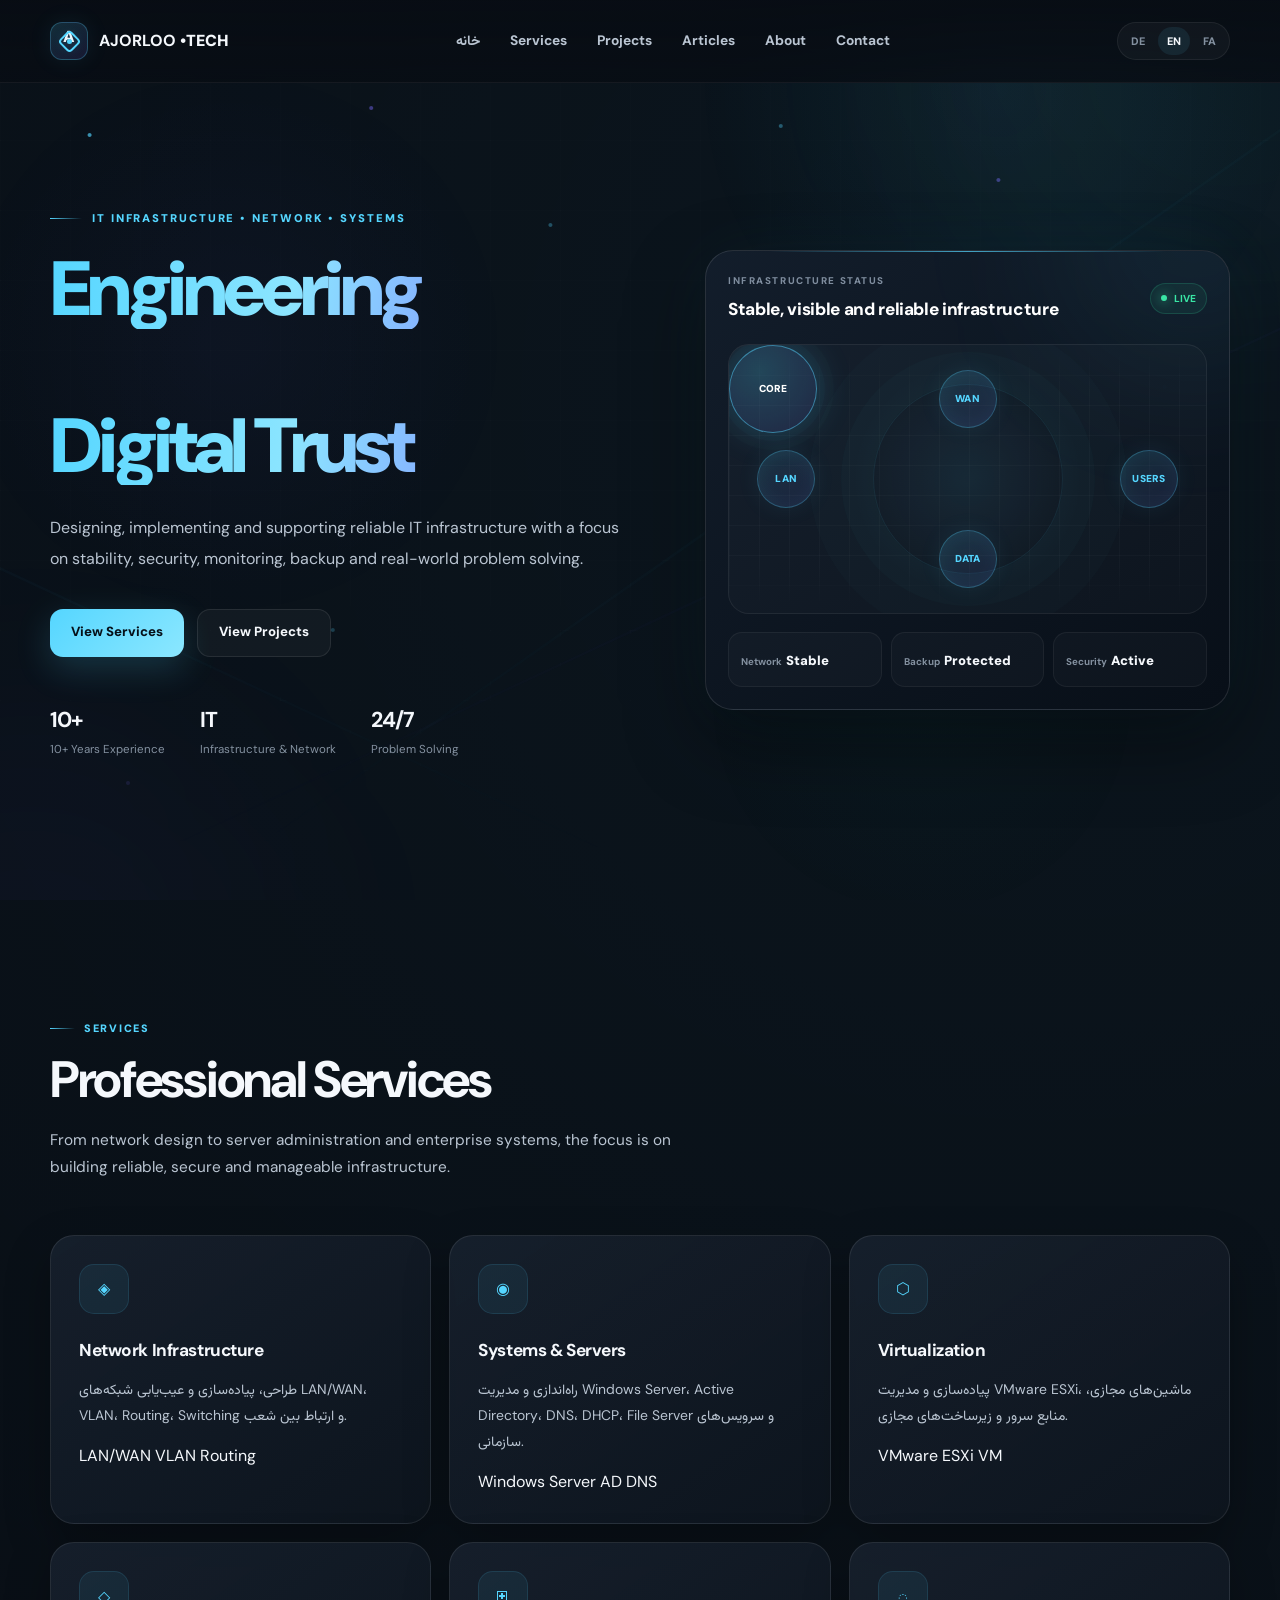
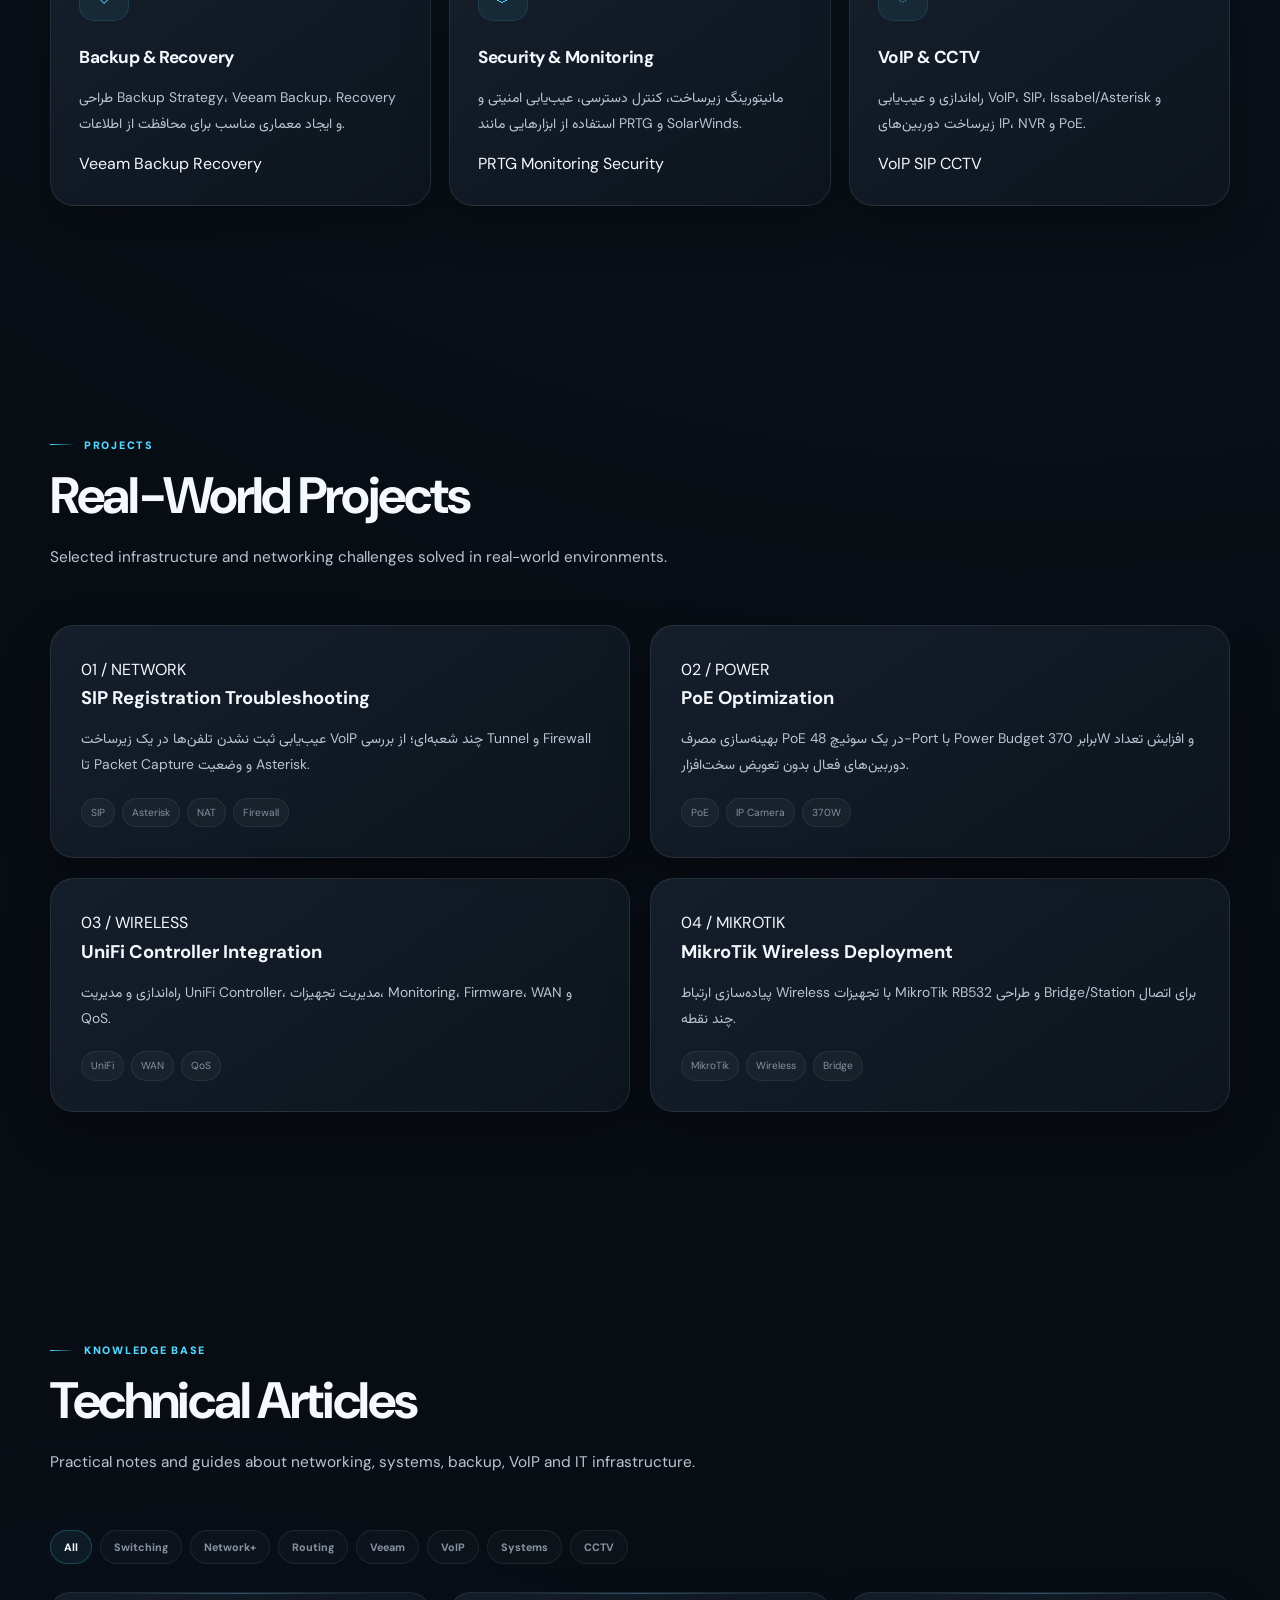
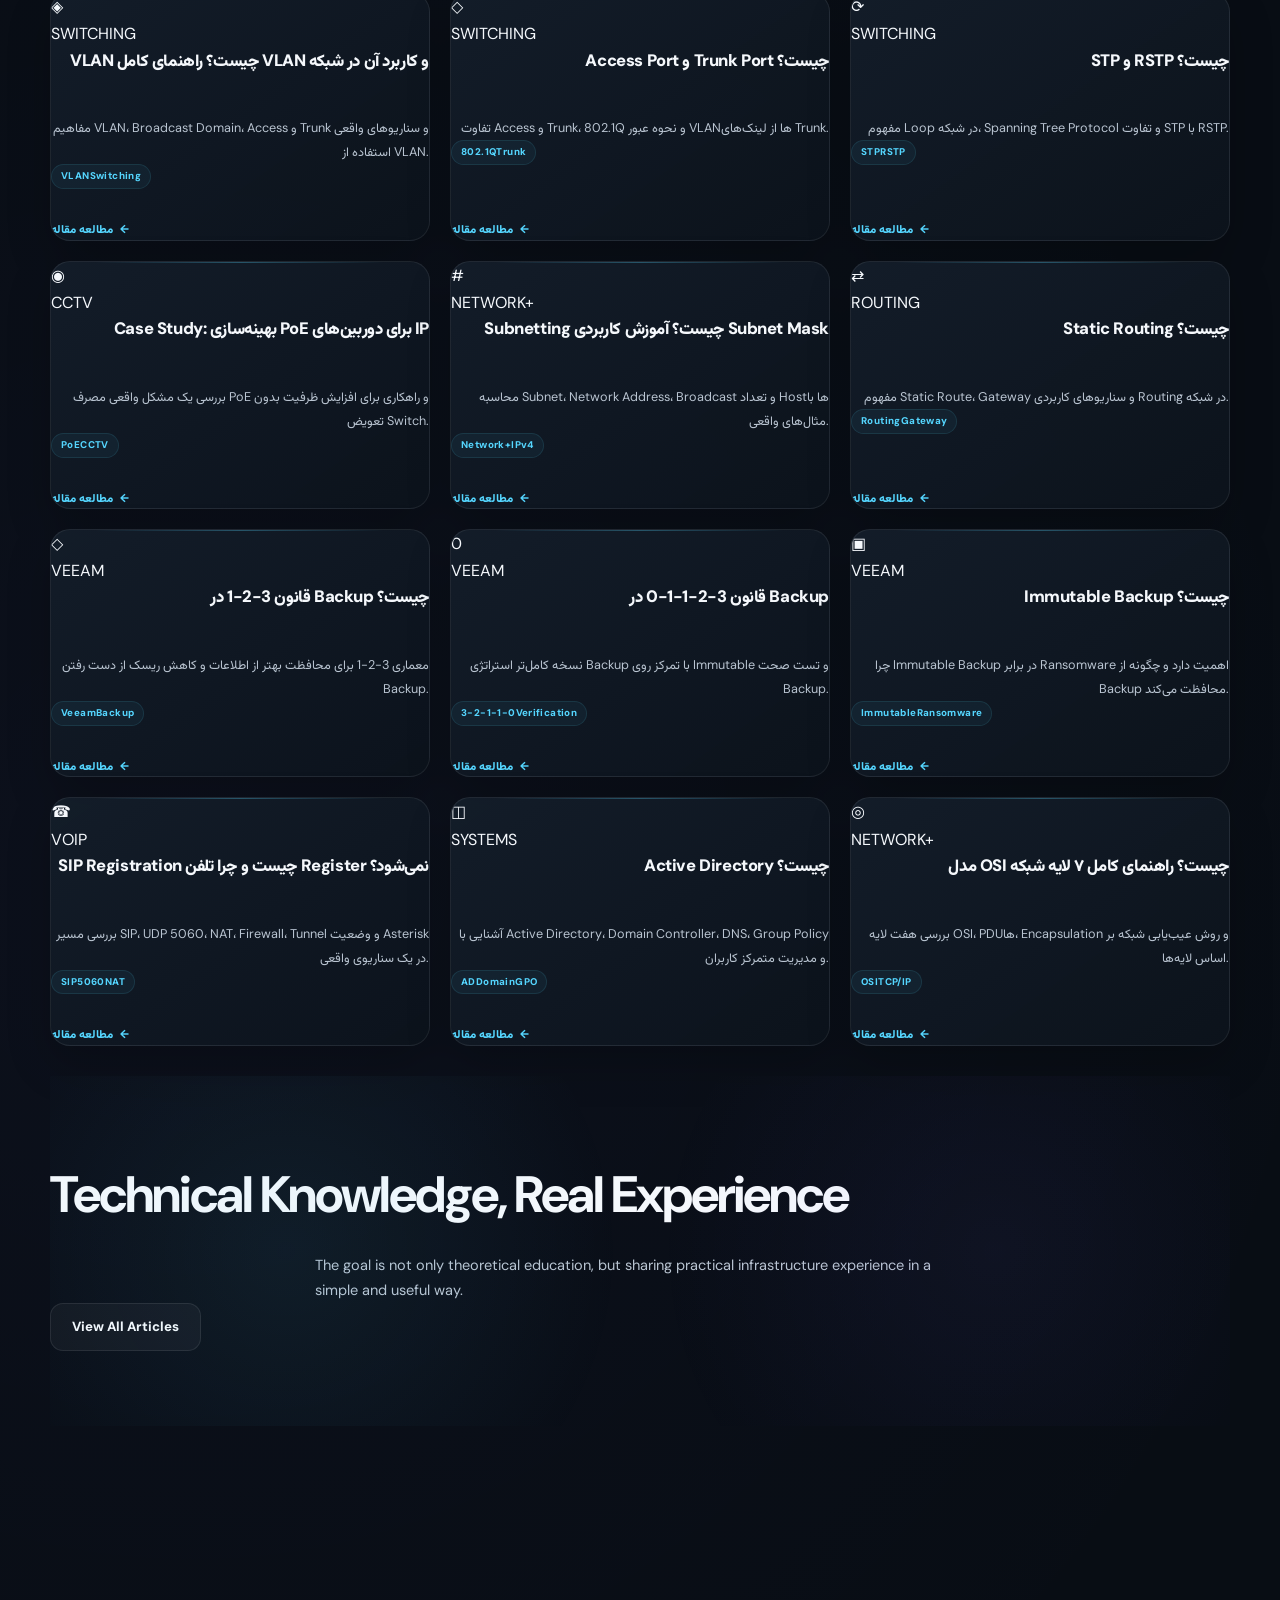
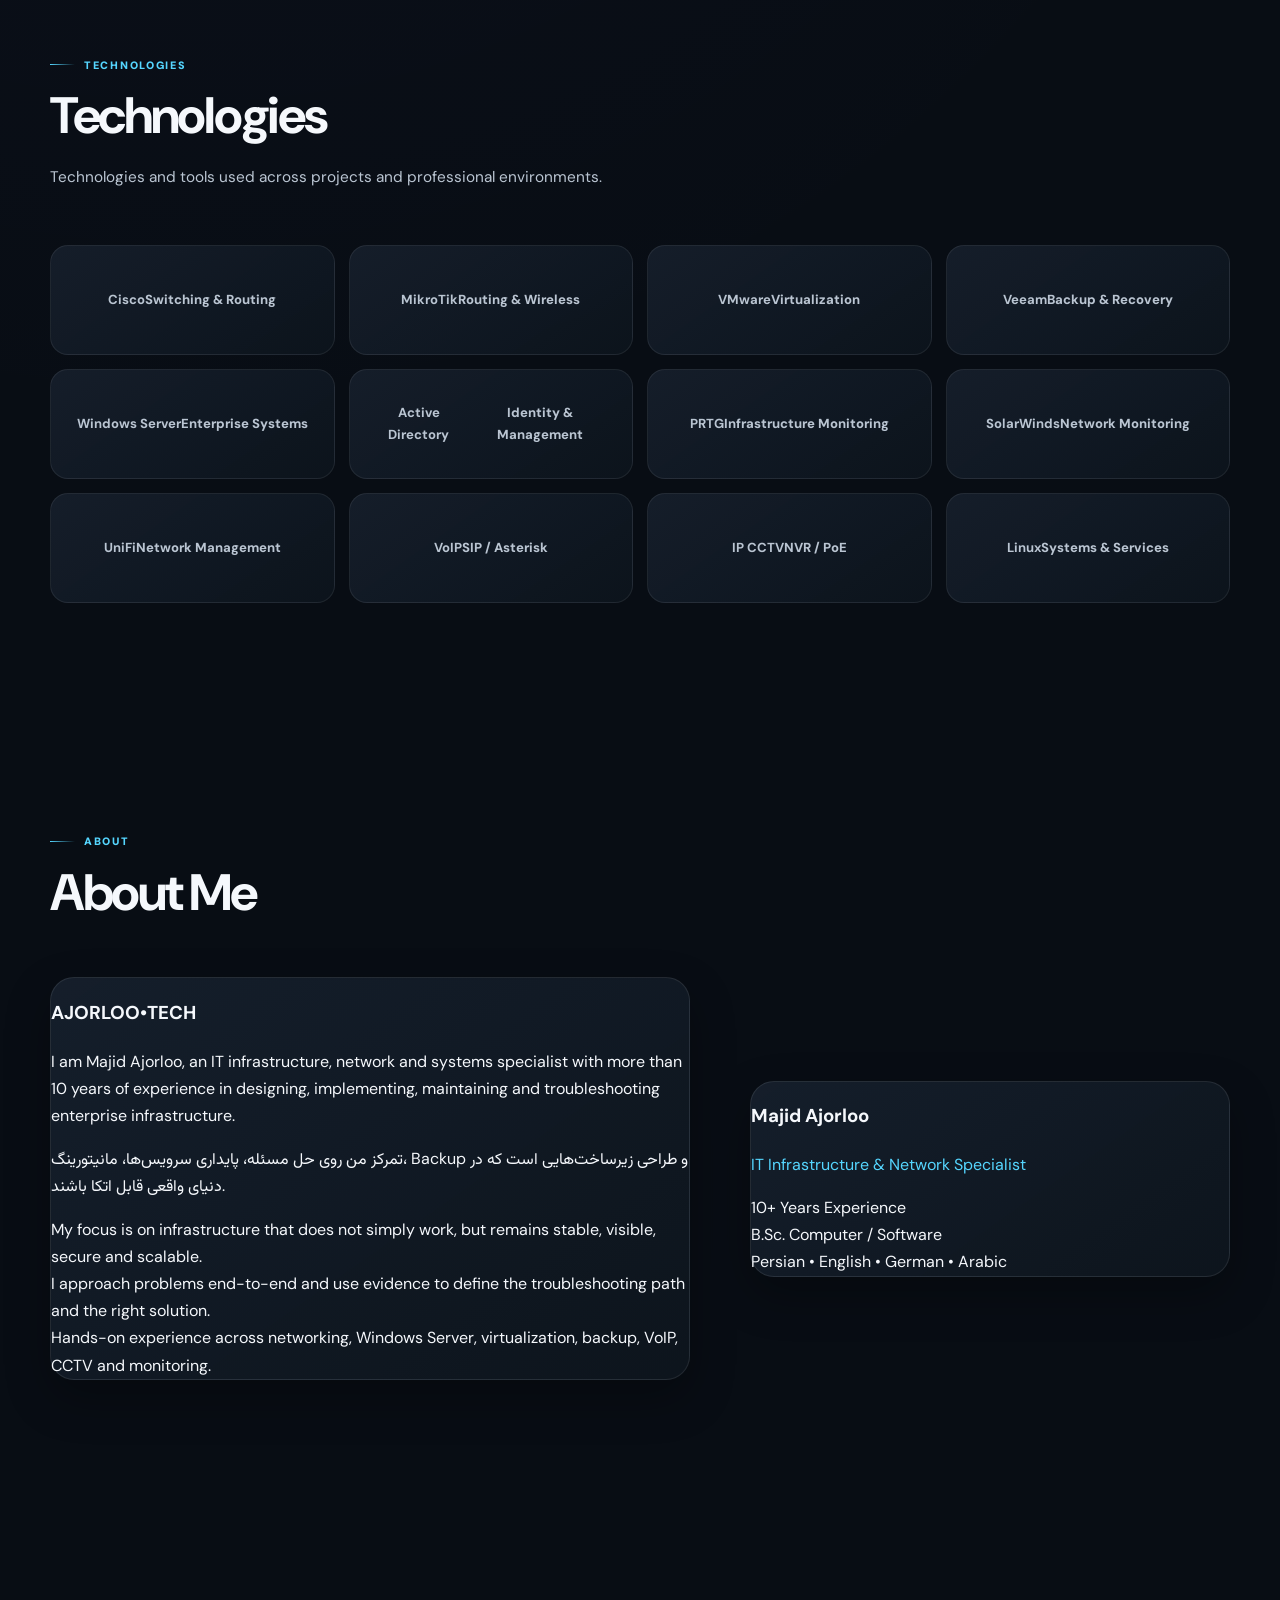
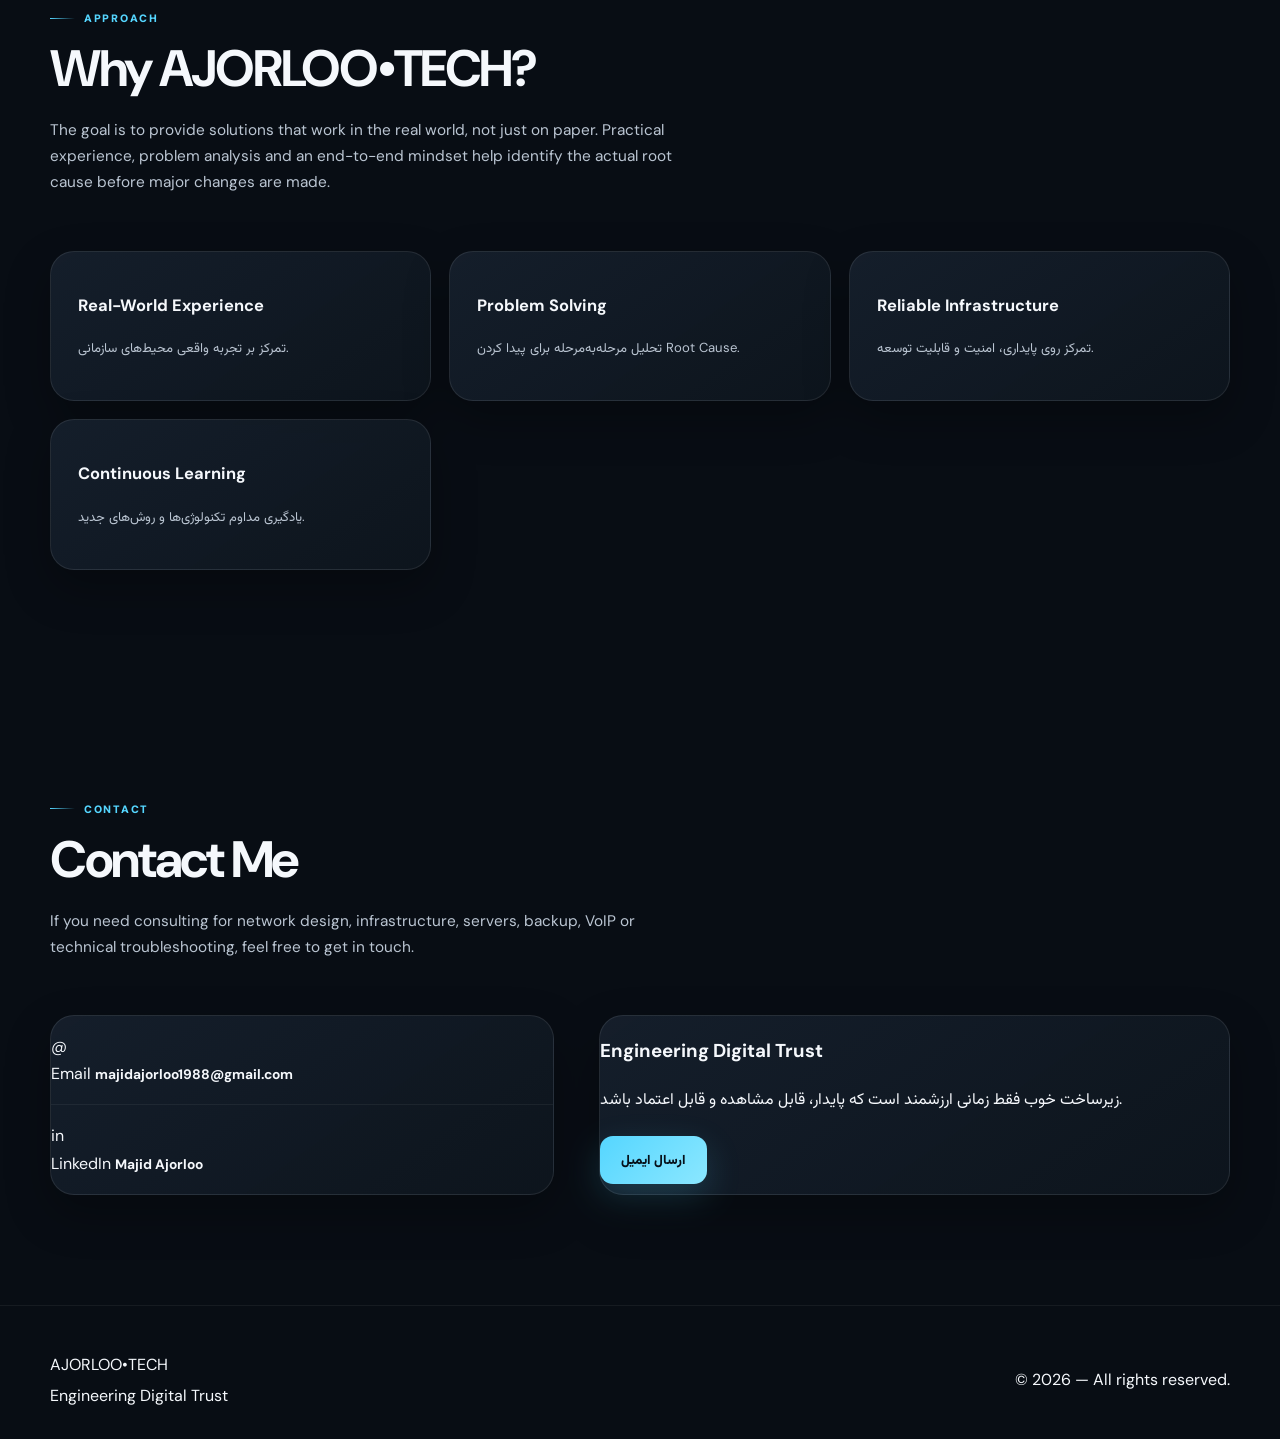
<file: index.html>
<!DOCTYPE html>
<html lang="fa" dir="rtl">

<head>
  <meta charset="UTF-8">

  <meta
    name="viewport"
    content="width=device-width, initial-scale=1.0"
  >

  <meta
    name="description"
    content="AJORLOO•TECH — IT Infrastructure, Network, Systems, Backup, VoIP, CCTV and Technical Knowledge Base."
  >

  <meta
    name="keywords"
    content="IT Infrastructure, Network, Cisco, MikroTik, VMware, Veeam, Windows Server, Active Directory, VoIP, CCTV, Backup, Network+"
  >

  <meta
    name="author"
    content="Majid Ajorloo"
  >

  <meta
    name="theme-color"
    content="#0a0f16"
  >

  <title>
    AJORLOO•TECH | Engineering Digital Trust
  </title>

  <!-- =========================
       FONTS
  ========================== -->

  <link
    rel="preconnect"
    href="https://fonts.googleapis.com"
  >

  <link
    rel="preconnect"
    href="https://fonts.gstatic.com"
    crossorigin
  >

  <link
    href="https://fonts.googleapis.com/css2?family=DM+Sans:wght@400;500;600;700;800&family=Vazirmatn:wght@400;500;600;700;800;900&display=swap"
    rel="stylesheet"
  >

  <!-- =========================
       STYLES
  ========================== -->

  <link
    rel="stylesheet"
    href="styles.css"
  >
</head>


<body>

  <!-- =========================================================
       HEADER
  ========================================================== -->

  <header class="site-header">

    <div class="container header-inner">

      <!-- BRAND -->

      <a
        href="#home"
        class="brand"
        aria-label="AJORLOO TECH"
      >

        <span class="brand-mark" aria-hidden="true">
          <span>A</span>
          <b>•</b>
          <span>T</span>
        </span>

        <span class="brand-text">
          <strong>AJORLOO</strong>
          <span>•TECH</span>
        </span>

      </a>


      <!-- NAVIGATION -->

      <nav
        class="main-nav"
        id="mainNav"
        aria-label="Main Navigation"
      >

        <a
          href="#home"
          class="nav-link active"
          data-i18n="navHome"
        >
          خانه
        </a>

        <a
          href="#services"
          class="nav-link"
          data-i18n="navServices"
        >
          خدمات
        </a>

        <a
          href="#projects"
          class="nav-link"
          data-i18n="navProjects"
        >
          پروژه‌ها
        </a>

        <a
          href="#articles"
          class="nav-link"
          data-i18n="navArticles"
        >
          مقالات
        </a>

        <a
          href="#about"
          class="nav-link"
          data-i18n="navAbout"
        >
          درباره من
        </a>

        <a
          href="#contact"
          class="nav-link"
          data-i18n="navContact"
        >
          تماس
        </a>

      </nav>


      <!-- LANGUAGE -->

      <div
        class="language-switcher"
        aria-label="Language selector"
      >

        <button
          type="button"
          class="lang-btn"
          data-lang="de"
          aria-pressed="false"
        >
          DE
        </button>

        <button
          type="button"
          class="lang-btn"
          data-lang="en"
          aria-pressed="false"
        >
          EN
        </button>

        <button
          type="button"
          class="lang-btn active"
          data-lang="fa"
          aria-pressed="true"
        >
          FA
        </button>

      </div>


      <!-- MOBILE MENU -->

      <button
        type="button"
        class="menu-toggle mobile-menu-toggle"
        id="menuToggle"
        aria-label="باز کردن منو"
        aria-expanded="false"
        aria-controls="mainNav"
      >

        <span></span>
        <span></span>
        <span></span>

      </button>

    </div>

  </header>


  <!-- =========================================================
       MAIN
  ========================================================== -->

  <main>


    <!-- =======================================================
         HERO
    ======================================================== -->

    <section
      class="hero"
      id="home"
    >

      <div class="container hero-grid">


        <!-- HERO CONTENT -->

        <div class="hero-content">

          <div
            class="hero-eyebrow"
            data-i18n="heroEyebrow"
          >
            IT INFRASTRUCTURE • NETWORK • SYSTEMS
          </div>


          <h1>

            <span data-i18n="heroTitle1">
              Engineering
            </span>

            <br>

            <span data-i18n="heroTitle2">
              Digital Trust
            </span>

          </h1>


          <p
            class="hero-description"
            data-i18n="heroDescription"
          >
            طراحی، پیاده‌سازی و پشتیبانی زیرساخت‌های شبکه و سیستم؛
            با تمرکز بر پایداری، امنیت، مانیتورینگ، Backup و حل مسئله
            در محیط‌های واقعی.
          </p>


          <div class="hero-actions">

            <a
              href="#services"
              class="btn btn-primary"
              data-i18n="heroPrimaryButton"
            >
              مشاهده خدمات
            </a>

            <a
              href="#projects"
              class="btn btn-secondary"
              data-i18n="heroSecondaryButton"
            >
              مشاهده پروژه‌ها
            </a>

          </div>


          <!-- HERO STATS -->

          <div class="hero-stats">

            <div class="hero-stat">

              <strong>
                10+
              </strong>

              <span data-i18n="statExperience">
                سال تجربه
              </span>

            </div>


            <div class="hero-stat">

              <strong>
                IT
              </strong>

              <span data-i18n="statInfrastructure">
                زیرساخت و شبکه
              </span>

            </div>


            <div class="hero-stat">

              <strong>
                24/7
              </strong>

              <span data-i18n="statMindset">
                Problem Solving
              </span>

            </div>

          </div>

        </div>


        <!-- ===================================================
             HERO DASHBOARD
        ==================================================== -->

        <div class="hero-dashboard">


          <!-- DASHBOARD HEADER -->

          <div class="dashboard-header">

            <div>

              <div
                class="dashboard-label"
                data-i18n="dashboardLabel"
              >
                INFRASTRUCTURE STATUS
              </div>

              <div
                class="dashboard-title"
                data-i18n="dashboardTitle"
              >
                زیرساخت پایدار، قابل مشاهده و قابل اعتماد
              </div>

            </div>


            <div
              class="dashboard-status"
              data-i18n="dashboardLive"
            >
              LIVE
            </div>

          </div>


          <!-- =================================================
               NETWORK VISUAL
          ================================================== -->

          <div class="network-visual">

            <div class="network-lines">

              <span class="line line-top"></span>
              <span class="line line-bottom"></span>
              <span class="line line-left"></span>
              <span class="line line-right"></span>

            </div>


            <div class="network-pulse"></div>


            <div class="network-node top">
              <span>WAN</span>
            </div>

            <div class="network-node left">
              <span>LAN</span>
            </div>

            <div class="network-node center">
              <span>CORE</span>
            </div>

            <div class="network-node right">
              <span>USERS</span>
            </div>

            <div class="network-node bottom">
              <span>DATA</span>
            </div>

          </div>


          <!-- =================================================
               METRICS
          ================================================== -->

          <div class="dashboard-metrics">


            <div class="metric">

              <span
                class="metric-label"
                data-i18n="metricNetwork"
              >
                Network
              </span>

              <strong
                class="metric-value"
                data-i18n="metricNetworkValue"
              >
                Stable
              </strong>

            </div>


            <div class="metric">

              <span
                class="metric-label"
                data-i18n="metricBackup"
              >
                Backup
              </span>

              <strong
                class="metric-value"
                data-i18n="metricBackupValue"
              >
                Protected
              </strong>

            </div>


            <div class="metric">

              <span
                class="metric-label"
                data-i18n="metricSecurity"
              >
                Security
              </span>

              <strong
                class="metric-value"
                data-i18n="metricSecurityValue"
              >
                Active
              </strong>

            </div>

          </div>

        </div>

      </div>

    </section>


    <!-- =======================================================
         SERVICES
    ======================================================== -->

    <section
      class="section"
      id="services"
    >

      <div class="container">

        <div class="section-heading">

          <div class="section-eyebrow">
            SERVICES
          </div>

          <h2 data-i18n="servicesTitle">
            خدمات تخصصی
          </h2>

          <p data-i18n="servicesDescription">
            از طراحی شبکه تا نگهداری سرورها و سیستم‌های سازمانی؛
            تمرکز من روی ساخت زیرساختی پایدار، امن و قابل مدیریت است.
          </p>

        </div>


        <div class="services-grid">


          <!-- SERVICE 1 -->

          <article class="card service-card">

            <div class="service-icon">
              ◈
            </div>

            <h3 data-i18n="service1Title">
              Network Infrastructure
            </h3>

            <p data-i18n="service1Text">
              طراحی، پیاده‌سازی و عیب‌یابی شبکه‌های LAN/WAN،
              VLAN، Routing، Switching و ارتباط بین شعب.
            </p>

            <div class="service-tags">

              <span>LAN/WAN</span>
              <span>VLAN</span>
              <span>Routing</span>

            </div>

          </article>


          <!-- SERVICE 2 -->

          <article class="card service-card">

            <div class="service-icon">
              ◉
            </div>

            <h3 data-i18n="service2Title">
              Systems & Servers
            </h3>

            <p data-i18n="service2Text">
              راه‌اندازی و مدیریت Windows Server،
              Active Directory، DNS، DHCP، File Server
              و سرویس‌های سازمانی.
            </p>

            <div class="service-tags">

              <span>Windows Server</span>
              <span>AD</span>
              <span>DNS</span>

            </div>

          </article>


          <!-- SERVICE 3 -->

          <article class="card service-card">

            <div class="service-icon">
              ⬡
            </div>

            <h3 data-i18n="service3Title">
              Virtualization
            </h3>

            <p data-i18n="service3Text">
              پیاده‌سازی و مدیریت VMware ESXi،
              ماشین‌های مجازی، منابع سرور و زیرساخت‌های مجازی.
            </p>

            <div class="service-tags">

              <span>VMware</span>
              <span>ESXi</span>
              <span>VM</span>

            </div>

          </article>


          <!-- SERVICE 4 -->

          <article class="card service-card">

            <div class="service-icon">
              ◇
            </div>

            <h3 data-i18n="service4Title">
              Backup & Recovery
            </h3>

            <p data-i18n="service4Text">
              طراحی Backup Strategy، Veeam Backup،
              Recovery و ایجاد معماری مناسب برای محافظت از اطلاعات.
            </p>

            <div class="service-tags">

              <span>Veeam</span>
              <span>Backup</span>
              <span>Recovery</span>

            </div>

          </article>


          <!-- SERVICE 5 -->

          <article class="card service-card">

            <div class="service-icon">
              ⛨
            </div>

            <h3 data-i18n="service5Title">
              Security & Monitoring
            </h3>

            <p data-i18n="service5Text">
              مانیتورینگ زیرساخت، کنترل دسترسی،
              عیب‌یابی امنیتی و استفاده از ابزارهایی مانند
              PRTG و SolarWinds.
            </p>

            <div class="service-tags">

              <span>PRTG</span>
              <span>Monitoring</span>
              <span>Security</span>

            </div>

          </article>


          <!-- SERVICE 6 -->

          <article class="card service-card">

            <div class="service-icon">
              ◌
            </div>

            <h3 data-i18n="service6Title">
              VoIP & CCTV
            </h3>

            <p data-i18n="service6Text">
              راه‌اندازی و عیب‌یابی VoIP، SIP،
              Issabel/Asterisk و زیرساخت دوربین‌های IP،
              NVR و PoE.
            </p>

            <div class="service-tags">

              <span>VoIP</span>
              <span>SIP</span>
              <span>CCTV</span>

            </div>

          </article>

        </div>

      </div>

    </section>


    <!-- =======================================================
         PROJECTS
    ======================================================== -->

    <section
      class="section"
      id="projects"
    >

      <div class="container">

        <div class="section-heading">

          <div class="section-eyebrow">
            PROJECTS
          </div>

          <h2 data-i18n="projectsTitle">
            پروژه‌های واقعی
          </h2>

          <p data-i18n="projectsDescription">
            نمونه‌هایی از چالش‌ها و راهکارهایی که در محیط‌های واقعی
            زیرساخت و شبکه با آن‌ها درگیر بوده‌ام.
          </p>

        </div>


        <div class="projects-grid">


          <!-- PROJECT 1 -->

          <article class="card project-card featured">

            <div class="project-number">
              01 / NETWORK
            </div>

            <h3 data-i18n="project1Title">
              SIP Registration Troubleshooting
            </h3>

            <p data-i18n="project1Text">
              عیب‌یابی ثبت نشدن تلفن‌ها در یک زیرساخت VoIP
              چند شعبه‌ای؛ از بررسی Tunnel و Firewall تا
              Packet Capture و وضعیت Asterisk.
            </p>

            <div class="project-tags">

              <span>SIP</span>
              <span>Asterisk</span>
              <span>NAT</span>
              <span>Firewall</span>

            </div>

          </article>


          <!-- PROJECT 2 -->

          <article class="card project-card">

            <div class="project-number">
              02 / POWER
            </div>

            <h3 data-i18n="project2Title">
              PoE Optimization
            </h3>

            <p data-i18n="project2Text">
              بهینه‌سازی مصرف PoE در یک سوئیچ 48-Port
              با Power Budget برابر 370W و افزایش تعداد
              دوربین‌های فعال بدون تعویض سخت‌افزار.
            </p>

            <div class="project-tags">

              <span>PoE</span>
              <span>IP Camera</span>
              <span>370W</span>

            </div>

          </article>


          <!-- PROJECT 3 -->

          <article class="card project-card">

            <div class="project-number">
              03 / WIRELESS
            </div>

            <h3 data-i18n="project3Title">
              UniFi Controller Integration
            </h3>

            <p data-i18n="project3Text">
              راه‌اندازی و مدیریت UniFi Controller،
              مدیریت تجهیزات، Monitoring، Firmware،
              WAN و QoS.
            </p>

            <div class="project-tags">

              <span>UniFi</span>
              <span>WAN</span>
              <span>QoS</span>

            </div>

          </article>


          <!-- PROJECT 4 -->

          <article class="card project-card">

            <div class="project-number">
              04 / MIKROTIK
            </div>

            <h3 data-i18n="project4Title">
              MikroTik Wireless Deployment
            </h3>

            <p data-i18n="project4Text">
              پیاده‌سازی ارتباط Wireless با تجهیزات MikroTik
              RB532 و طراحی Bridge/Station برای اتصال چند نقطه.
            </p>

            <div class="project-tags">

              <span>MikroTik</span>
              <span>Wireless</span>
              <span>Bridge</span>

            </div>

          </article>

        </div>

      </div>

    </section>


    <!-- =======================================================
         ARTICLES
    ======================================================== -->

    <section
      class="section"
      id="articles"
    >

      <div class="container">

        <div class="section-heading">

          <div class="section-eyebrow">
            KNOWLEDGE BASE
          </div>

          <h2 data-i18n="articlesTitle">
            مقالات فنی
          </h2>

          <p data-i18n="articlesDescription">
            یادداشت‌ها و آموزش‌های کاربردی درباره شبکه،
            سیستم، Backup، VoIP و زیرساخت IT.
          </p>

        </div>


        <!-- ARTICLE FILTERS -->

        <div class="article-filters">

          <button
            type="button"
            class="article-filter active"
            data-category="all"
            data-i18n="articleFilterAll"
          >
            همه
          </button>

          <button
            type="button"
            class="article-filter"
            data-category="switching"
            data-i18n="articleFilterSwitching"
          >
            Switching
          </button>

          <button
            type="button"
            class="article-filter"
            data-category="networkplus"
            data-i18n="articleFilterNetworkPlus"
          >
            Network+
          </button>

          <button
            type="button"
            class="article-filter"
            data-category="routing"
            data-i18n="articleFilterRouting"
          >
            Routing
          </button>

          <button
            type="button"
            class="article-filter"
            data-category="veeam"
            data-i18n="articleFilterVeeam"
          >
            Veeam
          </button>

          <button
            type="button"
            class="article-filter"
            data-category="voip"
            data-i18n="articleFilterVoip"
          >
            VoIP
          </button>

          <button
            type="button"
            class="article-filter"
            data-category="systems"
            data-i18n="articleFilterSystems"
          >
            Systems
          </button>

          <button
            type="button"
            class="article-filter"
            data-category="cctv"
            data-i18n="articleFilterCctv"
          >
            CCTV
          </button>

        </div>


        <!-- ARTICLES GRID -->

        <div class="articles-grid">


          <!-- ARTICLE 1 -->

          <article
            class="card article-card featured"
            data-category="switching"
          >

            <div class="article-icon">
              ◈
            </div>

            <div class="article-category">
              SWITCHING
            </div>

            <h3 data-i18n="article1Title">
              VLAN چیست؟ راهنمای کامل VLAN و کاربرد آن در شبکه
            </h3>

            <p data-i18n="article1Text">
              مفاهیم VLAN، Broadcast Domain، Access و Trunk
              و سناریوهای واقعی استفاده از VLAN.
            </p>

            <div class="article-meta">
              <span>VLAN</span>
              <span>Switching</span>
            </div>

            <a
              href="articles/vlan.html"
              class="article-link"
            >
              <span data-i18n="readArticle">
                مطالعه مقاله
              </span>
              <span>←</span>
            </a>

          </article>


          <!-- ARTICLE 2 -->

          <article
            class="card article-card"
            data-category="switching"
          >

            <div class="article-icon">
              ◇
            </div>

            <div class="article-category">
              SWITCHING
            </div>

            <h3 data-i18n="article2Title">
              Access Port و Trunk Port چیست؟
            </h3>

            <p data-i18n="article2Text">
              تفاوت Access و Trunk، 802.1Q و نحوه عبور VLANها
              از لینک‌های Trunk.
            </p>

            <div class="article-meta">
              <span>802.1Q</span>
              <span>Trunk</span>
            </div>

            <a
              href="articles/access-vs-trunk.html"
              class="article-link"
            >
              <span data-i18n="readArticle">
                مطالعه مقاله
              </span>
              <span>←</span>
            </a>

          </article>


          <!-- ARTICLE 3 -->

          <article
            class="card article-card"
            data-category="switching"
          >

            <div class="article-icon">
              ⟳
            </div>

            <div class="article-category">
              SWITCHING
            </div>

            <h3 data-i18n="article3Title">
              STP و RSTP چیست؟
            </h3>

            <p data-i18n="article3Text">
              مفهوم Loop در شبکه، Spanning Tree Protocol
              و تفاوت STP با RSTP.
            </p>

            <div class="article-meta">
              <span>STP</span>
              <span>RSTP</span>
            </div>

            <a
              href="articles/stp-rstp.html"
              class="article-link"
            >
              <span data-i18n="readArticle">
                مطالعه مقاله
              </span>
              <span>←</span>
            </a>

          </article>


          <!-- ARTICLE 4 -->

          <article
            class="card article-card"
            data-category="cctv"
          >

            <div class="article-icon">
              ◉
            </div>

            <div class="article-category">
              CCTV
            </div>

            <h3 data-i18n="article4Title">
              Case Study: بهینه‌سازی PoE برای دوربین‌های IP
            </h3>

            <p data-i18n="article4Text">
              بررسی یک مشکل واقعی مصرف PoE و راهکاری
              برای افزایش ظرفیت بدون تعویض Switch.
            </p>

            <div class="article-meta">
              <span>PoE</span>
              <span>CCTV</span>
            </div>

            <a
              href="articles/poe-cctv-case-study.html"
              class="article-link"
            >
              <span data-i18n="readArticle">
                مطالعه مقاله
              </span>
              <span>←</span>
            </a>

          </article>


          <!-- ARTICLE 5 -->

          <article
            class="card article-card"
            data-category="networkplus"
          >

            <div class="article-icon">
              #
            </div>

            <div class="article-category">
              NETWORK+
            </div>

            <h3 data-i18n="article5Title">
              Subnetting چیست؟ آموزش کاربردی Subnet Mask
            </h3>

            <p data-i18n="article5Text">
              محاسبه Subnet، Network Address، Broadcast
              و تعداد Hostها با مثال‌های واقعی.
            </p>

            <div class="article-meta">
              <span>Network+</span>
              <span>IPv4</span>
            </div>

            <a
              href="articles/subnetting.html"
              class="article-link"
            >
              <span data-i18n="readArticle">
                مطالعه مقاله
              </span>
              <span>←</span>
            </a>

          </article>


          <!-- ARTICLE 6 -->

          <article
            class="card article-card"
            data-category="routing"
          >

            <div class="article-icon">
              ⇄
            </div>

            <div class="article-category">
              ROUTING
            </div>

            <h3 data-i18n="article6Title">
              Static Routing چیست؟
            </h3>

            <p data-i18n="article6Text">
              مفهوم Static Route، Gateway و سناریوهای
              کاربردی Routing در شبکه.
            </p>

            <div class="article-meta">
              <span>Routing</span>
              <span>Gateway</span>
            </div>

            <a
              href="articles/static-routing.html"
              class="article-link"
            >
              <span data-i18n="readArticle">
                مطالعه مقاله
              </span>
              <span>←</span>
            </a>

          </article>


          <!-- ARTICLE 7 -->

          <article
            class="card article-card featured"
            data-category="veeam"
          >

            <div class="article-icon">
              ◇
            </div>

            <div class="article-category">
              VEEAM
            </div>

            <h3 data-i18n="article7Title">
              قانون 3-2-1 در Backup چیست؟
            </h3>

            <p data-i18n="article7Text">
              معماری 3-2-1 برای محافظت بهتر از اطلاعات
              و کاهش ریسک از دست رفتن Backup.
            </p>

            <div class="article-meta">
              <span>Veeam</span>
              <span>Backup</span>
            </div>

            <a
              href="articles/veeam-321.html"
              class="article-link"
            >
              <span data-i18n="readArticle">
                مطالعه مقاله
              </span>
              <span>←</span>
            </a>

          </article>


          <!-- ARTICLE 8 -->

          <article
            class="card article-card"
            data-category="veeam"
          >

            <div class="article-icon">
              0
            </div>

            <div class="article-category">
              VEEAM
            </div>

            <h3 data-i18n="article8Title">
              قانون 3-2-1-1-0 در Backup
            </h3>

            <p data-i18n="article8Text">
              نسخه کامل‌تر استراتژی Backup با تمرکز روی
              Immutable و تست صحت Backup.
            </p>

            <div class="article-meta">
              <span>3-2-1-1-0</span>
              <span>Verification</span>
            </div>

            <a
              href="articles/veeam-32110.html"
              class="article-link"
            >
              <span data-i18n="readArticle">
                مطالعه مقاله
              </span>
              <span>←</span>
            </a>

          </article>


          <!-- ARTICLE 9 -->

          <article
            class="card article-card"
            data-category="veeam"
          >

            <div class="article-icon">
              ▣
            </div>

            <div class="article-category">
              VEEAM
            </div>

            <h3 data-i18n="article9Title">
              Immutable Backup چیست؟
            </h3>

            <p data-i18n="article9Text">
              چرا Immutable Backup در برابر Ransomware
              اهمیت دارد و چگونه از Backup محافظت می‌کند.
            </p>

            <div class="article-meta">
              <span>Immutable</span>
              <span>Ransomware</span>
            </div>

            <a
              href="articles/immutable-backup.html"
              class="article-link"
            >
              <span data-i18n="readArticle">
                مطالعه مقاله
              </span>
              <span>←</span>
            </a>

          </article>


          <!-- ARTICLE 10 -->

          <article
            class="card article-card"
            data-category="voip"
          >

            <div class="article-icon">
              ☎
            </div>

            <div class="article-category">
              VOIP
            </div>

            <h3 data-i18n="article10Title">
              SIP Registration چیست و چرا تلفن Register نمی‌شود؟
            </h3>

            <p data-i18n="article10Text">
              بررسی مسیر SIP، UDP 5060، NAT، Firewall،
              Tunnel و وضعیت Asterisk در یک سناریوی واقعی.
            </p>

            <div class="article-meta">
              <span>SIP</span>
              <span>5060</span>
              <span>NAT</span>
            </div>

            <a
              href="articles/sip-register.html"
              class="article-link"
            >
              <span data-i18n="readArticle">
                مطالعه مقاله
              </span>
              <span>←</span>
            </a>

          </article>


          <!-- ARTICLE 11 -->

          <article
            class="card article-card"
            data-category="systems"
          >

            <div class="article-icon">
              ◫
            </div>

            <div class="article-category">
              SYSTEMS
            </div>

            <h3 data-i18n="article11Title">
              Active Directory چیست؟
            </h3>

            <p data-i18n="article11Text">
              آشنایی با Active Directory، Domain Controller،
              DNS، Group Policy و مدیریت متمرکز کاربران.
            </p>

            <div class="article-meta">
              <span>AD</span>
              <span>Domain</span>
              <span>GPO</span>
            </div>

            <a
              href="articles/active-directory.html"
              class="article-link"
            >
              <span data-i18n="readArticle">
                مطالعه مقاله
              </span>
              <span>←</span>
            </a>

          </article>


          <!-- ARTICLE 12 -->

          <article
            class="card article-card"
            data-category="networkplus"
          >

            <div class="article-icon">
              ◎
            </div>

            <div class="article-category">
              NETWORK+
            </div>

            <h3 data-i18n="article12Title">
              مدل OSI چیست؟ راهنمای کامل ۷ لایه شبکه
            </h3>

            <p data-i18n="article12Text">
              بررسی هفت لایه OSI، PDUها، Encapsulation
              و روش عیب‌یابی شبکه بر اساس لایه‌ها.
            </p>

            <div class="article-meta">
              <span>OSI</span>
              <span>TCP/IP</span>
            </div>

            <a
              href="articles/osi-model.html"
              class="article-link"
            >
              <span data-i18n="readArticle">
                مطالعه مقاله
              </span>
              <span>←</span>
            </a>

          </article>

        </div>


        <!-- ARTICLES CTA -->

        <div class="cta" style="margin-top: 30px;">

          <h2 data-i18n="articlesCtaTitle">
            دانش فنی، تجربه واقعی
          </h2>

          <p data-i18n="articlesCtaText">
            هدف این بخش فقط آموزش تئوری نیست؛
            تجربه‌های واقعی زیرساخت را به زبان ساده و کاربردی منتقل می‌کنم.
          </p>

          <a
            href="#articles"
            class="btn btn-secondary"
            data-i18n="articlesCtaButton"
          >
            مشاهده همه مقالات
          </a>

        </div>

      </div>

    </section>


    <!-- =======================================================
         TECHNOLOGIES
    ======================================================== -->

    <section
      class="section"
      id="technologies"
    >

      <div class="container">

        <div class="section-heading">

          <div class="section-eyebrow">
            TECHNOLOGIES
          </div>

          <h2 data-i18n="technologiesTitle">
            فناوری‌ها
          </h2>

          <p data-i18n="technologiesDescription">
            برخی از تکنولوژی‌ها و ابزارهایی که در پروژه‌ها
            و محیط‌های کاری با آن‌ها کار کرده‌ام.
          </p>

        </div>


        <div class="technologies-grid">


          <div class="technology-card">
            <strong>Cisco</strong>
            <span>Switching & Routing</span>
          </div>

          <div class="technology-card">
            <strong>MikroTik</strong>
            <span>Routing & Wireless</span>
          </div>

          <div class="technology-card">
            <strong>VMware</strong>
            <span>Virtualization</span>
          </div>

          <div class="technology-card">
            <strong>Veeam</strong>
            <span>Backup & Recovery</span>
          </div>

          <div class="technology-card">
            <strong>Windows Server</strong>
            <span>Enterprise Systems</span>
          </div>

          <div class="technology-card">
            <strong>Active Directory</strong>
            <span>Identity & Management</span>
          </div>

          <div class="technology-card">
            <strong>PRTG</strong>
            <span>Infrastructure Monitoring</span>
          </div>

          <div class="technology-card">
            <strong>SolarWinds</strong>
            <span>Network Monitoring</span>
          </div>

          <div class="technology-card">
            <strong>UniFi</strong>
            <span>Network Management</span>
          </div>

          <div class="technology-card">
            <strong>VoIP</strong>
            <span>SIP / Asterisk</span>
          </div>

          <div class="technology-card">
            <strong>IP CCTV</strong>
            <span>NVR / PoE</span>
          </div>

          <div class="technology-card">
            <strong>Linux</strong>
            <span>Systems & Services</span>
          </div>

        </div>

      </div>

    </section>


    <!-- =======================================================
         ABOUT
    ======================================================== -->

    <section
      class="section"
      id="about"
    >

      <div class="container">

        <div class="section-heading">

          <div class="section-eyebrow">
            ABOUT
          </div>

          <h2 data-i18n="aboutTitle">
            درباره من
          </h2>

        </div>


        <div class="about-grid">


          <!-- ABOUT TEXT -->

          <article class="card about-card">

            <h3>
              AJORLOO•TECH
            </h3>

            <p data-i18n="aboutText1">
              من مجید آجورلو هستم؛ متخصص زیرساخت IT،
              شبکه و سیستم با بیش از ۱۰ سال تجربه در طراحی،
              پیاده‌سازی، نگهداری و عیب‌یابی زیرساخت‌های سازمانی.
            </p>

            <p
              data-i18n="aboutText2"
              style="margin-top: 15px;"
            >
              تمرکز من روی حل مسئله، پایداری سرویس‌ها،
              مانیتورینگ، Backup و طراحی زیرساخت‌هایی است
              که در دنیای واقعی قابل اتکا باشند.
            </p>

            <ul class="about-list">

              <li data-i18n="aboutHighlight1">
                تمرکز من روی ساخت زیرساخت‌هایی است که فقط کار نکنند؛
                بلکه پایدار، قابل مشاهده، امن و قابل توسعه باشند.
              </li>

              <li data-i18n="aboutHighlight2">
                در پروژه‌ها ابتدا مسئله را از دید End-to-End بررسی می‌کنم
                و سپس بر اساس شواهد، مسیر عیب‌یابی و راهکار را مشخص می‌کنم.
              </li>

              <li data-i18n="aboutHighlight3">
                تجربه عملی در Network، Windows Server، Virtualization،
                Backup، VoIP، CCTV و Monitoring دارم.
              </li>

            </ul>

          </article>


          <!-- PROFILE -->

          <article class="card about-card">

            <h3 data-i18n="profileName">
              Majid Ajorloo
            </h3>

            <p
              data-i18n="profileRole"
              style="color: var(--accent);"
            >
              IT Infrastructure & Network Specialist
            </p>


            <ul class="about-list">

              <li data-i18n="profileExperience">
                10+ Years Experience
              </li>

              <li data-i18n="profileEducation">
                B.Sc. Computer / Software
              </li>

              <li data-i18n="profileLanguages">
                Persian • English • German • Arabic
              </li>

            </ul>

          </article>

        </div>

      </div>

    </section>


    <!-- =======================================================
         WHY
    ======================================================== -->

    <section class="section">

      <div class="container">

        <div class="section-heading">

          <div class="section-eyebrow">
            APPROACH
          </div>

          <h2 data-i18n="whyTitle">
            چرا AJORLOO•TECH؟
          </h2>

          <p data-i18n="whyDescription">
            هدف من ارائه راهکارهایی است که در دنیای واقعی
            قابل اجرا باشند؛ نه فقط روی کاغذ.
          </p>

        </div>


        <div class="why-grid">


          <article class="card why-card">

            <h3 data-i18n="why1Title">
              Real-World Experience
            </h3>

            <p data-i18n="why1Text">
              تمرکز بر تجربه واقعی محیط‌های سازمانی.
            </p>

          </article>


          <article class="card why-card">

            <h3 data-i18n="why2Title">
              Problem Solving
            </h3>

            <p data-i18n="why2Text">
              تحلیل مرحله‌به‌مرحله برای پیدا کردن Root Cause.
            </p>

          </article>


          <article class="card why-card">

            <h3 data-i18n="why3Title">
              Reliable Infrastructure
            </h3>

            <p data-i18n="why3Text">
              تمرکز روی پایداری، امنیت و قابلیت توسعه.
            </p>

          </article>


          <article class="card why-card">

            <h3 data-i18n="why4Title">
              Continuous Learning
            </h3>

            <p data-i18n="why4Text">
              یادگیری مداوم تکنولوژی‌ها و روش‌های جدید.
            </p>

          </article>

        </div>

      </div>

    </section>


    <!-- =======================================================
         CONTACT
    ======================================================== -->

    <section
      class="section"
      id="contact"
    >

      <div class="container">

        <div class="section-heading">

          <div class="section-eyebrow">
            CONTACT
          </div>

          <h2 data-i18n="contactTitle">
            ارتباط با من
          </h2>

          <p data-i18n="contactDescription">
            اگر برای طراحی شبکه، زیرساخت، سرور، Backup،
            VoIP یا عیب‌یابی یک مشکل فنی نیاز به مشاوره دارید،
            خوشحال می‌شوم در ارتباط باشیم.
          </p>

        </div>


        <div class="contact-grid">


          <!-- EMAIL -->

          <article class="card contact-card">

            <div class="contact-item">

              <div class="contact-item-icon">
                @
              </div>

              <div>

                <span data-i18n="contactEmail">
                  Email
                </span>

                <strong>
                  <a href="mailto:majidajorloo1988@gmail.com">
                    majidajorloo1988@gmail.com
                  </a>
                </strong>

              </div>

            </div>


            <!-- LINKEDIN -->

            <div class="contact-item">

              <div class="contact-item-icon">
                in
              </div>

              <div>

                <span data-i18n="contactLinkedin">
                  LinkedIn
                </span>

                <strong>
                  <a
                    href="https://ir.linkedin.com/in/majidajorloo"
                    target="_blank"
                    rel="noopener noreferrer"
                  >
                    Majid Ajorloo
                  </a>
                </strong>

              </div>

            </div>

          </article>


          <!-- CONTACT CTA -->

          <article class="card contact-card">

            <h3>
              Engineering Digital Trust
            </h3>

            <p
              style="margin-top: 12px;"
              data-i18n="contactCtaText"
            >
              زیرساخت خوب فقط زمانی ارزشمند است که
              پایدار، قابل مشاهده و قابل اعتماد باشد.
            </p>

            <div
              class="hero-actions"
              style="margin-top: 24px; margin-bottom: 0;"
            >

              <a
                href="mailto:majidajorloo1988@gmail.com"
                class="btn btn-primary"
                data-i18n="contactCtaButton"
              >
                ارسال ایمیل
              </a>

            </div>

          </article>

        </div>

      </div>

    </section>

  </main>


  <!-- =========================================================
       FOOTER
  ========================================================== -->

  <footer class="site-footer">

    <div class="container footer-inner">

      <div>

        <div class="footer-brand">
          AJORLOO•TECH
        </div>

        <div
          data-i18n="footerTagline"
          style="margin-top: 4px;"
        >
          Engineering Digital Trust
        </div>

      </div>


      <div>

        ©
        <span id="currentYear">
          2026
        </span>

        —

        <span data-i18n="footerRights">
          All rights reserved.
        </span>

      </div>

    </div>

  </footer>


  <!-- =========================================================
       BACK TO TOP
  ========================================================== -->

  <button
    type="button"
    class="back-to-top"
    id="backToTop"
    aria-label="بازگشت به بالا"
  >
    ↑
  </button>


  <!-- =========================================================
       JAVASCRIPT
  ========================================================== -->

  <script src="app.js"></script>

</body>

</html>
</file>
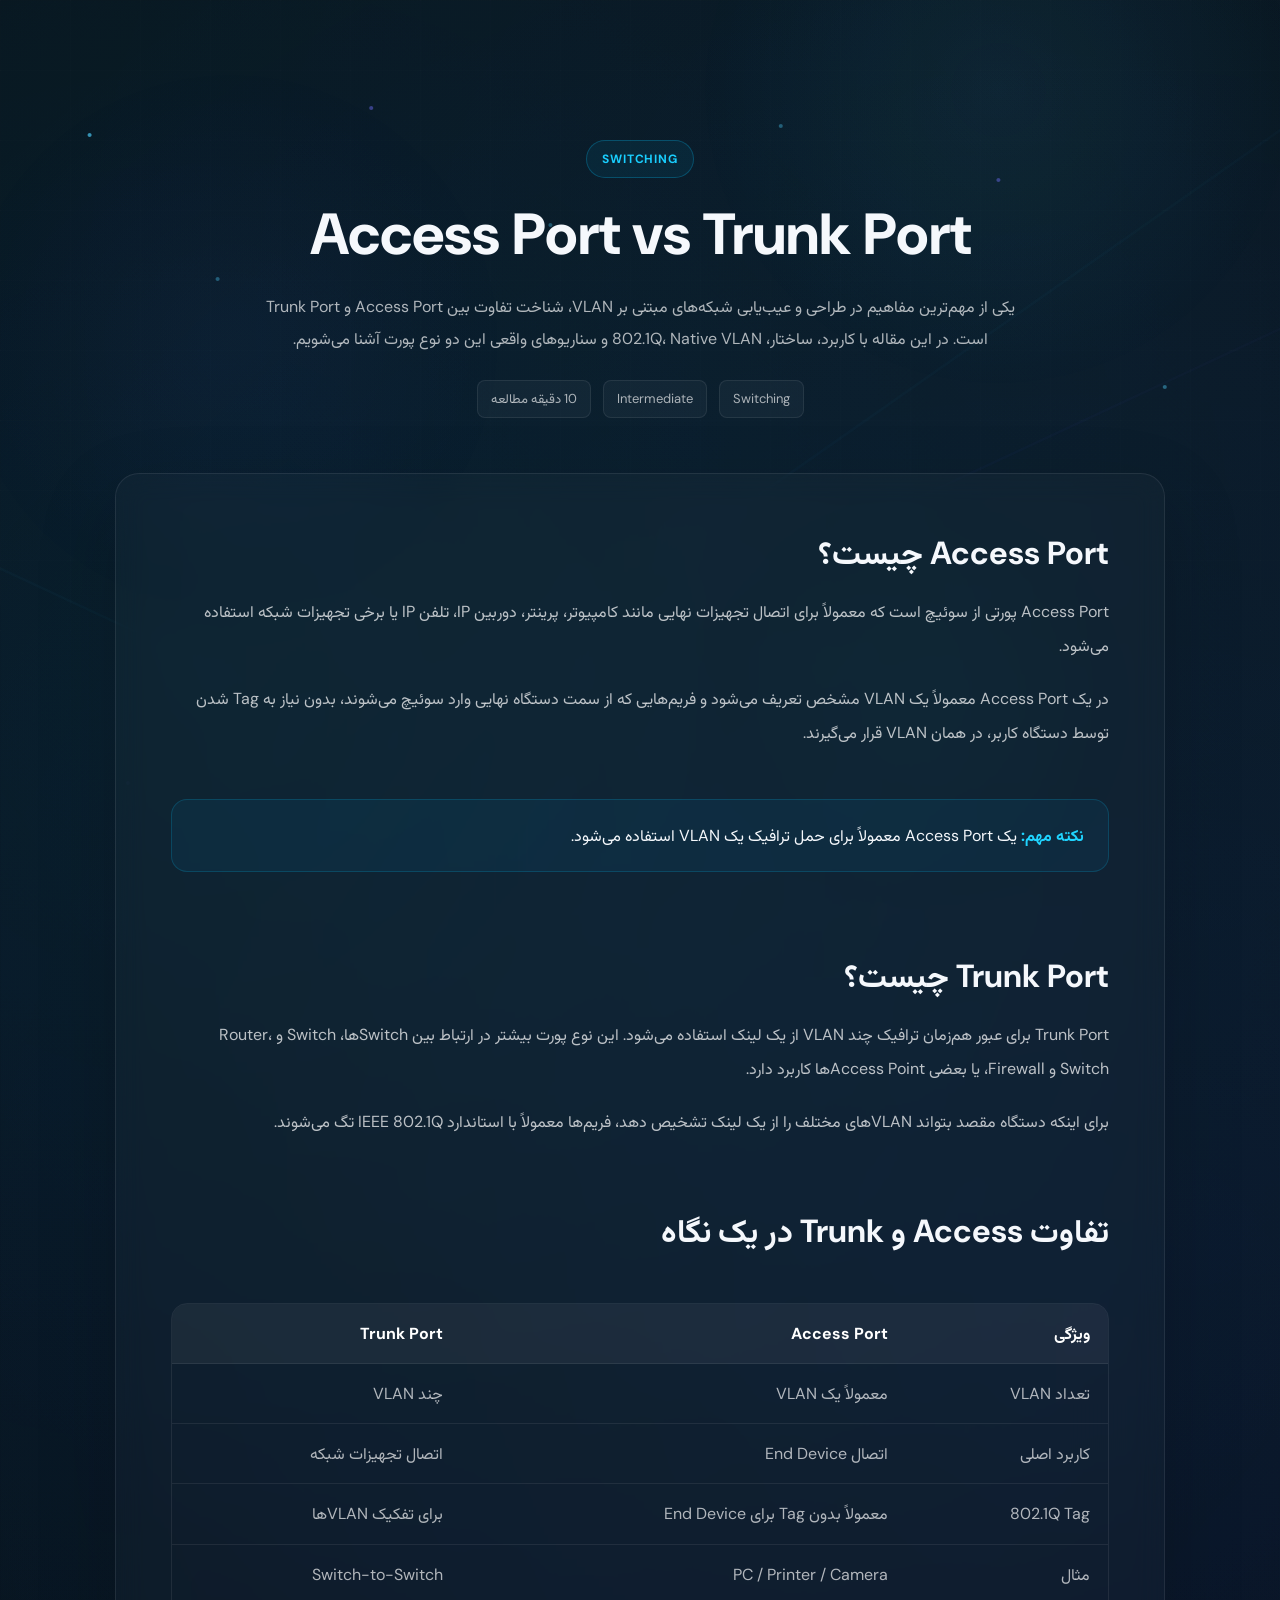
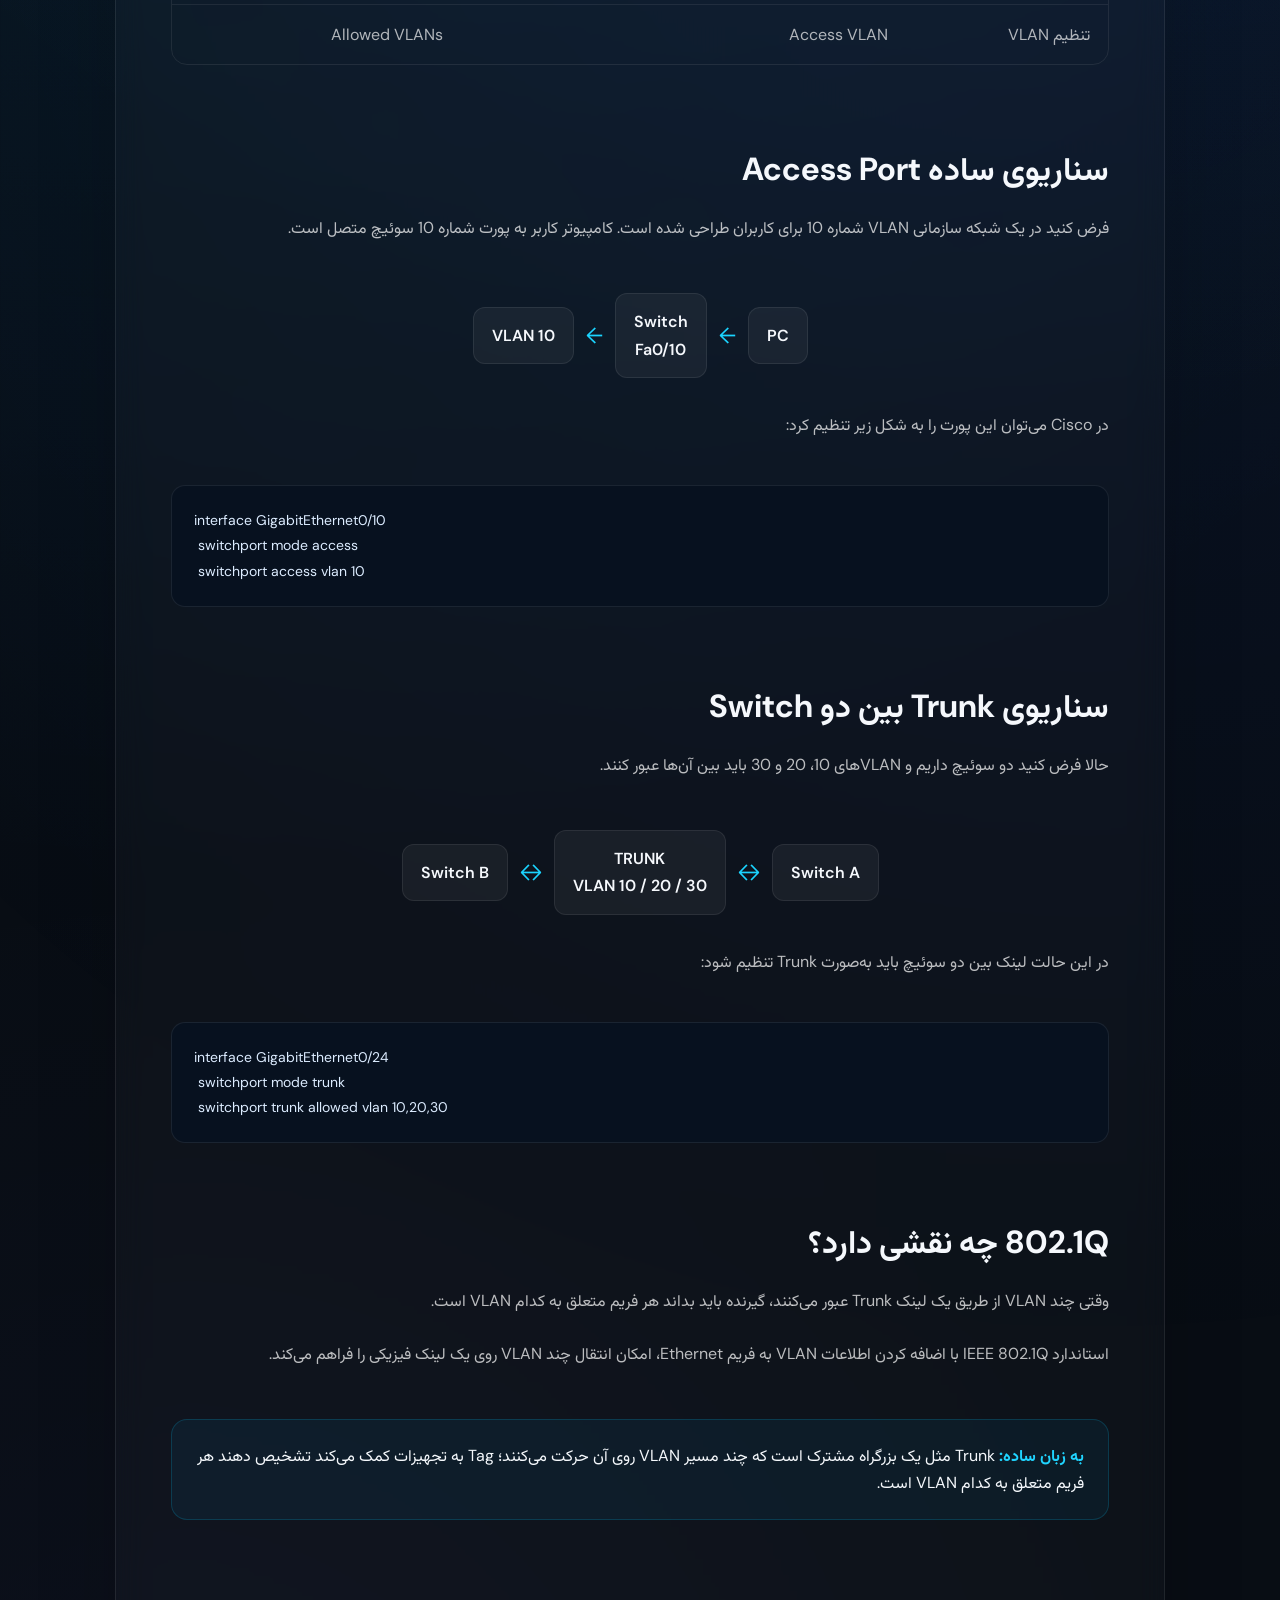
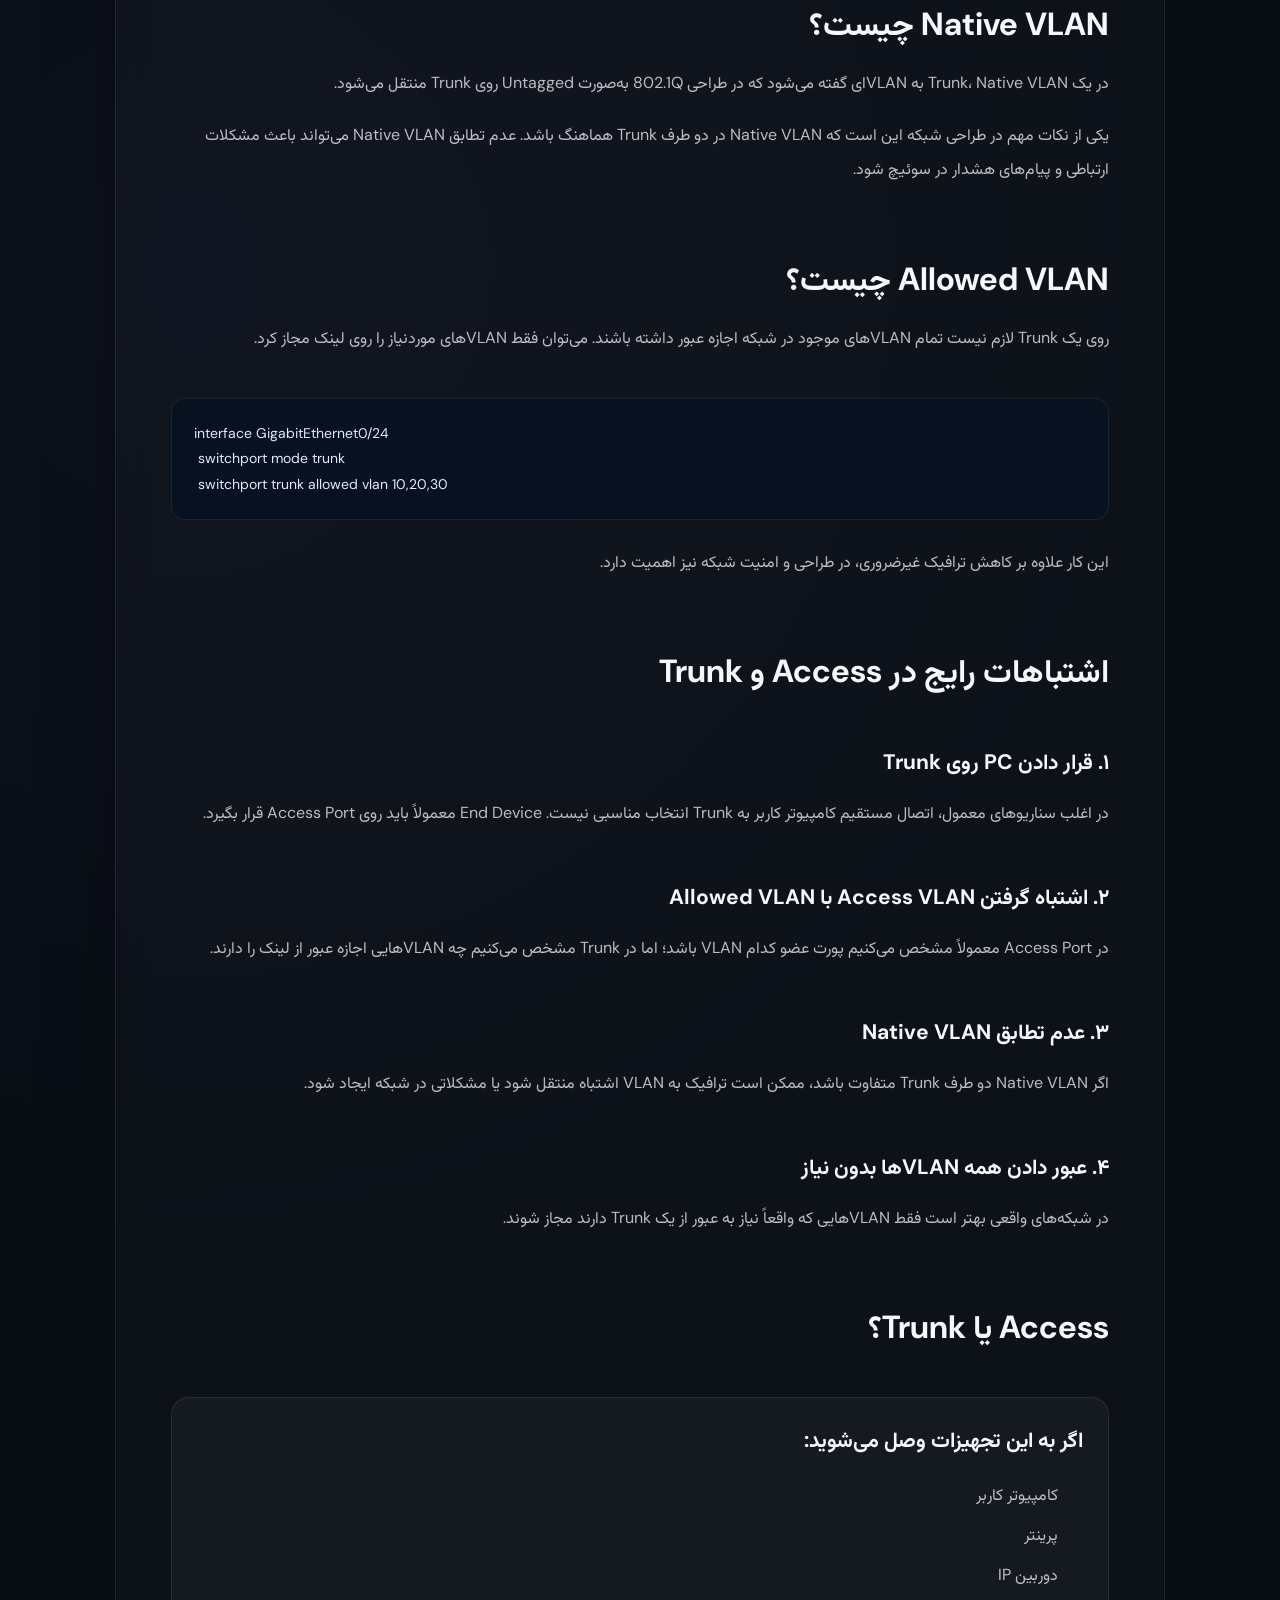
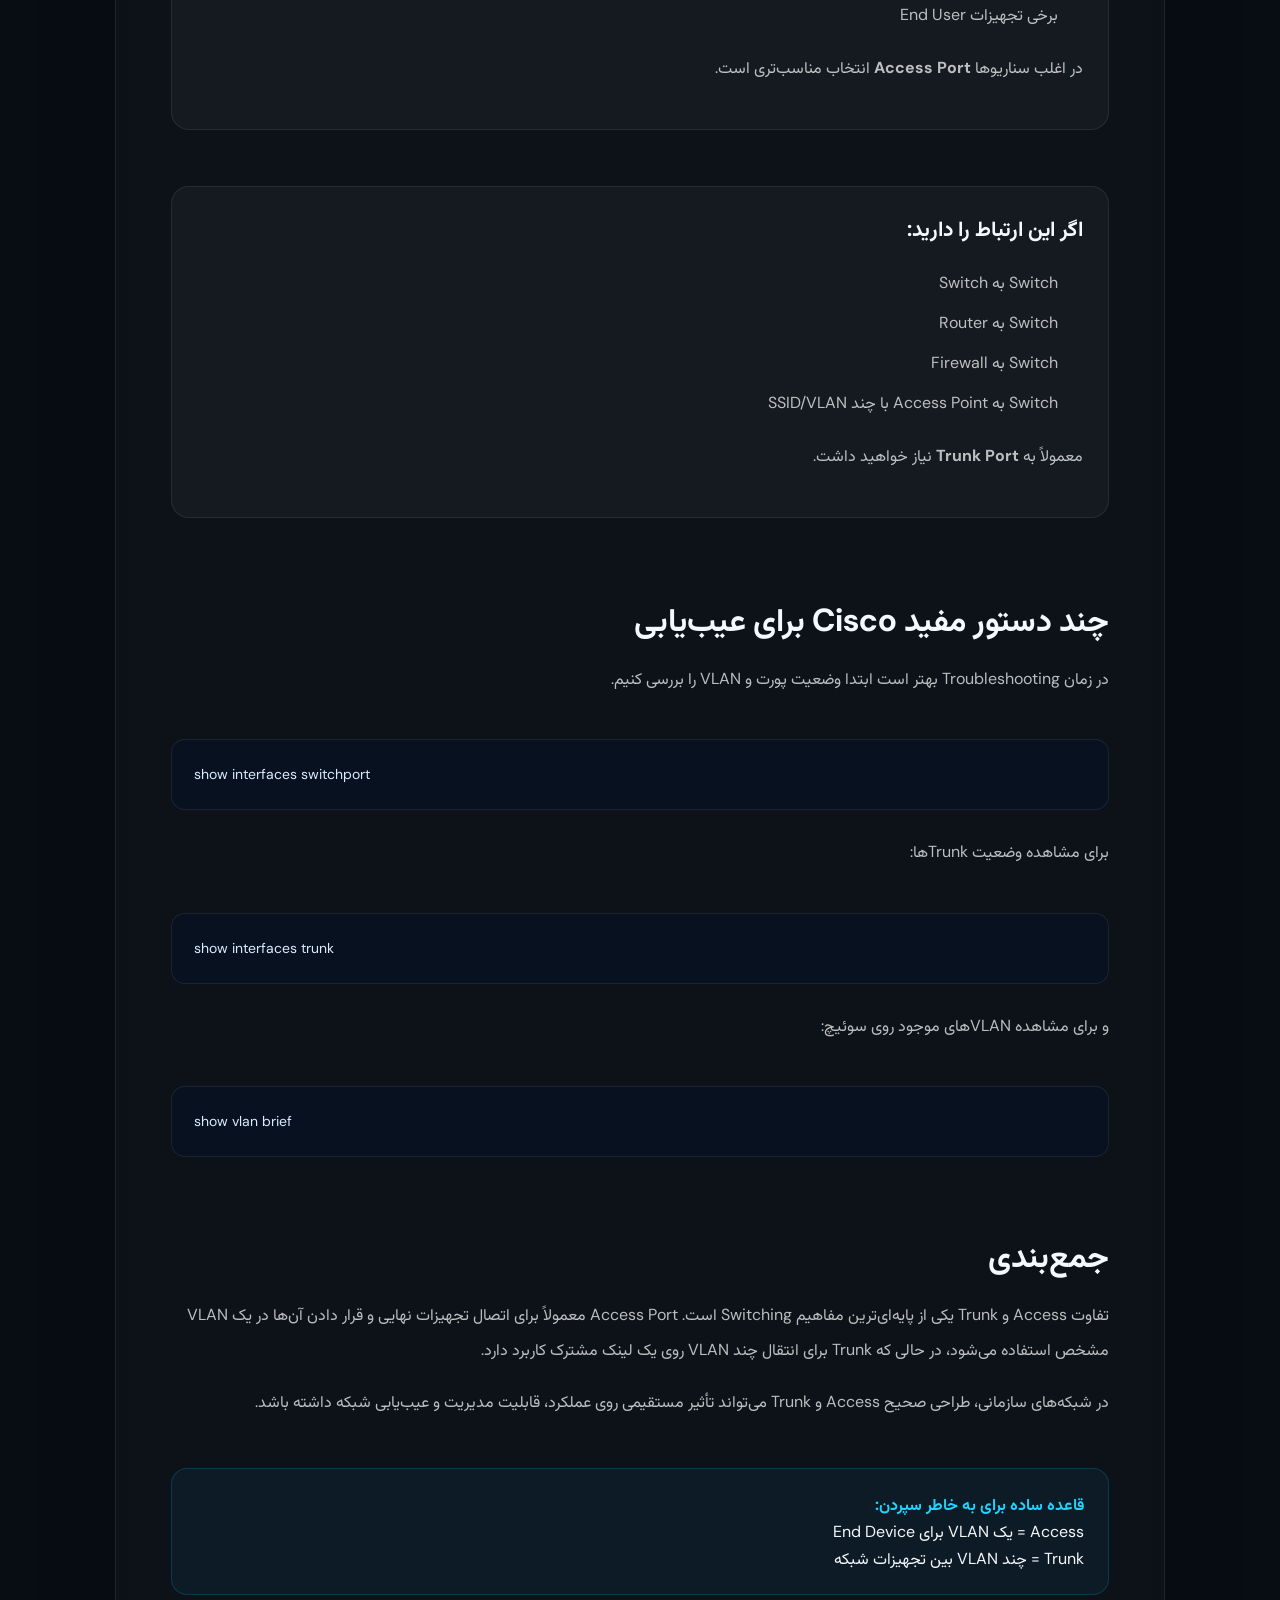
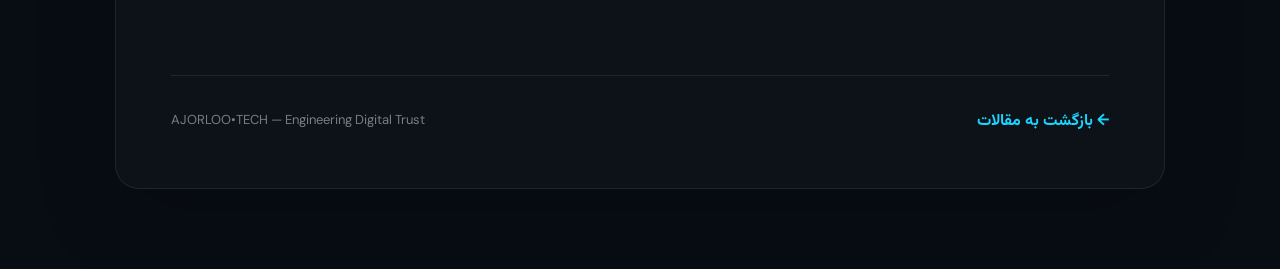
<file: access-vs-trunk.html>
<!DOCTYPE html>
<html lang="fa" dir="rtl">
<head>
  <meta charset="UTF-8" />
  <meta name="viewport" content="width=device-width, initial-scale=1.0" />

  <title>Access Port vs Trunk Port | AJORLOO•TECH</title>

  <meta
    name="description"
    content="راهنمای کامل تفاوت Access Port و Trunk Port در شبکه‌های Cisco، VLAN، 802.1Q، Native VLAN و سناریوهای واقعی شبکه."
  />

  <link rel="preconnect" href="https://fonts.googleapis.com">
  <link rel="preconnect" href="https://fonts.gstatic.com" crossorigin>

  <link
    href="https://fonts.googleapis.com/css2?family=DM+Sans:wght@400;500;600;700&family=Vazirmatn:wght@400;500;600;700;800&display=swap"
    rel="stylesheet"
  />

  <link rel="stylesheet" href="../styles.css" />

  <style>
    .article-page {
      min-height: 100vh;
      padding: 140px 20px 80px;
      background:
        radial-gradient(circle at 15% 10%, rgba(0, 190, 255, 0.08), transparent 30%),
        radial-gradient(circle at 85% 20%, rgba(30, 90, 255, 0.08), transparent 30%);
    }

    .article-container {
      width: min(1050px, 100%);
      margin: 0 auto;
    }

    .article-header {
      text-align: center;
      margin-bottom: 55px;
    }

    .article-category-badge {
      display: inline-flex;
      align-items: center;
      gap: 8px;
      padding: 8px 15px;
      border: 1px solid rgba(0, 200, 255, 0.25);
      border-radius: 999px;
      background: rgba(0, 180, 255, 0.07);
      color: #19cfff;
      font-size: 12px;
      font-weight: 700;
      letter-spacing: 0.08em;
      margin-bottom: 20px;
    }

    .article-header h1 {
      margin: 0 auto 20px;
      max-width: 850px;
      font-size: clamp(32px, 5vw, 58px);
      line-height: 1.25;
      font-weight: 800;
    }

    .article-header p {
      max-width: 760px;
      margin: 0 auto;
      color: rgba(255,255,255,0.68);
      line-height: 2;
      font-size: 16px;
    }

    .article-meta-bar {
      display: flex;
      justify-content: center;
      align-items: center;
      flex-wrap: wrap;
      gap: 12px;
      margin-top: 25px;
    }

    .article-meta-item {
      padding: 7px 13px;
      border-radius: 8px;
      background: rgba(255,255,255,0.04);
      border: 1px solid rgba(255,255,255,0.08);
      color: rgba(255,255,255,0.65);
      font-size: 13px;
    }

    .article-content {
      background: rgba(255,255,255,0.025);
      border: 1px solid rgba(255,255,255,0.08);
      border-radius: 24px;
      padding: clamp(25px, 5vw, 55px);
      backdrop-filter: blur(14px);
      box-shadow: 0 30px 80px rgba(0,0,0,0.18);
    }

    .article-content h2 {
      margin: 50px 0 18px;
      font-size: clamp(23px, 3vw, 32px);
      line-height: 1.5;
    }

    .article-content h2:first-child {
      margin-top: 0;
    }

    .article-content h3 {
      margin: 32px 0 15px;
      font-size: 21px;
    }

    .article-content p {
      color: rgba(255,255,255,0.72);
      line-height: 2.15;
      font-size: 16px;
      margin: 0 0 18px;
    }

    .article-content ul,
    .article-content ol {
      padding-right: 25px;
      margin: 20px 0;
    }

    .article-content li {
      color: rgba(255,255,255,0.72);
      line-height: 2;
      margin-bottom: 8px;
    }

    .highlight-box {
      margin: 30px 0;
      padding: 22px 24px;
      border-radius: 16px;
      background: rgba(0, 180, 255, 0.06);
      border: 1px solid rgba(0, 200, 255, 0.18);
    }

    .highlight-box strong {
      color: #20d4ff;
    }

    .comparison-table-wrapper {
      overflow-x: auto;
      margin: 30px 0;
      border-radius: 16px;
      border: 1px solid rgba(255,255,255,0.08);
    }

    .comparison-table {
      width: 100%;
      min-width: 650px;
      border-collapse: collapse;
    }

    .comparison-table th,
    .comparison-table td {
      padding: 16px 18px;
      text-align: right;
      border-bottom: 1px solid rgba(255,255,255,0.07);
    }

    .comparison-table th {
      background: rgba(255,255,255,0.05);
      color: #fff;
      font-weight: 700;
    }

    .comparison-table td {
      color: rgba(255,255,255,0.68);
    }

    .comparison-table tr:last-child td {
      border-bottom: none;
    }

    .code-block {
      direction: ltr;
      text-align: left;
      margin: 25px 0;
      padding: 22px;
      border-radius: 14px;
      background: #07111f;
      border: 1px solid rgba(255,255,255,0.08);
      overflow-x: auto;
      font-family: "DM Sans", monospace;
      font-size: 14px;
      line-height: 1.8;
      color: #dcecff;
      white-space: pre;
    }

    .scenario-card {
      margin: 28px 0;
      padding: 25px;
      border-radius: 18px;
      background: rgba(255,255,255,0.035);
      border: 1px solid rgba(255,255,255,0.08);
    }

    .scenario-card h3 {
      margin-top: 0;
    }

    .flow {
      display: flex;
      justify-content: center;
      align-items: center;
      flex-wrap: wrap;
      gap: 12px;
      margin: 30px 0;
    }

    .flow-item {
      padding: 14px 18px;
      border-radius: 12px;
      background: rgba(255,255,255,0.05);
      border: 1px solid rgba(255,255,255,0.08);
      font-weight: 600;
      text-align: center;
    }

    .flow-arrow {
      color: #1bd4ff;
      font-size: 22px;
    }

    .article-footer {
      margin-top: 50px;
      padding-top: 30px;
      border-top: 1px solid rgba(255,255,255,0.08);
      display: flex;
      justify-content: space-between;
      gap: 20px;
      flex-wrap: wrap;
      align-items: center;
    }

    .back-link {
      display: inline-flex;
      align-items: center;
      gap: 8px;
      color: #1bd4ff;
      text-decoration: none;
      font-weight: 700;
    }

    .article-brand {
      color: rgba(255,255,255,0.45);
      font-size: 13px;
    }

    @media (max-width: 700px) {
      .article-page {
        padding-top: 110px;
      }

      .article-content {
        border-radius: 18px;
      }

      .article-content p,
      .article-content li {
        font-size: 15px;
      }

      .article-footer {
        flex-direction: column;
        align-items: flex-start;
      }
    }
  </style>
</head>

<body>

  <main class="article-page">
    <div class="article-container">

      <!-- Article Header -->
      <header class="article-header">

        <div class="article-category-badge">
          SWITCHING
        </div>

        <h1>
          Access Port vs Trunk Port
        </h1>

        <p>
          یکی از مهم‌ترین مفاهیم در طراحی و عیب‌یابی شبکه‌های مبتنی بر VLAN،
          شناخت تفاوت بین Access Port و Trunk Port است. در این مقاله با
          کاربرد، ساختار، 802.1Q، Native VLAN و سناریوهای واقعی این دو نوع
          پورت آشنا می‌شویم.
        </p>

        <div class="article-meta-bar">
          <span class="article-meta-item">Switching</span>
          <span class="article-meta-item">Intermediate</span>
          <span class="article-meta-item">10 دقیقه مطالعه</span>
        </div>

      </header>


      <!-- Article Content -->
      <article class="article-content">

        <h2>Access Port چیست؟</h2>

        <p>
          Access Port پورتی از سوئیچ است که معمولاً برای اتصال تجهیزات نهایی
          مانند کامپیوتر، پرینتر، دوربین IP، تلفن IP یا برخی تجهیزات شبکه
          استفاده می‌شود.
        </p>

        <p>
          در یک Access Port معمولاً یک VLAN مشخص تعریف می‌شود و فریم‌هایی که
          از سمت دستگاه نهایی وارد سوئیچ می‌شوند، بدون نیاز به Tag شدن توسط
          دستگاه کاربر، در همان VLAN قرار می‌گیرند.
        </p>

        <div class="highlight-box">
          <strong>نکته مهم:</strong>
          یک Access Port معمولاً برای حمل ترافیک یک VLAN استفاده می‌شود.
        </div>


        <h2>Trunk Port چیست؟</h2>

        <p>
          Trunk Port برای عبور هم‌زمان ترافیک چند VLAN از یک لینک استفاده
          می‌شود. این نوع پورت بیشتر در ارتباط بین Switchها، Switch و
          Router، Switch و Firewall، یا بعضی Access Pointها کاربرد دارد.
        </p>

        <p>
          برای اینکه دستگاه مقصد بتواند VLANهای مختلف را از یک لینک تشخیص
          دهد، فریم‌ها معمولاً با استاندارد IEEE 802.1Q تگ می‌شوند.
        </p>


        <h2>تفاوت Access و Trunk در یک نگاه</h2>

        <div class="comparison-table-wrapper">

          <table class="comparison-table">

            <thead>
              <tr>
                <th>ویژگی</th>
                <th>Access Port</th>
                <th>Trunk Port</th>
              </tr>
            </thead>

            <tbody>

              <tr>
                <td>تعداد VLAN</td>
                <td>معمولاً یک VLAN</td>
                <td>چند VLAN</td>
              </tr>

              <tr>
                <td>کاربرد اصلی</td>
                <td>اتصال End Device</td>
                <td>اتصال تجهیزات شبکه</td>
              </tr>

              <tr>
                <td>802.1Q Tag</td>
                <td>معمولاً بدون Tag برای End Device</td>
                <td>برای تفکیک VLANها</td>
              </tr>

              <tr>
                <td>مثال</td>
                <td>PC / Printer / Camera</td>
                <td>Switch-to-Switch</td>
              </tr>

              <tr>
                <td>تنظیم VLAN</td>
                <td>Access VLAN</td>
                <td>Allowed VLANs</td>
              </tr>

            </tbody>

          </table>

        </div>


        <h2>سناریوی ساده Access Port</h2>

        <p>
          فرض کنید در یک شبکه سازمانی VLAN شماره 10 برای کاربران طراحی شده
          است. کامپیوتر کاربر به پورت شماره 10 سوئیچ متصل است.
        </p>

        <div class="flow">

          <div class="flow-item">
            PC
          </div>

          <div class="flow-arrow">
            ←
          </div>

          <div class="flow-item">
            Switch<br>
            Fa0/10
          </div>

          <div class="flow-arrow">
            ←
          </div>

          <div class="flow-item">
            VLAN 10
          </div>

        </div>

        <p>
          در Cisco می‌توان این پورت را به شکل زیر تنظیم کرد:
        </p>

        <div class="code-block">interface GigabitEthernet0/10
 switchport mode access
 switchport access vlan 10</div>


        <h2>سناریوی Trunk بین دو Switch</h2>

        <p>
          حالا فرض کنید دو سوئیچ داریم و VLANهای 10، 20 و 30 باید بین آن‌ها
          عبور کنند.
        </p>

        <div class="flow">

          <div class="flow-item">
            Switch A
          </div>

          <div class="flow-arrow">
            ↔
          </div>

          <div class="flow-item">
            TRUNK<br>
            VLAN 10 / 20 / 30
          </div>

          <div class="flow-arrow">
            ↔
          </div>

          <div class="flow-item">
            Switch B
          </div>

        </div>

        <p>
          در این حالت لینک بین دو سوئیچ باید به‌صورت Trunk تنظیم شود:
        </p>

        <div class="code-block">interface GigabitEthernet0/24
 switchport mode trunk
 switchport trunk allowed vlan 10,20,30</div>


        <h2>802.1Q چه نقشی دارد؟</h2>

        <p>
          وقتی چند VLAN از طریق یک لینک Trunk عبور می‌کنند، گیرنده باید
          بداند هر فریم متعلق به کدام VLAN است.
        </p>

        <p>
          استاندارد IEEE 802.1Q با اضافه کردن اطلاعات VLAN به فریم Ethernet،
          امکان انتقال چند VLAN روی یک لینک فیزیکی را فراهم می‌کند.
        </p>

        <div class="highlight-box">
          <strong>به زبان ساده:</strong>
          Trunk مثل یک بزرگراه مشترک است که چند مسیر VLAN روی آن حرکت می‌کنند؛
          Tag به تجهیزات کمک می‌کند تشخیص دهند هر فریم متعلق به کدام VLAN است.
        </div>


        <h2>Native VLAN چیست؟</h2>

        <p>
          در یک Trunk، Native VLAN به VLANای گفته می‌شود که در طراحی
          802.1Q به‌صورت Untagged روی Trunk منتقل می‌شود.
        </p>

        <p>
          یکی از نکات مهم در طراحی شبکه این است که Native VLAN در دو طرف
          Trunk هماهنگ باشد. عدم تطابق Native VLAN می‌تواند باعث مشکلات
          ارتباطی و پیام‌های هشدار در سوئیچ شود.
        </p>


        <h2>Allowed VLAN چیست؟</h2>

        <p>
          روی یک Trunk لازم نیست تمام VLANهای موجود در شبکه اجازه عبور داشته
          باشند. می‌توان فقط VLANهای موردنیاز را روی لینک مجاز کرد.
        </p>

        <div class="code-block">interface GigabitEthernet0/24
 switchport mode trunk
 switchport trunk allowed vlan 10,20,30</div>

        <p>
          این کار علاوه بر کاهش ترافیک غیرضروری، در طراحی و امنیت شبکه نیز
          اهمیت دارد.
        </p>


        <h2>اشتباهات رایج در Access و Trunk</h2>

        <h3>۱. قرار دادن PC روی Trunk</h3>

        <p>
          در اغلب سناریوهای معمول، اتصال مستقیم کامپیوتر کاربر به Trunk
          انتخاب مناسبی نیست. End Device معمولاً باید روی Access Port قرار
          بگیرد.
        </p>


        <h3>۲. اشتباه گرفتن Access VLAN با Allowed VLAN</h3>

        <p>
          در Access Port معمولاً مشخص می‌کنیم پورت عضو کدام VLAN باشد؛ اما در
          Trunk مشخص می‌کنیم چه VLANهایی اجازه عبور از لینک را دارند.
        </p>


        <h3>۳. عدم تطابق Native VLAN</h3>

        <p>
          اگر Native VLAN دو طرف Trunk متفاوت باشد، ممکن است ترافیک به VLAN
          اشتباه منتقل شود یا مشکلاتی در شبکه ایجاد شود.
        </p>


        <h3>۴. عبور دادن همه VLANها بدون نیاز</h3>

        <p>
          در شبکه‌های واقعی بهتر است فقط VLANهایی که واقعاً نیاز به عبور از
          یک Trunk دارند مجاز شوند.
        </p>


        <h2>Access یا Trunk؟</h2>

        <div class="scenario-card">

          <h3>اگر به این تجهیزات وصل می‌شوید:</h3>

          <ul>
            <li>کامپیوتر کاربر</li>
            <li>پرینتر</li>
            <li>دوربین IP</li>
            <li>برخی تجهیزات End User</li>
          </ul>

          <p>
            در اغلب سناریوها <strong>Access Port</strong> انتخاب مناسب‌تری است.
          </p>

        </div>


        <div class="scenario-card">

          <h3>اگر این ارتباط را دارید:</h3>

          <ul>
            <li>Switch به Switch</li>
            <li>Switch به Router</li>
            <li>Switch به Firewall</li>
            <li>Switch به Access Point با چند SSID/VLAN</li>
          </ul>

          <p>
            معمولاً به <strong>Trunk Port</strong> نیاز خواهید داشت.
          </p>

        </div>


        <h2>چند دستور مفید Cisco برای عیب‌یابی</h2>

        <p>
          در زمان Troubleshooting بهتر است ابتدا وضعیت پورت و VLAN را بررسی
          کنیم.
        </p>

        <div class="code-block">show interfaces switchport</div>

        <p>
          برای مشاهده وضعیت Trunkها:
        </p>

        <div class="code-block">show interfaces trunk</div>

        <p>
          و برای مشاهده VLANهای موجود روی سوئیچ:
        </p>

        <div class="code-block">show vlan brief</div>


        <h2>جمع‌بندی</h2>

        <p>
          تفاوت Access و Trunk یکی از پایه‌ای‌ترین مفاهیم Switching است.
          Access Port معمولاً برای اتصال تجهیزات نهایی و قرار دادن آن‌ها در
          یک VLAN مشخص استفاده می‌شود، در حالی که Trunk برای انتقال چند VLAN
          روی یک لینک مشترک کاربرد دارد.
        </p>

        <p>
          در شبکه‌های سازمانی، طراحی صحیح Access و Trunk می‌تواند تأثیر
          مستقیمی روی عملکرد، قابلیت مدیریت و عیب‌یابی شبکه داشته باشد.
        </p>

        <div class="highlight-box">
          <strong>قاعده ساده برای به خاطر سپردن:</strong>
          <br>
          Access = یک VLAN برای End Device
          <br>
          Trunk = چند VLAN بین تجهیزات شبکه
        </div>


        <!-- Article Footer -->
        <div class="article-footer">

          <a
            href="../index.html#articles"
            class="back-link"
          >
            ← بازگشت به مقالات
          </a>

          <span class="article-brand">
            AJORLOO•TECH — Engineering Digital Trust
          </span>

        </div>

      </article>

    </div>
  </main>

</body>
</html>
</file>
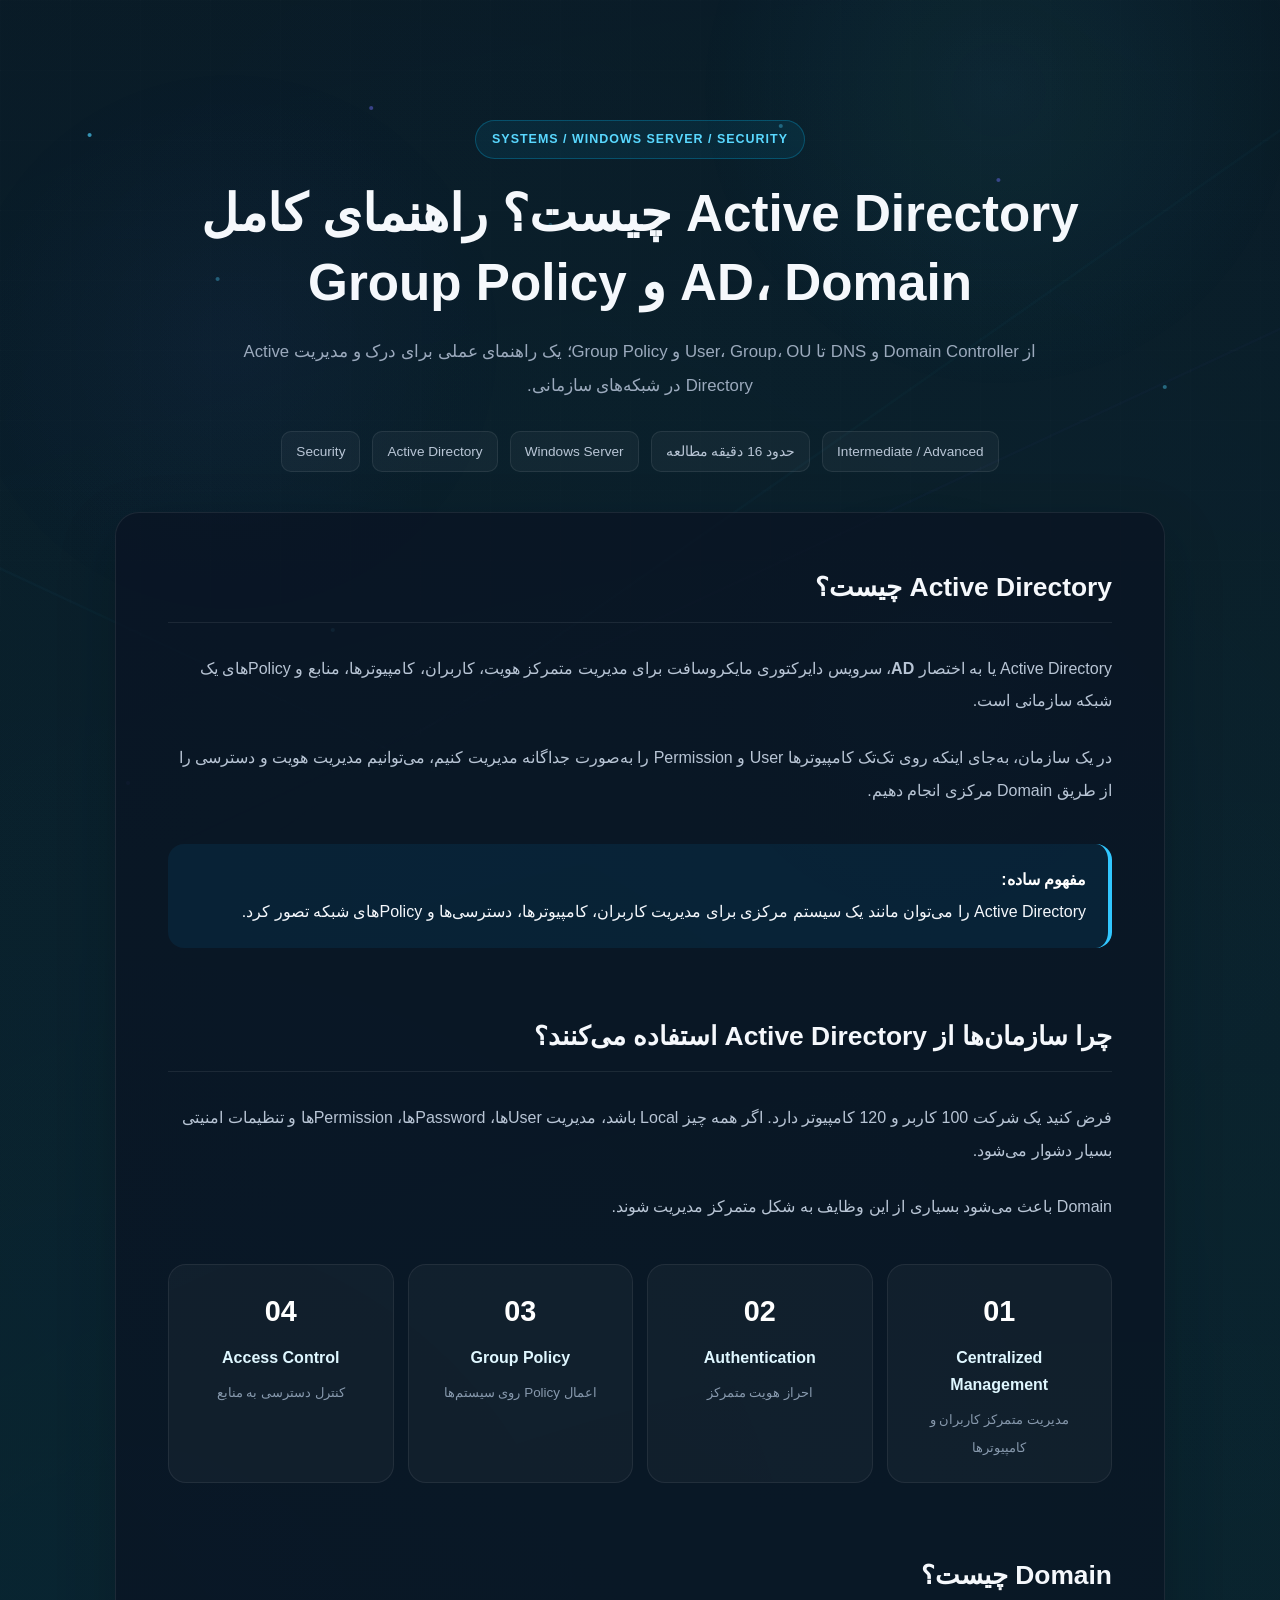
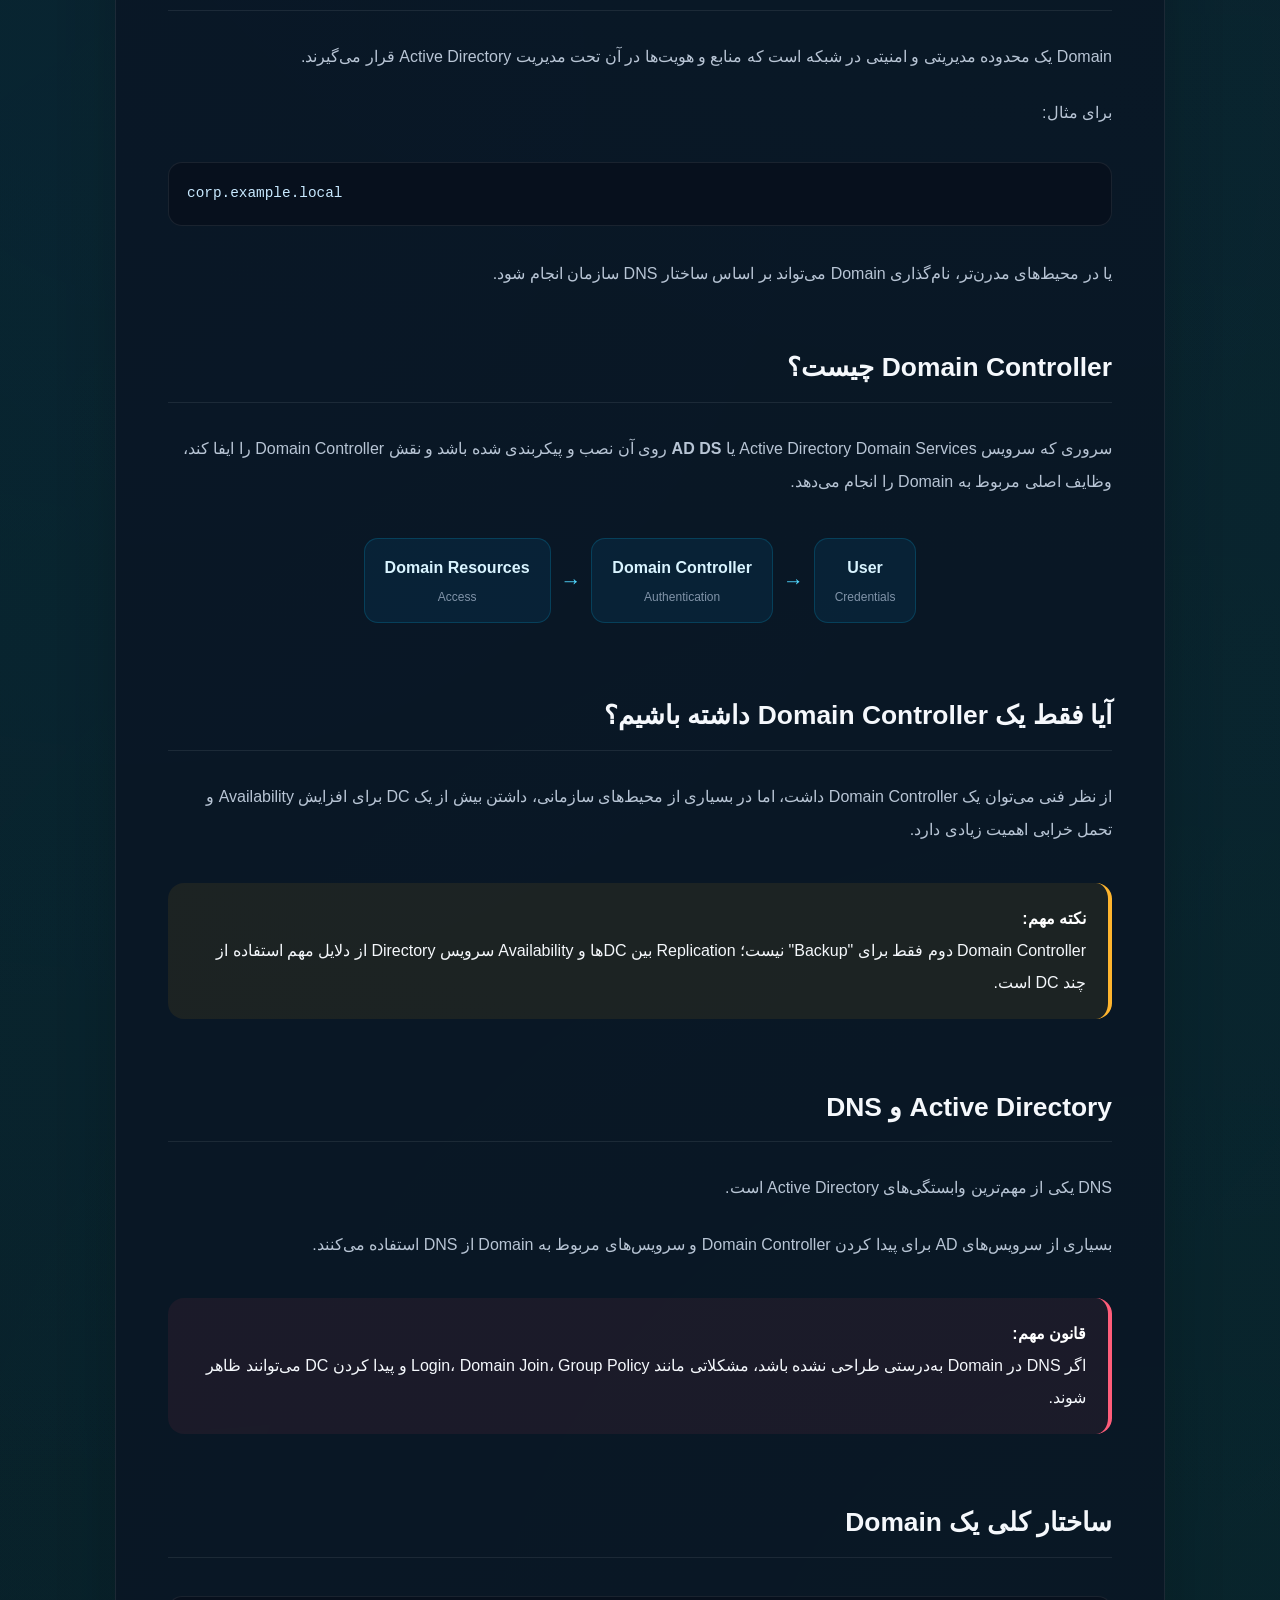
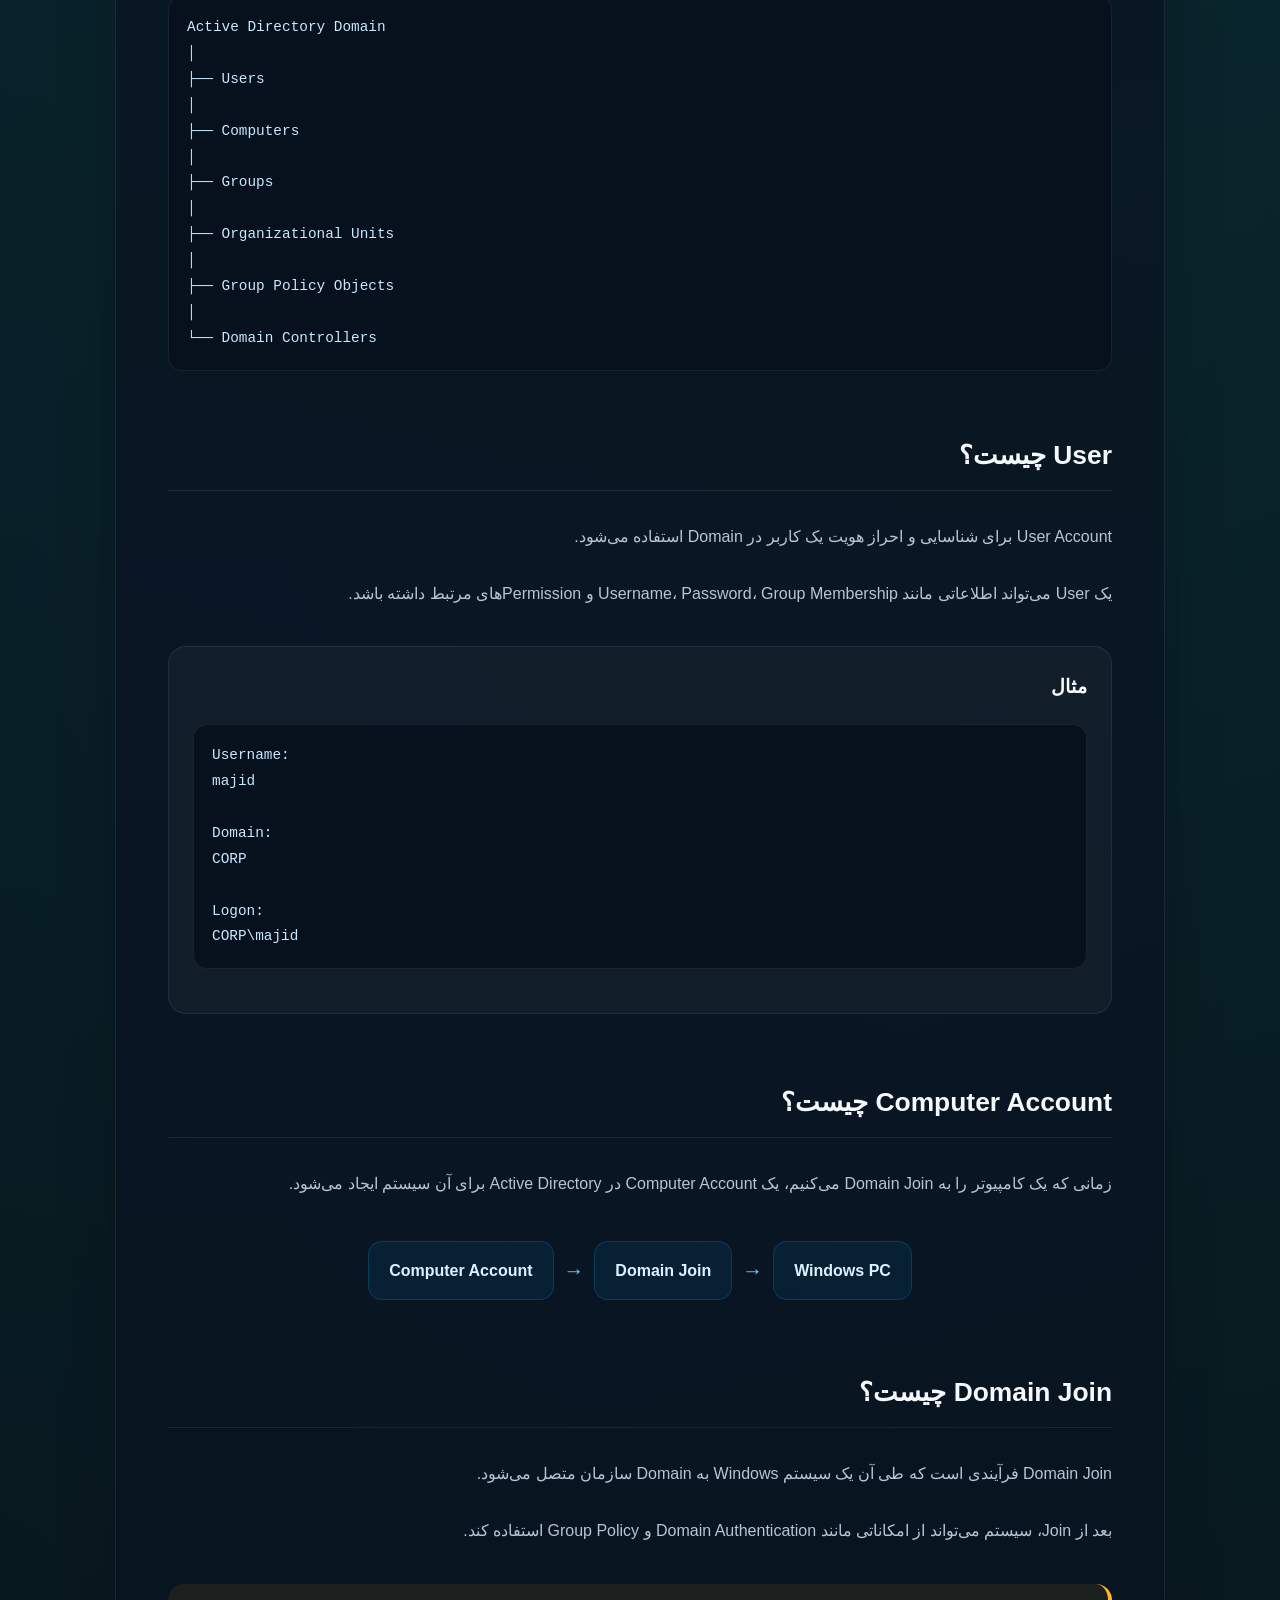
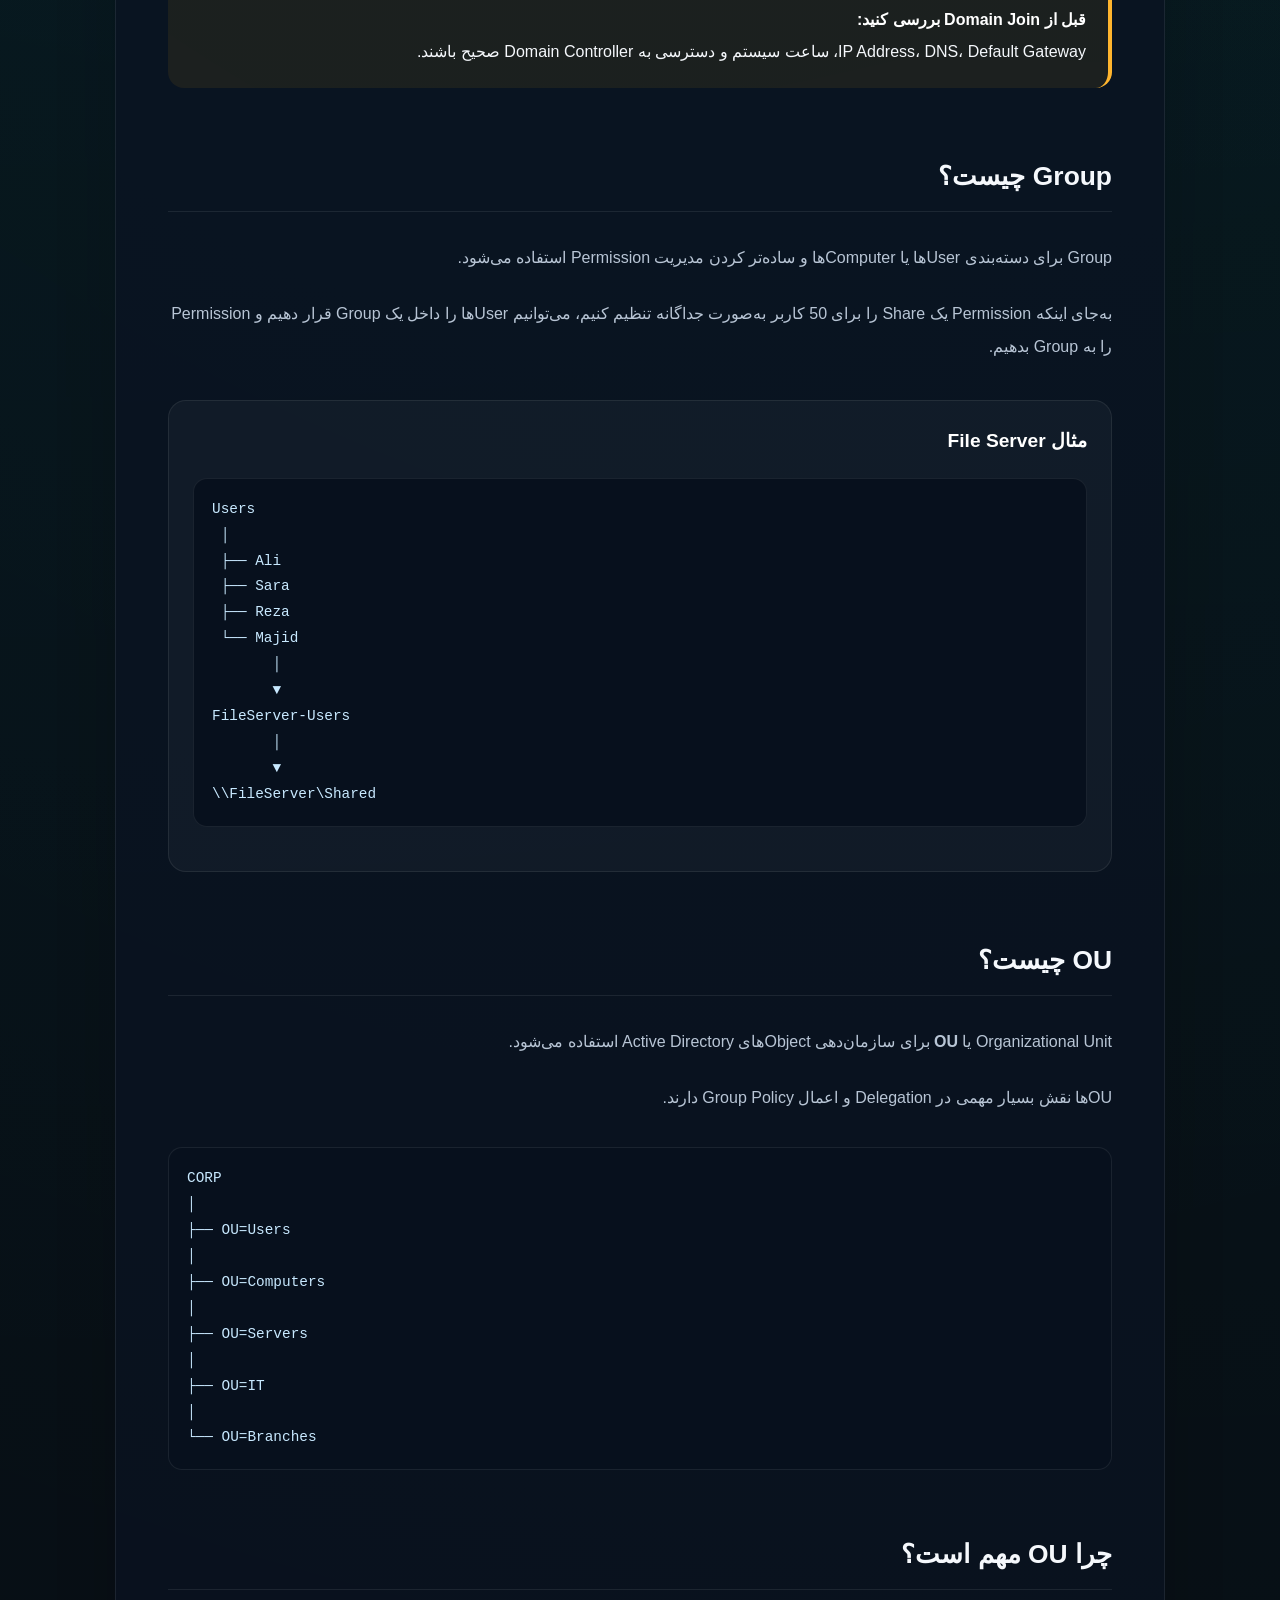
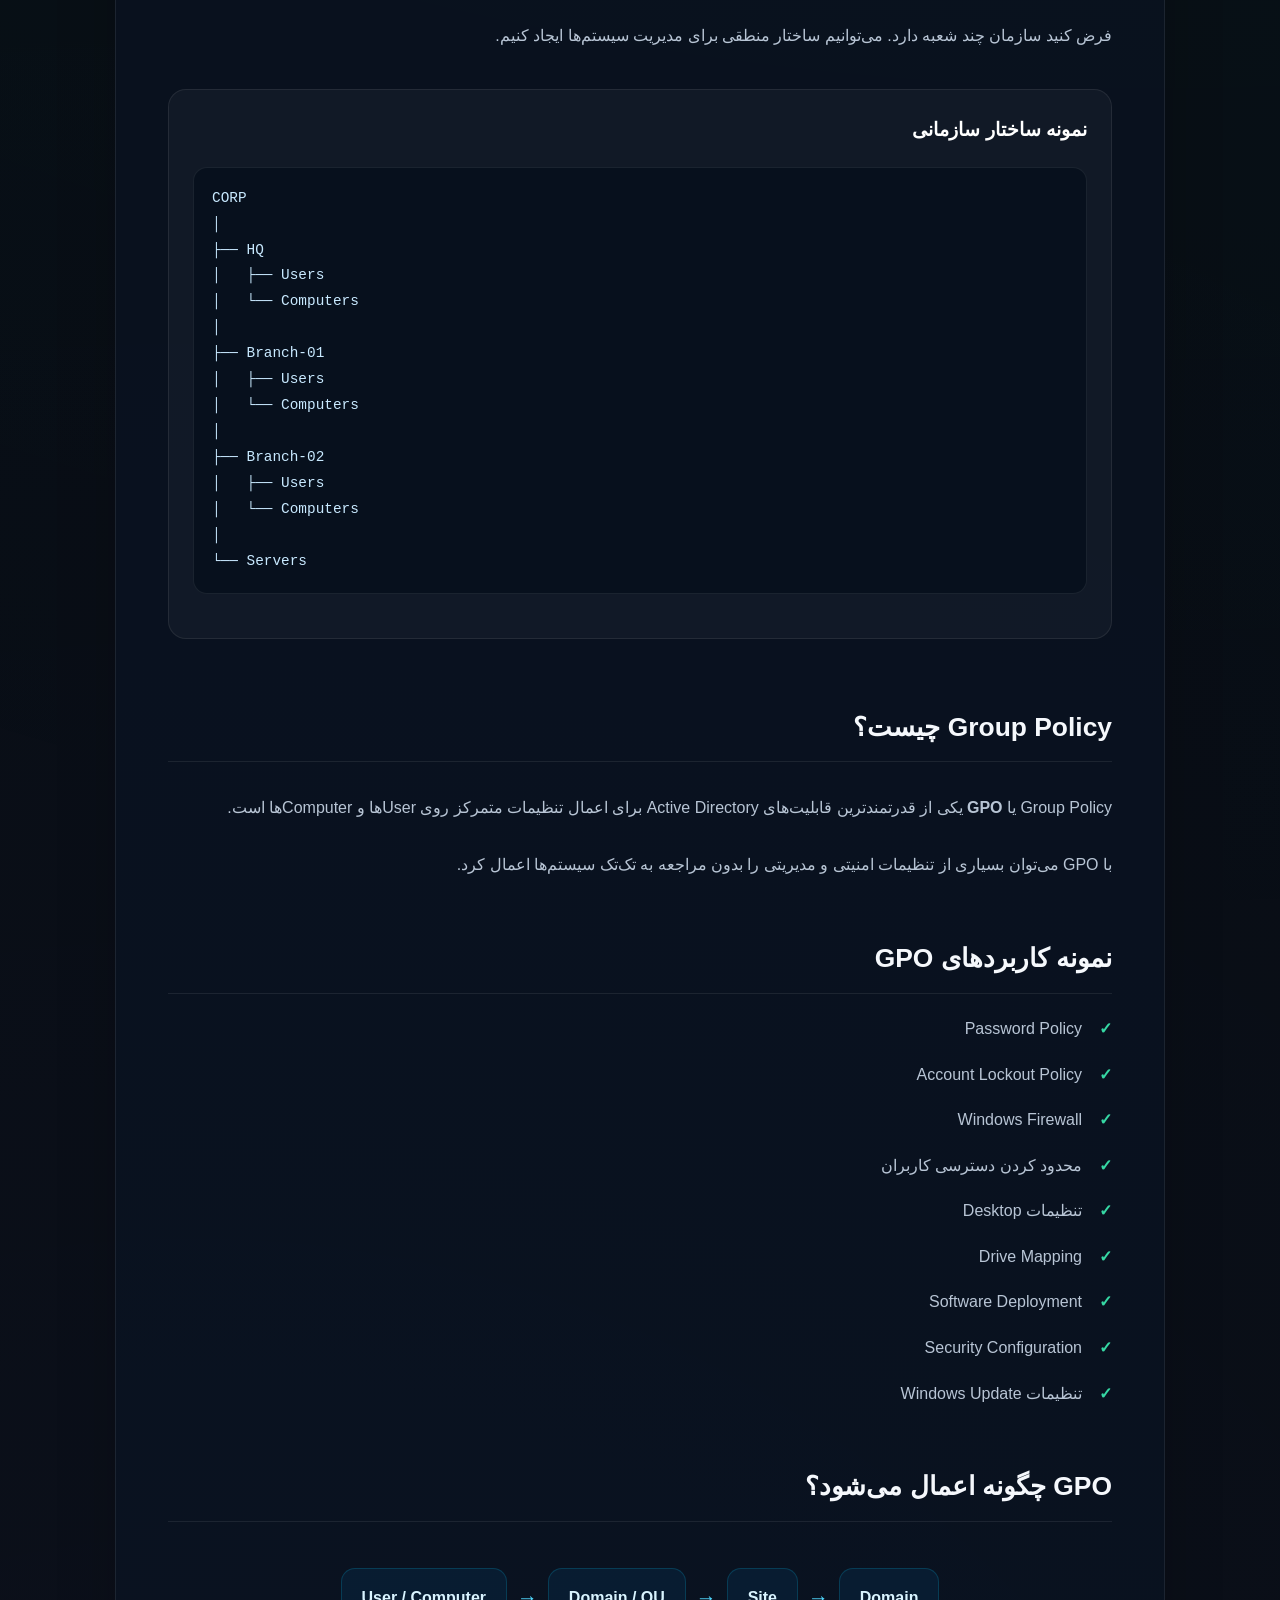
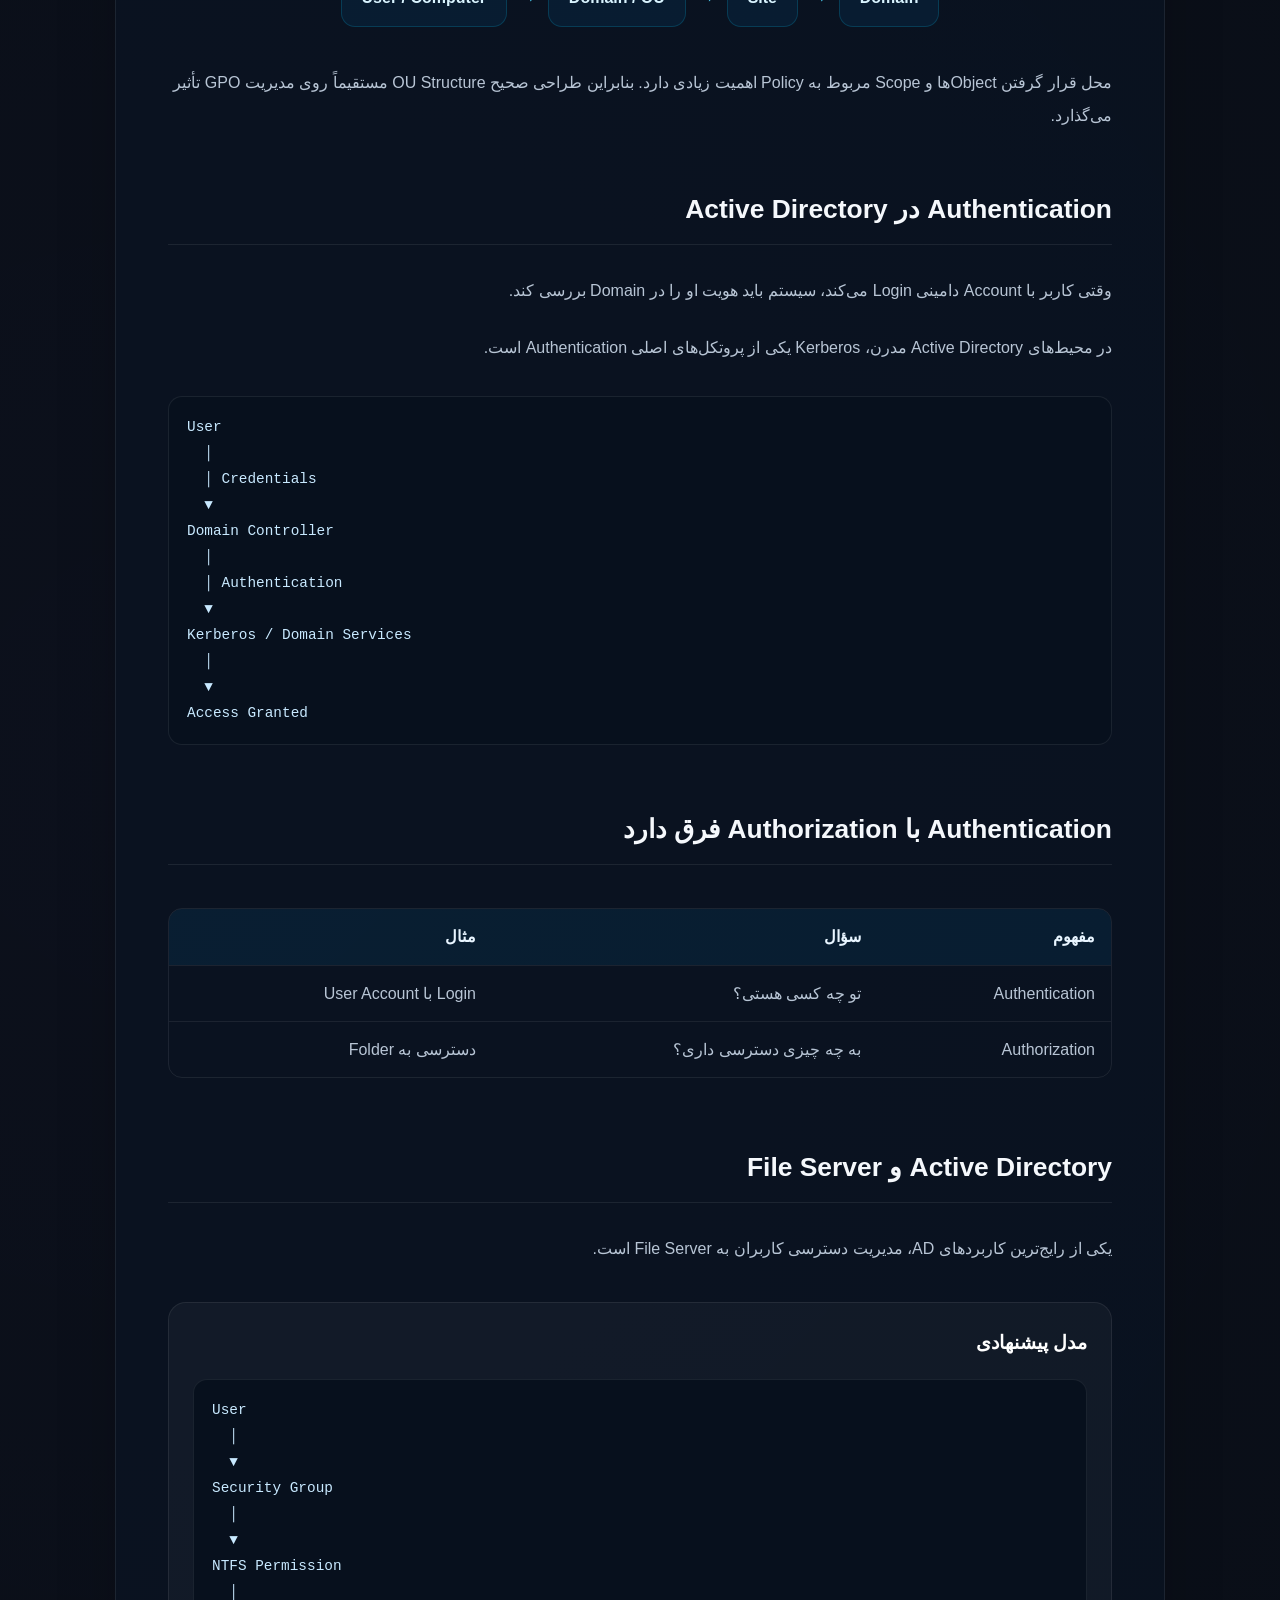
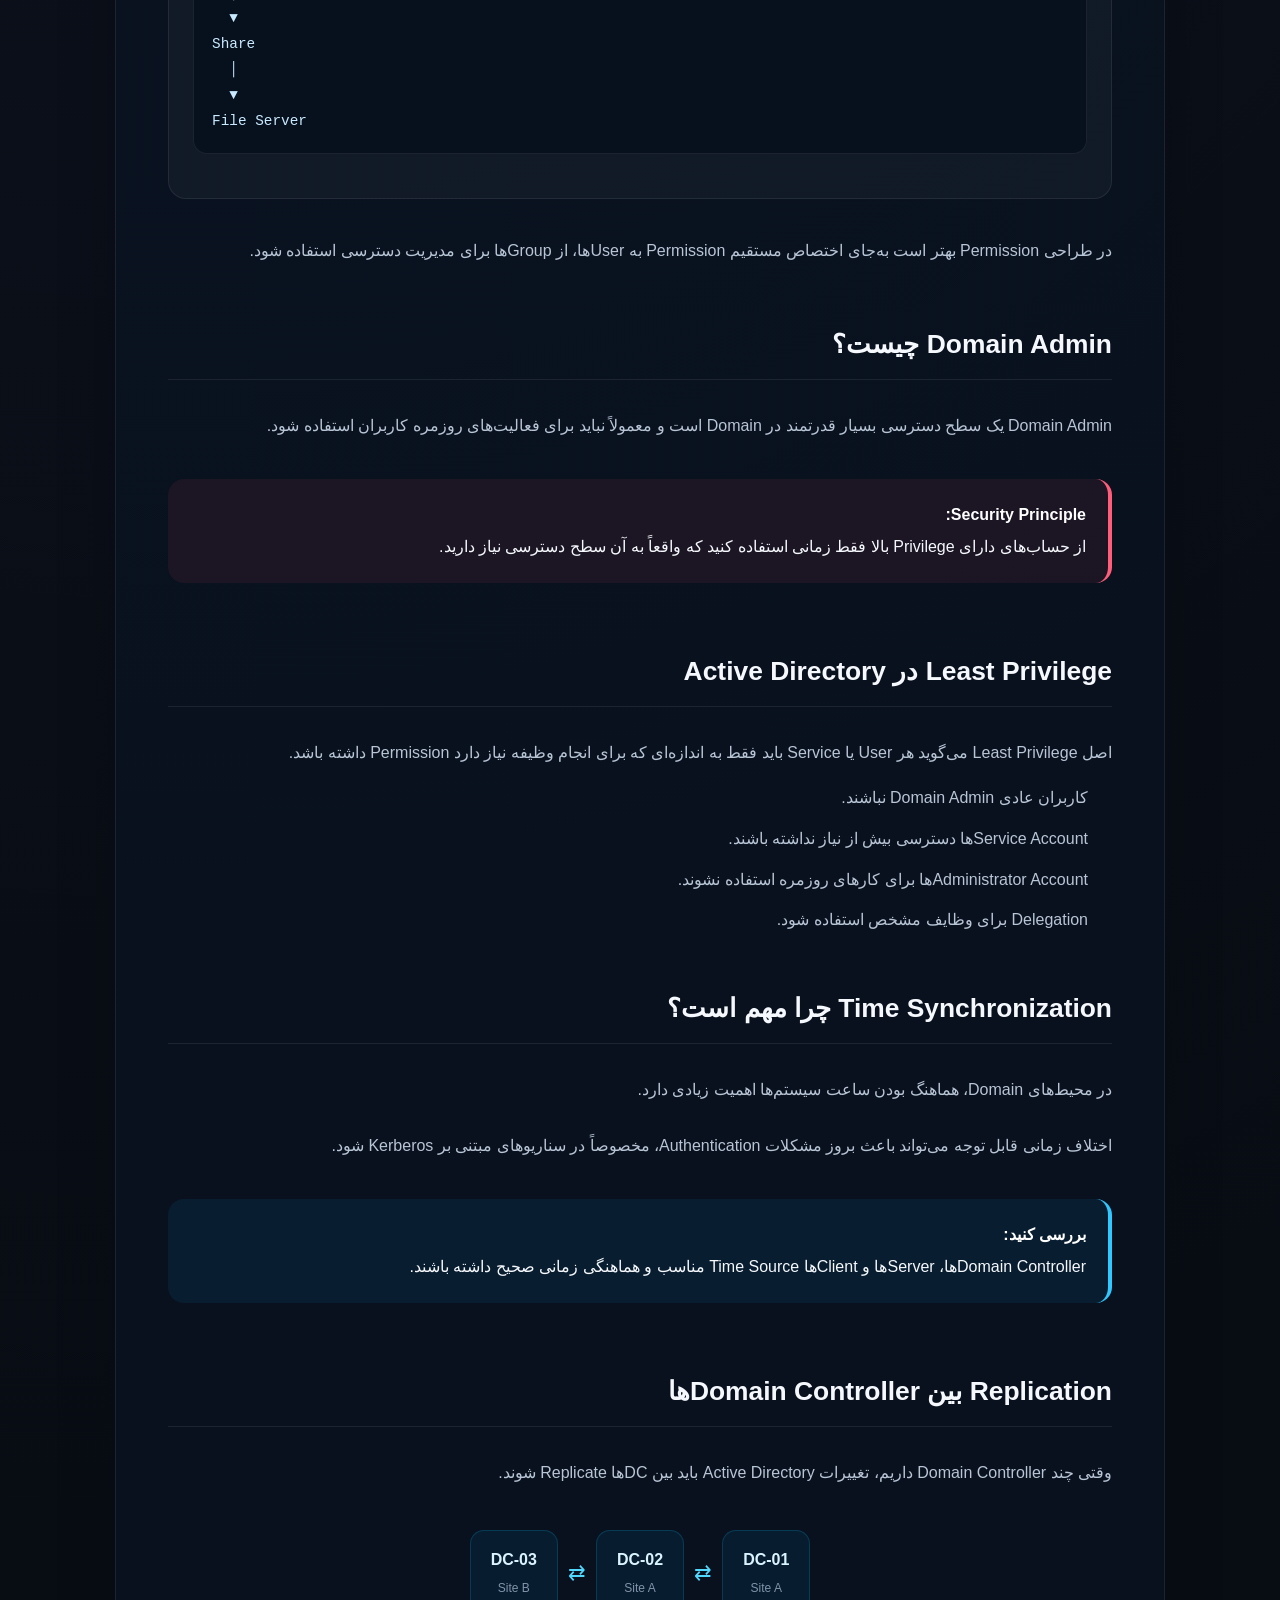
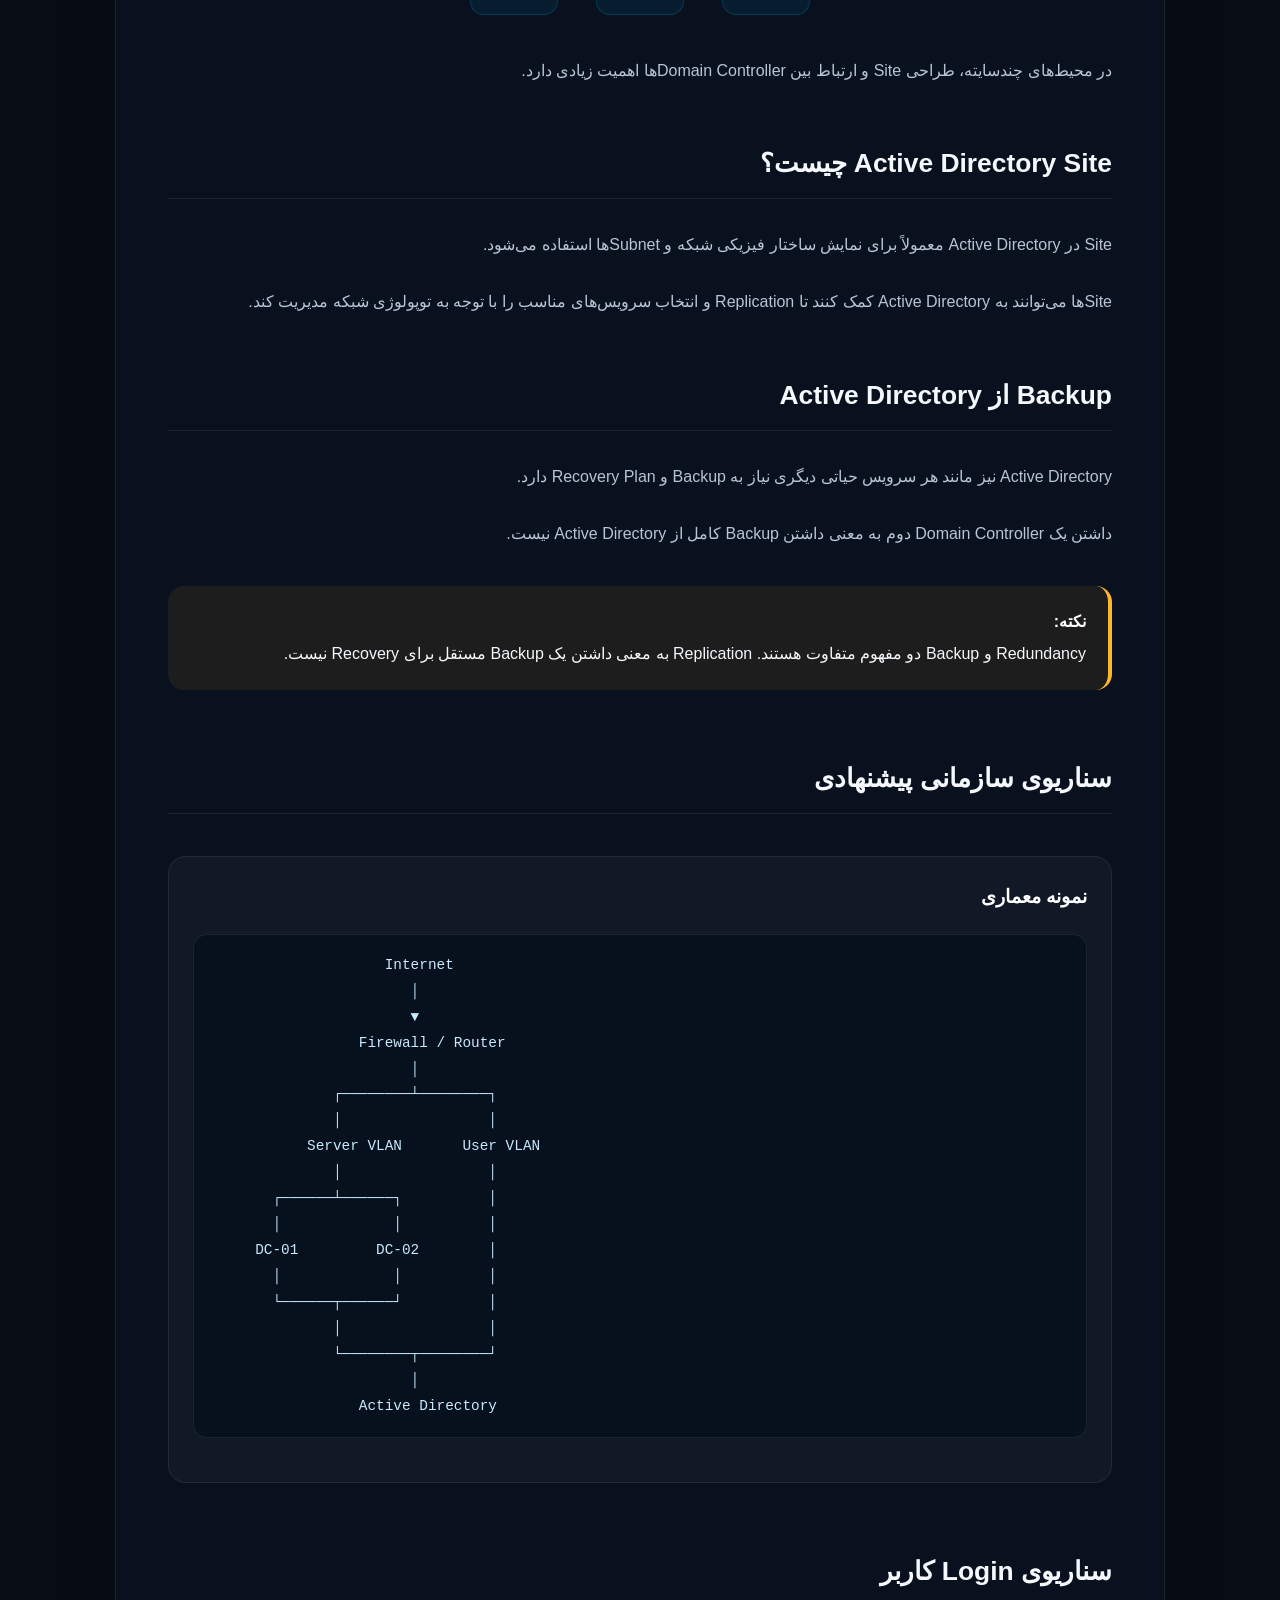
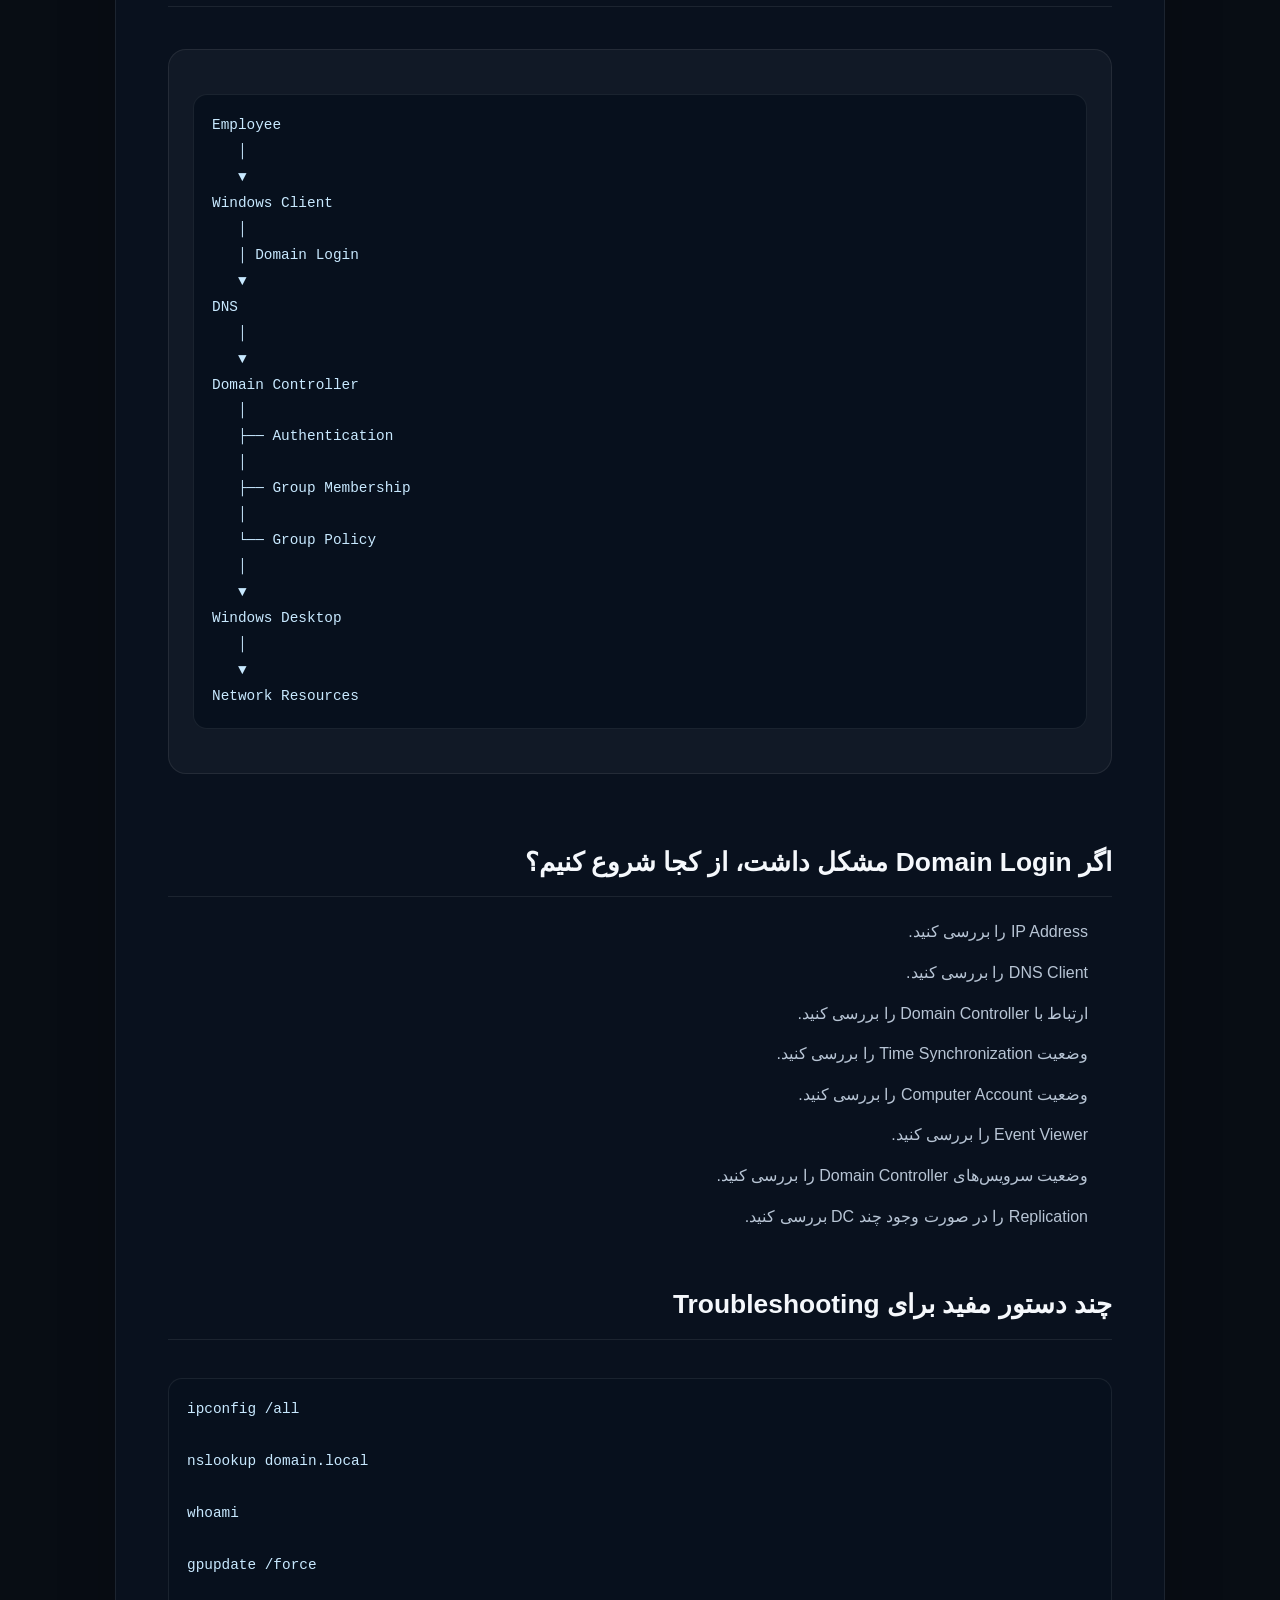
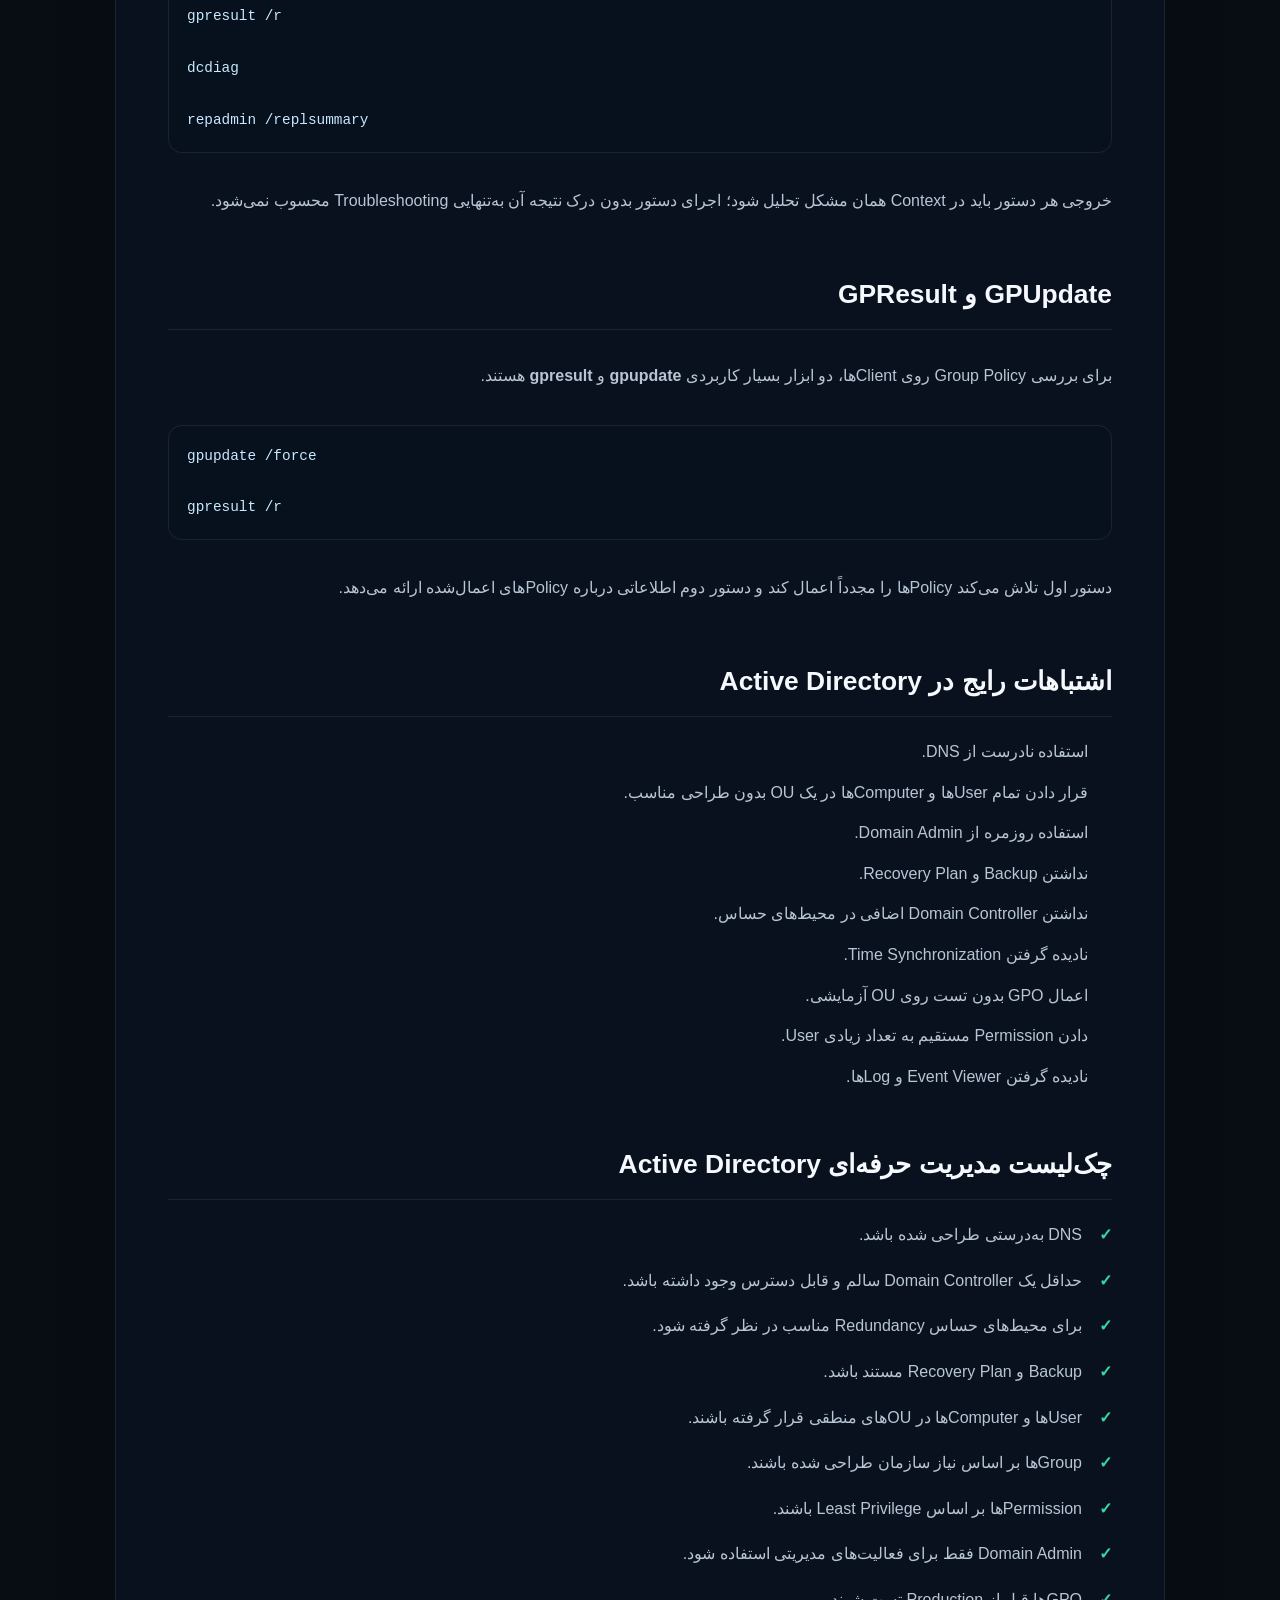
<file: active-directory.html>
<!DOCTYPE html>
<html lang="fa" dir="rtl">

<head>
  <meta charset="UTF-8" />
  <meta name="viewport" content="width=device-width, initial-scale=1.0" />

  <title>Active Directory چیست؟ راهنمای کامل AD و Group Policy | AJORLOO•TECH</title>

  <meta
    name="description"
    content="راهنمای کامل Active Directory، Domain Controller، DNS، User، Group، OU، Group Policy، Domain Join و مدیریت زیرساخت Windows Server."
  />

  <link rel="stylesheet" href="../styles.css" />

  <style>
    .article-page {
      min-height: 100vh;
      padding: 120px 20px 60px;
      background:
        radial-gradient(circle at 10% 10%, rgba(0, 170, 255, 0.08), transparent 30%),
        radial-gradient(circle at 90% 20%, rgba(0, 255, 200, 0.06), transparent 30%);
    }

    .article-container {
      width: min(1050px, 100%);
      margin: 0 auto;
    }

    .article-header {
      text-align: center;
      margin-bottom: 40px;
    }

    .article-category-badge {
      display: inline-flex;
      align-items: center;
      padding: 8px 16px;
      border: 1px solid rgba(0, 200, 255, 0.25);
      border-radius: 999px;
      background: rgba(0, 180, 255, 0.08);
      color: #59d8ff;
      font-size: 0.78rem;
      font-weight: 700;
      letter-spacing: 1px;
      margin-bottom: 20px;
    }

    .article-header h1 {
      font-size: clamp(2rem, 4vw, 3.4rem);
      line-height: 1.35;
      margin: 0 auto 18px;
      max-width: 900px;
    }

    .article-header p {
      max-width: 820px;
      margin: 0 auto;
      color: #9baabd;
      font-size: 1.05rem;
      line-height: 2;
    }

    .article-meta-bar {
      display: flex;
      justify-content: center;
      flex-wrap: wrap;
      gap: 12px;
      margin-top: 28px;
    }

    .article-meta-item {
      padding: 8px 14px;
      border-radius: 10px;
      background: rgba(255,255,255,0.04);
      border: 1px solid rgba(255,255,255,0.08);
      color: #b9c6d6;
      font-size: 0.85rem;
    }

    .article-content {
      background: rgba(10, 20, 35, 0.72);
      border: 1px solid rgba(255,255,255,0.08);
      border-radius: 24px;
      padding: clamp(22px, 5vw, 52px);
      box-shadow: 0 20px 60px rgba(0,0,0,0.18);
    }

    .article-content h2 {
      font-size: 1.65rem;
      margin: 42px 0 18px;
      padding-bottom: 12px;
      border-bottom: 1px solid rgba(255,255,255,0.08);
    }

    .article-content h2:first-child {
      margin-top: 0;
    }

    .article-content h3 {
      font-size: 1.2rem;
      margin: 30px 0 12px;
    }

    .article-content p {
      color: #b8c5d5;
      line-height: 2.05;
      margin: 12px 0;
    }

    .article-content ul,
    .article-content ol {
      padding-right: 24px;
      color: #b8c5d5;
      line-height: 2.1;
    }

    .article-content li {
      margin-bottom: 7px;
    }

    .highlight-box,
    .warning-box,
    .success-box,
    .danger-box {
      margin: 24px 0;
      padding: 20px 22px;
      border-radius: 16px;
      line-height: 2;
    }

    .highlight-box {
      background: rgba(0, 170, 255, 0.08);
      border-right: 4px solid #31c7ff;
    }

    .warning-box {
      background: rgba(255, 170, 0, 0.08);
      border-right: 4px solid #ffb52e;
    }

    .success-box {
      background: rgba(0, 220, 160, 0.08);
      border-right: 4px solid #27d9a2;
    }

    .danger-box {
      background: rgba(255, 70, 100, 0.07);
      border-right: 4px solid #ff5d7a;
    }

    .highlight-box strong,
    .warning-box strong,
    .success-box strong,
    .danger-box strong {
      color: #ffffff;
    }

    .number-grid {
      display: grid;
      grid-template-columns: repeat(auto-fit, minmax(190px, 1fr));
      gap: 14px;
      margin: 28px 0;
    }

    .number-card {
      padding: 22px;
      border-radius: 18px;
      background: rgba(255,255,255,0.035);
      border: 1px solid rgba(255,255,255,0.07);
      text-align: center;
    }

    .number-card .big-number {
      font-size: 1.8rem;
      font-weight: 800;
      color: #ffffff;
      margin-bottom: 8px;
    }

    .number-card strong {
      display: block;
      color: #dff7ff;
      margin-bottom: 7px;
    }

    .number-card span {
      color: #8799ad;
      font-size: 0.84rem;
      line-height: 1.8;
    }

    .comparison-table-wrapper {
      width: 100%;
      overflow-x: auto;
      margin: 25px 0;
      border-radius: 14px;
      border: 1px solid rgba(255,255,255,0.08);
    }

    .comparison-table {
      width: 100%;
      border-collapse: collapse;
      min-width: 680px;
    }

    .comparison-table th,
    .comparison-table td {
      padding: 14px 16px;
      text-align: right;
      border-bottom: 1px solid rgba(255,255,255,0.07);
    }

    .comparison-table th {
      background: rgba(0,170,255,0.08);
      color: #e8f5ff;
      font-weight: 700;
    }

    .comparison-table td {
      color: #b8c5d5;
    }

    .comparison-table tr:last-child td {
      border-bottom: none;
    }

    .code-block {
      direction: ltr;
      text-align: left;
      overflow-x: auto;
      background: #07101d;
      border: 1px solid rgba(255,255,255,0.08);
      border-radius: 14px;
      padding: 18px;
      margin: 20px 0;
      color: #c8e9ff;
      font-family: Consolas, Monaco, monospace;
      font-size: 0.9rem;
      line-height: 1.8;
      white-space: pre;
    }

    .scenario-card {
      margin: 24px 0;
      padding: 24px;
      border-radius: 18px;
      background: rgba(255,255,255,0.035);
      border: 1px solid rgba(255,255,255,0.08);
    }

    .scenario-card h3 {
      margin-top: 0;
      color: #ffffff;
    }

    .flow {
      display: flex;
      align-items: center;
      justify-content: center;
      flex-wrap: wrap;
      gap: 10px;
      margin: 28px 0;
    }

    .flow-item {
      padding: 15px 20px;
      border-radius: 14px;
      background: rgba(0,170,255,0.08);
      border: 1px solid rgba(0,200,255,0.18);
      color: #d9f4ff;
      font-weight: 600;
      text-align: center;
    }

    .flow-item small {
      display: block;
      color: #8194a9;
      font-size: 0.75rem;
      margin-top: 5px;
      font-weight: 400;
    }

    .flow-arrow {
      color: #51d8ff;
      font-size: 1.3rem;
    }

    .check-list {
      list-style: none;
      padding-right: 0 !important;
    }

    .check-list li {
      position: relative;
      padding-right: 30px;
      margin-bottom: 12px;
    }

    .check-list li::before {
      content: "✓";
      position: absolute;
      right: 0;
      top: 0;
      color: #36d8a4;
      font-weight: 800;
    }

    .article-footer {
      display: flex;
      justify-content: space-between;
      align-items: center;
      gap: 20px;
      flex-wrap: wrap;
      margin-top: 30px;
      padding-top: 25px;
      border-top: 1px solid rgba(255,255,255,0.08);
    }

    .back-link {
      display: inline-flex;
      align-items: center;
      gap: 8px;
      color: #54d8ff;
      text-decoration: none;
      font-weight: 700;
    }

    .back-link:hover {
      opacity: 0.8;
    }

    .article-brand {
      color: #738399;
      font-size: 0.85rem;
    }

    @media (max-width: 700px) {

      .article-page {
        padding: 95px 14px 40px;
      }

      .article-content {
        padding: 22px 17px;
        border-radius: 18px;
      }

      .article-header h1 {
        font-size: 1.9rem;
      }

      .article-content h2 {
        font-size: 1.4rem;
      }

      .flow {
        flex-direction: column;
      }

      .flow-arrow {
        transform: rotate(90deg);
      }
    }
  </style>
</head>


<body>

  <main class="article-page">

    <div class="article-container">

      <header class="article-header">

        <div class="article-category-badge">
          SYSTEMS / WINDOWS SERVER / SECURITY
        </div>

        <h1>
          Active Directory چیست؟
          راهنمای کامل AD، Domain و Group Policy
        </h1>

        <p>
          از Domain Controller و DNS تا User، Group، OU و Group Policy؛
          یک راهنمای عملی برای درک و مدیریت Active Directory
          در شبکه‌های سازمانی.
        </p>

        <div class="article-meta-bar">

          <span class="article-meta-item">
            Intermediate / Advanced
          </span>

          <span class="article-meta-item">
            حدود 16 دقیقه مطالعه
          </span>

          <span class="article-meta-item">
            Windows Server
          </span>

          <span class="article-meta-item">
            Active Directory
          </span>

          <span class="article-meta-item">
            Security
          </span>

        </div>

      </header>


      <article class="article-content">


        <h2>
          Active Directory چیست؟
        </h2>

        <p>
          Active Directory یا به اختصار <strong>AD</strong>،
          سرویس دایرکتوری مایکروسافت برای مدیریت متمرکز هویت،
          کاربران، کامپیوترها، منابع و Policyهای یک شبکه سازمانی است.
        </p>

        <p>
          در یک سازمان، به‌جای اینکه روی تک‌تک کامپیوترها User و
          Permission را به‌صورت جداگانه مدیریت کنیم، می‌توانیم
          مدیریت هویت و دسترسی را از طریق Domain مرکزی انجام دهیم.
        </p>

        <div class="highlight-box">

          <strong>
            مفهوم ساده:
          </strong>

          <br />

          Active Directory را می‌توان مانند یک سیستم مرکزی برای
          مدیریت کاربران، کامپیوترها، دسترسی‌ها و Policyهای شبکه
          تصور کرد.

        </div>


        <h2>
          چرا سازمان‌ها از Active Directory استفاده می‌کنند؟
        </h2>

        <p>
          فرض کنید یک شرکت 100 کاربر و 120 کامپیوتر دارد.
          اگر همه چیز Local باشد، مدیریت Userها، Passwordها،
          Permissionها و تنظیمات امنیتی بسیار دشوار می‌شود.
        </p>

        <p>
          Domain باعث می‌شود بسیاری از این وظایف به شکل متمرکز
          مدیریت شوند.
        </p>

        <div class="number-grid">

          <div class="number-card">
            <div class="big-number">01</div>
            <strong>Centralized Management</strong>
            <span>
              مدیریت متمرکز کاربران و کامپیوترها
            </span>
          </div>

          <div class="number-card">
            <div class="big-number">02</div>
            <strong>Authentication</strong>
            <span>
              احراز هویت متمرکز
            </span>
          </div>

          <div class="number-card">
            <div class="big-number">03</div>
            <strong>Group Policy</strong>
            <span>
              اعمال Policy روی سیستم‌ها
            </span>
          </div>

          <div class="number-card">
            <div class="big-number">04</div>
            <strong>Access Control</strong>
            <span>
              کنترل دسترسی به منابع
            </span>
          </div>

        </div>


        <h2>
          Domain چیست؟
        </h2>

        <p>
          Domain یک محدوده مدیریتی و امنیتی در شبکه است که
          منابع و هویت‌ها در آن تحت مدیریت Active Directory قرار می‌گیرند.
        </p>

        <p>
          برای مثال:
        </p>

        <div class="code-block">corp.example.local</div>

        <p>
          یا در محیط‌های مدرن‌تر، نام‌گذاری Domain می‌تواند
          بر اساس ساختار DNS سازمان انجام شود.
        </p>


        <h2>
          Domain Controller چیست؟
        </h2>

        <p>
          سروری که سرویس Active Directory Domain Services یا
          <strong>AD DS</strong> روی آن نصب و پیکربندی شده باشد
          و نقش Domain Controller را ایفا کند، وظایف اصلی
          مربوط به Domain را انجام می‌دهد.
        </p>

        <div class="flow">

          <div class="flow-item">
            User
            <small>Credentials</small>
          </div>

          <div class="flow-arrow">
            →
          </div>

          <div class="flow-item">
            Domain Controller
            <small>Authentication</small>
          </div>

          <div class="flow-arrow">
            →
          </div>

          <div class="flow-item">
            Domain Resources
            <small>Access</small>
          </div>

        </div>


        <h2>
          آیا فقط یک Domain Controller داشته باشیم؟
        </h2>

        <p>
          از نظر فنی می‌توان یک Domain Controller داشت،
          اما در بسیاری از محیط‌های سازمانی، داشتن بیش از یک DC
          برای افزایش Availability و تحمل خرابی اهمیت زیادی دارد.
        </p>

        <div class="warning-box">

          <strong>
            نکته مهم:
          </strong>

          <br />

          Domain Controller دوم فقط برای "Backup" نیست؛
          Replication بین DCها و Availability سرویس Directory
          از دلایل مهم استفاده از چند DC است.

        </div>


        <h2>
          Active Directory و DNS
        </h2>

        <p>
          DNS یکی از مهم‌ترین وابستگی‌های Active Directory است.
        </p>

        <p>
          بسیاری از سرویس‌های AD برای پیدا کردن Domain Controller
          و سرویس‌های مربوط به Domain از DNS استفاده می‌کنند.
        </p>

        <div class="danger-box">

          <strong>
            قانون مهم:
          </strong>

          <br />

          اگر DNS در Domain به‌درستی طراحی نشده باشد،
          مشکلاتی مانند Login، Domain Join، Group Policy
          و پیدا کردن DC می‌توانند ظاهر شوند.

        </div>


        <h2>
          ساختار کلی یک Domain
        </h2>

        <div class="code-block">Active Directory Domain
│
├── Users
│
├── Computers
│
├── Groups
│
├── Organizational Units
│
├── Group Policy Objects
│
└── Domain Controllers</div>


        <h2>
          User چیست؟
        </h2>

        <p>
          User Account برای شناسایی و احراز هویت یک کاربر در Domain استفاده می‌شود.
        </p>

        <p>
          یک User می‌تواند اطلاعاتی مانند Username، Password،
          Group Membership و Permissionهای مرتبط داشته باشد.
        </p>

        <div class="scenario-card">

          <h3>
            مثال
          </h3>

          <div class="code-block">Username:
majid

Domain:
CORP

Logon:
CORP\majid</div>

        </div>


        <h2>
          Computer Account چیست؟
        </h2>

        <p>
          زمانی که یک کامپیوتر را به Domain Join می‌کنیم،
          یک Computer Account در Active Directory برای آن سیستم ایجاد می‌شود.
        </p>

        <div class="flow">

          <div class="flow-item">
            Windows PC
          </div>

          <div class="flow-arrow">
            →
          </div>

          <div class="flow-item">
            Domain Join
          </div>

          <div class="flow-arrow">
            →
          </div>

          <div class="flow-item">
            Computer Account
          </div>

        </div>


        <h2>
          Domain Join چیست؟
        </h2>

        <p>
          Domain Join فرآیندی است که طی آن یک سیستم Windows
          به Domain سازمان متصل می‌شود.
        </p>

        <p>
          بعد از Join، سیستم می‌تواند از امکاناتی مانند
          Domain Authentication و Group Policy استفاده کند.
        </p>

        <div class="warning-box">

          <strong>
            قبل از Domain Join بررسی کنید:
          </strong>

          <br />

          IP Address، DNS، Default Gateway، ساعت سیستم
          و دسترسی به Domain Controller صحیح باشند.

        </div>


        <h2>
          Group چیست؟
        </h2>

        <p>
          Group برای دسته‌بندی Userها یا Computerها و ساده‌تر کردن
          مدیریت Permission استفاده می‌شود.
        </p>

        <p>
          به‌جای اینکه Permission یک Share را برای 50 کاربر
          به‌صورت جداگانه تنظیم کنیم، می‌توانیم Userها را داخل
          یک Group قرار دهیم و Permission را به Group بدهیم.
        </p>

        <div class="scenario-card">

          <h3>
            مثال File Server
          </h3>

          <div class="code-block">Users
 │
 ├── Ali
 ├── Sara
 ├── Reza
 └── Majid
       │
       ▼
FileServer-Users
       │
       ▼
\\FileServer\Shared</div>

        </div>


        <h2>
          OU چیست؟
        </h2>

        <p>
          Organizational Unit یا <strong>OU</strong>
          برای سازمان‌دهی Objectهای Active Directory استفاده می‌شود.
        </p>

        <p>
          OUها نقش بسیار مهمی در Delegation و اعمال Group Policy دارند.
        </p>

        <div class="code-block">CORP
│
├── OU=Users
│
├── OU=Computers
│
├── OU=Servers
│
├── OU=IT
│
└── OU=Branches</div>


        <h2>
          چرا OU مهم است؟
        </h2>

        <p>
          فرض کنید سازمان چند شعبه دارد.
          می‌توانیم ساختار منطقی برای مدیریت سیستم‌ها ایجاد کنیم.
        </p>

        <div class="scenario-card">

          <h3>
            نمونه ساختار سازمانی
          </h3>

          <div class="code-block">CORP
│
├── HQ
│   ├── Users
│   └── Computers
│
├── Branch-01
│   ├── Users
│   └── Computers
│
├── Branch-02
│   ├── Users
│   └── Computers
│
└── Servers</div>

        </div>


        <h2>
          Group Policy چیست؟
        </h2>

        <p>
          Group Policy یا <strong>GPO</strong> یکی از قدرتمندترین
          قابلیت‌های Active Directory برای اعمال تنظیمات متمرکز
          روی Userها و Computerها است.
        </p>

        <p>
          با GPO می‌توان بسیاری از تنظیمات امنیتی و مدیریتی
          را بدون مراجعه به تک‌تک سیستم‌ها اعمال کرد.
        </p>


        <h2>
          نمونه کاربردهای GPO
        </h2>

        <ul class="check-list">

          <li>
            Password Policy
          </li>

          <li>
            Account Lockout Policy
          </li>

          <li>
            Windows Firewall
          </li>

          <li>
            محدود کردن دسترسی کاربران
          </li>

          <li>
            تنظیمات Desktop
          </li>

          <li>
            Drive Mapping
          </li>

          <li>
            Software Deployment
          </li>

          <li>
            Security Configuration
          </li>

          <li>
            تنظیمات Windows Update
          </li>

        </ul>


        <h2>
          GPO چگونه اعمال می‌شود؟
        </h2>

        <div class="flow">

          <div class="flow-item">
            Domain
          </div>

          <div class="flow-arrow">
            →
          </div>

          <div class="flow-item">
            Site
          </div>

          <div class="flow-arrow">
            →
          </div>

          <div class="flow-item">
            Domain / OU
          </div>

          <div class="flow-arrow">
            →
          </div>

          <div class="flow-item">
            User / Computer
          </div>

        </div>

        <p>
          محل قرار گرفتن Objectها و Scope مربوط به Policy اهمیت زیادی دارد.
          بنابراین طراحی صحیح OU Structure مستقیماً روی مدیریت GPO تأثیر می‌گذارد.
        </p>


        <h2>
          Authentication در Active Directory
        </h2>

        <p>
          وقتی کاربر با Account دامینی Login می‌کند،
          سیستم باید هویت او را در Domain بررسی کند.
        </p>

        <p>
          در محیط‌های Active Directory مدرن، Kerberos یکی از
          پروتکل‌های اصلی Authentication است.
        </p>

        <div class="code-block">User
  │
  │ Credentials
  ▼
Domain Controller
  │
  │ Authentication
  ▼
Kerberos / Domain Services
  │
  ▼
Access Granted</div>


        <h2>
          Authentication با Authorization فرق دارد
        </h2>

        <div class="comparison-table-wrapper">

          <table class="comparison-table">

            <thead>

              <tr>
                <th>
                  مفهوم
                </th>

                <th>
                  سؤال
                </th>

                <th>
                  مثال
                </th>
              </tr>

            </thead>

            <tbody>

              <tr>

                <td>
                  Authentication
                </td>

                <td>
                  تو چه کسی هستی؟
                </td>

                <td>
                  Login با User Account
                </td>

              </tr>

              <tr>

                <td>
                  Authorization
                </td>

                <td>
                  به چه چیزی دسترسی داری؟
                </td>

                <td>
                  دسترسی به Folder
                </td>

              </tr>

            </tbody>

          </table>

        </div>


        <h2>
          Active Directory و File Server
        </h2>

        <p>
          یکی از رایج‌ترین کاربردهای AD، مدیریت دسترسی کاربران
          به File Server است.
        </p>

        <div class="scenario-card">

          <h3>
            مدل پیشنهادی
          </h3>

          <div class="code-block">User
  │
  ▼
Security Group
  │
  ▼
NTFS Permission
  │
  ▼
Share
  │
  ▼
File Server</div>

        </div>

        <p>
          در طراحی Permission بهتر است به‌جای اختصاص مستقیم
          Permission به Userها، از Groupها برای مدیریت دسترسی استفاده شود.
        </p>


        <h2>
          Domain Admin چیست؟
        </h2>

        <p>
          Domain Admin یک سطح دسترسی بسیار قدرتمند در Domain است
          و معمولاً نباید برای فعالیت‌های روزمره کاربران استفاده شود.
        </p>

        <div class="danger-box">

          <strong>
            Security Principle:
          </strong>

          <br />

          از حساب‌های دارای Privilege بالا فقط زمانی استفاده کنید
          که واقعاً به آن سطح دسترسی نیاز دارید.

        </div>


        <h2>
          Least Privilege در Active Directory
        </h2>

        <p>
          اصل Least Privilege می‌گوید هر User یا Service باید
          فقط به اندازه‌ای که برای انجام وظیفه نیاز دارد
          Permission داشته باشد.
        </p>

        <ul>

          <li>
            کاربران عادی Domain Admin نباشند.
          </li>

          <li>
            Service Accountها دسترسی بیش از نیاز نداشته باشند.
          </li>

          <li>
            Administrator Accountها برای کارهای روزمره استفاده نشوند.
          </li>

          <li>
            Delegation برای وظایف مشخص استفاده شود.
          </li>

        </ul>


        <h2>
          Time Synchronization چرا مهم است؟
        </h2>

        <p>
          در محیط‌های Domain، هماهنگ بودن ساعت سیستم‌ها اهمیت زیادی دارد.
        </p>

        <p>
          اختلاف زمانی قابل توجه می‌تواند باعث بروز مشکلات
          Authentication، مخصوصاً در سناریوهای مبتنی بر Kerberos شود.
        </p>

        <div class="highlight-box">

          <strong>
            بررسی کنید:
          </strong>

          <br />

          Domain Controllerها، Serverها و Clientها
          Time Source مناسب و هماهنگی زمانی صحیح داشته باشند.

        </div>


        <h2>
          Replication بین Domain Controllerها
        </h2>

        <p>
          وقتی چند Domain Controller داریم، تغییرات Active Directory
          باید بین DCها Replicate شوند.
        </p>

        <div class="flow">

          <div class="flow-item">
            DC-01
            <small>Site A</small>
          </div>

          <div class="flow-arrow">
            ⇄
          </div>

          <div class="flow-item">
            DC-02
            <small>Site A</small>
          </div>

          <div class="flow-arrow">
            ⇄
          </div>

          <div class="flow-item">
            DC-03
            <small>Site B</small>
          </div>

        </div>

        <p>
          در محیط‌های چندسایته، طراحی Site و ارتباط بین Domain Controllerها
          اهمیت زیادی دارد.
        </p>


        <h2>
          Active Directory Site چیست؟
        </h2>

        <p>
          Site در Active Directory معمولاً برای نمایش ساختار فیزیکی
          شبکه و Subnetها استفاده می‌شود.
        </p>

        <p>
          Siteها می‌توانند به Active Directory کمک کنند تا
          Replication و انتخاب سرویس‌های مناسب را با توجه به
          توپولوژی شبکه مدیریت کند.
        </p>


        <h2>
          Backup از Active Directory
        </h2>

        <p>
          Active Directory نیز مانند هر سرویس حیاتی دیگری
          نیاز به Backup و Recovery Plan دارد.
        </p>

        <p>
          داشتن یک Domain Controller دوم به معنی داشتن Backup کامل
          از Active Directory نیست.
        </p>

        <div class="warning-box">

          <strong>
            نکته:
          </strong>

          <br />

          Redundancy و Backup دو مفهوم متفاوت هستند.
          Replication به معنی داشتن یک Backup مستقل برای Recovery نیست.

        </div>


        <h2>
          سناریوی سازمانی پیشنهادی
        </h2>

        <div class="scenario-card">

          <h3>
            نمونه معماری
          </h3>

          <div class="code-block">                    Internet
                       │
                       ▼
                 Firewall / Router
                       │
              ┌────────┴────────┐
              │                 │
           Server VLAN       User VLAN
              │                 │
       ┌──────┴──────┐          │
       │             │          │
     DC-01         DC-02        │
       │             │          │
       └──────┬──────┘          │
              │                 │
              └────────┬────────┘
                       │
                 Active Directory</div>

        </div>


        <h2>
          سناریوی Login کاربر
        </h2>

        <div class="scenario-card">

          <div class="code-block">Employee
   │
   ▼
Windows Client
   │
   │ Domain Login
   ▼
DNS
   │
   ▼
Domain Controller
   │
   ├── Authentication
   │
   ├── Group Membership
   │
   └── Group Policy
   │
   ▼
Windows Desktop
   │
   ▼
Network Resources</div>

        </div>


        <h2>
          اگر Domain Login مشکل داشت، از کجا شروع کنیم؟
        </h2>

        <ol>

          <li>
            IP Address را بررسی کنید.
          </li>

          <li>
            DNS Client را بررسی کنید.
          </li>

          <li>
            ارتباط با Domain Controller را بررسی کنید.
          </li>

          <li>
            وضعیت Time Synchronization را بررسی کنید.
          </li>

          <li>
            وضعیت Computer Account را بررسی کنید.
          </li>

          <li>
            Event Viewer را بررسی کنید.
          </li>

          <li>
            وضعیت سرویس‌های Domain Controller را بررسی کنید.
          </li>

          <li>
            Replication را در صورت وجود چند DC بررسی کنید.
          </li>

        </ol>


        <h2>
          چند دستور مفید برای Troubleshooting
        </h2>

        <div class="code-block">ipconfig /all

nslookup domain.local

whoami

gpupdate /force

gpresult /r

dcdiag

repadmin /replsummary</div>

        <p>
          خروجی هر دستور باید در Context همان مشکل تحلیل شود؛
          اجرای دستور بدون درک نتیجه آن به‌تنهایی Troubleshooting محسوب نمی‌شود.
        </p>


        <h2>
          GPUpdate و GPResult
        </h2>

        <p>
          برای بررسی Group Policy روی Clientها،
          دو ابزار بسیار کاربردی <strong>gpupdate</strong>
          و <strong>gpresult</strong> هستند.
        </p>

        <div class="code-block">gpupdate /force

gpresult /r</div>

        <p>
          دستور اول تلاش می‌کند Policyها را مجدداً اعمال کند
          و دستور دوم اطلاعاتی درباره Policyهای اعمال‌شده ارائه می‌دهد.
        </p>


        <h2>
          اشتباهات رایج در Active Directory
        </h2>

        <ul>

          <li>
            استفاده نادرست از DNS.
          </li>

          <li>
            قرار دادن تمام Userها و Computerها در یک OU بدون طراحی مناسب.
          </li>

          <li>
            استفاده روزمره از Domain Admin.
          </li>

          <li>
            نداشتن Backup و Recovery Plan.
          </li>

          <li>
            نداشتن Domain Controller اضافی در محیط‌های حساس.
          </li>

          <li>
            نادیده گرفتن Time Synchronization.
          </li>

          <li>
            اعمال GPO بدون تست روی OU آزمایشی.
          </li>

          <li>
            دادن Permission مستقیم به تعداد زیادی User.
          </li>

          <li>
            نادیده گرفتن Event Viewer و Logها.
          </li>

        </ul>


        <h2>
          چک‌لیست مدیریت حرفه‌ای Active Directory
        </h2>

        <ul class="check-list">

          <li>
            DNS به‌درستی طراحی شده باشد.
          </li>

          <li>
            حداقل یک Domain Controller سالم و قابل دسترس وجود داشته باشد.
          </li>

          <li>
            برای محیط‌های حساس Redundancy مناسب در نظر گرفته شود.
          </li>

          <li>
            Backup و Recovery Plan مستند باشد.
          </li>

          <li>
            Userها و Computerها در OUهای منطقی قرار گرفته باشند.
          </li>

          <li>
            Groupها بر اساس نیاز سازمان طراحی شده باشند.
          </li>

          <li>
            Permissionها بر اساس Least Privilege باشند.
          </li>

          <li>
            Domain Admin فقط برای فعالیت‌های مدیریتی استفاده شود.
          </li>

          <li>
            GPOها قبل از Production تست شوند.
          </li>

          <li>
            Time Synchronization بررسی شود.
          </li>

          <li>
            Replication بین DCها Monitoring شود.
          </li>

          <li>
            Event Logها و Alertها بررسی شوند.
          </li>

        </ul>


        <h2>
          جمع‌بندی
        </h2>

        <p>
          Active Directory یکی از پایه‌های اصلی بسیاری از
          زیرساخت‌های Windows-based سازمانی است.
        </p>

        <p>
          طراحی صحیح AD فقط نصب Domain Controller نیست؛
          بلکه ترکیبی از DNS، Authentication، OU Structure،
          Group Policy، Security، Replication، Backup و Monitoring است.
        </p>

        <p>
          هرچه سازمان بزرگ‌تر شود، اهمیت طراحی منطقی و امن
          Active Directory نیز بیشتر می‌شود.
        </p>

        <div class="success-box">

          <strong>
            Engineering Digital Trust
          </strong>

          <br />

          یک Active Directory خوب فقط کاربران را Login نمی‌کند؛
          بلکه پایه‌ای برای مدیریت هویت، دسترسی و امنیت
          کل زیرساخت سازمان ایجاد می‌کند.

        </div>


        <footer class="article-footer">

          <a
            href="../index.html#articles"
            class="back-link"
          >
            ← بازگشت به مقالات
          </a>

          <span class="article-brand">
            AJORLOO•TECH — Engineering Digital Trust
          </span>

        </footer>

      </article>

    </div>

  </main>

</body>

</html>
</file>
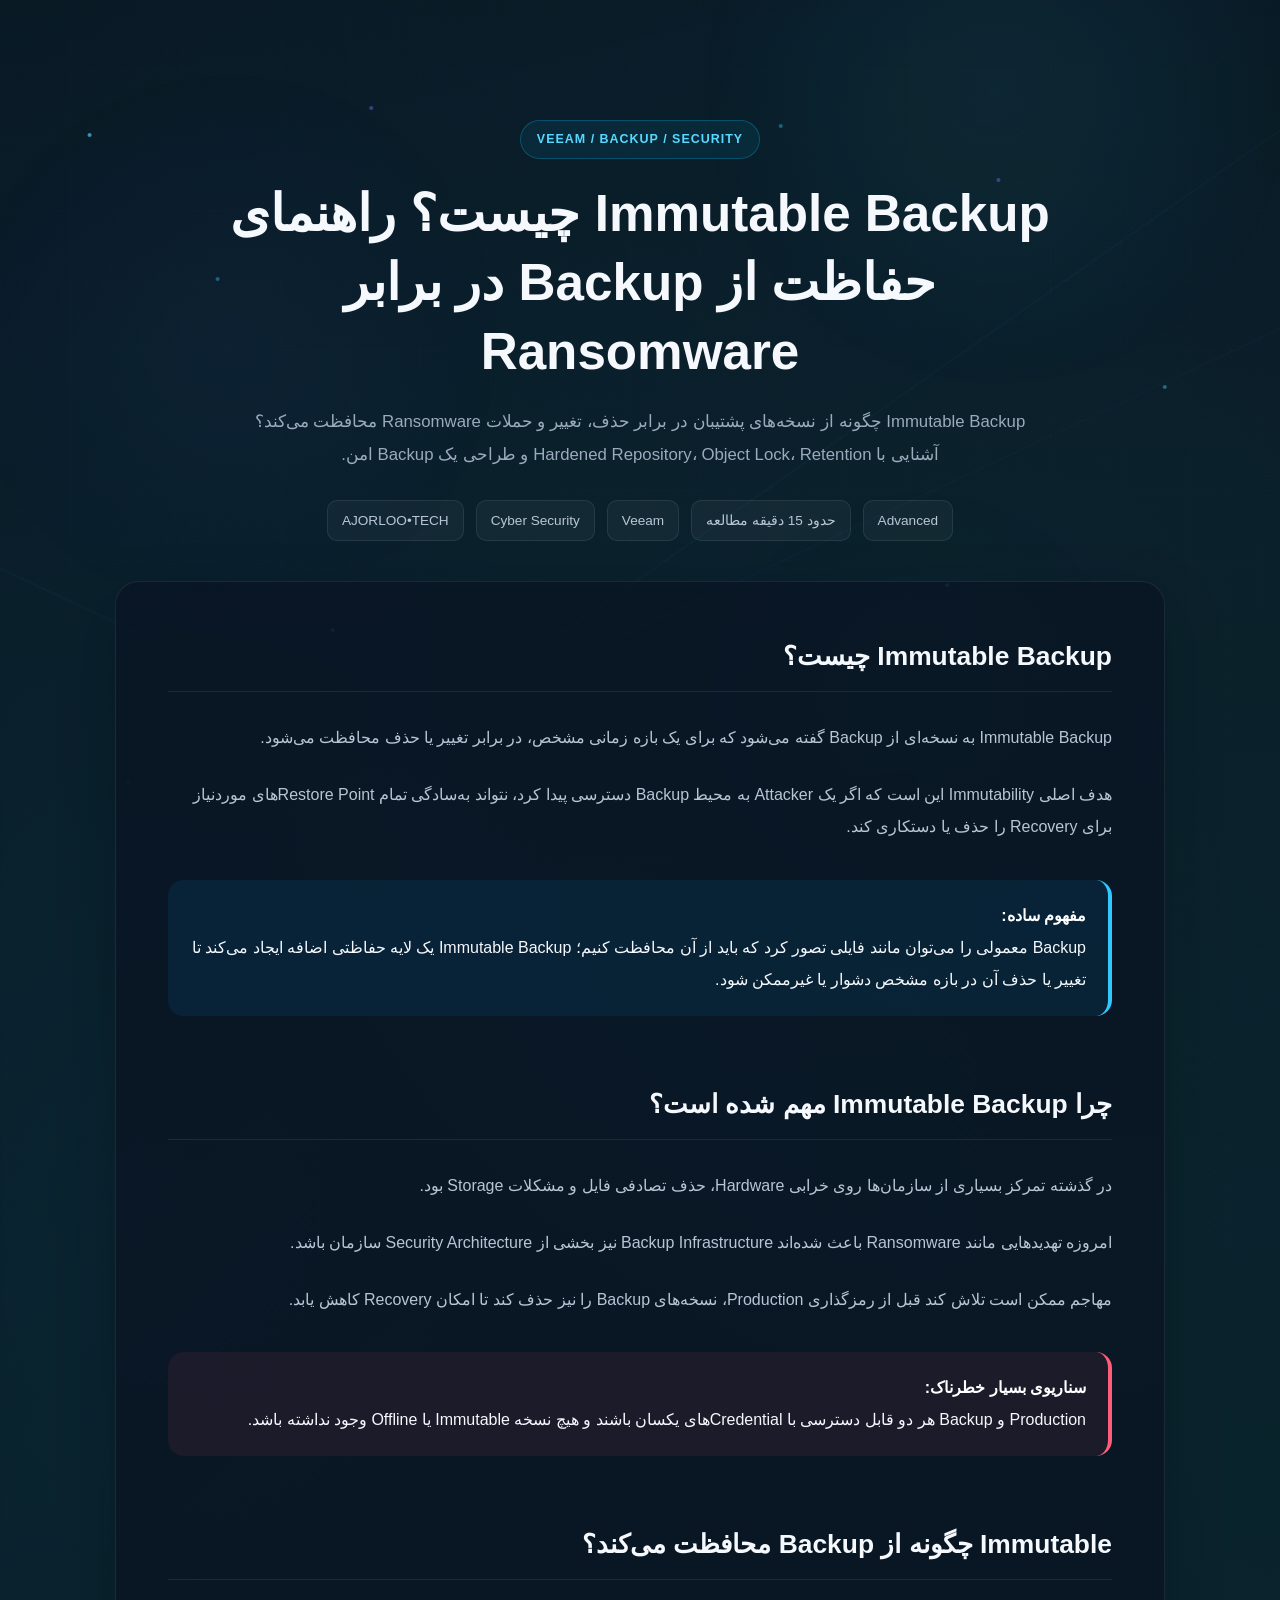
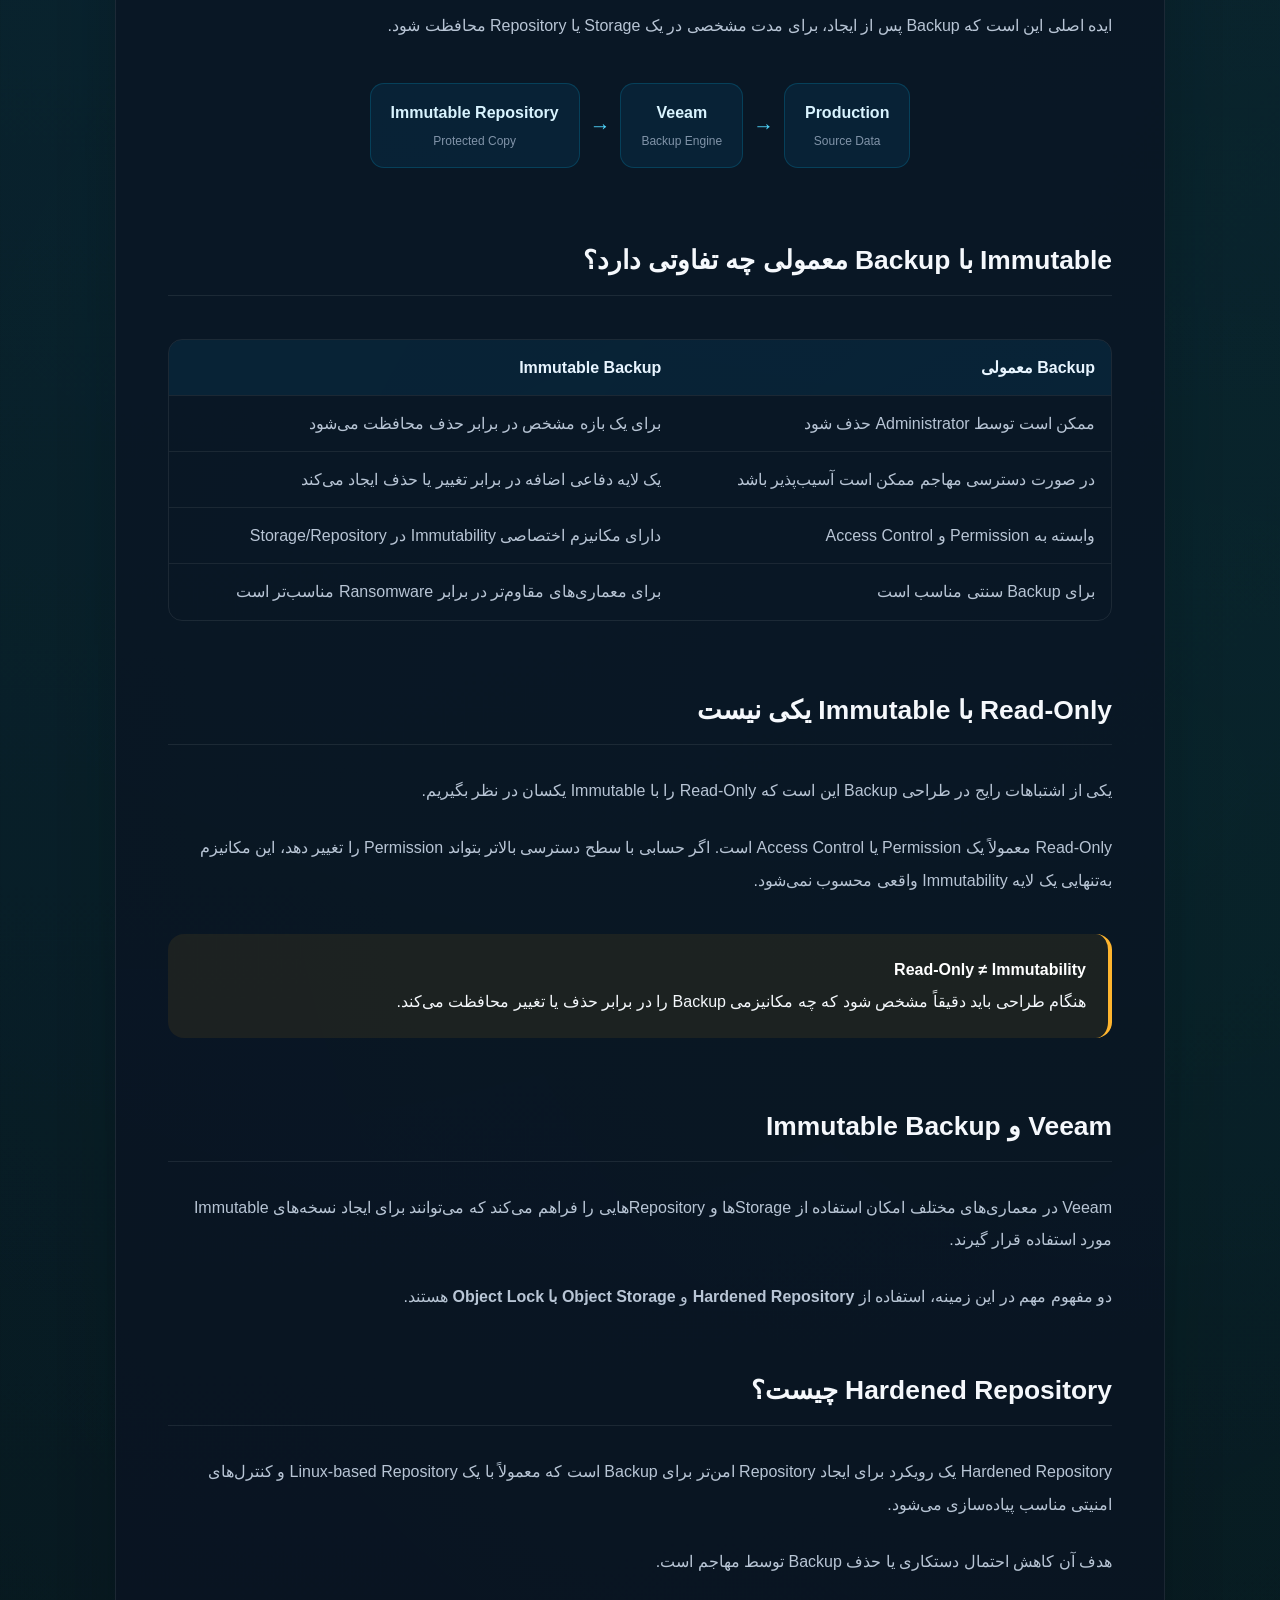
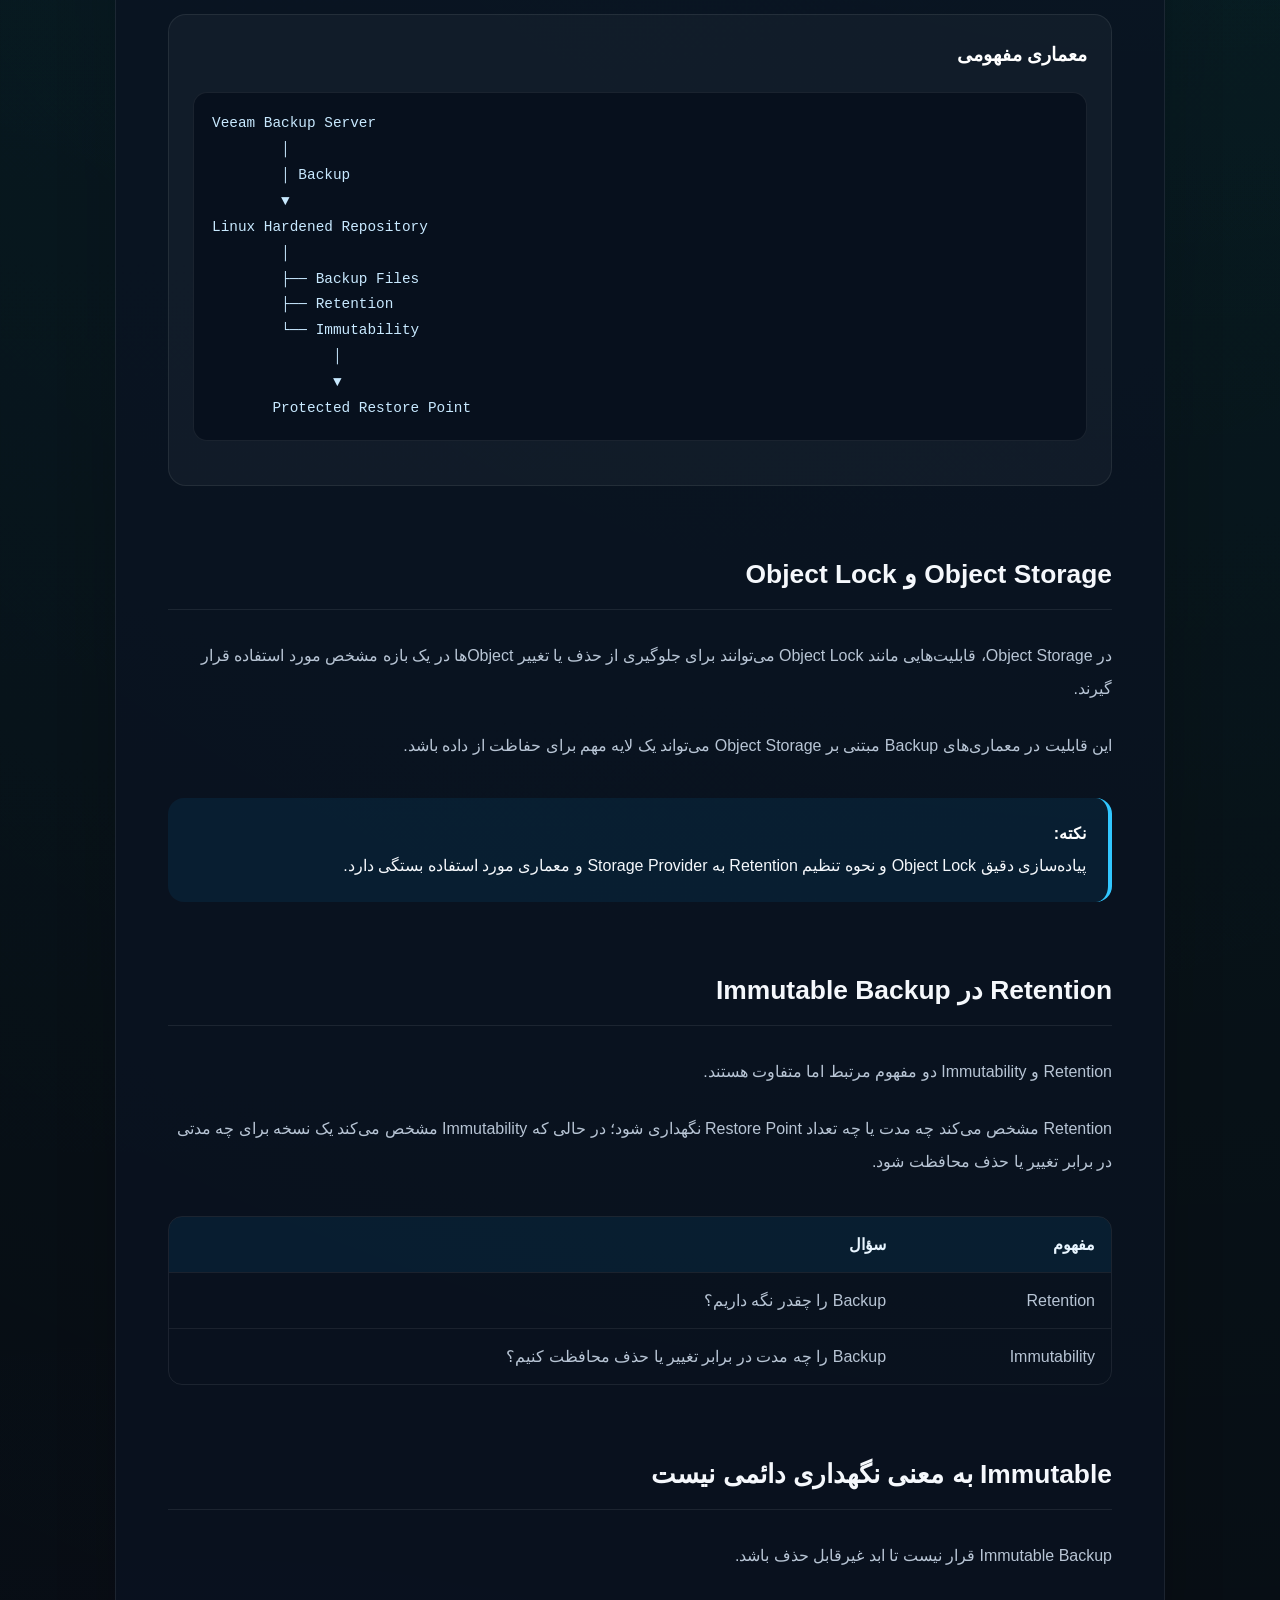
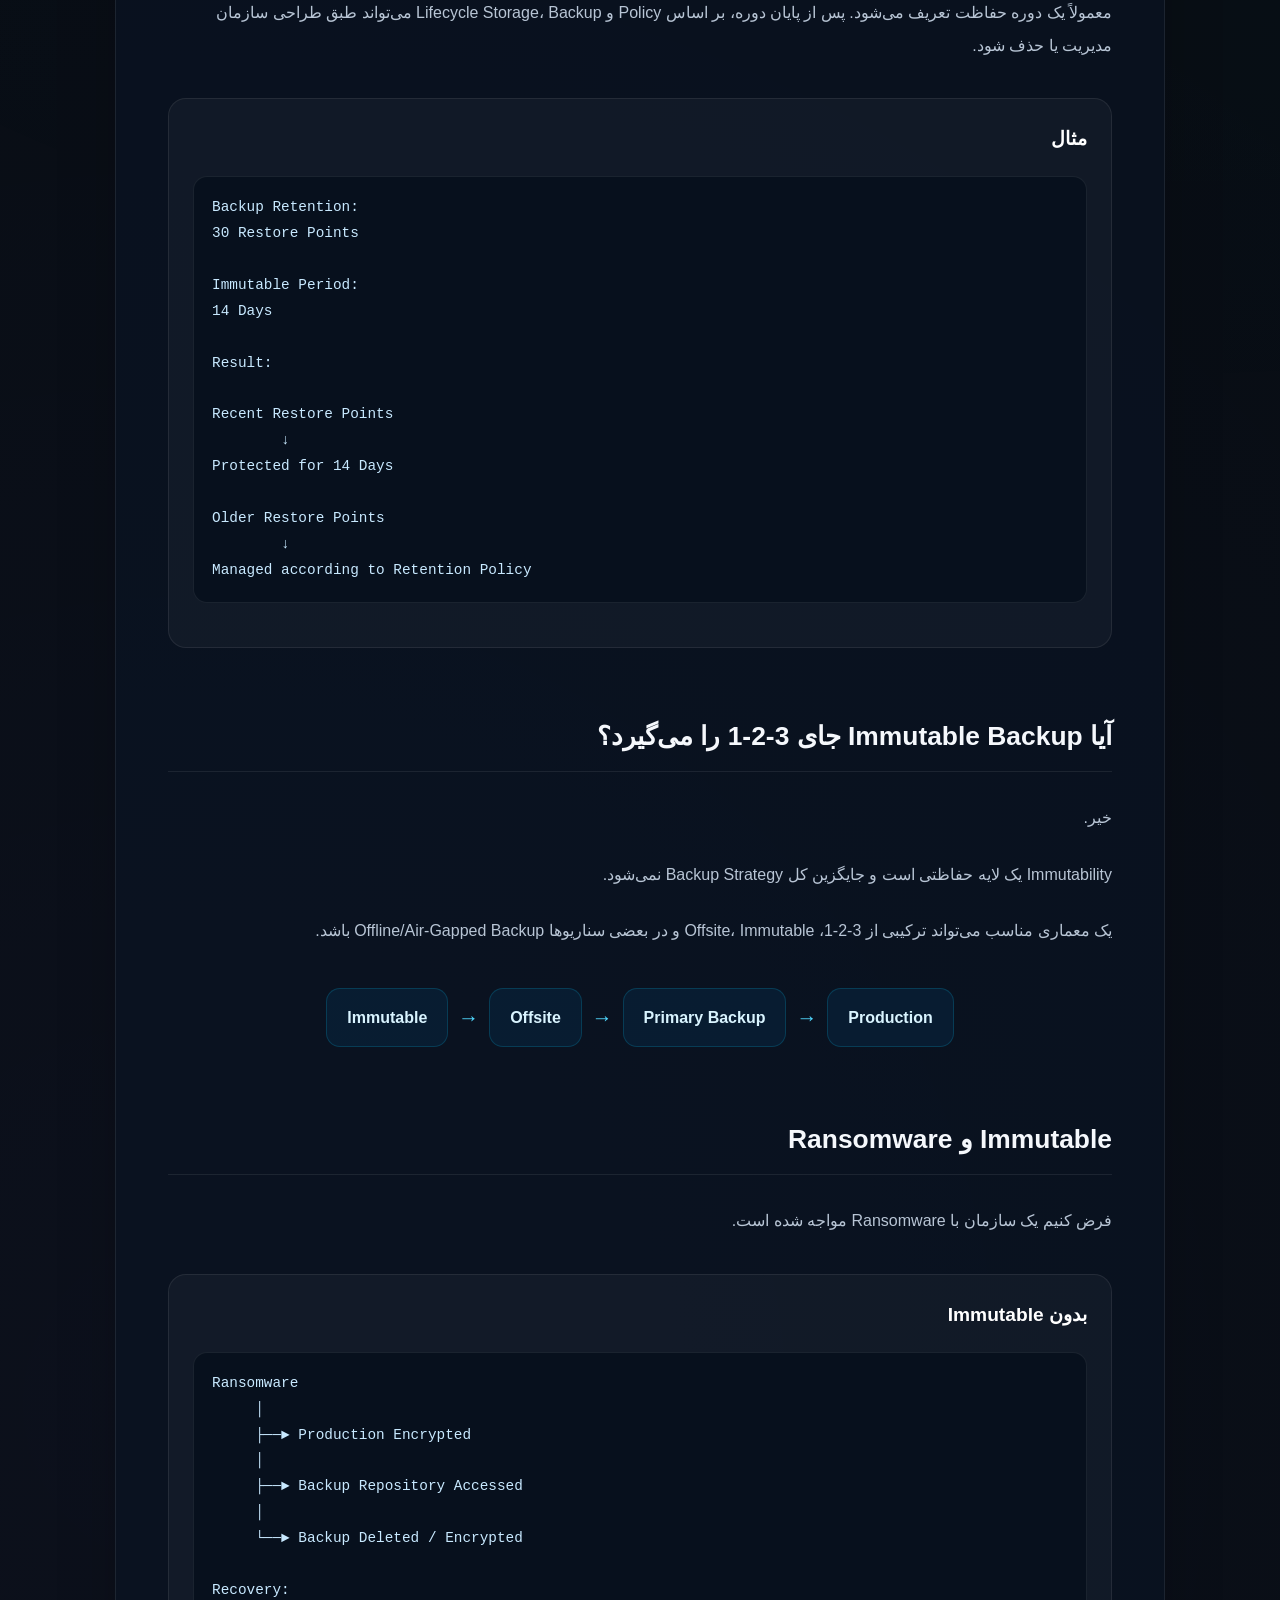
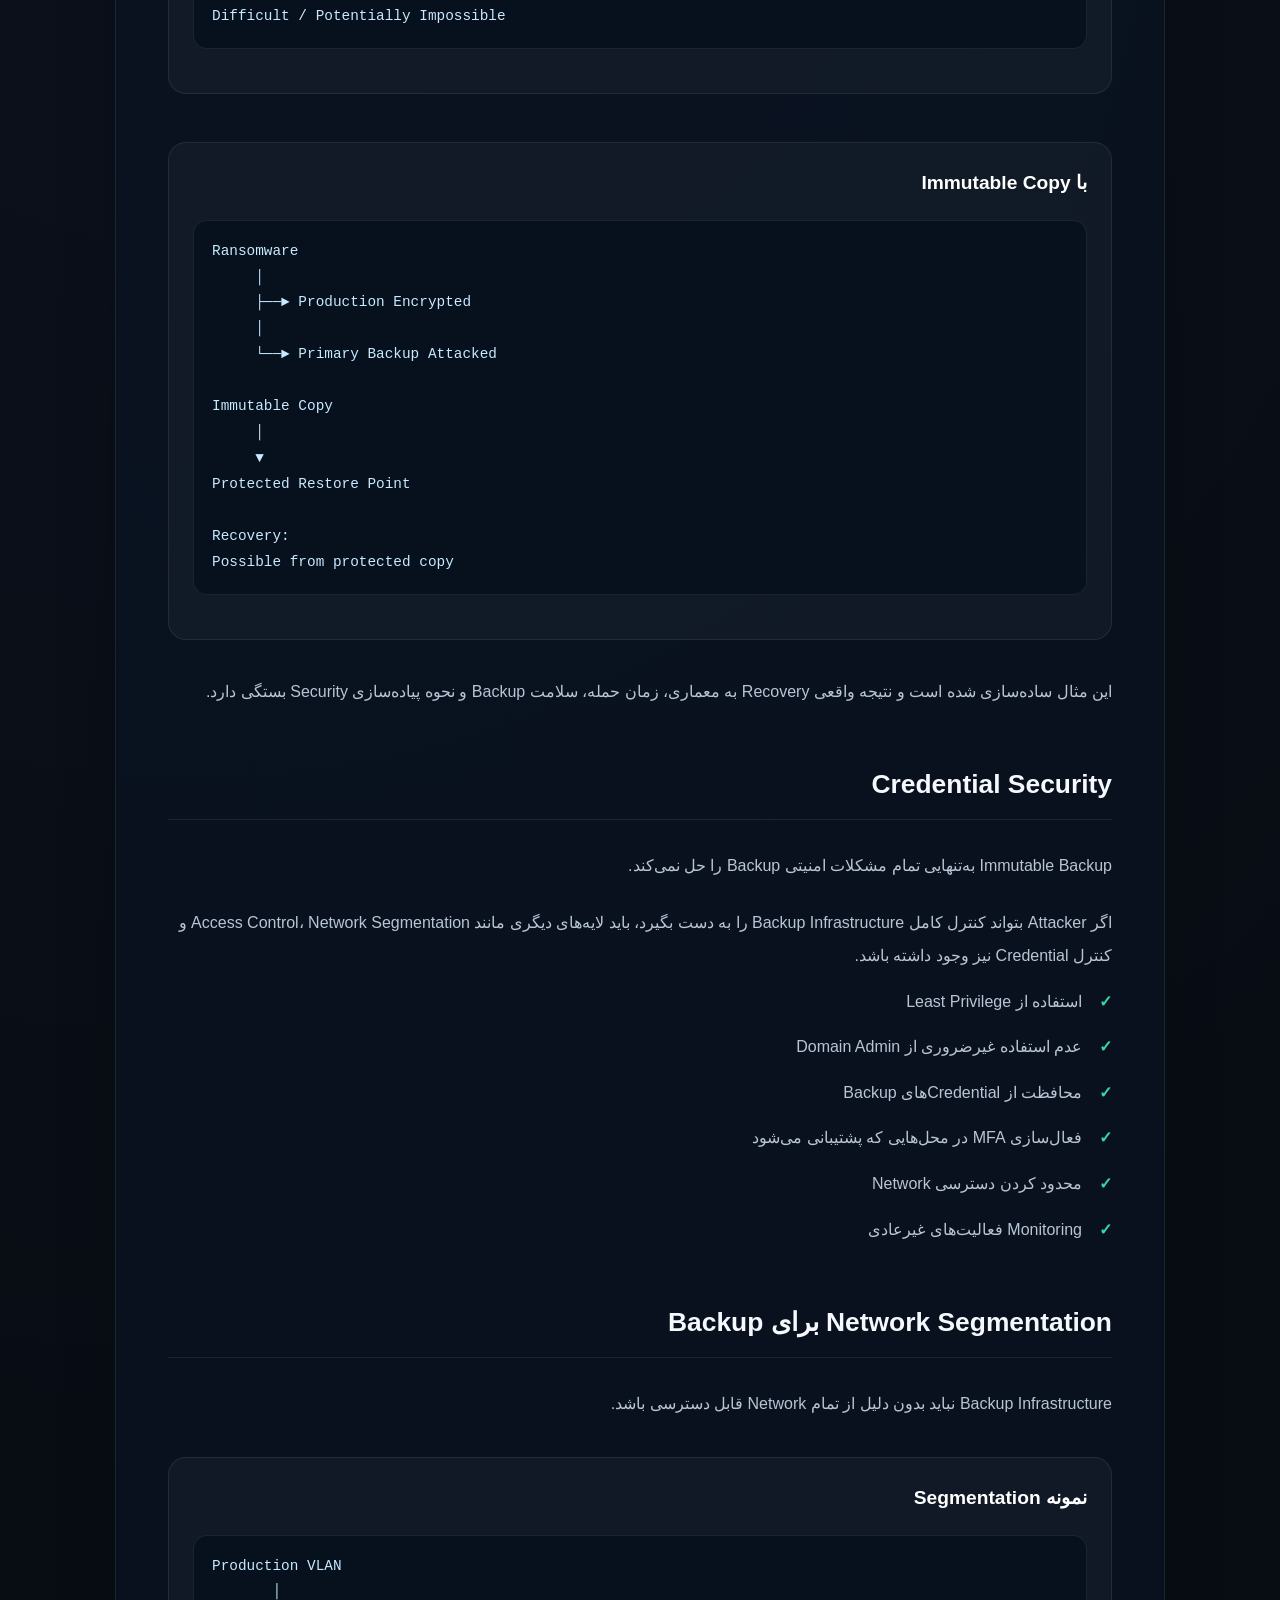
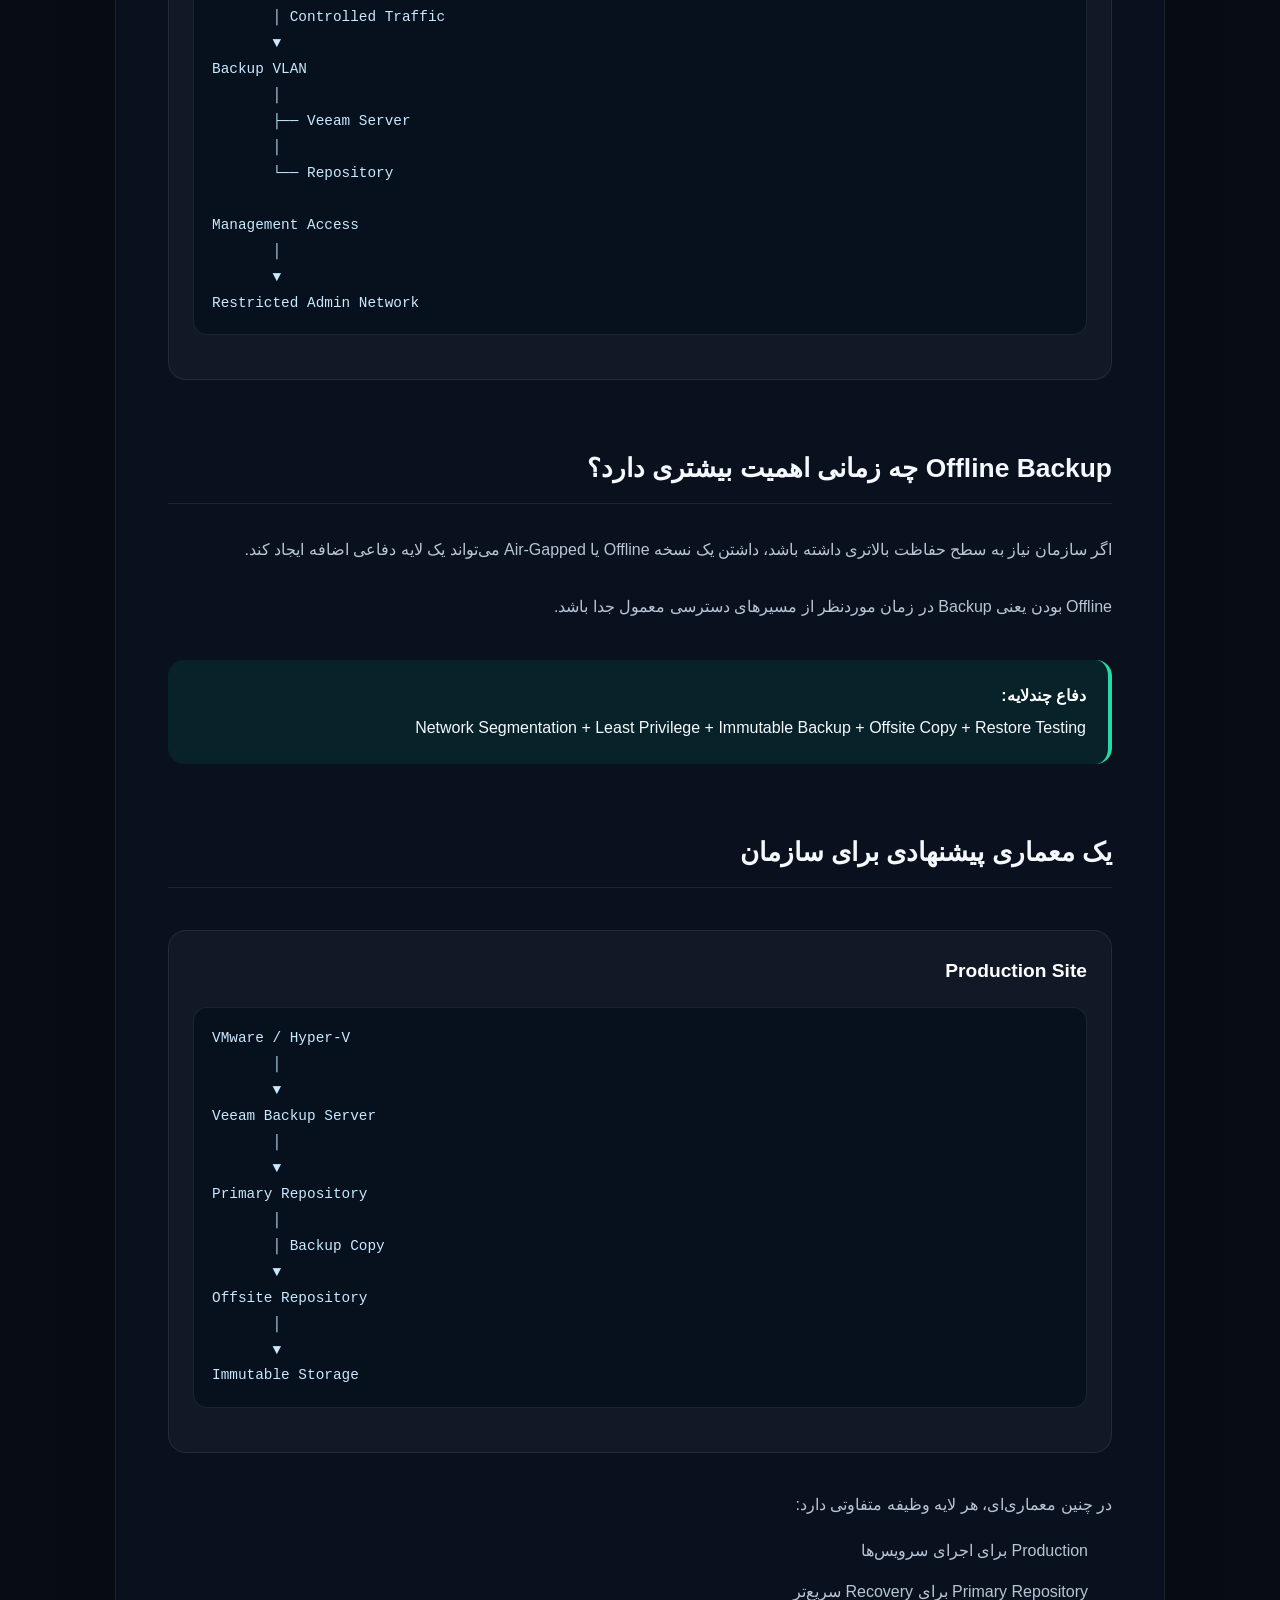
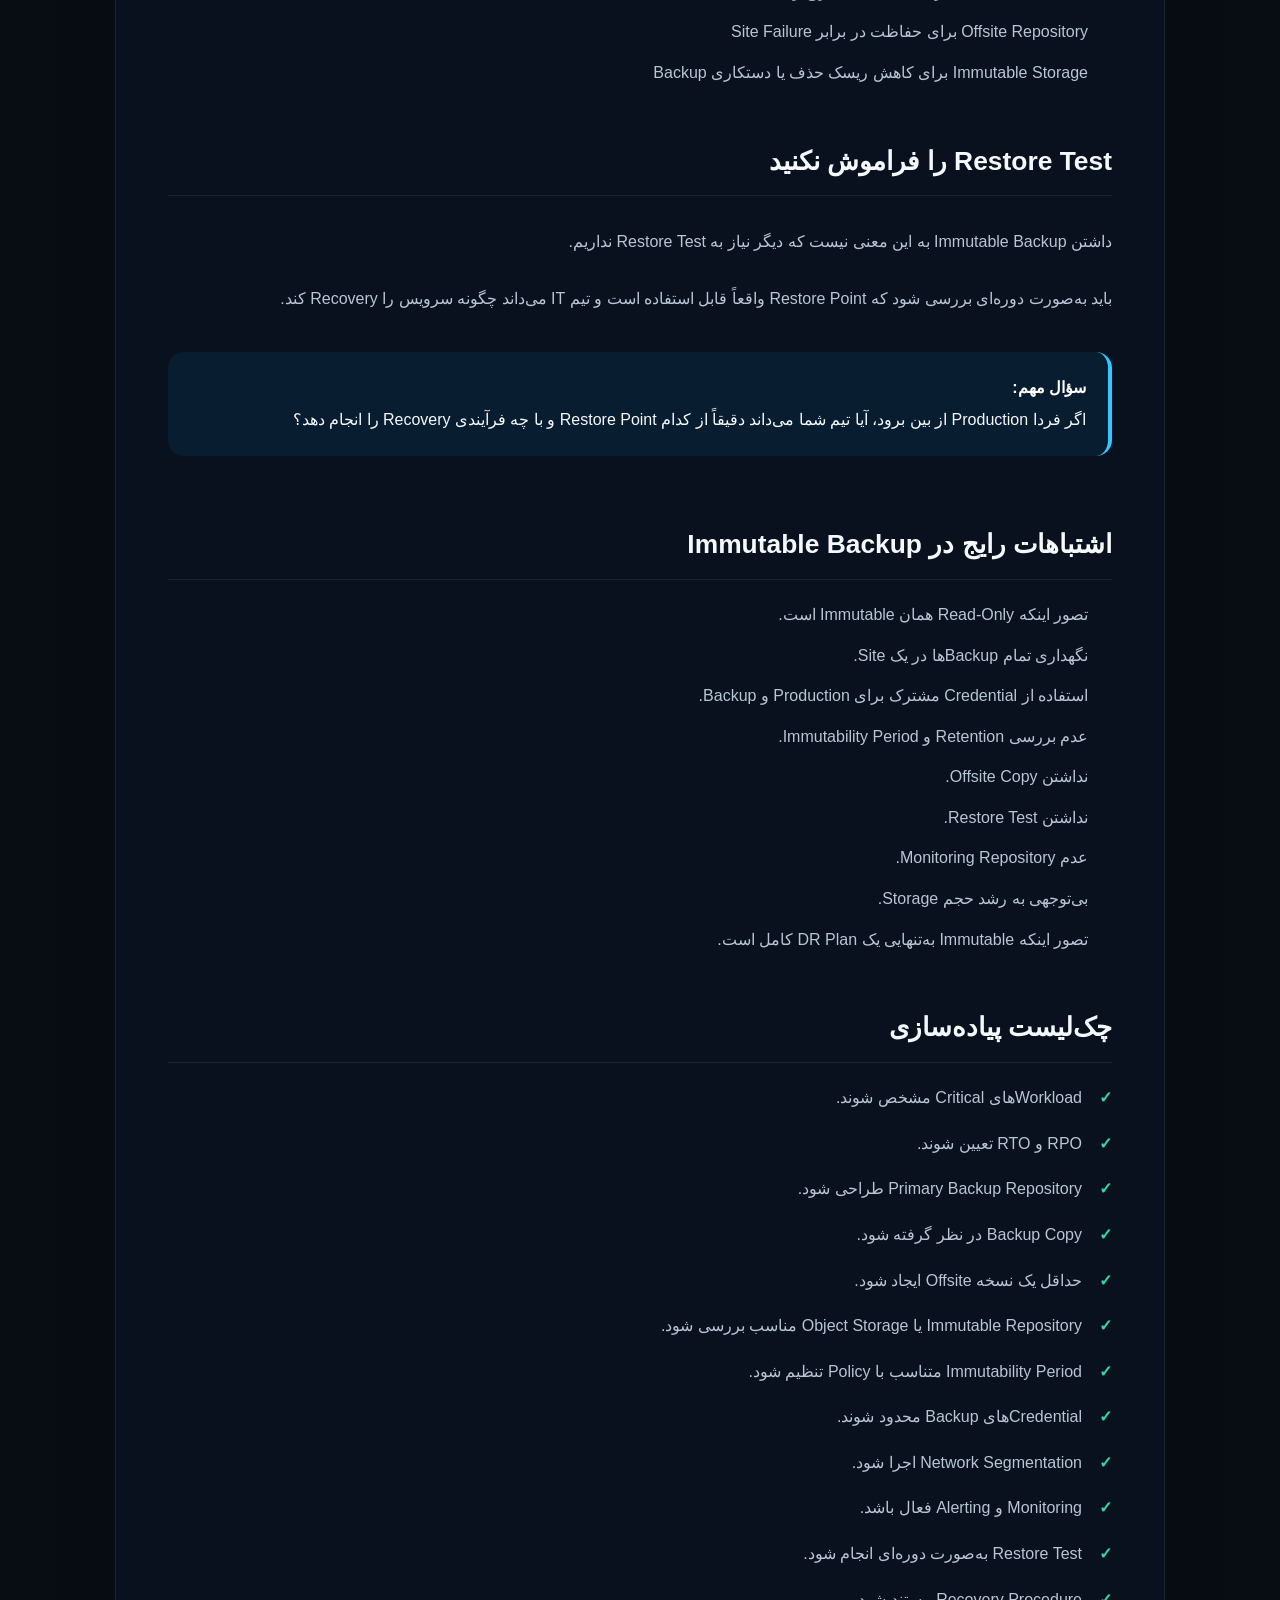
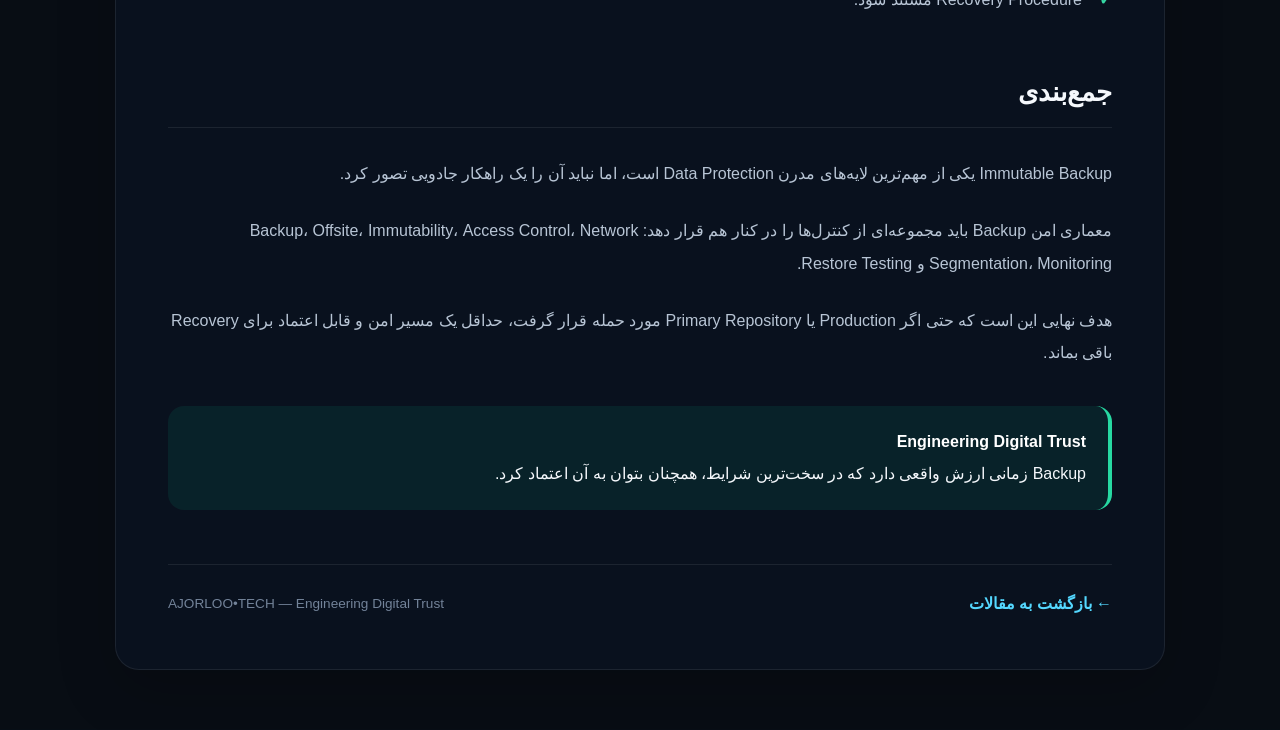
<file: immutable-backup.html>
<!DOCTYPE html>
<html lang="fa" dir="rtl">

<head>
  <meta charset="UTF-8" />
  <meta name="viewport" content="width=device-width, initial-scale=1.0" />

  <title>Immutable Backup چیست؟ راهنمای حفاظت از Backup در برابر Ransomware | AJORLOO•TECH</title>

  <meta
    name="description"
    content="راهنمای کامل Immutable Backup، Hardened Repository، Object Lock، Ransomware Protection، Retention و طراحی Backup امن با Veeam."
  />

  <link rel="stylesheet" href="../styles.css" />

  <style>
    .article-page {
      min-height: 100vh;
      padding: 120px 20px 60px;
      background:
        radial-gradient(circle at 10% 10%, rgba(0, 170, 255, 0.08), transparent 30%),
        radial-gradient(circle at 90% 20%, rgba(0, 255, 200, 0.06), transparent 30%);
    }

    .article-container {
      width: min(1050px, 100%);
      margin: 0 auto;
    }

    .article-header {
      text-align: center;
      margin-bottom: 40px;
    }

    .article-category-badge {
      display: inline-flex;
      align-items: center;
      padding: 8px 16px;
      border: 1px solid rgba(0, 200, 255, 0.25);
      border-radius: 999px;
      background: rgba(0, 180, 255, 0.08);
      color: #59d8ff;
      font-size: 0.78rem;
      font-weight: 700;
      letter-spacing: 1px;
      margin-bottom: 20px;
    }

    .article-header h1 {
      font-size: clamp(2rem, 4vw, 3.4rem);
      line-height: 1.35;
      margin: 0 auto 18px;
      max-width: 900px;
    }

    .article-header p {
      max-width: 820px;
      margin: 0 auto;
      color: #9baabd;
      font-size: 1.05rem;
      line-height: 2;
    }

    .article-meta-bar {
      display: flex;
      justify-content: center;
      flex-wrap: wrap;
      gap: 12px;
      margin-top: 28px;
    }

    .article-meta-item {
      padding: 8px 14px;
      border-radius: 10px;
      background: rgba(255,255,255,0.04);
      border: 1px solid rgba(255,255,255,0.08);
      color: #b9c6d6;
      font-size: 0.85rem;
    }

    .article-content {
      background: rgba(10, 20, 35, 0.72);
      border: 1px solid rgba(255,255,255,0.08);
      border-radius: 24px;
      padding: clamp(22px, 5vw, 52px);
      box-shadow: 0 20px 60px rgba(0,0,0,0.18);
    }

    .article-content h2 {
      font-size: 1.65rem;
      margin: 42px 0 18px;
      padding-bottom: 12px;
      border-bottom: 1px solid rgba(255,255,255,0.08);
    }

    .article-content h2:first-child {
      margin-top: 0;
    }

    .article-content h3 {
      font-size: 1.2rem;
      margin: 30px 0 12px;
    }

    .article-content p {
      color: #b8c5d5;
      line-height: 2.05;
      margin: 12px 0;
    }

    .article-content ul,
    .article-content ol {
      padding-right: 24px;
      color: #b8c5d5;
      line-height: 2.1;
    }

    .article-content li {
      margin-bottom: 7px;
    }

    .highlight-box,
    .warning-box,
    .success-box,
    .danger-box {
      margin: 24px 0;
      padding: 20px 22px;
      border-radius: 16px;
      line-height: 2;
    }

    .highlight-box {
      background: rgba(0, 170, 255, 0.08);
      border-right: 4px solid #31c7ff;
    }

    .warning-box {
      background: rgba(255, 170, 0, 0.08);
      border-right: 4px solid #ffb52e;
    }

    .success-box {
      background: rgba(0, 220, 160, 0.08);
      border-right: 4px solid #27d9a2;
    }

    .danger-box {
      background: rgba(255, 70, 100, 0.07);
      border-right: 4px solid #ff5d7a;
    }

    .highlight-box strong,
    .warning-box strong,
    .success-box strong,
    .danger-box strong {
      color: #ffffff;
    }

    .number-grid {
      display: grid;
      grid-template-columns: repeat(auto-fit, minmax(200px, 1fr));
      gap: 14px;
      margin: 28px 0;
    }

    .number-card {
      padding: 22px;
      border-radius: 18px;
      background: rgba(255,255,255,0.035);
      border: 1px solid rgba(255,255,255,0.07);
      text-align: center;
    }

    .number-card .big-number {
      font-size: 2rem;
      font-weight: 800;
      color: #ffffff;
      margin-bottom: 8px;
    }

    .number-card strong {
      display: block;
      color: #dff7ff;
      margin-bottom: 7px;
    }

    .number-card span {
      color: #8799ad;
      font-size: 0.84rem;
      line-height: 1.8;
    }

    .comparison-table-wrapper {
      width: 100%;
      overflow-x: auto;
      margin: 25px 0;
      border-radius: 14px;
      border: 1px solid rgba(255,255,255,0.08);
    }

    .comparison-table {
      width: 100%;
      border-collapse: collapse;
      min-width: 680px;
    }

    .comparison-table th,
    .comparison-table td {
      padding: 14px 16px;
      text-align: right;
      border-bottom: 1px solid rgba(255,255,255,0.07);
    }

    .comparison-table th {
      background: rgba(0,170,255,0.08);
      color: #e8f5ff;
      font-weight: 700;
    }

    .comparison-table td {
      color: #b8c5d5;
    }

    .comparison-table tr:last-child td {
      border-bottom: none;
    }

    .code-block {
      direction: ltr;
      text-align: left;
      overflow-x: auto;
      background: #07101d;
      border: 1px solid rgba(255,255,255,0.08);
      border-radius: 14px;
      padding: 18px;
      margin: 20px 0;
      color: #c8e9ff;
      font-family: Consolas, Monaco, monospace;
      font-size: 0.9rem;
      line-height: 1.8;
      white-space: pre;
    }

    .scenario-card {
      margin: 24px 0;
      padding: 24px;
      border-radius: 18px;
      background: rgba(255,255,255,0.035);
      border: 1px solid rgba(255,255,255,0.08);
    }

    .scenario-card h3 {
      margin-top: 0;
      color: #ffffff;
    }

    .flow {
      display: flex;
      align-items: center;
      justify-content: center;
      flex-wrap: wrap;
      gap: 10px;
      margin: 28px 0;
    }

    .flow-item {
      padding: 15px 20px;
      border-radius: 14px;
      background: rgba(0,170,255,0.08);
      border: 1px solid rgba(0,200,255,0.18);
      color: #d9f4ff;
      font-weight: 600;
      text-align: center;
    }

    .flow-item small {
      display: block;
      color: #8194a9;
      font-size: 0.75rem;
      margin-top: 5px;
      font-weight: 400;
    }

    .flow-arrow {
      color: #51d8ff;
      font-size: 1.3rem;
    }

    .check-list {
      list-style: none;
      padding-right: 0 !important;
    }

    .check-list li {
      position: relative;
      padding-right: 30px;
      margin-bottom: 12px;
    }

    .check-list li::before {
      content: "✓";
      position: absolute;
      right: 0;
      top: 0;
      color: #36d8a4;
      font-weight: 800;
    }

    .article-footer {
      display: flex;
      justify-content: space-between;
      align-items: center;
      gap: 20px;
      flex-wrap: wrap;
      margin-top: 30px;
      padding-top: 25px;
      border-top: 1px solid rgba(255,255,255,0.08);
    }

    .back-link {
      display: inline-flex;
      align-items: center;
      gap: 8px;
      color: #54d8ff;
      text-decoration: none;
      font-weight: 700;
    }

    .back-link:hover {
      opacity: 0.8;
    }

    .article-brand {
      color: #738399;
      font-size: 0.85rem;
    }

    @media (max-width: 700px) {

      .article-page {
        padding: 95px 14px 40px;
      }

      .article-content {
        padding: 22px 17px;
        border-radius: 18px;
      }

      .article-header h1 {
        font-size: 1.9rem;
      }

      .article-content h2 {
        font-size: 1.4rem;
      }

      .flow {
        flex-direction: column;
      }

      .flow-arrow {
        transform: rotate(90deg);
      }
    }
  </style>
</head>


<body>

  <main class="article-page">

    <div class="article-container">

      <header class="article-header">

        <div class="article-category-badge">
          VEEAM / BACKUP / SECURITY
        </div>

        <h1>
          Immutable Backup چیست؟
          راهنمای حفاظت از Backup در برابر Ransomware
        </h1>

        <p>
          Immutable Backup چگونه از نسخه‌های پشتیبان در برابر حذف،
          تغییر و حملات Ransomware محافظت می‌کند؟
          آشنایی با Hardened Repository، Object Lock، Retention
          و طراحی یک Backup امن.
        </p>

        <div class="article-meta-bar">

          <span class="article-meta-item">
            Advanced
          </span>

          <span class="article-meta-item">
            حدود 15 دقیقه مطالعه
          </span>

          <span class="article-meta-item">
            Veeam
          </span>

          <span class="article-meta-item">
            Cyber Security
          </span>

          <span class="article-meta-item">
            AJORLOO•TECH
          </span>

        </div>

      </header>


      <article class="article-content">


        <h2>
          Immutable Backup چیست؟
        </h2>

        <p>
          Immutable Backup به نسخه‌ای از Backup گفته می‌شود که برای یک
          بازه زمانی مشخص، در برابر تغییر یا حذف محافظت می‌شود.
        </p>

        <p>
          هدف اصلی Immutability این است که اگر یک Attacker به محیط
          Backup دسترسی پیدا کرد، نتواند به‌سادگی تمام Restore Pointهای
          موردنیاز برای Recovery را حذف یا دستکاری کند.
        </p>

        <div class="highlight-box">

          <strong>
            مفهوم ساده:
          </strong>

          <br />

          Backup معمولی را می‌توان مانند فایلی تصور کرد که باید
          از آن محافظت کنیم؛ Immutable Backup یک لایه حفاظتی
          اضافه ایجاد می‌کند تا تغییر یا حذف آن در بازه مشخص
          دشوار یا غیرممکن شود.

        </div>


        <h2>
          چرا Immutable Backup مهم شده است؟
        </h2>

        <p>
          در گذشته تمرکز بسیاری از سازمان‌ها روی خرابی Hardware،
          حذف تصادفی فایل و مشکلات Storage بود.
        </p>

        <p>
          امروزه تهدیدهایی مانند Ransomware باعث شده‌اند Backup
          Infrastructure نیز بخشی از Security Architecture سازمان باشد.
        </p>

        <p>
          مهاجم ممکن است تلاش کند قبل از رمزگذاری Production،
          نسخه‌های Backup را نیز حذف کند تا امکان Recovery کاهش یابد.
        </p>

        <div class="danger-box">

          <strong>
            سناریوی بسیار خطرناک:
          </strong>

          <br />

          Production و Backup هر دو قابل دسترسی با Credentialهای
          یکسان باشند و هیچ نسخه Immutable یا Offline وجود نداشته باشد.

        </div>


        <h2>
          Immutable چگونه از Backup محافظت می‌کند؟
        </h2>

        <p>
          ایده اصلی این است که Backup پس از ایجاد، برای مدت مشخصی
          در یک Storage یا Repository محافظت شود.
        </p>

        <div class="flow">

          <div class="flow-item">
            Production
            <small>Source Data</small>
          </div>

          <div class="flow-arrow">
            →
          </div>

          <div class="flow-item">
            Veeam
            <small>Backup Engine</small>
          </div>

          <div class="flow-arrow">
            →
          </div>

          <div class="flow-item">
            Immutable Repository
            <small>Protected Copy</small>
          </div>

        </div>


        <h2>
          Immutable با Backup معمولی چه تفاوتی دارد؟
        </h2>

        <div class="comparison-table-wrapper">

          <table class="comparison-table">

            <thead>

              <tr>
                <th>
                  Backup معمولی
                </th>

                <th>
                  Immutable Backup
                </th>
              </tr>

            </thead>

            <tbody>

              <tr>
                <td>
                  ممکن است توسط Administrator حذف شود
                </td>

                <td>
                  برای یک بازه مشخص در برابر حذف محافظت می‌شود
                </td>
              </tr>

              <tr>
                <td>
                  در صورت دسترسی مهاجم ممکن است آسیب‌پذیر باشد
                </td>

                <td>
                  یک لایه دفاعی اضافه در برابر تغییر یا حذف ایجاد می‌کند
                </td>
              </tr>

              <tr>
                <td>
                  وابسته به Permission و Access Control
                </td>

                <td>
                  دارای مکانیزم اختصاصی Immutability در Storage/Repository
                </td>
              </tr>

              <tr>
                <td>
                  برای Backup سنتی مناسب است
                </td>

                <td>
                  برای معماری‌های مقاوم‌تر در برابر Ransomware مناسب‌تر است
                </td>
              </tr>

            </tbody>

          </table>

        </div>


        <h2>
          Read-Only با Immutable یکی نیست
        </h2>

        <p>
          یکی از اشتباهات رایج در طراحی Backup این است که Read-Only
          را با Immutable یکسان در نظر بگیریم.
        </p>

        <p>
          Read-Only معمولاً یک Permission یا Access Control است.
          اگر حسابی با سطح دسترسی بالاتر بتواند Permission را تغییر دهد،
          این مکانیزم به‌تنهایی یک لایه Immutability واقعی محسوب نمی‌شود.
        </p>

        <div class="warning-box">

          <strong>
            Read-Only ≠ Immutability
          </strong>

          <br />

          هنگام طراحی باید دقیقاً مشخص شود که چه مکانیزمی Backup
          را در برابر حذف یا تغییر محافظت می‌کند.

        </div>


        <h2>
          Veeam و Immutable Backup
        </h2>

        <p>
          Veeam در معماری‌های مختلف امکان استفاده از Storageها و
          Repositoryهایی را فراهم می‌کند که می‌توانند برای ایجاد
          نسخه‌های Immutable مورد استفاده قرار گیرند.
        </p>

        <p>
          دو مفهوم مهم در این زمینه، استفاده از
          <strong>Hardened Repository</strong>
          و
          <strong>Object Storage با Object Lock</strong>
          هستند.
        </p>


        <h2>
          Hardened Repository چیست؟
        </h2>

        <p>
          Hardened Repository یک رویکرد برای ایجاد Repository امن‌تر
          برای Backup است که معمولاً با یک Linux-based Repository
          و کنترل‌های امنیتی مناسب پیاده‌سازی می‌شود.
        </p>

        <p>
          هدف آن کاهش احتمال دستکاری یا حذف Backup توسط مهاجم است.
        </p>

        <div class="scenario-card">

          <h3>
            معماری مفهومی
          </h3>

          <div class="code-block">Veeam Backup Server
        │
        │ Backup
        ▼
Linux Hardened Repository
        │
        ├── Backup Files
        ├── Retention
        └── Immutability
              │
              ▼
       Protected Restore Point</div>

        </div>


        <h2>
          Object Storage و Object Lock
        </h2>

        <p>
          در Object Storage، قابلیت‌هایی مانند Object Lock می‌توانند
          برای جلوگیری از حذف یا تغییر Objectها در یک بازه مشخص
          مورد استفاده قرار گیرند.
        </p>

        <p>
          این قابلیت در معماری‌های Backup مبتنی بر Object Storage
          می‌تواند یک لایه مهم برای حفاظت از داده باشد.
        </p>

        <div class="highlight-box">

          <strong>
            نکته:
          </strong>

          <br />

          پیاده‌سازی دقیق Object Lock و نحوه تنظیم Retention
          به Storage Provider و معماری مورد استفاده بستگی دارد.

        </div>


        <h2>
          Retention در Immutable Backup
        </h2>

        <p>
          Retention و Immutability دو مفهوم مرتبط اما متفاوت هستند.
        </p>

        <p>
          Retention مشخص می‌کند چه مدت یا چه تعداد Restore Point
          نگهداری شود؛ در حالی که Immutability مشخص می‌کند یک نسخه
          برای چه مدتی در برابر تغییر یا حذف محافظت شود.
        </p>

        <div class="comparison-table-wrapper">

          <table class="comparison-table">

            <thead>

              <tr>
                <th>
                  مفهوم
                </th>

                <th>
                  سؤال
                </th>

              </tr>

            </thead>

            <tbody>

              <tr>

                <td>
                  Retention
                </td>

                <td>
                  Backup را چقدر نگه داریم؟
                </td>

              </tr>

              <tr>

                <td>
                  Immutability
                </td>

                <td>
                  Backup را چه مدت در برابر تغییر یا حذف محافظت کنیم؟
                </td>

              </tr>

            </tbody>

          </table>

        </div>


        <h2>
          Immutable به معنی نگهداری دائمی نیست
        </h2>

        <p>
          Immutable Backup قرار نیست تا ابد غیرقابل حذف باشد.
        </p>

        <p>
          معمولاً یک دوره حفاظت تعریف می‌شود. پس از پایان دوره،
          بر اساس Policy و Lifecycle Storage، Backup می‌تواند
          طبق طراحی سازمان مدیریت یا حذف شود.
        </p>

        <div class="scenario-card">

          <h3>
            مثال
          </h3>

          <div class="code-block">Backup Retention:
30 Restore Points

Immutable Period:
14 Days

Result:

Recent Restore Points
        ↓
Protected for 14 Days

Older Restore Points
        ↓
Managed according to Retention Policy</div>

        </div>


        <h2>
          آیا Immutable Backup جای 3-2-1 را می‌گیرد؟
        </h2>

        <p>
          خیر.
        </p>

        <p>
          Immutability یک لایه حفاظتی است و جایگزین کل Backup Strategy
          نمی‌شود.
        </p>

        <p>
          یک معماری مناسب می‌تواند ترکیبی از 3-2-1،
          Offsite، Immutable و در بعضی سناریوها Offline/Air-Gapped
          Backup باشد.
        </p>

        <div class="flow">

          <div class="flow-item">
            Production
          </div>

          <div class="flow-arrow">
            →
          </div>

          <div class="flow-item">
            Primary Backup
          </div>

          <div class="flow-arrow">
            →
          </div>

          <div class="flow-item">
            Offsite
          </div>

          <div class="flow-arrow">
            →
          </div>

          <div class="flow-item">
            Immutable
          </div>

        </div>


        <h2>
          Immutable و Ransomware
        </h2>

        <p>
          فرض کنیم یک سازمان با Ransomware مواجه شده است.
        </p>

        <div class="scenario-card">

          <h3>
            بدون Immutable
          </h3>

          <div class="code-block">Ransomware
     │
     ├──► Production Encrypted
     │
     ├──► Backup Repository Accessed
     │
     └──► Backup Deleted / Encrypted

Recovery:
Difficult / Potentially Impossible</div>

        </div>


        <div class="scenario-card">

          <h3>
            با Immutable Copy
          </h3>

          <div class="code-block">Ransomware
     │
     ├──► Production Encrypted
     │
     └──► Primary Backup Attacked

Immutable Copy
     │
     ▼
Protected Restore Point

Recovery:
Possible from protected copy</div>

        </div>

        <p>
          این مثال ساده‌سازی شده است و نتیجه واقعی Recovery به معماری،
          زمان حمله، سلامت Backup و نحوه پیاده‌سازی Security بستگی دارد.
        </p>


        <h2>
          Credential Security
        </h2>

        <p>
          Immutable Backup به‌تنهایی تمام مشکلات امنیتی Backup را حل نمی‌کند.
        </p>

        <p>
          اگر Attacker بتواند کنترل کامل Backup Infrastructure را
          به دست بگیرد، باید لایه‌های دیگری مانند Access Control،
          Network Segmentation و کنترل Credential نیز وجود داشته باشد.
        </p>

        <ul class="check-list">

          <li>
            استفاده از Least Privilege
          </li>

          <li>
            عدم استفاده غیرضروری از Domain Admin
          </li>

          <li>
            محافظت از Credentialهای Backup
          </li>

          <li>
            فعال‌سازی MFA در محل‌هایی که پشتیبانی می‌شود
          </li>

          <li>
            محدود کردن دسترسی Network
          </li>

          <li>
            Monitoring فعالیت‌های غیرعادی
          </li>

        </ul>


        <h2>
          Network Segmentation برای Backup
        </h2>

        <p>
          Backup Infrastructure نباید بدون دلیل از تمام Network قابل دسترسی باشد.
        </p>

        <div class="scenario-card">

          <h3>
            نمونه Segmentation
          </h3>

          <div class="code-block">Production VLAN
       │
       │ Controlled Traffic
       ▼
Backup VLAN
       │
       ├── Veeam Server
       │
       └── Repository

Management Access
       │
       ▼
Restricted Admin Network</div>

        </div>


        <h2>
          Offline Backup چه زمانی اهمیت بیشتری دارد؟
        </h2>

        <p>
          اگر سازمان نیاز به سطح حفاظت بالاتری داشته باشد،
          داشتن یک نسخه Offline یا Air-Gapped می‌تواند یک لایه
          دفاعی اضافه ایجاد کند.
        </p>

        <p>
          Offline بودن یعنی Backup در زمان موردنظر از مسیرهای
          دسترسی معمول جدا باشد.
        </p>

        <div class="success-box">

          <strong>
            دفاع چندلایه:
          </strong>

          <br />

          Network Segmentation
          +
          Least Privilege
          +
          Immutable Backup
          +
          Offsite Copy
          +
          Restore Testing

        </div>


        <h2>
          یک معماری پیشنهادی برای سازمان
        </h2>

        <div class="scenario-card">

          <h3>
            Production Site
          </h3>

          <div class="code-block">VMware / Hyper-V
       │
       ▼
Veeam Backup Server
       │
       ▼
Primary Repository
       │
       │ Backup Copy
       ▼
Offsite Repository
       │
       ▼
Immutable Storage</div>

        </div>

        <p>
          در چنین معماری‌ای، هر لایه وظیفه متفاوتی دارد:
        </p>

        <ul>

          <li>
            Production برای اجرای سرویس‌ها
          </li>

          <li>
            Primary Repository برای Recovery سریع‌تر
          </li>

          <li>
            Offsite Repository برای حفاظت در برابر Site Failure
          </li>

          <li>
            Immutable Storage برای کاهش ریسک حذف یا دستکاری Backup
          </li>

        </ul>


        <h2>
          Restore Test را فراموش نکنید
        </h2>

        <p>
          داشتن Immutable Backup به این معنی نیست که دیگر نیاز به
          Restore Test نداریم.
        </p>

        <p>
          باید به‌صورت دوره‌ای بررسی شود که Restore Point واقعاً
          قابل استفاده است و تیم IT می‌داند چگونه سرویس را Recovery کند.
        </p>

        <div class="highlight-box">

          <strong>
            سؤال مهم:
          </strong>

          <br />

          اگر فردا Production از بین برود،
          آیا تیم شما می‌داند دقیقاً از کدام Restore Point
          و با چه فرآیندی Recovery را انجام دهد؟

        </div>


        <h2>
          اشتباهات رایج در Immutable Backup
        </h2>

        <ul>

          <li>
            تصور اینکه Read-Only همان Immutable است.
          </li>

          <li>
            نگهداری تمام Backupها در یک Site.
          </li>

          <li>
            استفاده از Credential مشترک برای Production و Backup.
          </li>

          <li>
            عدم بررسی Retention و Immutability Period.
          </li>

          <li>
            نداشتن Offsite Copy.
          </li>

          <li>
            نداشتن Restore Test.
          </li>

          <li>
            عدم Monitoring Repository.
          </li>

          <li>
            بی‌توجهی به رشد حجم Storage.
          </li>

          <li>
            تصور اینکه Immutable به‌تنهایی یک DR Plan کامل است.
          </li>

        </ul>


        <h2>
          چک‌لیست پیاده‌سازی
        </h2>

        <ul class="check-list">

          <li>
            Workloadهای Critical مشخص شوند.
          </li>

          <li>
            RPO و RTO تعیین شوند.
          </li>

          <li>
            Primary Backup Repository طراحی شود.
          </li>

          <li>
            Backup Copy در نظر گرفته شود.
          </li>

          <li>
            حداقل یک نسخه Offsite ایجاد شود.
          </li>

          <li>
            Immutable Repository یا Object Storage مناسب بررسی شود.
          </li>

          <li>
            Immutability Period متناسب با Policy تنظیم شود.
          </li>

          <li>
            Credentialهای Backup محدود شوند.
          </li>

          <li>
            Network Segmentation اجرا شود.
          </li>

          <li>
            Monitoring و Alerting فعال باشد.
          </li>

          <li>
            Restore Test به‌صورت دوره‌ای انجام شود.
          </li>

          <li>
            Recovery Procedure مستند شود.
          </li>

        </ul>


        <h2>
          جمع‌بندی
        </h2>

        <p>
          Immutable Backup یکی از مهم‌ترین لایه‌های مدرن Data Protection
          است، اما نباید آن را یک راهکار جادویی تصور کرد.
        </p>

        <p>
          معماری امن Backup باید مجموعه‌ای از کنترل‌ها را در کنار هم
          قرار دهد: Backup، Offsite، Immutability، Access Control،
          Network Segmentation، Monitoring و Restore Testing.
        </p>

        <p>
          هدف نهایی این است که حتی اگر Production یا Primary Repository
          مورد حمله قرار گرفت، حداقل یک مسیر امن و قابل اعتماد برای
          Recovery باقی بماند.
        </p>

        <div class="success-box">

          <strong>
            Engineering Digital Trust
          </strong>

          <br />

          Backup زمانی ارزش واقعی دارد که در سخت‌ترین شرایط،
          همچنان بتوان به آن اعتماد کرد.

        </div>


        <footer class="article-footer">

          <a
            href="../index.html#articles"
            class="back-link"
          >
            ← بازگشت به مقالات
          </a>

          <span class="article-brand">
            AJORLOO•TECH — Engineering Digital Trust
          </span>

        </footer>

      </article>

    </div>

  </main>

</body>

</html>
</file>
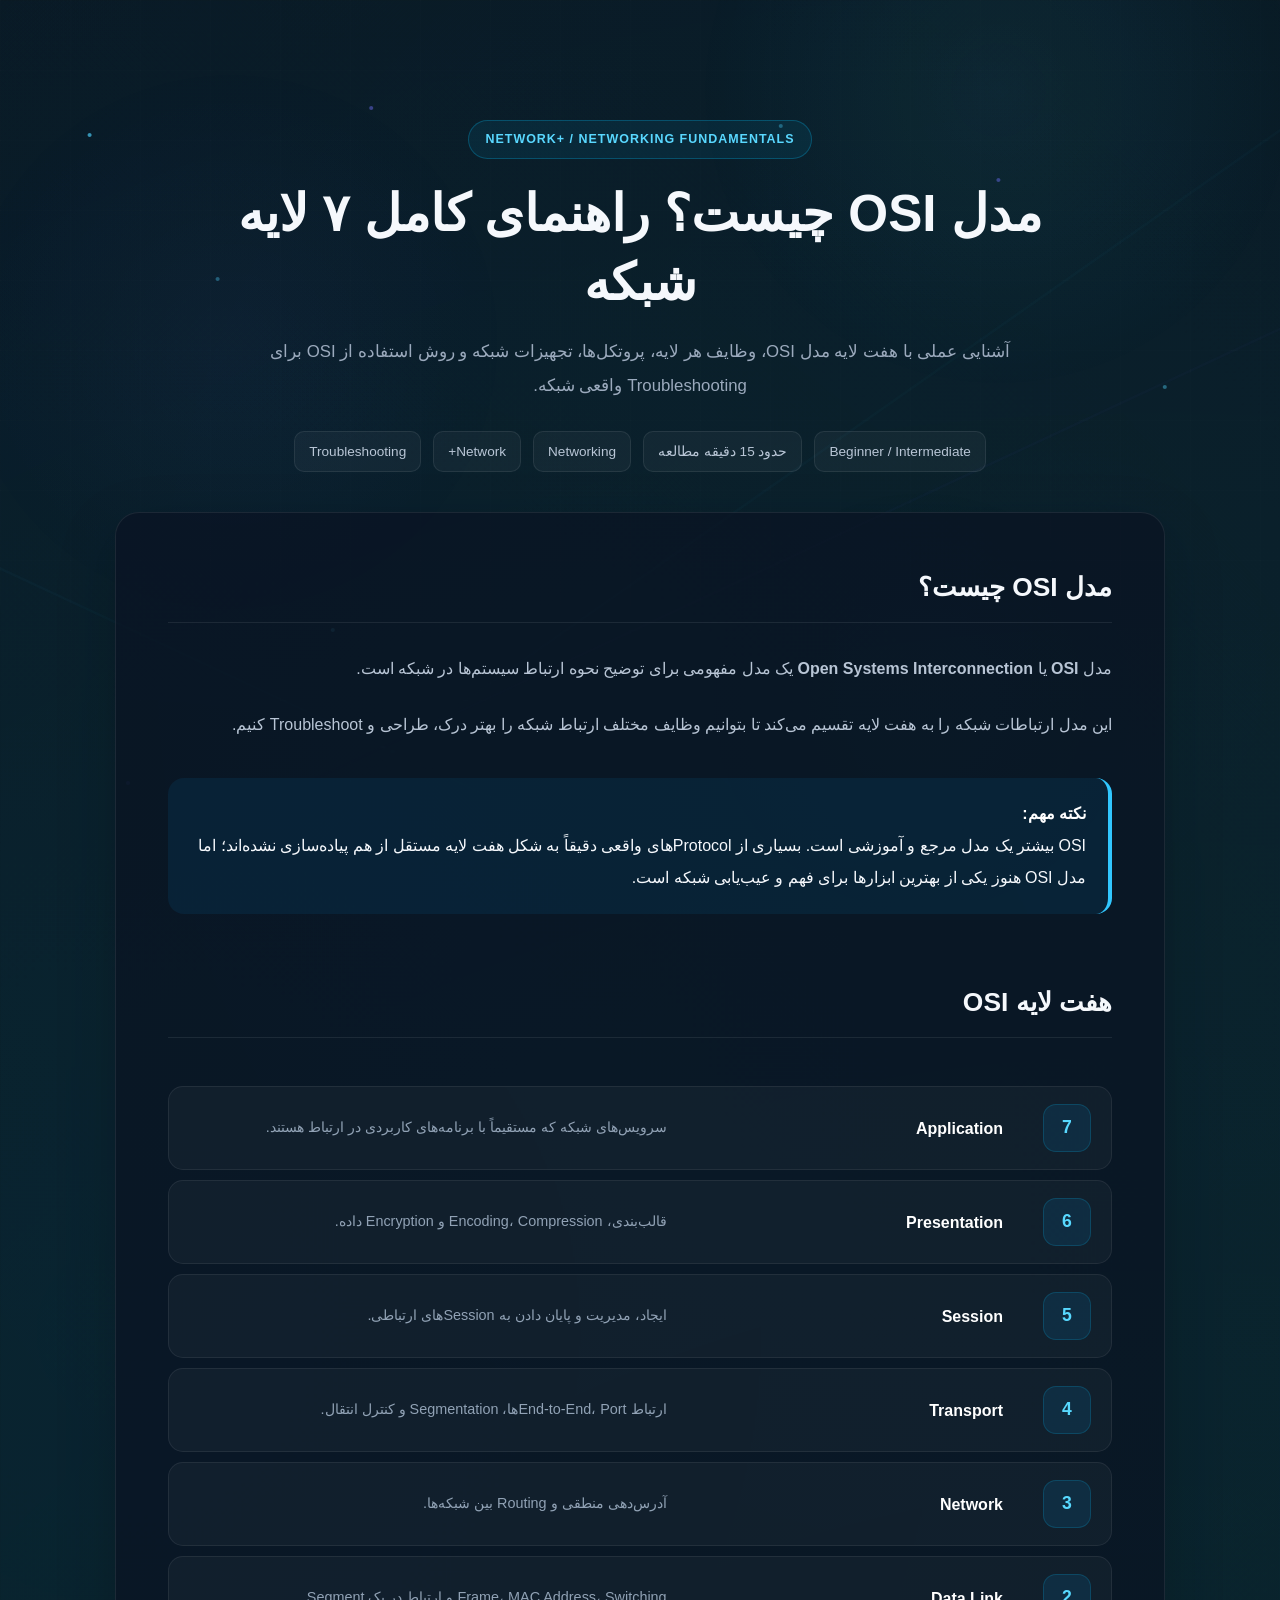
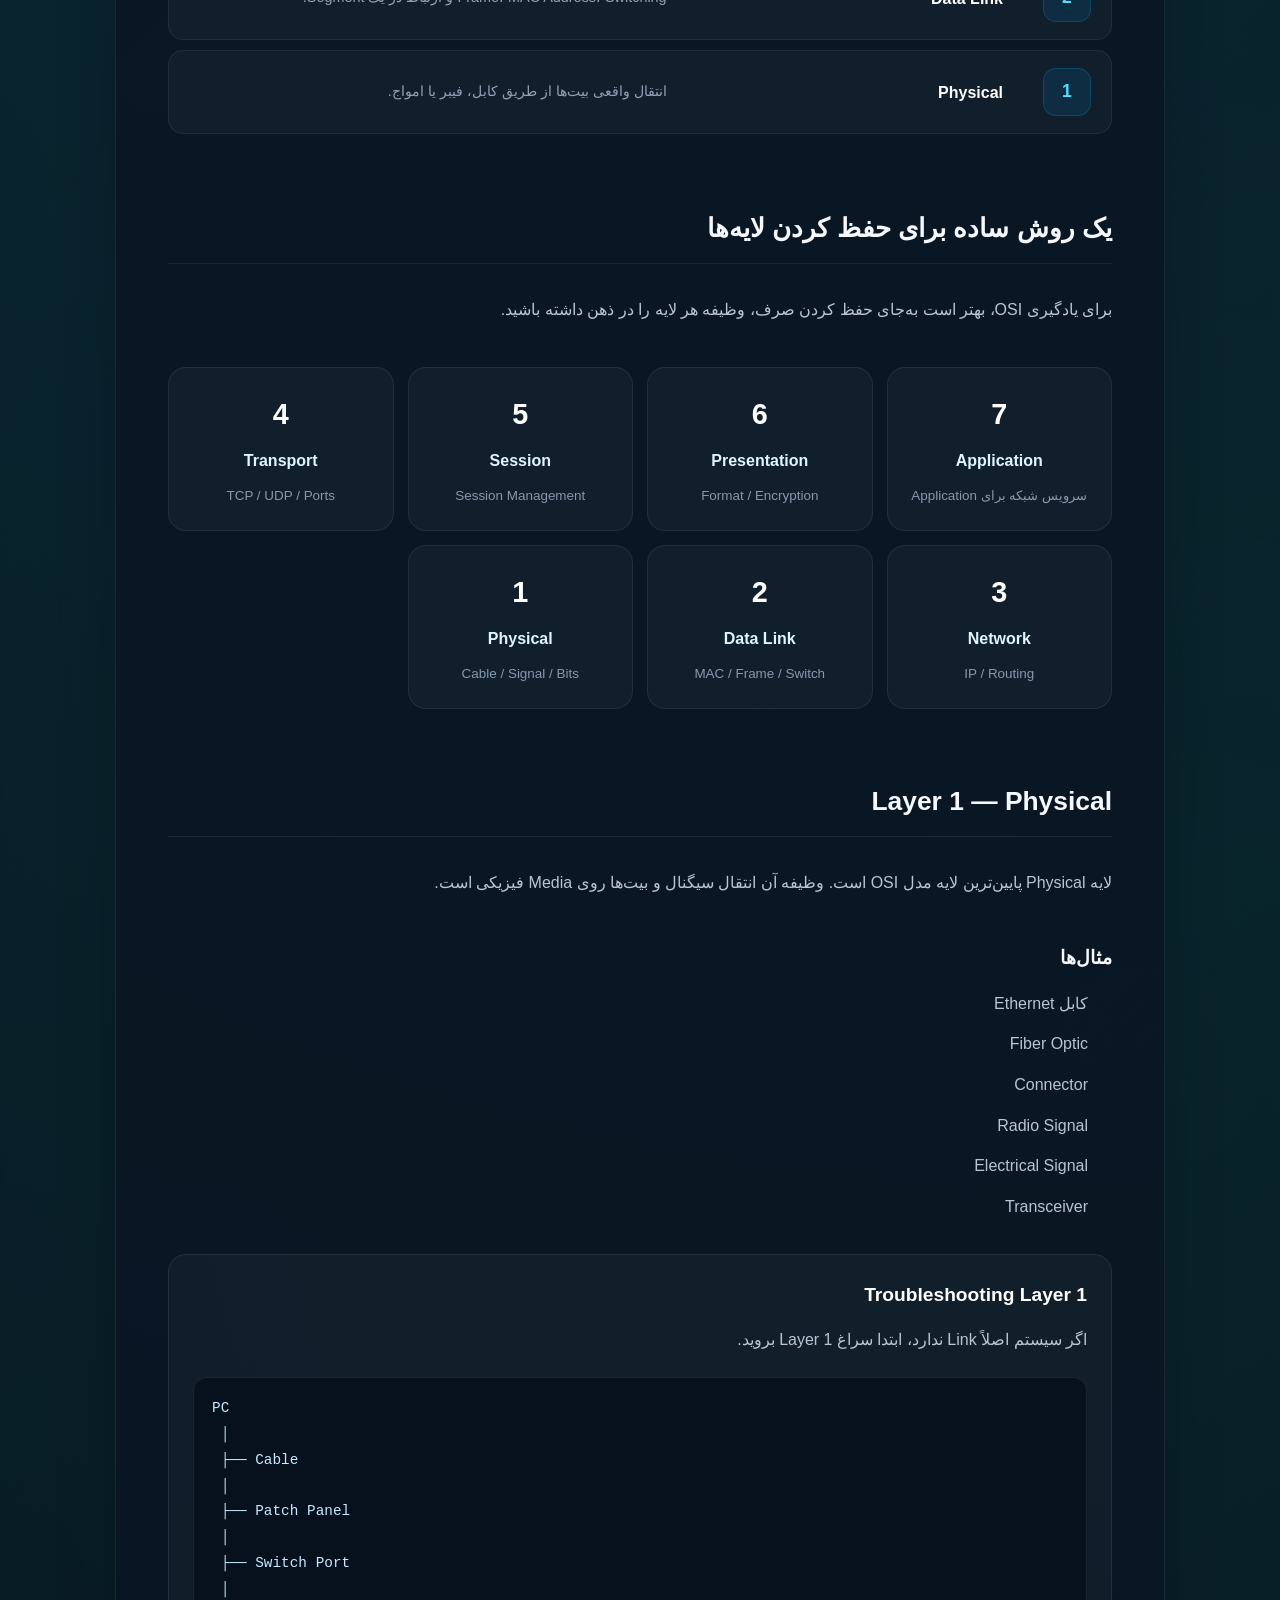
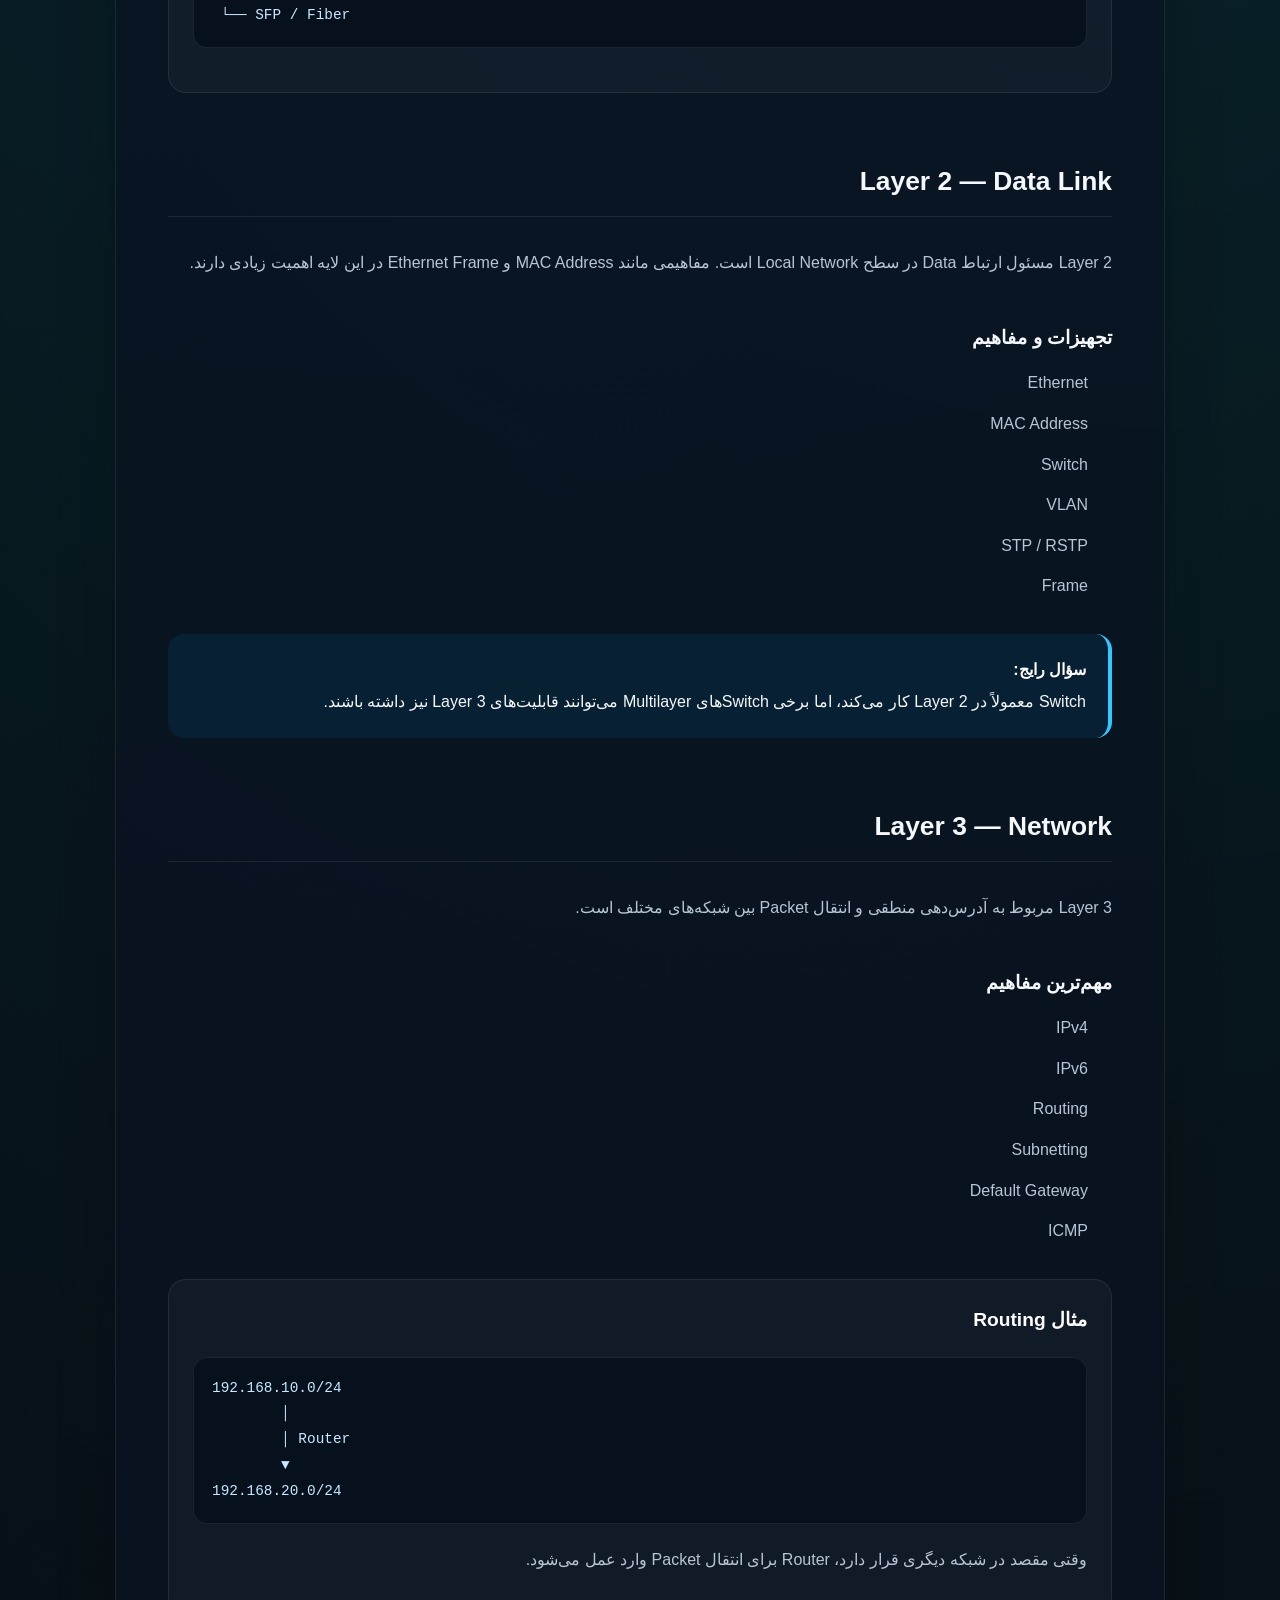
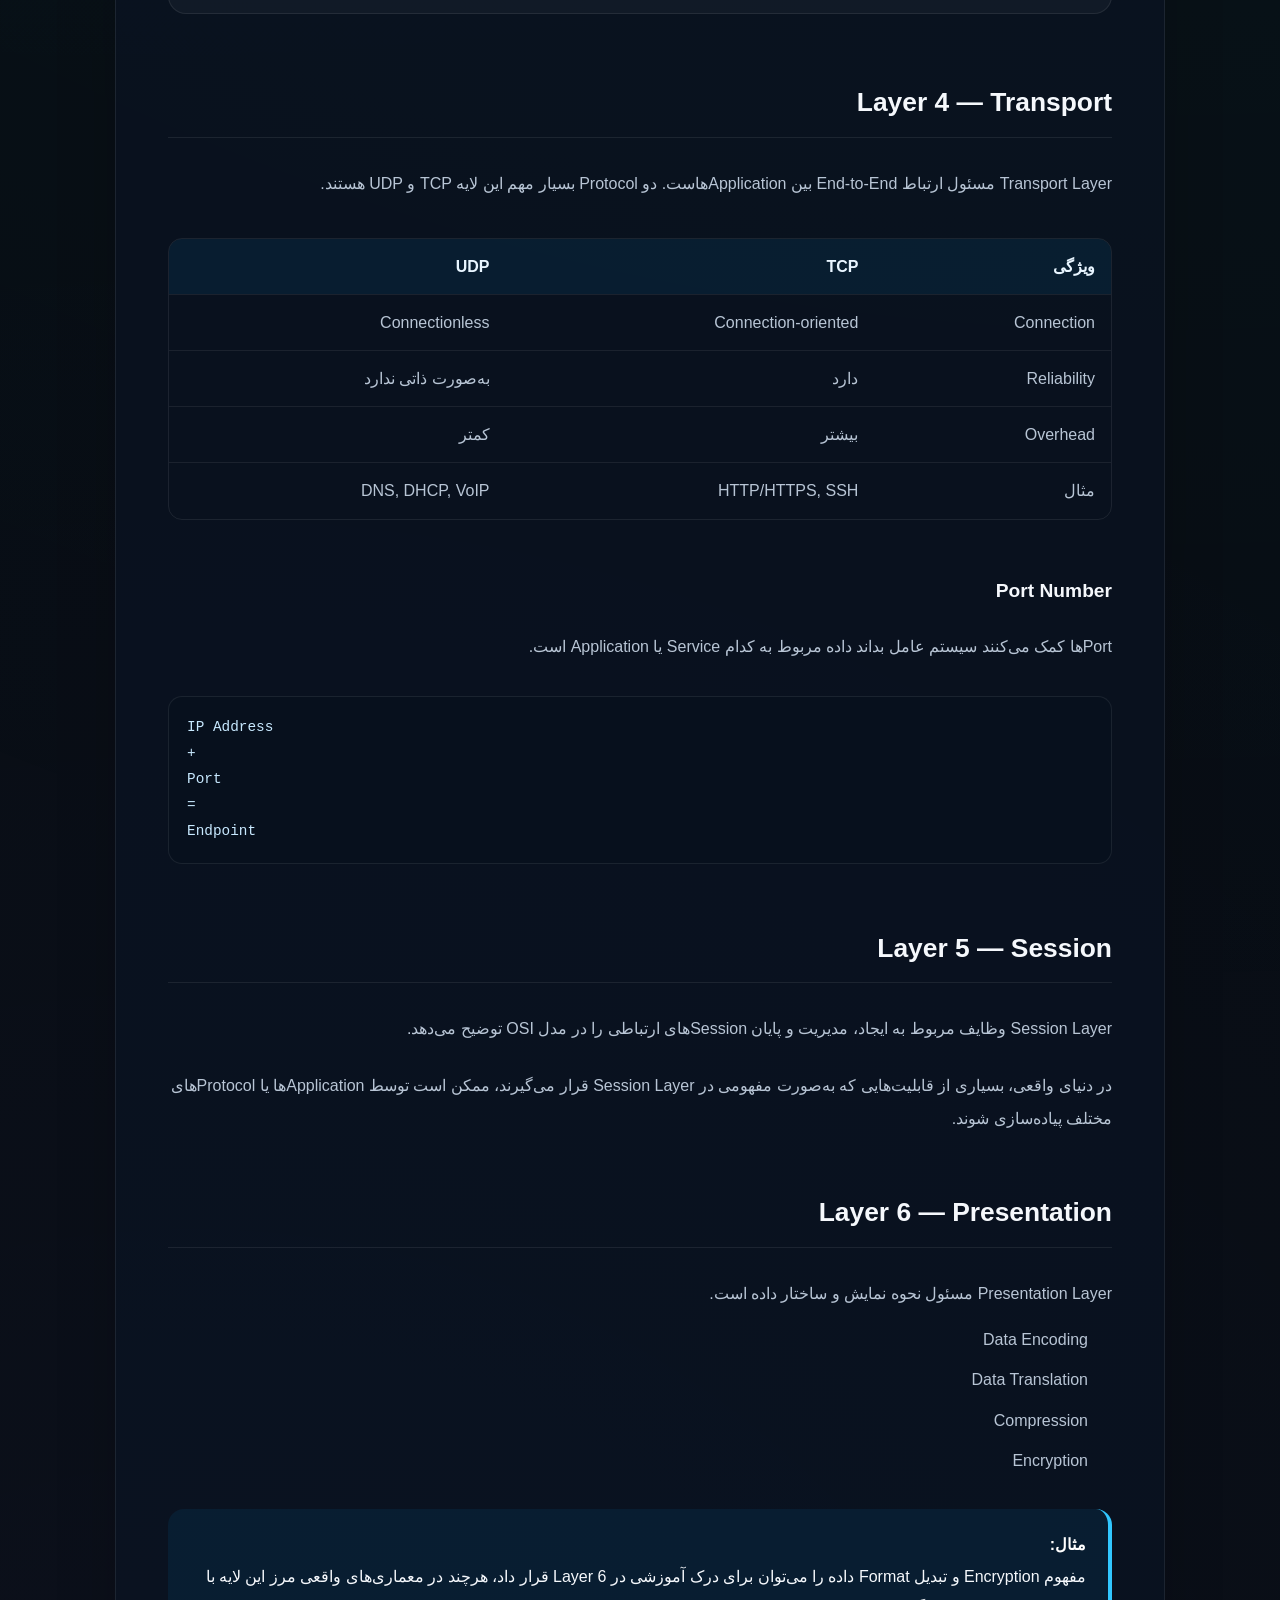
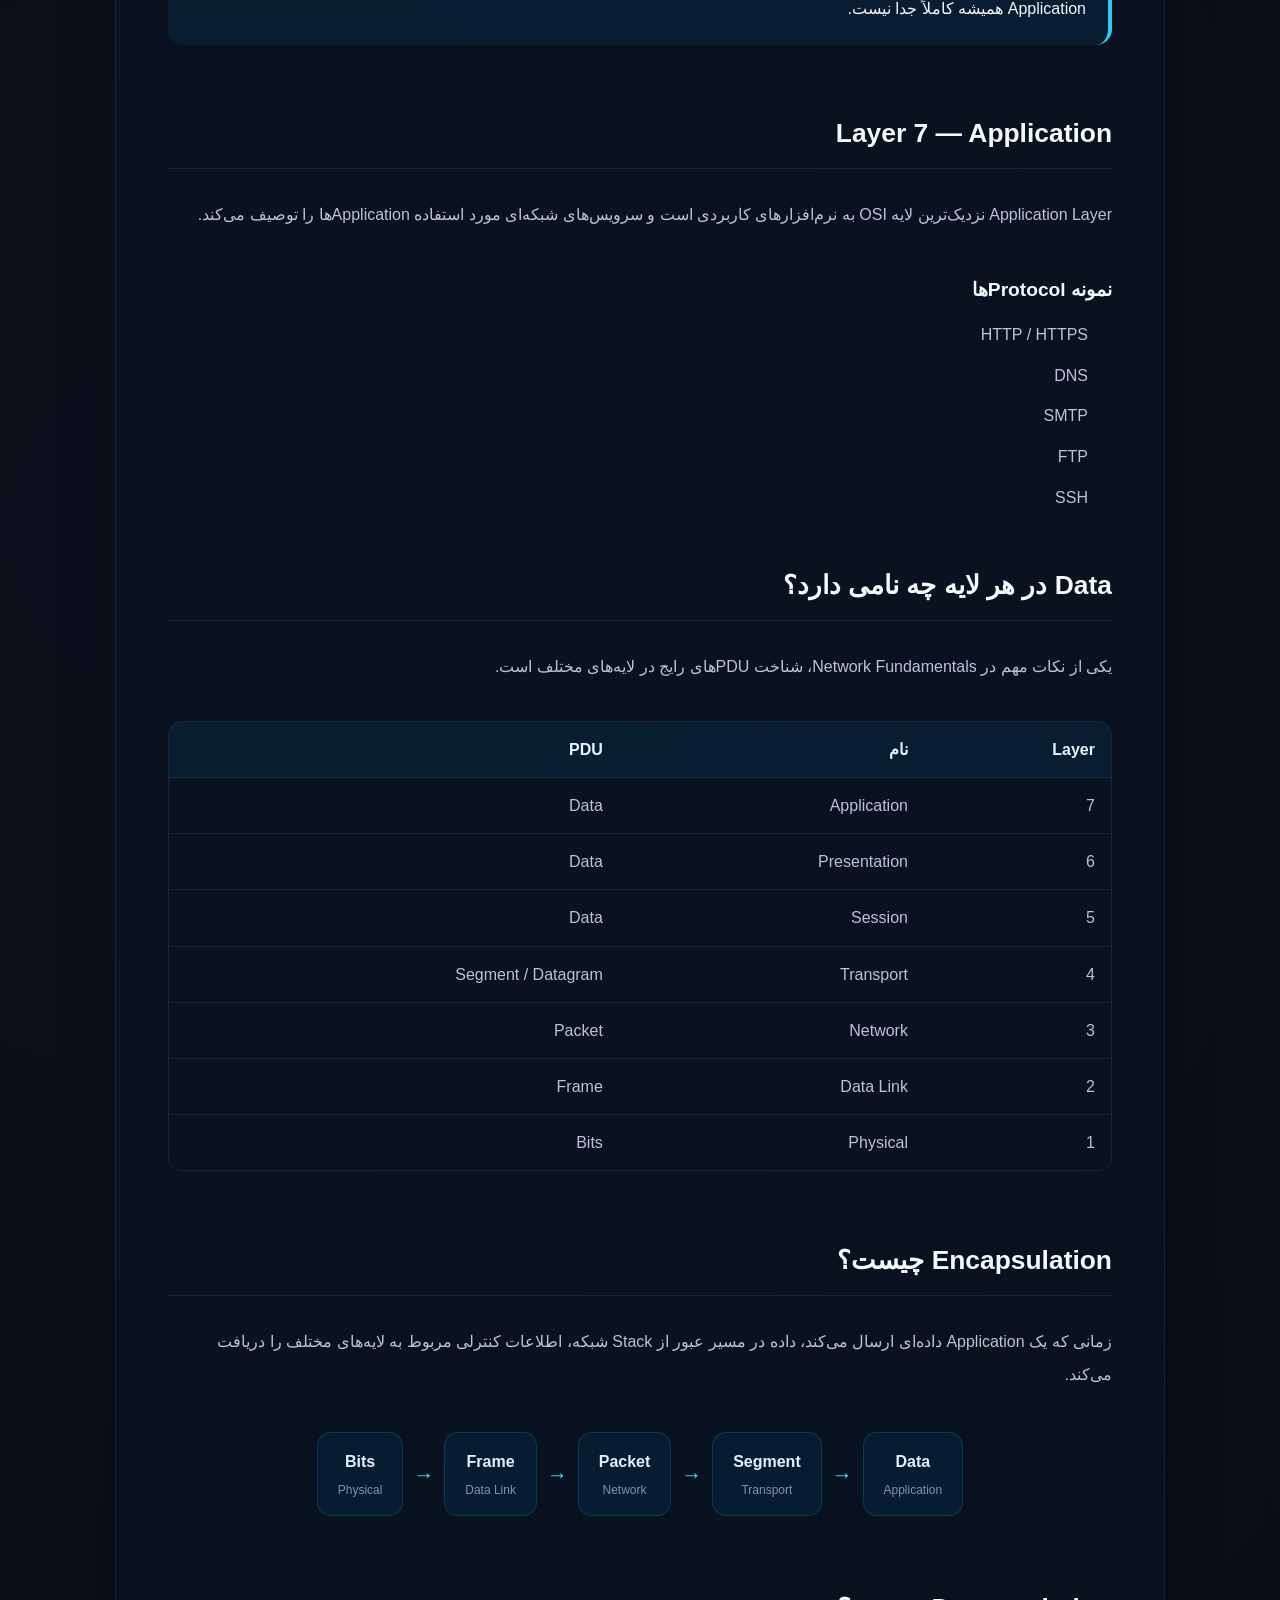
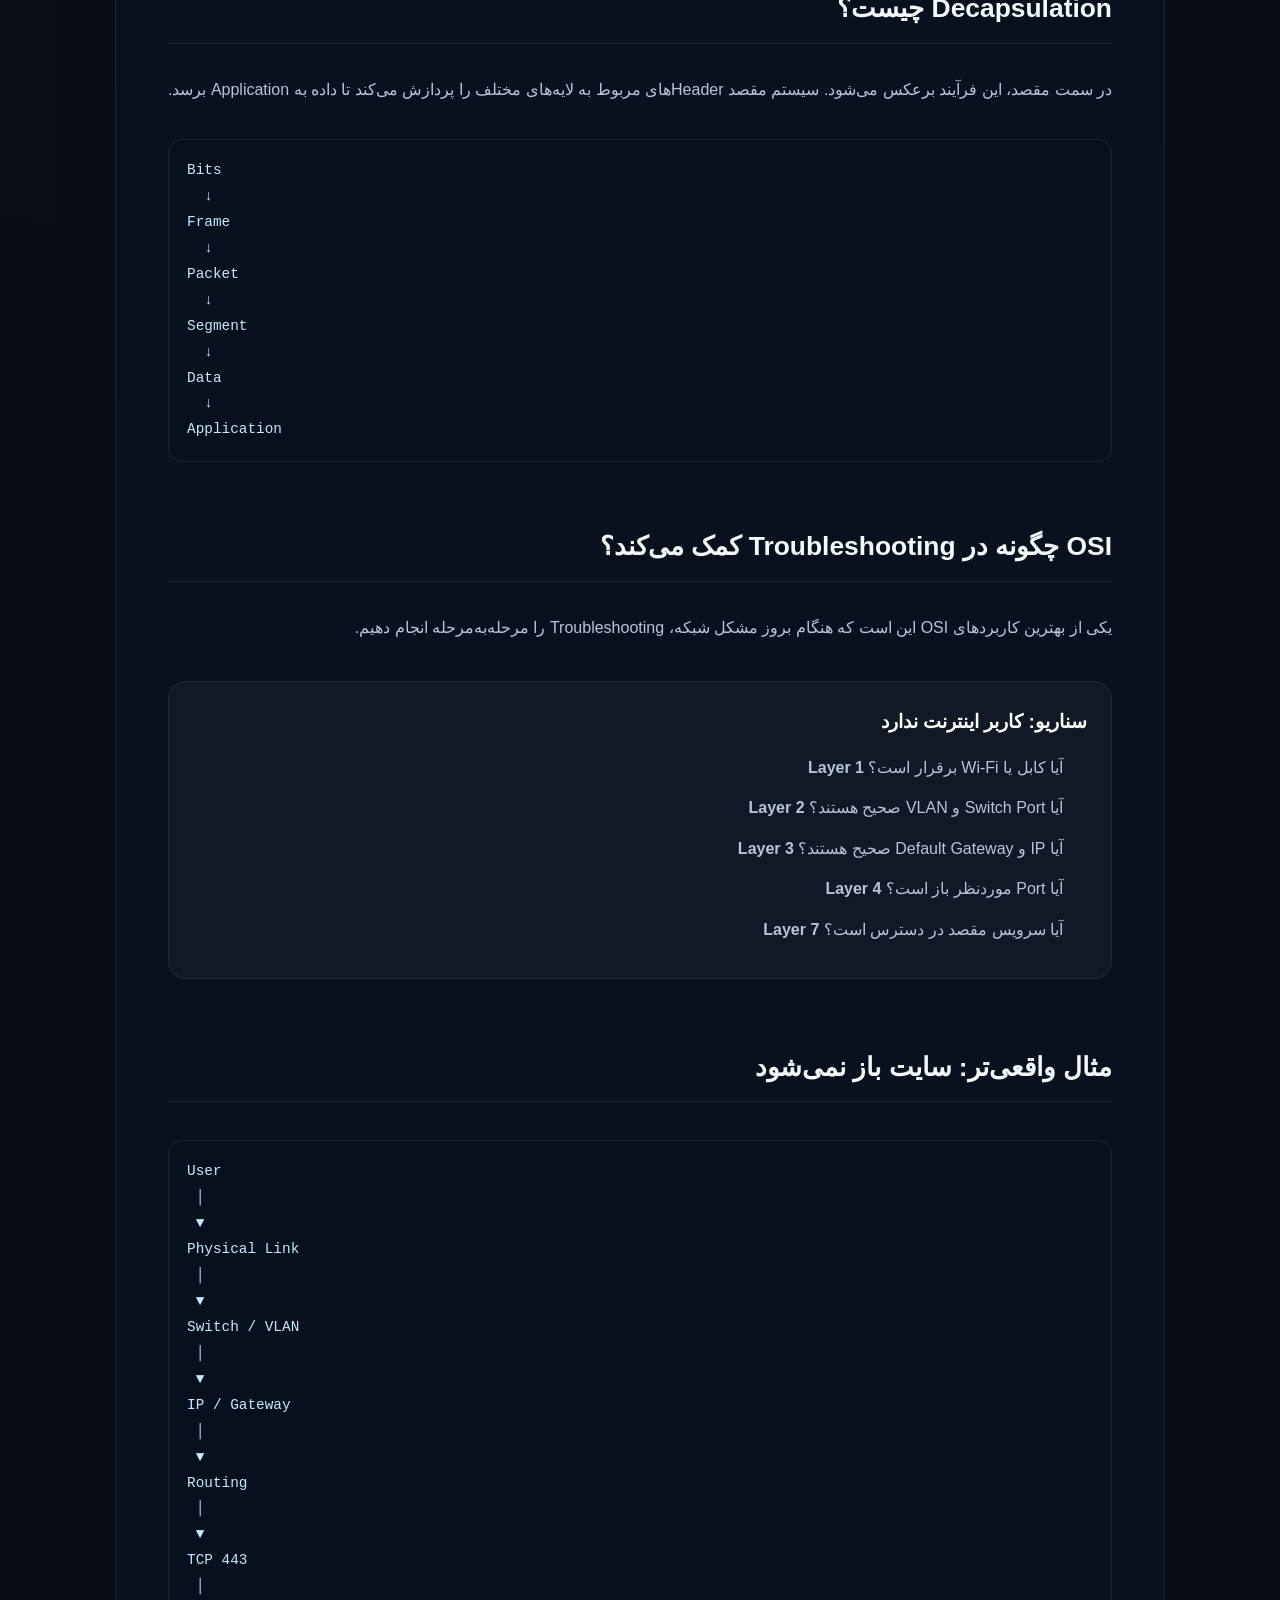
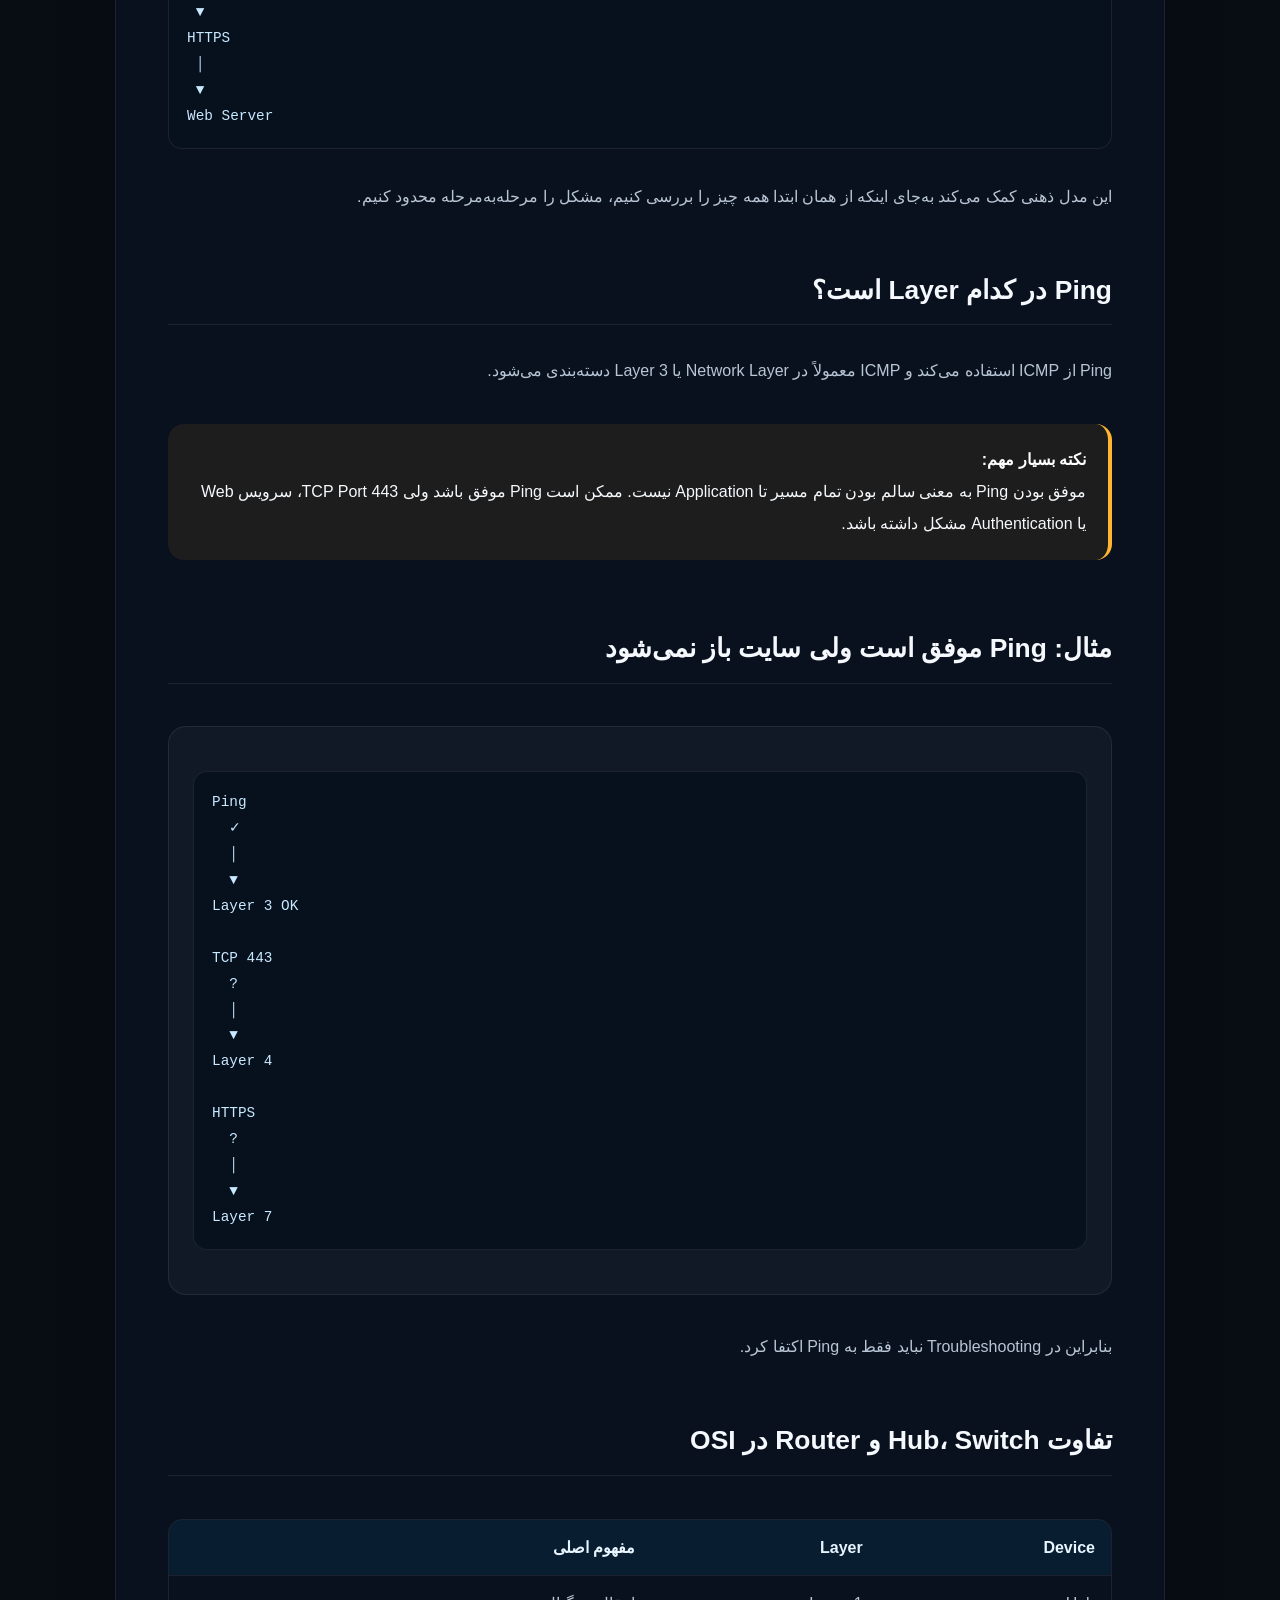
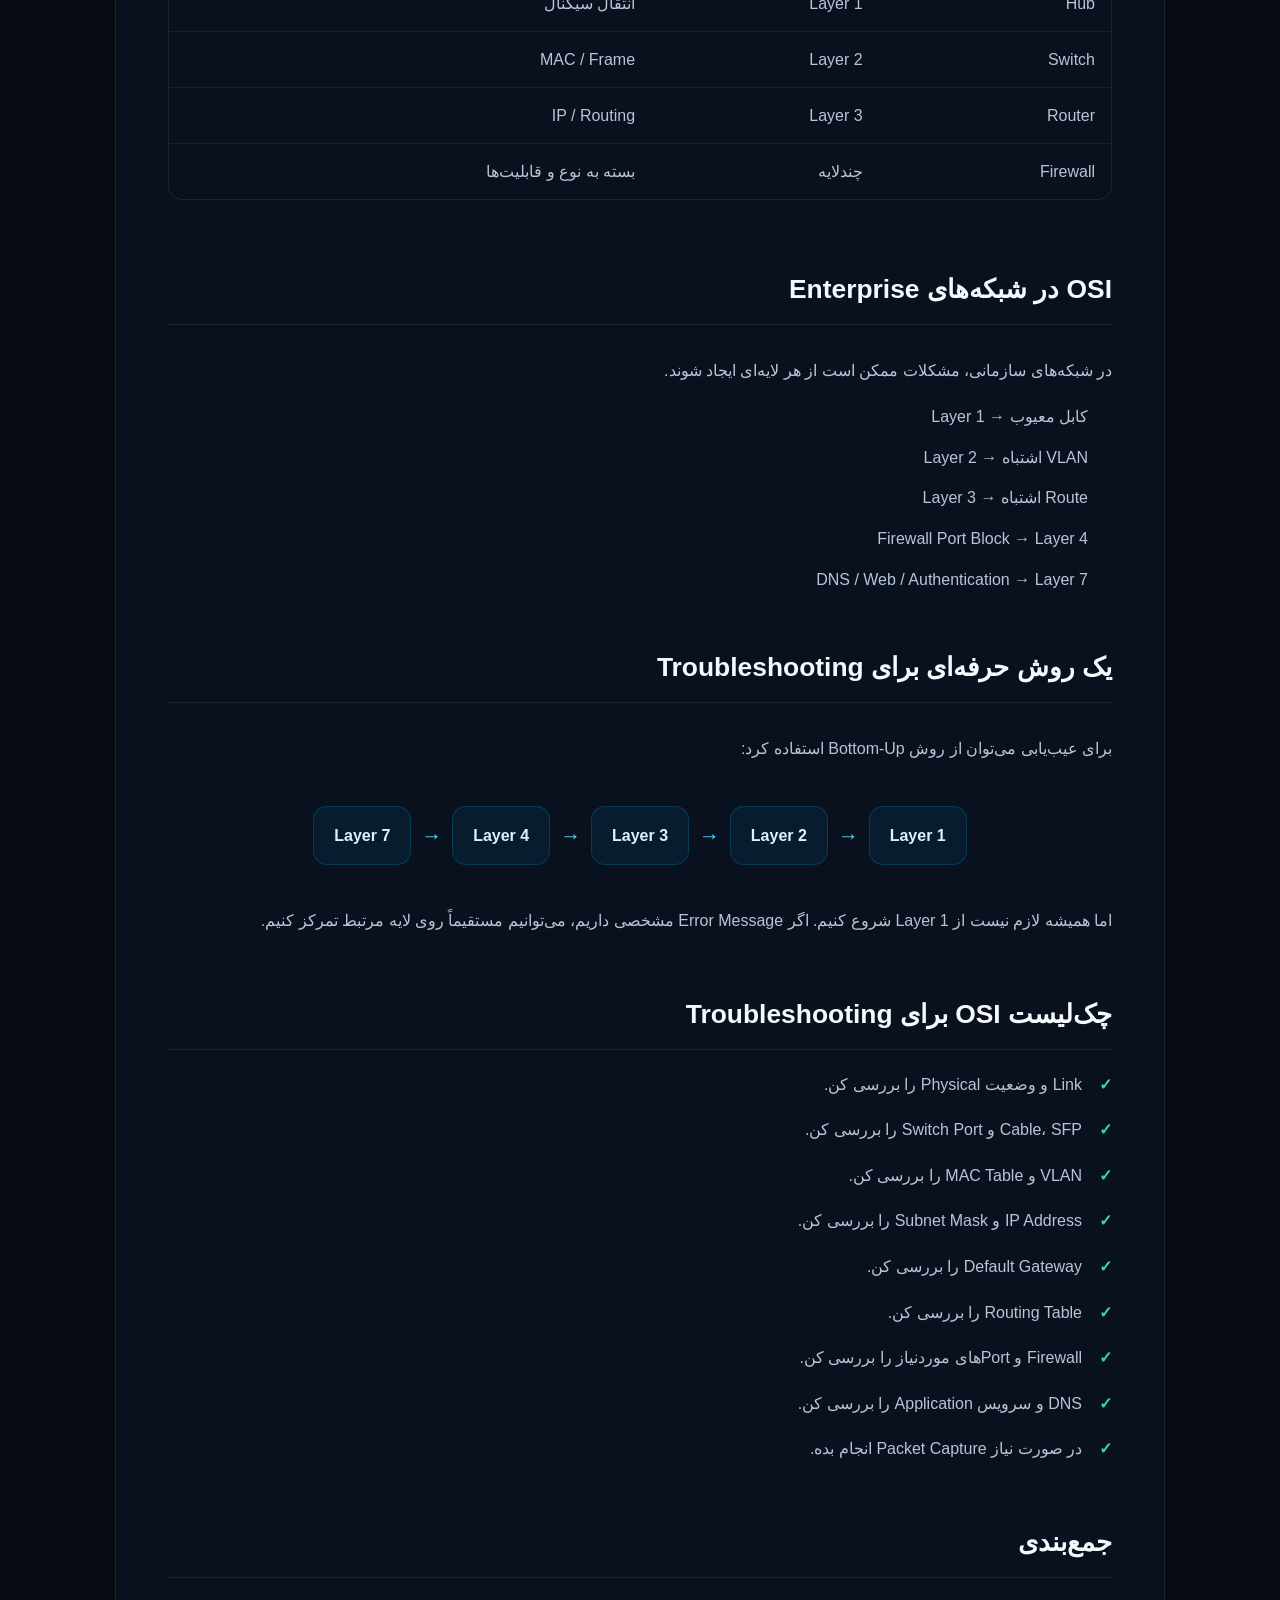
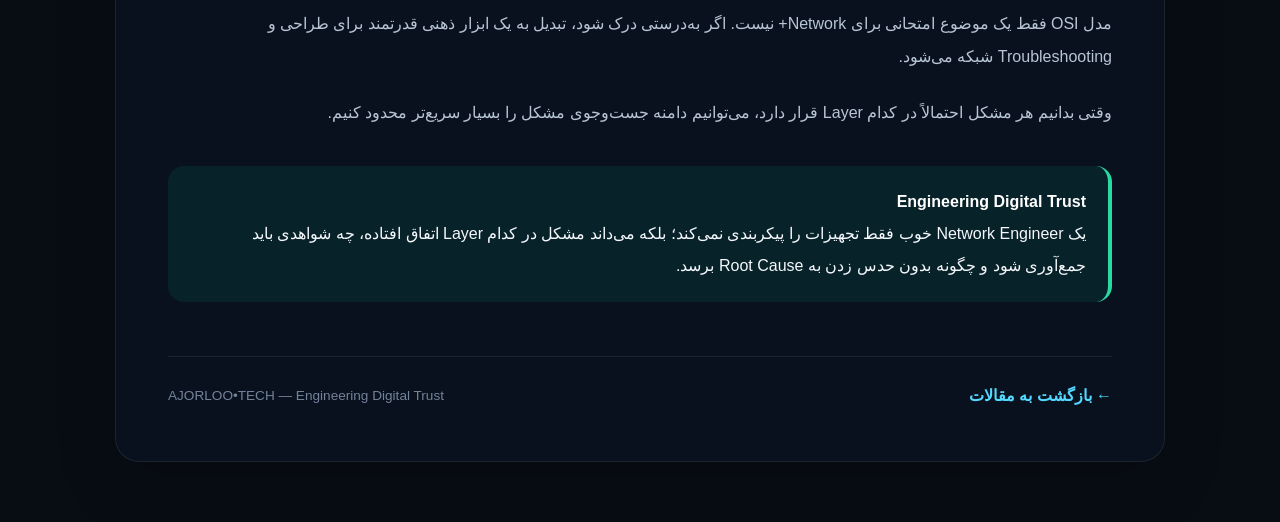
<file: osi-model.html>
<!DOCTYPE html>
<html lang="fa" dir="rtl">

<head>
  <meta charset="UTF-8" />
  <meta name="viewport" content="width=device-width, initial-scale=1.0" />

  <title>مدل OSI چیست؟ راهنمای کامل 7 لایه شبکه | AJORLOO•TECH</title>

  <meta
    name="description"
    content="راهنمای کامل مدل OSI و هفت لایه شبکه؛ Physical، Data Link، Network، Transport، Session، Presentation و Application همراه با مثال‌های عملی."
  />

  <link rel="stylesheet" href="../styles.css" />

  <style>
    .article-page {
      min-height: 100vh;
      padding: 120px 20px 60px;
      background:
        radial-gradient(circle at 10% 10%, rgba(0, 170, 255, 0.08), transparent 30%),
        radial-gradient(circle at 90% 20%, rgba(0, 255, 200, 0.06), transparent 30%);
    }

    .article-container {
      width: min(1050px, 100%);
      margin: 0 auto;
    }

    .article-header {
      text-align: center;
      margin-bottom: 40px;
    }

    .article-category-badge {
      display: inline-flex;
      align-items: center;
      padding: 8px 16px;
      border: 1px solid rgba(0, 200, 255, 0.25);
      border-radius: 999px;
      background: rgba(0, 180, 255, 0.08);
      color: #59d8ff;
      font-size: 0.78rem;
      font-weight: 700;
      letter-spacing: 1px;
      margin-bottom: 20px;
    }

    .article-header h1 {
      font-size: clamp(2rem, 4vw, 3.4rem);
      line-height: 1.35;
      margin: 0 auto 18px;
      max-width: 900px;
    }

    .article-header p {
      max-width: 820px;
      margin: 0 auto;
      color: #9baabd;
      font-size: 1.05rem;
      line-height: 2;
    }

    .article-meta-bar {
      display: flex;
      justify-content: center;
      flex-wrap: wrap;
      gap: 12px;
      margin-top: 28px;
    }

    .article-meta-item {
      padding: 8px 14px;
      border-radius: 10px;
      background: rgba(255,255,255,0.04);
      border: 1px solid rgba(255,255,255,0.08);
      color: #b9c6d6;
      font-size: 0.85rem;
    }

    .article-content {
      background: rgba(10, 20, 35, 0.72);
      border: 1px solid rgba(255,255,255,0.08);
      border-radius: 24px;
      padding: clamp(22px, 5vw, 52px);
      box-shadow: 0 20px 60px rgba(0,0,0,0.18);
    }

    .article-content h2 {
      font-size: 1.65rem;
      margin: 42px 0 18px;
      padding-bottom: 12px;
      border-bottom: 1px solid rgba(255,255,255,0.08);
    }

    .article-content h2:first-child {
      margin-top: 0;
    }

    .article-content h3 {
      font-size: 1.2rem;
      margin: 30px 0 12px;
    }

    .article-content p {
      color: #b8c5d5;
      line-height: 2.05;
      margin: 12px 0;
    }

    .article-content ul,
    .article-content ol {
      padding-right: 24px;
      color: #b8c5d5;
      line-height: 2.1;
    }

    .article-content li {
      margin-bottom: 7px;
    }

    .highlight-box,
    .warning-box,
    .success-box,
    .danger-box {
      margin: 24px 0;
      padding: 20px 22px;
      border-radius: 16px;
      line-height: 2;
    }

    .highlight-box {
      background: rgba(0, 170, 255, 0.08);
      border-right: 4px solid #31c7ff;
    }

    .warning-box {
      background: rgba(255, 170, 0, 0.08);
      border-right: 4px solid #ffb52e;
    }

    .success-box {
      background: rgba(0, 220, 160, 0.08);
      border-right: 4px solid #27d9a2;
    }

    .danger-box {
      background: rgba(255, 70, 100, 0.07);
      border-right: 4px solid #ff5d7a;
    }

    .highlight-box strong,
    .warning-box strong,
    .success-box strong,
    .danger-box strong {
      color: #ffffff;
    }

    .osi-stack {
      display: flex;
      flex-direction: column;
      gap: 10px;
      margin: 30px 0;
    }

    .osi-layer {
      display: grid;
      grid-template-columns: 70px 1fr 1.5fr;
      align-items: center;
      gap: 18px;
      padding: 17px 20px;
      border-radius: 15px;
      background: rgba(255,255,255,0.035);
      border: 1px solid rgba(255,255,255,0.07);
    }

    .osi-number {
      width: 48px;
      height: 48px;
      display: flex;
      align-items: center;
      justify-content: center;
      border-radius: 13px;
      background: rgba(0,170,255,0.1);
      border: 1px solid rgba(0,200,255,0.18);
      color: #58d9ff;
      font-weight: 800;
      font-size: 1.1rem;
    }

    .osi-name {
      color: #ffffff;
      font-weight: 800;
    }

    .osi-desc {
      color: #91a2b5;
      font-size: 0.9rem;
      line-height: 1.8;
    }

    .number-grid {
      display: grid;
      grid-template-columns: repeat(auto-fit, minmax(190px, 1fr));
      gap: 14px;
      margin: 28px 0;
    }

    .number-card {
      padding: 22px;
      border-radius: 18px;
      background: rgba(255,255,255,0.035);
      border: 1px solid rgba(255,255,255,0.07);
      text-align: center;
    }

    .number-card .big-number {
      font-size: 1.8rem;
      font-weight: 800;
      color: #ffffff;
      margin-bottom: 8px;
    }

    .number-card strong {
      display: block;
      color: #dff7ff;
      margin-bottom: 7px;
    }

    .number-card span {
      color: #8799ad;
      font-size: 0.84rem;
      line-height: 1.8;
    }

    .comparison-table-wrapper {
      width: 100%;
      overflow-x: auto;
      margin: 25px 0;
      border-radius: 14px;
      border: 1px solid rgba(255,255,255,0.08);
    }

    .comparison-table {
      width: 100%;
      border-collapse: collapse;
      min-width: 720px;
    }

    .comparison-table th,
    .comparison-table td {
      padding: 14px 16px;
      text-align: right;
      border-bottom: 1px solid rgba(255,255,255,0.07);
    }

    .comparison-table th {
      background: rgba(0,170,255,0.08);
      color: #e8f5ff;
      font-weight: 700;
    }

    .comparison-table td {
      color: #b8c5d5;
    }

    .comparison-table tr:last-child td {
      border-bottom: none;
    }

    .code-block {
      direction: ltr;
      text-align: left;
      overflow-x: auto;
      background: #07101d;
      border: 1px solid rgba(255,255,255,0.08);
      border-radius: 14px;
      padding: 18px;
      margin: 20px 0;
      color: #c8e9ff;
      font-family: Consolas, Monaco, monospace;
      font-size: 0.9rem;
      line-height: 1.8;
      white-space: pre;
    }

    .scenario-card {
      margin: 24px 0;
      padding: 24px;
      border-radius: 18px;
      background: rgba(255,255,255,0.035);
      border: 1px solid rgba(255,255,255,0.08);
    }

    .scenario-card h3 {
      margin-top: 0;
      color: #ffffff;
    }

    .flow {
      display: flex;
      align-items: center;
      justify-content: center;
      flex-wrap: wrap;
      gap: 10px;
      margin: 28px 0;
    }

    .flow-item {
      padding: 15px 20px;
      border-radius: 14px;
      background: rgba(0,170,255,0.08);
      border: 1px solid rgba(0,200,255,0.18);
      color: #d9f4ff;
      font-weight: 600;
      text-align: center;
    }

    .flow-item small {
      display: block;
      color: #8194a9;
      font-size: 0.75rem;
      margin-top: 5px;
      font-weight: 400;
    }

    .flow-arrow {
      color: #51d8ff;
      font-size: 1.3rem;
    }

    .check-list {
      list-style: none;
      padding-right: 0 !important;
    }

    .check-list li {
      position: relative;
      padding-right: 30px;
      margin-bottom: 12px;
    }

    .check-list li::before {
      content: "✓";
      position: absolute;
      right: 0;
      top: 0;
      color: #36d8a4;
      font-weight: 800;
    }

    .article-footer {
      display: flex;
      justify-content: space-between;
      align-items: center;
      gap: 20px;
      flex-wrap: wrap;
      margin-top: 30px;
      padding-top: 25px;
      border-top: 1px solid rgba(255,255,255,0.08);
    }

    .back-link {
      display: inline-flex;
      align-items: center;
      gap: 8px;
      color: #54d8ff;
      text-decoration: none;
      font-weight: 700;
    }

    .back-link:hover {
      opacity: 0.8;
    }

    .article-brand {
      color: #738399;
      font-size: 0.85rem;
    }

    @media (max-width: 700px) {

      .article-page {
        padding: 95px 14px 40px;
      }

      .article-content {
        padding: 22px 17px;
        border-radius: 18px;
      }

      .article-header h1 {
        font-size: 1.9rem;
      }

      .article-content h2 {
        font-size: 1.4rem;
      }

      .osi-layer {
        grid-template-columns: 55px 1fr;
      }

      .osi-desc {
        grid-column: 2;
      }

      .flow {
        flex-direction: column;
      }

      .flow-arrow {
        transform: rotate(90deg);
      }
    }
  </style>
</head>


<body>

  <main class="article-page">

    <div class="article-container">

      <header class="article-header">

        <div class="article-category-badge">
          NETWORK+ / NETWORKING FUNDAMENTALS
        </div>

        <h1>
          مدل OSI چیست؟
          راهنمای کامل ۷ لایه شبکه
        </h1>

        <p>
          آشنایی عملی با هفت لایه مدل OSI، وظایف هر لایه،
          پروتکل‌ها، تجهیزات شبکه و روش استفاده از OSI
          برای Troubleshooting واقعی شبکه.
        </p>

        <div class="article-meta-bar">

          <span class="article-meta-item">
            Beginner / Intermediate
          </span>

          <span class="article-meta-item">
            حدود 15 دقیقه مطالعه
          </span>

          <span class="article-meta-item">
            Networking
          </span>

          <span class="article-meta-item">
            Network+
          </span>

          <span class="article-meta-item">
            Troubleshooting
          </span>

        </div>

      </header>


      <article class="article-content">


        <h2>
          مدل OSI چیست؟
        </h2>

        <p>
          مدل <strong>OSI</strong> یا
          <strong>Open Systems Interconnection</strong>
          یک مدل مفهومی برای توضیح نحوه ارتباط سیستم‌ها
          در شبکه است.
        </p>

        <p>
          این مدل ارتباطات شبکه را به هفت لایه تقسیم می‌کند
          تا بتوانیم وظایف مختلف ارتباط شبکه را بهتر درک،
          طراحی و Troubleshoot کنیم.
        </p>

        <div class="highlight-box">

          <strong>
            نکته مهم:
          </strong>

          <br />

          OSI بیشتر یک مدل مرجع و آموزشی است.
          بسیاری از Protocolهای واقعی دقیقاً به شکل هفت لایه
          مستقل از هم پیاده‌سازی نشده‌اند؛ اما مدل OSI هنوز
          یکی از بهترین ابزارها برای فهم و عیب‌یابی شبکه است.

        </div>


        <h2>
          هفت لایه OSI
        </h2>

        <div class="osi-stack">

          <div class="osi-layer">

            <div class="osi-number">
              7
            </div>

            <div class="osi-name">
              Application
            </div>

            <div class="osi-desc">
              سرویس‌های شبکه که مستقیماً با برنامه‌های کاربردی
              در ارتباط هستند.
            </div>

          </div>


          <div class="osi-layer">

            <div class="osi-number">
              6
            </div>

            <div class="osi-name">
              Presentation
            </div>

            <div class="osi-desc">
              قالب‌بندی، Encoding، Compression و Encryption داده.
            </div>

          </div>


          <div class="osi-layer">

            <div class="osi-number">
              5
            </div>

            <div class="osi-name">
              Session
            </div>

            <div class="osi-desc">
              ایجاد، مدیریت و پایان دادن به Sessionهای ارتباطی.
            </div>

          </div>


          <div class="osi-layer">

            <div class="osi-number">
              4
            </div>

            <div class="osi-name">
              Transport
            </div>

            <div class="osi-desc">
              ارتباط End-to-End، Portها، Segmentation و کنترل انتقال.
            </div>

          </div>


          <div class="osi-layer">

            <div class="osi-number">
              3
            </div>

            <div class="osi-name">
              Network
            </div>

            <div class="osi-desc">
              آدرس‌دهی منطقی و Routing بین شبکه‌ها.
            </div>

          </div>


          <div class="osi-layer">

            <div class="osi-number">
              2
            </div>

            <div class="osi-name">
              Data Link
            </div>

            <div class="osi-desc">
              Frame، MAC Address، Switching و ارتباط در یک Segment.
            </div>

          </div>


          <div class="osi-layer">

            <div class="osi-number">
              1
            </div>

            <div class="osi-name">
              Physical
            </div>

            <div class="osi-desc">
              انتقال واقعی بیت‌ها از طریق کابل، فیبر یا امواج.
            </div>

          </div>

        </div>


        <h2>
          یک روش ساده برای حفظ کردن لایه‌ها
        </h2>

        <p>
          برای یادگیری OSI، بهتر است به‌جای حفظ کردن صرف،
          وظیفه هر لایه را در ذهن داشته باشید.
        </p>

        <div class="number-grid">

          <div class="number-card">
            <div class="big-number">7</div>
            <strong>Application</strong>
            <span>
              سرویس شبکه برای Application
            </span>
          </div>

          <div class="number-card">
            <div class="big-number">6</div>
            <strong>Presentation</strong>
            <span>
              Format / Encryption
            </span>
          </div>

          <div class="number-card">
            <div class="big-number">5</div>
            <strong>Session</strong>
            <span>
              Session Management
            </span>
          </div>

          <div class="number-card">
            <div class="big-number">4</div>
            <strong>Transport</strong>
            <span>
              TCP / UDP / Ports
            </span>
          </div>

          <div class="number-card">
            <div class="big-number">3</div>
            <strong>Network</strong>
            <span>
              IP / Routing
            </span>
          </div>

          <div class="number-card">
            <div class="big-number">2</div>
            <strong>Data Link</strong>
            <span>
              MAC / Frame / Switch
            </span>
          </div>

          <div class="number-card">
            <div class="big-number">1</div>
            <strong>Physical</strong>
            <span>
              Cable / Signal / Bits
            </span>
          </div>

        </div>


        <h2>
          Layer 1 — Physical
        </h2>

        <p>
          لایه Physical پایین‌ترین لایه مدل OSI است.
          وظیفه آن انتقال سیگنال و بیت‌ها روی Media فیزیکی است.
        </p>

        <h3>
          مثال‌ها
        </h3>

        <ul>

          <li>
            کابل Ethernet
          </li>

          <li>
            Fiber Optic
          </li>

          <li>
            Connector
          </li>

          <li>
            Radio Signal
          </li>

          <li>
            Electrical Signal
          </li>

          <li>
            Transceiver
          </li>

        </ul>

        <div class="scenario-card">

          <h3>
            Troubleshooting Layer 1
          </h3>

          <p>
            اگر سیستم اصلاً Link ندارد، ابتدا سراغ Layer 1 بروید.
          </p>

          <div class="code-block">PC
 │
 ├── Cable
 │
 ├── Patch Panel
 │
 ├── Switch Port
 │
 └── SFP / Fiber</div>

        </div>


        <h2>
          Layer 2 — Data Link
        </h2>

        <p>
          Layer 2 مسئول ارتباط Data در سطح Local Network است.
          مفاهیمی مانند MAC Address و Ethernet Frame در این لایه
          اهمیت زیادی دارند.
        </p>

        <h3>
          تجهیزات و مفاهیم
        </h3>

        <ul>

          <li>
            Ethernet
          </li>

          <li>
            MAC Address
          </li>

          <li>
            Switch
          </li>

          <li>
            VLAN
          </li>

          <li>
            STP / RSTP
          </li>

          <li>
            Frame
          </li>

        </ul>

        <div class="highlight-box">

          <strong>
            سؤال رایج:
          </strong>

          <br />

          Switch معمولاً در Layer 2 کار می‌کند،
          اما برخی Switchهای Multilayer می‌توانند
          قابلیت‌های Layer 3 نیز داشته باشند.

        </div>


        <h2>
          Layer 3 — Network
        </h2>

        <p>
          Layer 3 مربوط به آدرس‌دهی منطقی و انتقال Packet
          بین شبکه‌های مختلف است.
        </p>

        <h3>
          مهم‌ترین مفاهیم
        </h3>

        <ul>

          <li>
            IPv4
          </li>

          <li>
            IPv6
          </li>

          <li>
            Routing
          </li>

          <li>
            Subnetting
          </li>

          <li>
            Default Gateway
          </li>

          <li>
            ICMP
          </li>

        </ul>

        <div class="scenario-card">

          <h3>
            مثال Routing
          </h3>

          <div class="code-block">192.168.10.0/24
        │
        │ Router
        ▼
192.168.20.0/24</div>

          <p>
            وقتی مقصد در شبکه دیگری قرار دارد،
            Router برای انتقال Packet وارد عمل می‌شود.
          </p>

        </div>


        <h2>
          Layer 4 — Transport
        </h2>

        <p>
          Transport Layer مسئول ارتباط End-to-End بین Applicationهاست.
          دو Protocol بسیار مهم این لایه TCP و UDP هستند.
        </p>

        <div class="comparison-table-wrapper">

          <table class="comparison-table">

            <thead>

              <tr>

                <th>
                  ویژگی
                </th>

                <th>
                  TCP
                </th>

                <th>
                  UDP
                </th>

              </tr>

            </thead>

            <tbody>

              <tr>

                <td>
                  Connection
                </td>

                <td>
                  Connection-oriented
                </td>

                <td>
                  Connectionless
                </td>

              </tr>

              <tr>

                <td>
                  Reliability
                </td>

                <td>
                  دارد
                </td>

                <td>
                  به‌صورت ذاتی ندارد
                </td>

              </tr>

              <tr>

                <td>
                  Overhead
                </td>

                <td>
                  بیشتر
                </td>

                <td>
                  کمتر
                </td>

              </tr>

              <tr>

                <td>
                  مثال
                </td>

                <td>
                  HTTP/HTTPS, SSH
                </td>

                <td>
                  DNS, DHCP, VoIP
                </td>

              </tr>

            </tbody>

          </table>

        </div>


        <h3>
          Port Number
        </h3>

        <p>
          Portها کمک می‌کنند سیستم عامل بداند
          داده مربوط به کدام Service یا Application است.
        </p>

        <div class="code-block">IP Address
+
Port
=
Endpoint</div>


        <h2>
          Layer 5 — Session
        </h2>

        <p>
          Session Layer وظایف مربوط به ایجاد، مدیریت و پایان
          Sessionهای ارتباطی را در مدل OSI توضیح می‌دهد.
        </p>

        <p>
          در دنیای واقعی، بسیاری از قابلیت‌هایی که به‌صورت
          مفهومی در Session Layer قرار می‌گیرند، ممکن است
          توسط Applicationها یا Protocolهای مختلف پیاده‌سازی شوند.
        </p>


        <h2>
          Layer 6 — Presentation
        </h2>

        <p>
          Presentation Layer مسئول نحوه نمایش و ساختار داده است.
        </p>

        <ul>

          <li>
            Data Encoding
          </li>

          <li>
            Data Translation
          </li>

          <li>
            Compression
          </li>

          <li>
            Encryption
          </li>

        </ul>

        <div class="highlight-box">

          <strong>
            مثال:
          </strong>

          <br />

          مفهوم Encryption و تبدیل Format داده را می‌توان
          برای درک آموزشی در Layer 6 قرار داد، هرچند در
          معماری‌های واقعی مرز این لایه با Application همیشه
          کاملاً جدا نیست.

        </div>


        <h2>
          Layer 7 — Application
        </h2>

        <p>
          Application Layer نزدیک‌ترین لایه OSI به نرم‌افزارهای
          کاربردی است و سرویس‌های شبکه‌ای مورد استفاده
          Applicationها را توصیف می‌کند.
        </p>

        <h3>
          نمونه Protocolها
        </h3>

        <ul>

          <li>
            HTTP / HTTPS
          </li>

          <li>
            DNS
          </li>

          <li>
            SMTP
          </li>

          <li>
            FTP
          </li>

          <li>
            SSH
          </li>

        </ul>


        <h2>
          Data در هر لایه چه نامی دارد؟
        </h2>

        <p>
          یکی از نکات مهم در Network Fundamentals،
          شناخت PDUهای رایج در لایه‌های مختلف است.
        </p>

        <div class="comparison-table-wrapper">

          <table class="comparison-table">

            <thead>

              <tr>

                <th>
                  Layer
                </th>

                <th>
                  نام
                </th>

                <th>
                  PDU
                </th>

              </tr>

            </thead>

            <tbody>

              <tr>
                <td>7</td>
                <td>Application</td>
                <td>Data</td>
              </tr>

              <tr>
                <td>6</td>
                <td>Presentation</td>
                <td>Data</td>
              </tr>

              <tr>
                <td>5</td>
                <td>Session</td>
                <td>Data</td>
              </tr>

              <tr>
                <td>4</td>
                <td>Transport</td>
                <td>Segment / Datagram</td>
              </tr>

              <tr>
                <td>3</td>
                <td>Network</td>
                <td>Packet</td>
              </tr>

              <tr>
                <td>2</td>
                <td>Data Link</td>
                <td>Frame</td>
              </tr>

              <tr>
                <td>1</td>
                <td>Physical</td>
                <td>Bits</td>
              </tr>

            </tbody>

          </table>

        </div>


        <h2>
          Encapsulation چیست؟
        </h2>

        <p>
          زمانی که یک Application داده‌ای ارسال می‌کند،
          داده در مسیر عبور از Stack شبکه، اطلاعات کنترلی
          مربوط به لایه‌های مختلف را دریافت می‌کند.
        </p>

        <div class="flow">

          <div class="flow-item">
            Data
            <small>Application</small>
          </div>

          <div class="flow-arrow">
            →
          </div>

          <div class="flow-item">
            Segment
            <small>Transport</small>
          </div>

          <div class="flow-arrow">
            →
          </div>

          <div class="flow-item">
            Packet
            <small>Network</small>
          </div>

          <div class="flow-arrow">
            →
          </div>

          <div class="flow-item">
            Frame
            <small>Data Link</small>
          </div>

          <div class="flow-arrow">
            →
          </div>

          <div class="flow-item">
            Bits
            <small>Physical</small>
          </div>

        </div>


        <h2>
          Decapsulation چیست؟
        </h2>

        <p>
          در سمت مقصد، این فرآیند برعکس می‌شود.
          سیستم مقصد Headerهای مربوط به لایه‌های مختلف را
          پردازش می‌کند تا داده به Application برسد.
        </p>

        <div class="code-block">Bits
  ↓
Frame
  ↓
Packet
  ↓
Segment
  ↓
Data
  ↓
Application</div>


        <h2>
          OSI چگونه در Troubleshooting کمک می‌کند؟
        </h2>

        <p>
          یکی از بهترین کاربردهای OSI این است که هنگام بروز
          مشکل شبکه، Troubleshooting را مرحله‌به‌مرحله انجام دهیم.
        </p>

        <div class="scenario-card">

          <h3>
            سناریو: کاربر اینترنت ندارد
          </h3>

          <ol>

            <li>
              آیا کابل یا Wi-Fi برقرار است؟
              <strong>Layer 1</strong>
            </li>

            <li>
              آیا Switch Port و VLAN صحیح هستند؟
              <strong>Layer 2</strong>
            </li>

            <li>
              آیا IP و Default Gateway صحیح هستند؟
              <strong>Layer 3</strong>
            </li>

            <li>
              آیا Port موردنظر باز است؟
              <strong>Layer 4</strong>
            </li>

            <li>
              آیا سرویس مقصد در دسترس است؟
              <strong>Layer 7</strong>
            </li>

          </ol>

        </div>


        <h2>
          مثال واقعی‌تر: سایت باز نمی‌شود
        </h2>

        <div class="code-block">User
 │
 ▼
Physical Link
 │
 ▼
Switch / VLAN
 │
 ▼
IP / Gateway
 │
 ▼
Routing
 │
 ▼
TCP 443
 │
 ▼
HTTPS
 │
 ▼
Web Server</div>

        <p>
          این مدل ذهنی کمک می‌کند به‌جای اینکه از همان ابتدا
          همه چیز را بررسی کنیم، مشکل را مرحله‌به‌مرحله محدود کنیم.
        </p>


        <h2>
          Ping در کدام Layer است؟
        </h2>

        <p>
          Ping از ICMP استفاده می‌کند و ICMP معمولاً در
          Network Layer یا Layer 3 دسته‌بندی می‌شود.
        </p>

        <div class="warning-box">

          <strong>
            نکته بسیار مهم:
          </strong>

          <br />

          موفق بودن Ping به معنی سالم بودن تمام مسیر
          تا Application نیست.
          ممکن است Ping موفق باشد ولی TCP Port 443،
          سرویس Web یا Authentication مشکل داشته باشد.

        </div>


        <h2>
          مثال: Ping موفق است ولی سایت باز نمی‌شود
        </h2>

        <div class="scenario-card">

          <div class="code-block">Ping
  ✓
  │
  ▼
Layer 3 OK

TCP 443
  ?
  │
  ▼
Layer 4

HTTPS
  ?
  │
  ▼
Layer 7</div>

        </div>

        <p>
          بنابراین در Troubleshooting نباید فقط به Ping اکتفا کرد.
        </p>


        <h2>
          تفاوت Hub، Switch و Router در OSI
        </h2>

        <div class="comparison-table-wrapper">

          <table class="comparison-table">

            <thead>

              <tr>

                <th>
                  Device
                </th>

                <th>
                  Layer
                </th>

                <th>
                  مفهوم اصلی
                </th>

              </tr>

            </thead>

            <tbody>

              <tr>

                <td>
                  Hub
                </td>

                <td>
                  Layer 1
                </td>

                <td>
                  انتقال سیگنال
                </td>

              </tr>

              <tr>

                <td>
                  Switch
                </td>

                <td>
                  Layer 2
                </td>

                <td>
                  MAC / Frame
                </td>

              </tr>

              <tr>

                <td>
                  Router
                </td>

                <td>
                  Layer 3
                </td>

                <td>
                  IP / Routing
                </td>

              </tr>

              <tr>

                <td>
                  Firewall
                </td>

                <td>
                  چندلایه
                </td>

                <td>
                  بسته به نوع و قابلیت‌ها
                </td>

              </tr>

            </tbody>

          </table>

        </div>


        <h2>
          OSI در شبکه‌های Enterprise
        </h2>

        <p>
          در شبکه‌های سازمانی، مشکلات ممکن است از هر لایه‌ای
          ایجاد شوند.
        </p>

        <ul>

          <li>
            کابل معیوب → Layer 1
          </li>

          <li>
            VLAN اشتباه → Layer 2
          </li>

          <li>
            Route اشتباه → Layer 3
          </li>

          <li>
            Firewall Port Block → Layer 4
          </li>

          <li>
            DNS / Web / Authentication → Layer 7
          </li>

        </ul>


        <h2>
          یک روش حرفه‌ای برای Troubleshooting
        </h2>

        <p>
          برای عیب‌یابی می‌توان از روش Bottom-Up استفاده کرد:
        </p>

        <div class="flow">

          <div class="flow-item">
            Layer 1
          </div>

          <div class="flow-arrow">
            →
          </div>

          <div class="flow-item">
            Layer 2
          </div>

          <div class="flow-arrow">
            →
          </div>

          <div class="flow-item">
            Layer 3
          </div>

          <div class="flow-arrow">
            →
          </div>

          <div class="flow-item">
            Layer 4
          </div>

          <div class="flow-arrow">
            →
          </div>

          <div class="flow-item">
            Layer 7
          </div>

        </div>

        <p>
          اما همیشه لازم نیست از Layer 1 شروع کنیم.
          اگر Error Message مشخصی داریم، می‌توانیم
          مستقیماً روی لایه مرتبط تمرکز کنیم.
        </p>


        <h2>
          چک‌لیست OSI برای Troubleshooting
        </h2>

        <ul class="check-list">

          <li>
            Link و وضعیت Physical را بررسی کن.
          </li>

          <li>
            Cable، SFP و Switch Port را بررسی کن.
          </li>

          <li>
            VLAN و MAC Table را بررسی کن.
          </li>

          <li>
            IP Address و Subnet Mask را بررسی کن.
          </li>

          <li>
            Default Gateway را بررسی کن.
          </li>

          <li>
            Routing Table را بررسی کن.
          </li>

          <li>
            Firewall و Portهای موردنیاز را بررسی کن.
          </li>

          <li>
            DNS و سرویس Application را بررسی کن.
          </li>

          <li>
            در صورت نیاز Packet Capture انجام بده.
          </li>

        </ul>


        <h2>
          جمع‌بندی
        </h2>

        <p>
          مدل OSI فقط یک موضوع امتحانی برای Network+ نیست.
          اگر به‌درستی درک شود، تبدیل به یک ابزار ذهنی قدرتمند
          برای طراحی و Troubleshooting شبکه می‌شود.
        </p>

        <p>
          وقتی بدانیم هر مشکل احتمالاً در کدام Layer قرار دارد،
          می‌توانیم دامنه جست‌وجوی مشکل را بسیار سریع‌تر محدود کنیم.
        </p>

        <div class="success-box">

          <strong>
            Engineering Digital Trust
          </strong>

          <br />

          یک Network Engineer خوب فقط تجهیزات را پیکربندی نمی‌کند؛
          بلکه می‌داند مشکل در کدام Layer اتفاق افتاده،
          چه شواهدی باید جمع‌آوری شود و چگونه بدون حدس زدن
          به Root Cause برسد.

        </div>


        <footer class="article-footer">

          <a
            href="../index.html#articles"
            class="back-link"
          >
            ← بازگشت به مقالات
          </a>

          <span class="article-brand">
            AJORLOO•TECH — Engineering Digital Trust
          </span>

        </footer>

      </article>

    </div>

  </main>

</body>

</html>
</file>
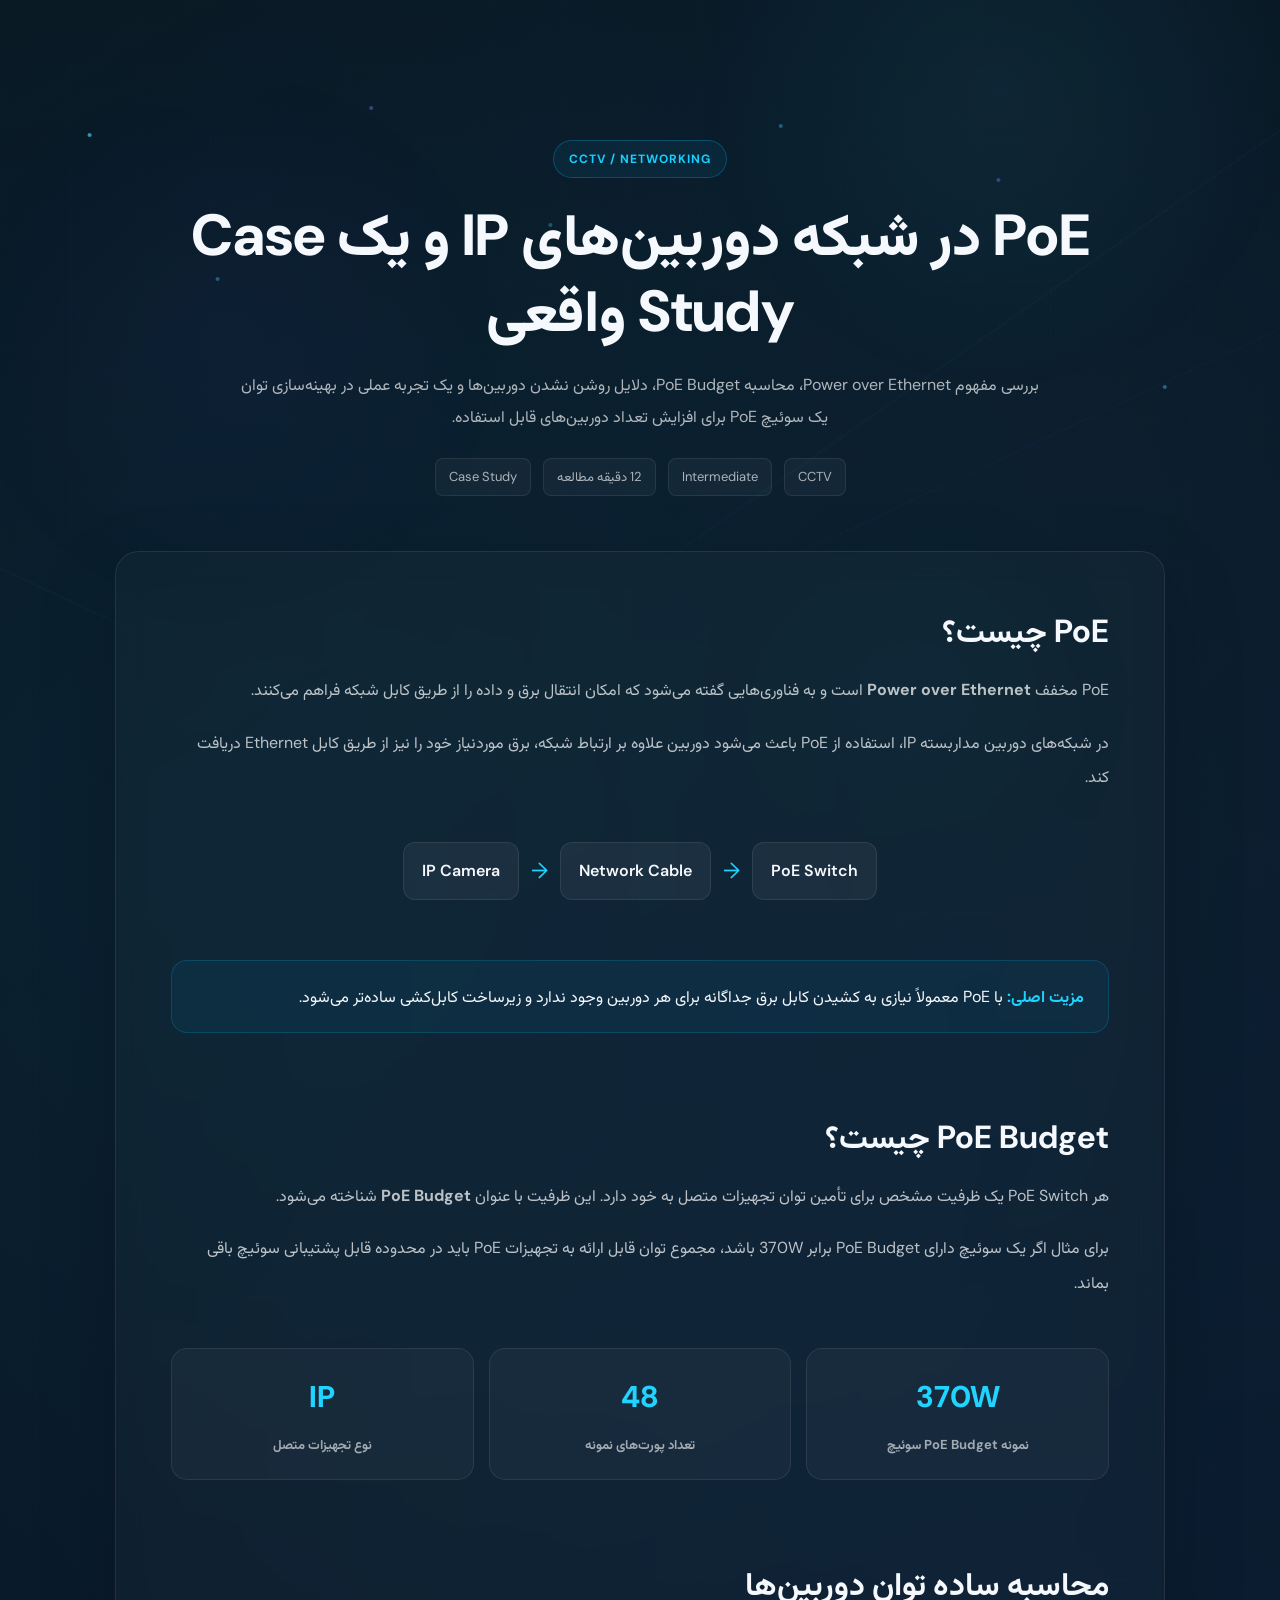
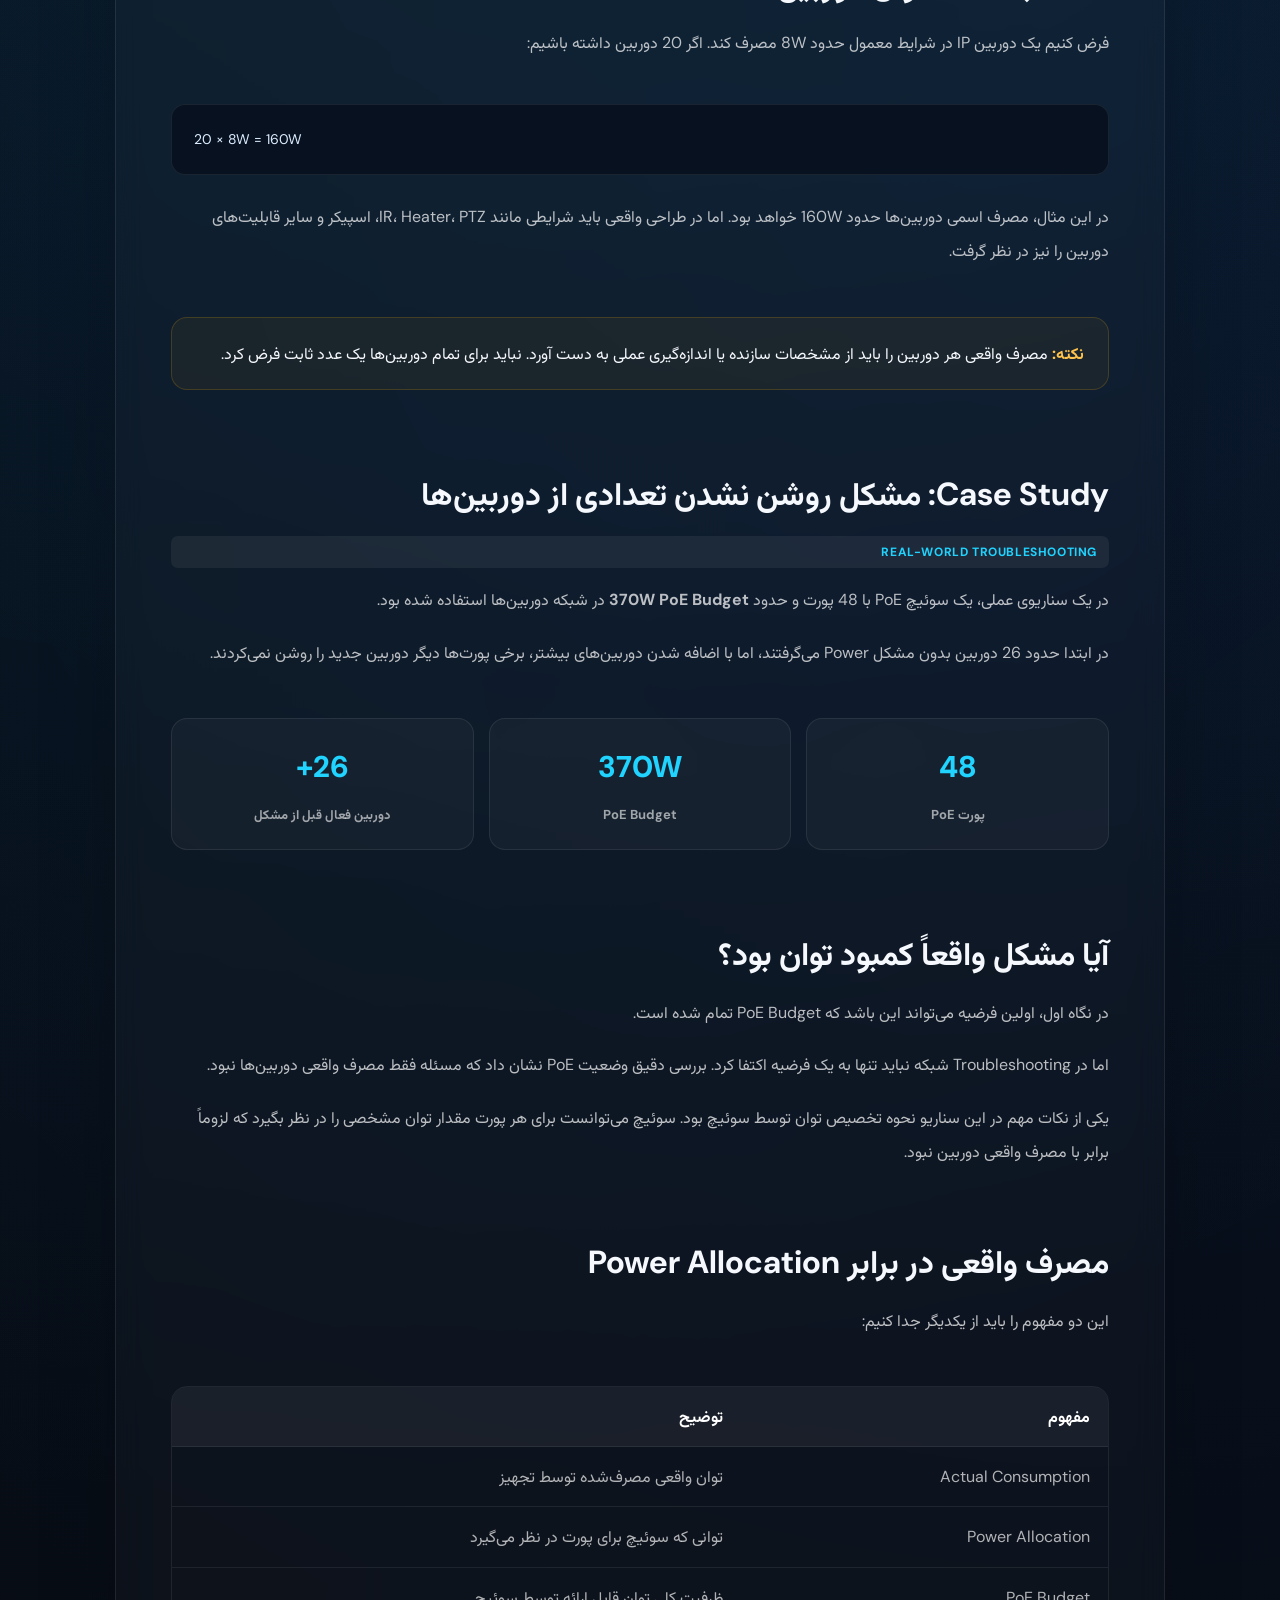
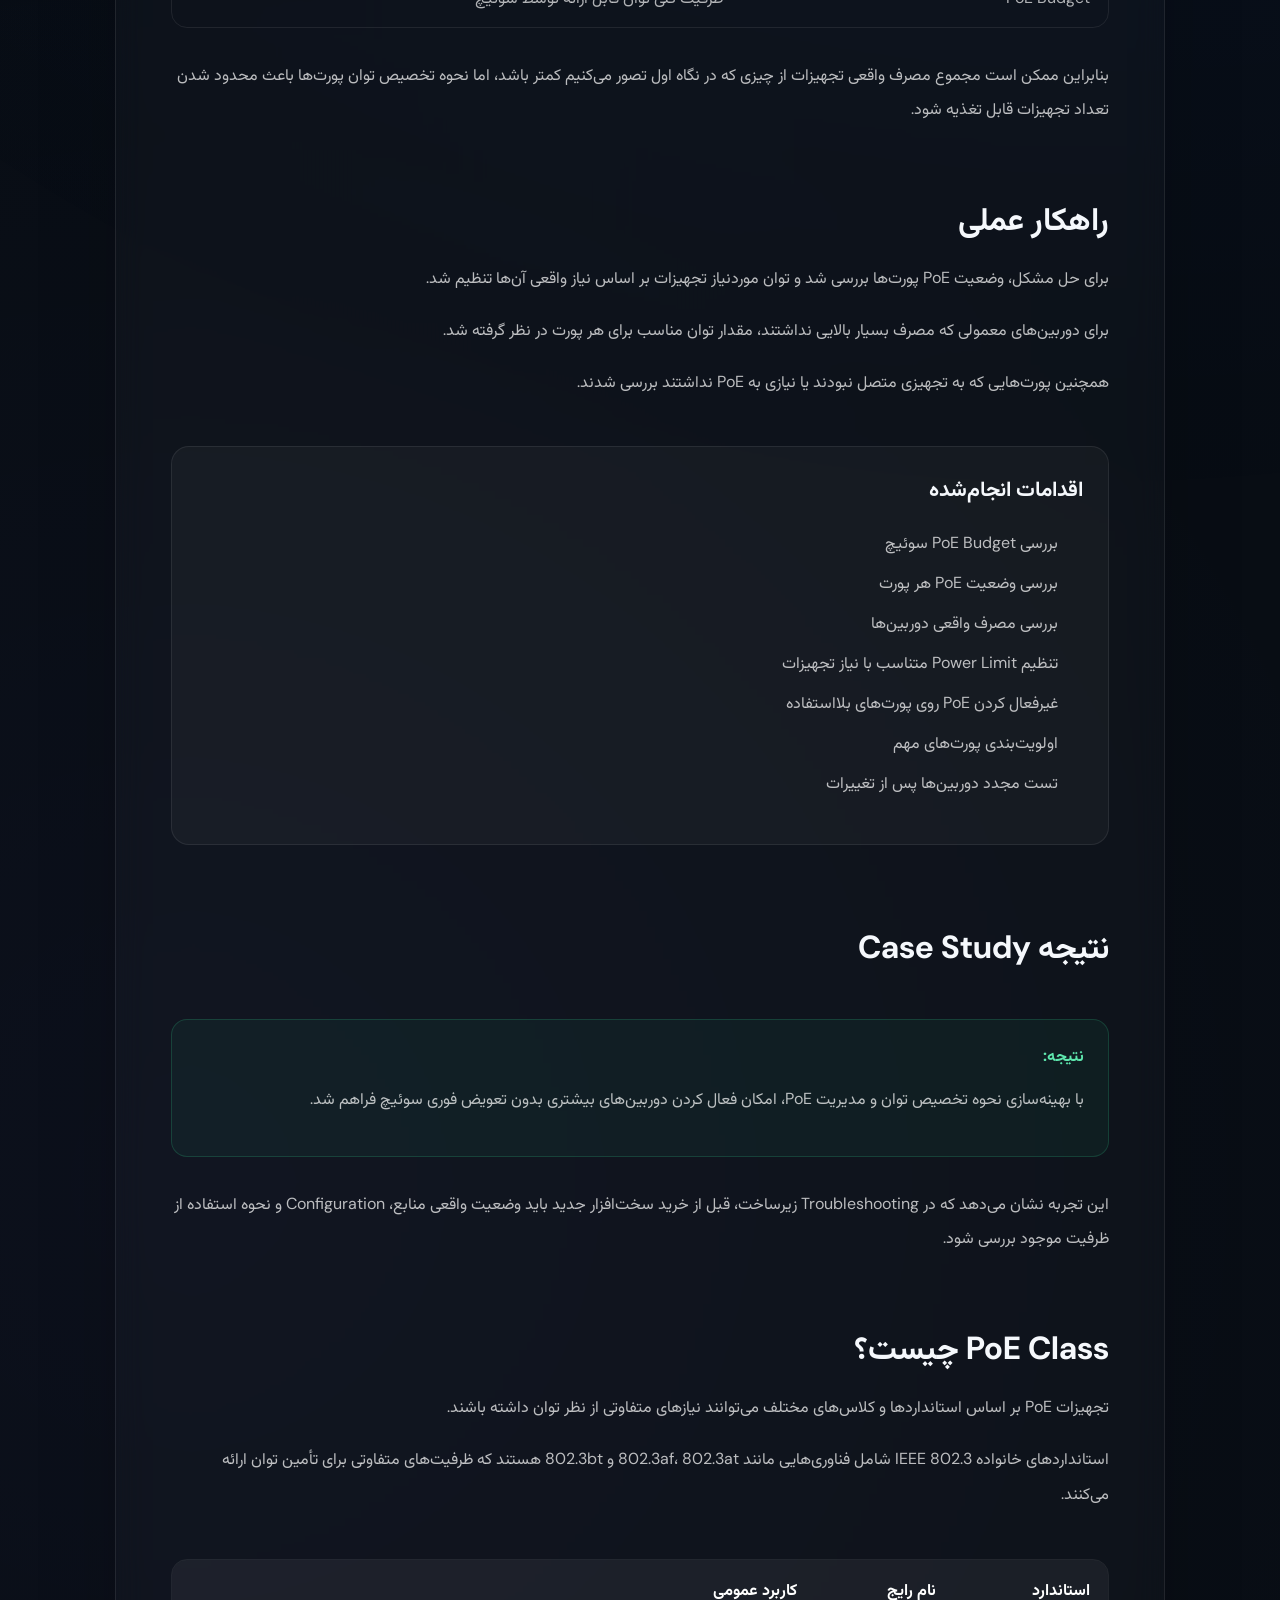
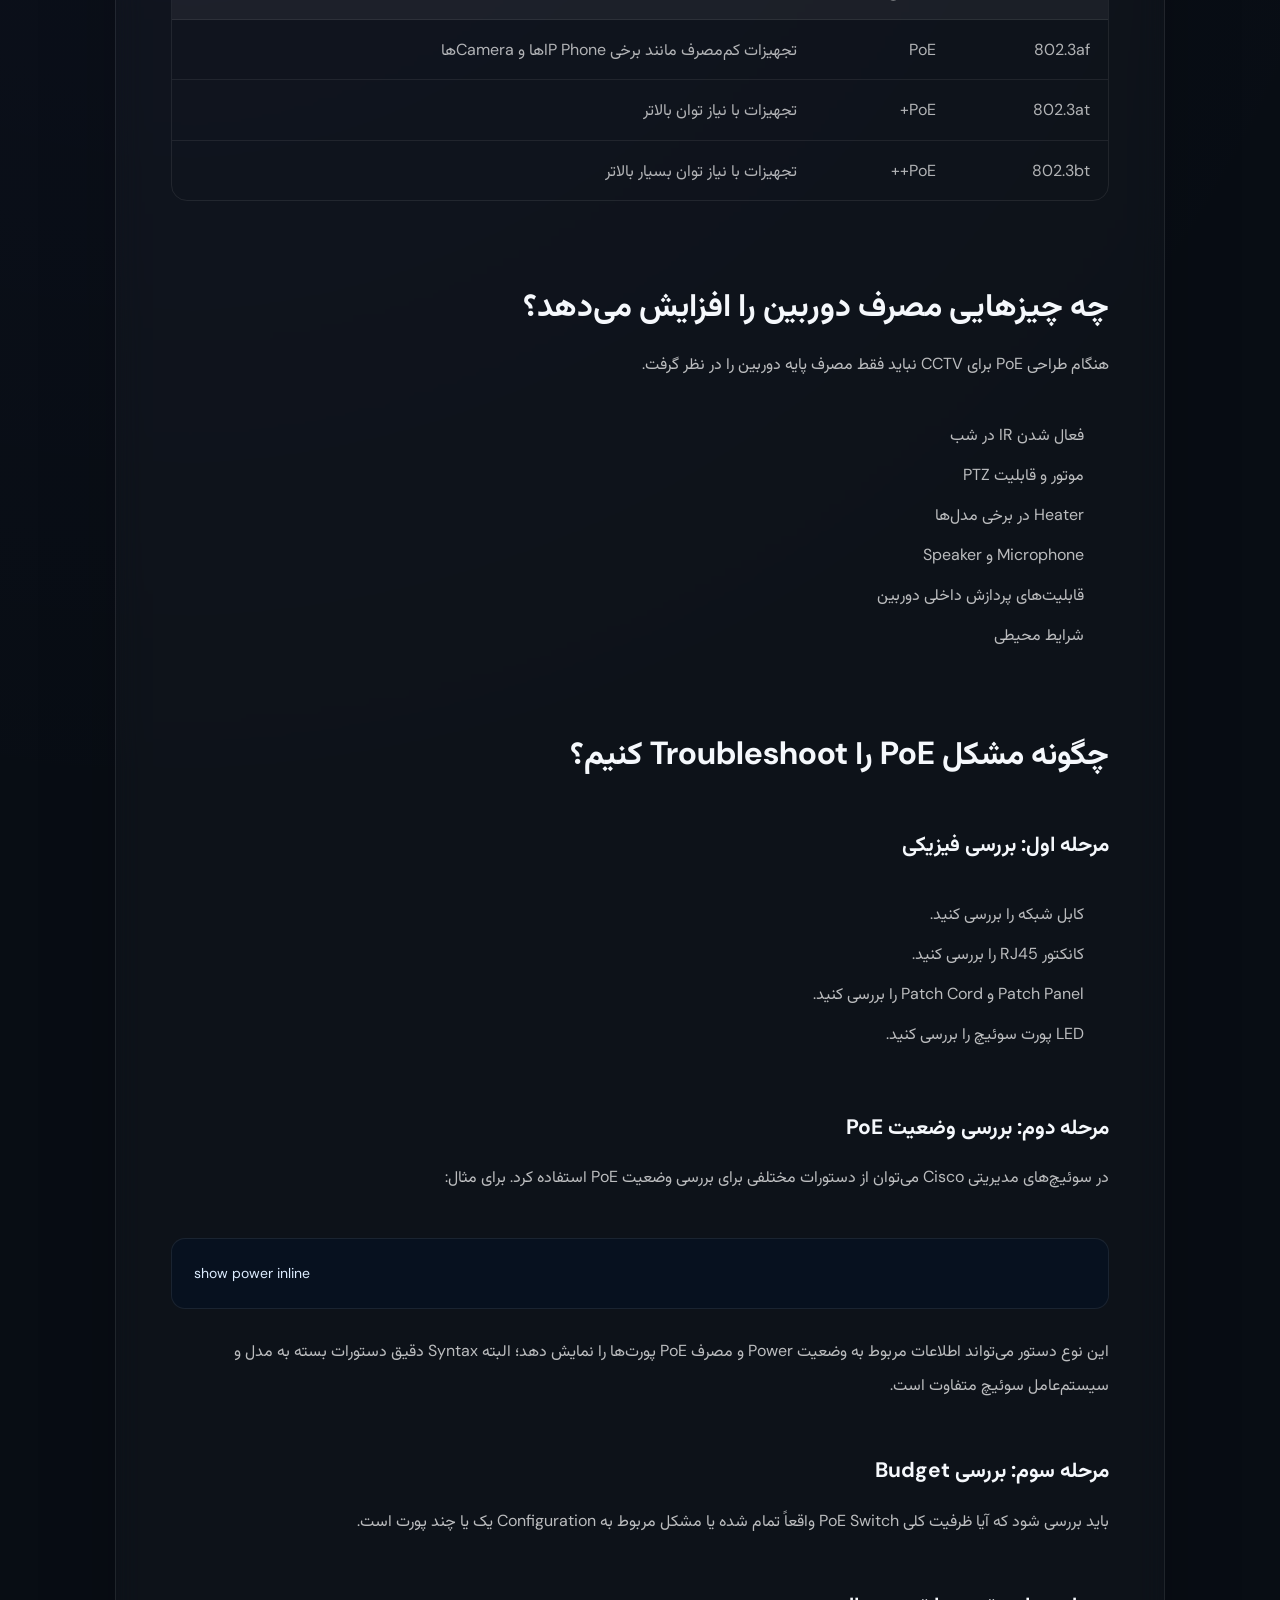
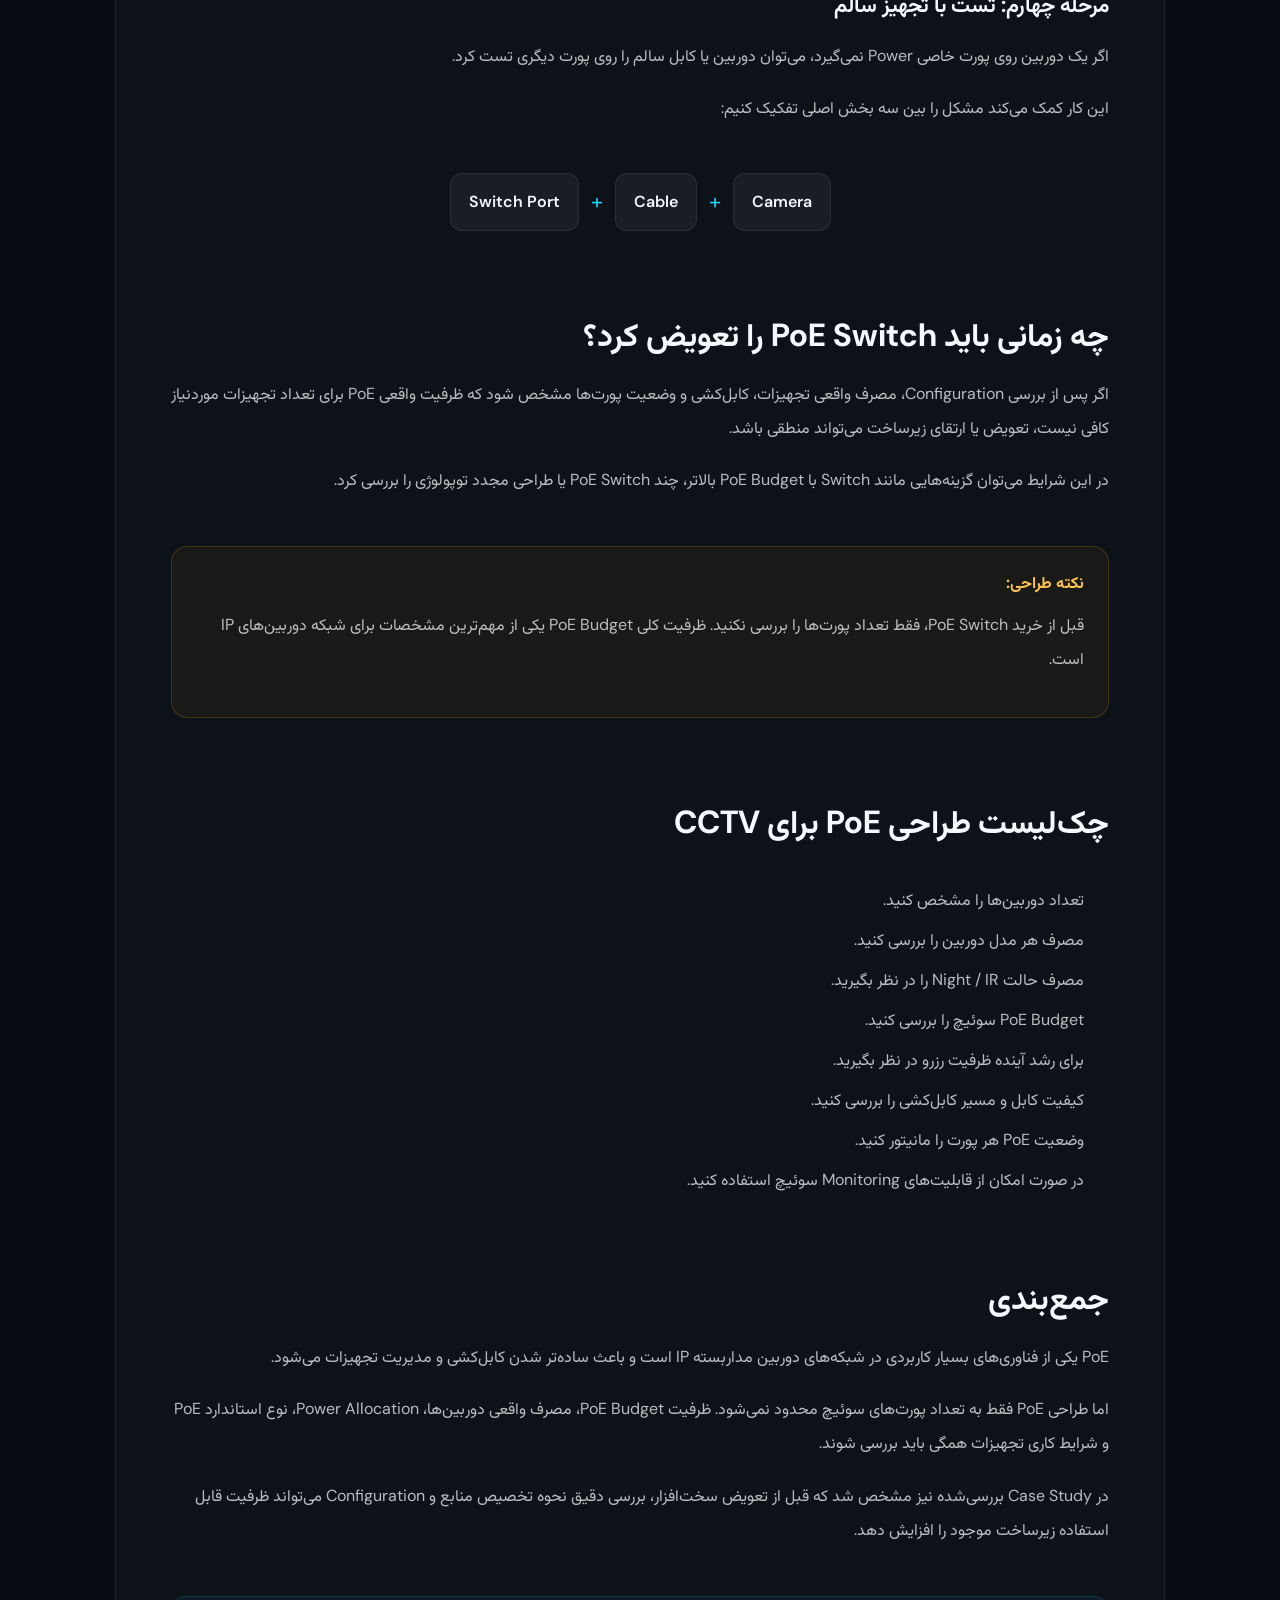
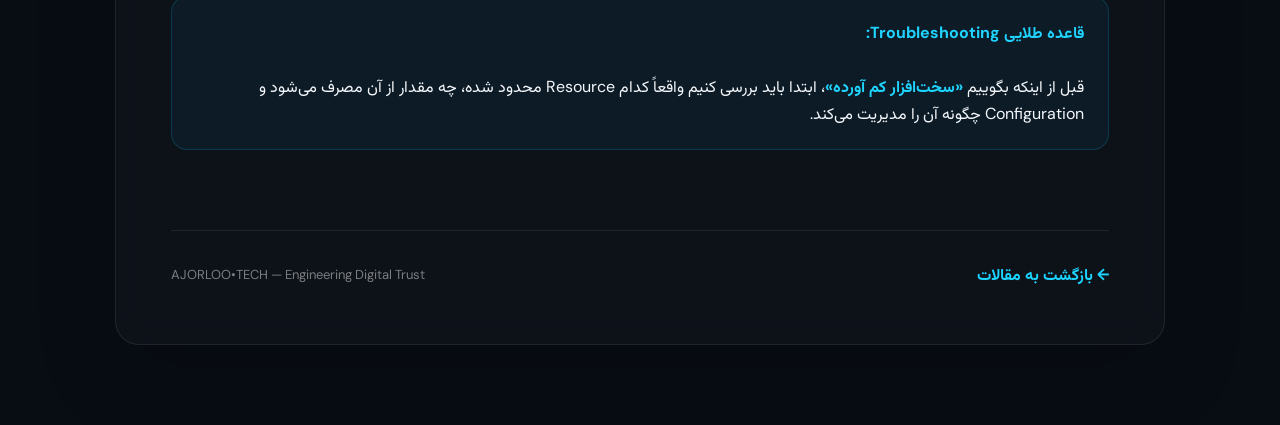
<file: poe-cctv-case-study.html>
<!DOCTYPE html>
<html lang="fa" dir="rtl">
<head>
  <meta charset="UTF-8" />
  <meta name="viewport" content="width=device-width, initial-scale=1.0" />

  <title>PoE در شبکه دوربین‌های IP | AJORLOO•TECH</title>

  <meta
    name="description"
    content="بررسی PoE در شبکه دوربین‌های IP، محاسبه توان، PoE Budget، مشکلات رایج و یک Case Study واقعی از افزایش تعداد دوربین‌های قابل تغذیه."
  />

  <link rel="preconnect" href="https://fonts.googleapis.com">
  <link rel="preconnect" href="https://fonts.gstatic.com" crossorigin>

  <link
    href="https://fonts.googleapis.com/css2?family=DM+Sans:wght@400;500;600;700&family=Vazirmatn:wght@400;500;600;700;800&display=swap"
    rel="stylesheet"
  />

  <link rel="stylesheet" href="../styles.css" />

  <style>
    .article-page {
      min-height: 100vh;
      padding: 140px 20px 80px;
      background:
        radial-gradient(circle at 15% 10%, rgba(0, 190, 255, 0.08), transparent 30%),
        radial-gradient(circle at 85% 20%, rgba(30, 90, 255, 0.08), transparent 30%);
    }

    .article-container {
      width: min(1050px, 100%);
      margin: 0 auto;
    }

    .article-header {
      text-align: center;
      margin-bottom: 55px;
    }

    .article-category-badge {
      display: inline-flex;
      align-items: center;
      gap: 8px;
      padding: 8px 15px;
      border: 1px solid rgba(0, 200, 255, 0.25);
      border-radius: 999px;
      background: rgba(0, 180, 255, 0.07);
      color: #19cfff;
      font-size: 12px;
      font-weight: 700;
      letter-spacing: 0.08em;
      margin-bottom: 20px;
    }

    .article-header h1 {
      margin: 0 auto 20px;
      max-width: 900px;
      font-size: clamp(32px, 5vw, 58px);
      line-height: 1.3;
      font-weight: 800;
    }

    .article-header p {
      max-width: 800px;
      margin: 0 auto;
      color: rgba(255,255,255,0.68);
      line-height: 2;
      font-size: 16px;
    }

    .article-meta-bar {
      display: flex;
      justify-content: center;
      align-items: center;
      flex-wrap: wrap;
      gap: 12px;
      margin-top: 25px;
    }

    .article-meta-item {
      padding: 7px 13px;
      border-radius: 8px;
      background: rgba(255,255,255,0.04);
      border: 1px solid rgba(255,255,255,0.08);
      color: rgba(255,255,255,0.65);
      font-size: 13px;
    }

    .article-content {
      background: rgba(255,255,255,0.025);
      border: 1px solid rgba(255,255,255,0.08);
      border-radius: 24px;
      padding: clamp(25px, 5vw, 55px);
      backdrop-filter: blur(14px);
      box-shadow: 0 30px 80px rgba(0,0,0,0.18);
    }

    .article-content h2 {
      margin: 50px 0 18px;
      font-size: clamp(23px, 3vw, 32px);
      line-height: 1.5;
    }

    .article-content h2:first-child {
      margin-top: 0;
    }

    .article-content h3 {
      margin: 32px 0 15px;
      font-size: 21px;
    }

    .article-content p {
      color: rgba(255,255,255,0.72);
      line-height: 2.15;
      font-size: 16px;
      margin: 0 0 18px;
    }

    .article-content ul,
    .article-content ol {
      padding-right: 25px;
      margin: 20px 0;
    }

    .article-content li {
      color: rgba(255,255,255,0.72);
      line-height: 2;
      margin-bottom: 8px;
    }

    .highlight-box {
      margin: 30px 0;
      padding: 22px 24px;
      border-radius: 16px;
      background: rgba(0, 180, 255, 0.06);
      border: 1px solid rgba(0, 200, 255, 0.18);
    }

    .highlight-box strong {
      color: #20d4ff;
    }

    .warning-box {
      margin: 30px 0;
      padding: 22px 24px;
      border-radius: 16px;
      background: rgba(255, 170, 0, 0.05);
      border: 1px solid rgba(255, 180, 0, 0.18);
    }

    .warning-box strong {
      color: #ffc44d;
    }

    .success-box {
      margin: 30px 0;
      padding: 22px 24px;
      border-radius: 16px;
      background: rgba(50, 220, 150, 0.05);
      border: 1px solid rgba(50, 220, 150, 0.18);
    }

    .success-box strong {
      color: #5ee7ad;
    }

    .case-study-label {
      display: inline-block;
      margin-bottom: 15px;
      padding: 6px 12px;
      border-radius: 7px;
      background: rgba(255,255,255,0.06);
      color: #20d4ff;
      font-size: 12px;
      font-weight: 700;
      letter-spacing: 0.05em;
    }

    .comparison-table-wrapper {
      overflow-x: auto;
      margin: 30px 0;
      border-radius: 16px;
      border: 1px solid rgba(255,255,255,0.08);
    }

    .comparison-table {
      width: 100%;
      min-width: 650px;
      border-collapse: collapse;
    }

    .comparison-table th,
    .comparison-table td {
      padding: 16px 18px;
      text-align: right;
      border-bottom: 1px solid rgba(255,255,255,0.07);
    }

    .comparison-table th {
      background: rgba(255,255,255,0.05);
      color: #fff;
      font-weight: 700;
    }

    .comparison-table td {
      color: rgba(255,255,255,0.68);
    }

    .comparison-table tr:last-child td {
      border-bottom: none;
    }

    .code-block {
      direction: ltr;
      text-align: left;
      margin: 25px 0;
      padding: 22px;
      border-radius: 14px;
      background: #07111f;
      border: 1px solid rgba(255,255,255,0.08);
      overflow-x: auto;
      font-family: "DM Sans", monospace;
      font-size: 14px;
      line-height: 1.8;
      color: #dcecff;
      white-space: pre;
    }

    .scenario-card {
      margin: 28px 0;
      padding: 25px;
      border-radius: 18px;
      background: rgba(255,255,255,0.035);
      border: 1px solid rgba(255,255,255,0.08);
    }

    .scenario-card h3 {
      margin-top: 0;
    }

    .metric-grid {
      display: grid;
      grid-template-columns: repeat(3, 1fr);
      gap: 15px;
      margin: 30px 0;
    }

    .metric-card {
      padding: 22px 18px;
      text-align: center;
      border-radius: 16px;
      background: rgba(255,255,255,0.035);
      border: 1px solid rgba(255,255,255,0.08);
    }

    .metric-number {
      display: block;
      font-size: 30px;
      font-weight: 800;
      color: #20d4ff;
      margin-bottom: 8px;
    }

    .metric-label {
      color: rgba(255,255,255,0.6);
      font-size: 13px;
      line-height: 1.7;
    }

    .flow {
      display: flex;
      justify-content: center;
      align-items: center;
      flex-wrap: wrap;
      gap: 12px;
      margin: 30px 0;
    }

    .flow-item {
      padding: 14px 18px;
      border-radius: 12px;
      background: rgba(255,255,255,0.05);
      border: 1px solid rgba(255,255,255,0.08);
      font-weight: 600;
      text-align: center;
    }

    .flow-arrow {
      color: #1bd4ff;
      font-size: 22px;
    }

    .article-footer {
      margin-top: 50px;
      padding-top: 30px;
      border-top: 1px solid rgba(255,255,255,0.08);
      display: flex;
      justify-content: space-between;
      gap: 20px;
      flex-wrap: wrap;
      align-items: center;
    }

    .back-link {
      display: inline-flex;
      align-items: center;
      gap: 8px;
      color: #1bd4ff;
      text-decoration: none;
      font-weight: 700;
    }

    .article-brand {
      color: rgba(255,255,255,0.45);
      font-size: 13px;
    }

    @media (max-width: 800px) {
      .metric-grid {
        grid-template-columns: 1fr;
      }
    }

    @media (max-width: 700px) {
      .article-page {
        padding-top: 110px;
      }

      .article-content {
        border-radius: 18px;
      }

      .article-content p,
      .article-content li {
        font-size: 15px;
      }

      .article-footer {
        flex-direction: column;
        align-items: flex-start;
      }
    }
  </style>
</head>

<body>

  <main class="article-page">

    <div class="article-container">

      <!-- Article Header -->
      <header class="article-header">

        <div class="article-category-badge">
          CCTV / NETWORKING
        </div>

        <h1>
          PoE در شبکه دوربین‌های IP
          و یک Case Study واقعی
        </h1>

        <p>
          بررسی مفهوم Power over Ethernet، محاسبه PoE Budget،
          دلایل روشن نشدن دوربین‌ها و یک تجربه عملی در بهینه‌سازی
          توان یک سوئیچ PoE برای افزایش تعداد دوربین‌های قابل استفاده.
        </p>

        <div class="article-meta-bar">
          <span class="article-meta-item">CCTV</span>
          <span class="article-meta-item">Intermediate</span>
          <span class="article-meta-item">12 دقیقه مطالعه</span>
          <span class="article-meta-item">Case Study</span>
        </div>

      </header>


      <!-- Article Content -->
      <article class="article-content">

        <h2>PoE چیست؟</h2>

        <p>
          PoE مخفف
          <strong>Power over Ethernet</strong>
          است و به فناوری‌هایی گفته می‌شود که امکان انتقال برق و
          داده را از طریق کابل شبکه فراهم می‌کنند.
        </p>

        <p>
          در شبکه‌های دوربین مداربسته IP، استفاده از PoE باعث می‌شود
          دوربین علاوه بر ارتباط شبکه، برق موردنیاز خود را نیز از طریق
          کابل Ethernet دریافت کند.
        </p>

        <div class="flow">

          <div class="flow-item">
            PoE Switch
          </div>

          <div class="flow-arrow">
            →
          </div>

          <div class="flow-item">
            Network Cable
          </div>

          <div class="flow-arrow">
            →
          </div>

          <div class="flow-item">
            IP Camera
          </div>

        </div>

        <div class="highlight-box">
          <strong>مزیت اصلی:</strong>
          با PoE معمولاً نیازی به کشیدن کابل برق جداگانه برای هر دوربین
          وجود ندارد و زیرساخت کابل‌کشی ساده‌تر می‌شود.
        </div>


        <h2>PoE Budget چیست؟</h2>

        <p>
          هر PoE Switch یک ظرفیت مشخص برای تأمین توان تجهیزات متصل به
          خود دارد. این ظرفیت با عنوان
          <strong>PoE Budget</strong>
          شناخته می‌شود.
        </p>

        <p>
          برای مثال اگر یک سوئیچ دارای PoE Budget برابر 370W باشد،
          مجموع توان قابل ارائه به تجهیزات PoE باید در محدوده قابل
          پشتیبانی سوئیچ باقی بماند.
        </p>

        <div class="metric-grid">

          <div class="metric-card">
            <span class="metric-number">370W</span>
            <span class="metric-label">
              نمونه PoE Budget سوئیچ
            </span>
          </div>

          <div class="metric-card">
            <span class="metric-number">48</span>
            <span class="metric-label">
              تعداد پورت‌های نمونه
            </span>
          </div>

          <div class="metric-card">
            <span class="metric-number">IP</span>
            <span class="metric-label">
              نوع تجهیزات متصل
            </span>
          </div>

        </div>


        <h2>محاسبه ساده توان دوربین‌ها</h2>

        <p>
          فرض کنیم یک دوربین IP در شرایط معمول حدود 8W مصرف کند.
          اگر 20 دوربین داشته باشیم:
        </p>

        <div class="code-block">20 × 8W = 160W</div>

        <p>
          در این مثال، مصرف اسمی دوربین‌ها حدود 160W خواهد بود.
          اما در طراحی واقعی باید شرایطی مانند IR، Heater، PTZ،
          اسپیکر و سایر قابلیت‌های دوربین را نیز در نظر گرفت.
        </p>

        <div class="warning-box">
          <strong>نکته:</strong>
          مصرف واقعی هر دوربین را باید از مشخصات سازنده یا اندازه‌گیری
          عملی به دست آورد. نباید برای تمام دوربین‌ها یک عدد ثابت فرض کرد.
        </div>


        <h2>Case Study: مشکل روشن نشدن تعدادی از دوربین‌ها</h2>

        <span class="case-study-label">
          REAL-WORLD TROUBLESHOOTING
        </span>

        <p>
          در یک سناریوی عملی، یک سوئیچ PoE با 48 پورت و حدود
          <strong>370W PoE Budget</strong>
          در شبکه دوربین‌ها استفاده شده بود.
        </p>

        <p>
          در ابتدا حدود 26 دوربین بدون مشکل Power می‌گرفتند، اما با
          اضافه شدن دوربین‌های بیشتر، برخی پورت‌ها دیگر دوربین جدید
          را روشن نمی‌کردند.
        </p>

        <div class="metric-grid">

          <div class="metric-card">
            <span class="metric-number">48</span>
            <span class="metric-label">
              پورت PoE
            </span>
          </div>

          <div class="metric-card">
            <span class="metric-number">370W</span>
            <span class="metric-label">
              PoE Budget
            </span>
          </div>

          <div class="metric-card">
            <span class="metric-number">26+</span>
            <span class="metric-label">
              دوربین فعال قبل از مشکل
            </span>
          </div>

        </div>


        <h2>آیا مشکل واقعاً کمبود توان بود؟</h2>

        <p>
          در نگاه اول، اولین فرضیه می‌تواند این باشد که PoE Budget
          تمام شده است.
        </p>

        <p>
          اما در Troubleshooting شبکه نباید تنها به یک فرضیه اکتفا کرد.
          بررسی دقیق وضعیت PoE نشان داد که مسئله فقط مصرف واقعی
          دوربین‌ها نبود.
        </p>

        <p>
          یکی از نکات مهم در این سناریو نحوه تخصیص توان توسط سوئیچ بود.
          سوئیچ می‌توانست برای هر پورت مقدار توان مشخصی را در نظر بگیرد
          که لزوماً برابر با مصرف واقعی دوربین نبود.
        </p>


        <h2>مصرف واقعی در برابر Power Allocation</h2>

        <p>
          این دو مفهوم را باید از یکدیگر جدا کنیم:
        </p>

        <div class="comparison-table-wrapper">

          <table class="comparison-table">

            <thead>
              <tr>
                <th>مفهوم</th>
                <th>توضیح</th>
              </tr>
            </thead>

            <tbody>

              <tr>
                <td>Actual Consumption</td>
                <td>
                  توان واقعی مصرف‌شده توسط تجهیز
                </td>
              </tr>

              <tr>
                <td>Power Allocation</td>
                <td>
                  توانی که سوئیچ برای پورت در نظر می‌گیرد
                </td>
              </tr>

              <tr>
                <td>PoE Budget</td>
                <td>
                  ظرفیت کلی توان قابل ارائه توسط سوئیچ
                </td>
              </tr>

            </tbody>

          </table>

        </div>

        <p>
          بنابراین ممکن است مجموع مصرف واقعی تجهیزات از چیزی که
          در نگاه اول تصور می‌کنیم کمتر باشد، اما نحوه تخصیص توان
          پورت‌ها باعث محدود شدن تعداد تجهیزات قابل تغذیه شود.
        </p>


        <h2>راهکار عملی</h2>

        <p>
          برای حل مشکل، وضعیت PoE پورت‌ها بررسی شد و توان موردنیاز
          تجهیزات بر اساس نیاز واقعی آن‌ها تنظیم شد.
        </p>

        <p>
          برای دوربین‌های معمولی که مصرف بسیار بالایی نداشتند،
          مقدار توان مناسب برای هر پورت در نظر گرفته شد.
        </p>

        <p>
          همچنین پورت‌هایی که به تجهیزی متصل نبودند یا نیازی به PoE
          نداشتند بررسی شدند.
        </p>

        <div class="scenario-card">

          <h3>اقدامات انجام‌شده</h3>

          <ul>

            <li>
              بررسی PoE Budget سوئیچ
            </li>

            <li>
              بررسی وضعیت PoE هر پورت
            </li>

            <li>
              بررسی مصرف واقعی دوربین‌ها
            </li>

            <li>
              تنظیم Power Limit متناسب با نیاز تجهیزات
            </li>

            <li>
              غیرفعال کردن PoE روی پورت‌های بلااستفاده
            </li>

            <li>
              اولویت‌بندی پورت‌های مهم
            </li>

            <li>
              تست مجدد دوربین‌ها پس از تغییرات
            </li>

          </ul>

        </div>


        <h2>نتیجه Case Study</h2>

        <div class="success-box">

          <strong>نتیجه:</strong>

          <p style="margin-top: 12px;">
            با بهینه‌سازی نحوه تخصیص توان و مدیریت PoE،
            امکان فعال کردن دوربین‌های بیشتری بدون تعویض فوری
            سوئیچ فراهم شد.
          </p>

        </div>

        <p>
          این تجربه نشان می‌دهد که در Troubleshooting زیرساخت،
          قبل از خرید سخت‌افزار جدید باید وضعیت واقعی منابع،
          Configuration و نحوه استفاده از ظرفیت موجود بررسی شود.
        </p>


        <h2>PoE Class چیست؟</h2>

        <p>
          تجهیزات PoE بر اساس استانداردها و کلاس‌های مختلف می‌توانند
          نیازهای متفاوتی از نظر توان داشته باشند.
        </p>

        <p>
          استانداردهای خانواده IEEE 802.3 شامل فناوری‌هایی مانند
          802.3af، 802.3at و 802.3bt هستند که ظرفیت‌های متفاوتی برای
          تأمین توان ارائه می‌کنند.
        </p>

        <div class="comparison-table-wrapper">

          <table class="comparison-table">

            <thead>

              <tr>
                <th>استاندارد</th>
                <th>نام رایج</th>
                <th>کاربرد عمومی</th>
              </tr>

            </thead>

            <tbody>

              <tr>
                <td>802.3af</td>
                <td>PoE</td>
                <td>
                  تجهیزات کم‌مصرف مانند برخی IP Phoneها و Cameraها
                </td>
              </tr>

              <tr>
                <td>802.3at</td>
                <td>PoE+</td>
                <td>
                  تجهیزات با نیاز توان بالاتر
                </td>
              </tr>

              <tr>
                <td>802.3bt</td>
                <td>PoE++</td>
                <td>
                  تجهیزات با نیاز توان بسیار بالاتر
                </td>
              </tr>

            </tbody>

          </table>

        </div>


        <h2>چه چیزهایی مصرف دوربین را افزایش می‌دهد؟</h2>

        <p>
          هنگام طراحی PoE برای CCTV نباید فقط مصرف پایه دوربین را
          در نظر گرفت.
        </p>

        <ul>

          <li>
            فعال شدن IR در شب
          </li>

          <li>
            موتور و قابلیت PTZ
          </li>

          <li>
            Heater در برخی مدل‌ها
          </li>

          <li>
            Microphone و Speaker
          </li>

          <li>
            قابلیت‌های پردازش داخلی دوربین
          </li>

          <li>
            شرایط محیطی
          </li>

        </ul>


        <h2>چگونه مشکل PoE را Troubleshoot کنیم؟</h2>

        <h3>مرحله اول: بررسی فیزیکی</h3>

        <ul>

          <li>
            کابل شبکه را بررسی کنید.
          </li>

          <li>
            کانکتور RJ45 را بررسی کنید.
          </li>

          <li>
            Patch Panel و Patch Cord را بررسی کنید.
          </li>

          <li>
            LED پورت سوئیچ را بررسی کنید.
          </li>

        </ul>


        <h3>مرحله دوم: بررسی وضعیت PoE</h3>

        <p>
          در سوئیچ‌های مدیریتی Cisco می‌توان از دستورات مختلفی برای
          بررسی وضعیت PoE استفاده کرد. برای مثال:
        </p>

        <div class="code-block">show power inline</div>

        <p>
          این نوع دستور می‌تواند اطلاعات مربوط به وضعیت Power و
          مصرف PoE پورت‌ها را نمایش دهد؛ البته Syntax دقیق دستورات
          بسته به مدل و سیستم‌عامل سوئیچ متفاوت است.
        </p>


        <h3>مرحله سوم: بررسی Budget</h3>

        <p>
          باید بررسی شود که آیا ظرفیت کلی PoE Switch واقعاً تمام شده
          یا مشکل مربوط به Configuration یک یا چند پورت است.
        </p>


        <h3>مرحله چهارم: تست با تجهیز سالم</h3>

        <p>
          اگر یک دوربین روی پورت خاصی Power نمی‌گیرد، می‌توان دوربین
          یا کابل سالم را روی پورت دیگری تست کرد.
        </p>

        <p>
          این کار کمک می‌کند مشکل را بین سه بخش اصلی تفکیک کنیم:
        </p>

        <div class="flow">

          <div class="flow-item">
            Camera
          </div>

          <div class="flow-arrow">
            +
          </div>

          <div class="flow-item">
            Cable
          </div>

          <div class="flow-arrow">
            +
          </div>

          <div class="flow-item">
            Switch Port
          </div>

        </div>


        <h2>چه زمانی باید PoE Switch را تعویض کرد؟</h2>

        <p>
          اگر پس از بررسی Configuration، مصرف واقعی تجهیزات،
          کابل‌کشی و وضعیت پورت‌ها مشخص شود که ظرفیت واقعی PoE
          برای تعداد تجهیزات موردنیاز کافی نیست، تعویض یا ارتقای
          زیرساخت می‌تواند منطقی باشد.
        </p>

        <p>
          در این شرایط می‌توان گزینه‌هایی مانند Switch با PoE Budget
          بالاتر، چند PoE Switch یا طراحی مجدد توپولوژی را بررسی کرد.
        </p>

        <div class="warning-box">

          <strong>نکته طراحی:</strong>

          <p style="margin-top: 12px;">
            قبل از خرید PoE Switch، فقط تعداد پورت‌ها را بررسی نکنید.
            ظرفیت کلی PoE Budget یکی از مهم‌ترین مشخصات برای شبکه
            دوربین‌های IP است.
          </p>

        </div>


        <h2>چک‌لیست طراحی PoE برای CCTV</h2>

        <ol>

          <li>
            تعداد دوربین‌ها را مشخص کنید.
          </li>

          <li>
            مصرف هر مدل دوربین را بررسی کنید.
          </li>

          <li>
            مصرف حالت Night / IR را در نظر بگیرید.
          </li>

          <li>
            PoE Budget سوئیچ را بررسی کنید.
          </li>

          <li>
            برای رشد آینده ظرفیت رزرو در نظر بگیرید.
          </li>

          <li>
            کیفیت کابل و مسیر کابل‌کشی را بررسی کنید.
          </li>

          <li>
            وضعیت PoE هر پورت را مانیتور کنید.
          </li>

          <li>
            در صورت امکان از قابلیت‌های Monitoring سوئیچ استفاده کنید.
          </li>

        </ol>


        <h2>جمع‌بندی</h2>

        <p>
          PoE یکی از فناوری‌های بسیار کاربردی در شبکه‌های دوربین
          مداربسته IP است و باعث ساده‌تر شدن کابل‌کشی و مدیریت
          تجهیزات می‌شود.
        </p>

        <p>
          اما طراحی PoE فقط به تعداد پورت‌های سوئیچ محدود نمی‌شود.
          ظرفیت PoE Budget، مصرف واقعی دوربین‌ها، Power Allocation،
          نوع استاندارد PoE و شرایط کاری تجهیزات همگی باید بررسی شوند.
        </p>

        <p>
          در Case Study بررسی‌شده نیز مشخص شد که قبل از تعویض سخت‌افزار،
          بررسی دقیق نحوه تخصیص منابع و Configuration می‌تواند
          ظرفیت قابل استفاده زیرساخت موجود را افزایش دهد.
        </p>

        <div class="highlight-box">

          <strong>قاعده طلایی Troubleshooting:</strong>

          <br><br>

          قبل از اینکه بگوییم
          <strong>«سخت‌افزار کم آورده»</strong>،
          ابتدا باید بررسی کنیم واقعاً کدام Resource محدود شده،
          چه مقدار از آن مصرف می‌شود و Configuration چگونه آن را
          مدیریت می‌کند.

        </div>


        <!-- Article Footer -->
        <div class="article-footer">

          <a
            href="../index.html#articles"
            class="back-link"
          >
            ← بازگشت به مقالات
          </a>

          <span class="article-brand">
            AJORLOO•TECH — Engineering Digital Trust
          </span>

        </div>

      </article>

    </div>

  </main>

</body>
</html>
</file>
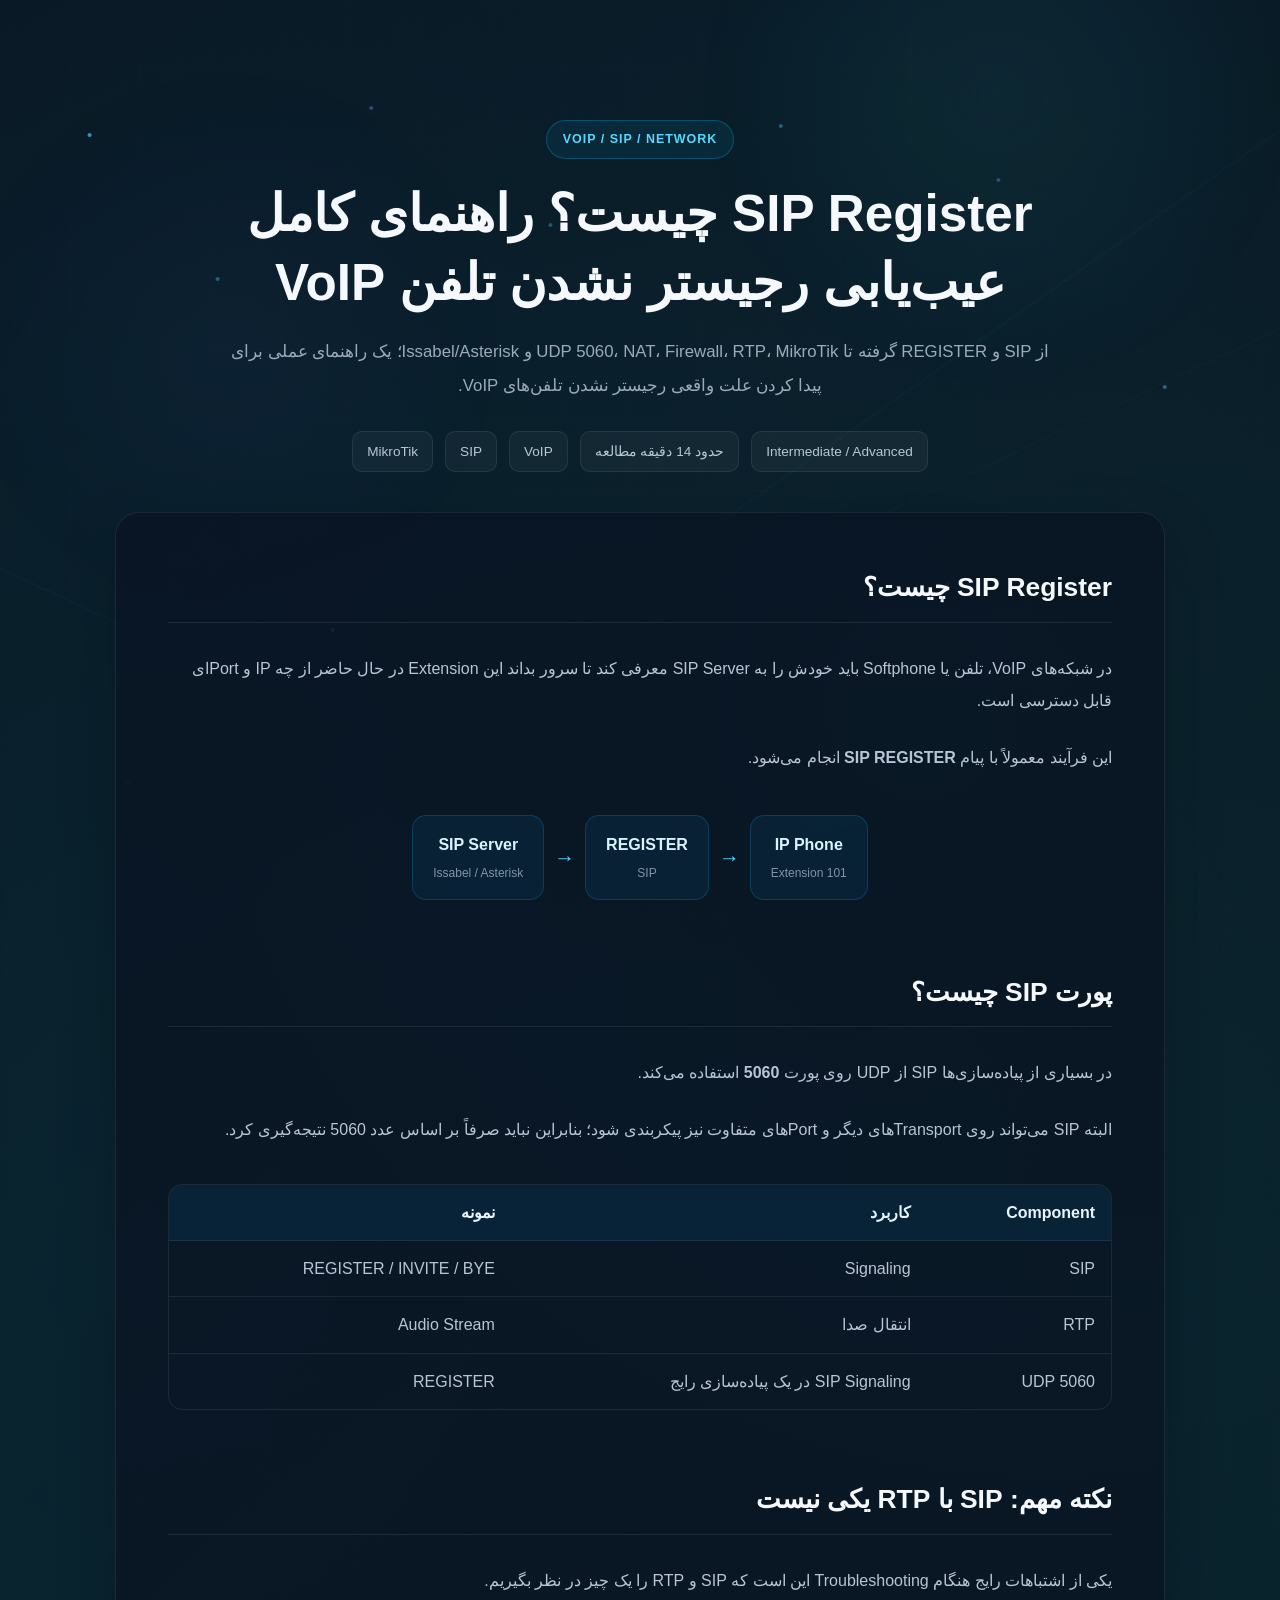
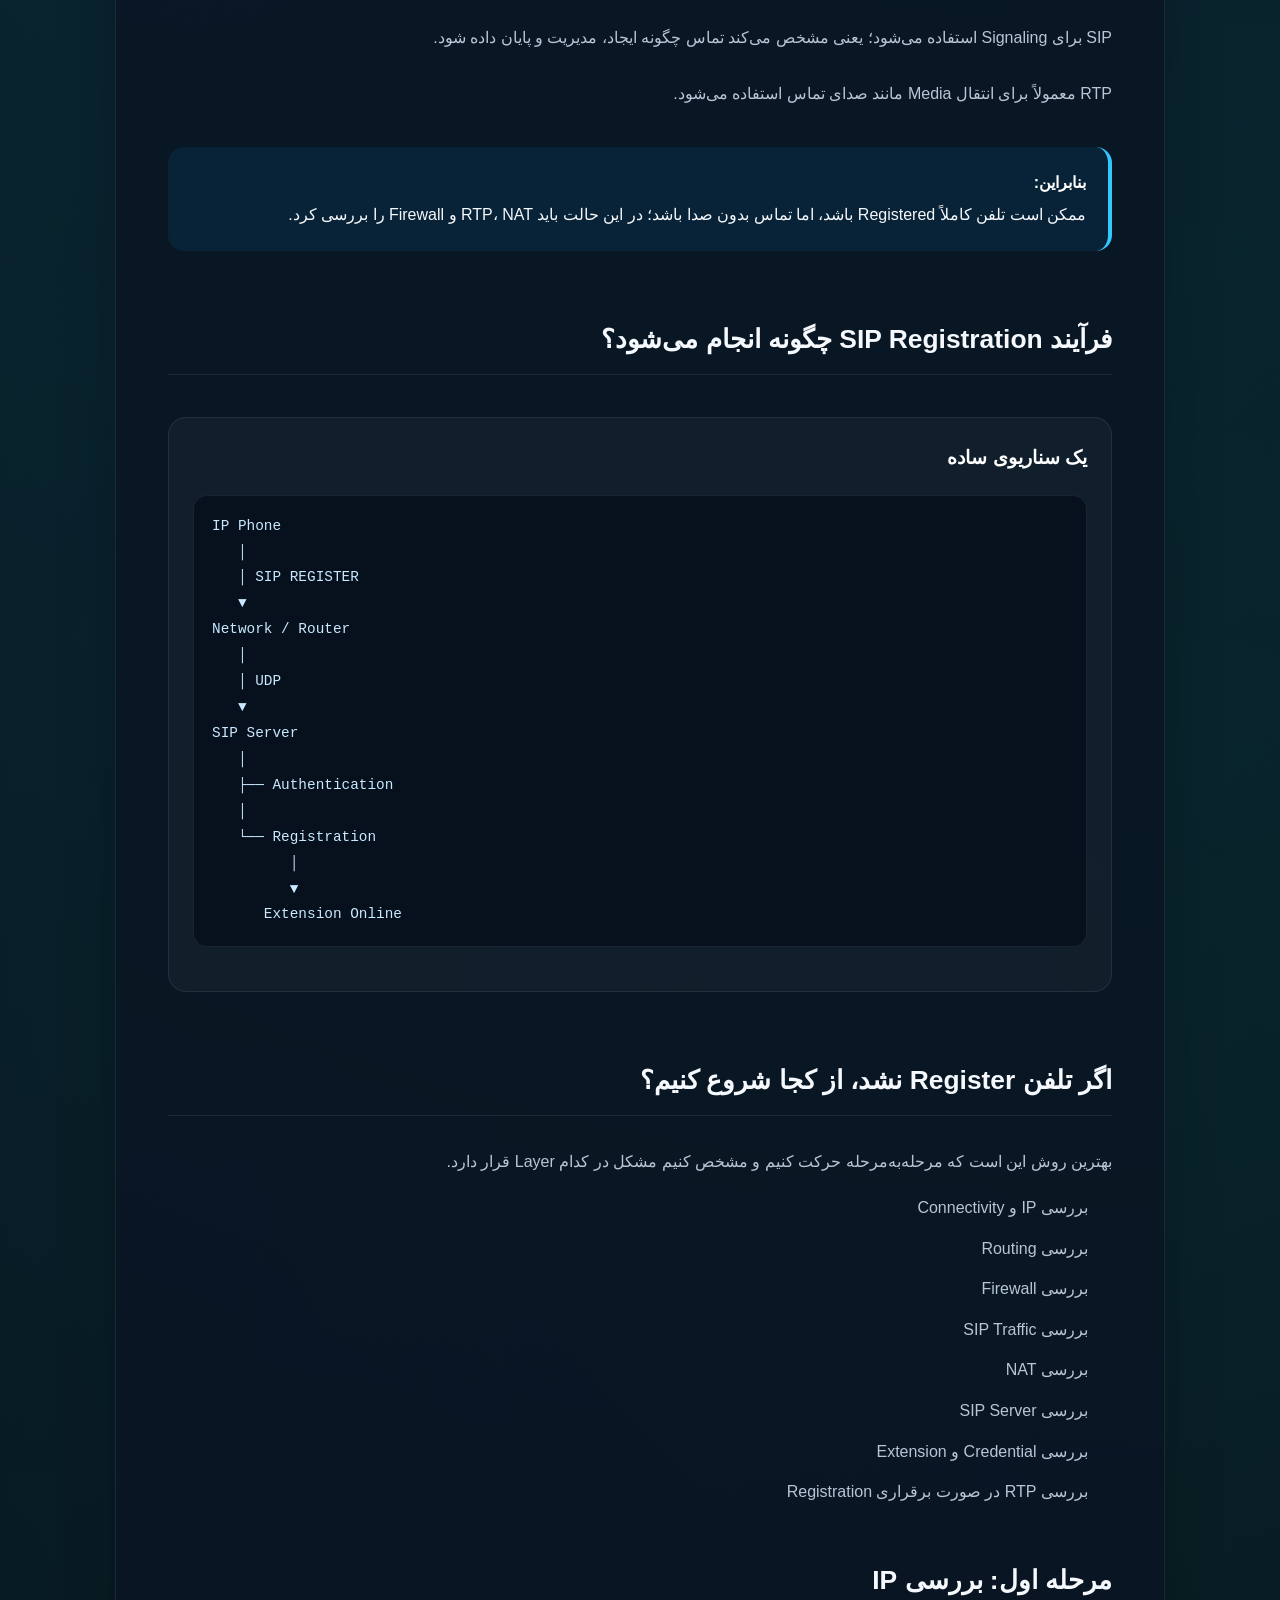
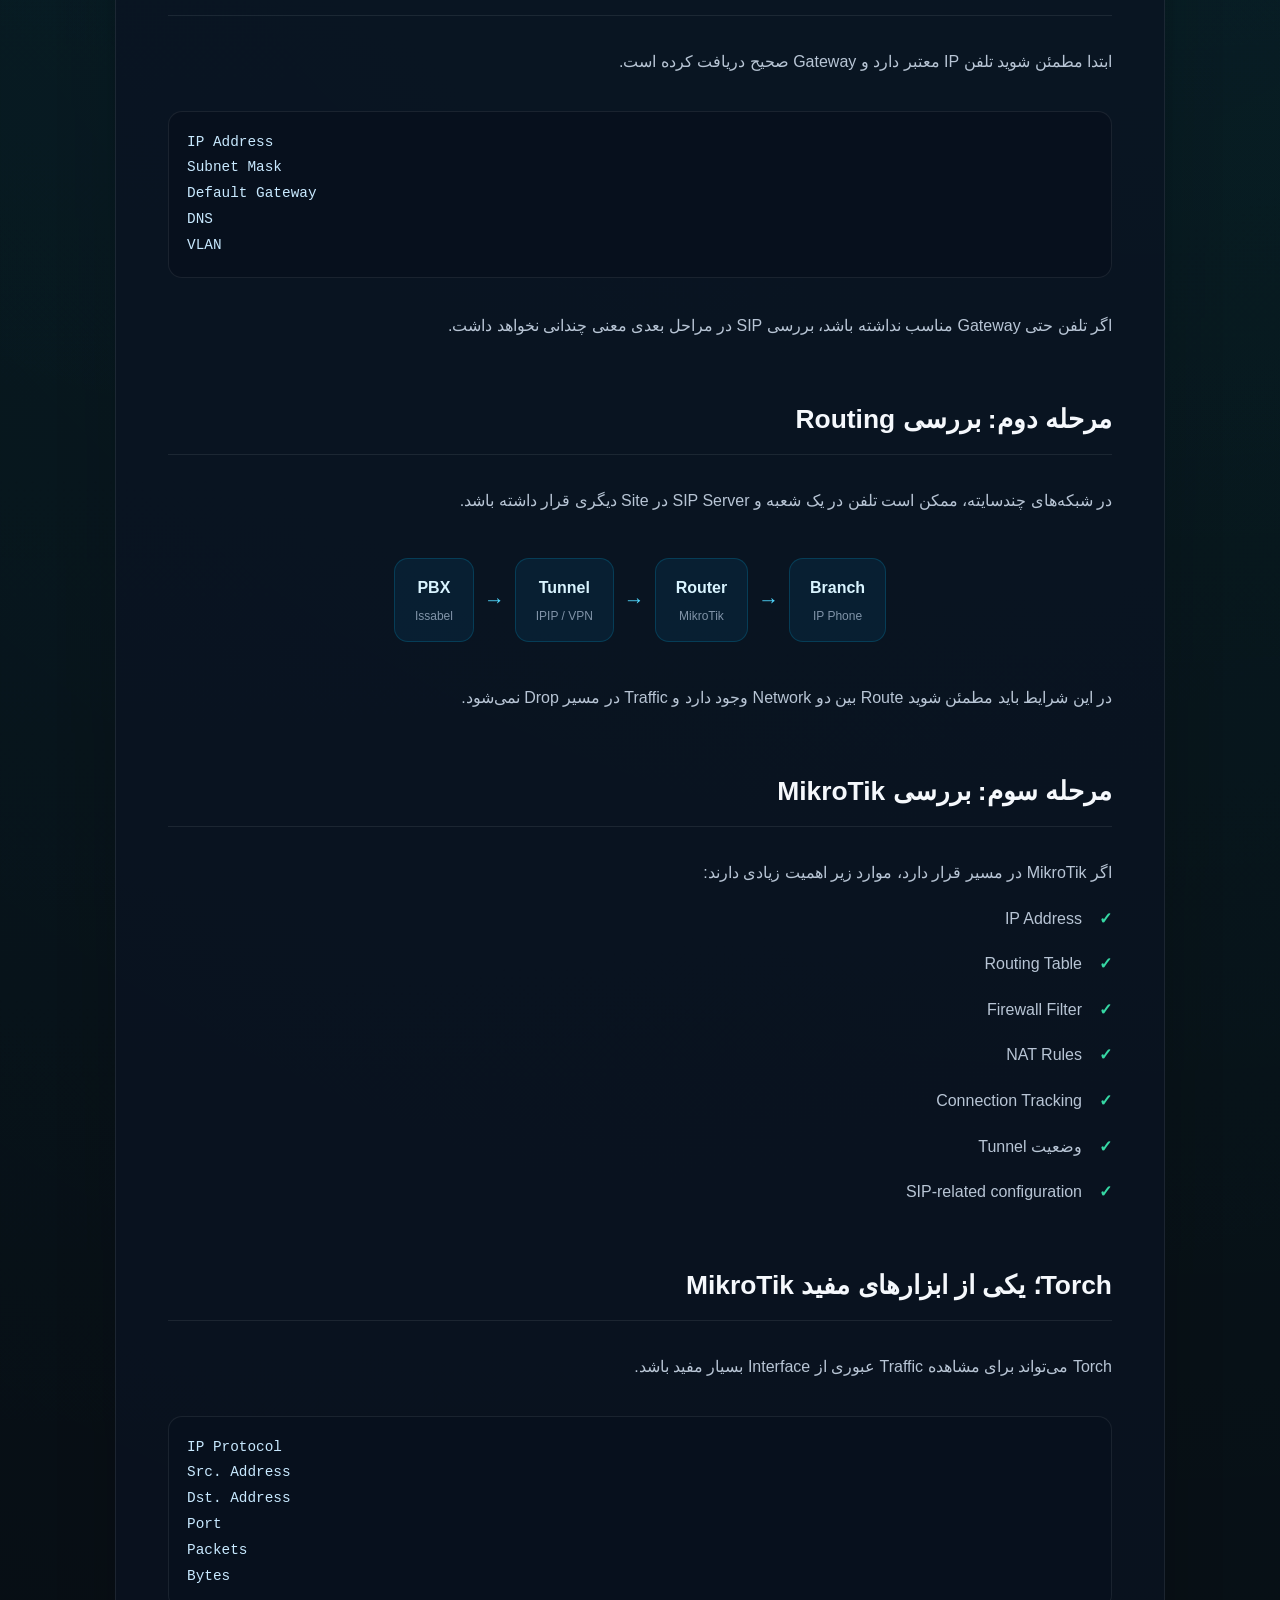
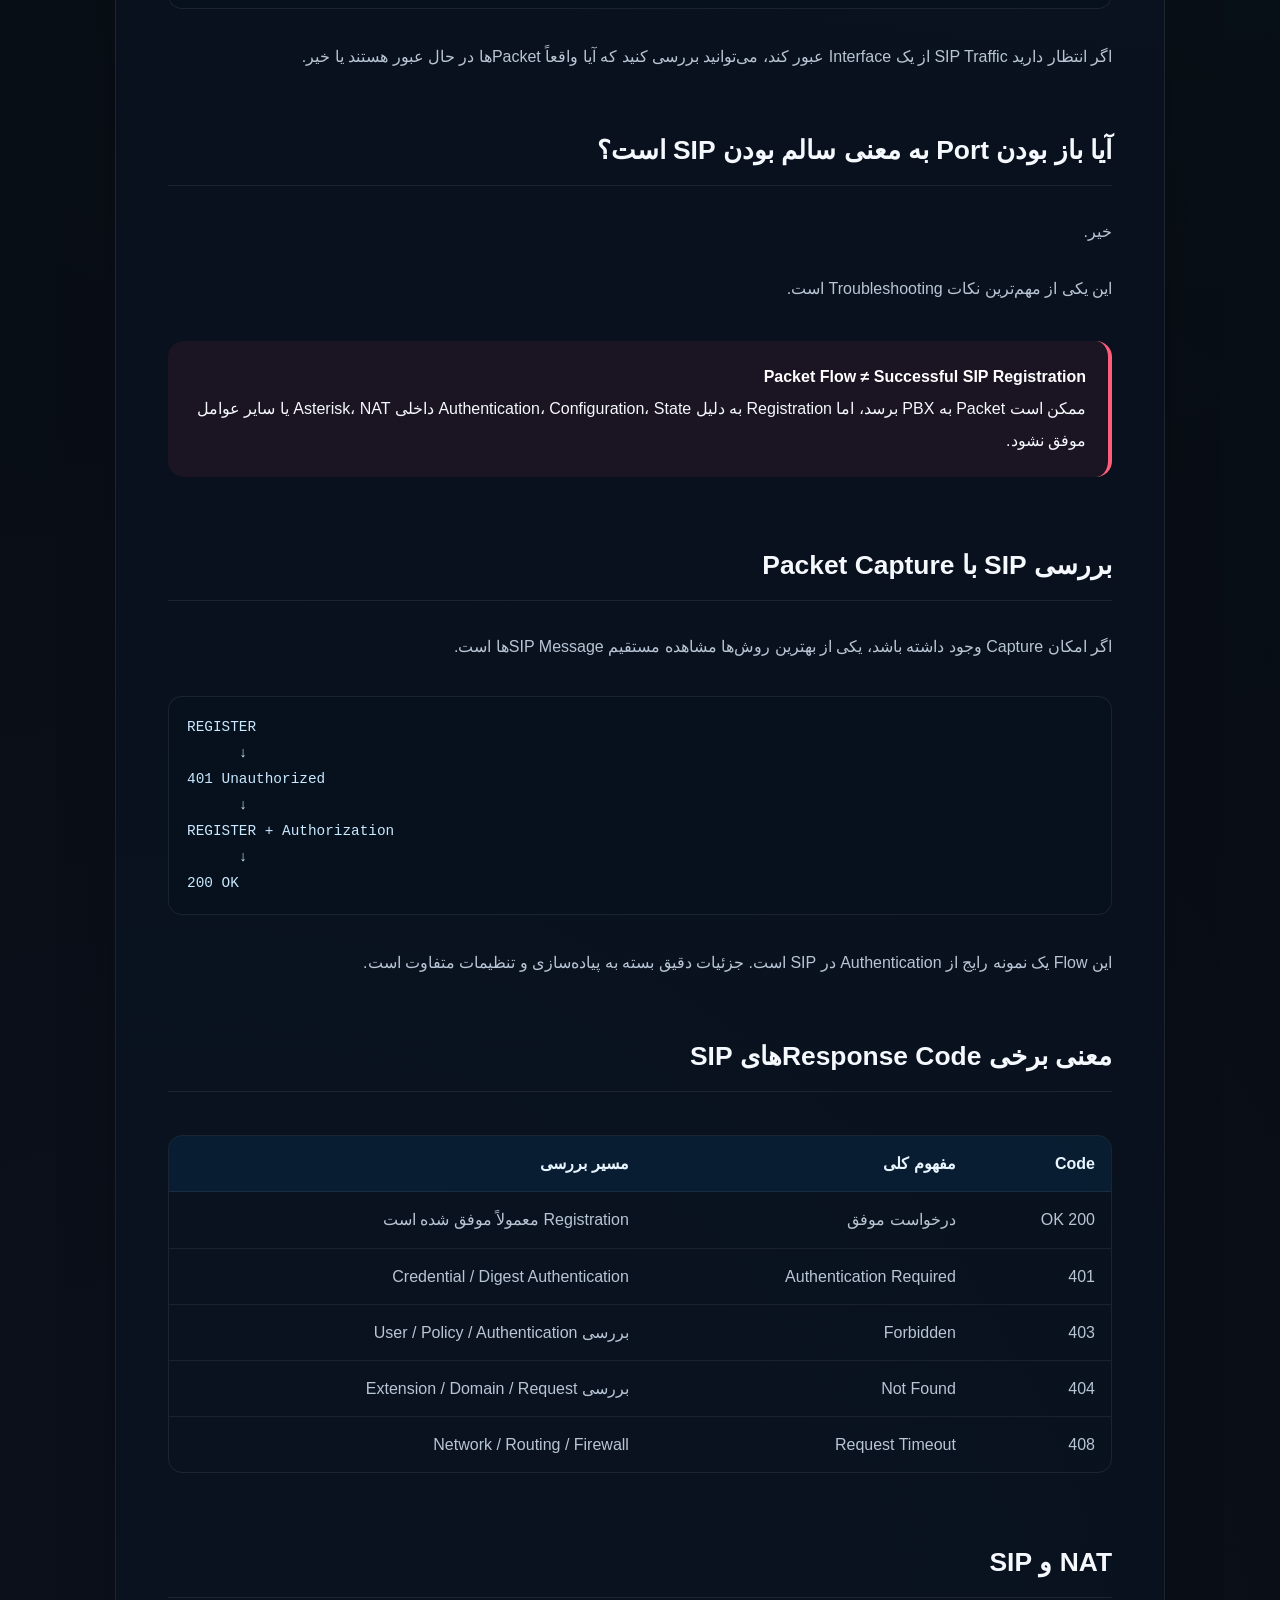
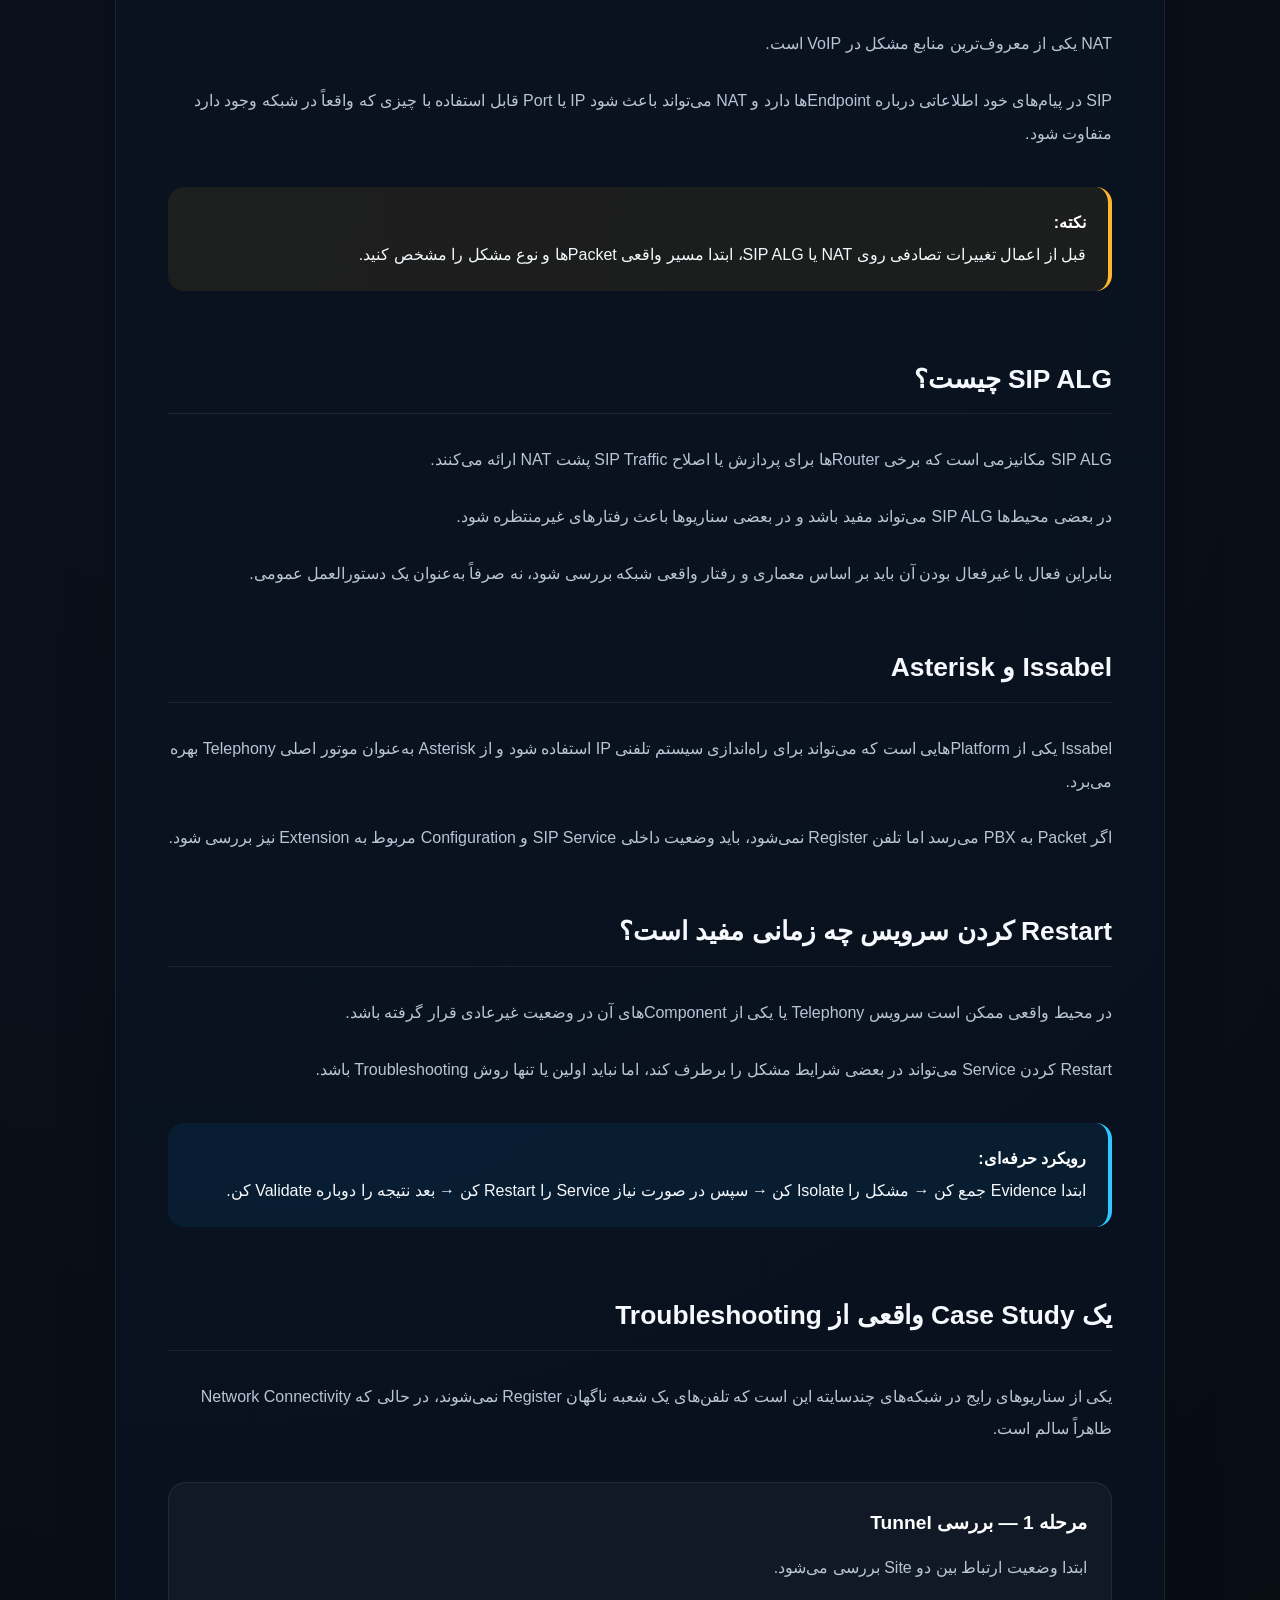
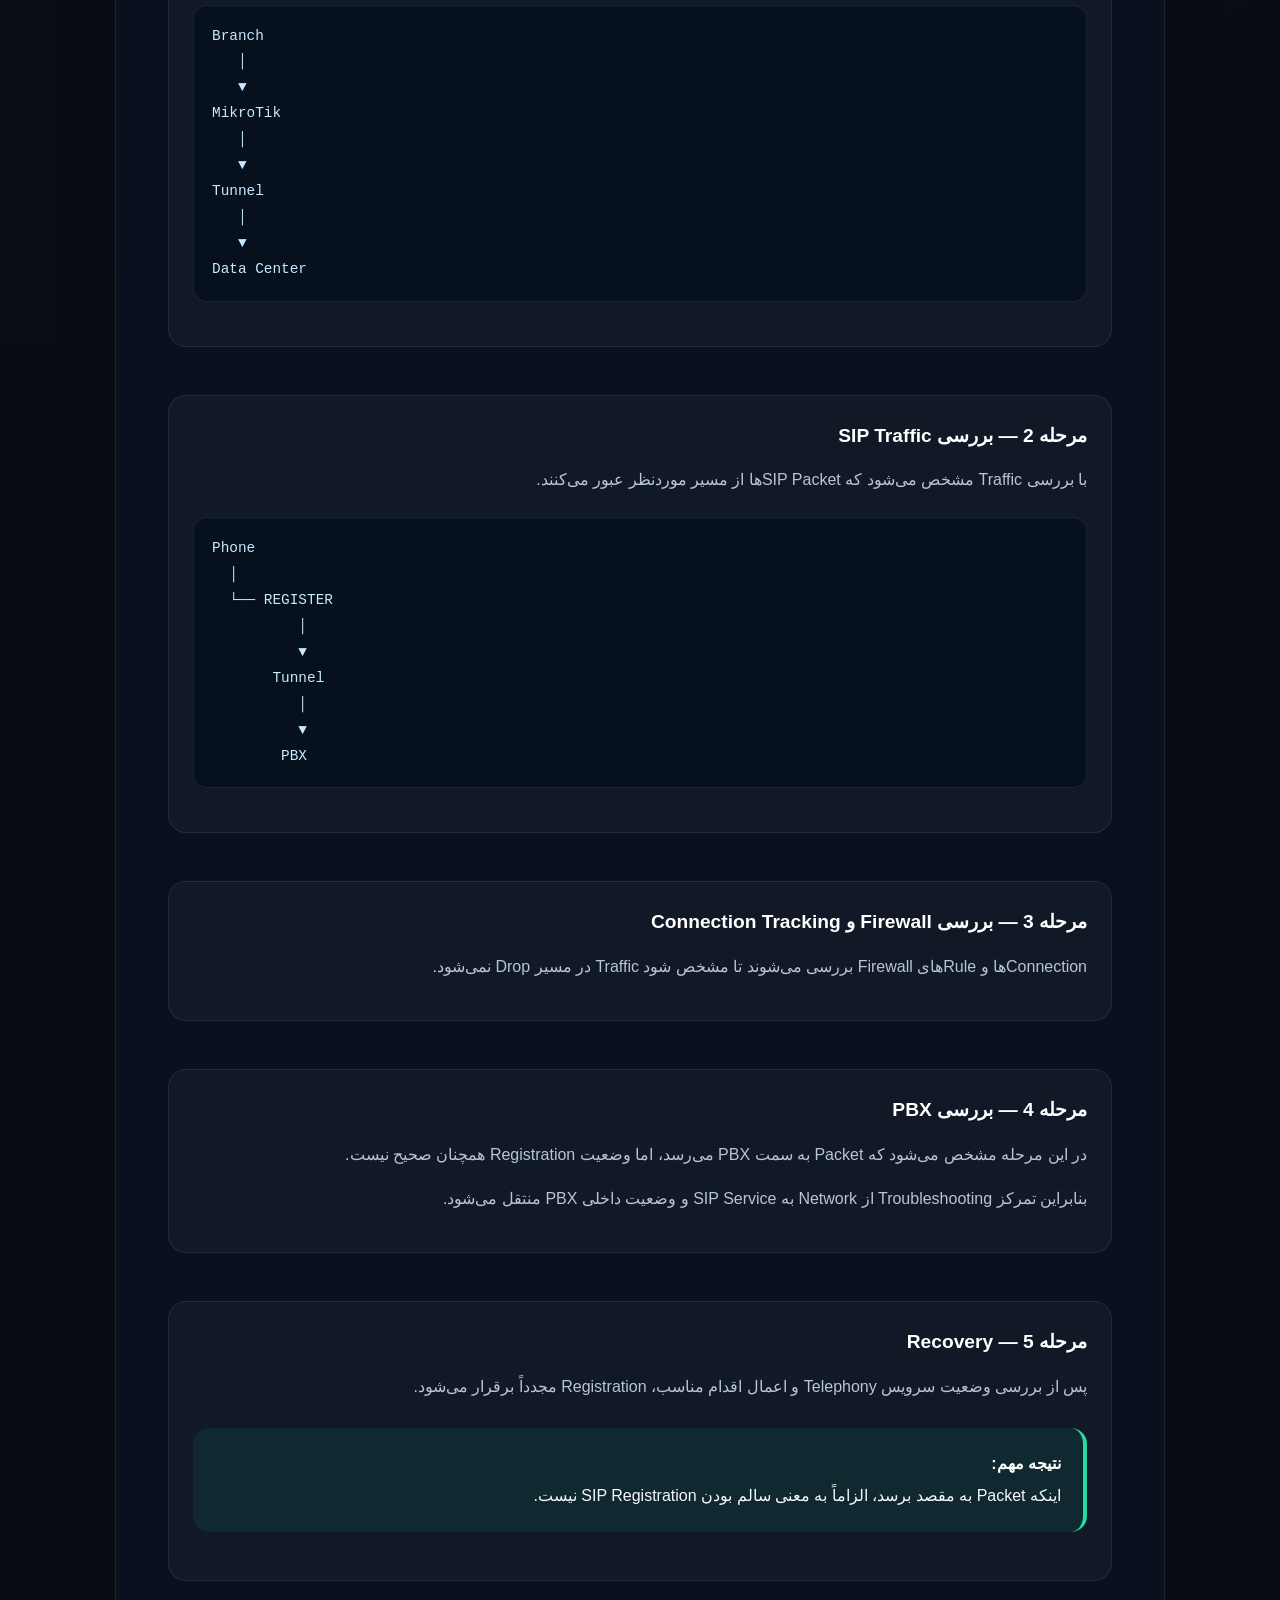
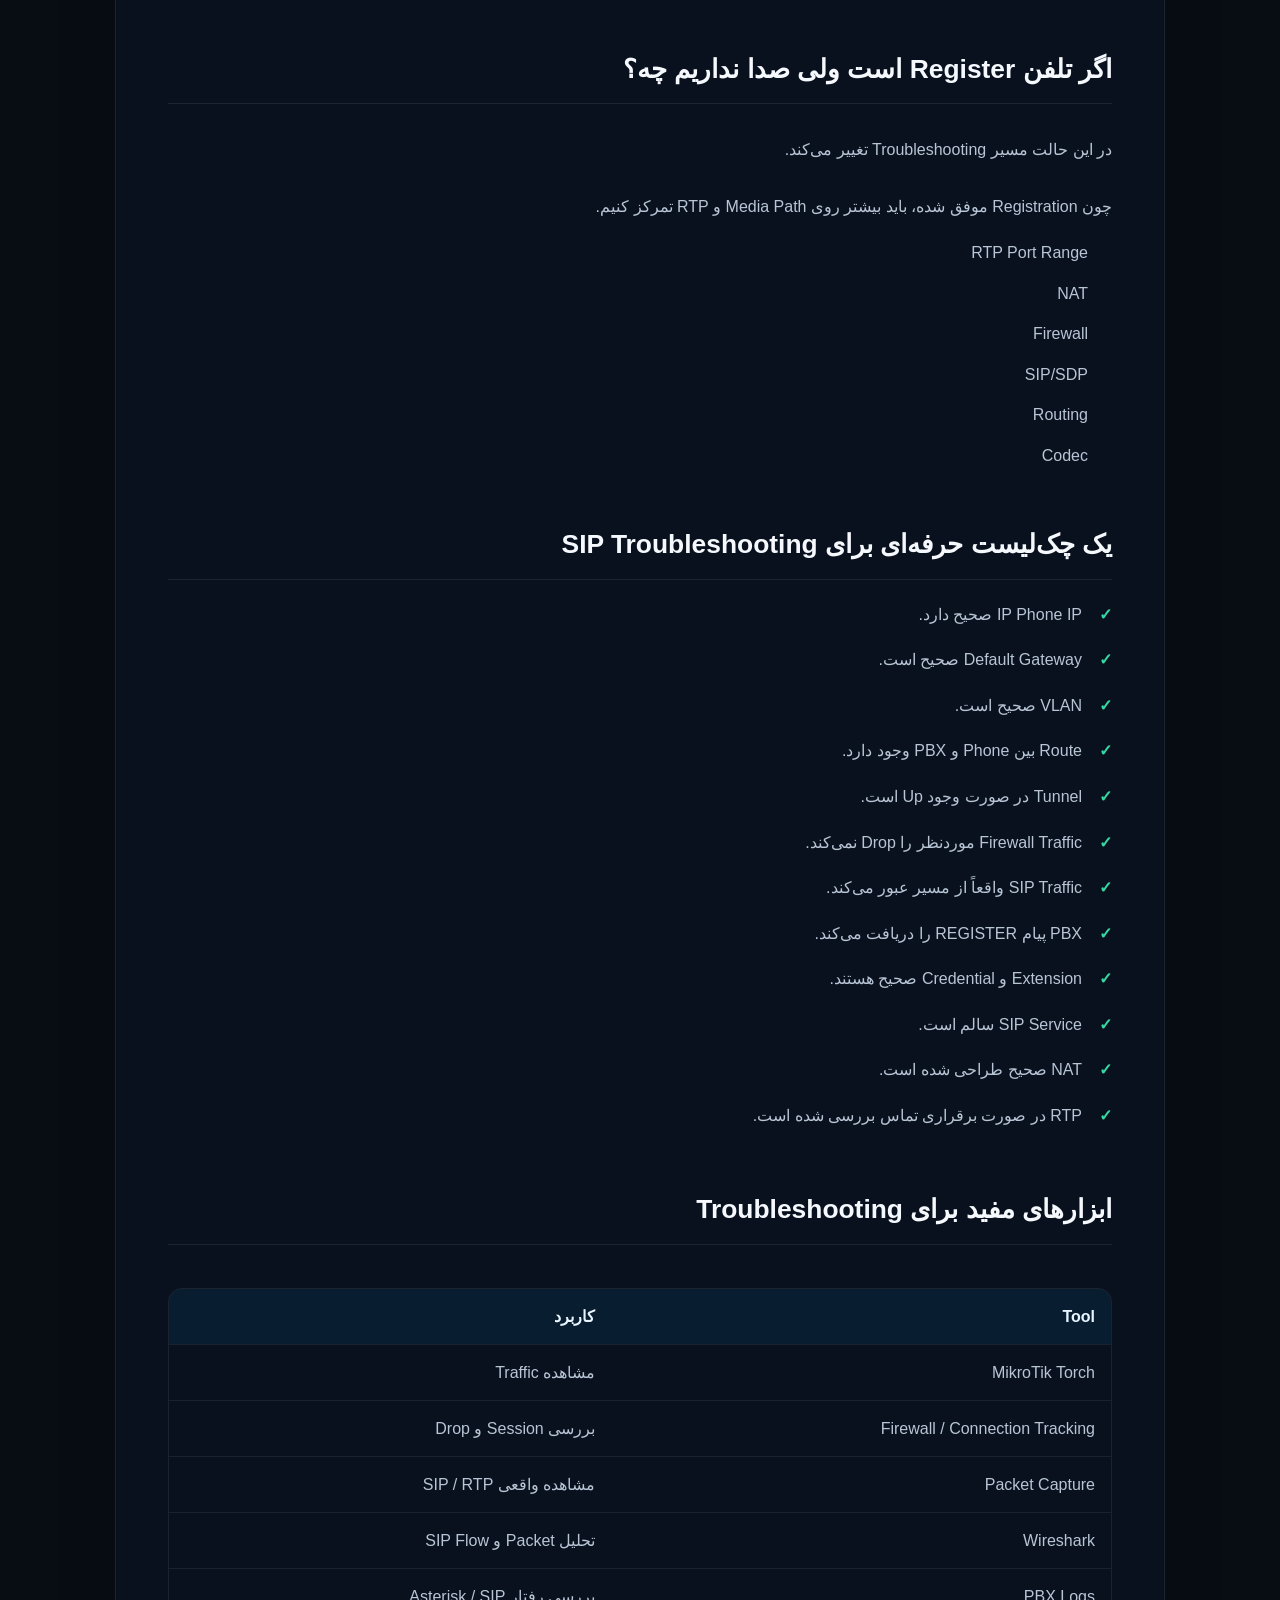
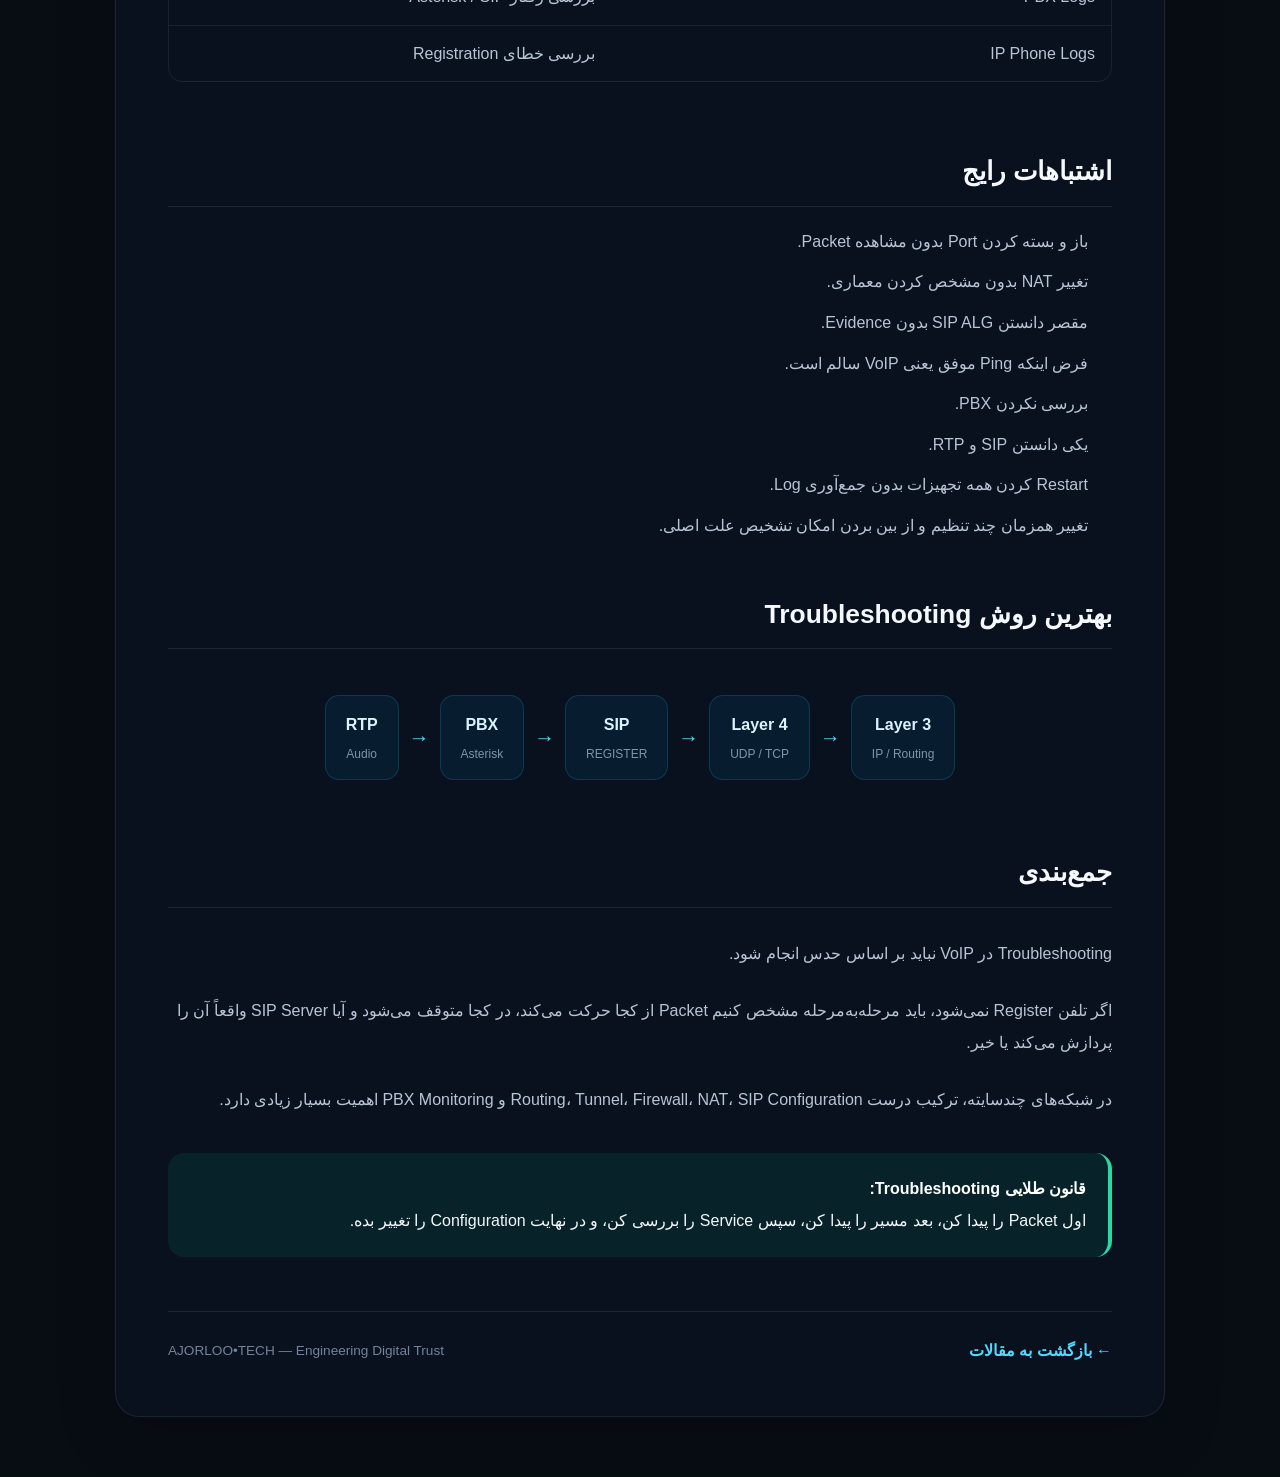
<file: sip-register.html>
<!DOCTYPE html>
<html lang="fa" dir="rtl">

<head>
  <meta charset="UTF-8" />
  <meta name="viewport" content="width=device-width, initial-scale=1.0" />

  <title>SIP Register چیست؟ راهنمای عیب‌یابی رجیستر نشدن تلفن VoIP | AJORLOO•TECH</title>

  <meta
    name="description"
    content="راهنمای کامل SIP Registration، SIP 5060، RTP، NAT، Firewall، MikroTik و Issabel/Asterisk برای عیب‌یابی رجیستر نشدن تلفن‌های VoIP."
  />

  <link rel="stylesheet" href="../styles.css" />

  <style>
    .article-page {
      min-height: 100vh;
      padding: 120px 20px 60px;
      background:
        radial-gradient(circle at 10% 10%, rgba(0, 170, 255, 0.08), transparent 30%),
        radial-gradient(circle at 90% 20%, rgba(0, 255, 200, 0.06), transparent 30%);
    }

    .article-container {
      width: min(1050px, 100%);
      margin: 0 auto;
    }

    .article-header {
      text-align: center;
      margin-bottom: 40px;
    }

    .article-category-badge {
      display: inline-flex;
      align-items: center;
      padding: 8px 16px;
      border: 1px solid rgba(0, 200, 255, 0.25);
      border-radius: 999px;
      background: rgba(0, 180, 255, 0.08);
      color: #59d8ff;
      font-size: 0.78rem;
      font-weight: 700;
      letter-spacing: 1px;
      margin-bottom: 20px;
    }

    .article-header h1 {
      font-size: clamp(2rem, 4vw, 3.4rem);
      line-height: 1.35;
      margin: 0 auto 18px;
      max-width: 900px;
    }

    .article-header p {
      max-width: 820px;
      margin: 0 auto;
      color: #9baabd;
      font-size: 1.05rem;
      line-height: 2;
    }

    .article-meta-bar {
      display: flex;
      justify-content: center;
      flex-wrap: wrap;
      gap: 12px;
      margin-top: 28px;
    }

    .article-meta-item {
      padding: 8px 14px;
      border-radius: 10px;
      background: rgba(255,255,255,0.04);
      border: 1px solid rgba(255,255,255,0.08);
      color: #b9c6d6;
      font-size: 0.85rem;
    }

    .article-content {
      background: rgba(10, 20, 35, 0.72);
      border: 1px solid rgba(255,255,255,0.08);
      border-radius: 24px;
      padding: clamp(22px, 5vw, 52px);
      box-shadow: 0 20px 60px rgba(0,0,0,0.18);
    }

    .article-content h2 {
      font-size: 1.65rem;
      margin: 42px 0 18px;
      padding-bottom: 12px;
      border-bottom: 1px solid rgba(255,255,255,0.08);
    }

    .article-content h2:first-child {
      margin-top: 0;
    }

    .article-content h3 {
      font-size: 1.2rem;
      margin: 30px 0 12px;
    }

    .article-content p {
      color: #b8c5d5;
      line-height: 2.05;
      margin: 12px 0;
    }

    .article-content ul,
    .article-content ol {
      padding-right: 24px;
      color: #b8c5d5;
      line-height: 2.1;
    }

    .article-content li {
      margin-bottom: 7px;
    }

    .highlight-box,
    .warning-box,
    .success-box,
    .danger-box {
      margin: 24px 0;
      padding: 20px 22px;
      border-radius: 16px;
      line-height: 2;
    }

    .highlight-box {
      background: rgba(0, 170, 255, 0.08);
      border-right: 4px solid #31c7ff;
    }

    .warning-box {
      background: rgba(255, 170, 0, 0.08);
      border-right: 4px solid #ffb52e;
    }

    .success-box {
      background: rgba(0, 220, 160, 0.08);
      border-right: 4px solid #27d9a2;
    }

    .danger-box {
      background: rgba(255, 70, 100, 0.07);
      border-right: 4px solid #ff5d7a;
    }

    .highlight-box strong,
    .warning-box strong,
    .success-box strong,
    .danger-box strong {
      color: #ffffff;
    }

    .comparison-table-wrapper {
      width: 100%;
      overflow-x: auto;
      margin: 25px 0;
      border-radius: 14px;
      border: 1px solid rgba(255,255,255,0.08);
    }

    .comparison-table {
      width: 100%;
      border-collapse: collapse;
      min-width: 680px;
    }

    .comparison-table th,
    .comparison-table td {
      padding: 14px 16px;
      text-align: right;
      border-bottom: 1px solid rgba(255,255,255,0.07);
    }

    .comparison-table th {
      background: rgba(0,170,255,0.08);
      color: #e8f5ff;
      font-weight: 700;
    }

    .comparison-table td {
      color: #b8c5d5;
    }

    .comparison-table tr:last-child td {
      border-bottom: none;
    }

    .code-block {
      direction: ltr;
      text-align: left;
      overflow-x: auto;
      background: #07101d;
      border: 1px solid rgba(255,255,255,0.08);
      border-radius: 14px;
      padding: 18px;
      margin: 20px 0;
      color: #c8e9ff;
      font-family: Consolas, Monaco, monospace;
      font-size: 0.9rem;
      line-height: 1.8;
      white-space: pre;
    }

    .scenario-card {
      margin: 24px 0;
      padding: 24px;
      border-radius: 18px;
      background: rgba(255,255,255,0.035);
      border: 1px solid rgba(255,255,255,0.08);
    }

    .scenario-card h3 {
      margin-top: 0;
      color: #ffffff;
    }

    .flow {
      display: flex;
      align-items: center;
      justify-content: center;
      flex-wrap: wrap;
      gap: 10px;
      margin: 28px 0;
    }

    .flow-item {
      padding: 15px 20px;
      border-radius: 14px;
      background: rgba(0,170,255,0.08);
      border: 1px solid rgba(0,200,255,0.18);
      color: #d9f4ff;
      font-weight: 600;
      text-align: center;
    }

    .flow-item small {
      display: block;
      color: #8194a9;
      font-size: 0.75rem;
      margin-top: 5px;
      font-weight: 400;
    }

    .flow-arrow {
      color: #51d8ff;
      font-size: 1.3rem;
    }

    .check-list {
      list-style: none;
      padding-right: 0 !important;
    }

    .check-list li {
      position: relative;
      padding-right: 30px;
      margin-bottom: 12px;
    }

    .check-list li::before {
      content: "✓";
      position: absolute;
      right: 0;
      top: 0;
      color: #36d8a4;
      font-weight: 800;
    }

    .article-footer {
      display: flex;
      justify-content: space-between;
      align-items: center;
      gap: 20px;
      flex-wrap: wrap;
      margin-top: 30px;
      padding-top: 25px;
      border-top: 1px solid rgba(255,255,255,0.08);
    }

    .back-link {
      display: inline-flex;
      align-items: center;
      gap: 8px;
      color: #54d8ff;
      text-decoration: none;
      font-weight: 700;
    }

    .back-link:hover {
      opacity: 0.8;
    }

    .article-brand {
      color: #738399;
      font-size: 0.85rem;
    }

    @media (max-width: 700px) {

      .article-page {
        padding: 95px 14px 40px;
      }

      .article-content {
        padding: 22px 17px;
        border-radius: 18px;
      }

      .article-header h1 {
        font-size: 1.9rem;
      }

      .article-content h2 {
        font-size: 1.4rem;
      }

      .flow {
        flex-direction: column;
      }

      .flow-arrow {
        transform: rotate(90deg);
      }
    }
  </style>
</head>


<body>

  <main class="article-page">

    <div class="article-container">

      <header class="article-header">

        <div class="article-category-badge">
          VOIP / SIP / NETWORK
        </div>

        <h1>
          SIP Register چیست؟
          راهنمای کامل عیب‌یابی رجیستر نشدن تلفن VoIP
        </h1>

        <p>
          از SIP و REGISTER گرفته تا UDP 5060، NAT، Firewall،
          RTP، MikroTik و Issabel/Asterisk؛
          یک راهنمای عملی برای پیدا کردن علت واقعی
          رجیستر نشدن تلفن‌های VoIP.
        </p>

        <div class="article-meta-bar">

          <span class="article-meta-item">
            Intermediate / Advanced
          </span>

          <span class="article-meta-item">
            حدود 14 دقیقه مطالعه
          </span>

          <span class="article-meta-item">
            VoIP
          </span>

          <span class="article-meta-item">
            SIP
          </span>

          <span class="article-meta-item">
            MikroTik
          </span>

        </div>

      </header>


      <article class="article-content">


        <h2>
          SIP Register چیست؟
        </h2>

        <p>
          در شبکه‌های VoIP، تلفن یا Softphone باید خودش را به SIP Server
          معرفی کند تا سرور بداند این Extension در حال حاضر از چه
          IP و Portای قابل دسترسی است.
        </p>

        <p>
          این فرآیند معمولاً با پیام
          <strong>SIP REGISTER</strong>
          انجام می‌شود.
        </p>

        <div class="flow">

          <div class="flow-item">
            IP Phone
            <small>Extension 101</small>
          </div>

          <div class="flow-arrow">
            →
          </div>

          <div class="flow-item">
            REGISTER
            <small>SIP</small>
          </div>

          <div class="flow-arrow">
            →
          </div>

          <div class="flow-item">
            SIP Server
            <small>Issabel / Asterisk</small>
          </div>

        </div>


        <h2>
          پورت SIP چیست؟
        </h2>

        <p>
          در بسیاری از پیاده‌سازی‌ها SIP از UDP روی پورت
          <strong>5060</strong>
          استفاده می‌کند.
        </p>

        <p>
          البته SIP می‌تواند روی Transportهای دیگر و Portهای متفاوت نیز
          پیکربندی شود؛ بنابراین نباید صرفاً بر اساس عدد 5060 نتیجه‌گیری کرد.
        </p>

        <div class="comparison-table-wrapper">

          <table class="comparison-table">

            <thead>

              <tr>
                <th>
                  Component
                </th>

                <th>
                  کاربرد
                </th>

                <th>
                  نمونه
                </th>
              </tr>

            </thead>

            <tbody>

              <tr>
                <td>
                  SIP
                </td>

                <td>
                  Signaling
                </td>

                <td>
                  REGISTER / INVITE / BYE
                </td>
              </tr>

              <tr>
                <td>
                  RTP
                </td>

                <td>
                  انتقال صدا
                </td>

                <td>
                  Audio Stream
                </td>
              </tr>

              <tr>
                <td>
                  UDP 5060
                </td>

                <td>
                  SIP Signaling در یک پیاده‌سازی رایج
                </td>

                <td>
                  REGISTER
                </td>
              </tr>

            </tbody>

          </table>

        </div>


        <h2>
          نکته مهم: SIP با RTP یکی نیست
        </h2>

        <p>
          یکی از اشتباهات رایج هنگام Troubleshooting این است که
          SIP و RTP را یک چیز در نظر بگیریم.
        </p>

        <p>
          SIP برای Signaling استفاده می‌شود؛ یعنی مشخص می‌کند
          تماس چگونه ایجاد، مدیریت و پایان داده شود.
        </p>

        <p>
          RTP معمولاً برای انتقال Media مانند صدای تماس استفاده می‌شود.
        </p>

        <div class="highlight-box">

          <strong>
            بنابراین:
          </strong>

          <br />

          ممکن است تلفن کاملاً Registered باشد،
          اما تماس بدون صدا باشد؛ در این حالت باید RTP،
          NAT و Firewall را بررسی کرد.

        </div>


        <h2>
          فرآیند SIP Registration چگونه انجام می‌شود؟
        </h2>

        <div class="scenario-card">

          <h3>
            یک سناریوی ساده
          </h3>

          <div class="code-block">IP Phone
   │
   │ SIP REGISTER
   ▼
Network / Router
   │
   │ UDP
   ▼
SIP Server
   │
   ├── Authentication
   │
   └── Registration
         │
         ▼
      Extension Online</div>

        </div>


        <h2>
          اگر تلفن Register نشد، از کجا شروع کنیم؟
        </h2>

        <p>
          بهترین روش این است که مرحله‌به‌مرحله حرکت کنیم و مشخص کنیم
          مشکل در کدام Layer قرار دارد.
        </p>

        <ol>

          <li>
            بررسی IP و Connectivity
          </li>

          <li>
            بررسی Routing
          </li>

          <li>
            بررسی Firewall
          </li>

          <li>
            بررسی SIP Traffic
          </li>

          <li>
            بررسی NAT
          </li>

          <li>
            بررسی SIP Server
          </li>

          <li>
            بررسی Credential و Extension
          </li>

          <li>
            بررسی RTP در صورت برقراری Registration
          </li>

        </ol>


        <h2>
          مرحله اول: بررسی IP
        </h2>

        <p>
          ابتدا مطمئن شوید تلفن IP معتبر دارد و Gateway صحیح دریافت کرده است.
        </p>

        <div class="code-block">IP Address
Subnet Mask
Default Gateway
DNS
VLAN</div>

        <p>
          اگر تلفن حتی Gateway مناسب نداشته باشد،
          بررسی SIP در مراحل بعدی معنی چندانی نخواهد داشت.
        </p>


        <h2>
          مرحله دوم: بررسی Routing
        </h2>

        <p>
          در شبکه‌های چندسایته، ممکن است تلفن در یک شعبه و
          SIP Server در Site دیگری قرار داشته باشد.
        </p>

        <div class="flow">

          <div class="flow-item">
            Branch
            <small>IP Phone</small>
          </div>

          <div class="flow-arrow">
            →
          </div>

          <div class="flow-item">
            Router
            <small>MikroTik</small>
          </div>

          <div class="flow-arrow">
            →
          </div>

          <div class="flow-item">
            Tunnel
            <small>IPIP / VPN</small>
          </div>

          <div class="flow-arrow">
            →
          </div>

          <div class="flow-item">
            PBX
            <small>Issabel</small>
          </div>

        </div>

        <p>
          در این شرایط باید مطمئن شوید Route بین دو Network وجود دارد
          و Traffic در مسیر Drop نمی‌شود.
        </p>


        <h2>
          مرحله سوم: بررسی MikroTik
        </h2>

        <p>
          اگر MikroTik در مسیر قرار دارد، موارد زیر اهمیت زیادی دارند:
        </p>

        <ul class="check-list">

          <li>
            IP Address
          </li>

          <li>
            Routing Table
          </li>

          <li>
            Firewall Filter
          </li>

          <li>
            NAT Rules
          </li>

          <li>
            Connection Tracking
          </li>

          <li>
            وضعیت Tunnel
          </li>

          <li>
            SIP-related configuration
          </li>

        </ul>


        <h2>
          Torch؛ یکی از ابزارهای مفید MikroTik
        </h2>

        <p>
          Torch می‌تواند برای مشاهده Traffic عبوری از Interface
          بسیار مفید باشد.
        </p>

        <div class="code-block">IP Protocol
Src. Address
Dst. Address
Port
Packets
Bytes</div>

        <p>
          اگر انتظار دارید SIP Traffic از یک Interface عبور کند،
          می‌توانید بررسی کنید که آیا واقعاً Packetها در حال عبور هستند یا خیر.
        </p>


        <h2>
          آیا باز بودن Port به معنی سالم بودن SIP است؟
        </h2>

        <p>
          خیر.
        </p>

        <p>
          این یکی از مهم‌ترین نکات Troubleshooting است.
        </p>

        <div class="danger-box">

          <strong>
            Packet Flow ≠ Successful SIP Registration
          </strong>

          <br />

          ممکن است Packet به PBX برسد، اما Registration به دلیل
          Authentication، Configuration، State داخلی Asterisk،
          NAT یا سایر عوامل موفق نشود.

        </div>


        <h2>
          بررسی SIP با Packet Capture
        </h2>

        <p>
          اگر امکان Capture وجود داشته باشد، یکی از بهترین روش‌ها
          مشاهده مستقیم SIP Messageها است.
        </p>

        <div class="code-block">REGISTER
      ↓
401 Unauthorized
      ↓
REGISTER + Authorization
      ↓
200 OK</div>

        <p>
          این Flow یک نمونه رایج از Authentication در SIP است.
          جزئیات دقیق بسته به پیاده‌سازی و تنظیمات متفاوت است.
        </p>


        <h2>
          معنی برخی Response Codeهای SIP
        </h2>

        <div class="comparison-table-wrapper">

          <table class="comparison-table">

            <thead>

              <tr>
                <th>
                  Code
                </th>

                <th>
                  مفهوم کلی
                </th>

                <th>
                  مسیر بررسی
                </th>
              </tr>

            </thead>

            <tbody>

              <tr>
                <td>
                  200 OK
                </td>

                <td>
                  درخواست موفق
                </td>

                <td>
                  Registration معمولاً موفق شده است
                </td>
              </tr>

              <tr>
                <td>
                  401
                </td>

                <td>
                  Authentication Required
                </td>

                <td>
                  Credential / Digest Authentication
                </td>
              </tr>

              <tr>
                <td>
                  403
                </td>

                <td>
                  Forbidden
                </td>

                <td>
                  بررسی User / Policy / Authentication
                </td>
              </tr>

              <tr>
                <td>
                  404
                </td>

                <td>
                  Not Found
                </td>

                <td>
                  بررسی Extension / Domain / Request
                </td>
              </tr>

              <tr>
                <td>
                  408
                </td>

                <td>
                  Request Timeout
                </td>

                <td>
                  Network / Routing / Firewall
                </td>
              </tr>

            </tbody>

          </table>

        </div>


        <h2>
          NAT و SIP
        </h2>

        <p>
          NAT یکی از معروف‌ترین منابع مشکل در VoIP است.
        </p>

        <p>
          SIP در پیام‌های خود اطلاعاتی درباره Endpointها دارد
          و NAT می‌تواند باعث شود IP یا Port قابل استفاده
          با چیزی که واقعاً در شبکه وجود دارد متفاوت شود.
        </p>

        <div class="warning-box">

          <strong>
            نکته:
          </strong>

          <br />

          قبل از اعمال تغییرات تصادفی روی NAT یا SIP ALG،
          ابتدا مسیر واقعی Packetها و نوع مشکل را مشخص کنید.

        </div>


        <h2>
          SIP ALG چیست؟
        </h2>

        <p>
          SIP ALG مکانیزمی است که برخی Routerها برای پردازش یا
          اصلاح SIP Traffic پشت NAT ارائه می‌کنند.
        </p>

        <p>
          در بعضی محیط‌ها SIP ALG می‌تواند مفید باشد و در بعضی
          سناریوها باعث رفتارهای غیرمنتظره شود.
        </p>

        <p>
          بنابراین فعال یا غیرفعال بودن آن باید بر اساس معماری
          و رفتار واقعی شبکه بررسی شود، نه صرفاً به‌عنوان یک
          دستورالعمل عمومی.
        </p>


        <h2>
          Issabel و Asterisk
        </h2>

        <p>
          Issabel یکی از Platformهایی است که می‌تواند برای راه‌اندازی
          سیستم تلفنی IP استفاده شود و از Asterisk به‌عنوان موتور
          اصلی Telephony بهره می‌برد.
        </p>

        <p>
          اگر Packet به PBX می‌رسد اما تلفن Register نمی‌شود،
          باید وضعیت داخلی SIP Service و Configuration مربوط به
          Extension نیز بررسی شود.
        </p>


        <h2>
          Restart کردن سرویس چه زمانی مفید است؟
        </h2>

        <p>
          در محیط واقعی ممکن است سرویس Telephony یا یکی از Componentهای
          آن در وضعیت غیرعادی قرار گرفته باشد.
        </p>

        <p>
          Restart کردن Service می‌تواند در بعضی شرایط مشکل را برطرف کند،
          اما نباید اولین یا تنها روش Troubleshooting باشد.
        </p>

        <div class="highlight-box">

          <strong>
            رویکرد حرفه‌ای:
          </strong>

          <br />

          ابتدا Evidence جمع کن → مشکل را Isolate کن →
          سپس در صورت نیاز Service را Restart کن →
          بعد نتیجه را دوباره Validate کن.

        </div>


        <h2>
          یک Case Study واقعی از Troubleshooting
        </h2>

        <p>
          یکی از سناریوهای رایج در شبکه‌های چندسایته این است که
          تلفن‌های یک شعبه ناگهان Register نمی‌شوند، در حالی که
          Network Connectivity ظاهراً سالم است.
        </p>

        <div class="scenario-card">

          <h3>
            مرحله 1 — بررسی Tunnel
          </h3>

          <p>
            ابتدا وضعیت ارتباط بین دو Site بررسی می‌شود.
          </p>

          <div class="code-block">Branch
   │
   ▼
MikroTik
   │
   ▼
Tunnel
   │
   ▼
Data Center</div>

        </div>


        <div class="scenario-card">

          <h3>
            مرحله 2 — بررسی SIP Traffic
          </h3>

          <p>
            با بررسی Traffic مشخص می‌شود که SIP Packetها
            از مسیر موردنظر عبور می‌کنند.
          </p>

          <div class="code-block">Phone
  │
  └── REGISTER
          │
          ▼
       Tunnel
          │
          ▼
        PBX</div>

        </div>


        <div class="scenario-card">

          <h3>
            مرحله 3 — بررسی Firewall و Connection Tracking
          </h3>

          <p>
            Connectionها و Ruleهای Firewall بررسی می‌شوند تا مشخص شود
            Traffic در مسیر Drop نمی‌شود.
          </p>

        </div>


        <div class="scenario-card">

          <h3>
            مرحله 4 — بررسی PBX
          </h3>

          <p>
            در این مرحله مشخص می‌شود که Packet به سمت PBX می‌رسد،
            اما وضعیت Registration همچنان صحیح نیست.
          </p>

          <p>
            بنابراین تمرکز Troubleshooting از Network به
            SIP Service و وضعیت داخلی PBX منتقل می‌شود.
          </p>

        </div>


        <div class="scenario-card">

          <h3>
            مرحله 5 — Recovery
          </h3>

          <p>
            پس از بررسی وضعیت سرویس Telephony و اعمال اقدام مناسب،
            Registration مجدداً برقرار می‌شود.
          </p>

          <div class="success-box">

            <strong>
              نتیجه مهم:
            </strong>

            <br />

            اینکه Packet به مقصد برسد، الزاماً به معنی سالم بودن
            SIP Registration نیست.

          </div>

        </div>


        <h2>
          اگر تلفن Register است ولی صدا نداریم چه؟
        </h2>

        <p>
          در این حالت مسیر Troubleshooting تغییر می‌کند.
        </p>

        <p>
          چون Registration موفق شده، باید بیشتر روی Media Path
          و RTP تمرکز کنیم.
        </p>

        <ul>

          <li>
            RTP Port Range
          </li>

          <li>
            NAT
          </li>

          <li>
            Firewall
          </li>

          <li>
            SIP/SDP
          </li>

          <li>
            Routing
          </li>

          <li>
            Codec
          </li>

        </ul>


        <h2>
          یک چک‌لیست حرفه‌ای برای SIP Troubleshooting
        </h2>

        <ul class="check-list">

          <li>
            IP Phone IP صحیح دارد.
          </li>

          <li>
            Default Gateway صحیح است.
          </li>

          <li>
            VLAN صحیح است.
          </li>

          <li>
            Route بین Phone و PBX وجود دارد.
          </li>

          <li>
            Tunnel در صورت وجود Up است.
          </li>

          <li>
            Firewall Traffic موردنظر را Drop نمی‌کند.
          </li>

          <li>
            SIP Traffic واقعاً از مسیر عبور می‌کند.
          </li>

          <li>
            PBX پیام REGISTER را دریافت می‌کند.
          </li>

          <li>
            Extension و Credential صحیح هستند.
          </li>

          <li>
            SIP Service سالم است.
          </li>

          <li>
            NAT صحیح طراحی شده است.
          </li>

          <li>
            RTP در صورت برقراری تماس بررسی شده است.
          </li>

        </ul>


        <h2>
          ابزارهای مفید برای Troubleshooting
        </h2>

        <div class="comparison-table-wrapper">

          <table class="comparison-table">

            <thead>

              <tr>
                <th>
                  Tool
                </th>

                <th>
                  کاربرد
                </th>
              </tr>

            </thead>

            <tbody>

              <tr>
                <td>
                  MikroTik Torch
                </td>

                <td>
                  مشاهده Traffic
                </td>
              </tr>

              <tr>
                <td>
                  Firewall / Connection Tracking
                </td>

                <td>
                  بررسی Session و Drop
                </td>
              </tr>

              <tr>
                <td>
                  Packet Capture
                </td>

                <td>
                  مشاهده واقعی SIP / RTP
                </td>
              </tr>

              <tr>
                <td>
                  Wireshark
                </td>

                <td>
                  تحلیل Packet و SIP Flow
                </td>
              </tr>

              <tr>
                <td>
                  PBX Logs
                </td>

                <td>
                  بررسی رفتار Asterisk / SIP
                </td>
              </tr>

              <tr>
                <td>
                  IP Phone Logs
                </td>

                <td>
                  بررسی خطای Registration
                </td>
              </tr>

            </tbody>

          </table>

        </div>


        <h2>
          اشتباهات رایج
        </h2>

        <ul>

          <li>
            باز و بسته کردن Port بدون مشاهده Packet.
          </li>

          <li>
            تغییر NAT بدون مشخص کردن معماری.
          </li>

          <li>
            مقصر دانستن SIP ALG بدون Evidence.
          </li>

          <li>
            فرض اینکه Ping موفق یعنی VoIP سالم است.
          </li>

          <li>
            بررسی نکردن PBX.
          </li>

          <li>
            یکی دانستن SIP و RTP.
          </li>

          <li>
            Restart کردن همه تجهیزات بدون جمع‌آوری Log.
          </li>

          <li>
            تغییر همزمان چند تنظیم و از بین بردن امکان تشخیص علت اصلی.
          </li>

        </ul>


        <h2>
          بهترین روش Troubleshooting
        </h2>

        <div class="flow">

          <div class="flow-item">
            Layer 3
            <small>IP / Routing</small>
          </div>

          <div class="flow-arrow">
            →
          </div>

          <div class="flow-item">
            Layer 4
            <small>UDP / TCP</small>
          </div>

          <div class="flow-arrow">
            →
          </div>

          <div class="flow-item">
            SIP
            <small>REGISTER</small>
          </div>

          <div class="flow-arrow">
            →
          </div>

          <div class="flow-item">
            PBX
            <small>Asterisk</small>
          </div>

          <div class="flow-arrow">
            →
          </div>

          <div class="flow-item">
            RTP
            <small>Audio</small>
          </div>

        </div>


        <h2>
          جمع‌بندی
        </h2>

        <p>
          Troubleshooting در VoIP نباید بر اساس حدس انجام شود.
        </p>

        <p>
          اگر تلفن Register نمی‌شود، باید مرحله‌به‌مرحله مشخص کنیم
          Packet از کجا حرکت می‌کند، در کجا متوقف می‌شود و آیا
          SIP Server واقعاً آن را پردازش می‌کند یا خیر.
        </p>

        <p>
          در شبکه‌های چندسایته، ترکیب درست Routing، Tunnel،
          Firewall، NAT، SIP Configuration و PBX Monitoring
          اهمیت بسیار زیادی دارد.
        </p>

        <div class="success-box">

          <strong>
            قانون طلایی Troubleshooting:
          </strong>

          <br />

          اول Packet را پیدا کن،
          بعد مسیر را پیدا کن،
          سپس Service را بررسی کن،
          و در نهایت Configuration را تغییر بده.

        </div>


        <footer class="article-footer">

          <a
            href="../index.html#articles"
            class="back-link"
          >
            ← بازگشت به مقالات
          </a>

          <span class="article-brand">
            AJORLOO•TECH — Engineering Digital Trust
          </span>

        </footer>

      </article>

    </div>

  </main>

</body>

</html>
</file>
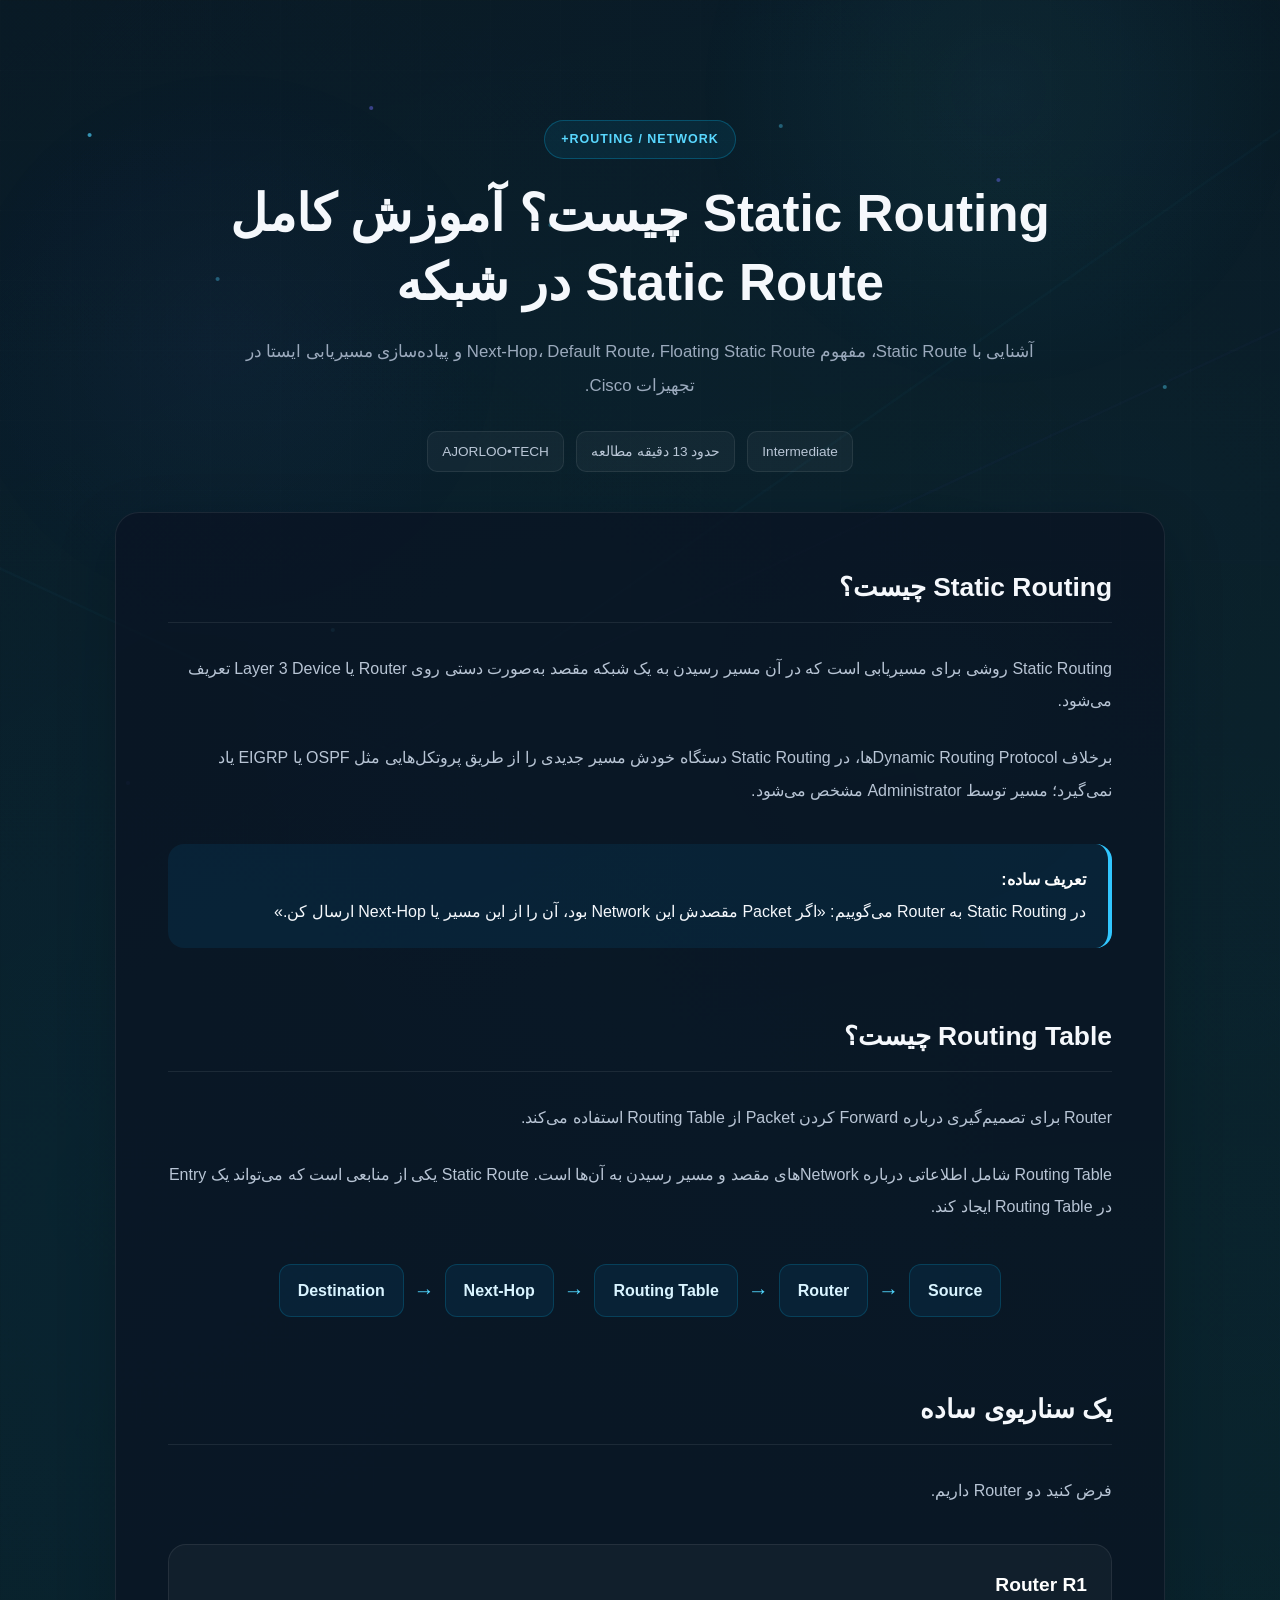
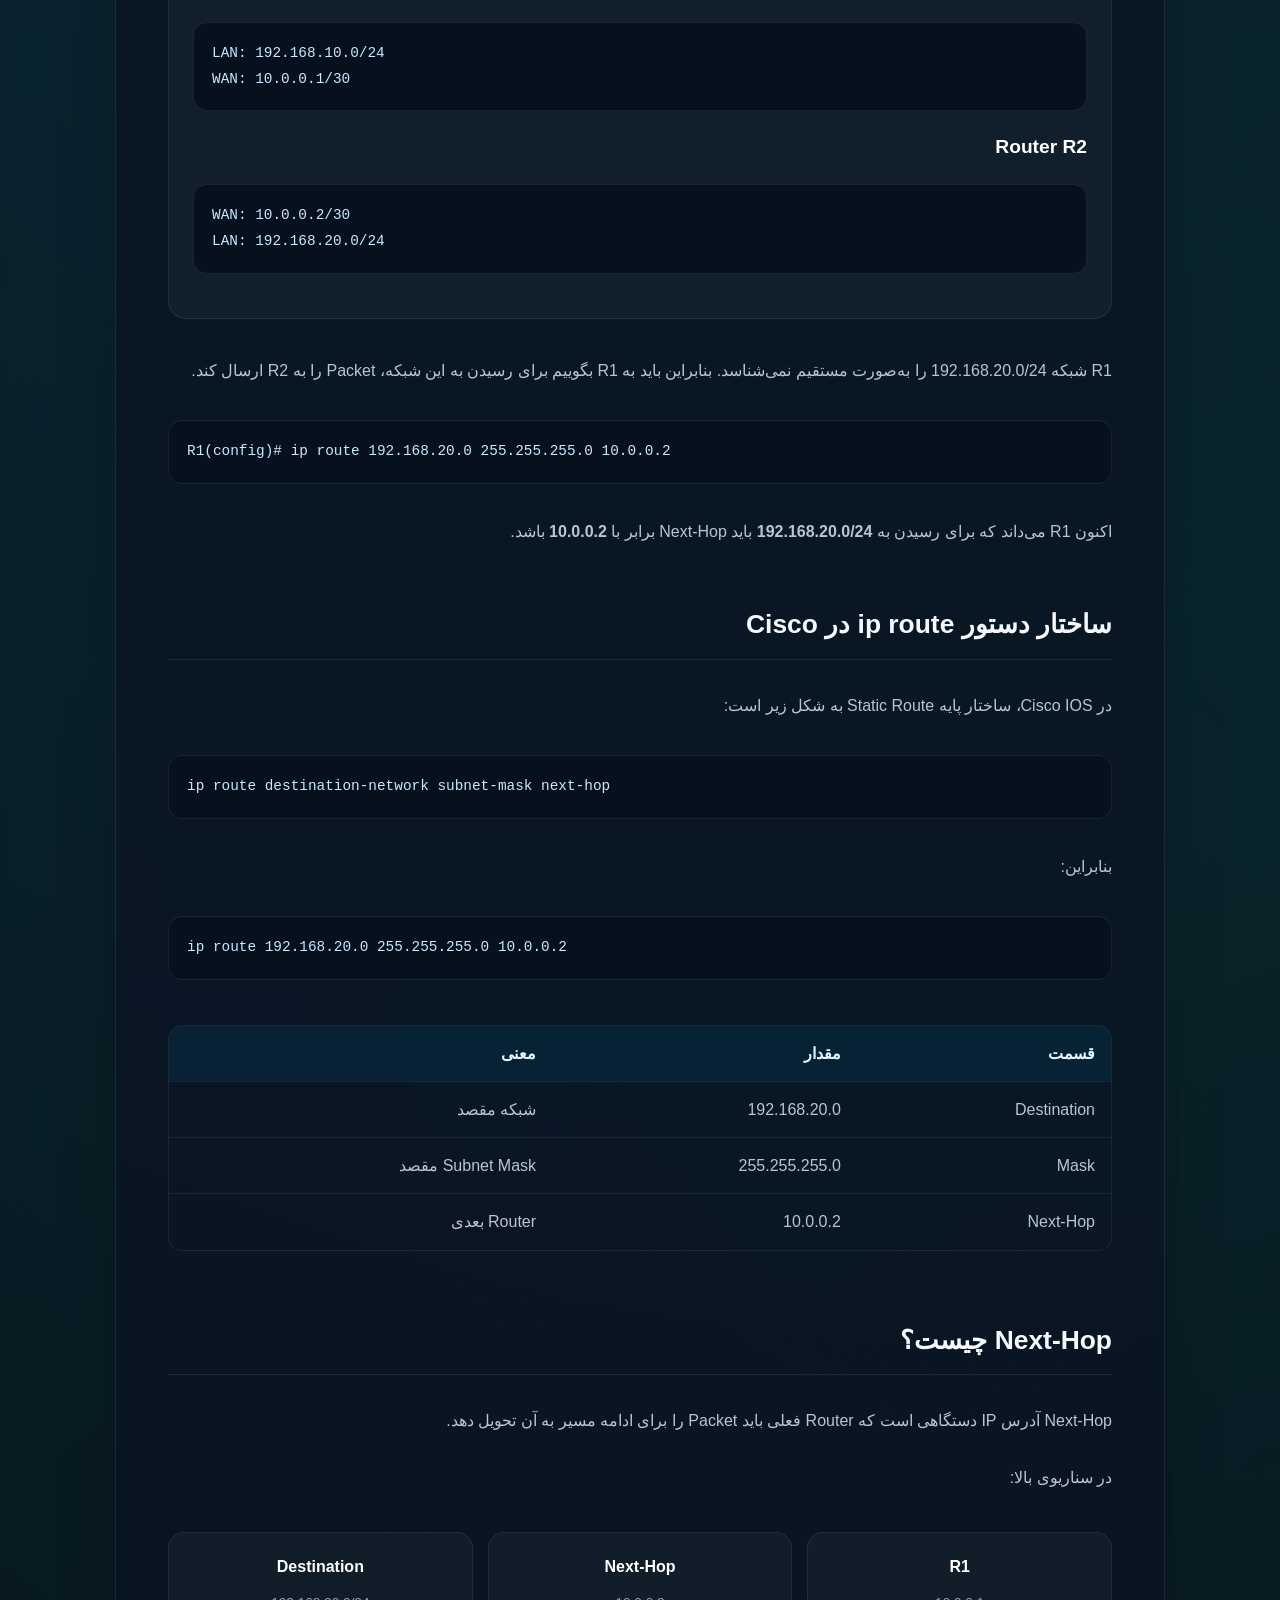
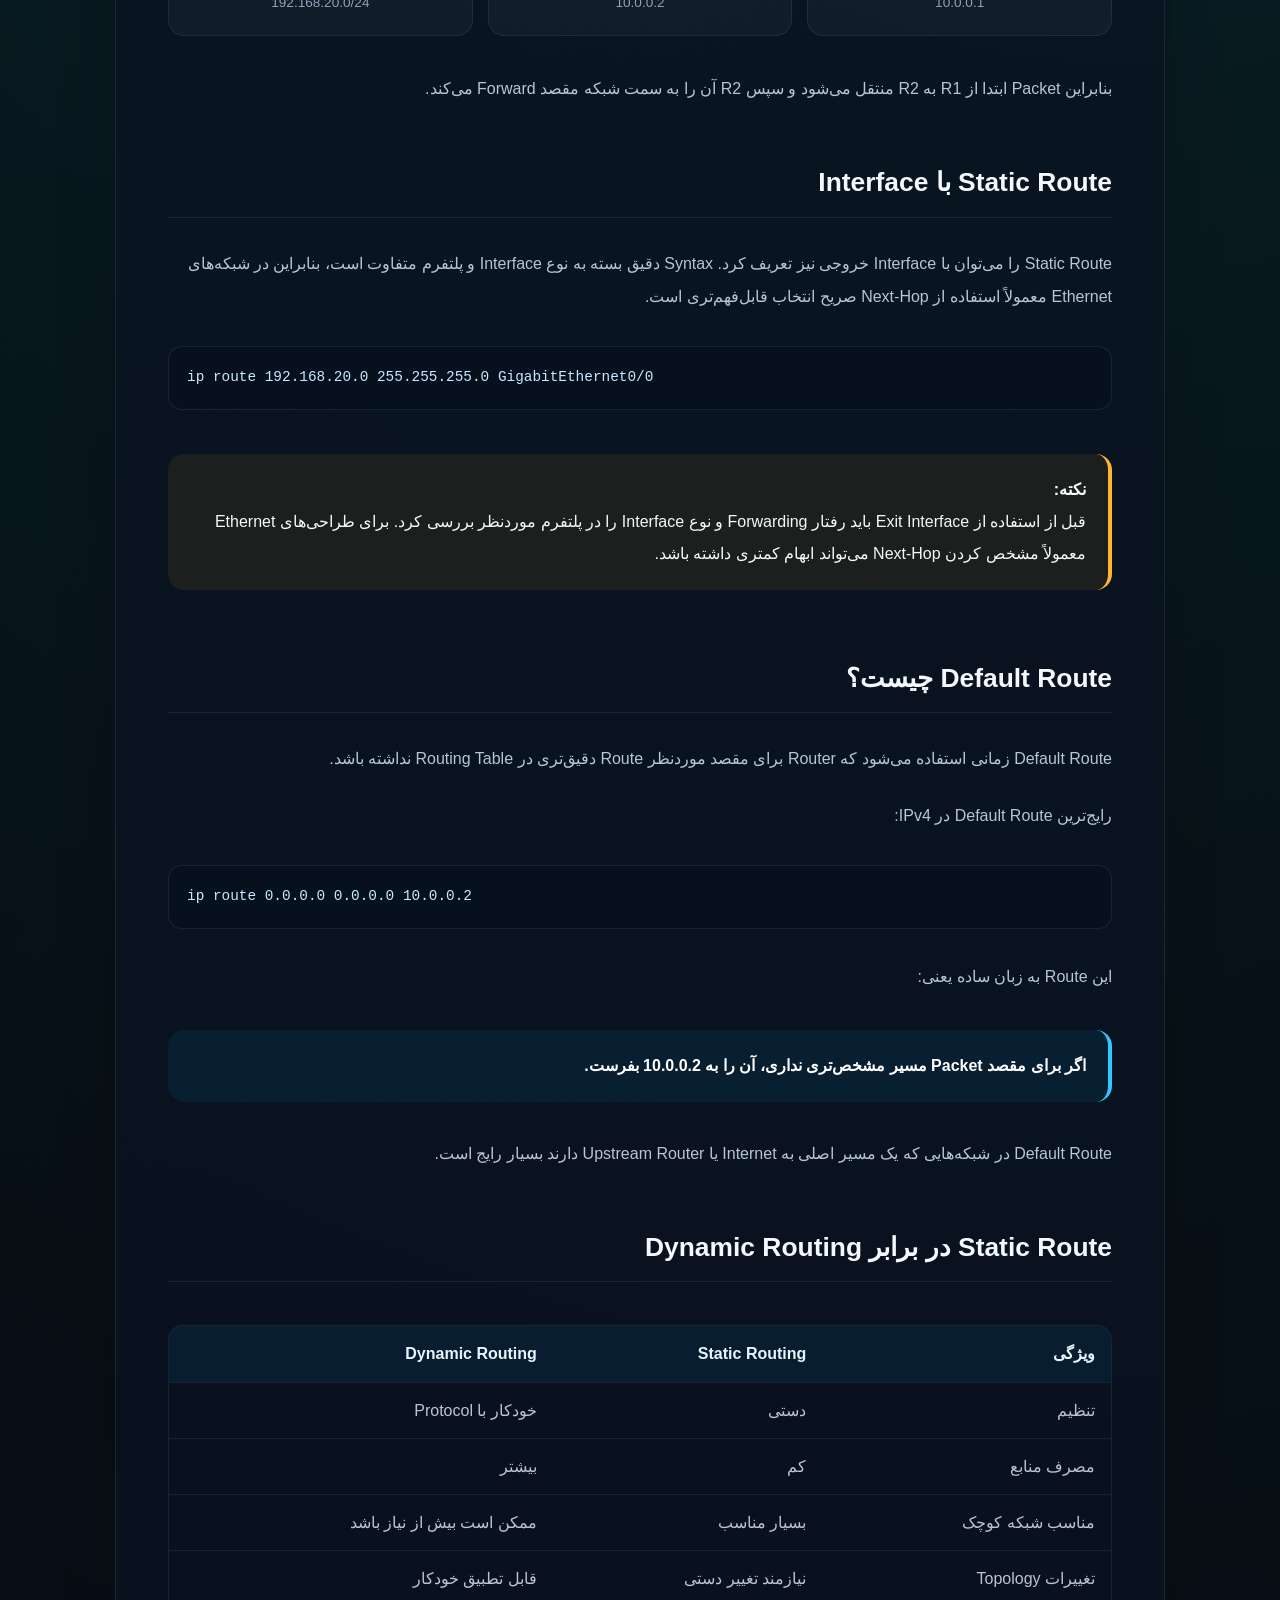
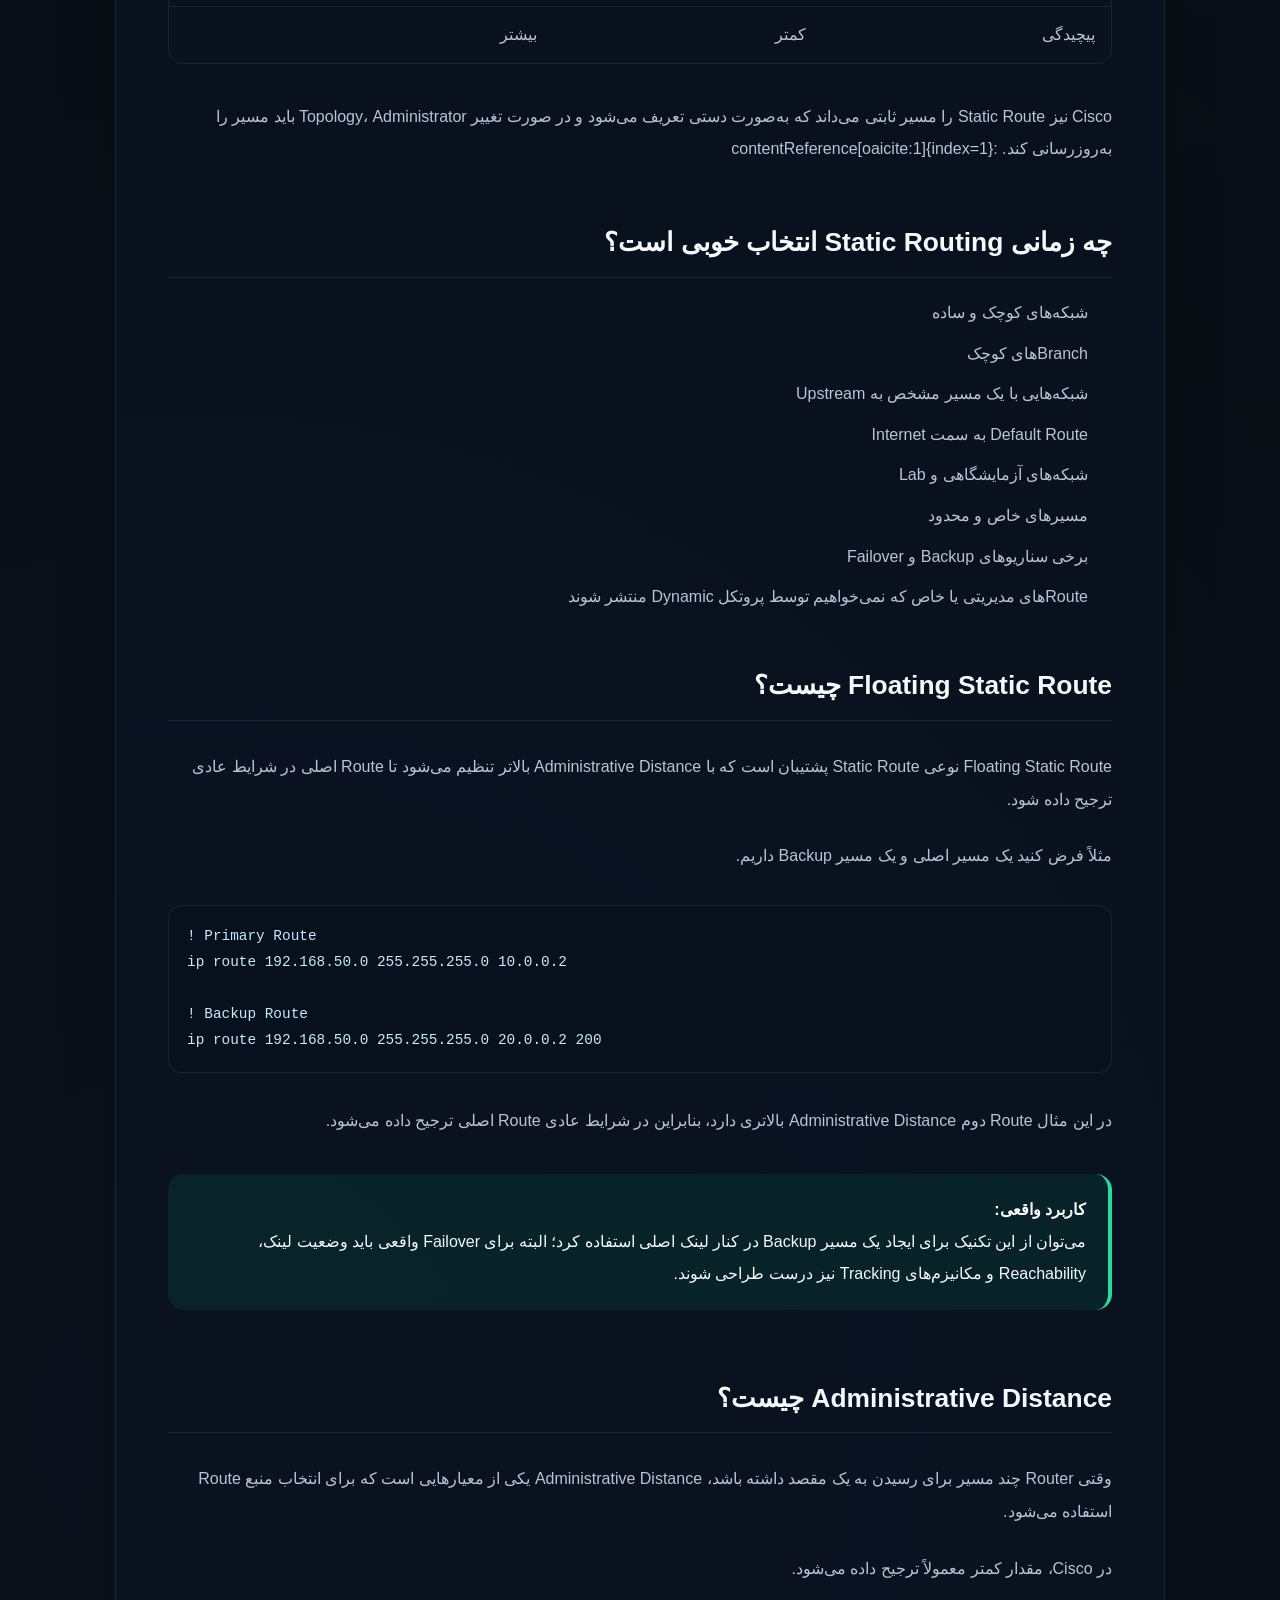
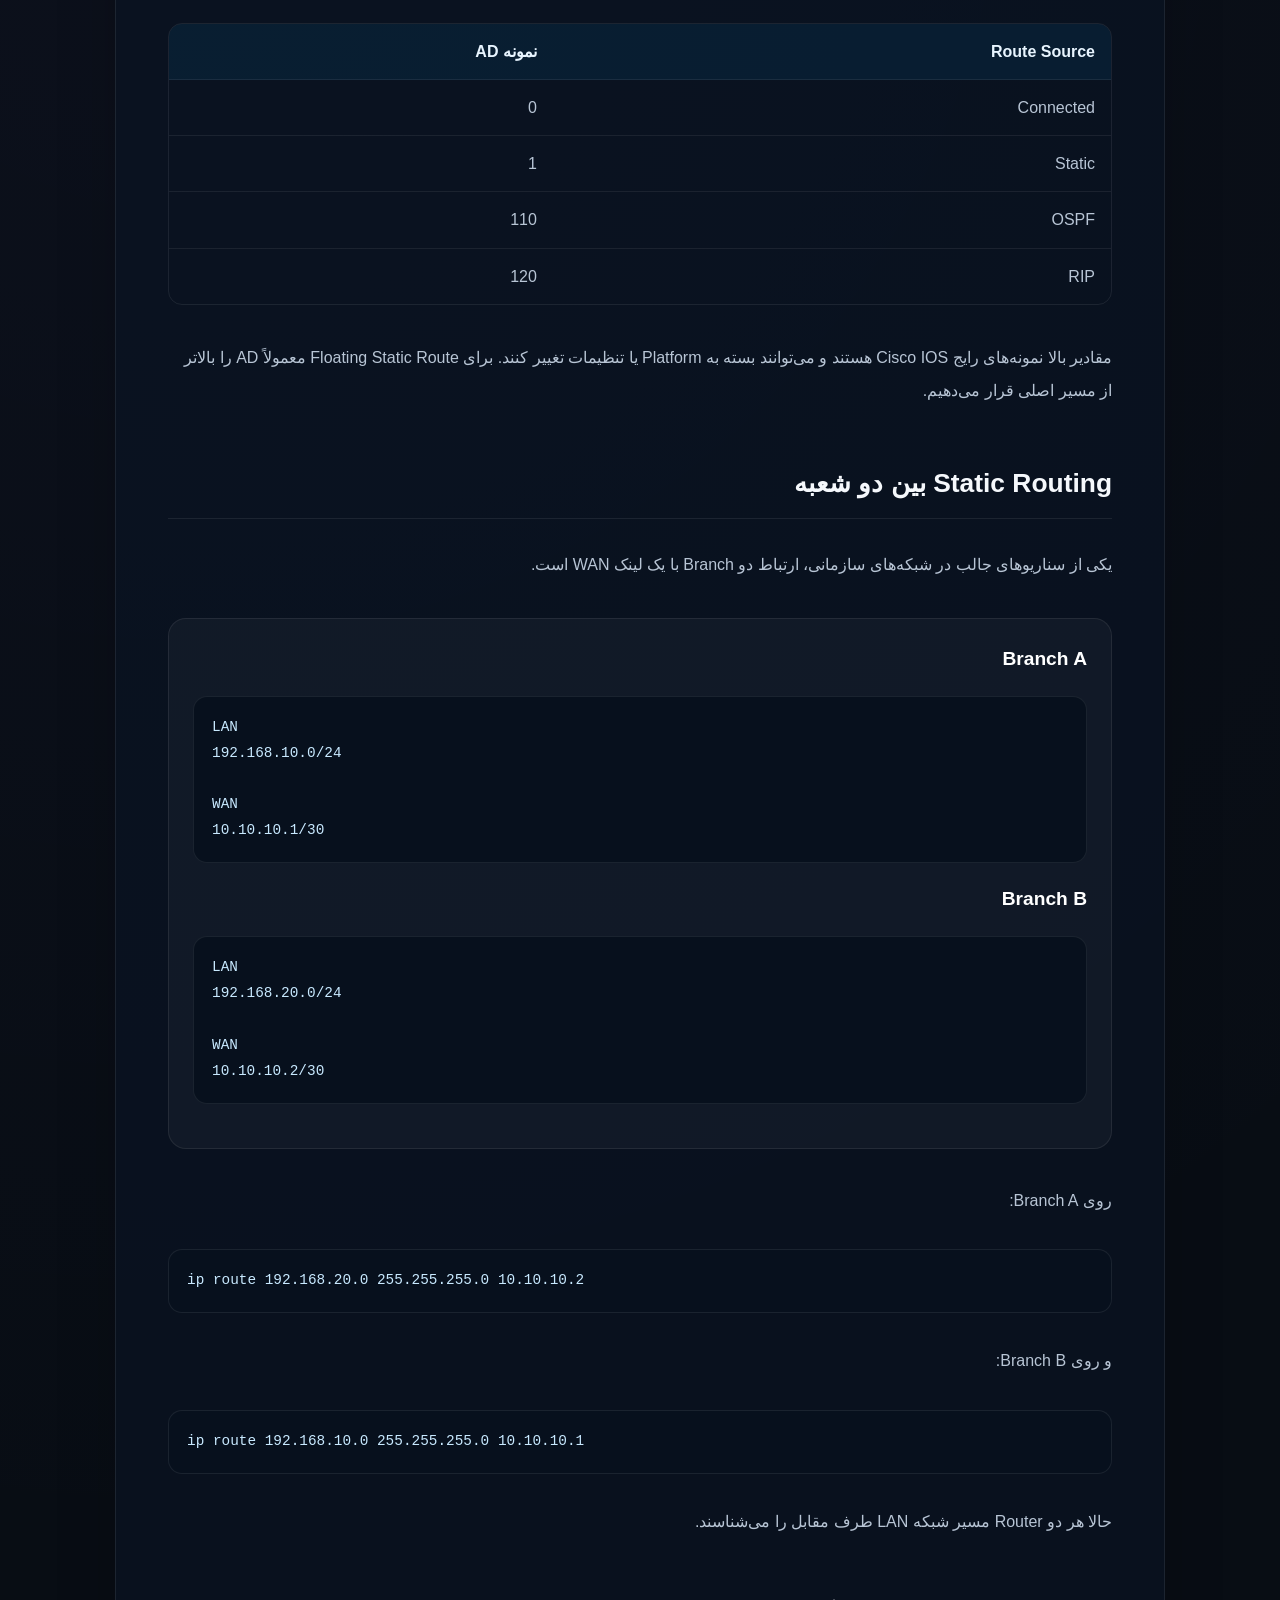
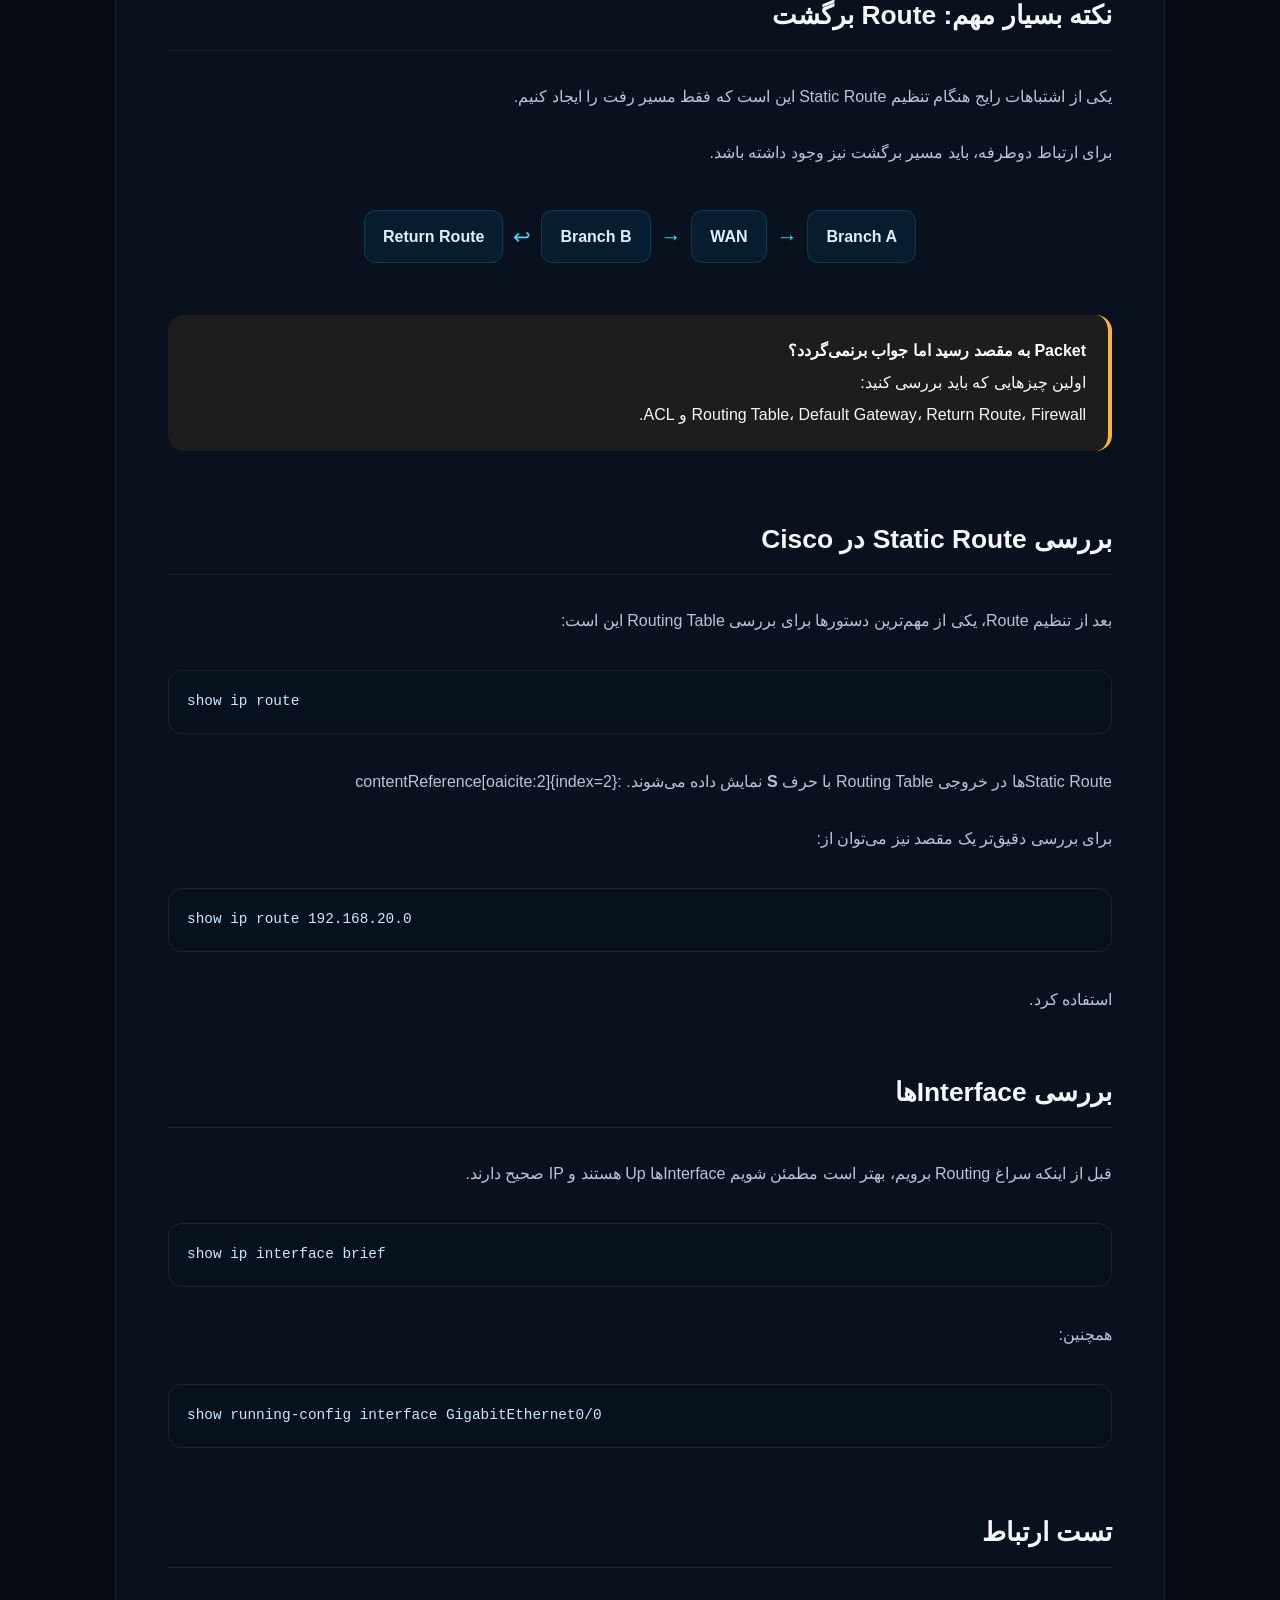
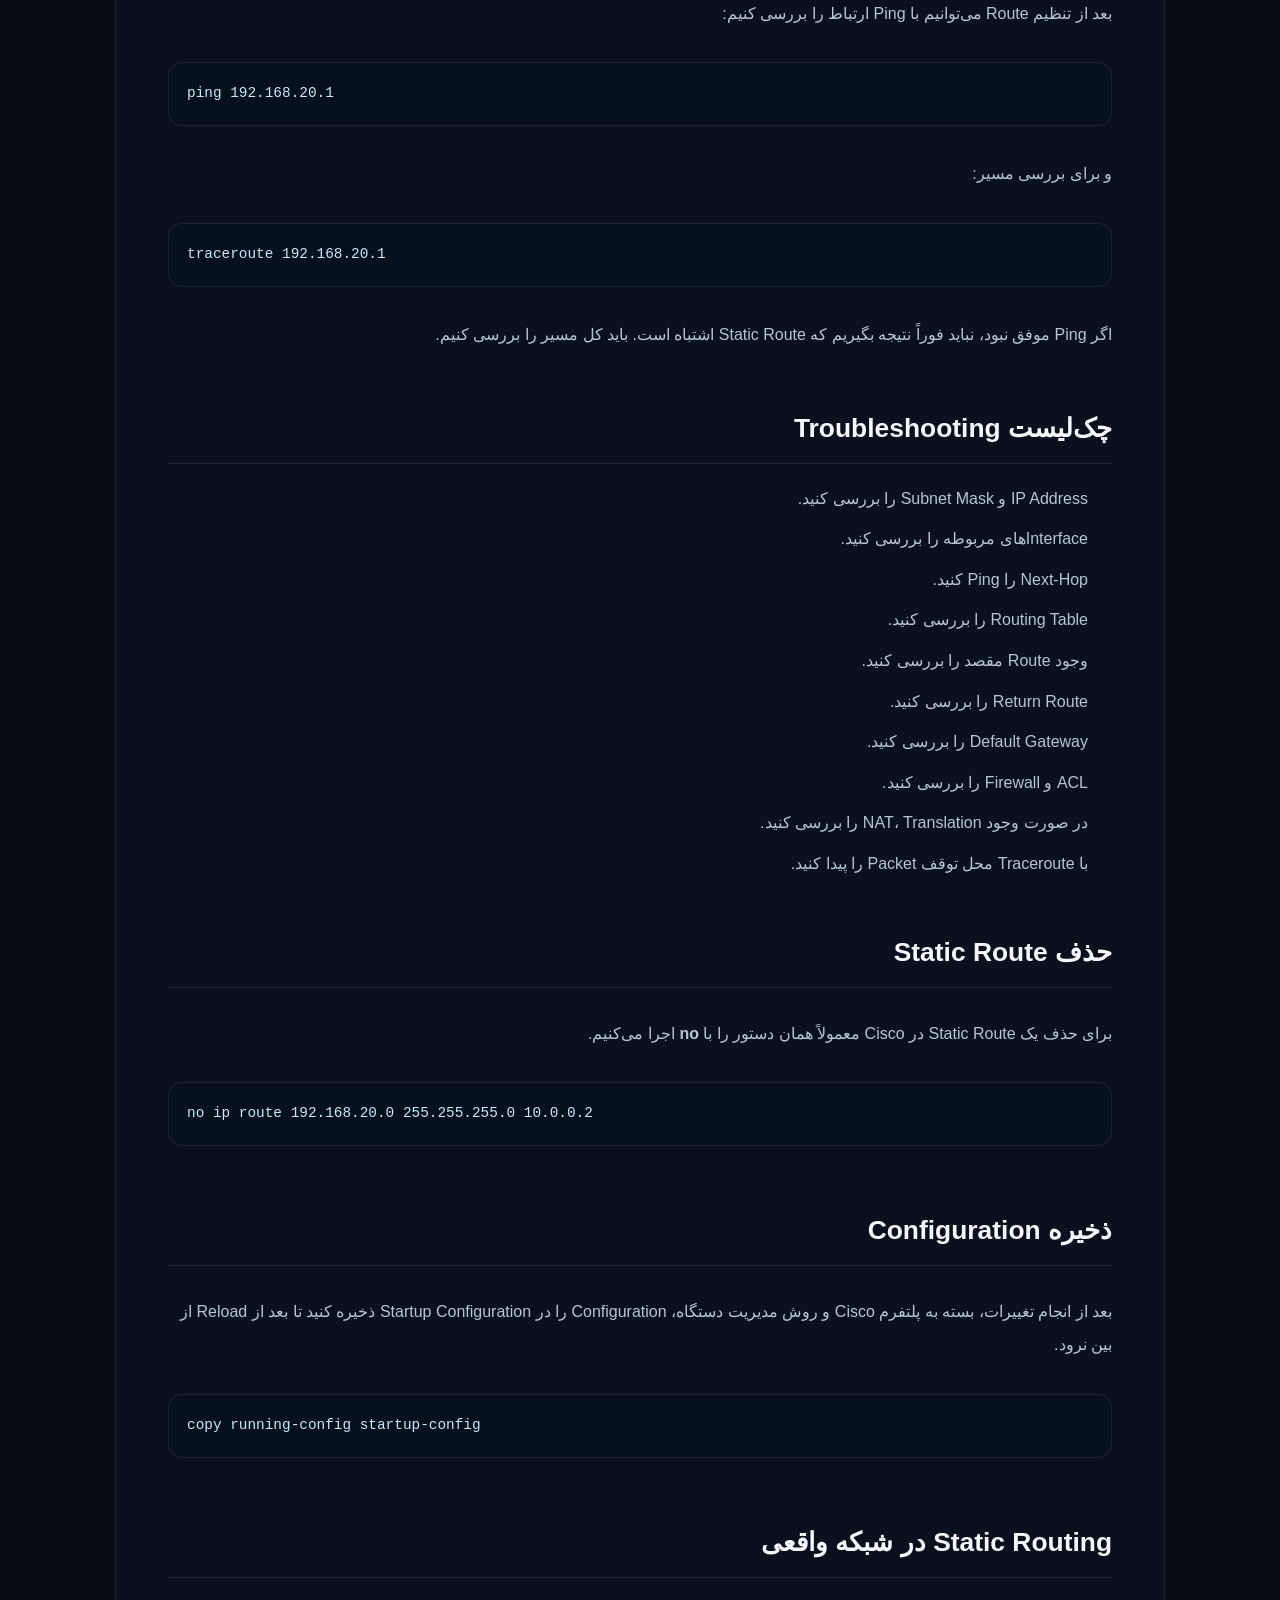
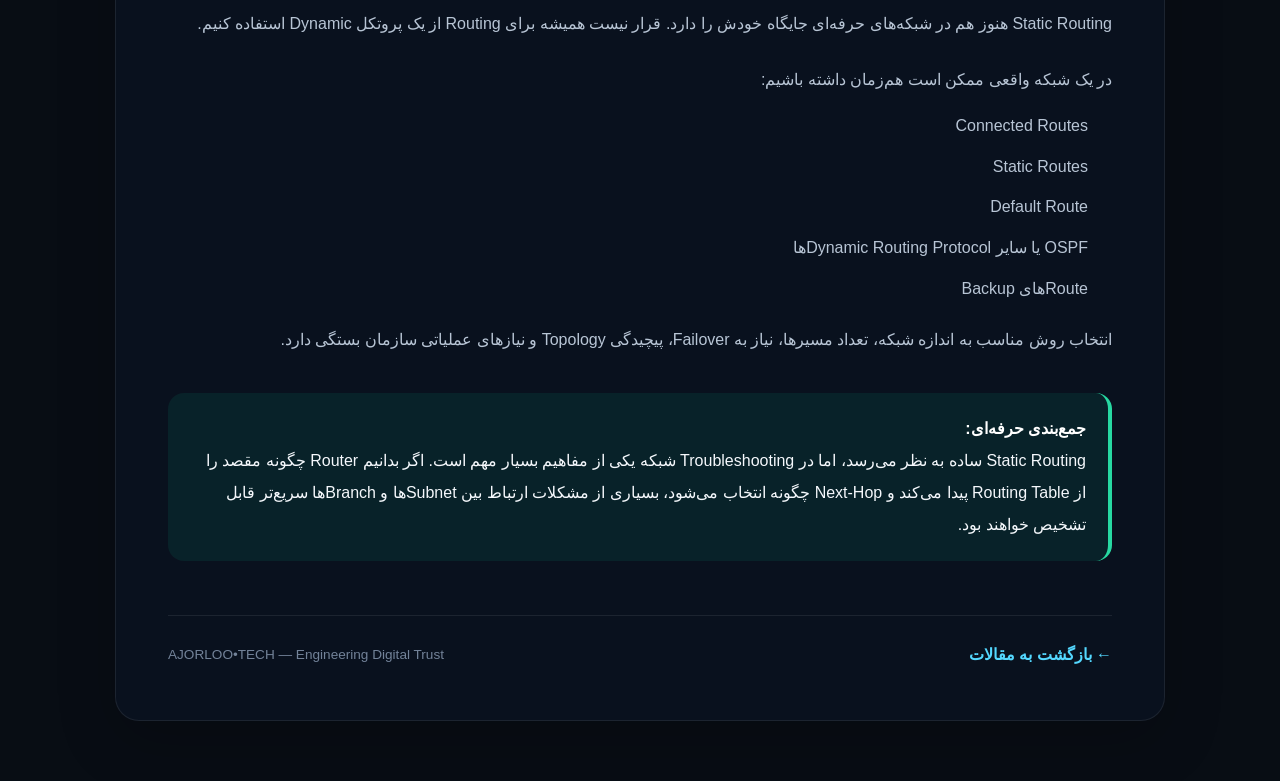
<file: static-routing.html>
<!DOCTYPE html>
<html lang="fa" dir="rtl">
<head>
  <meta charset="UTF-8" />
  <meta name="viewport" content="width=device-width, initial-scale=1.0" />

  <title>Static Routing چیست؟ آموزش Static Route در شبکه | AJORLOO•TECH</title>

  <meta
    name="description"
    content="آموزش کامل Static Routing و Static Route، مفهوم Next Hop، Default Route، Floating Static Route و تنظیم Static Routing در Cisco."
  />

  <link rel="stylesheet" href="../styles.css" />

  <style>
    .article-page {
      min-height: 100vh;
      padding: 120px 20px 60px;
      background:
        radial-gradient(circle at 10% 10%, rgba(0, 170, 255, 0.08), transparent 30%),
        radial-gradient(circle at 90% 20%, rgba(0, 255, 200, 0.06), transparent 30%);
    }

    .article-container {
      width: min(1050px, 100%);
      margin: 0 auto;
    }

    .article-header {
      text-align: center;
      margin-bottom: 40px;
    }

    .article-category-badge {
      display: inline-flex;
      align-items: center;
      padding: 8px 16px;
      border: 1px solid rgba(0, 200, 255, 0.25);
      border-radius: 999px;
      background: rgba(0, 180, 255, 0.08);
      color: #59d8ff;
      font-size: 0.78rem;
      font-weight: 700;
      letter-spacing: 1px;
      margin-bottom: 20px;
    }

    .article-header h1 {
      font-size: clamp(2rem, 4vw, 3.4rem);
      line-height: 1.35;
      margin: 0 auto 18px;
      max-width: 900px;
    }

    .article-header p {
      max-width: 800px;
      margin: 0 auto;
      color: #9baabd;
      font-size: 1.05rem;
      line-height: 2;
    }

    .article-meta-bar {
      display: flex;
      justify-content: center;
      flex-wrap: wrap;
      gap: 12px;
      margin-top: 28px;
    }

    .article-meta-item {
      padding: 8px 14px;
      border-radius: 10px;
      background: rgba(255,255,255,0.04);
      border: 1px solid rgba(255,255,255,0.08);
      color: #b9c6d6;
      font-size: 0.85rem;
    }

    .article-content {
      background: rgba(10, 20, 35, 0.72);
      border: 1px solid rgba(255,255,255,0.08);
      border-radius: 24px;
      padding: clamp(22px, 5vw, 52px);
      box-shadow: 0 20px 60px rgba(0,0,0,0.18);
    }

    .article-content h2 {
      font-size: 1.65rem;
      margin: 42px 0 18px;
      padding-bottom: 12px;
      border-bottom: 1px solid rgba(255,255,255,0.08);
    }

    .article-content h2:first-child {
      margin-top: 0;
    }

    .article-content h3 {
      font-size: 1.2rem;
      margin: 30px 0 12px;
    }

    .article-content p {
      color: #b8c5d5;
      line-height: 2.05;
      margin: 12px 0;
    }

    .article-content ul,
    .article-content ol {
      padding-right: 24px;
      color: #b8c5d5;
      line-height: 2.1;
    }

    .article-content li {
      margin-bottom: 7px;
    }

    .highlight-box,
    .warning-box,
    .success-box {
      margin: 24px 0;
      padding: 20px 22px;
      border-radius: 16px;
      line-height: 2;
    }

    .highlight-box {
      background: rgba(0, 170, 255, 0.08);
      border-right: 4px solid #31c7ff;
    }

    .warning-box {
      background: rgba(255, 170, 0, 0.08);
      border-right: 4px solid #ffb52e;
    }

    .success-box {
      background: rgba(0, 220, 160, 0.08);
      border-right: 4px solid #27d9a2;
    }

    .highlight-box strong,
    .warning-box strong,
    .success-box strong {
      color: #ffffff;
    }

    .comparison-table-wrapper {
      width: 100%;
      overflow-x: auto;
      margin: 25px 0;
      border-radius: 14px;
      border: 1px solid rgba(255,255,255,0.08);
    }

    .comparison-table {
      width: 100%;
      border-collapse: collapse;
      min-width: 650px;
    }

    .comparison-table th,
    .comparison-table td {
      padding: 14px 16px;
      text-align: right;
      border-bottom: 1px solid rgba(255,255,255,0.07);
    }

    .comparison-table th {
      background: rgba(0, 170, 255, 0.08);
      color: #e8f5ff;
      font-weight: 700;
    }

    .comparison-table td {
      color: #b8c5d5;
    }

    .comparison-table tr:last-child td {
      border-bottom: none;
    }

    .code-block {
      direction: ltr;
      text-align: left;
      overflow-x: auto;
      background: #07101d;
      border: 1px solid rgba(255,255,255,0.08);
      border-radius: 14px;
      padding: 18px;
      margin: 20px 0;
      color: #c8e9ff;
      font-family: Consolas, Monaco, monospace;
      font-size: 0.9rem;
      line-height: 1.8;
      white-space: pre;
    }

    .scenario-card {
      margin: 24px 0;
      padding: 24px;
      border-radius: 18px;
      background: rgba(255,255,255,0.035);
      border: 1px solid rgba(255,255,255,0.08);
    }

    .scenario-card h3 {
      margin-top: 0;
      color: #ffffff;
    }

    .flow {
      display: flex;
      align-items: center;
      justify-content: center;
      flex-wrap: wrap;
      gap: 10px;
      margin: 28px 0;
    }

    .flow-item {
      padding: 12px 18px;
      border-radius: 12px;
      background: rgba(0, 170, 255, 0.08);
      border: 1px solid rgba(0, 200, 255, 0.18);
      color: #d9f4ff;
      font-weight: 600;
    }

    .flow-arrow {
      color: #51d8ff;
      font-size: 1.3rem;
    }

    .article-footer {
      display: flex;
      justify-content: space-between;
      align-items: center;
      gap: 20px;
      flex-wrap: wrap;
      margin-top: 30px;
      padding-top: 25px;
      border-top: 1px solid rgba(255,255,255,0.08);
    }

    .back-link {
      display: inline-flex;
      align-items: center;
      gap: 8px;
      color: #54d8ff;
      text-decoration: none;
      font-weight: 700;
    }

    .back-link:hover {
      opacity: 0.8;
    }

    .article-brand {
      color: #738399;
      font-size: 0.85rem;
    }

    .route-box {
      display: grid;
      grid-template-columns: repeat(3, 1fr);
      gap: 15px;
      margin: 25px 0;
    }

    .route-item {
      padding: 20px;
      border-radius: 16px;
      background: rgba(255,255,255,0.035);
      border: 1px solid rgba(255,255,255,0.07);
      text-align: center;
    }

    .route-item strong {
      display: block;
      color: #ffffff;
      margin-bottom: 8px;
    }

    .route-item span {
      color: #91a3b8;
      font-size: 0.85rem;
    }

    @media (max-width: 700px) {
      .article-page {
        padding: 95px 14px 40px;
      }

      .article-content {
        padding: 22px 17px;
        border-radius: 18px;
      }

      .article-header h1 {
        font-size: 1.9rem;
      }

      .article-content h2 {
        font-size: 1.4rem;
      }

      .flow {
        flex-direction: column;
      }

      .flow-arrow {
        transform: rotate(90deg);
      }

      .route-box {
        grid-template-columns: 1fr;
      }
    }
  </style>
</head>

<body>

  <main class="article-page">

    <div class="article-container">

      <header class="article-header">

        <div class="article-category-badge">
          ROUTING / NETWORK+
        </div>

        <h1>
          Static Routing چیست؟ آموزش کامل Static Route در شبکه
        </h1>

        <p>
          آشنایی با Static Route، مفهوم Next-Hop، Default Route،
          Floating Static Route و پیاده‌سازی مسیریابی ایستا در تجهیزات Cisco.
        </p>

        <div class="article-meta-bar">
          <span class="article-meta-item">Intermediate</span>
          <span class="article-meta-item">حدود 13 دقیقه مطالعه</span>
          <span class="article-meta-item">AJORLOO•TECH</span>
        </div>

      </header>


      <article class="article-content">

        <h2>Static Routing چیست؟</h2>

        <p>
          Static Routing روشی برای مسیریابی است که در آن مسیر رسیدن به
          یک شبکه مقصد به‌صورت دستی روی Router یا Layer 3 Device تعریف می‌شود.
        </p>

        <p>
          برخلاف Dynamic Routing Protocolها، در Static Routing دستگاه
          خودش مسیر جدیدی را از طریق پروتکل‌هایی مثل OSPF یا EIGRP یاد
          نمی‌گیرد؛ مسیر توسط Administrator مشخص می‌شود.
        </p>

        <div class="highlight-box">
          <strong>تعریف ساده:</strong>
          <br />
          در Static Routing به Router می‌گوییم:
          «اگر Packet مقصدش این Network بود، آن را از این مسیر یا
          Next-Hop ارسال کن.»
        </div>


        <h2>Routing Table چیست؟</h2>

        <p>
          Router برای تصمیم‌گیری درباره Forward کردن Packet از Routing Table
          استفاده می‌کند.
        </p>

        <p>
          Routing Table شامل اطلاعاتی درباره Networkهای مقصد و مسیر رسیدن
          به آن‌ها است. Static Route یکی از منابعی است که می‌تواند یک
          Entry در Routing Table ایجاد کند.
        </p>

        <div class="flow">

          <div class="flow-item">
            Source
          </div>

          <div class="flow-arrow">
            →
          </div>

          <div class="flow-item">
            Router
          </div>

          <div class="flow-arrow">
            →
          </div>

          <div class="flow-item">
            Routing Table
          </div>

          <div class="flow-arrow">
            →
          </div>

          <div class="flow-item">
            Next-Hop
          </div>

          <div class="flow-arrow">
            →
          </div>

          <div class="flow-item">
            Destination
          </div>

        </div>


        <h2>یک سناریوی ساده</h2>

        <p>
          فرض کنید دو Router داریم.
        </p>

        <div class="scenario-card">

          <h3>Router R1</h3>

          <div class="code-block">LAN: 192.168.10.0/24
WAN: 10.0.0.1/30</div>

          <h3>Router R2</h3>

          <div class="code-block">WAN: 10.0.0.2/30
LAN: 192.168.20.0/24</div>

        </div>

        <p>
          R1 شبکه 192.168.20.0/24 را به‌صورت مستقیم نمی‌شناسد.
          بنابراین باید به R1 بگوییم برای رسیدن به این شبکه،
          Packet را به R2 ارسال کند.
        </p>

        <div class="code-block">R1(config)# ip route 192.168.20.0 255.255.255.0 10.0.0.2</div>

        <p>
          اکنون R1 می‌داند که برای رسیدن به
          <strong>192.168.20.0/24</strong>
          باید Next-Hop برابر با
          <strong>10.0.0.2</strong>
          باشد.
        </p>


        <h2>ساختار دستور ip route در Cisco</h2>

        <p>
          در Cisco IOS، ساختار پایه Static Route به شکل زیر است:
        </p>

        <div class="code-block">ip route destination-network subnet-mask next-hop</div>

        <p>
          بنابراین:
        </p>

        <div class="code-block">ip route 192.168.20.0 255.255.255.0 10.0.0.2</div>

        <div class="comparison-table-wrapper">

          <table class="comparison-table">

            <thead>
              <tr>
                <th>قسمت</th>
                <th>مقدار</th>
                <th>معنی</th>
              </tr>
            </thead>

            <tbody>

              <tr>
                <td>Destination</td>
                <td>192.168.20.0</td>
                <td>شبکه مقصد</td>
              </tr>

              <tr>
                <td>Mask</td>
                <td>255.255.255.0</td>
                <td>Subnet Mask مقصد</td>
              </tr>

              <tr>
                <td>Next-Hop</td>
                <td>10.0.0.2</td>
                <td>Router بعدی</td>
              </tr>

            </tbody>

          </table>

        </div>


        <h2>Next-Hop چیست؟</h2>

        <p>
          Next-Hop آدرس IP دستگاهی است که Router فعلی باید Packet را
          برای ادامه مسیر به آن تحویل دهد.
        </p>

        <p>
          در سناریوی بالا:
        </p>

        <div class="route-box">

          <div class="route-item">
            <strong>R1</strong>
            <span>10.0.0.1</span>
          </div>

          <div class="route-item">
            <strong>Next-Hop</strong>
            <span>10.0.0.2</span>
          </div>

          <div class="route-item">
            <strong>Destination</strong>
            <span>192.168.20.0/24</span>
          </div>

        </div>

        <p>
          بنابراین Packet ابتدا از R1 به R2 منتقل می‌شود و سپس R2 آن را
          به سمت شبکه مقصد Forward می‌کند.
        </p>


        <h2>Static Route با Interface</h2>

        <p>
          Static Route را می‌توان با Interface خروجی نیز تعریف کرد.
          Syntax دقیق بسته به نوع Interface و پلتفرم متفاوت است، بنابراین
          در شبکه‌های Ethernet معمولاً استفاده از Next-Hop صریح انتخاب
          قابل‌فهم‌تری است.
        </p>

        <div class="code-block">ip route 192.168.20.0 255.255.255.0 GigabitEthernet0/0</div>

        <div class="warning-box">
          <strong>نکته:</strong>
          <br />
          قبل از استفاده از Exit Interface باید رفتار Forwarding و نوع
          Interface را در پلتفرم موردنظر بررسی کرد. برای طراحی‌های Ethernet
          معمولاً مشخص کردن Next-Hop می‌تواند ابهام کمتری داشته باشد.
        </div>


        <h2>Default Route چیست؟</h2>

        <p>
          Default Route زمانی استفاده می‌شود که Router برای مقصد موردنظر
          Route دقیق‌تری در Routing Table نداشته باشد.
        </p>

        <p>
          رایج‌ترین Default Route در IPv4:
        </p>

        <div class="code-block">ip route 0.0.0.0 0.0.0.0 10.0.0.2</div>

        <p>
          این Route به زبان ساده یعنی:
        </p>

        <div class="highlight-box">
          <strong>
            اگر برای مقصد Packet مسیر مشخص‌تری نداری، آن را به 10.0.0.2 بفرست.
          </strong>
        </div>

        <p>
          Default Route در شبکه‌هایی که یک مسیر اصلی به Internet یا
          Upstream Router دارند بسیار رایج است.
        </p>


        <h2>Static Route در برابر Dynamic Routing</h2>

        <div class="comparison-table-wrapper">

          <table class="comparison-table">

            <thead>
              <tr>
                <th>ویژگی</th>
                <th>Static Routing</th>
                <th>Dynamic Routing</th>
              </tr>
            </thead>

            <tbody>

              <tr>
                <td>تنظیم</td>
                <td>دستی</td>
                <td>خودکار با Protocol</td>
              </tr>

              <tr>
                <td>مصرف منابع</td>
                <td>کم</td>
                <td>بیشتر</td>
              </tr>

              <tr>
                <td>مناسب شبکه کوچک</td>
                <td>بسیار مناسب</td>
                <td>ممکن است بیش از نیاز باشد</td>
              </tr>

              <tr>
                <td>تغییرات Topology</td>
                <td>نیازمند تغییر دستی</td>
                <td>قابل تطبیق خودکار</td>
              </tr>

              <tr>
                <td>پیچیدگی</td>
                <td>کمتر</td>
                <td>بیشتر</td>
              </tr>

            </tbody>

          </table>

        </div>

        <p>
          Cisco نیز Static Route را مسیر ثابتی می‌داند که به‌صورت دستی
          تعریف می‌شود و در صورت تغییر Topology، Administrator باید
          مسیر را به‌روزرسانی کند. :contentReference[oaicite:1]{index=1}
        </p>


        <h2>چه زمانی Static Routing انتخاب خوبی است؟</h2>

        <ul>

          <li>شبکه‌های کوچک و ساده</li>

          <li>Branchهای کوچک</li>

          <li>شبکه‌هایی با یک مسیر مشخص به Upstream</li>

          <li>Default Route به سمت Internet</li>

          <li>شبکه‌های آزمایشگاهی و Lab</li>

          <li>مسیرهای خاص و محدود</li>

          <li>برخی سناریوهای Backup و Failover</li>

          <li>Routeهای مدیریتی یا خاص که نمی‌خواهیم توسط پروتکل Dynamic منتشر شوند</li>

        </ul>


        <h2>Floating Static Route چیست؟</h2>

        <p>
          Floating Static Route نوعی Static Route پشتیبان است که با
          Administrative Distance بالاتر تنظیم می‌شود تا Route اصلی
          در شرایط عادی ترجیح داده شود.
        </p>

        <p>
          مثلاً فرض کنید یک مسیر اصلی و یک مسیر Backup داریم.
        </p>

        <div class="code-block">! Primary Route
ip route 192.168.50.0 255.255.255.0 10.0.0.2

! Backup Route
ip route 192.168.50.0 255.255.255.0 20.0.0.2 200</div>

        <p>
          در این مثال Route دوم Administrative Distance بالاتری دارد،
          بنابراین در شرایط عادی Route اصلی ترجیح داده می‌شود.
        </p>

        <div class="success-box">
          <strong>کاربرد واقعی:</strong>
          <br />
          می‌توان از این تکنیک برای ایجاد یک مسیر Backup در کنار لینک
          اصلی استفاده کرد؛ البته برای Failover واقعی باید وضعیت لینک،
          Reachability و مکانیزم‌های Tracking نیز درست طراحی شوند.
        </div>


        <h2>Administrative Distance چیست؟</h2>

        <p>
          وقتی Router چند مسیر برای رسیدن به یک مقصد داشته باشد،
          Administrative Distance یکی از معیارهایی است که برای انتخاب
          منبع Route استفاده می‌شود.
        </p>

        <p>
          در Cisco، مقدار کمتر معمولاً ترجیح داده می‌شود.
        </p>

        <div class="comparison-table-wrapper">

          <table class="comparison-table">

            <thead>
              <tr>
                <th>Route Source</th>
                <th>نمونه AD</th>
              </tr>
            </thead>

            <tbody>

              <tr>
                <td>Connected</td>
                <td>0</td>
              </tr>

              <tr>
                <td>Static</td>
                <td>1</td>
              </tr>

              <tr>
                <td>OSPF</td>
                <td>110</td>
              </tr>

              <tr>
                <td>RIP</td>
                <td>120</td>
              </tr>

            </tbody>

          </table>

        </div>

        <p>
          مقادیر بالا نمونه‌های رایج Cisco IOS هستند و می‌توانند بسته
          به Platform یا تنظیمات تغییر کنند. برای Floating Static Route
          معمولاً AD را بالاتر از مسیر اصلی قرار می‌دهیم.
        </p>


        <h2>Static Routing بین دو شعبه</h2>

        <p>
          یکی از سناریوهای جالب در شبکه‌های سازمانی، ارتباط دو Branch
          با یک لینک WAN است.
        </p>

        <div class="scenario-card">

          <h3>Branch A</h3>

          <div class="code-block">LAN
192.168.10.0/24

WAN
10.10.10.1/30</div>

          <h3>Branch B</h3>

          <div class="code-block">LAN
192.168.20.0/24

WAN
10.10.10.2/30</div>

        </div>

        <p>
          روی Branch A:
        </p>

        <div class="code-block">ip route 192.168.20.0 255.255.255.0 10.10.10.2</div>

        <p>
          و روی Branch B:
        </p>

        <div class="code-block">ip route 192.168.10.0 255.255.255.0 10.10.10.1</div>

        <p>
          حالا هر دو Router مسیر شبکه LAN طرف مقابل را می‌شناسند.
        </p>


        <h2>نکته بسیار مهم: Route برگشت</h2>

        <p>
          یکی از اشتباهات رایج هنگام تنظیم Static Route این است که فقط
          مسیر رفت را ایجاد کنیم.
        </p>

        <p>
          برای ارتباط دوطرفه، باید مسیر برگشت نیز وجود داشته باشد.
        </p>

        <div class="flow">

          <div class="flow-item">
            Branch A
          </div>

          <div class="flow-arrow">
            →
          </div>

          <div class="flow-item">
            WAN
          </div>

          <div class="flow-arrow">
            →
          </div>

          <div class="flow-item">
            Branch B
          </div>

          <div class="flow-arrow">
            ↩
          </div>

          <div class="flow-item">
            Return Route
          </div>

        </div>

        <div class="warning-box">

          <strong>
            Packet به مقصد رسید اما جواب برنمی‌گردد؟
          </strong>

          <br />

          اولین چیزهایی که باید بررسی کنید:
          <br />

          Routing Table،
          Default Gateway،
          Return Route،
          Firewall و ACL.

        </div>


        <h2>بررسی Static Route در Cisco</h2>

        <p>
          بعد از تنظیم Route، یکی از مهم‌ترین دستورها برای بررسی Routing
          Table این است:
        </p>

        <div class="code-block">show ip route</div>

        <p>
          Static Routeها در خروجی Routing Table با حرف
          <strong>S</strong>
          نمایش داده می‌شوند. :contentReference[oaicite:2]{index=2}
        </p>

        <p>
          برای بررسی دقیق‌تر یک مقصد نیز می‌توان از:
        </p>

        <div class="code-block">show ip route 192.168.20.0</div>

        <p>
          استفاده کرد.
        </p>


        <h2>بررسی Interfaceها</h2>

        <p>
          قبل از اینکه سراغ Routing برویم، بهتر است مطمئن شویم Interfaceها
          Up هستند و IP صحیح دارند.
        </p>

        <div class="code-block">show ip interface brief</div>

        <p>
          همچنین:
        </p>

        <div class="code-block">show running-config interface GigabitEthernet0/0</div>


        <h2>تست ارتباط</h2>

        <p>
          بعد از تنظیم Route می‌توانیم با Ping ارتباط را بررسی کنیم:
        </p>

        <div class="code-block">ping 192.168.20.1</div>

        <p>
          و برای بررسی مسیر:
        </p>

        <div class="code-block">traceroute 192.168.20.1</div>

        <p>
          اگر Ping موفق نبود، نباید فوراً نتیجه بگیریم که Static Route
          اشتباه است. باید کل مسیر را بررسی کنیم.
        </p>


        <h2>چک‌لیست Troubleshooting</h2>

        <ol>

          <li>
            IP Address و Subnet Mask را بررسی کنید.
          </li>

          <li>
            Interfaceهای مربوطه را بررسی کنید.
          </li>

          <li>
            Next-Hop را Ping کنید.
          </li>

          <li>
            Routing Table را بررسی کنید.
          </li>

          <li>
            وجود Route مقصد را بررسی کنید.
          </li>

          <li>
            Return Route را بررسی کنید.
          </li>

          <li>
            Default Gateway را بررسی کنید.
          </li>

          <li>
            ACL و Firewall را بررسی کنید.
          </li>

          <li>
            در صورت وجود NAT، Translation را بررسی کنید.
          </li>

          <li>
            با Traceroute محل توقف Packet را پیدا کنید.
          </li>

        </ol>


        <h2>حذف Static Route</h2>

        <p>
          برای حذف یک Static Route در Cisco معمولاً همان دستور را با
          <strong>no</strong>
          اجرا می‌کنیم.
        </p>

        <div class="code-block">no ip route 192.168.20.0 255.255.255.0 10.0.0.2</div>


        <h2>ذخیره Configuration</h2>

        <p>
          بعد از انجام تغییرات، بسته به پلتفرم Cisco و روش مدیریت دستگاه،
          Configuration را در Startup Configuration ذخیره کنید تا بعد از
          Reload از بین نرود.
        </p>

        <div class="code-block">copy running-config startup-config</div>


        <h2>Static Routing در شبکه واقعی</h2>

        <p>
          Static Routing هنوز هم در شبکه‌های حرفه‌ای جایگاه خودش را دارد.
          قرار نیست همیشه برای Routing از یک پروتکل Dynamic استفاده کنیم.
        </p>

        <p>
          در یک شبکه واقعی ممکن است هم‌زمان داشته باشیم:
        </p>

        <ul>

          <li>Connected Routes</li>

          <li>Static Routes</li>

          <li>Default Route</li>

          <li>OSPF یا سایر Dynamic Routing Protocolها</li>

          <li>Routeهای Backup</li>

        </ul>

        <p>
          انتخاب روش مناسب به اندازه شبکه، تعداد مسیرها، نیاز به Failover،
          پیچیدگی Topology و نیازهای عملیاتی سازمان بستگی دارد.
        </p>


        <div class="success-box">

          <strong>جمع‌بندی حرفه‌ای:</strong>

          <br />

          Static Routing ساده به نظر می‌رسد، اما در Troubleshooting شبکه
          یکی از مفاهیم بسیار مهم است. اگر بدانیم Router چگونه مقصد را
          از Routing Table پیدا می‌کند و Next-Hop چگونه انتخاب می‌شود،
          بسیاری از مشکلات ارتباط بین Subnetها و Branchها سریع‌تر قابل
          تشخیص خواهند بود.

        </div>


        <footer class="article-footer">

          <a
            href="../index.html#articles"
            class="back-link"
          >
            ← بازگشت به مقالات
          </a>

          <span class="article-brand">
            AJORLOO•TECH — Engineering Digital Trust
          </span>

        </footer>

      </article>

    </div>

  </main>

</body>
</html>
</file>
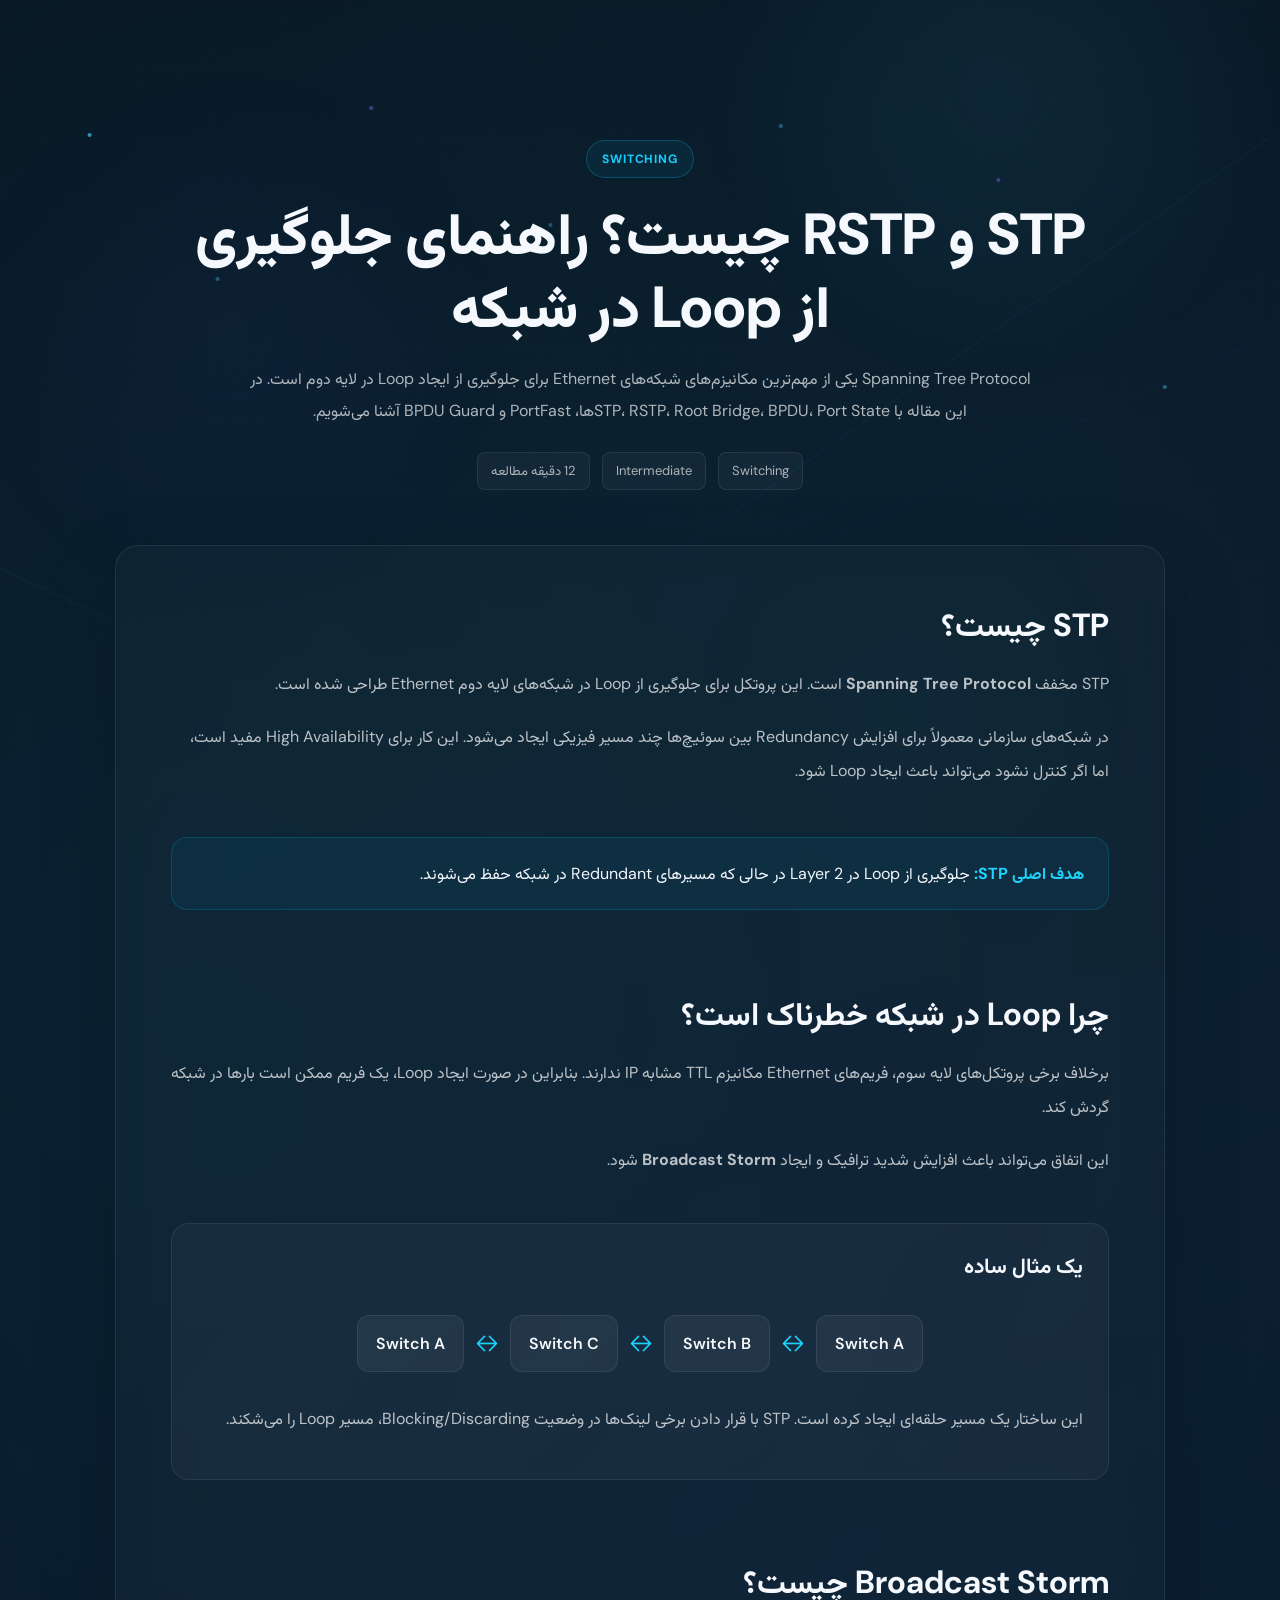
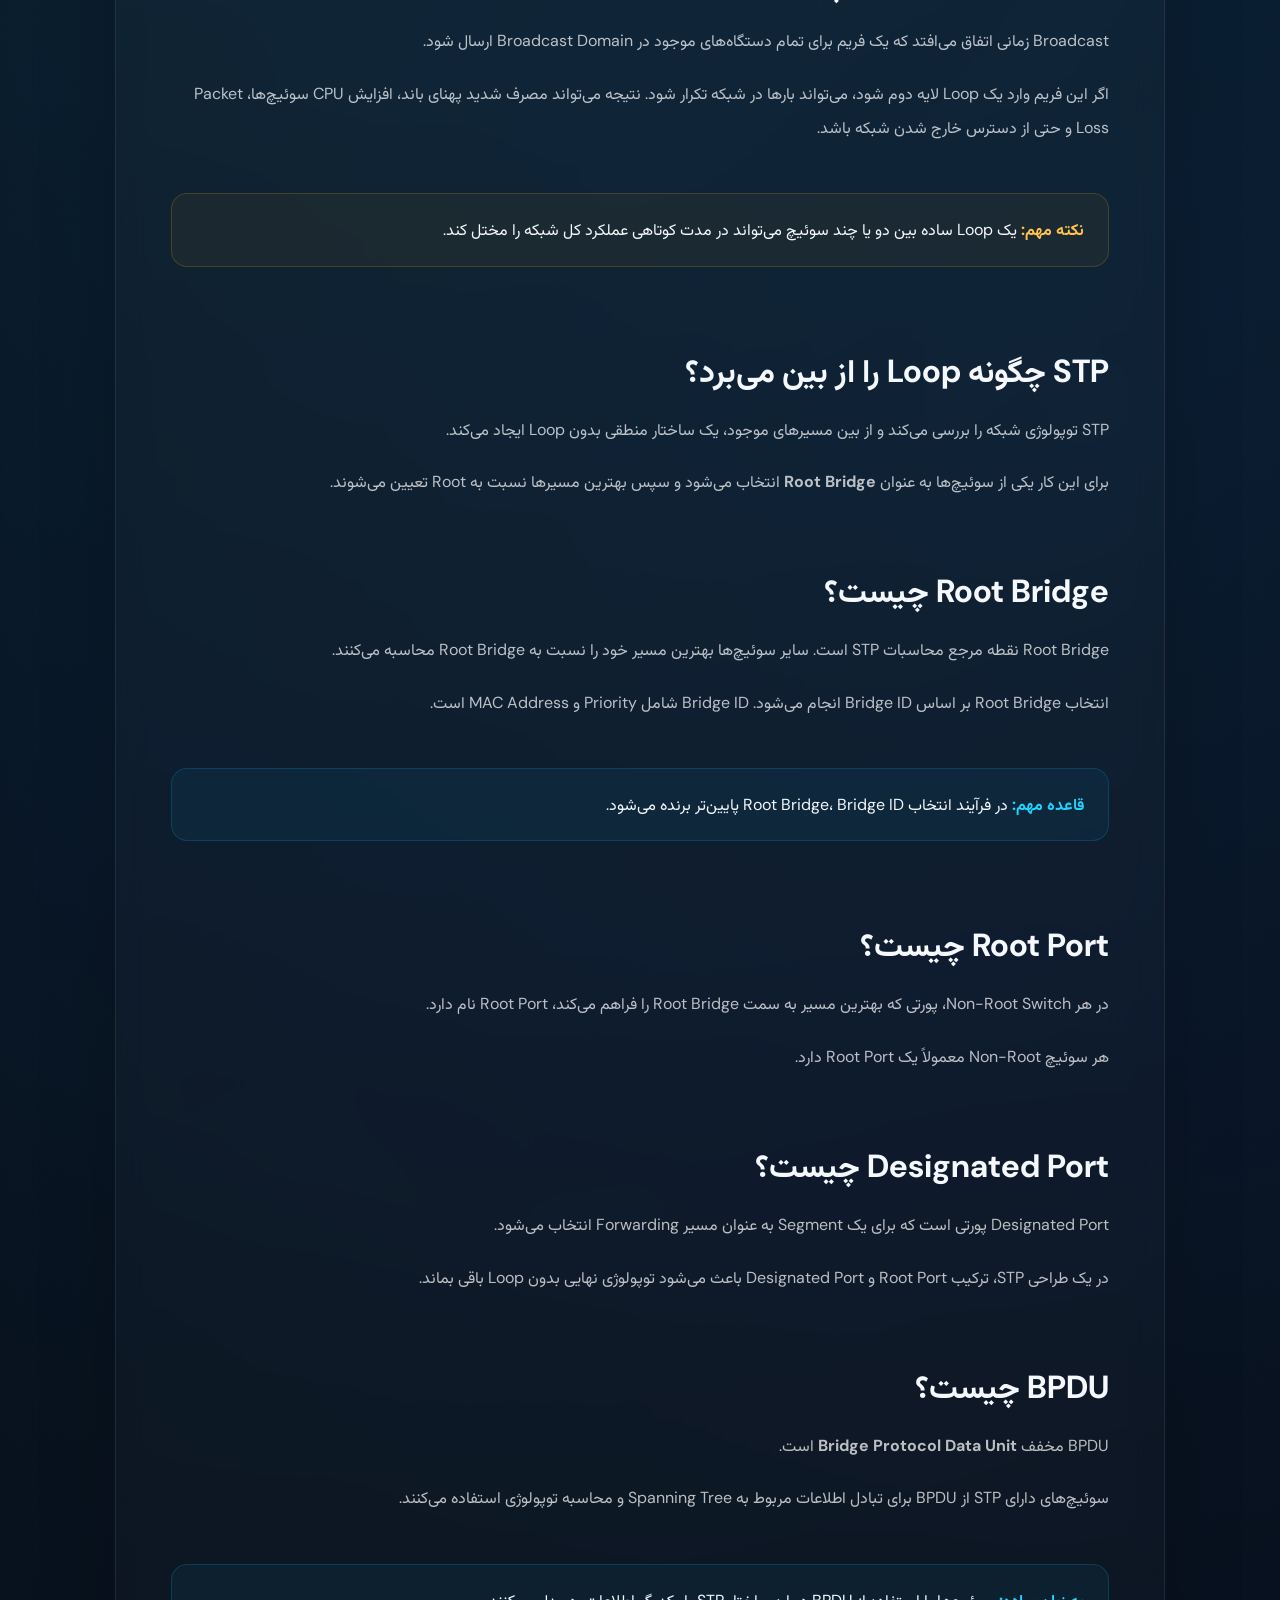
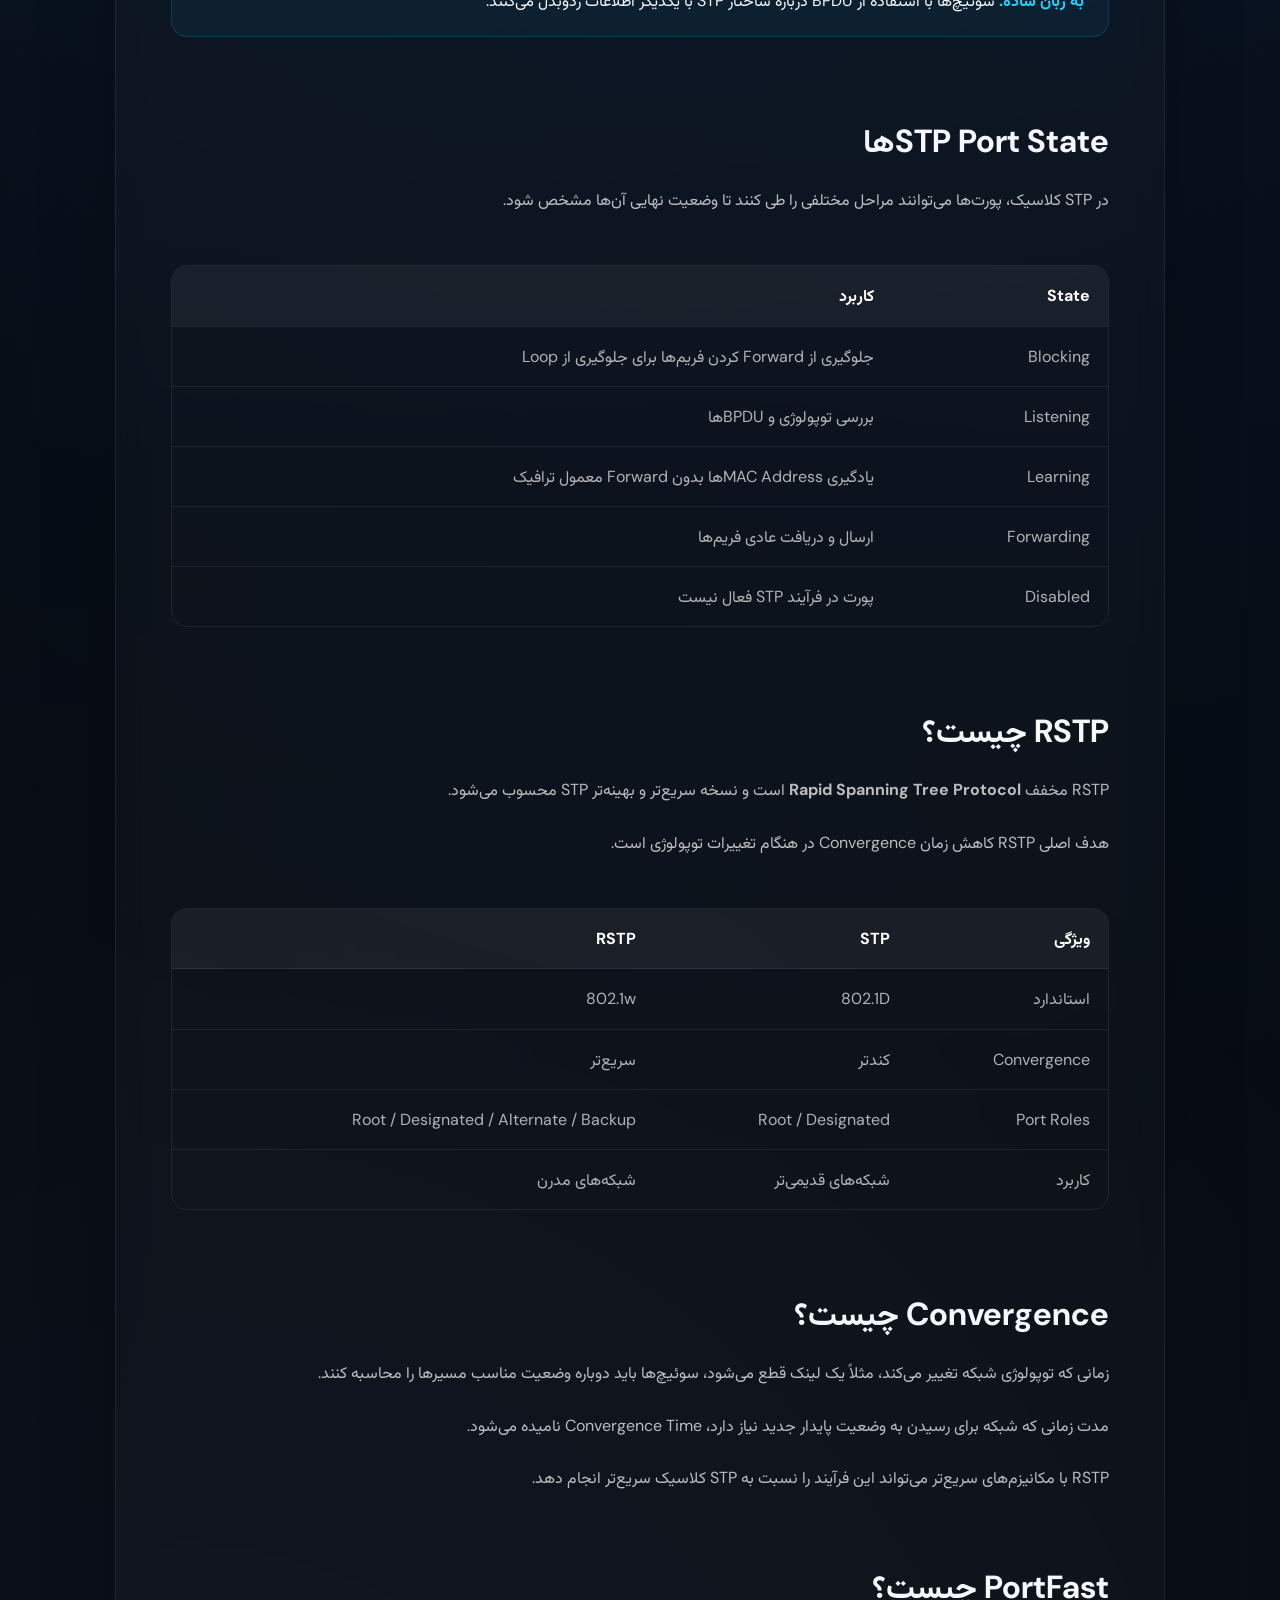
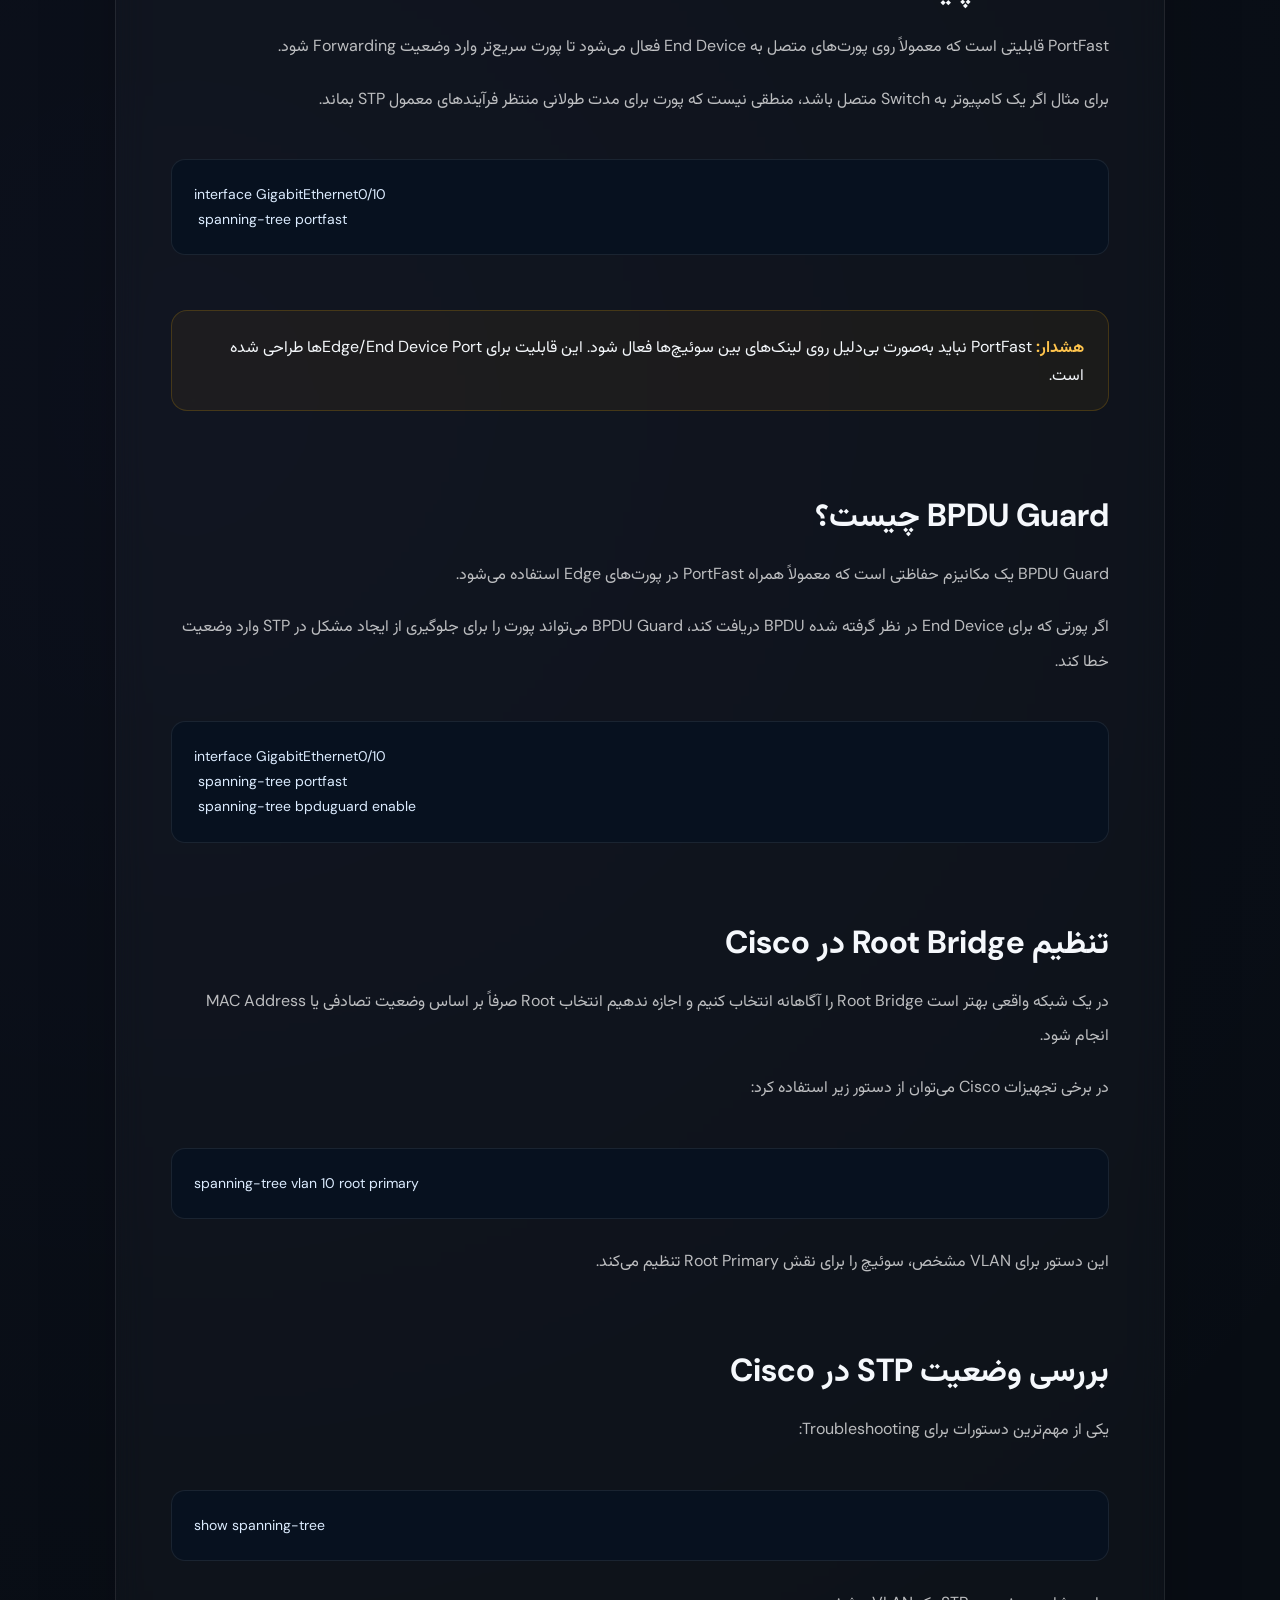
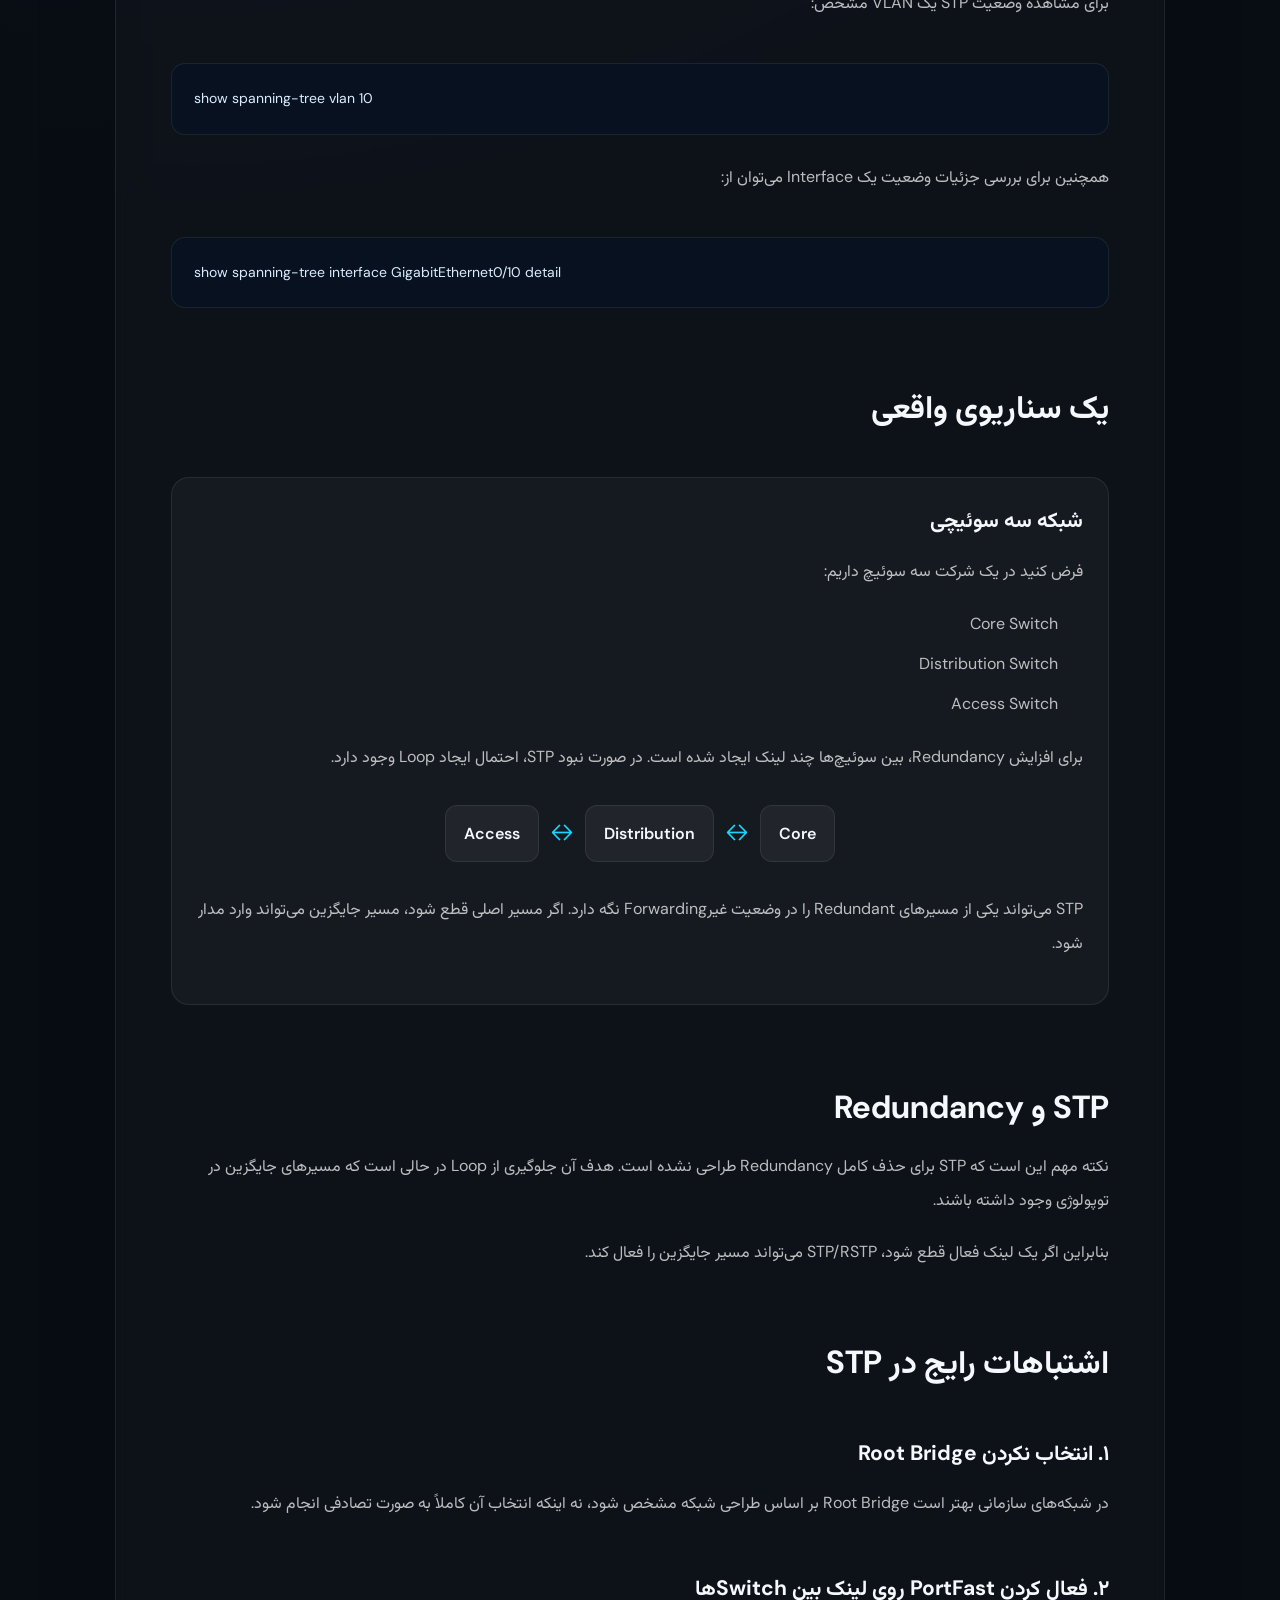
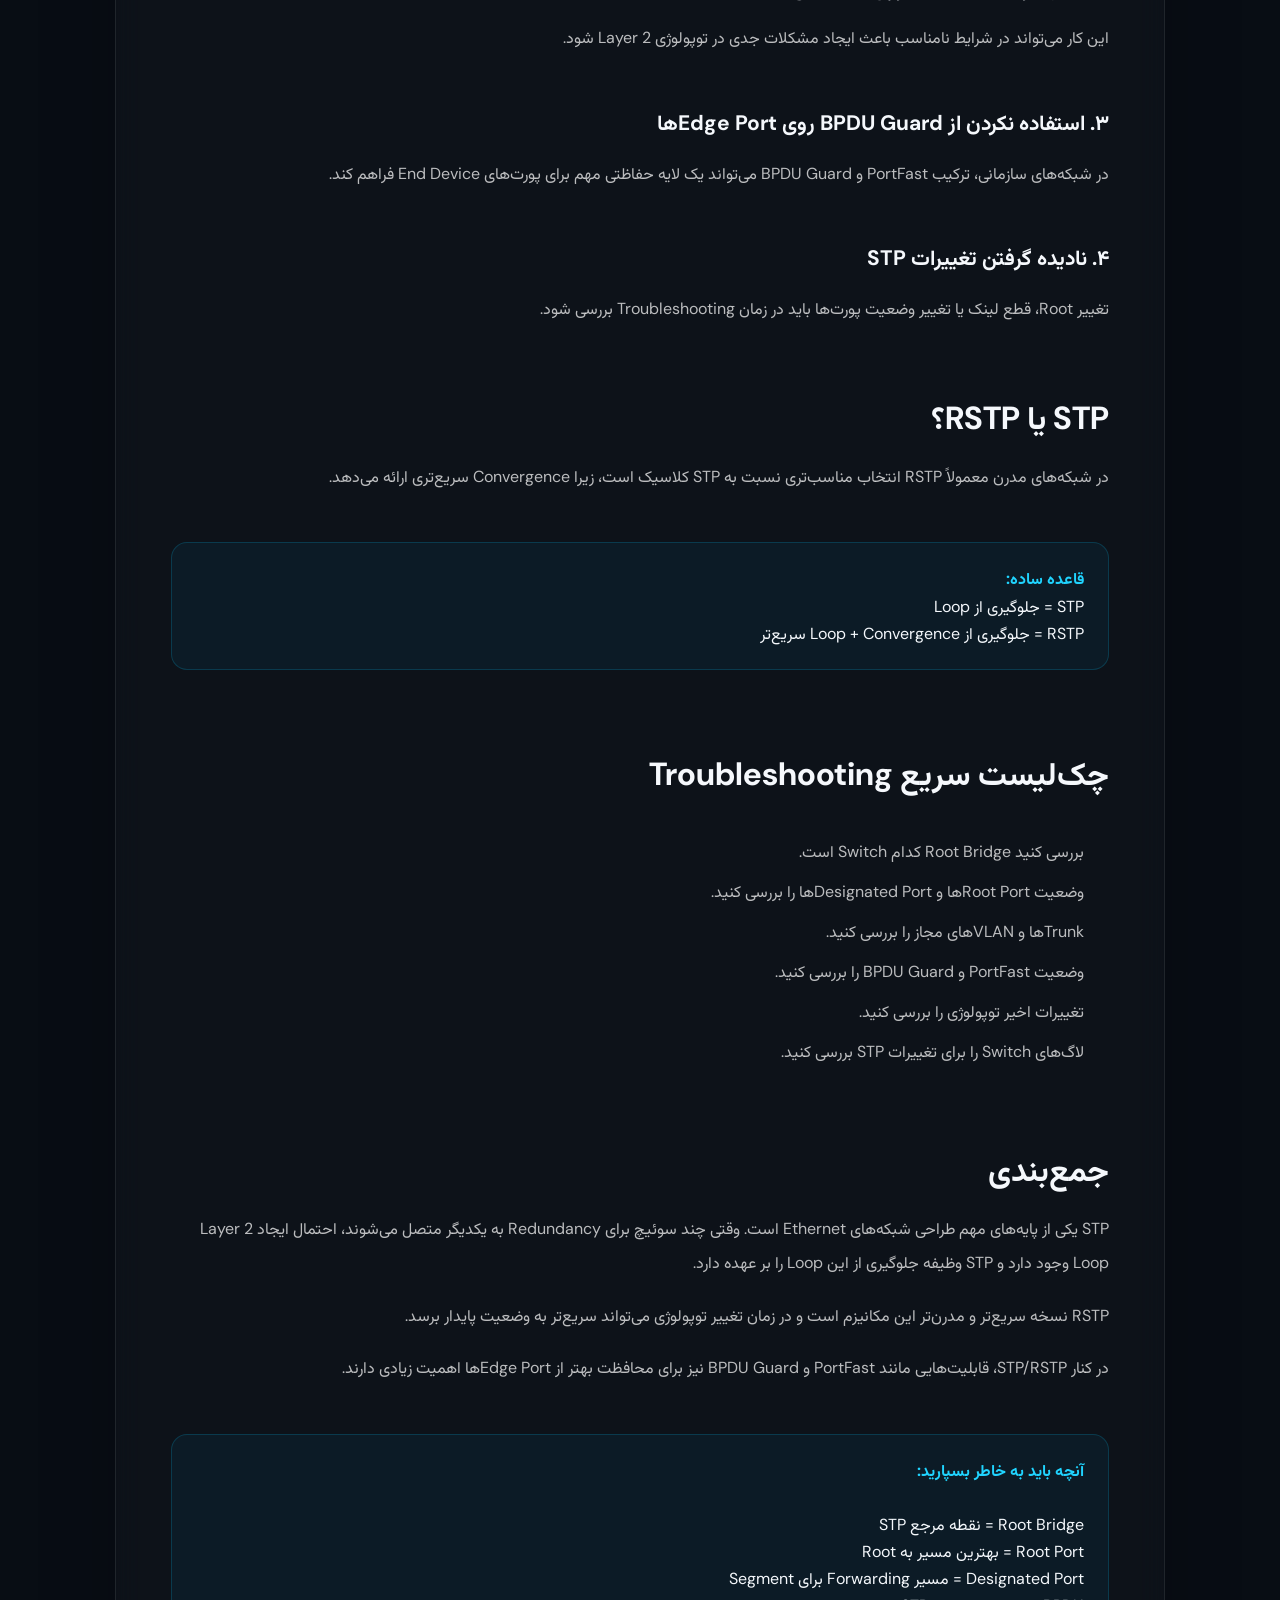
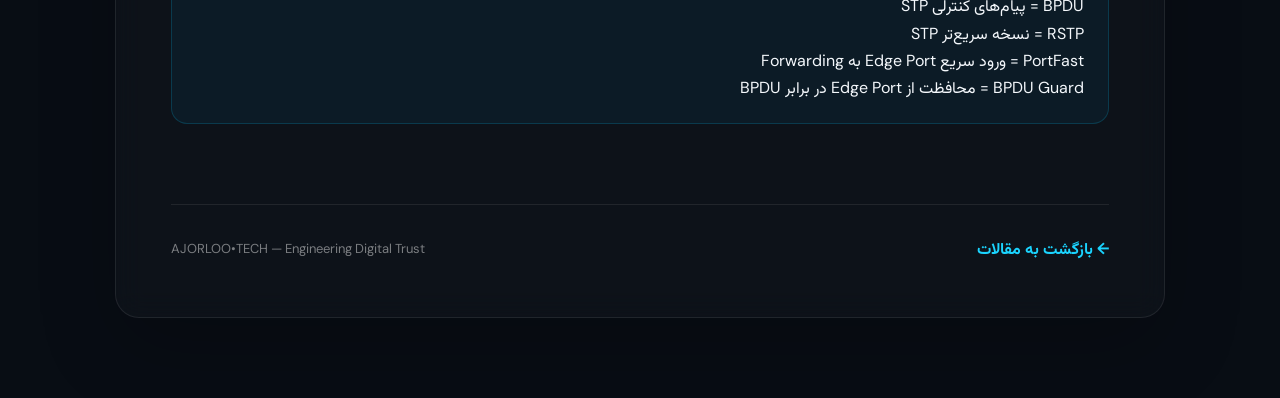
<file: stp-rstp.html>
<!DOCTYPE html>
<html lang="fa" dir="rtl">
<head>
  <meta charset="UTF-8" />
  <meta name="viewport" content="width=device-width, initial-scale=1.0" />

  <title>STP و RSTP چیست؟ | AJORLOO•TECH</title>

  <meta
    name="description"
    content="راهنمای کامل STP و RSTP در شبکه، جلوگیری از Loop، Root Bridge، BPDU، PortFast، BPDU Guard و دستورات کاربردی Cisco."
  />

  <link rel="preconnect" href="https://fonts.googleapis.com">
  <link rel="preconnect" href="https://fonts.gstatic.com" crossorigin>

  <link
    href="https://fonts.googleapis.com/css2?family=DM+Sans:wght@400;500;600;700&family=Vazirmatn:wght@400;500;600;700;800&display=swap"
    rel="stylesheet"
  />

  <link rel="stylesheet" href="../styles.css" />

  <style>
    .article-page {
      min-height: 100vh;
      padding: 140px 20px 80px;
      background:
        radial-gradient(circle at 15% 10%, rgba(0, 190, 255, 0.08), transparent 30%),
        radial-gradient(circle at 85% 20%, rgba(30, 90, 255, 0.08), transparent 30%);
    }

    .article-container {
      width: min(1050px, 100%);
      margin: 0 auto;
    }

    .article-header {
      text-align: center;
      margin-bottom: 55px;
    }

    .article-category-badge {
      display: inline-flex;
      align-items: center;
      gap: 8px;
      padding: 8px 15px;
      border: 1px solid rgba(0, 200, 255, 0.25);
      border-radius: 999px;
      background: rgba(0, 180, 255, 0.07);
      color: #19cfff;
      font-size: 12px;
      font-weight: 700;
      letter-spacing: 0.08em;
      margin-bottom: 20px;
    }

    .article-header h1 {
      margin: 0 auto 20px;
      max-width: 900px;
      font-size: clamp(32px, 5vw, 58px);
      line-height: 1.25;
      font-weight: 800;
    }

    .article-header p {
      max-width: 800px;
      margin: 0 auto;
      color: rgba(255,255,255,0.68);
      line-height: 2;
      font-size: 16px;
    }

    .article-meta-bar {
      display: flex;
      justify-content: center;
      align-items: center;
      flex-wrap: wrap;
      gap: 12px;
      margin-top: 25px;
    }

    .article-meta-item {
      padding: 7px 13px;
      border-radius: 8px;
      background: rgba(255,255,255,0.04);
      border: 1px solid rgba(255,255,255,0.08);
      color: rgba(255,255,255,0.65);
      font-size: 13px;
    }

    .article-content {
      background: rgba(255,255,255,0.025);
      border: 1px solid rgba(255,255,255,0.08);
      border-radius: 24px;
      padding: clamp(25px, 5vw, 55px);
      backdrop-filter: blur(14px);
      box-shadow: 0 30px 80px rgba(0,0,0,0.18);
    }

    .article-content h2 {
      margin: 50px 0 18px;
      font-size: clamp(23px, 3vw, 32px);
      line-height: 1.5;
    }

    .article-content h2:first-child {
      margin-top: 0;
    }

    .article-content h3 {
      margin: 32px 0 15px;
      font-size: 21px;
    }

    .article-content p {
      color: rgba(255,255,255,0.72);
      line-height: 2.15;
      font-size: 16px;
      margin: 0 0 18px;
    }

    .article-content ul,
    .article-content ol {
      padding-right: 25px;
      margin: 20px 0;
    }

    .article-content li {
      color: rgba(255,255,255,0.72);
      line-height: 2;
      margin-bottom: 8px;
    }

    .highlight-box {
      margin: 30px 0;
      padding: 22px 24px;
      border-radius: 16px;
      background: rgba(0, 180, 255, 0.06);
      border: 1px solid rgba(0, 200, 255, 0.18);
    }

    .highlight-box strong {
      color: #20d4ff;
    }

    .warning-box {
      margin: 30px 0;
      padding: 22px 24px;
      border-radius: 16px;
      background: rgba(255, 170, 0, 0.05);
      border: 1px solid rgba(255, 180, 0, 0.18);
    }

    .warning-box strong {
      color: #ffc44d;
    }

    .comparison-table-wrapper {
      overflow-x: auto;
      margin: 30px 0;
      border-radius: 16px;
      border: 1px solid rgba(255,255,255,0.08);
    }

    .comparison-table {
      width: 100%;
      min-width: 650px;
      border-collapse: collapse;
    }

    .comparison-table th,
    .comparison-table td {
      padding: 16px 18px;
      text-align: right;
      border-bottom: 1px solid rgba(255,255,255,0.07);
    }

    .comparison-table th {
      background: rgba(255,255,255,0.05);
      color: #fff;
      font-weight: 700;
    }

    .comparison-table td {
      color: rgba(255,255,255,0.68);
    }

    .comparison-table tr:last-child td {
      border-bottom: none;
    }

    .code-block {
      direction: ltr;
      text-align: left;
      margin: 25px 0;
      padding: 22px;
      border-radius: 14px;
      background: #07111f;
      border: 1px solid rgba(255,255,255,0.08);
      overflow-x: auto;
      font-family: "DM Sans", monospace;
      font-size: 14px;
      line-height: 1.8;
      color: #dcecff;
      white-space: pre;
    }

    .scenario-card {
      margin: 28px 0;
      padding: 25px;
      border-radius: 18px;
      background: rgba(255,255,255,0.035);
      border: 1px solid rgba(255,255,255,0.08);
    }

    .scenario-card h3 {
      margin-top: 0;
    }

    .flow {
      display: flex;
      justify-content: center;
      align-items: center;
      flex-wrap: wrap;
      gap: 12px;
      margin: 30px 0;
    }

    .flow-item {
      padding: 14px 18px;
      border-radius: 12px;
      background: rgba(255,255,255,0.05);
      border: 1px solid rgba(255,255,255,0.08);
      font-weight: 600;
      text-align: center;
    }

    .flow-arrow {
      color: #1bd4ff;
      font-size: 22px;
    }

    .article-footer {
      margin-top: 50px;
      padding-top: 30px;
      border-top: 1px solid rgba(255,255,255,0.08);
      display: flex;
      justify-content: space-between;
      gap: 20px;
      flex-wrap: wrap;
      align-items: center;
    }

    .back-link {
      display: inline-flex;
      align-items: center;
      gap: 8px;
      color: #1bd4ff;
      text-decoration: none;
      font-weight: 700;
    }

    .article-brand {
      color: rgba(255,255,255,0.45);
      font-size: 13px;
    }

    @media (max-width: 700px) {
      .article-page {
        padding-top: 110px;
      }

      .article-content {
        border-radius: 18px;
      }

      .article-content p,
      .article-content li {
        font-size: 15px;
      }

      .article-footer {
        flex-direction: column;
        align-items: flex-start;
      }
    }
  </style>
</head>

<body>

  <main class="article-page">
    <div class="article-container">

      <!-- Article Header -->
      <header class="article-header">

        <div class="article-category-badge">
          SWITCHING
        </div>

        <h1>
          STP و RSTP چیست؟
          راهنمای جلوگیری از Loop در شبکه
        </h1>

        <p>
          Spanning Tree Protocol یکی از مهم‌ترین مکانیزم‌های شبکه‌های
          Ethernet برای جلوگیری از ایجاد Loop در لایه دوم است. در این مقاله
          با STP، RSTP، Root Bridge، BPDU، Port Stateها، PortFast و
          BPDU Guard آشنا می‌شویم.
        </p>

        <div class="article-meta-bar">
          <span class="article-meta-item">Switching</span>
          <span class="article-meta-item">Intermediate</span>
          <span class="article-meta-item">12 دقیقه مطالعه</span>
        </div>

      </header>


      <!-- Article Content -->
      <article class="article-content">

        <h2>STP چیست؟</h2>

        <p>
          STP مخفف
          <strong>Spanning Tree Protocol</strong>
          است. این پروتکل برای جلوگیری از Loop در شبکه‌های لایه دوم
          Ethernet طراحی شده است.
        </p>

        <p>
          در شبکه‌های سازمانی معمولاً برای افزایش Redundancy بین سوئیچ‌ها
          چند مسیر فیزیکی ایجاد می‌شود. این کار برای High Availability
          مفید است، اما اگر کنترل نشود می‌تواند باعث ایجاد Loop شود.
        </p>

        <div class="highlight-box">
          <strong>هدف اصلی STP:</strong>
          جلوگیری از Loop در Layer 2 در حالی که مسیرهای Redundant در شبکه
          حفظ می‌شوند.
        </div>


        <h2>چرا Loop در شبکه خطرناک است؟</h2>

        <p>
          برخلاف برخی پروتکل‌های لایه سوم، فریم‌های Ethernet مکانیزم
          TTL مشابه IP ندارند. بنابراین در صورت ایجاد Loop، یک فریم ممکن
          است بارها در شبکه گردش کند.
        </p>

        <p>
          این اتفاق می‌تواند باعث افزایش شدید ترافیک و ایجاد
          <strong>Broadcast Storm</strong>
          شود.
        </p>

        <div class="scenario-card">

          <h3>یک مثال ساده</h3>

          <div class="flow">

            <div class="flow-item">
              Switch A
            </div>

            <div class="flow-arrow">
              ↔
            </div>

            <div class="flow-item">
              Switch B
            </div>

            <div class="flow-arrow">
              ↔
            </div>

            <div class="flow-item">
              Switch C
            </div>

            <div class="flow-arrow">
              ↔
            </div>

            <div class="flow-item">
              Switch A
            </div>

          </div>

          <p>
            این ساختار یک مسیر حلقه‌ای ایجاد کرده است. STP با قرار دادن
            برخی لینک‌ها در وضعیت Blocking/Discarding، مسیر Loop را
            می‌شکند.
          </p>

        </div>


        <h2>Broadcast Storm چیست؟</h2>

        <p>
          Broadcast زمانی اتفاق می‌افتد که یک فریم برای تمام دستگاه‌های
          موجود در Broadcast Domain ارسال شود.
        </p>

        <p>
          اگر این فریم وارد یک Loop لایه دوم شود، می‌تواند بارها در شبکه
          تکرار شود. نتیجه می‌تواند مصرف شدید پهنای باند، افزایش CPU
          سوئیچ‌ها، Packet Loss و حتی از دسترس خارج شدن شبکه باشد.
        </p>

        <div class="warning-box">
          <strong>نکته مهم:</strong>
          یک Loop ساده بین دو یا چند سوئیچ می‌تواند در مدت کوتاهی عملکرد
          کل شبکه را مختل کند.
        </div>


        <h2>STP چگونه Loop را از بین می‌برد؟</h2>

        <p>
          STP توپولوژی شبکه را بررسی می‌کند و از بین مسیرهای موجود،
          یک ساختار منطقی بدون Loop ایجاد می‌کند.
        </p>

        <p>
          برای این کار یکی از سوئیچ‌ها به عنوان
          <strong>Root Bridge</strong>
          انتخاب می‌شود و سپس بهترین مسیرها نسبت به Root تعیین می‌شوند.
        </p>


        <h2>Root Bridge چیست؟</h2>

        <p>
          Root Bridge نقطه مرجع محاسبات STP است. سایر سوئیچ‌ها بهترین مسیر
          خود را نسبت به Root Bridge محاسبه می‌کنند.
        </p>

        <p>
          انتخاب Root Bridge بر اساس Bridge ID انجام می‌شود. Bridge ID
          شامل Priority و MAC Address است.
        </p>

        <div class="highlight-box">
          <strong>قاعده مهم:</strong>
          در فرآیند انتخاب Root Bridge، Bridge ID پایین‌تر برنده می‌شود.
        </div>


        <h2>Root Port چیست؟</h2>

        <p>
          در هر Non-Root Switch، پورتی که بهترین مسیر به سمت Root Bridge
          را فراهم می‌کند، Root Port نام دارد.
        </p>

        <p>
          هر سوئیچ Non-Root معمولاً یک Root Port دارد.
        </p>


        <h2>Designated Port چیست؟</h2>

        <p>
          Designated Port پورتی است که برای یک Segment به عنوان مسیر
          Forwarding انتخاب می‌شود.
        </p>

        <p>
          در یک طراحی STP، ترکیب Root Port و Designated Port باعث می‌شود
          توپولوژی نهایی بدون Loop باقی بماند.
        </p>


        <h2>BPDU چیست؟</h2>

        <p>
          BPDU مخفف
          <strong>Bridge Protocol Data Unit</strong>
          است.
        </p>

        <p>
          سوئیچ‌های دارای STP از BPDU برای تبادل اطلاعات مربوط به
          Spanning Tree و محاسبه توپولوژی استفاده می‌کنند.
        </p>

        <div class="highlight-box">
          <strong>به زبان ساده:</strong>
          سوئیچ‌ها با استفاده از BPDU درباره ساختار STP با یکدیگر
          اطلاعات ردوبدل می‌کنند.
        </div>


        <h2>STP Port Stateها</h2>

        <p>
          در STP کلاسیک، پورت‌ها می‌توانند مراحل مختلفی را طی کنند تا
          وضعیت نهایی آن‌ها مشخص شود.
        </p>

        <div class="comparison-table-wrapper">

          <table class="comparison-table">

            <thead>
              <tr>
                <th>State</th>
                <th>کاربرد</th>
              </tr>
            </thead>

            <tbody>

              <tr>
                <td>Blocking</td>
                <td>جلوگیری از Forward کردن فریم‌ها برای جلوگیری از Loop</td>
              </tr>

              <tr>
                <td>Listening</td>
                <td>بررسی توپولوژی و BPDUها</td>
              </tr>

              <tr>
                <td>Learning</td>
                <td>یادگیری MAC Addressها بدون Forward معمول ترافیک</td>
              </tr>

              <tr>
                <td>Forwarding</td>
                <td>ارسال و دریافت عادی فریم‌ها</td>
              </tr>

              <tr>
                <td>Disabled</td>
                <td>پورت در فرآیند STP فعال نیست</td>
              </tr>

            </tbody>

          </table>

        </div>


        <h2>RSTP چیست؟</h2>

        <p>
          RSTP مخفف
          <strong>Rapid Spanning Tree Protocol</strong>
          است و نسخه سریع‌تر و بهینه‌تر STP محسوب می‌شود.
        </p>

        <p>
          هدف اصلی RSTP کاهش زمان Convergence در هنگام تغییرات توپولوژی
          است.
        </p>

        <div class="comparison-table-wrapper">

          <table class="comparison-table">

            <thead>
              <tr>
                <th>ویژگی</th>
                <th>STP</th>
                <th>RSTP</th>
              </tr>
            </thead>

            <tbody>

              <tr>
                <td>استاندارد</td>
                <td>802.1D</td>
                <td>802.1w</td>
              </tr>

              <tr>
                <td>Convergence</td>
                <td>کندتر</td>
                <td>سریع‌تر</td>
              </tr>

              <tr>
                <td>Port Roles</td>
                <td>Root / Designated</td>
                <td>Root / Designated / Alternate / Backup</td>
              </tr>

              <tr>
                <td>کاربرد</td>
                <td>شبکه‌های قدیمی‌تر</td>
                <td>شبکه‌های مدرن</td>
              </tr>

            </tbody>

          </table>

        </div>


        <h2>Convergence چیست؟</h2>

        <p>
          زمانی که توپولوژی شبکه تغییر می‌کند، مثلاً یک لینک قطع می‌شود،
          سوئیچ‌ها باید دوباره وضعیت مناسب مسیرها را محاسبه کنند.
        </p>

        <p>
          مدت زمانی که شبکه برای رسیدن به وضعیت پایدار جدید نیاز دارد،
          Convergence Time نامیده می‌شود.
        </p>

        <p>
          RSTP با مکانیزم‌های سریع‌تر می‌تواند این فرآیند را نسبت به STP
          کلاسیک سریع‌تر انجام دهد.
        </p>


        <h2>PortFast چیست؟</h2>

        <p>
          PortFast قابلیتی است که معمولاً روی پورت‌های متصل به End Device
          فعال می‌شود تا پورت سریع‌تر وارد وضعیت Forwarding شود.
        </p>

        <p>
          برای مثال اگر یک کامپیوتر به Switch متصل باشد، منطقی نیست که
          پورت برای مدت طولانی منتظر فرآیندهای معمول STP بماند.
        </p>

        <div class="code-block">interface GigabitEthernet0/10
 spanning-tree portfast</div>

        <div class="warning-box">
          <strong>هشدار:</strong>
          PortFast نباید به‌صورت بی‌دلیل روی لینک‌های بین سوئیچ‌ها فعال شود.
          این قابلیت برای Edge/End Device Portها طراحی شده است.
        </div>


        <h2>BPDU Guard چیست؟</h2>

        <p>
          BPDU Guard یک مکانیزم حفاظتی است که معمولاً همراه PortFast در
          پورت‌های Edge استفاده می‌شود.
        </p>

        <p>
          اگر پورتی که برای End Device در نظر گرفته شده BPDU دریافت کند،
          BPDU Guard می‌تواند پورت را برای جلوگیری از ایجاد مشکل در STP
          وارد وضعیت خطا کند.
        </p>

        <div class="code-block">interface GigabitEthernet0/10
 spanning-tree portfast
 spanning-tree bpduguard enable</div>


        <h2>تنظیم Root Bridge در Cisco</h2>

        <p>
          در یک شبکه واقعی بهتر است Root Bridge را آگاهانه انتخاب کنیم و
          اجازه ندهیم انتخاب Root صرفاً بر اساس وضعیت تصادفی یا MAC Address
          انجام شود.
        </p>

        <p>
          در برخی تجهیزات Cisco می‌توان از دستور زیر استفاده کرد:
        </p>

        <div class="code-block">spanning-tree vlan 10 root primary</div>

        <p>
          این دستور برای VLAN مشخص، سوئیچ را برای نقش Root Primary
          تنظیم می‌کند.
        </p>


        <h2>بررسی وضعیت STP در Cisco</h2>

        <p>
          یکی از مهم‌ترین دستورات برای Troubleshooting:
        </p>

        <div class="code-block">show spanning-tree</div>

        <p>
          برای مشاهده وضعیت STP یک VLAN مشخص:
        </p>

        <div class="code-block">show spanning-tree vlan 10</div>

        <p>
          همچنین برای بررسی جزئیات وضعیت یک Interface می‌توان از:
        </p>

        <div class="code-block">show spanning-tree interface GigabitEthernet0/10 detail</div>


        <h2>یک سناریوی واقعی</h2>

        <div class="scenario-card">

          <h3>شبکه سه سوئیچی</h3>

          <p>
            فرض کنید در یک شرکت سه سوئیچ داریم:
          </p>

          <ul>
            <li>Core Switch</li>
            <li>Distribution Switch</li>
            <li>Access Switch</li>
          </ul>

          <p>
            برای افزایش Redundancy، بین سوئیچ‌ها چند لینک ایجاد شده است.
            در صورت نبود STP، احتمال ایجاد Loop وجود دارد.
          </p>

          <div class="flow">

            <div class="flow-item">
              Core
            </div>

            <div class="flow-arrow">
              ↔
            </div>

            <div class="flow-item">
              Distribution
            </div>

            <div class="flow-arrow">
              ↔
            </div>

            <div class="flow-item">
              Access
            </div>

          </div>

          <p>
            STP می‌تواند یکی از مسیرهای Redundant را در وضعیت غیرForwarding
            نگه دارد. اگر مسیر اصلی قطع شود، مسیر جایگزین می‌تواند وارد
            مدار شود.
          </p>

        </div>


        <h2>STP و Redundancy</h2>

        <p>
          نکته مهم این است که STP برای حذف کامل Redundancy طراحی نشده است.
          هدف آن جلوگیری از Loop در حالی است که مسیرهای جایگزین در
          توپولوژی وجود داشته باشند.
        </p>

        <p>
          بنابراین اگر یک لینک فعال قطع شود، STP/RSTP می‌تواند مسیر
          جایگزین را فعال کند.
        </p>


        <h2>اشتباهات رایج در STP</h2>

        <h3>۱. انتخاب نکردن Root Bridge</h3>

        <p>
          در شبکه‌های سازمانی بهتر است Root Bridge بر اساس طراحی شبکه
          مشخص شود، نه اینکه انتخاب آن کاملاً به صورت تصادفی انجام شود.
        </p>


        <h3>۲. فعال کردن PortFast روی لینک بین Switchها</h3>

        <p>
          این کار می‌تواند در شرایط نامناسب باعث ایجاد مشکلات جدی در
          توپولوژی Layer 2 شود.
        </p>


        <h3>۳. استفاده نکردن از BPDU Guard روی Edge Portها</h3>

        <p>
          در شبکه‌های سازمانی، ترکیب PortFast و BPDU Guard می‌تواند
          یک لایه حفاظتی مهم برای پورت‌های End Device فراهم کند.
        </p>


        <h3>۴. نادیده گرفتن تغییرات STP</h3>

        <p>
          تغییر Root، قطع لینک یا تغییر وضعیت پورت‌ها باید در زمان
          Troubleshooting بررسی شود.
        </p>


        <h2>STP یا RSTP؟</h2>

        <p>
          در شبکه‌های مدرن معمولاً RSTP انتخاب مناسب‌تری نسبت به STP
          کلاسیک است، زیرا Convergence سریع‌تری ارائه می‌دهد.
        </p>

        <div class="highlight-box">
          <strong>قاعده ساده:</strong>
          <br>
          STP = جلوگیری از Loop
          <br>
          RSTP = جلوگیری از Loop + Convergence سریع‌تر
        </div>


        <h2>چک‌لیست سریع Troubleshooting</h2>

        <ol>

          <li>
            بررسی کنید Root Bridge کدام Switch است.
          </li>

          <li>
            وضعیت Root Portها و Designated Portها را بررسی کنید.
          </li>

          <li>
            Trunkها و VLANهای مجاز را بررسی کنید.
          </li>

          <li>
            وضعیت PortFast و BPDU Guard را بررسی کنید.
          </li>

          <li>
            تغییرات اخیر توپولوژی را بررسی کنید.
          </li>

          <li>
            لاگ‌های Switch را برای تغییرات STP بررسی کنید.
          </li>

        </ol>


        <h2>جمع‌بندی</h2>

        <p>
          STP یکی از پایه‌های مهم طراحی شبکه‌های Ethernet است. وقتی چند
          سوئیچ برای Redundancy به یکدیگر متصل می‌شوند، احتمال ایجاد
          Layer 2 Loop وجود دارد و STP وظیفه جلوگیری از این Loop را بر
          عهده دارد.
        </p>

        <p>
          RSTP نسخه سریع‌تر و مدرن‌تر این مکانیزم است و در زمان تغییر
          توپولوژی می‌تواند سریع‌تر به وضعیت پایدار برسد.
        </p>

        <p>
          در کنار STP/RSTP، قابلیت‌هایی مانند PortFast و BPDU Guard نیز
          برای محافظت بهتر از Edge Portها اهمیت زیادی دارند.
        </p>

        <div class="highlight-box">
          <strong>آنچه باید به خاطر بسپارید:</strong>
          <br><br>
          Root Bridge = نقطه مرجع STP
          <br>
          Root Port = بهترین مسیر به Root
          <br>
          Designated Port = مسیر Forwarding برای Segment
          <br>
          BPDU = پیام‌های کنترلی STP
          <br>
          RSTP = نسخه سریع‌تر STP
          <br>
          PortFast = ورود سریع Edge Port به Forwarding
          <br>
          BPDU Guard = محافظت از Edge Port در برابر BPDU
        </div>


        <!-- Article Footer -->
        <div class="article-footer">

          <a
            href="../index.html#articles"
            class="back-link"
          >
            ← بازگشت به مقالات
          </a>

          <span class="article-brand">
            AJORLOO•TECH — Engineering Digital Trust
          </span>

        </div>

      </article>

    </div>
  </main>

</body>
</html>
</file>
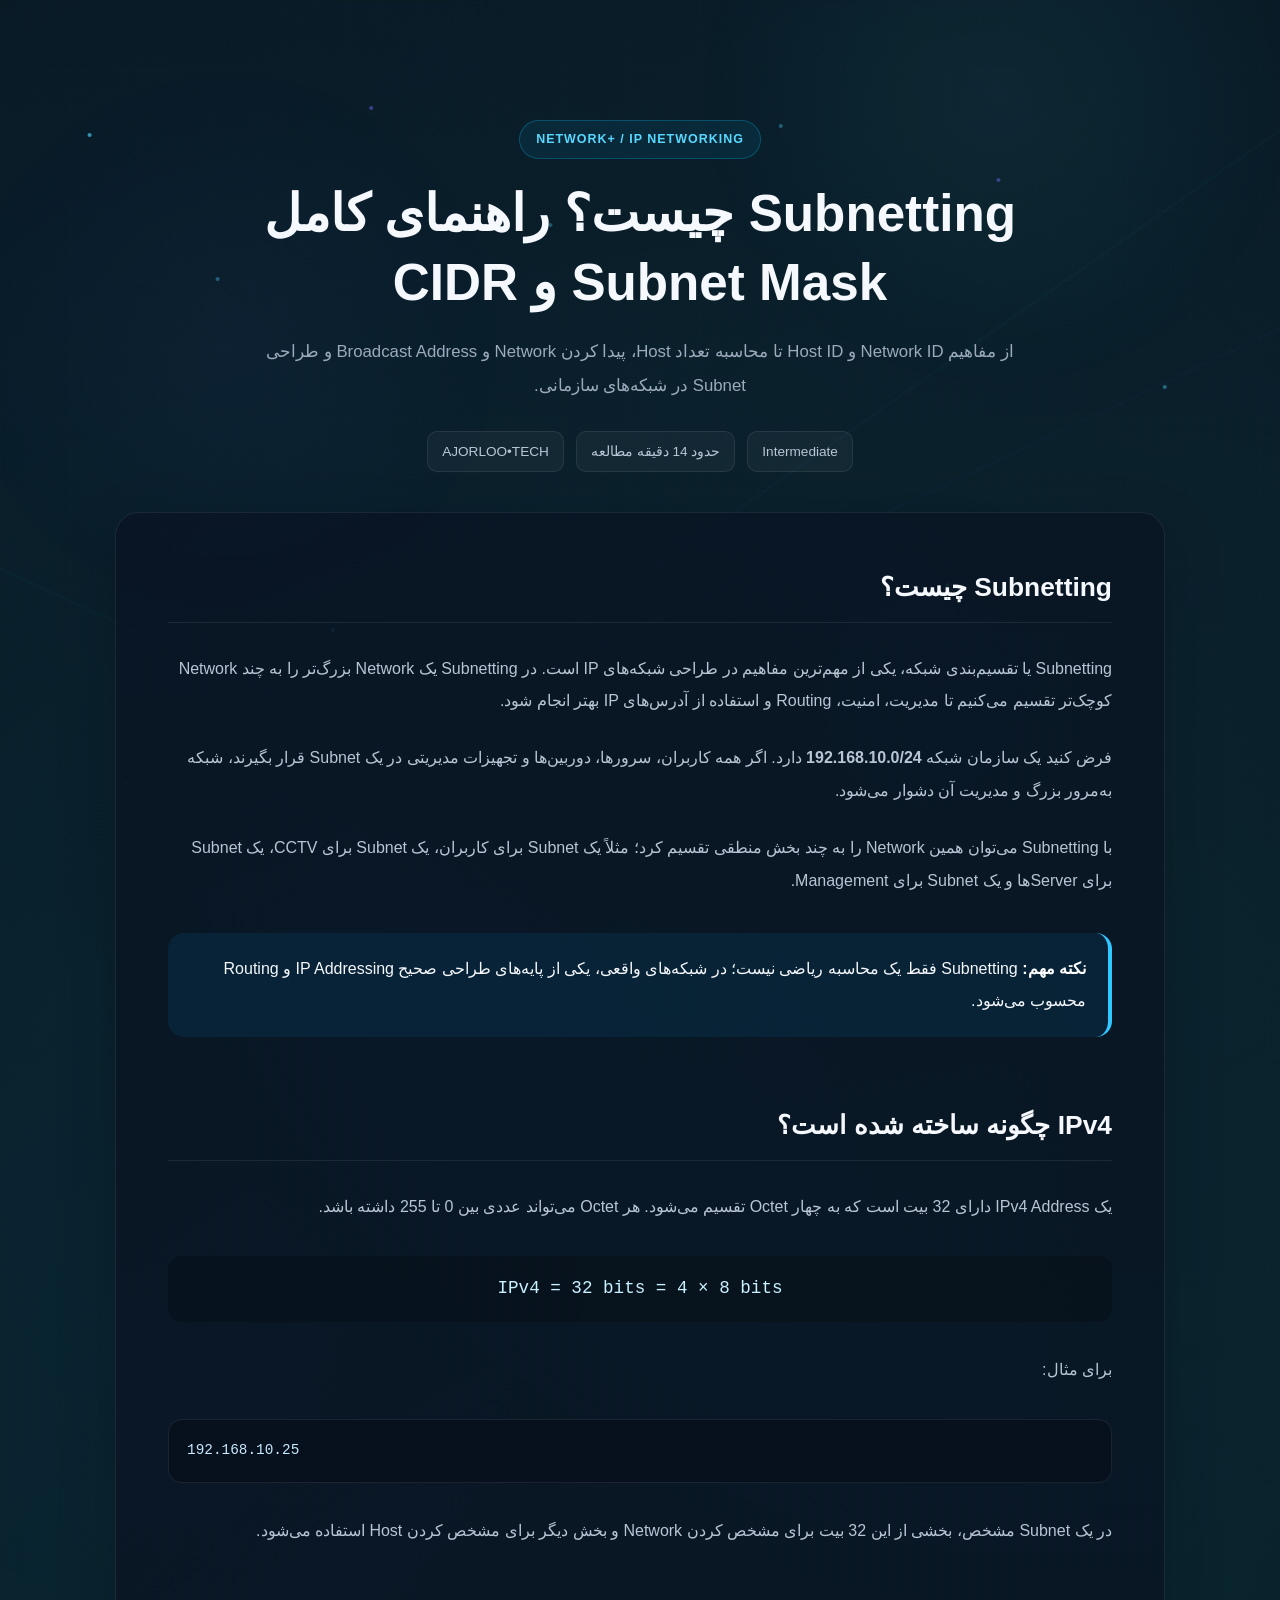
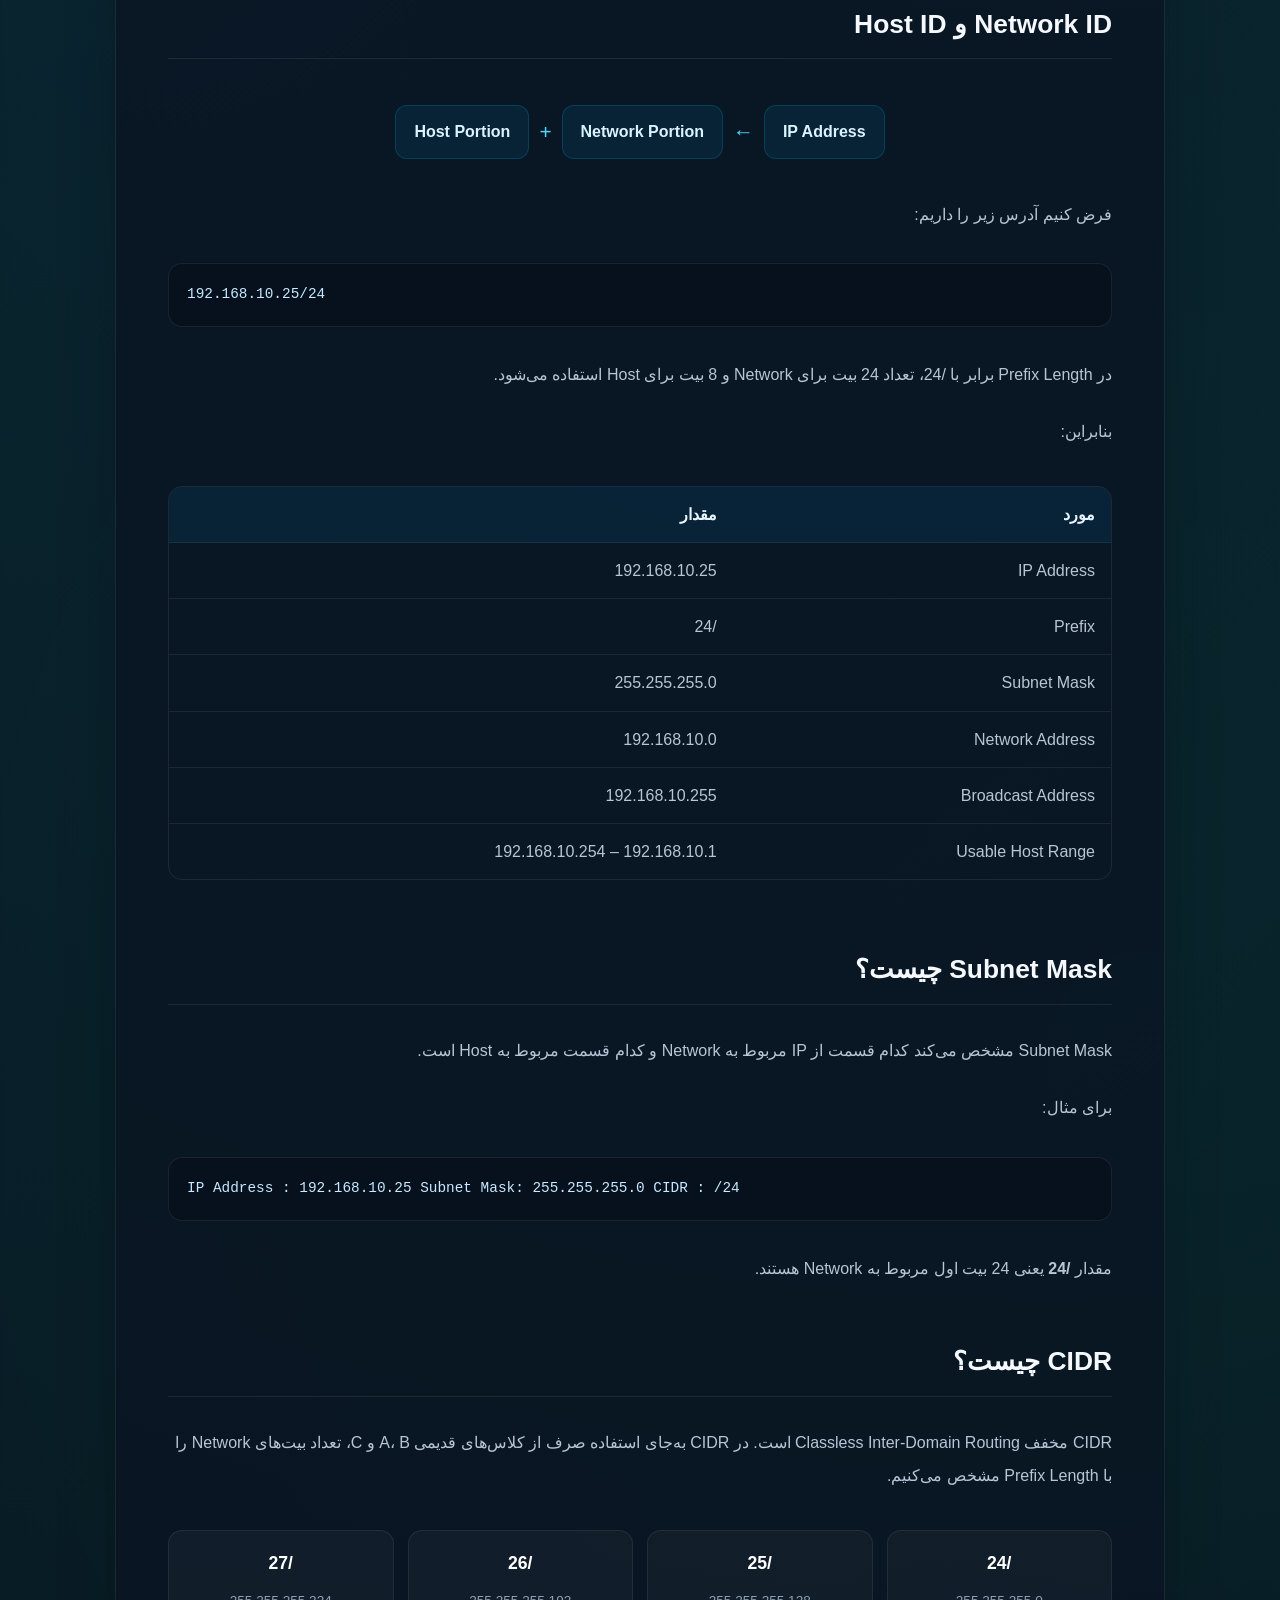
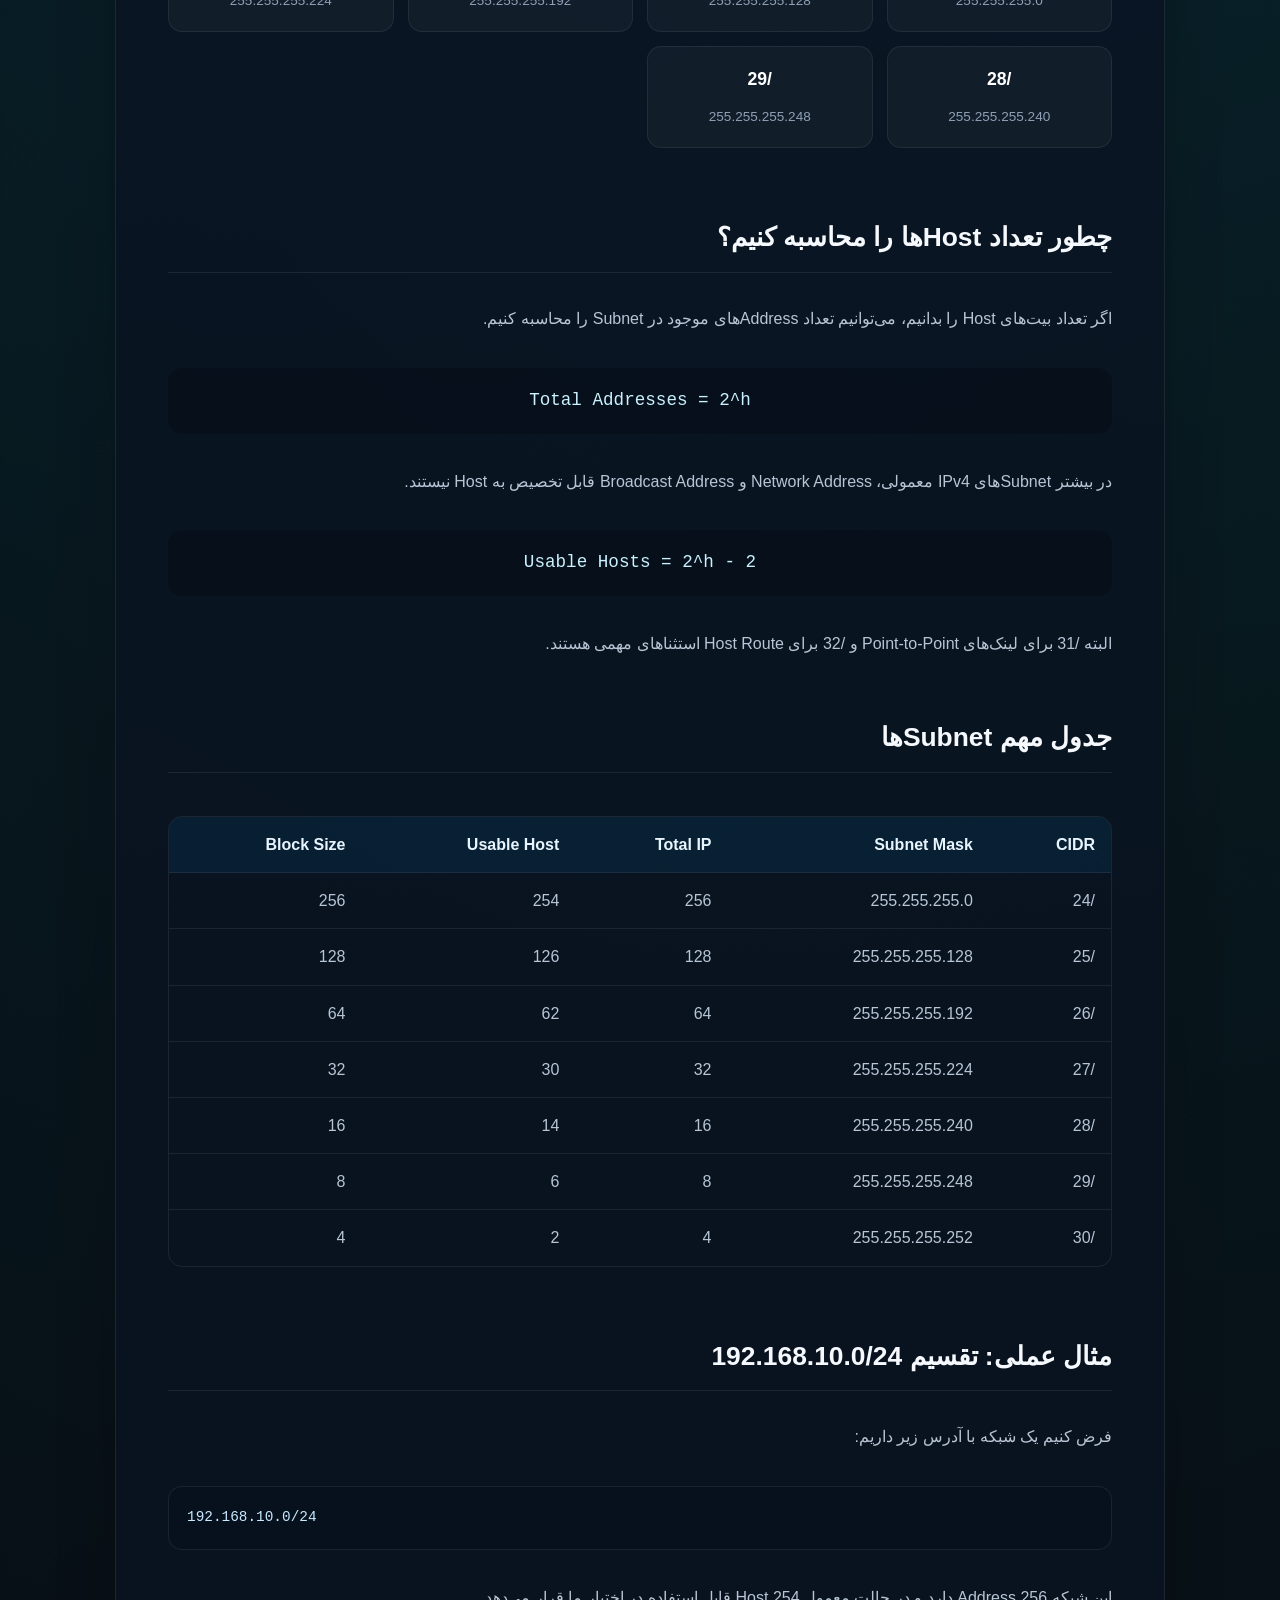
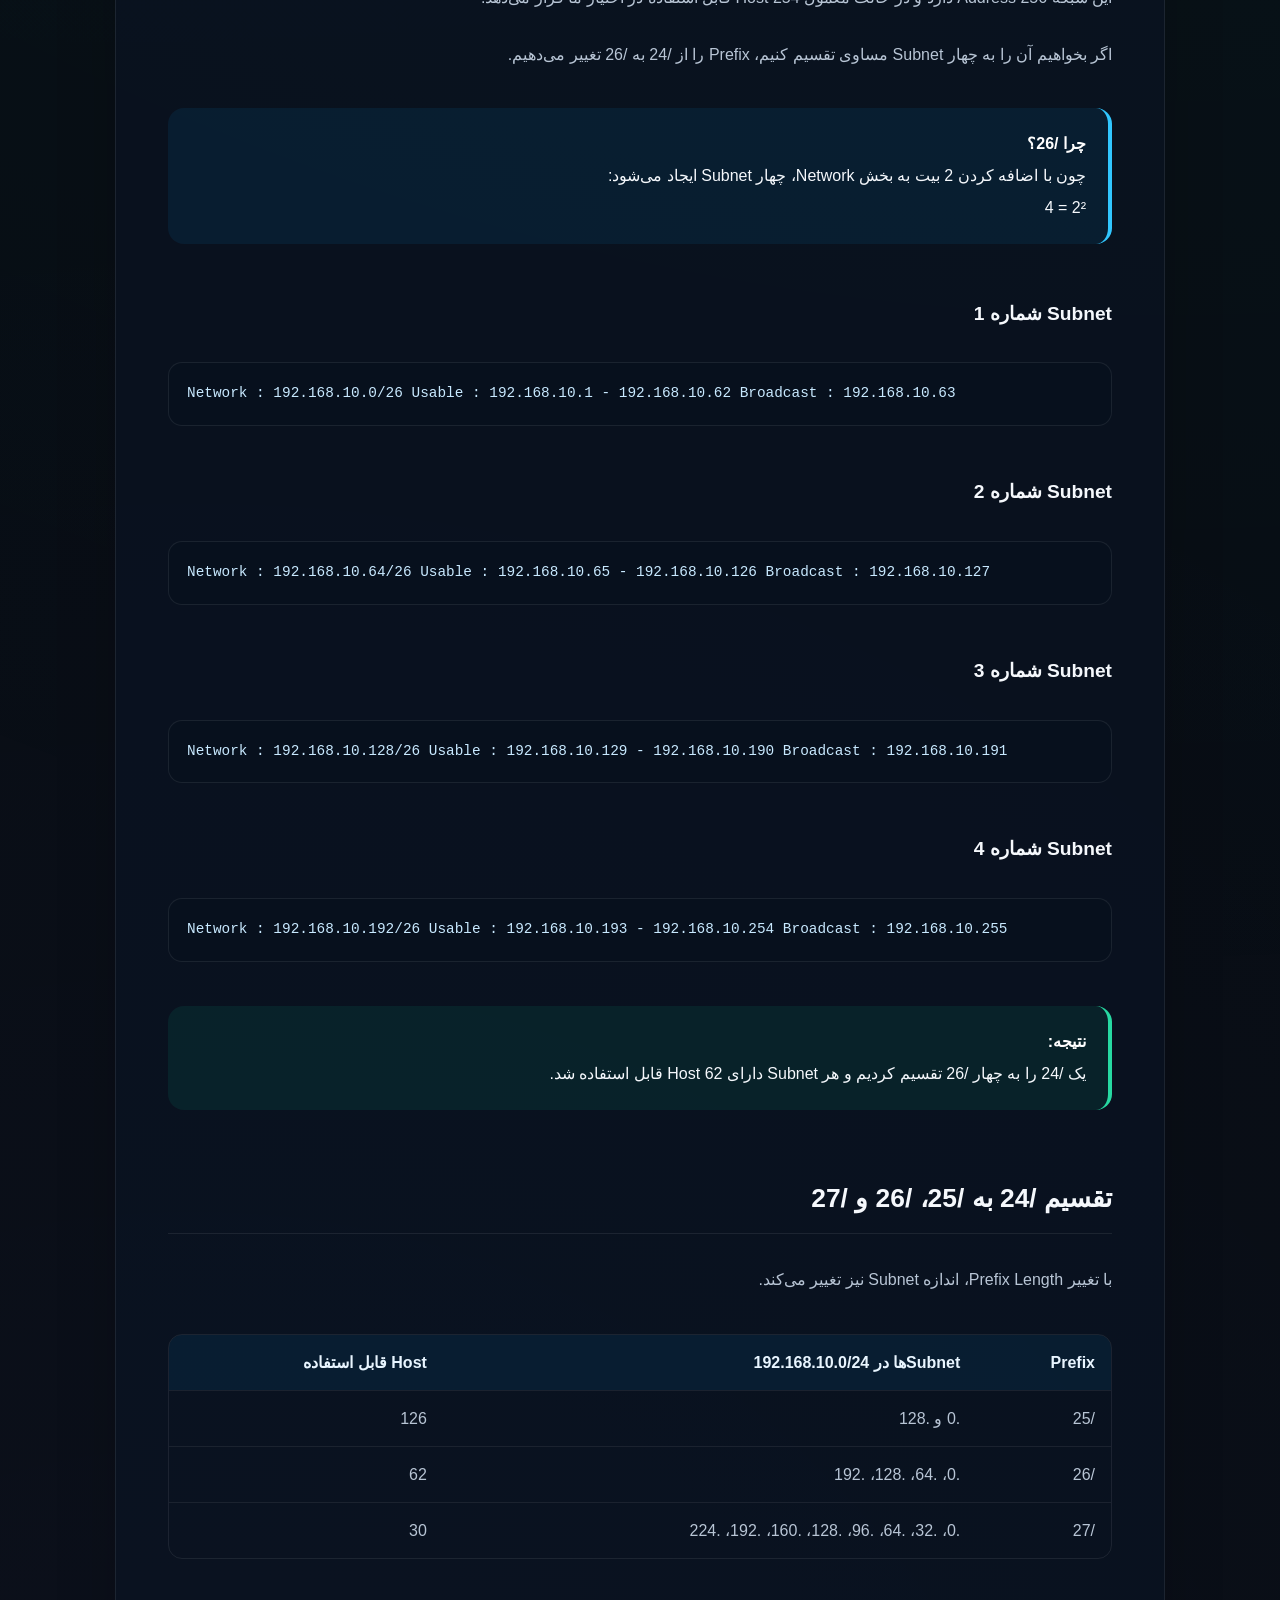
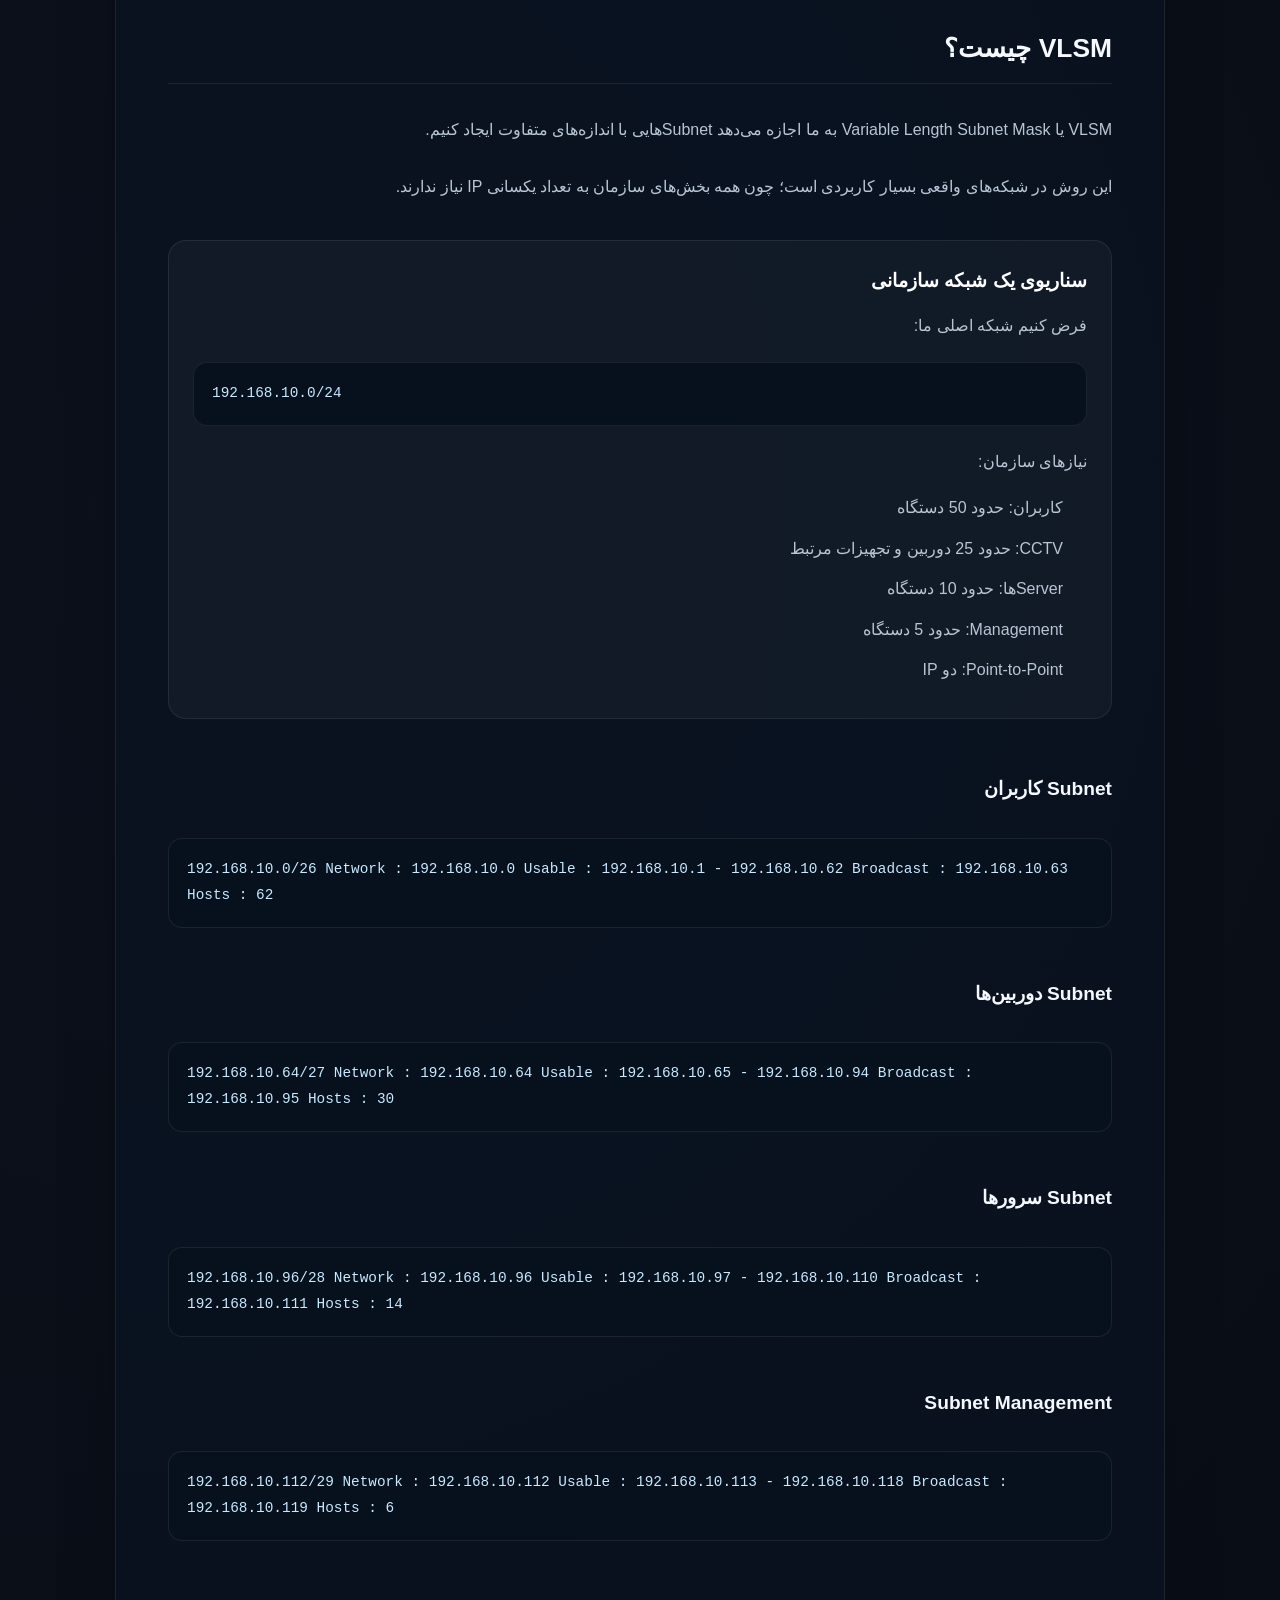
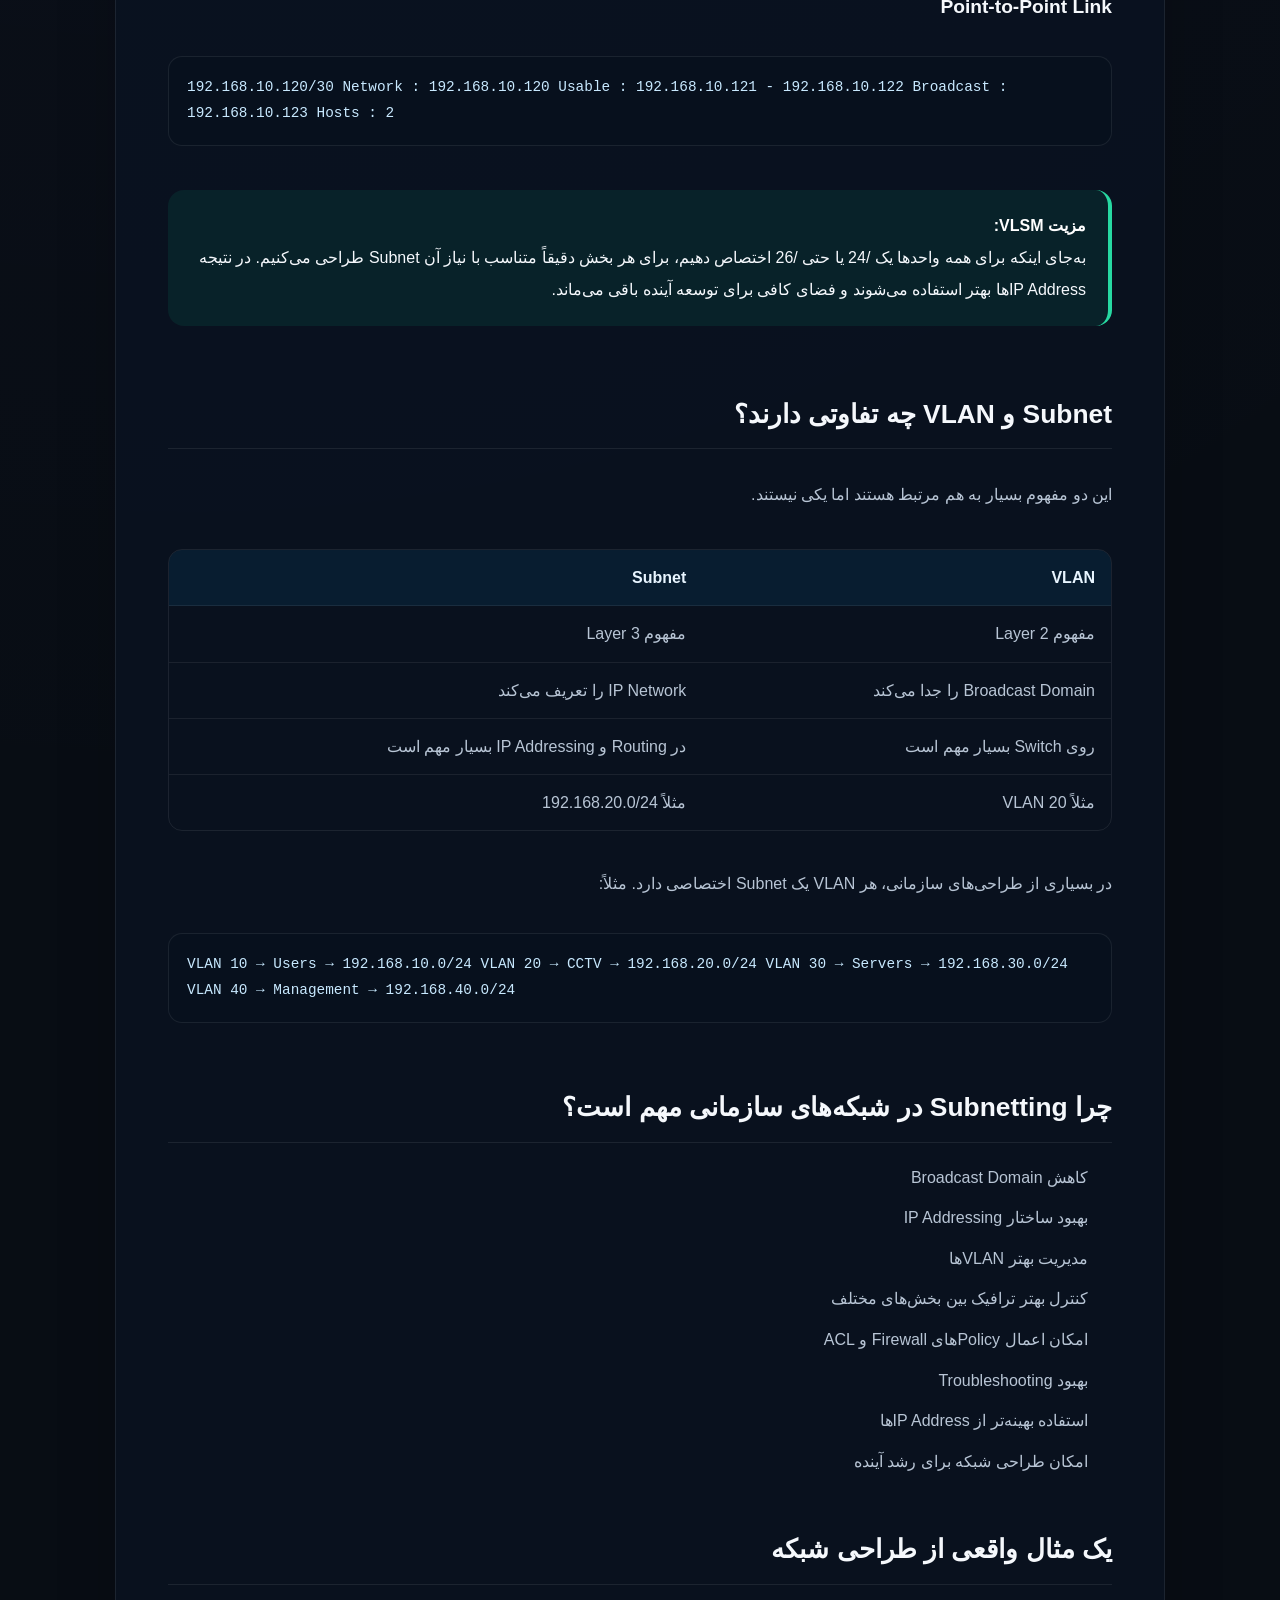
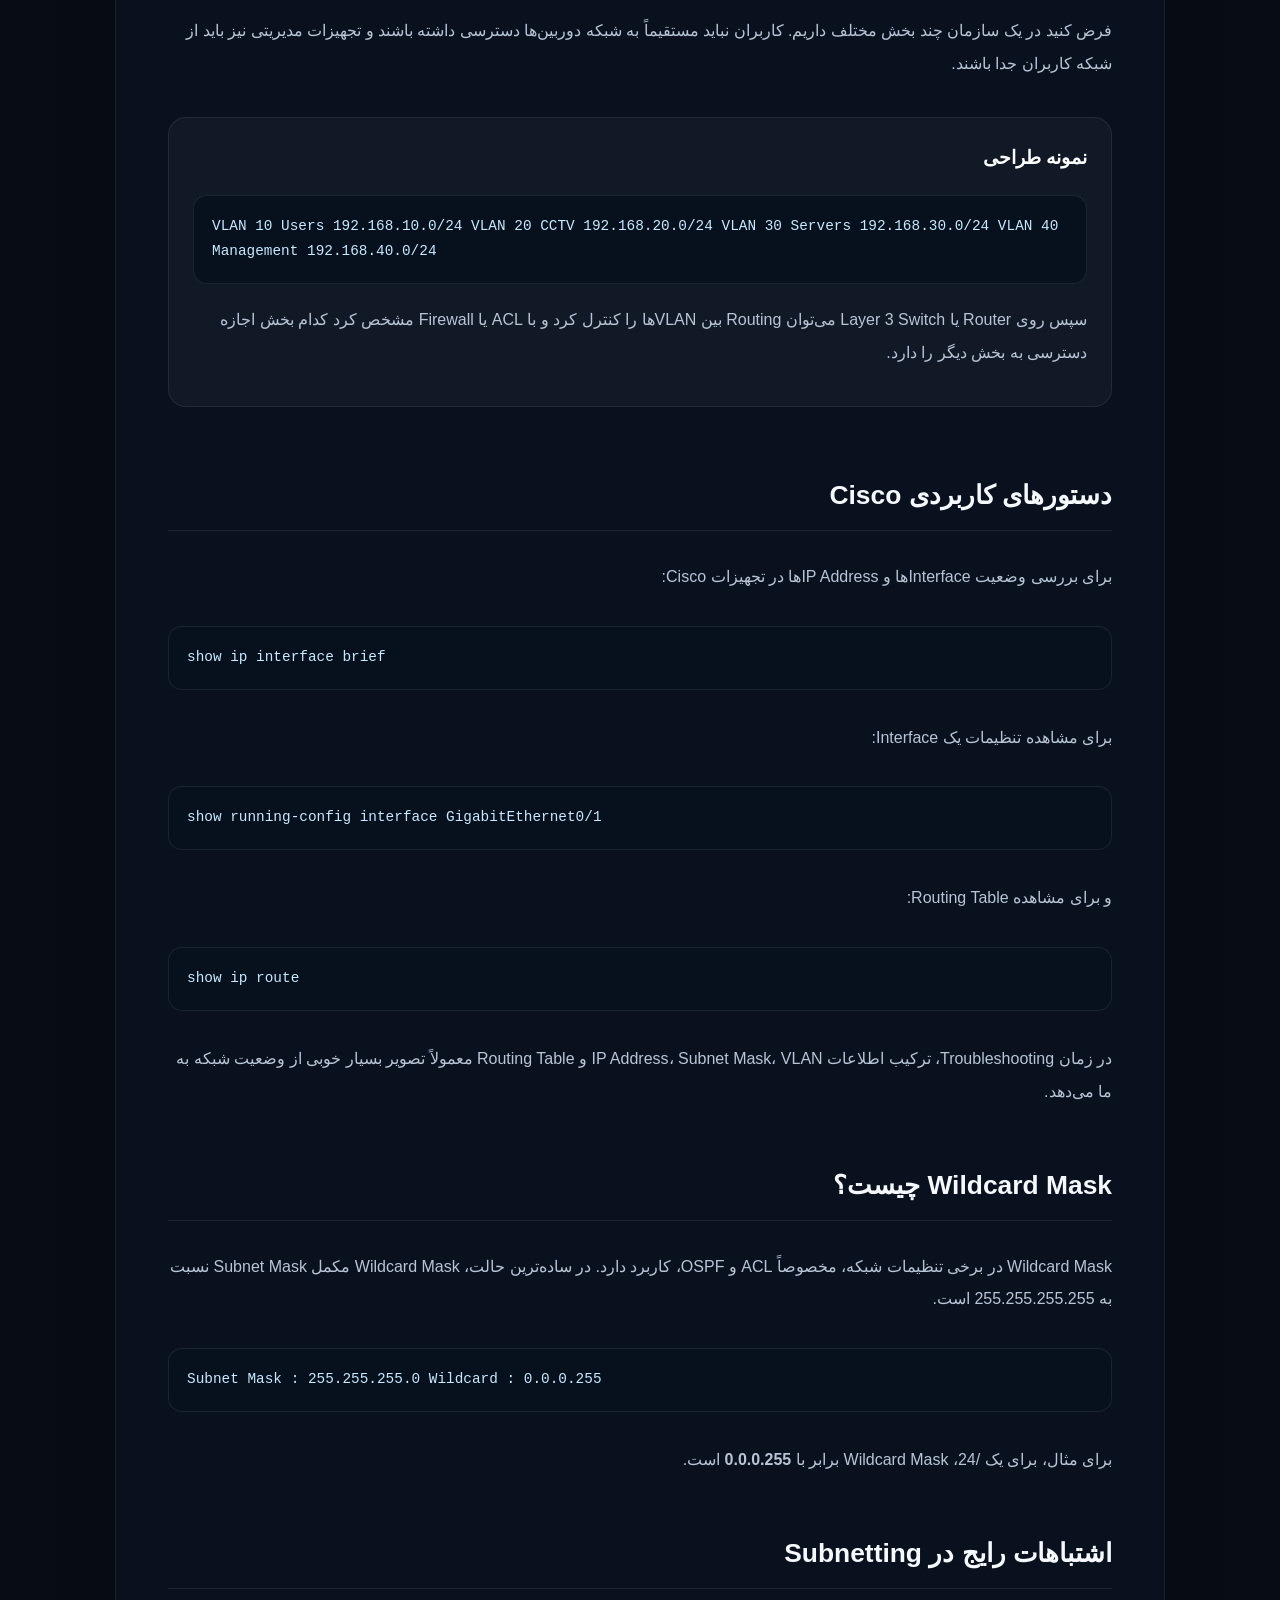
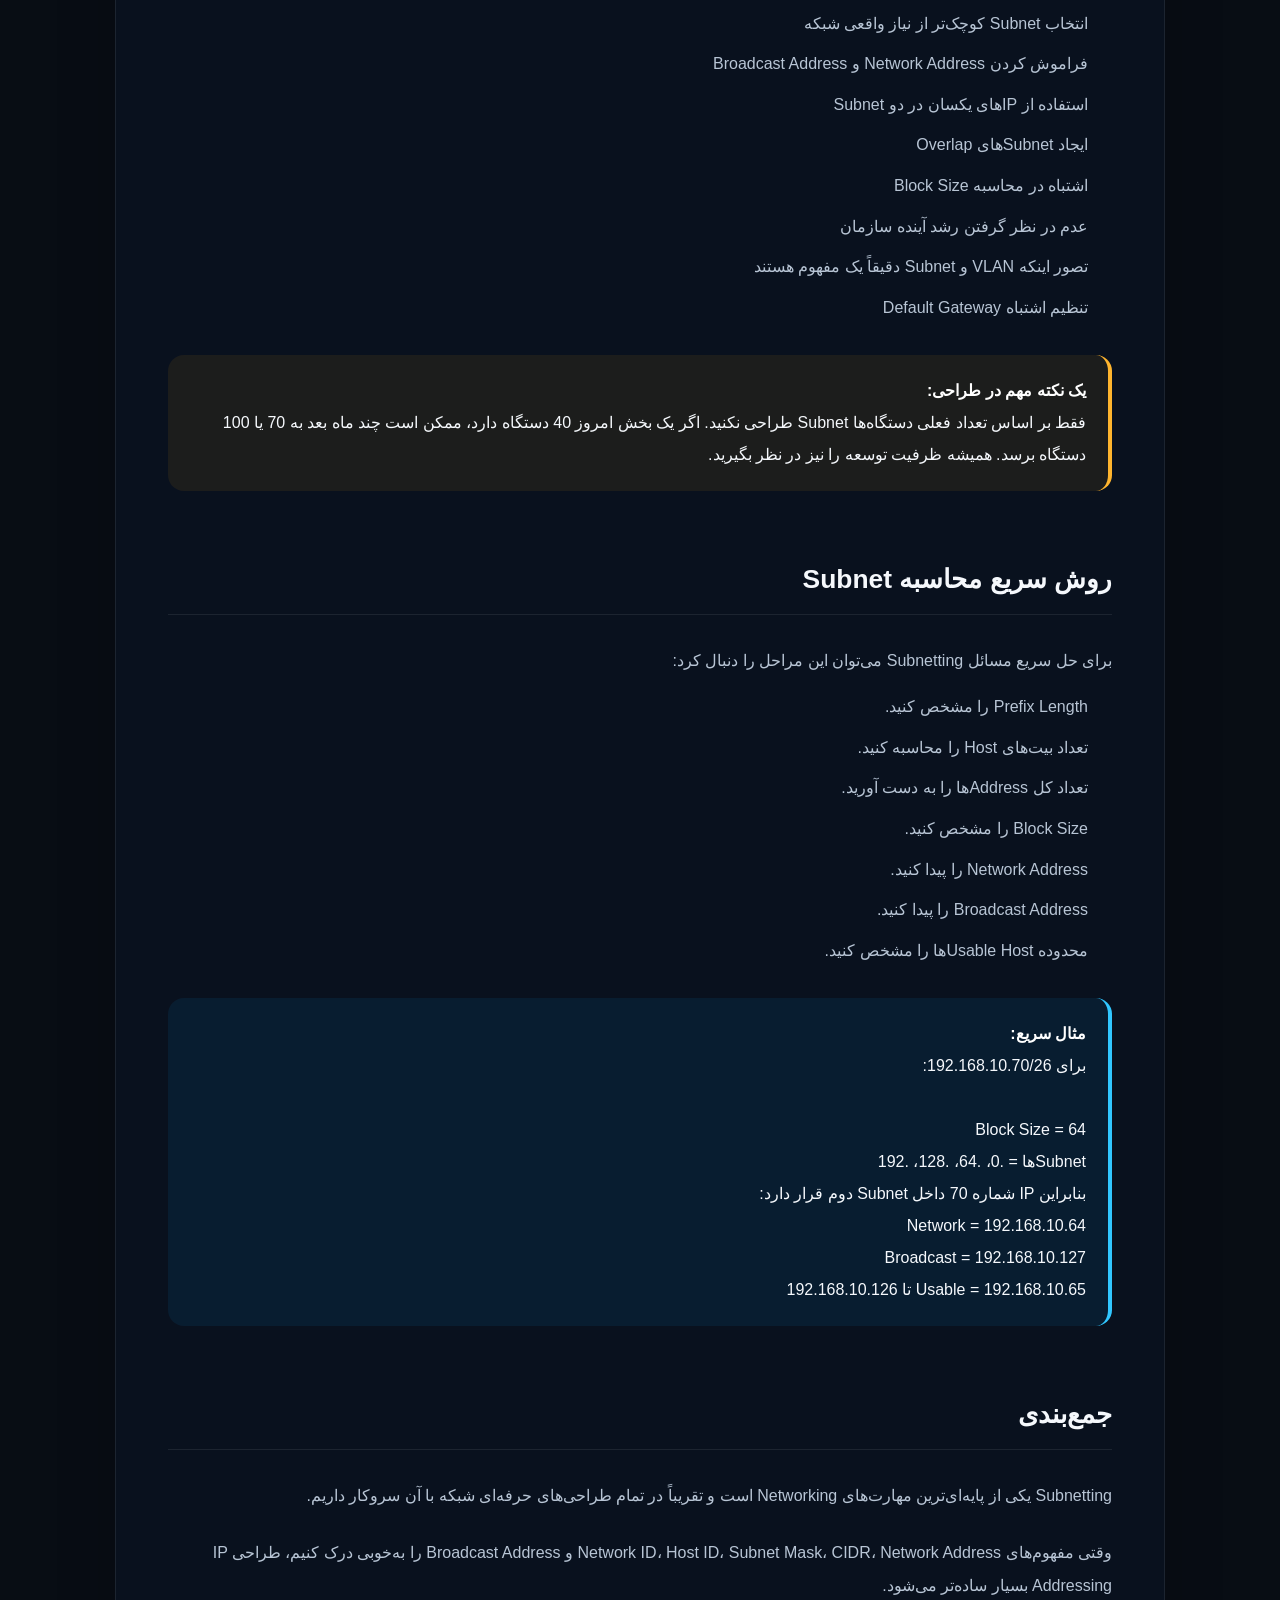
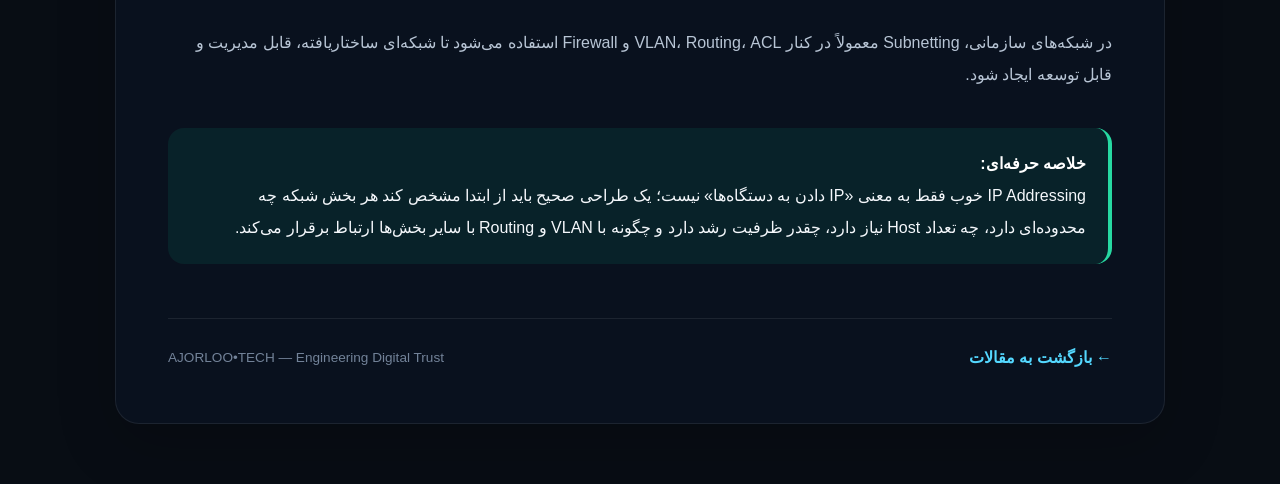
<file: subnetting.html>
<!DOCTYPE html>
<html lang="fa" dir="rtl">
<head>
  <meta charset="UTF-8" />
  <meta name="viewport" content="width=device-width, initial-scale=1.0" />

  <title>Subnetting چیست؟ راهنمای کامل Subnet Mask و CIDR | AJORLOO•TECH</title>

  <meta
    name="description"
    content="آموزش کامل Subnetting، Subnet Mask، CIDR، Network ID، Broadcast، محاسبه تعداد Host و طراحی Subnet در شبکه‌های سازمانی."
  />

  <link rel="stylesheet" href="../styles.css" />

  <style>
    .article-page {
      min-height: 100vh;
      padding: 120px 20px 60px;
      background:
        radial-gradient(circle at 10% 10%, rgba(0, 170, 255, 0.08), transparent 30%),
        radial-gradient(circle at 90% 20%, rgba(0, 255, 200, 0.06), transparent 30%);
    }

    .article-container {
      width: min(1050px, 100%);
      margin: 0 auto;
    }

    .article-header {
      text-align: center;
      margin-bottom: 40px;
    }

    .article-category-badge {
      display: inline-flex;
      align-items: center;
      padding: 8px 16px;
      border: 1px solid rgba(0, 200, 255, 0.25);
      border-radius: 999px;
      background: rgba(0, 180, 255, 0.08);
      color: #59d8ff;
      font-size: 0.78rem;
      font-weight: 700;
      letter-spacing: 1px;
      margin-bottom: 20px;
    }

    .article-header h1 {
      font-size: clamp(2rem, 4vw, 3.4rem);
      line-height: 1.35;
      margin: 0 auto 18px;
      max-width: 900px;
    }

    .article-header p {
      max-width: 800px;
      margin: 0 auto;
      color: #9baabd;
      font-size: 1.05rem;
      line-height: 2;
    }

    .article-meta-bar {
      display: flex;
      justify-content: center;
      flex-wrap: wrap;
      gap: 12px;
      margin-top: 28px;
    }

    .article-meta-item {
      padding: 8px 14px;
      border-radius: 10px;
      background: rgba(255,255,255,0.04);
      border: 1px solid rgba(255,255,255,0.08);
      color: #b9c6d6;
      font-size: 0.85rem;
    }

    .article-content {
      background: rgba(10, 20, 35, 0.72);
      border: 1px solid rgba(255,255,255,0.08);
      border-radius: 24px;
      padding: clamp(22px, 5vw, 52px);
      box-shadow: 0 20px 60px rgba(0,0,0,0.18);
    }

    .article-content h2 {
      font-size: 1.65rem;
      margin: 42px 0 18px;
      padding-bottom: 12px;
      border-bottom: 1px solid rgba(255,255,255,0.08);
    }

    .article-content h2:first-child {
      margin-top: 0;
    }

    .article-content h3 {
      font-size: 1.2rem;
      margin: 30px 0 12px;
    }

    .article-content p {
      color: #b8c5d5;
      line-height: 2.05;
      margin: 12px 0;
    }

    .article-content ul,
    .article-content ol {
      padding-right: 24px;
      color: #b8c5d5;
      line-height: 2.1;
    }

    .article-content li {
      margin-bottom: 7px;
    }

    .highlight-box,
    .warning-box,
    .success-box {
      margin: 24px 0;
      padding: 20px 22px;
      border-radius: 16px;
      line-height: 2;
    }

    .highlight-box {
      background: rgba(0, 170, 255, 0.08);
      border-right: 4px solid #31c7ff;
    }

    .warning-box {
      background: rgba(255, 170, 0, 0.08);
      border-right: 4px solid #ffb52e;
    }

    .success-box {
      background: rgba(0, 220, 160, 0.08);
      border-right: 4px solid #27d9a2;
    }

    .highlight-box strong,
    .warning-box strong,
    .success-box strong {
      color: #ffffff;
    }

    .comparison-table-wrapper {
      width: 100%;
      overflow-x: auto;
      margin: 25px 0;
      border-radius: 14px;
      border: 1px solid rgba(255,255,255,0.08);
    }

    .comparison-table {
      width: 100%;
      border-collapse: collapse;
      min-width: 650px;
    }

    .comparison-table th,
    .comparison-table td {
      padding: 14px 16px;
      text-align: right;
      border-bottom: 1px solid rgba(255,255,255,0.07);
    }

    .comparison-table th {
      background: rgba(0, 170, 255, 0.08);
      color: #e8f5ff;
      font-weight: 700;
    }

    .comparison-table td {
      color: #b8c5d5;
    }

    .comparison-table tr:last-child td {
      border-bottom: none;
    }

    .code-block {
      direction: ltr;
      text-align: left;
      overflow-x: auto;
      background: #07101d;
      border: 1px solid rgba(255,255,255,0.08);
      border-radius: 14px;
      padding: 18px;
      margin: 20px 0;
      color: #c8e9ff;
      font-family: Consolas, Monaco, monospace;
      font-size: 0.9rem;
      line-height: 1.8;
    }

    .scenario-card {
      margin: 24px 0;
      padding: 24px;
      border-radius: 18px;
      background: rgba(255,255,255,0.035);
      border: 1px solid rgba(255,255,255,0.08);
    }

    .scenario-card h3 {
      margin-top: 0;
      color: #ffffff;
    }

    .flow {
      display: flex;
      align-items: center;
      justify-content: center;
      flex-wrap: wrap;
      gap: 10px;
      margin: 28px 0;
    }

    .flow-item {
      padding: 12px 18px;
      border-radius: 12px;
      background: rgba(0, 170, 255, 0.08);
      border: 1px solid rgba(0, 200, 255, 0.18);
      color: #d9f4ff;
      font-weight: 600;
    }

    .flow-arrow {
      color: #51d8ff;
      font-size: 1.3rem;
    }

    .article-footer {
      display: flex;
      justify-content: space-between;
      align-items: center;
      gap: 20px;
      flex-wrap: wrap;
      margin-top: 30px;
      padding-top: 25px;
      border-top: 1px solid rgba(255,255,255,0.08);
    }

    .back-link {
      display: inline-flex;
      align-items: center;
      gap: 8px;
      color: #54d8ff;
      text-decoration: none;
      font-weight: 700;
    }

    .back-link:hover {
      opacity: 0.8;
    }

    .article-brand {
      color: #738399;
      font-size: 0.85rem;
    }

    .formula {
      direction: ltr;
      text-align: center;
      font-family: Consolas, Monaco, monospace;
      font-size: 1.1rem;
      padding: 18px;
      margin: 20px 0;
      border-radius: 14px;
      background: rgba(0,0,0,0.22);
      color: #c9f1ff;
    }

    .number-grid {
      display: grid;
      grid-template-columns: repeat(auto-fit, minmax(180px, 1fr));
      gap: 14px;
      margin: 25px 0;
    }

    .number-card {
      padding: 18px;
      border-radius: 14px;
      background: rgba(255,255,255,0.035);
      border: 1px solid rgba(255,255,255,0.07);
      text-align: center;
    }

    .number-card strong {
      display: block;
      color: #ffffff;
      font-size: 1.1rem;
      margin-bottom: 7px;
    }

    .number-card span {
      color: #8fa0b5;
      font-size: 0.85rem;
    }

    @media (max-width: 700px) {
      .article-page {
        padding: 95px 14px 40px;
      }

      .article-content {
        padding: 22px 17px;
        border-radius: 18px;
      }

      .article-header h1 {
        font-size: 1.9rem;
      }

      .article-content h2 {
        font-size: 1.4rem;
      }

      .flow {
        flex-direction: column;
      }

      .flow-arrow {
        transform: rotate(90deg);
      }
    }
  </style>
</head>

<body>

  <main class="article-page">
    <div class="article-container">

      <header class="article-header">

        <div class="article-category-badge">
          NETWORK+ / IP NETWORKING
        </div>

        <h1>
          Subnetting چیست؟ راهنمای کامل Subnet Mask و CIDR
        </h1>

        <p>
          از مفاهیم Network ID و Host ID تا محاسبه تعداد Host،
          پیدا کردن Network و Broadcast Address و طراحی Subnet در شبکه‌های سازمانی.
        </p>

        <div class="article-meta-bar">
          <span class="article-meta-item">Intermediate</span>
          <span class="article-meta-item">حدود 14 دقیقه مطالعه</span>
          <span class="article-meta-item">AJORLOO•TECH</span>
        </div>

      </header>


      <article class="article-content">

        <h2>Subnetting چیست؟</h2>

        <p>
          Subnetting یا تقسیم‌بندی شبکه، یکی از مهم‌ترین مفاهیم در طراحی
          شبکه‌های IP است. در Subnetting یک Network بزرگ‌تر را به چند
          Network کوچک‌تر تقسیم می‌کنیم تا مدیریت، امنیت، Routing و استفاده
          از آدرس‌های IP بهتر انجام شود.
        </p>

        <p>
          فرض کنید یک سازمان شبکه
          <strong>192.168.10.0/24</strong>
          دارد. اگر همه کاربران، سرورها، دوربین‌ها و تجهیزات مدیریتی در
          یک Subnet قرار بگیرند، شبکه به‌مرور بزرگ و مدیریت آن دشوار می‌شود.
        </p>

        <p>
          با Subnetting می‌توان همین Network را به چند بخش منطقی تقسیم کرد؛
          مثلاً یک Subnet برای کاربران، یک Subnet برای CCTV، یک Subnet برای
          Serverها و یک Subnet برای Management.
        </p>

        <div class="highlight-box">
          <strong>نکته مهم:</strong>
          Subnetting فقط یک محاسبه ریاضی نیست؛ در شبکه‌های واقعی، یکی از
          پایه‌های طراحی صحیح IP Addressing و Routing محسوب می‌شود.
        </div>


        <h2>IPv4 چگونه ساخته شده است؟</h2>

        <p>
          یک IPv4 Address دارای 32 بیت است که به چهار Octet تقسیم می‌شود.
          هر Octet می‌تواند عددی بین 0 تا 255 داشته باشد.
        </p>

        <div class="formula">
          IPv4 = 32 bits = 4 × 8 bits
        </div>

        <p>
          برای مثال:
        </p>

        <div class="code-block">
192.168.10.25
        </div>

        <p>
          در یک Subnet مشخص، بخشی از این 32 بیت برای مشخص کردن Network
          و بخش دیگر برای مشخص کردن Host استفاده می‌شود.
        </p>


        <h2>Network ID و Host ID</h2>

        <div class="flow">
          <div class="flow-item">IP Address</div>
          <div class="flow-arrow">←</div>
          <div class="flow-item">Network Portion</div>
          <div class="flow-arrow">+</div>
          <div class="flow-item">Host Portion</div>
        </div>

        <p>
          فرض کنیم آدرس زیر را داریم:
        </p>

        <div class="code-block">
192.168.10.25/24
        </div>

        <p>
          در Prefix Length برابر با /24، تعداد 24 بیت برای Network و
          8 بیت برای Host استفاده می‌شود.
        </p>

        <p>
          بنابراین:
        </p>

        <div class="comparison-table-wrapper">
          <table class="comparison-table">
            <thead>
              <tr>
                <th>مورد</th>
                <th>مقدار</th>
              </tr>
            </thead>

            <tbody>
              <tr>
                <td>IP Address</td>
                <td>192.168.10.25</td>
              </tr>

              <tr>
                <td>Prefix</td>
                <td>/24</td>
              </tr>

              <tr>
                <td>Subnet Mask</td>
                <td>255.255.255.0</td>
              </tr>

              <tr>
                <td>Network Address</td>
                <td>192.168.10.0</td>
              </tr>

              <tr>
                <td>Broadcast Address</td>
                <td>192.168.10.255</td>
              </tr>

              <tr>
                <td>Usable Host Range</td>
                <td>192.168.10.1 – 192.168.10.254</td>
              </tr>
            </tbody>
          </table>
        </div>


        <h2>Subnet Mask چیست؟</h2>

        <p>
          Subnet Mask مشخص می‌کند کدام قسمت از IP مربوط به Network و
          کدام قسمت مربوط به Host است.
        </p>

        <p>
          برای مثال:
        </p>

        <div class="code-block">
IP Address : 192.168.10.25
Subnet Mask: 255.255.255.0
CIDR       : /24
        </div>

        <p>
          مقدار <strong>/24</strong> یعنی 24 بیت اول مربوط به Network
          هستند.
        </p>


        <h2>CIDR چیست؟</h2>

        <p>
          CIDR مخفف Classless Inter-Domain Routing است.
          در CIDR به‌جای استفاده صرف از کلاس‌های قدیمی A، B و C،
          تعداد بیت‌های Network را با Prefix Length مشخص می‌کنیم.
        </p>

        <div class="number-grid">

          <div class="number-card">
            <strong>/24</strong>
            <span>255.255.255.0</span>
          </div>

          <div class="number-card">
            <strong>/25</strong>
            <span>255.255.255.128</span>
          </div>

          <div class="number-card">
            <strong>/26</strong>
            <span>255.255.255.192</span>
          </div>

          <div class="number-card">
            <strong>/27</strong>
            <span>255.255.255.224</span>
          </div>

          <div class="number-card">
            <strong>/28</strong>
            <span>255.255.255.240</span>
          </div>

          <div class="number-card">
            <strong>/29</strong>
            <span>255.255.255.248</span>
          </div>

        </div>


        <h2>چطور تعداد Hostها را محاسبه کنیم؟</h2>

        <p>
          اگر تعداد بیت‌های Host را بدانیم، می‌توانیم تعداد Addressهای
          موجود در Subnet را محاسبه کنیم.
        </p>

        <div class="formula">
          Total Addresses = 2^h
        </div>

        <p>
          در بیشتر Subnetهای IPv4 معمولی، Network Address و Broadcast Address
          قابل تخصیص به Host نیستند.
        </p>

        <div class="formula">
          Usable Hosts = 2^h - 2
        </div>

        <p>
          البته /31 برای لینک‌های Point-to-Point و /32 برای Host Route
          استثناهای مهمی هستند.
        </p>


        <h2>جدول مهم Subnetها</h2>

        <div class="comparison-table-wrapper">
          <table class="comparison-table">
            <thead>
              <tr>
                <th>CIDR</th>
                <th>Subnet Mask</th>
                <th>Total IP</th>
                <th>Usable Host</th>
                <th>Block Size</th>
              </tr>
            </thead>

            <tbody>

              <tr>
                <td>/24</td>
                <td>255.255.255.0</td>
                <td>256</td>
                <td>254</td>
                <td>256</td>
              </tr>

              <tr>
                <td>/25</td>
                <td>255.255.255.128</td>
                <td>128</td>
                <td>126</td>
                <td>128</td>
              </tr>

              <tr>
                <td>/26</td>
                <td>255.255.255.192</td>
                <td>64</td>
                <td>62</td>
                <td>64</td>
              </tr>

              <tr>
                <td>/27</td>
                <td>255.255.255.224</td>
                <td>32</td>
                <td>30</td>
                <td>32</td>
              </tr>

              <tr>
                <td>/28</td>
                <td>255.255.255.240</td>
                <td>16</td>
                <td>14</td>
                <td>16</td>
              </tr>

              <tr>
                <td>/29</td>
                <td>255.255.255.248</td>
                <td>8</td>
                <td>6</td>
                <td>8</td>
              </tr>

              <tr>
                <td>/30</td>
                <td>255.255.255.252</td>
                <td>4</td>
                <td>2</td>
                <td>4</td>
              </tr>

            </tbody>
          </table>
        </div>


        <h2>مثال عملی: تقسیم 192.168.10.0/24</h2>

        <p>
          فرض کنیم یک شبکه با آدرس زیر داریم:
        </p>

        <div class="code-block">
192.168.10.0/24
        </div>

        <p>
          این شبکه 256 Address دارد و در حالت معمول 254 Host قابل استفاده
          در اختیار ما قرار می‌دهد.
        </p>

        <p>
          اگر بخواهیم آن را به چهار Subnet مساوی تقسیم کنیم، Prefix را
          از /24 به /26 تغییر می‌دهیم.
        </p>

        <div class="highlight-box">
          <strong>چرا /26؟</strong>
          <br />
          چون با اضافه کردن 2 بیت به بخش Network، چهار Subnet ایجاد می‌شود:
          <br />
          2² = 4
        </div>


        <h3>Subnet شماره 1</h3>

        <div class="code-block">
Network   : 192.168.10.0/26
Usable    : 192.168.10.1 - 192.168.10.62
Broadcast : 192.168.10.63
        </div>


        <h3>Subnet شماره 2</h3>

        <div class="code-block">
Network   : 192.168.10.64/26
Usable    : 192.168.10.65 - 192.168.10.126
Broadcast : 192.168.10.127
        </div>


        <h3>Subnet شماره 3</h3>

        <div class="code-block">
Network   : 192.168.10.128/26
Usable    : 192.168.10.129 - 192.168.10.190
Broadcast : 192.168.10.191
        </div>


        <h3>Subnet شماره 4</h3>

        <div class="code-block">
Network   : 192.168.10.192/26
Usable    : 192.168.10.193 - 192.168.10.254
Broadcast : 192.168.10.255
        </div>


        <div class="success-box">
          <strong>نتیجه:</strong>
          <br />
          یک /24 را به چهار /26 تقسیم کردیم و هر Subnet دارای 62 Host
          قابل استفاده شد.
        </div>


        <h2>تقسیم /24 به /25، /26 و /27</h2>

        <p>
          با تغییر Prefix Length، اندازه Subnet نیز تغییر می‌کند.
        </p>

        <div class="comparison-table-wrapper">
          <table class="comparison-table">
            <thead>
              <tr>
                <th>Prefix</th>
                <th>Subnetها در 192.168.10.0/24</th>
                <th>Host قابل استفاده</th>
              </tr>
            </thead>

            <tbody>

              <tr>
                <td>/25</td>
                <td>.0 و .128</td>
                <td>126</td>
              </tr>

              <tr>
                <td>/26</td>
                <td>.0، .64، .128، .192</td>
                <td>62</td>
              </tr>

              <tr>
                <td>/27</td>
                <td>.0، .32، .64، .96، .128، .160، .192، .224</td>
                <td>30</td>
              </tr>

            </tbody>
          </table>
        </div>


        <h2>VLSM چیست؟</h2>

        <p>
          VLSM یا Variable Length Subnet Mask به ما اجازه می‌دهد
          Subnetهایی با اندازه‌های متفاوت ایجاد کنیم.
        </p>

        <p>
          این روش در شبکه‌های واقعی بسیار کاربردی است؛ چون همه بخش‌های
          سازمان به تعداد یکسانی IP نیاز ندارند.
        </p>

        <div class="scenario-card">

          <h3>سناریوی یک شبکه سازمانی</h3>

          <p>
            فرض کنیم شبکه اصلی ما:
          </p>

          <div class="code-block">
192.168.10.0/24
          </div>

          <p>
            نیازهای سازمان:
          </p>

          <ul>
            <li>کاربران: حدود 50 دستگاه</li>
            <li>CCTV: حدود 25 دوربین و تجهیزات مرتبط</li>
            <li>Serverها: حدود 10 دستگاه</li>
            <li>Management: حدود 5 دستگاه</li>
            <li>Point-to-Point: دو IP</li>
          </ul>

        </div>


        <h3>Subnet کاربران</h3>

        <div class="code-block">
192.168.10.0/26

Network   : 192.168.10.0
Usable    : 192.168.10.1 - 192.168.10.62
Broadcast : 192.168.10.63
Hosts     : 62
        </div>


        <h3>Subnet دوربین‌ها</h3>

        <div class="code-block">
192.168.10.64/27

Network   : 192.168.10.64
Usable    : 192.168.10.65 - 192.168.10.94
Broadcast : 192.168.10.95
Hosts     : 30
        </div>


        <h3>Subnet سرورها</h3>

        <div class="code-block">
192.168.10.96/28

Network   : 192.168.10.96
Usable    : 192.168.10.97 - 192.168.10.110
Broadcast : 192.168.10.111
Hosts     : 14
        </div>


        <h3>Subnet Management</h3>

        <div class="code-block">
192.168.10.112/29

Network   : 192.168.10.112
Usable    : 192.168.10.113 - 192.168.10.118
Broadcast : 192.168.10.119
Hosts     : 6
        </div>


        <h3>Point-to-Point Link</h3>

        <div class="code-block">
192.168.10.120/30

Network   : 192.168.10.120
Usable    : 192.168.10.121 - 192.168.10.122
Broadcast : 192.168.10.123
Hosts     : 2
        </div>


        <div class="success-box">
          <strong>مزیت VLSM:</strong>
          <br />
          به‌جای اینکه برای همه واحدها یک /24 یا حتی /26 اختصاص دهیم،
          برای هر بخش دقیقاً متناسب با نیاز آن Subnet طراحی می‌کنیم.
          در نتیجه IP Addressها بهتر استفاده می‌شوند و فضای کافی برای
          توسعه آینده باقی می‌ماند.
        </div>


        <h2>Subnet و VLAN چه تفاوتی دارند؟</h2>

        <p>
          این دو مفهوم بسیار به هم مرتبط هستند اما یکی نیستند.
        </p>

        <div class="comparison-table-wrapper">
          <table class="comparison-table">

            <thead>
              <tr>
                <th>VLAN</th>
                <th>Subnet</th>
              </tr>
            </thead>

            <tbody>

              <tr>
                <td>مفهوم Layer 2</td>
                <td>مفهوم Layer 3</td>
              </tr>

              <tr>
                <td>Broadcast Domain را جدا می‌کند</td>
                <td>IP Network را تعریف می‌کند</td>
              </tr>

              <tr>
                <td>روی Switch بسیار مهم است</td>
                <td>در Routing و IP Addressing بسیار مهم است</td>
              </tr>

              <tr>
                <td>مثلاً VLAN 20</td>
                <td>مثلاً 192.168.20.0/24</td>
              </tr>

            </tbody>

          </table>
        </div>

        <p>
          در بسیاری از طراحی‌های سازمانی، هر VLAN یک Subnet اختصاصی دارد.
          مثلاً:
        </p>

        <div class="code-block">
VLAN 10  → Users      → 192.168.10.0/24
VLAN 20  → CCTV       → 192.168.20.0/24
VLAN 30  → Servers    → 192.168.30.0/24
VLAN 40  → Management → 192.168.40.0/24
        </div>


        <h2>چرا Subnetting در شبکه‌های سازمانی مهم است؟</h2>

        <ul>
          <li>کاهش Broadcast Domain</li>
          <li>بهبود ساختار IP Addressing</li>
          <li>مدیریت بهتر VLANها</li>
          <li>کنترل بهتر ترافیک بین بخش‌های مختلف</li>
          <li>امکان اعمال Policyهای Firewall و ACL</li>
          <li>بهبود Troubleshooting</li>
          <li>استفاده بهینه‌تر از IP Addressها</li>
          <li>امکان طراحی شبکه برای رشد آینده</li>
        </ul>


        <h2>یک مثال واقعی از طراحی شبکه</h2>

        <p>
          فرض کنید در یک سازمان چند بخش مختلف داریم. کاربران نباید مستقیماً
          به شبکه دوربین‌ها دسترسی داشته باشند و تجهیزات مدیریتی نیز باید
          از شبکه کاربران جدا باشند.
        </p>

        <div class="scenario-card">

          <h3>نمونه طراحی</h3>

          <div class="code-block">
VLAN 10
Users
192.168.10.0/24

VLAN 20
CCTV
192.168.20.0/24

VLAN 30
Servers
192.168.30.0/24

VLAN 40
Management
192.168.40.0/24
          </div>

          <p>
            سپس روی Router یا Layer 3 Switch می‌توان Routing بین VLANها
            را کنترل کرد و با ACL یا Firewall مشخص کرد کدام بخش اجازه
            دسترسی به بخش دیگر را دارد.
          </p>

        </div>


        <h2>دستورهای کاربردی Cisco</h2>

        <p>
          برای بررسی وضعیت Interfaceها و IP Addressها در تجهیزات Cisco:
        </p>

        <div class="code-block">
show ip interface brief
        </div>

        <p>
          برای مشاهده تنظیمات یک Interface:
        </p>

        <div class="code-block">
show running-config interface GigabitEthernet0/1
        </div>

        <p>
          و برای مشاهده Routing Table:
        </p>

        <div class="code-block">
show ip route
        </div>

        <p>
          در زمان Troubleshooting، ترکیب اطلاعات IP Address، Subnet Mask،
          VLAN و Routing Table معمولاً تصویر بسیار خوبی از وضعیت شبکه
          به ما می‌دهد.
        </p>


        <h2>Wildcard Mask چیست؟</h2>

        <p>
          Wildcard Mask در برخی تنظیمات شبکه، مخصوصاً ACL و OSPF،
          کاربرد دارد. در ساده‌ترین حالت، Wildcard Mask مکمل Subnet Mask
          نسبت به 255.255.255.255 است.
        </p>

        <div class="code-block">
Subnet Mask : 255.255.255.0
Wildcard    : 0.0.0.255
        </div>

        <p>
          برای مثال، برای یک /24، Wildcard Mask برابر با
          <strong>0.0.0.255</strong> است.
        </p>


        <h2>اشتباهات رایج در Subnetting</h2>

        <ul>

          <li>
            انتخاب Subnet کوچک‌تر از نیاز واقعی شبکه
          </li>

          <li>
            فراموش کردن Network Address و Broadcast Address
          </li>

          <li>
            استفاده از IPهای یکسان در دو Subnet
          </li>

          <li>
            ایجاد Subnetهای Overlap
          </li>

          <li>
            اشتباه در محاسبه Block Size
          </li>

          <li>
            عدم در نظر گرفتن رشد آینده سازمان
          </li>

          <li>
            تصور اینکه VLAN و Subnet دقیقاً یک مفهوم هستند
          </li>

          <li>
            تنظیم اشتباه Default Gateway
          </li>

        </ul>


        <div class="warning-box">

          <strong>یک نکته مهم در طراحی:</strong>

          <br />

          فقط بر اساس تعداد فعلی دستگاه‌ها Subnet طراحی نکنید.
          اگر یک بخش امروز 40 دستگاه دارد، ممکن است چند ماه بعد
          به 70 یا 100 دستگاه برسد. همیشه ظرفیت توسعه را نیز در نظر بگیرید.

        </div>


        <h2>روش سریع محاسبه Subnet</h2>

        <p>
          برای حل سریع مسائل Subnetting می‌توان این مراحل را دنبال کرد:
        </p>

        <ol>

          <li>
            Prefix Length را مشخص کنید.
          </li>

          <li>
            تعداد بیت‌های Host را محاسبه کنید.
          </li>

          <li>
            تعداد کل Addressها را به دست آورید.
          </li>

          <li>
            Block Size را مشخص کنید.
          </li>

          <li>
            Network Address را پیدا کنید.
          </li>

          <li>
            Broadcast Address را پیدا کنید.
          </li>

          <li>
            محدوده Usable Hostها را مشخص کنید.
          </li>

        </ol>


        <div class="highlight-box">

          <strong>مثال سریع:</strong>

          <br />

          برای 192.168.10.70/26:

          <br /><br />

          Block Size = 64

          <br />

          Subnetها = .0، .64، .128، .192

          <br />

          بنابراین IP شماره 70 داخل Subnet دوم قرار دارد:

          <br />

          Network = 192.168.10.64

          <br />

          Broadcast = 192.168.10.127

          <br />

          Usable = 192.168.10.65 تا 192.168.10.126

        </div>


        <h2>جمع‌بندی</h2>

        <p>
          Subnetting یکی از پایه‌ای‌ترین مهارت‌های Networking است و تقریباً
          در تمام طراحی‌های حرفه‌ای شبکه با آن سروکار داریم.
        </p>

        <p>
          وقتی مفهوم‌های Network ID، Host ID، Subnet Mask، CIDR،
          Network Address و Broadcast Address را به‌خوبی درک کنیم،
          طراحی IP Addressing بسیار ساده‌تر می‌شود.
        </p>

        <p>
          در شبکه‌های سازمانی، Subnetting معمولاً در کنار VLAN،
          Routing، ACL و Firewall استفاده می‌شود تا شبکه‌ای ساختاریافته،
          قابل مدیریت و قابل توسعه ایجاد شود.
        </p>

        <div class="success-box">

          <strong>خلاصه حرفه‌ای:</strong>

          <br />

          IP Addressing خوب فقط به معنی «IP دادن به دستگاه‌ها» نیست؛
          یک طراحی صحیح باید از ابتدا مشخص کند هر بخش شبکه چه محدوده‌ای
          دارد، چه تعداد Host نیاز دارد، چقدر ظرفیت رشد دارد و چگونه
          با VLAN و Routing با سایر بخش‌ها ارتباط برقرار می‌کند.

        </div>


        <footer class="article-footer">

          <a
            href="../index.html#articles"
            class="back-link"
          >
            ← بازگشت به مقالات
          </a>

          <span class="article-brand">
            AJORLOO•TECH — Engineering Digital Trust
          </span>

        </footer>

      </article>

    </div>
  </main>

</body>
</html>
</file>
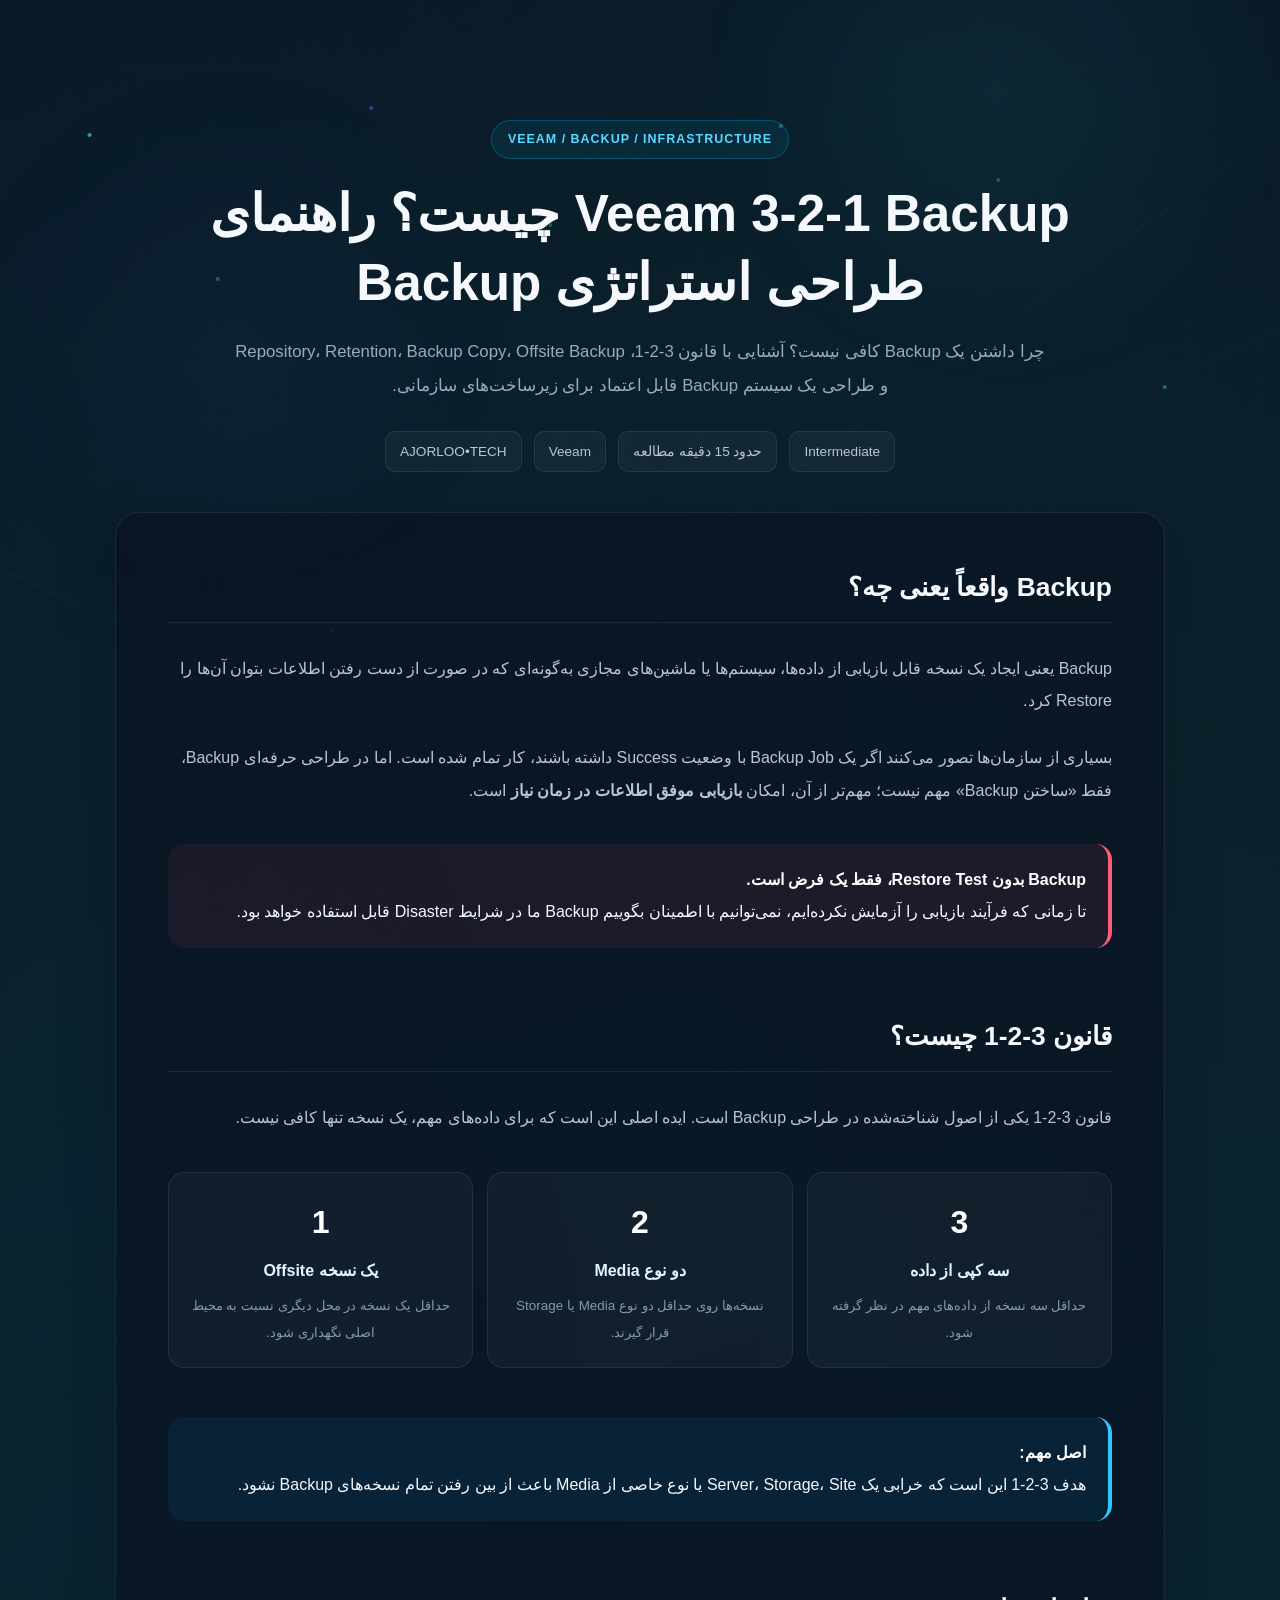
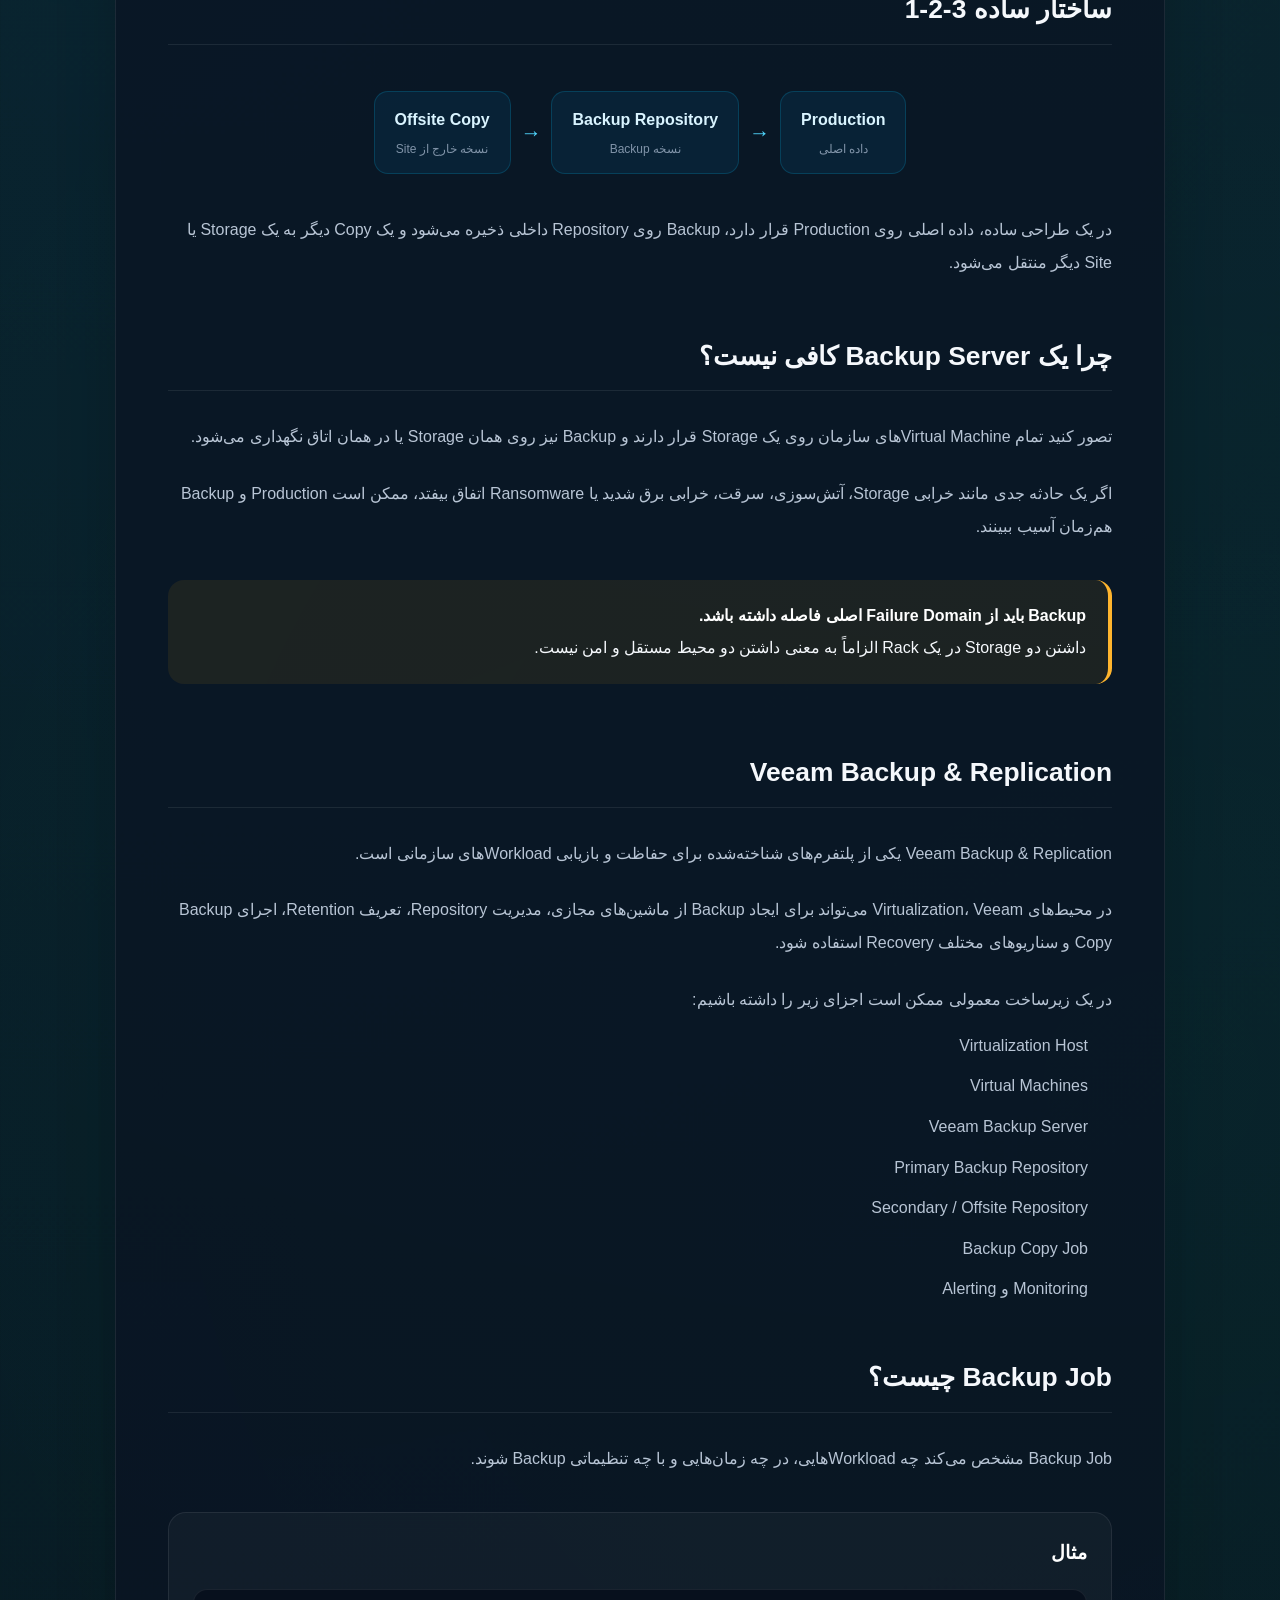
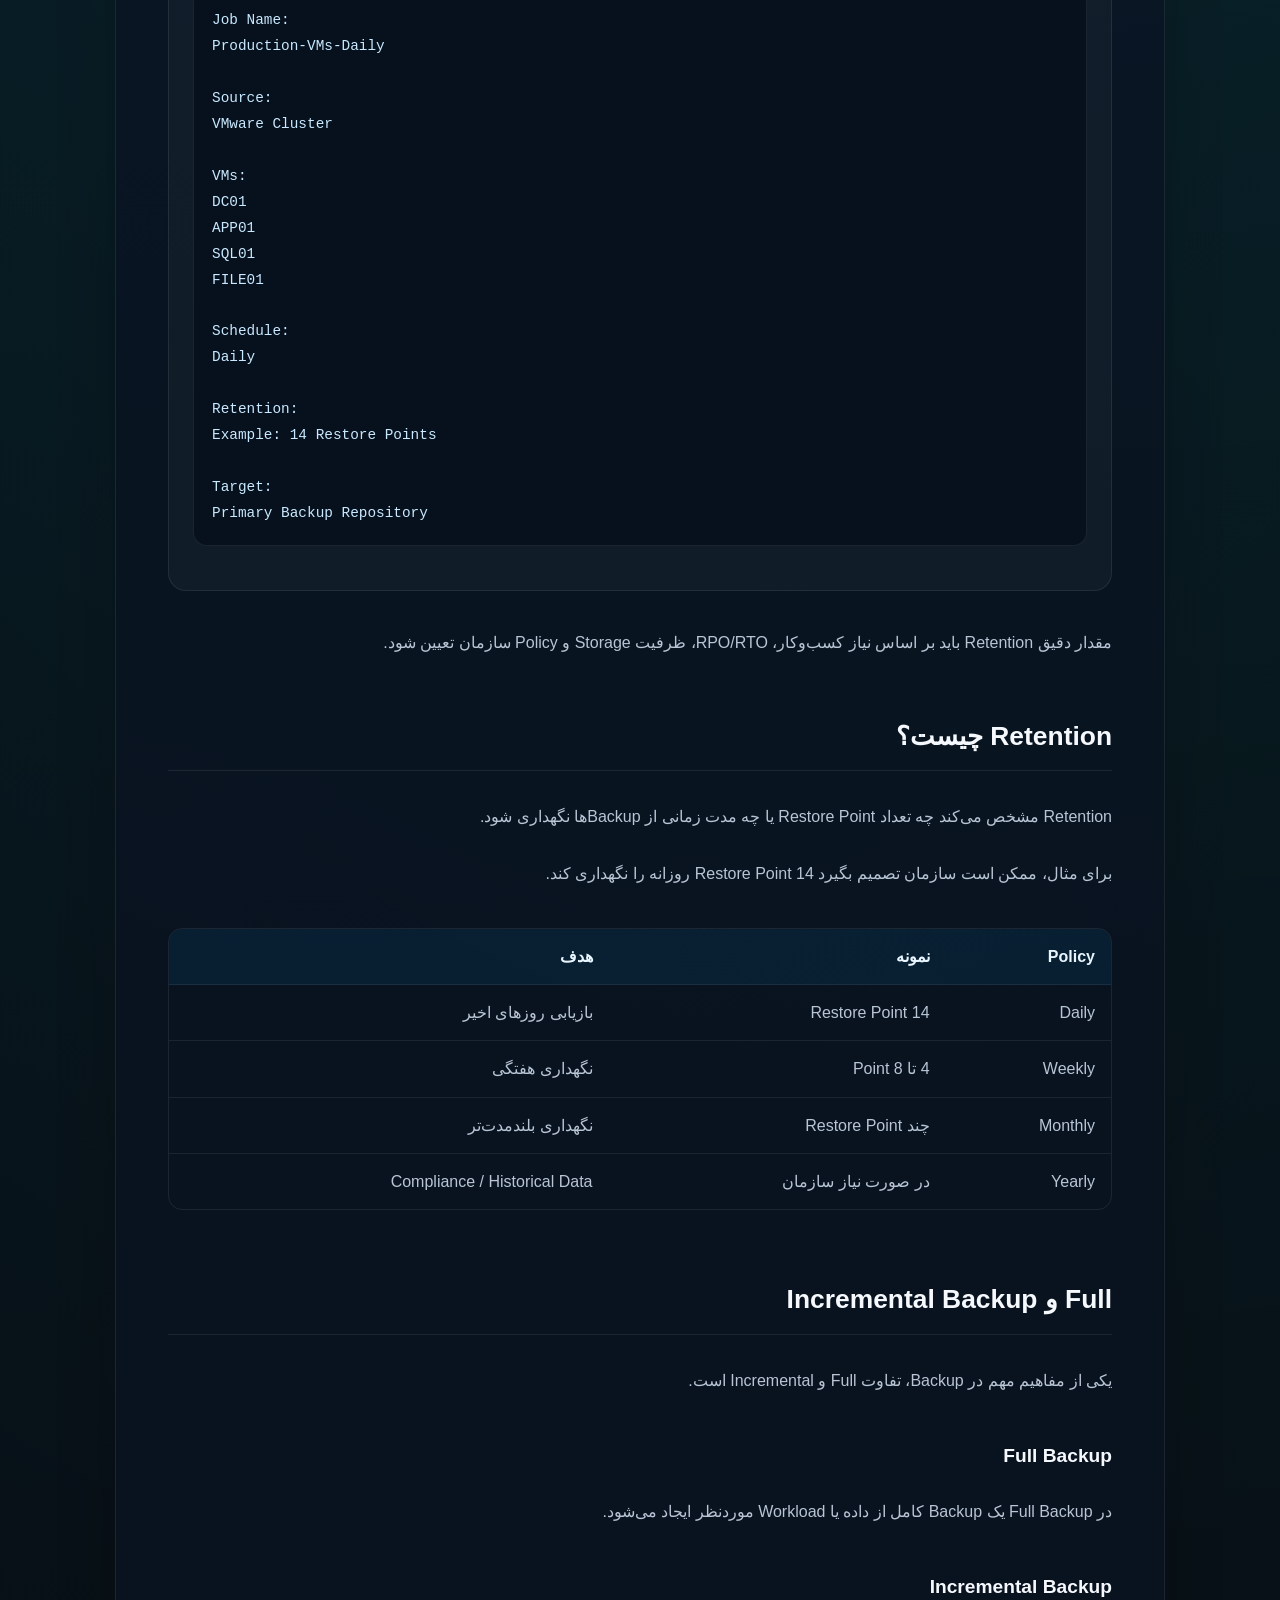
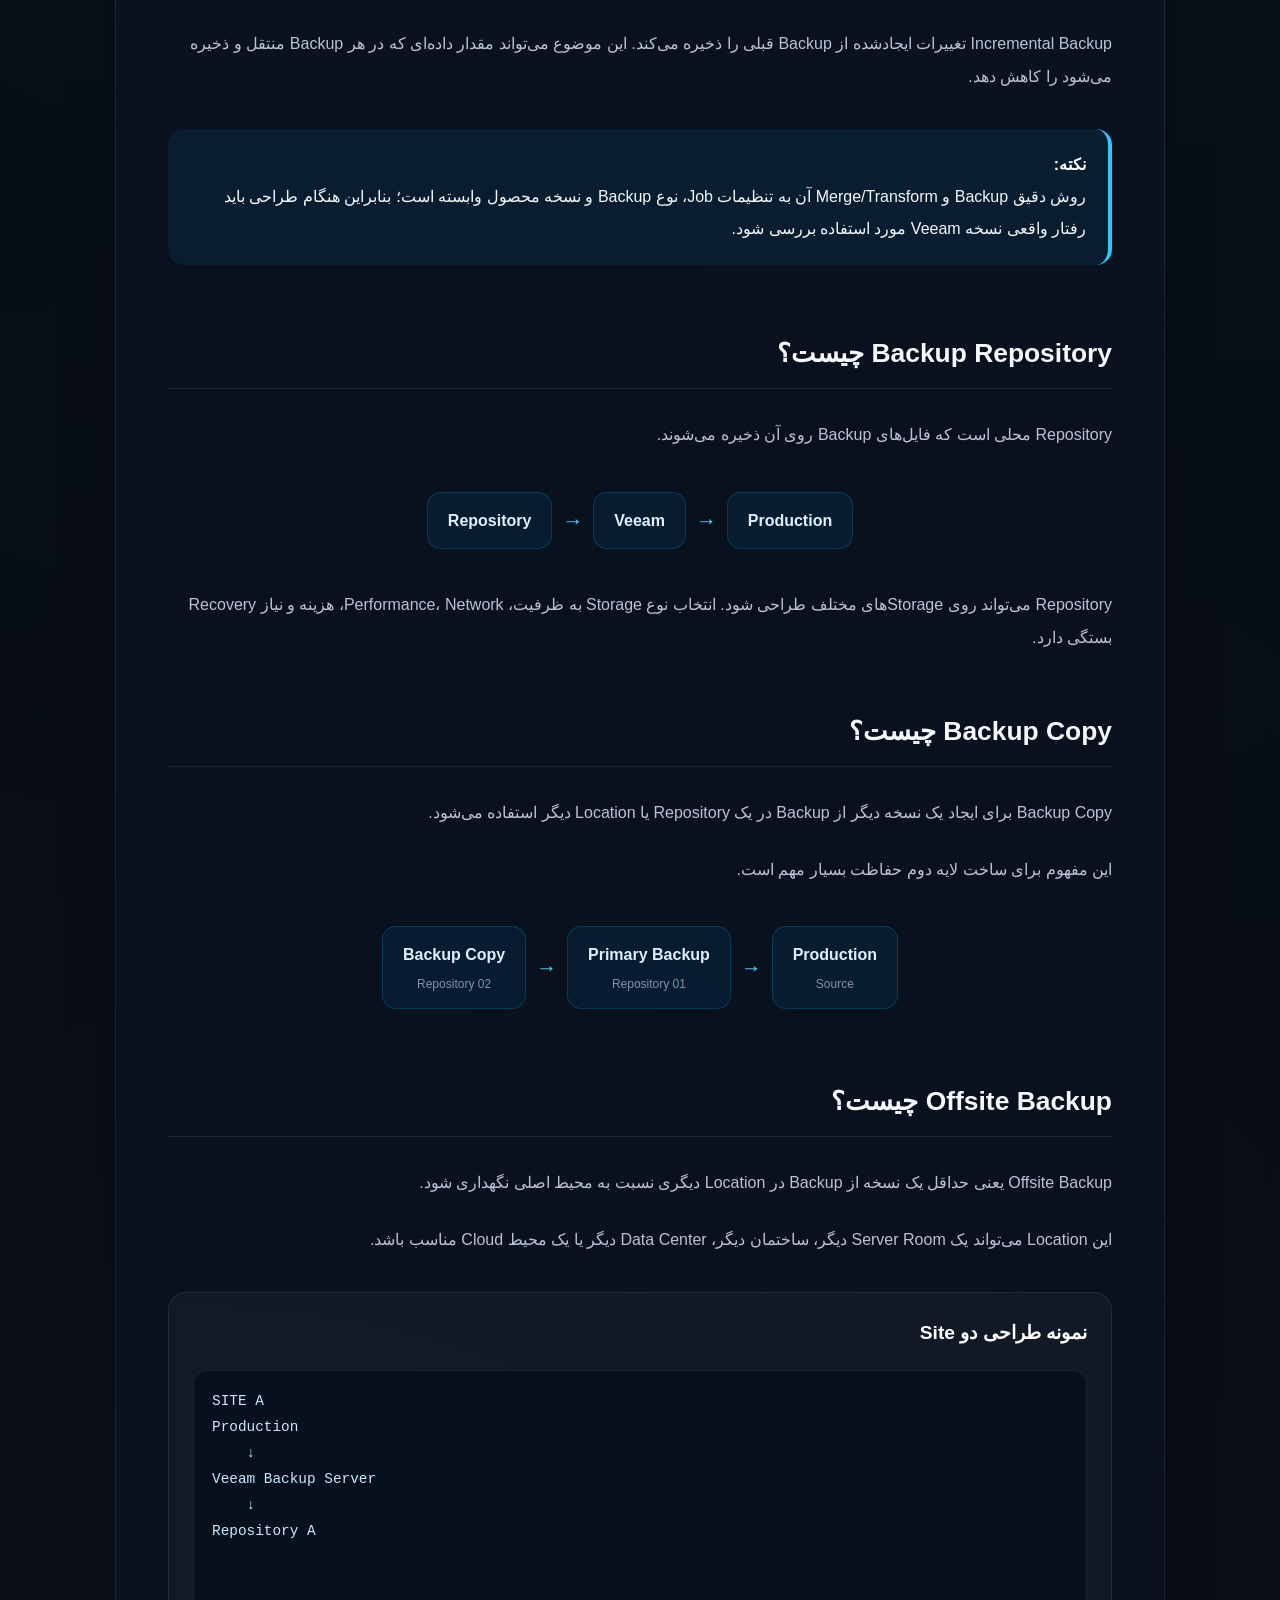
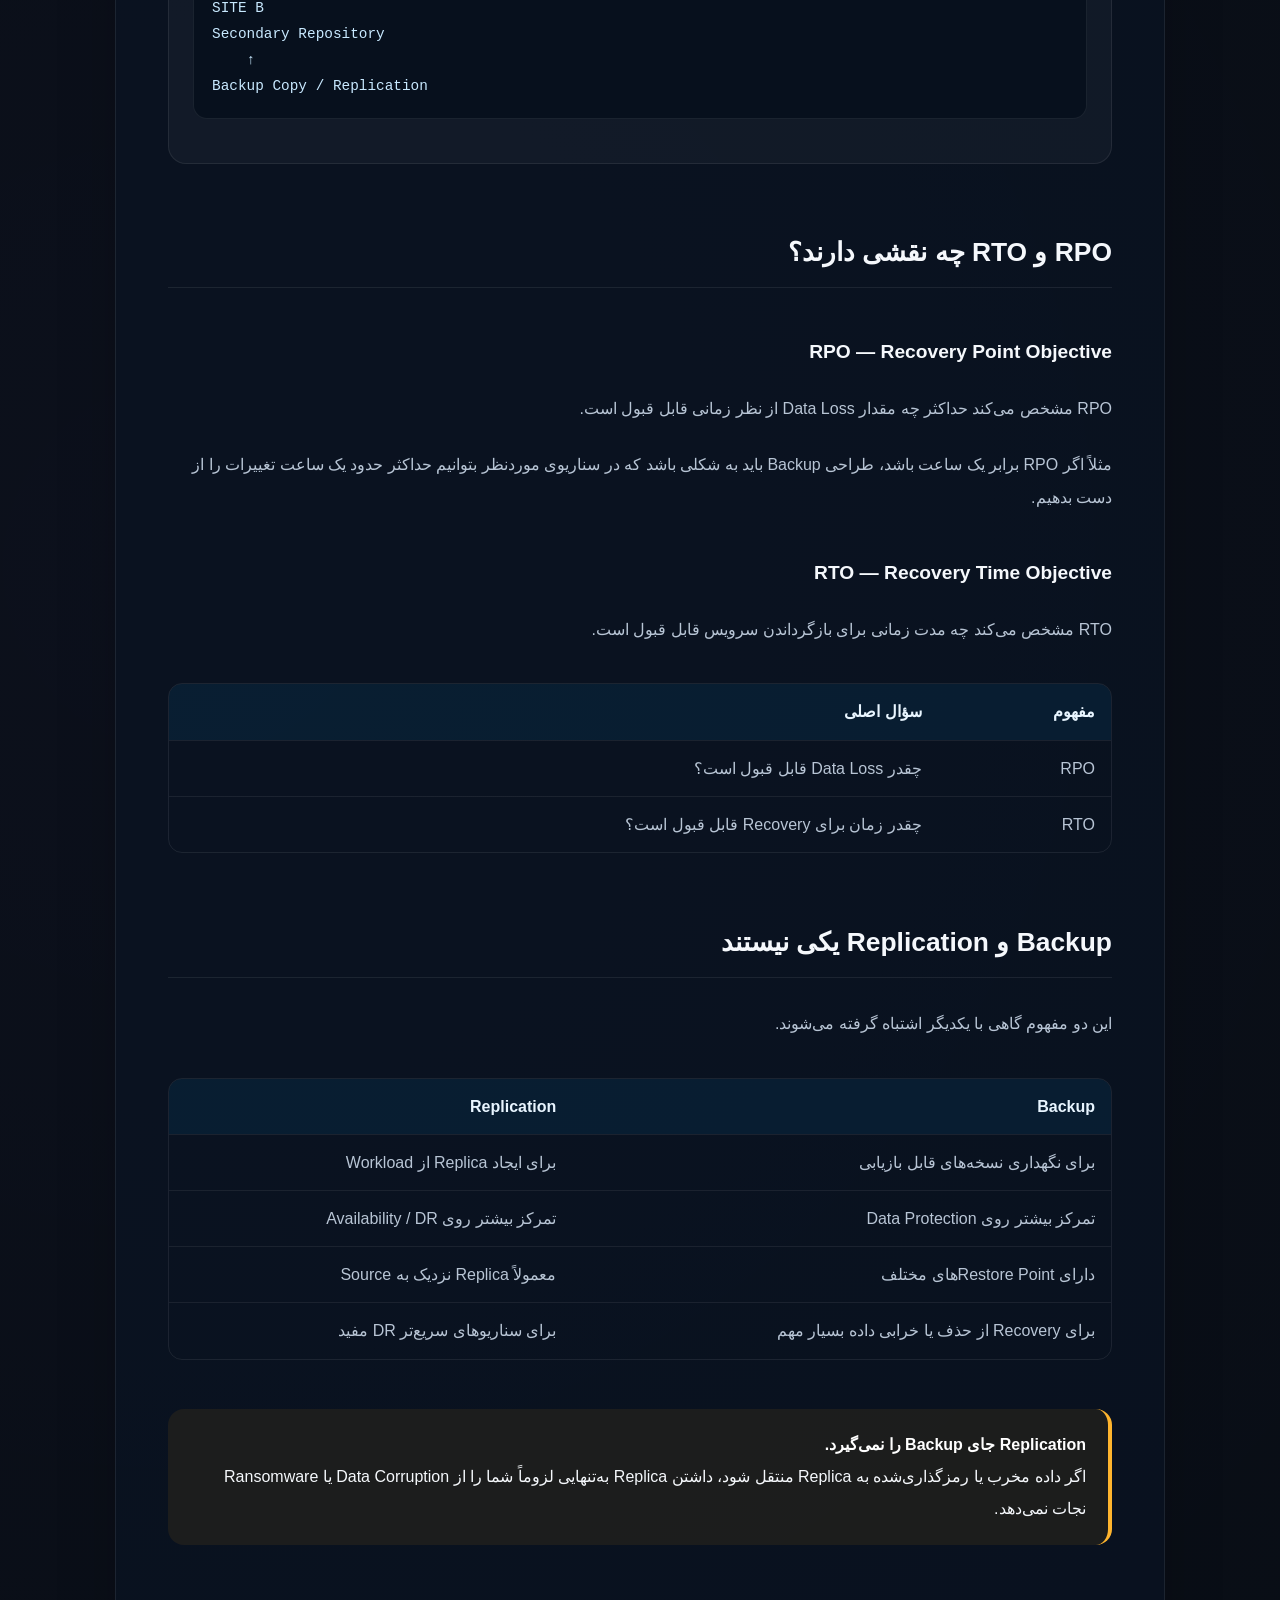
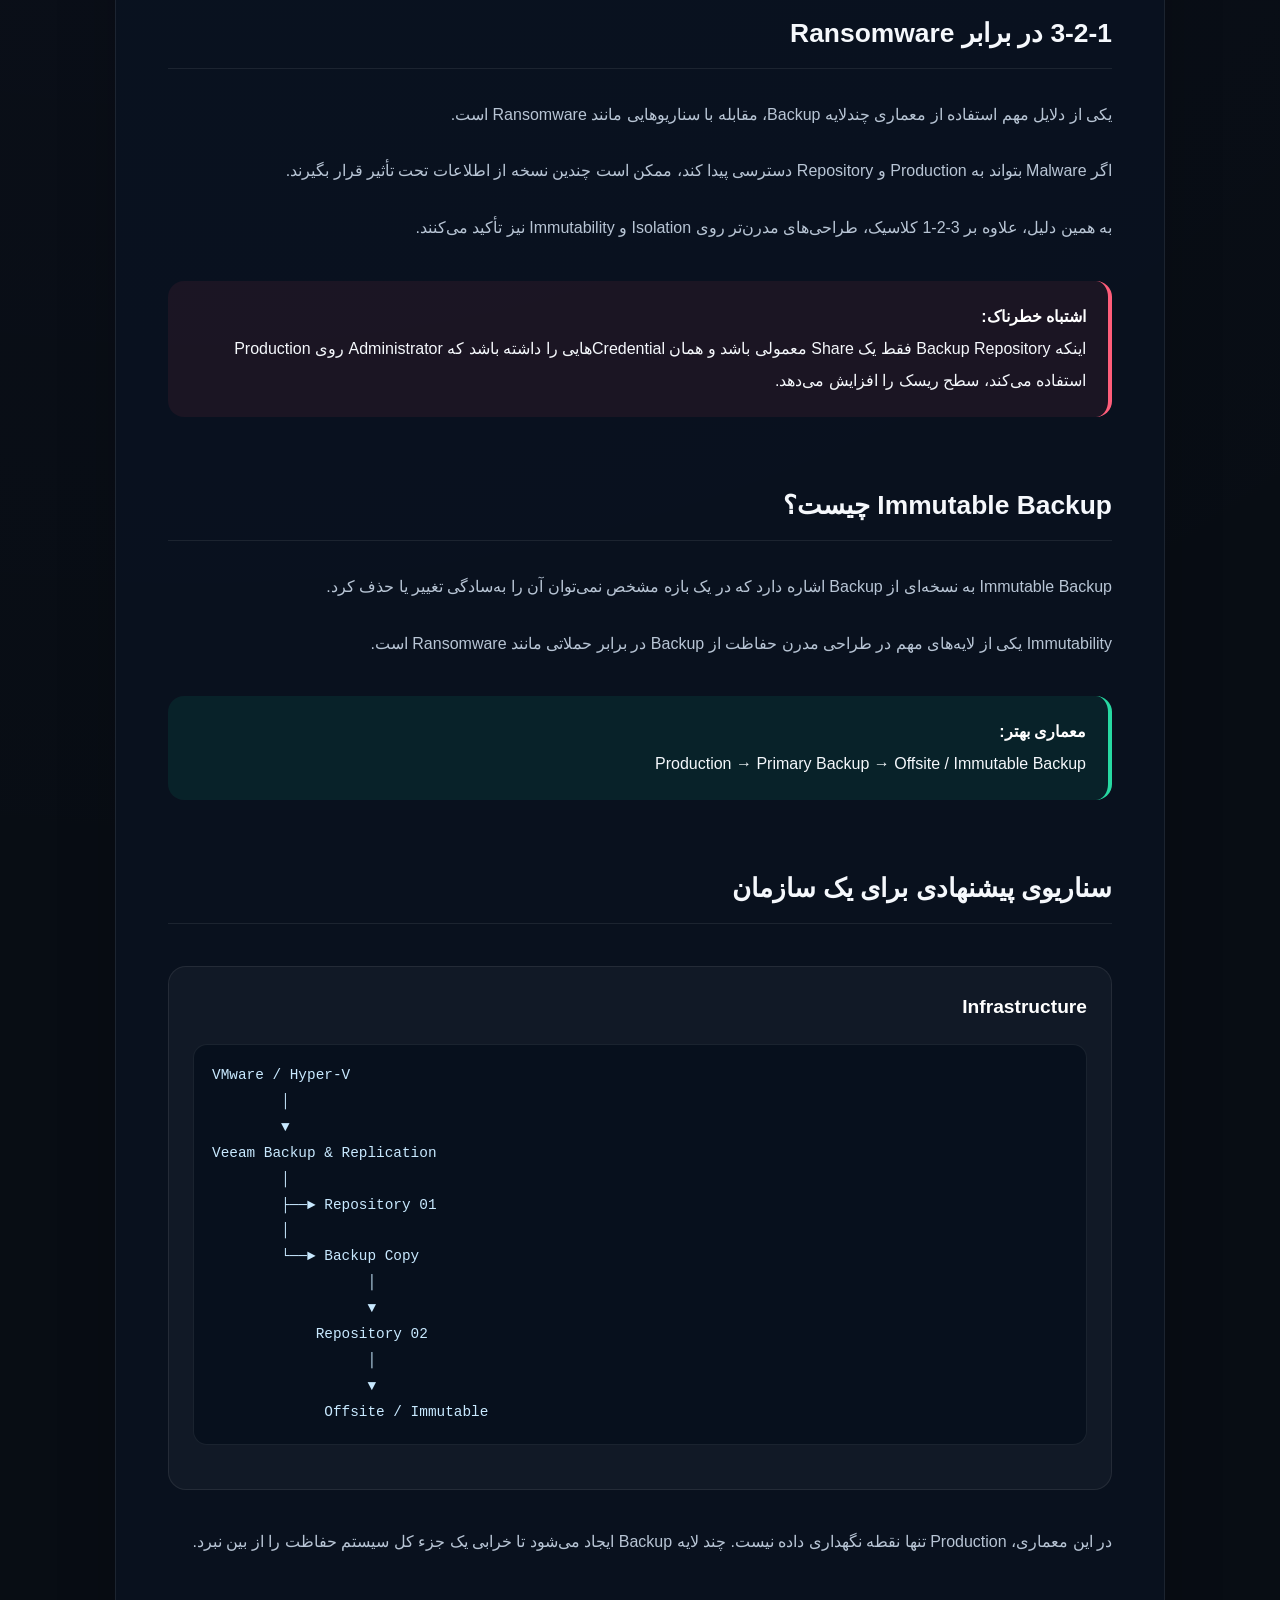
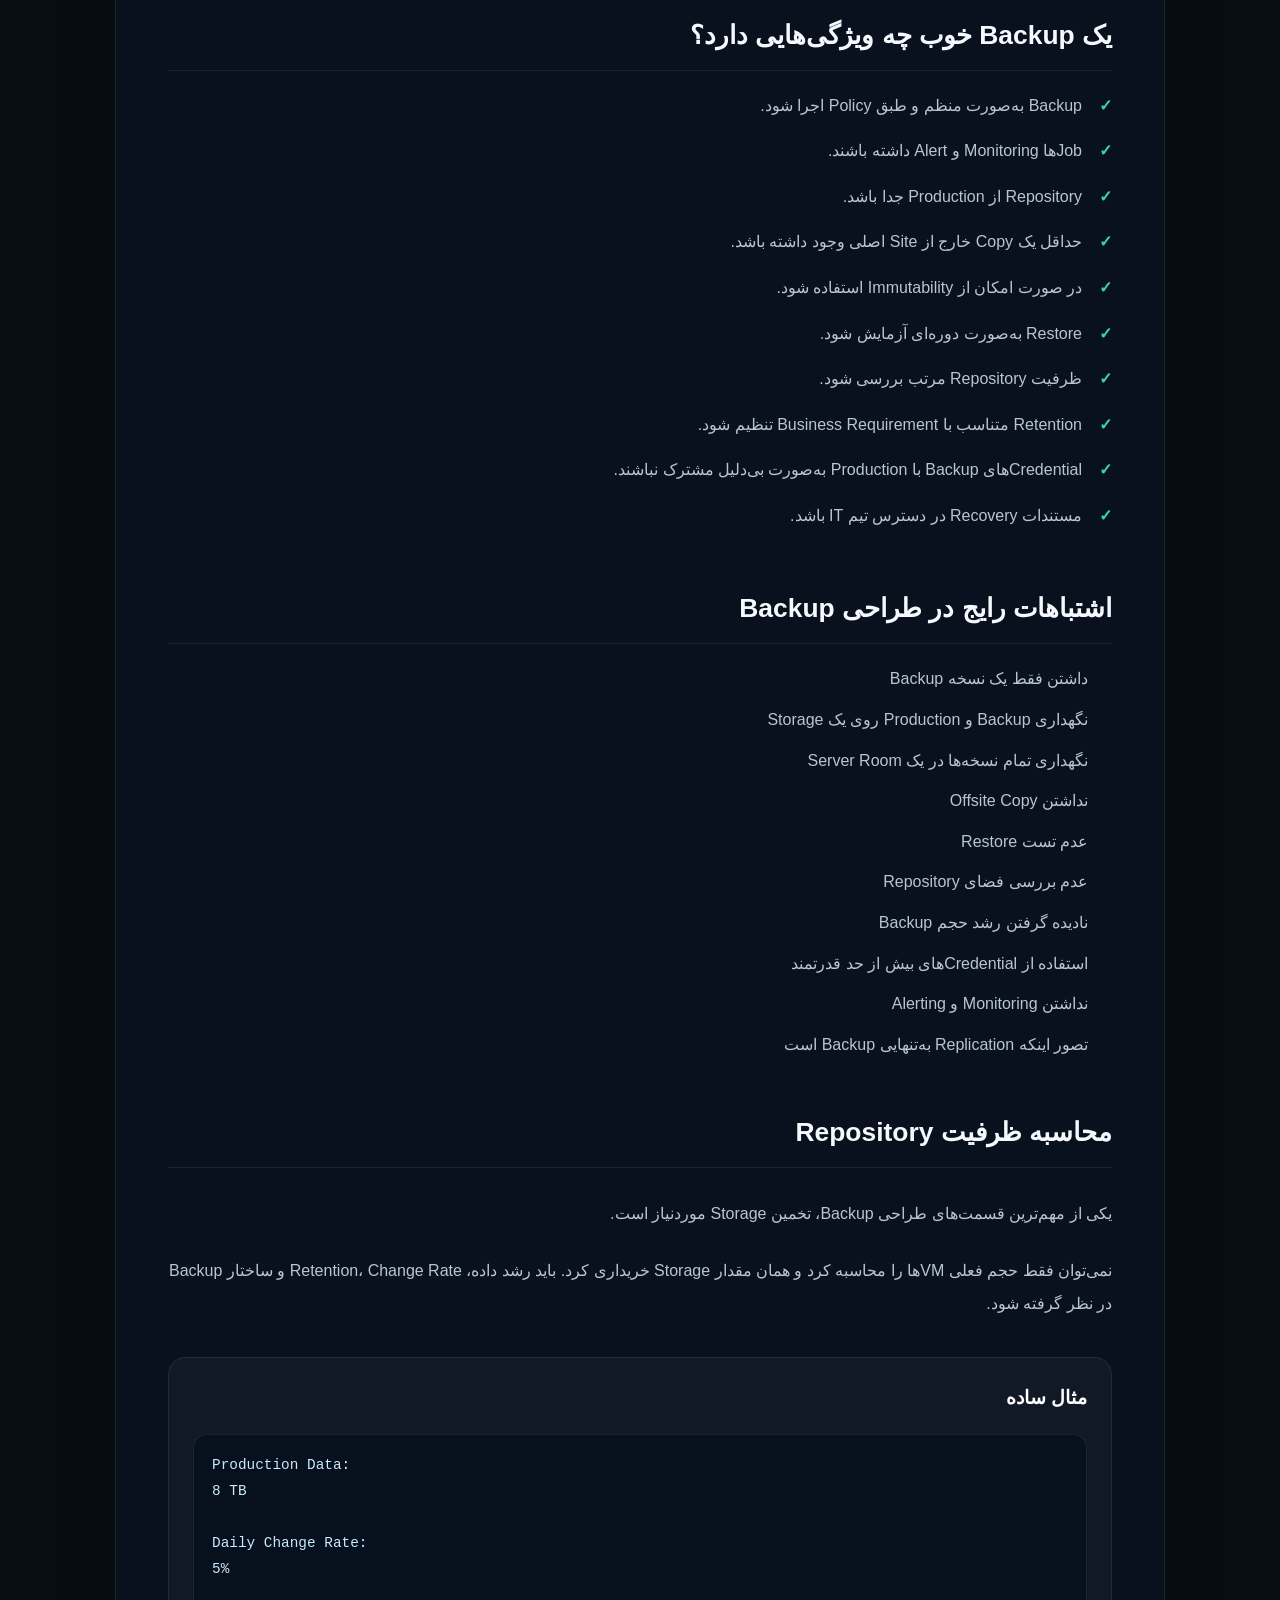
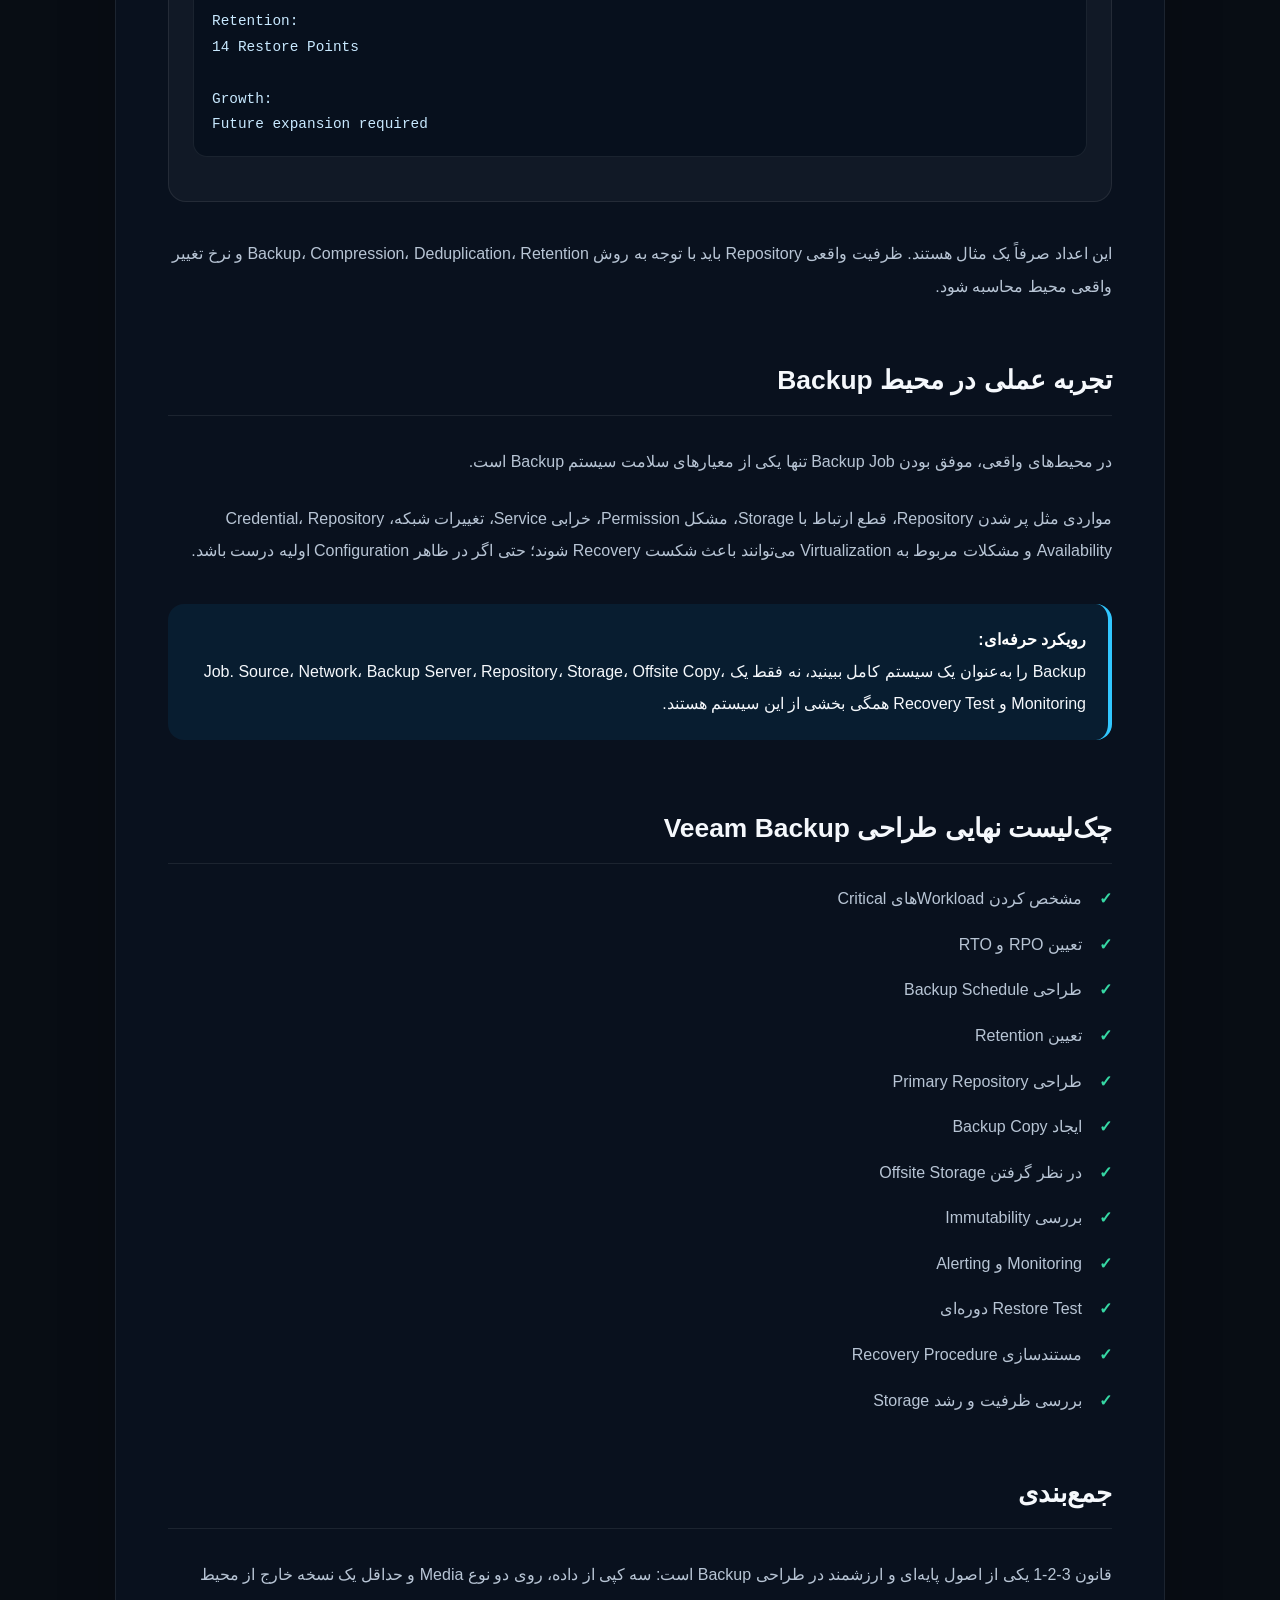
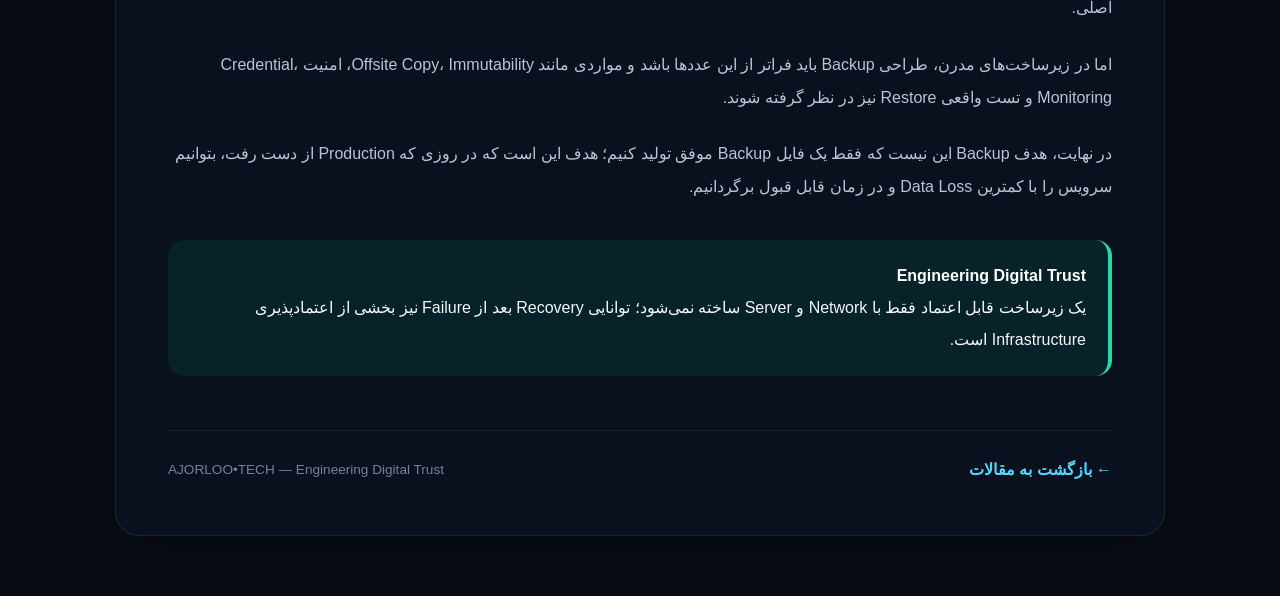
<file: veeam-321.html>
<!DOCTYPE html>
<html lang="fa" dir="rtl">
<head>
  <meta charset="UTF-8" />
  <meta name="viewport" content="width=device-width, initial-scale=1.0" />

  <title>Veeam 3-2-1 Backup چیست؟ راهنمای طراحی استراتژی Backup | AJORLOO•TECH</title>

  <meta
    name="description"
    content="راهنمای کامل استراتژی Veeam 3-2-1 Backup، شامل Backup Copy، Repository، Retention، Offsite Backup و طراحی Backup برای زیرساخت‌های سازمانی."
  />

  <link rel="stylesheet" href="../styles.css" />

  <style>
    .article-page {
      min-height: 100vh;
      padding: 120px 20px 60px;
      background:
        radial-gradient(circle at 10% 10%, rgba(0, 170, 255, 0.08), transparent 30%),
        radial-gradient(circle at 90% 20%, rgba(0, 255, 200, 0.06), transparent 30%);
    }

    .article-container {
      width: min(1050px, 100%);
      margin: 0 auto;
    }

    .article-header {
      text-align: center;
      margin-bottom: 40px;
    }

    .article-category-badge {
      display: inline-flex;
      align-items: center;
      padding: 8px 16px;
      border: 1px solid rgba(0, 200, 255, 0.25);
      border-radius: 999px;
      background: rgba(0, 180, 255, 0.08);
      color: #59d8ff;
      font-size: 0.78rem;
      font-weight: 700;
      letter-spacing: 1px;
      margin-bottom: 20px;
    }

    .article-header h1 {
      font-size: clamp(2rem, 4vw, 3.4rem);
      line-height: 1.35;
      margin: 0 auto 18px;
      max-width: 900px;
    }

    .article-header p {
      max-width: 820px;
      margin: 0 auto;
      color: #9baabd;
      font-size: 1.05rem;
      line-height: 2;
    }

    .article-meta-bar {
      display: flex;
      justify-content: center;
      flex-wrap: wrap;
      gap: 12px;
      margin-top: 28px;
    }

    .article-meta-item {
      padding: 8px 14px;
      border-radius: 10px;
      background: rgba(255,255,255,0.04);
      border: 1px solid rgba(255,255,255,0.08);
      color: #b9c6d6;
      font-size: 0.85rem;
    }

    .article-content {
      background: rgba(10, 20, 35, 0.72);
      border: 1px solid rgba(255,255,255,0.08);
      border-radius: 24px;
      padding: clamp(22px, 5vw, 52px);
      box-shadow: 0 20px 60px rgba(0,0,0,0.18);
    }

    .article-content h2 {
      font-size: 1.65rem;
      margin: 42px 0 18px;
      padding-bottom: 12px;
      border-bottom: 1px solid rgba(255,255,255,0.08);
    }

    .article-content h2:first-child {
      margin-top: 0;
    }

    .article-content h3 {
      font-size: 1.2rem;
      margin: 30px 0 12px;
    }

    .article-content p {
      color: #b8c5d5;
      line-height: 2.05;
      margin: 12px 0;
    }

    .article-content ul,
    .article-content ol {
      padding-right: 24px;
      color: #b8c5d5;
      line-height: 2.1;
    }

    .article-content li {
      margin-bottom: 7px;
    }

    .highlight-box,
    .warning-box,
    .success-box,
    .danger-box {
      margin: 24px 0;
      padding: 20px 22px;
      border-radius: 16px;
      line-height: 2;
    }

    .highlight-box {
      background: rgba(0, 170, 255, 0.08);
      border-right: 4px solid #31c7ff;
    }

    .warning-box {
      background: rgba(255, 170, 0, 0.08);
      border-right: 4px solid #ffb52e;
    }

    .success-box {
      background: rgba(0, 220, 160, 0.08);
      border-right: 4px solid #27d9a2;
    }

    .danger-box {
      background: rgba(255, 70, 100, 0.07);
      border-right: 4px solid #ff5d7a;
    }

    .highlight-box strong,
    .warning-box strong,
    .success-box strong,
    .danger-box strong {
      color: #ffffff;
    }

    .comparison-table-wrapper {
      width: 100%;
      overflow-x: auto;
      margin: 25px 0;
      border-radius: 14px;
      border: 1px solid rgba(255,255,255,0.08);
    }

    .comparison-table {
      width: 100%;
      border-collapse: collapse;
      min-width: 680px;
    }

    .comparison-table th,
    .comparison-table td {
      padding: 14px 16px;
      text-align: right;
      border-bottom: 1px solid rgba(255,255,255,0.07);
    }

    .comparison-table th {
      background: rgba(0, 170, 255, 0.08);
      color: #e8f5ff;
      font-weight: 700;
    }

    .comparison-table td {
      color: #b8c5d5;
    }

    .comparison-table tr:last-child td {
      border-bottom: none;
    }

    .code-block {
      direction: ltr;
      text-align: left;
      overflow-x: auto;
      background: #07101d;
      border: 1px solid rgba(255,255,255,0.08);
      border-radius: 14px;
      padding: 18px;
      margin: 20px 0;
      color: #c8e9ff;
      font-family: Consolas, Monaco, monospace;
      font-size: 0.9rem;
      line-height: 1.8;
      white-space: pre;
    }

    .scenario-card {
      margin: 24px 0;
      padding: 24px;
      border-radius: 18px;
      background: rgba(255,255,255,0.035);
      border: 1px solid rgba(255,255,255,0.08);
    }

    .scenario-card h3 {
      margin-top: 0;
      color: #ffffff;
    }

    .flow {
      display: flex;
      align-items: center;
      justify-content: center;
      flex-wrap: wrap;
      gap: 10px;
      margin: 28px 0;
    }

    .flow-item {
      padding: 14px 20px;
      border-radius: 14px;
      background: rgba(0, 170, 255, 0.08);
      border: 1px solid rgba(0, 200, 255, 0.18);
      color: #d9f4ff;
      font-weight: 600;
      text-align: center;
    }

    .flow-item small {
      display: block;
      color: #8194a9;
      font-size: 0.75rem;
      margin-top: 5px;
      font-weight: 400;
    }

    .flow-arrow {
      color: #51d8ff;
      font-size: 1.3rem;
    }

    .number-grid {
      display: grid;
      grid-template-columns: repeat(auto-fit, minmax(190px, 1fr));
      gap: 14px;
      margin: 25px 0;
    }

    .number-card {
      padding: 22px;
      border-radius: 16px;
      background: rgba(255,255,255,0.035);
      border: 1px solid rgba(255,255,255,0.07);
      text-align: center;
    }

    .number-card .big-number {
      font-size: 2rem;
      font-weight: 800;
      color: #ffffff;
      margin-bottom: 8px;
    }

    .number-card strong {
      display: block;
      color: #dff7ff;
      margin-bottom: 7px;
    }

    .number-card span {
      color: #8799ad;
      font-size: 0.84rem;
      line-height: 1.8;
    }

    .check-list {
      list-style: none;
      padding-right: 0 !important;
    }

    .check-list li {
      position: relative;
      padding-right: 30px;
      margin-bottom: 12px;
    }

    .check-list li::before {
      content: "✓";
      position: absolute;
      right: 0;
      top: 0;
      color: #36d8a4;
      font-weight: 800;
    }

    .article-footer {
      display: flex;
      justify-content: space-between;
      align-items: center;
      gap: 20px;
      flex-wrap: wrap;
      margin-top: 30px;
      padding-top: 25px;
      border-top: 1px solid rgba(255,255,255,0.08);
    }

    .back-link {
      display: inline-flex;
      align-items: center;
      gap: 8px;
      color: #54d8ff;
      text-decoration: none;
      font-weight: 700;
    }

    .back-link:hover {
      opacity: 0.8;
    }

    .article-brand {
      color: #738399;
      font-size: 0.85rem;
    }

    @media (max-width: 700px) {

      .article-page {
        padding: 95px 14px 40px;
      }

      .article-content {
        padding: 22px 17px;
        border-radius: 18px;
      }

      .article-header h1 {
        font-size: 1.9rem;
      }

      .article-content h2 {
        font-size: 1.4rem;
      }

      .flow {
        flex-direction: column;
      }

      .flow-arrow {
        transform: rotate(90deg);
      }

    }
  </style>
</head>

<body>

  <main class="article-page">

    <div class="article-container">

      <header class="article-header">

        <div class="article-category-badge">
          VEEAM / BACKUP / INFRASTRUCTURE
        </div>

        <h1>
          Veeam 3-2-1 Backup چیست؟ راهنمای طراحی استراتژی Backup
        </h1>

        <p>
          چرا داشتن یک Backup کافی نیست؟ آشنایی با قانون 3-2-1،
          Repository، Retention، Backup Copy، Offsite Backup و طراحی
          یک سیستم Backup قابل اعتماد برای زیرساخت‌های سازمانی.
        </p>

        <div class="article-meta-bar">
          <span class="article-meta-item">Intermediate</span>
          <span class="article-meta-item">حدود 15 دقیقه مطالعه</span>
          <span class="article-meta-item">Veeam</span>
          <span class="article-meta-item">AJORLOO•TECH</span>
        </div>

      </header>


      <article class="article-content">


        <h2>Backup واقعاً یعنی چه؟</h2>

        <p>
          Backup یعنی ایجاد یک نسخه قابل بازیابی از داده‌ها، سیستم‌ها یا
          ماشین‌های مجازی به‌گونه‌ای که در صورت از دست رفتن اطلاعات بتوان
          آن‌ها را Restore کرد.
        </p>

        <p>
          بسیاری از سازمان‌ها تصور می‌کنند اگر یک Backup Job با وضعیت
          Success داشته باشند، کار تمام شده است. اما در طراحی حرفه‌ای
          Backup، فقط «ساختن Backup» مهم نیست؛ مهم‌تر از آن، امکان
          <strong>بازیابی موفق اطلاعات در زمان نیاز</strong> است.
        </p>

        <div class="danger-box">
          <strong>Backup بدون Restore Test، فقط یک فرض است.</strong>
          <br />
          تا زمانی که فرآیند بازیابی را آزمایش نکرده‌ایم، نمی‌توانیم با
          اطمینان بگوییم Backup ما در شرایط Disaster قابل استفاده خواهد بود.
        </div>


        <h2>قانون 3-2-1 چیست؟</h2>

        <p>
          قانون 3-2-1 یکی از اصول شناخته‌شده در طراحی Backup است.
          ایده اصلی این است که برای داده‌های مهم، یک نسخه تنها کافی نیست.
        </p>

        <div class="number-grid">

          <div class="number-card">

            <div class="big-number">3</div>

            <strong>سه کپی از داده</strong>

            <span>
              حداقل سه نسخه از داده‌های مهم در نظر گرفته شود.
            </span>

          </div>

          <div class="number-card">

            <div class="big-number">2</div>

            <strong>دو نوع Media</strong>

            <span>
              نسخه‌ها روی حداقل دو نوع Media یا Storage قرار گیرند.
            </span>

          </div>

          <div class="number-card">

            <div class="big-number">1</div>

            <strong>یک نسخه Offsite</strong>

            <span>
              حداقل یک نسخه در محل دیگری نسبت به محیط اصلی نگهداری شود.
            </span>

          </div>

        </div>


        <div class="highlight-box">

          <strong>اصل مهم:</strong>

          <br />

          هدف 3-2-1 این است که خرابی یک Server، Storage، Site یا
          نوع خاصی از Media باعث از بین رفتن تمام نسخه‌های Backup نشود.

        </div>


        <h2>ساختار ساده 3-2-1</h2>

        <div class="flow">

          <div class="flow-item">
            Production
            <small>داده اصلی</small>
          </div>

          <div class="flow-arrow">
            →
          </div>

          <div class="flow-item">
            Backup Repository
            <small>نسخه Backup</small>
          </div>

          <div class="flow-arrow">
            →
          </div>

          <div class="flow-item">
            Offsite Copy
            <small>نسخه خارج از Site</small>
          </div>

        </div>

        <p>
          در یک طراحی ساده، داده اصلی روی Production قرار دارد،
          Backup روی Repository داخلی ذخیره می‌شود و یک Copy دیگر
          به یک Storage یا Site دیگر منتقل می‌شود.
        </p>


        <h2>چرا یک Backup Server کافی نیست؟</h2>

        <p>
          تصور کنید تمام Virtual Machineهای سازمان روی یک Storage قرار دارند
          و Backup نیز روی همان Storage یا در همان اتاق نگهداری می‌شود.
        </p>

        <p>
          اگر یک حادثه جدی مانند خرابی Storage، آتش‌سوزی، سرقت،
          خرابی برق شدید یا Ransomware اتفاق بیفتد، ممکن است Production
          و Backup هم‌زمان آسیب ببینند.
        </p>

        <div class="warning-box">

          <strong>
            Backup باید از Failure Domain اصلی فاصله داشته باشد.
          </strong>

          <br />

          داشتن دو Storage در یک Rack الزاماً به معنی داشتن دو محیط
          مستقل و امن نیست.

        </div>


        <h2>Veeam Backup & Replication</h2>

        <p>
          Veeam Backup & Replication یکی از پلتفرم‌های شناخته‌شده برای
          حفاظت و بازیابی Workloadهای سازمانی است.
        </p>

        <p>
          در محیط‌های Virtualization، Veeam می‌تواند برای ایجاد Backup
          از ماشین‌های مجازی، مدیریت Repository، تعریف Retention،
          اجرای Backup Copy و سناریوهای مختلف Recovery استفاده شود.
        </p>

        <p>
          در یک زیرساخت معمولی ممکن است اجزای زیر را داشته باشیم:
        </p>

        <ul>

          <li>Virtualization Host</li>

          <li>Virtual Machines</li>

          <li>Veeam Backup Server</li>

          <li>Primary Backup Repository</li>

          <li>Secondary / Offsite Repository</li>

          <li>Backup Copy Job</li>

          <li>Monitoring و Alerting</li>

        </ul>


        <h2>Backup Job چیست؟</h2>

        <p>
          Backup Job مشخص می‌کند چه Workloadهایی، در چه زمان‌هایی و
          با چه تنظیماتی Backup شوند.
        </p>

        <div class="scenario-card">

          <h3>مثال</h3>

          <div class="code-block">Job Name:
Production-VMs-Daily

Source:
VMware Cluster

VMs:
DC01
APP01
SQL01
FILE01

Schedule:
Daily

Retention:
Example: 14 Restore Points

Target:
Primary Backup Repository</div>

        </div>

        <p>
          مقدار دقیق Retention باید بر اساس نیاز کسب‌وکار،
          RPO/RTO، ظرفیت Storage و Policy سازمان تعیین شود.
        </p>


        <h2>Retention چیست؟</h2>

        <p>
          Retention مشخص می‌کند چه تعداد Restore Point یا چه مدت زمانی
          از Backupها نگهداری شود.
        </p>

        <p>
          برای مثال، ممکن است سازمان تصمیم بگیرد 14 Restore Point روزانه
          را نگهداری کند.
        </p>

        <div class="comparison-table-wrapper">

          <table class="comparison-table">

            <thead>
              <tr>
                <th>Policy</th>
                <th>نمونه</th>
                <th>هدف</th>
              </tr>
            </thead>

            <tbody>

              <tr>
                <td>Daily</td>
                <td>14 Restore Point</td>
                <td>بازیابی روزهای اخیر</td>
              </tr>

              <tr>
                <td>Weekly</td>
                <td>4 تا 8 Point</td>
                <td>نگهداری هفتگی</td>
              </tr>

              <tr>
                <td>Monthly</td>
                <td>چند Restore Point</td>
                <td>نگهداری بلندمدت‌تر</td>
              </tr>

              <tr>
                <td>Yearly</td>
                <td>در صورت نیاز سازمان</td>
                <td>Compliance / Historical Data</td>
              </tr>

            </tbody>

          </table>

        </div>


        <h2>Full و Incremental Backup</h2>

        <p>
          یکی از مفاهیم مهم در Backup، تفاوت Full و Incremental است.
        </p>

        <h3>Full Backup</h3>

        <p>
          در Full Backup یک Backup کامل از داده یا Workload موردنظر
          ایجاد می‌شود.
        </p>

        <h3>Incremental Backup</h3>

        <p>
          Incremental Backup تغییرات ایجادشده از Backup قبلی را ذخیره می‌کند.
          این موضوع می‌تواند مقدار داده‌ای که در هر Backup منتقل و ذخیره
          می‌شود را کاهش دهد.
        </p>

        <div class="highlight-box">

          <strong>نکته:</strong>

          <br />

          روش دقیق Backup و Merge/Transform آن به تنظیمات Job،
          نوع Backup و نسخه محصول وابسته است؛ بنابراین هنگام طراحی
          باید رفتار واقعی نسخه Veeam مورد استفاده بررسی شود.

        </div>


        <h2>Backup Repository چیست؟</h2>

        <p>
          Repository محلی است که فایل‌های Backup روی آن ذخیره می‌شوند.
        </p>

        <div class="flow">

          <div class="flow-item">
            Production
          </div>

          <div class="flow-arrow">
            →
          </div>

          <div class="flow-item">
            Veeam
          </div>

          <div class="flow-arrow">
            →
          </div>

          <div class="flow-item">
            Repository
          </div>

        </div>

        <p>
          Repository می‌تواند روی Storageهای مختلف طراحی شود.
          انتخاب نوع Storage به ظرفیت، Performance، Network،
          هزینه و نیاز Recovery بستگی دارد.
        </p>


        <h2>Backup Copy چیست؟</h2>

        <p>
          Backup Copy برای ایجاد یک نسخه دیگر از Backup در یک Repository
          یا Location دیگر استفاده می‌شود.
        </p>

        <p>
          این مفهوم برای ساخت لایه دوم حفاظت بسیار مهم است.
        </p>

        <div class="flow">

          <div class="flow-item">
            Production
            <small>Source</small>
          </div>

          <div class="flow-arrow">
            →
          </div>

          <div class="flow-item">
            Primary Backup
            <small>Repository 01</small>
          </div>

          <div class="flow-arrow">
            →
          </div>

          <div class="flow-item">
            Backup Copy
            <small>Repository 02</small>
          </div>

        </div>


        <h2>Offsite Backup چیست؟</h2>

        <p>
          Offsite Backup یعنی حداقل یک نسخه از Backup در Location دیگری
          نسبت به محیط اصلی نگهداری شود.
        </p>

        <p>
          این Location می‌تواند یک Server Room دیگر، ساختمان دیگر،
          Data Center دیگر یا یک محیط Cloud مناسب باشد.
        </p>

        <div class="scenario-card">

          <h3>نمونه طراحی دو Site</h3>

          <div class="code-block">SITE A
Production
    ↓
Veeam Backup Server
    ↓
Repository A


SITE B
Secondary Repository
    ↑
Backup Copy / Replication</div>

        </div>


        <h2>RPO و RTO چه نقشی دارند؟</h2>

        <h3>RPO — Recovery Point Objective</h3>

        <p>
          RPO مشخص می‌کند حداکثر چه مقدار Data Loss از نظر زمانی
          قابل قبول است.
        </p>

        <p>
          مثلاً اگر RPO برابر یک ساعت باشد، طراحی Backup باید به شکلی
          باشد که در سناریوی موردنظر بتوانیم حداکثر حدود یک ساعت
          تغییرات را از دست بدهیم.
        </p>

        <h3>RTO — Recovery Time Objective</h3>

        <p>
          RTO مشخص می‌کند چه مدت زمانی برای بازگرداندن سرویس قابل قبول است.
        </p>

        <div class="comparison-table-wrapper">

          <table class="comparison-table">

            <thead>
              <tr>
                <th>مفهوم</th>
                <th>سؤال اصلی</th>
              </tr>
            </thead>

            <tbody>

              <tr>
                <td>RPO</td>
                <td>چقدر Data Loss قابل قبول است؟</td>
              </tr>

              <tr>
                <td>RTO</td>
                <td>چقدر زمان برای Recovery قابل قبول است؟</td>
              </tr>

            </tbody>

          </table>

        </div>


        <h2>Backup و Replication یکی نیستند</h2>

        <p>
          این دو مفهوم گاهی با یکدیگر اشتباه گرفته می‌شوند.
        </p>

        <div class="comparison-table-wrapper">

          <table class="comparison-table">

            <thead>
              <tr>
                <th>Backup</th>
                <th>Replication</th>
              </tr>
            </thead>

            <tbody>

              <tr>
                <td>برای نگهداری نسخه‌های قابل بازیابی</td>
                <td>برای ایجاد Replica از Workload</td>
              </tr>

              <tr>
                <td>تمرکز بیشتر روی Data Protection</td>
                <td>تمرکز بیشتر روی Availability / DR</td>
              </tr>

              <tr>
                <td>دارای Restore Pointهای مختلف</td>
                <td>معمولاً Replica نزدیک به Source</td>
              </tr>

              <tr>
                <td>برای Recovery از حذف یا خرابی داده بسیار مهم</td>
                <td>برای سناریوهای سریع‌تر DR مفید</td>
              </tr>

            </tbody>

          </table>

        </div>

        <div class="warning-box">

          <strong>
            Replication جای Backup را نمی‌گیرد.
          </strong>

          <br />

          اگر داده مخرب یا رمزگذاری‌شده به Replica منتقل شود،
          داشتن Replica به‌تنهایی لزوماً شما را از Data Corruption
          یا Ransomware نجات نمی‌دهد.

        </div>


        <h2>3-2-1 در برابر Ransomware</h2>

        <p>
          یکی از دلایل مهم استفاده از معماری چندلایه Backup،
          مقابله با سناریوهایی مانند Ransomware است.
        </p>

        <p>
          اگر Malware بتواند به Production و Repository دسترسی پیدا کند،
          ممکن است چندین نسخه از اطلاعات تحت تأثیر قرار بگیرند.
        </p>

        <p>
          به همین دلیل، علاوه بر 3-2-1 کلاسیک، طراحی‌های مدرن‌تر روی
          Isolation و Immutability نیز تأکید می‌کنند.
        </p>

        <div class="danger-box">

          <strong>اشتباه خطرناک:</strong>

          <br />

          اینکه Backup Repository فقط یک Share معمولی باشد و همان
          Credentialهایی را داشته باشد که Administrator روی Production
          استفاده می‌کند، سطح ریسک را افزایش می‌دهد.

        </div>


        <h2>Immutable Backup چیست؟</h2>

        <p>
          Immutable Backup به نسخه‌ای از Backup اشاره دارد که در یک
          بازه مشخص نمی‌توان آن را به‌سادگی تغییر یا حذف کرد.
        </p>

        <p>
          Immutability یکی از لایه‌های مهم در طراحی مدرن حفاظت از Backup
          در برابر حملاتی مانند Ransomware است.
        </p>

        <div class="success-box">

          <strong>
            معماری بهتر:
          </strong>

          <br />

          Production
          →
          Primary Backup
          →
          Offsite / Immutable Backup

        </div>


        <h2>سناریوی پیشنهادی برای یک سازمان</h2>

        <div class="scenario-card">

          <h3>Infrastructure</h3>

          <div class="code-block">VMware / Hyper-V
        │
        ▼
Veeam Backup & Replication
        │
        ├──► Repository 01
        │
        └──► Backup Copy
                  │
                  ▼
            Repository 02
                  │
                  ▼
             Offsite / Immutable</div>

        </div>

        <p>
          در این معماری، Production تنها نقطه نگهداری داده نیست.
          چند لایه Backup ایجاد می‌شود تا خرابی یک جزء کل سیستم
          حفاظت را از بین نبرد.
        </p>


        <h2>یک Backup خوب چه ویژگی‌هایی دارد؟</h2>

        <ul class="check-list">

          <li>
            Backup به‌صورت منظم و طبق Policy اجرا شود.
          </li>

          <li>
            Jobها Monitoring و Alert داشته باشند.
          </li>

          <li>
            Repository از Production جدا باشد.
          </li>

          <li>
            حداقل یک Copy خارج از Site اصلی وجود داشته باشد.
          </li>

          <li>
            در صورت امکان از Immutability استفاده شود.
          </li>

          <li>
            Restore به‌صورت دوره‌ای آزمایش شود.
          </li>

          <li>
            ظرفیت Repository مرتب بررسی شود.
          </li>

          <li>
            Retention متناسب با Business Requirement تنظیم شود.
          </li>

          <li>
            Credentialهای Backup با Production به‌صورت بی‌دلیل مشترک نباشند.
          </li>

          <li>
            مستندات Recovery در دسترس تیم IT باشد.
          </li>

        </ul>


        <h2>اشتباهات رایج در طراحی Backup</h2>

        <ul>

          <li>
            داشتن فقط یک نسخه Backup
          </li>

          <li>
            نگهداری Backup و Production روی یک Storage
          </li>

          <li>
            نگهداری تمام نسخه‌ها در یک Server Room
          </li>

          <li>
            نداشتن Offsite Copy
          </li>

          <li>
            عدم تست Restore
          </li>

          <li>
            عدم بررسی فضای Repository
          </li>

          <li>
            نادیده گرفتن رشد حجم Backup
          </li>

          <li>
            استفاده از Credentialهای بیش از حد قدرتمند
          </li>

          <li>
            نداشتن Monitoring و Alerting
          </li>

          <li>
            تصور اینکه Replication به‌تنهایی Backup است
          </li>

        </ul>


        <h2>محاسبه ظرفیت Repository</h2>

        <p>
          یکی از مهم‌ترین قسمت‌های طراحی Backup، تخمین Storage موردنیاز است.
        </p>

        <p>
          نمی‌توان فقط حجم فعلی VMها را محاسبه کرد و همان مقدار Storage
          خریداری کرد. باید رشد داده، Retention، Change Rate و ساختار
          Backup در نظر گرفته شود.
        </p>

        <div class="scenario-card">

          <h3>مثال ساده</h3>

          <div class="code-block">Production Data:
8 TB

Daily Change Rate:
5%

Retention:
14 Restore Points

Growth:
Future expansion required</div>

        </div>

        <p>
          این اعداد صرفاً یک مثال هستند. ظرفیت واقعی Repository باید
          با توجه به روش Backup، Compression، Deduplication،
          Retention و نرخ تغییر واقعی محیط محاسبه شود.
        </p>


        <h2>تجربه عملی در محیط Backup</h2>

        <p>
          در محیط‌های واقعی، موفق بودن Backup Job تنها یکی از معیارهای
          سلامت سیستم Backup است.
        </p>

        <p>
          مواردی مثل پر شدن Repository، قطع ارتباط با Storage،
          مشکل Permission، خرابی Service، تغییرات شبکه، Credential،
          Repository Availability و مشکلات مربوط به Virtualization
          می‌توانند باعث شکست Recovery شوند؛ حتی اگر در ظاهر
          Configuration اولیه درست باشد.
        </p>

        <div class="highlight-box">

          <strong>
            رویکرد حرفه‌ای:
          </strong>

          <br />

          Backup را به‌عنوان یک سیستم کامل ببینید، نه فقط یک Job.
          Source، Network، Backup Server، Repository، Storage،
          Offsite Copy، Monitoring و Recovery Test همگی بخشی از
          این سیستم هستند.

        </div>


        <h2>چک‌لیست نهایی طراحی Veeam Backup</h2>

        <ul class="check-list">

          <li>
            مشخص کردن Workloadهای Critical
          </li>

          <li>
            تعیین RPO و RTO
          </li>

          <li>
            طراحی Backup Schedule
          </li>

          <li>
            تعیین Retention
          </li>

          <li>
            طراحی Primary Repository
          </li>

          <li>
            ایجاد Backup Copy
          </li>

          <li>
            در نظر گرفتن Offsite Storage
          </li>

          <li>
            بررسی Immutability
          </li>

          <li>
            Monitoring و Alerting
          </li>

          <li>
            Restore Test دوره‌ای
          </li>

          <li>
            مستندسازی Recovery Procedure
          </li>

          <li>
            بررسی ظرفیت و رشد Storage
          </li>

        </ul>


        <h2>جمع‌بندی</h2>

        <p>
          قانون 3-2-1 یکی از اصول پایه‌ای و ارزشمند در طراحی Backup است:
          سه کپی از داده، روی دو نوع Media و حداقل یک نسخه خارج از
          محیط اصلی.
        </p>

        <p>
          اما در زیرساخت‌های مدرن، طراحی Backup باید فراتر از این عددها
          باشد و مواردی مانند Offsite Copy، Immutability، امنیت Credential،
          Monitoring و تست واقعی Restore نیز در نظر گرفته شوند.
        </p>

        <p>
          در نهایت، هدف Backup این نیست که فقط یک فایل Backup موفق
          تولید کنیم؛ هدف این است که در روزی که Production از دست رفت،
          بتوانیم سرویس را با کمترین Data Loss و در زمان قابل قبول
          برگردانیم.
        </p>

        <div class="success-box">

          <strong>
            Engineering Digital Trust
          </strong>

          <br />

          یک زیرساخت قابل اعتماد فقط با Network و Server ساخته نمی‌شود؛
          توانایی Recovery بعد از Failure نیز بخشی از اعتمادپذیری
          Infrastructure است.

        </div>


        <footer class="article-footer">

          <a
            href="../index.html#articles"
            class="back-link"
          >
            ← بازگشت به مقالات
          </a>

          <span class="article-brand">
            AJORLOO•TECH — Engineering Digital Trust
          </span>

        </footer>

      </article>

    </div>

  </main>

</body>
</html>
</file>
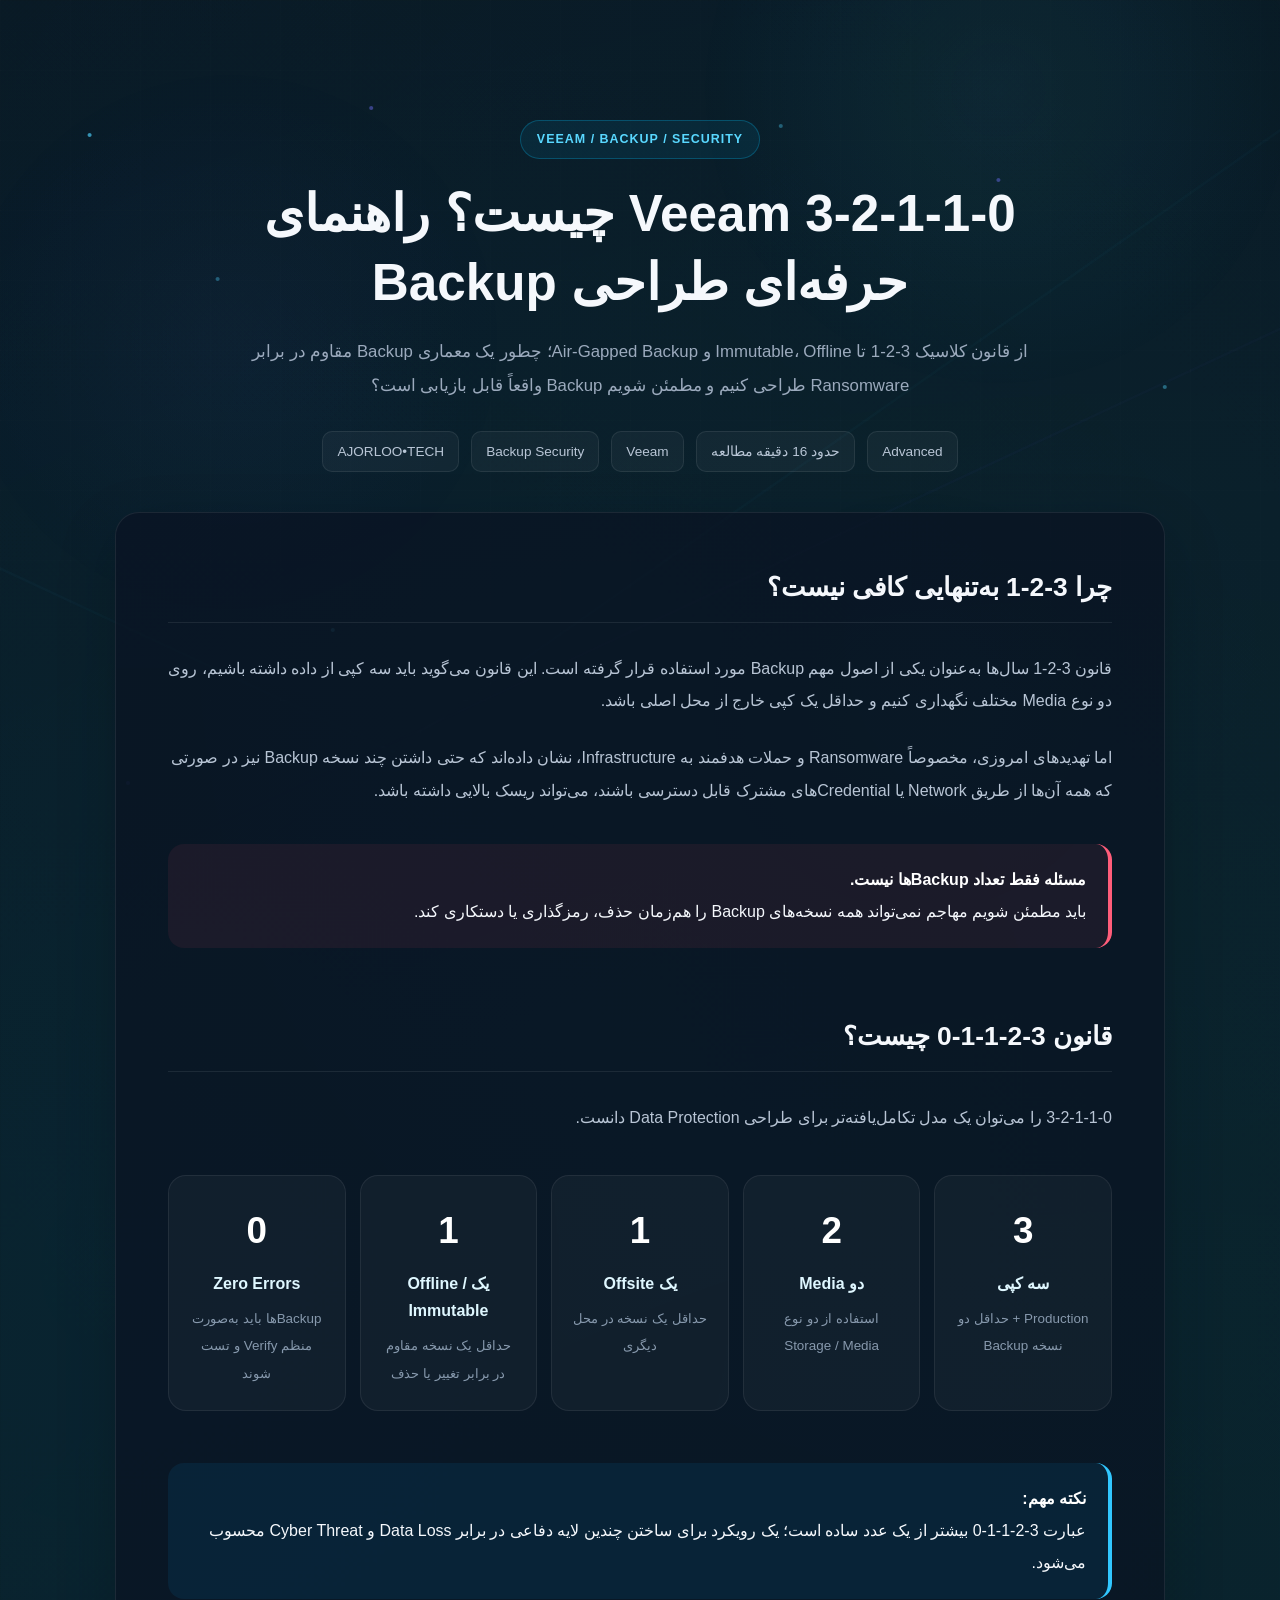
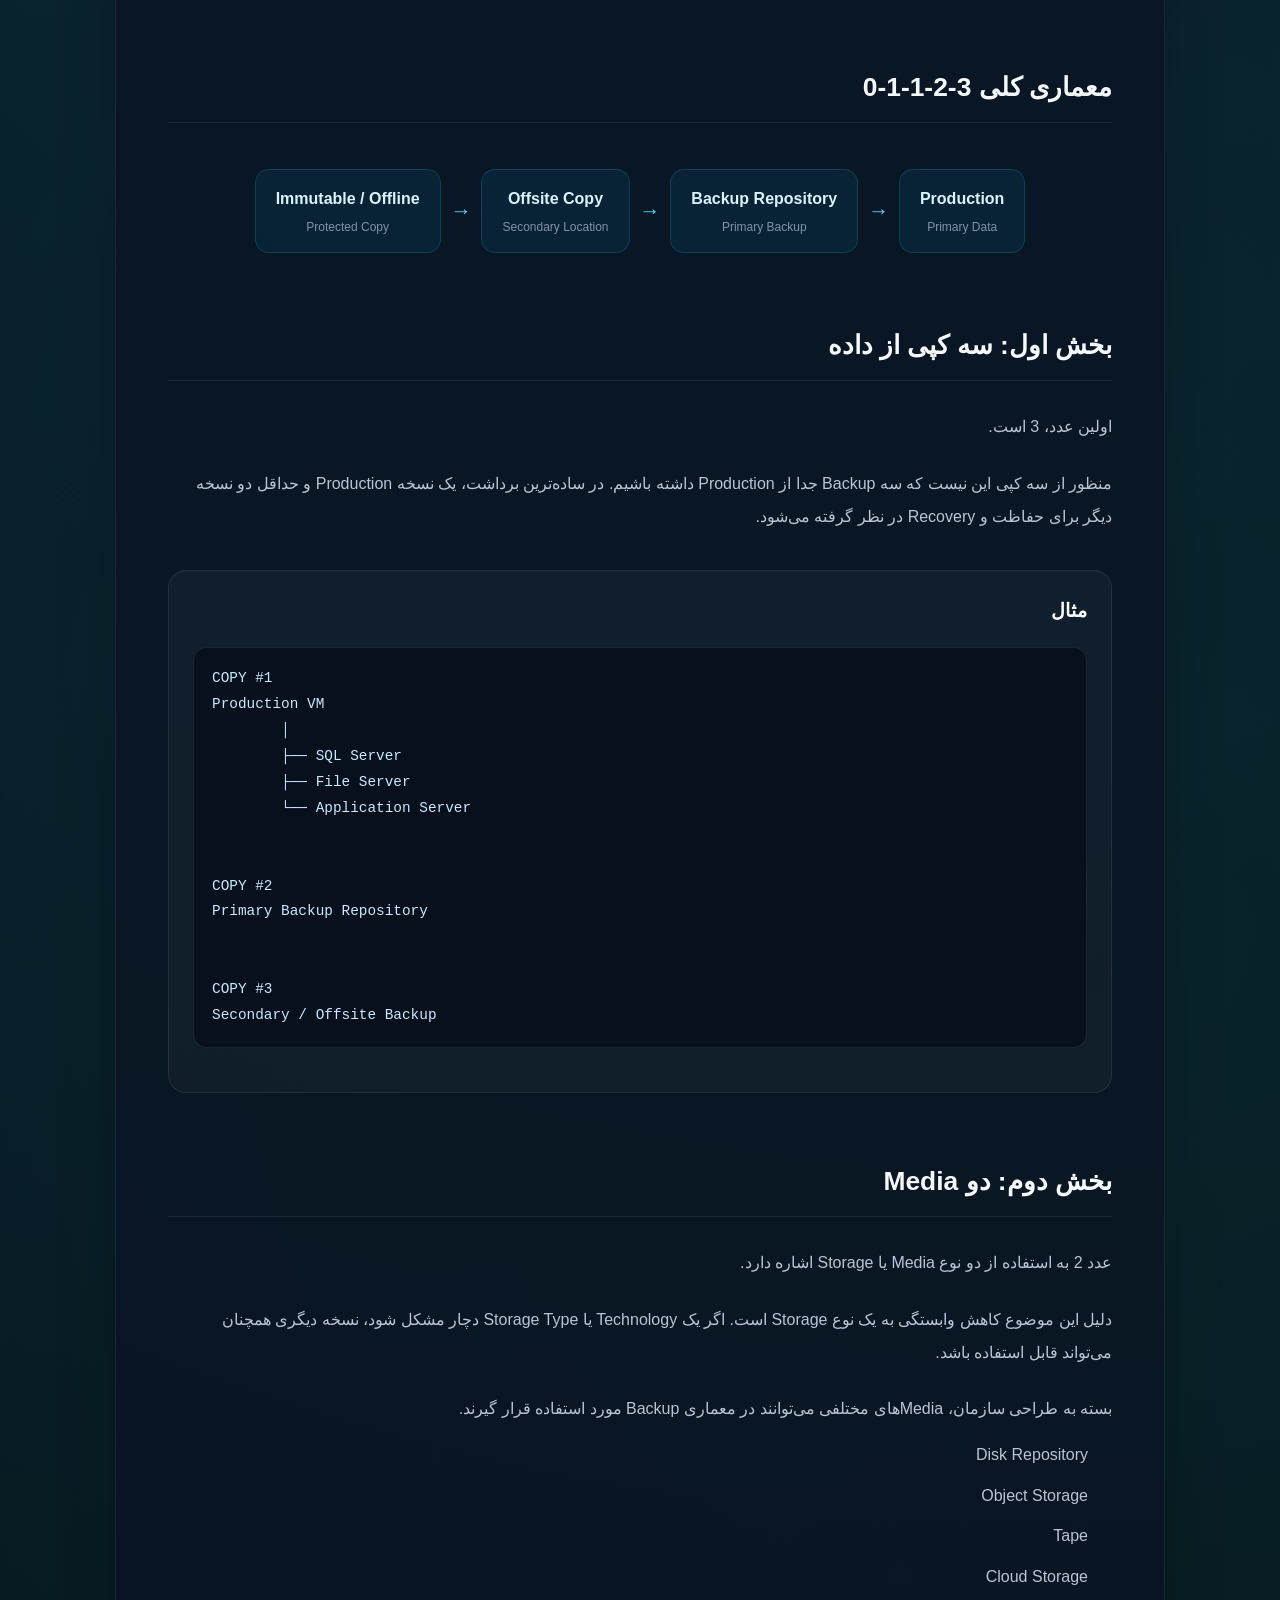
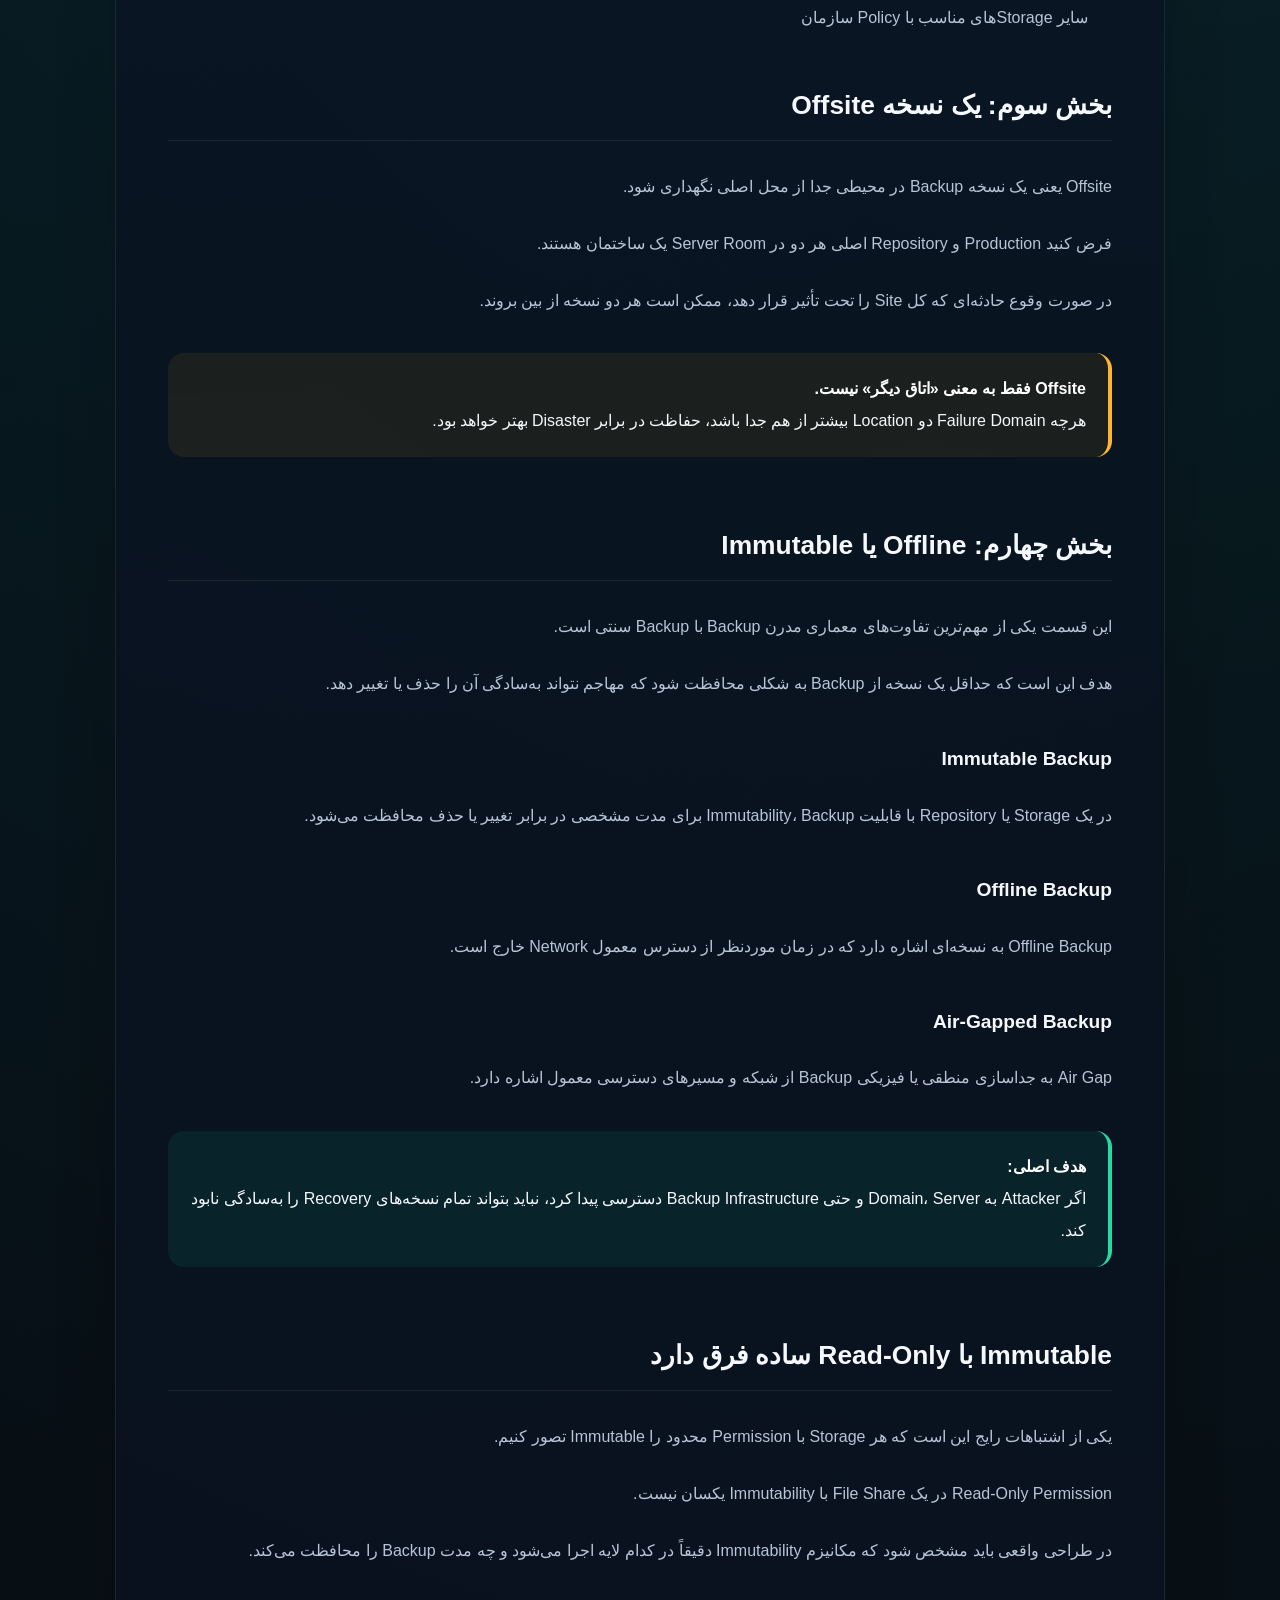
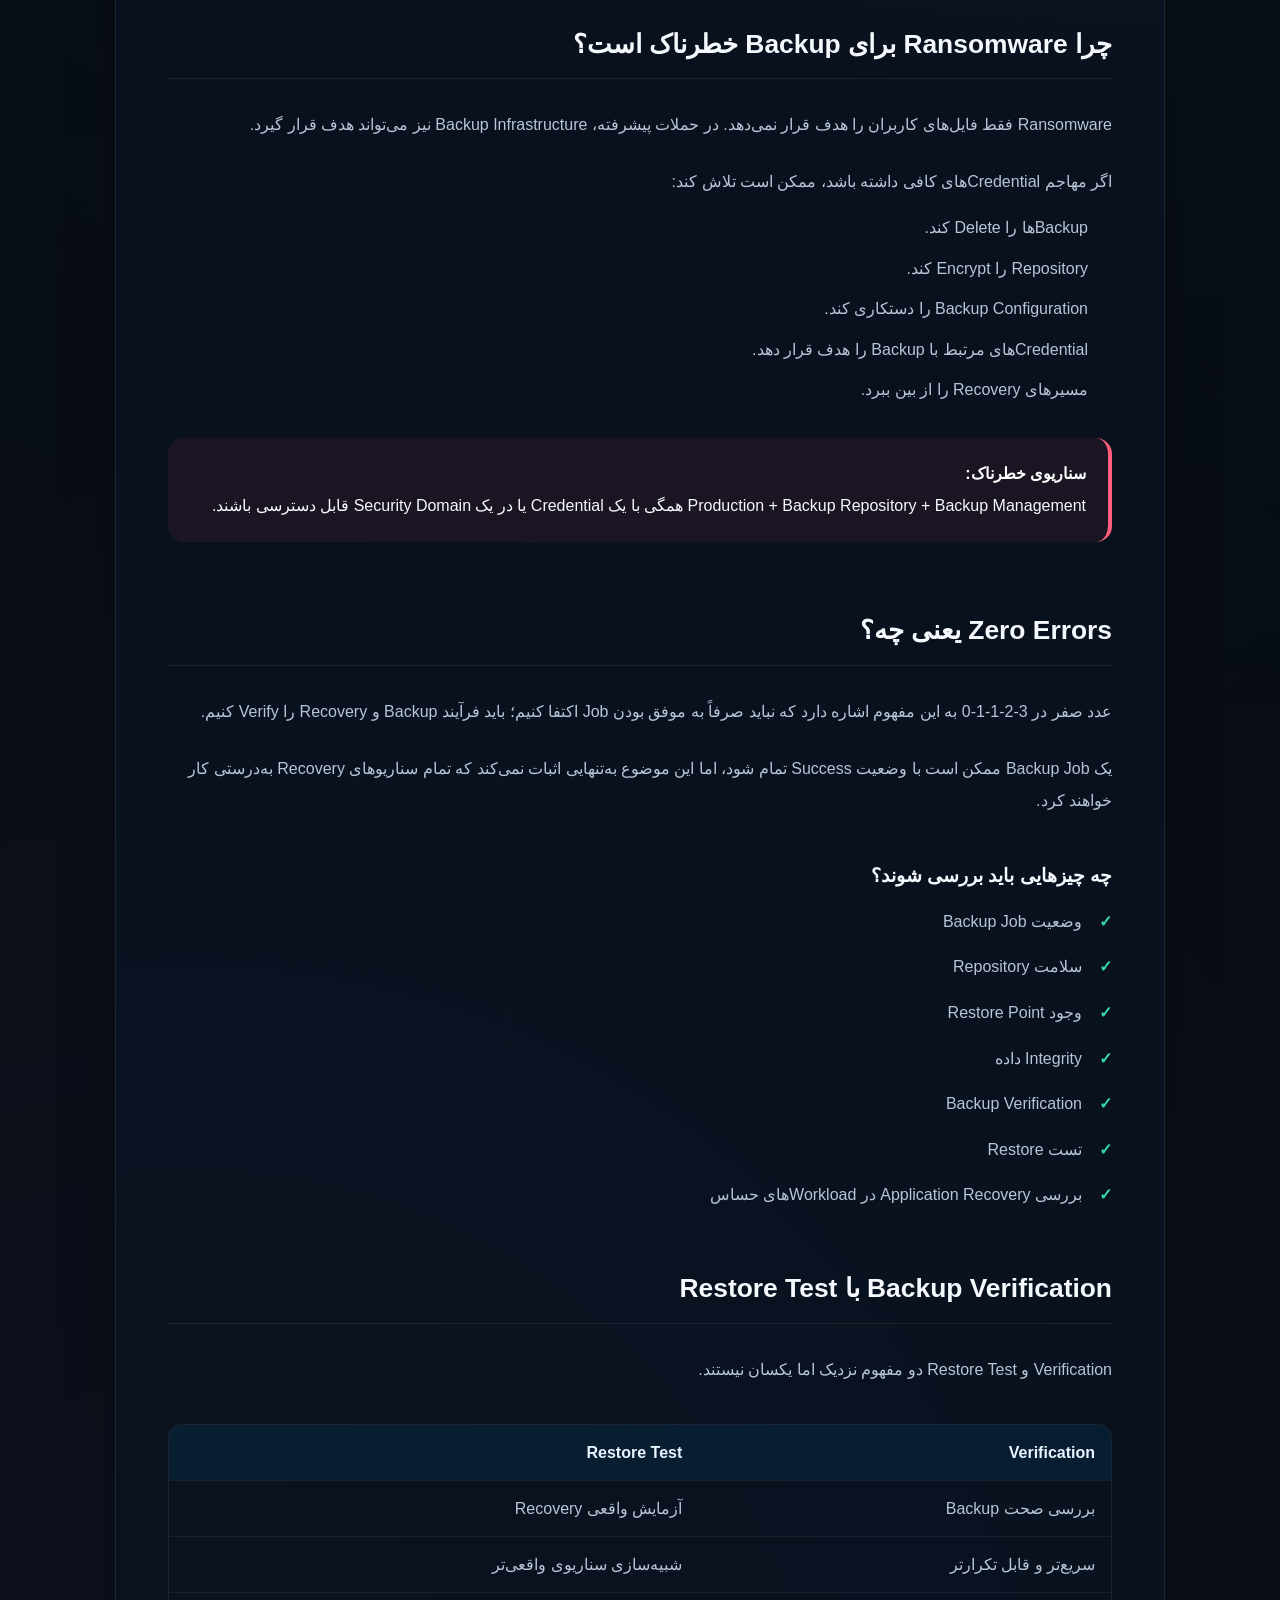
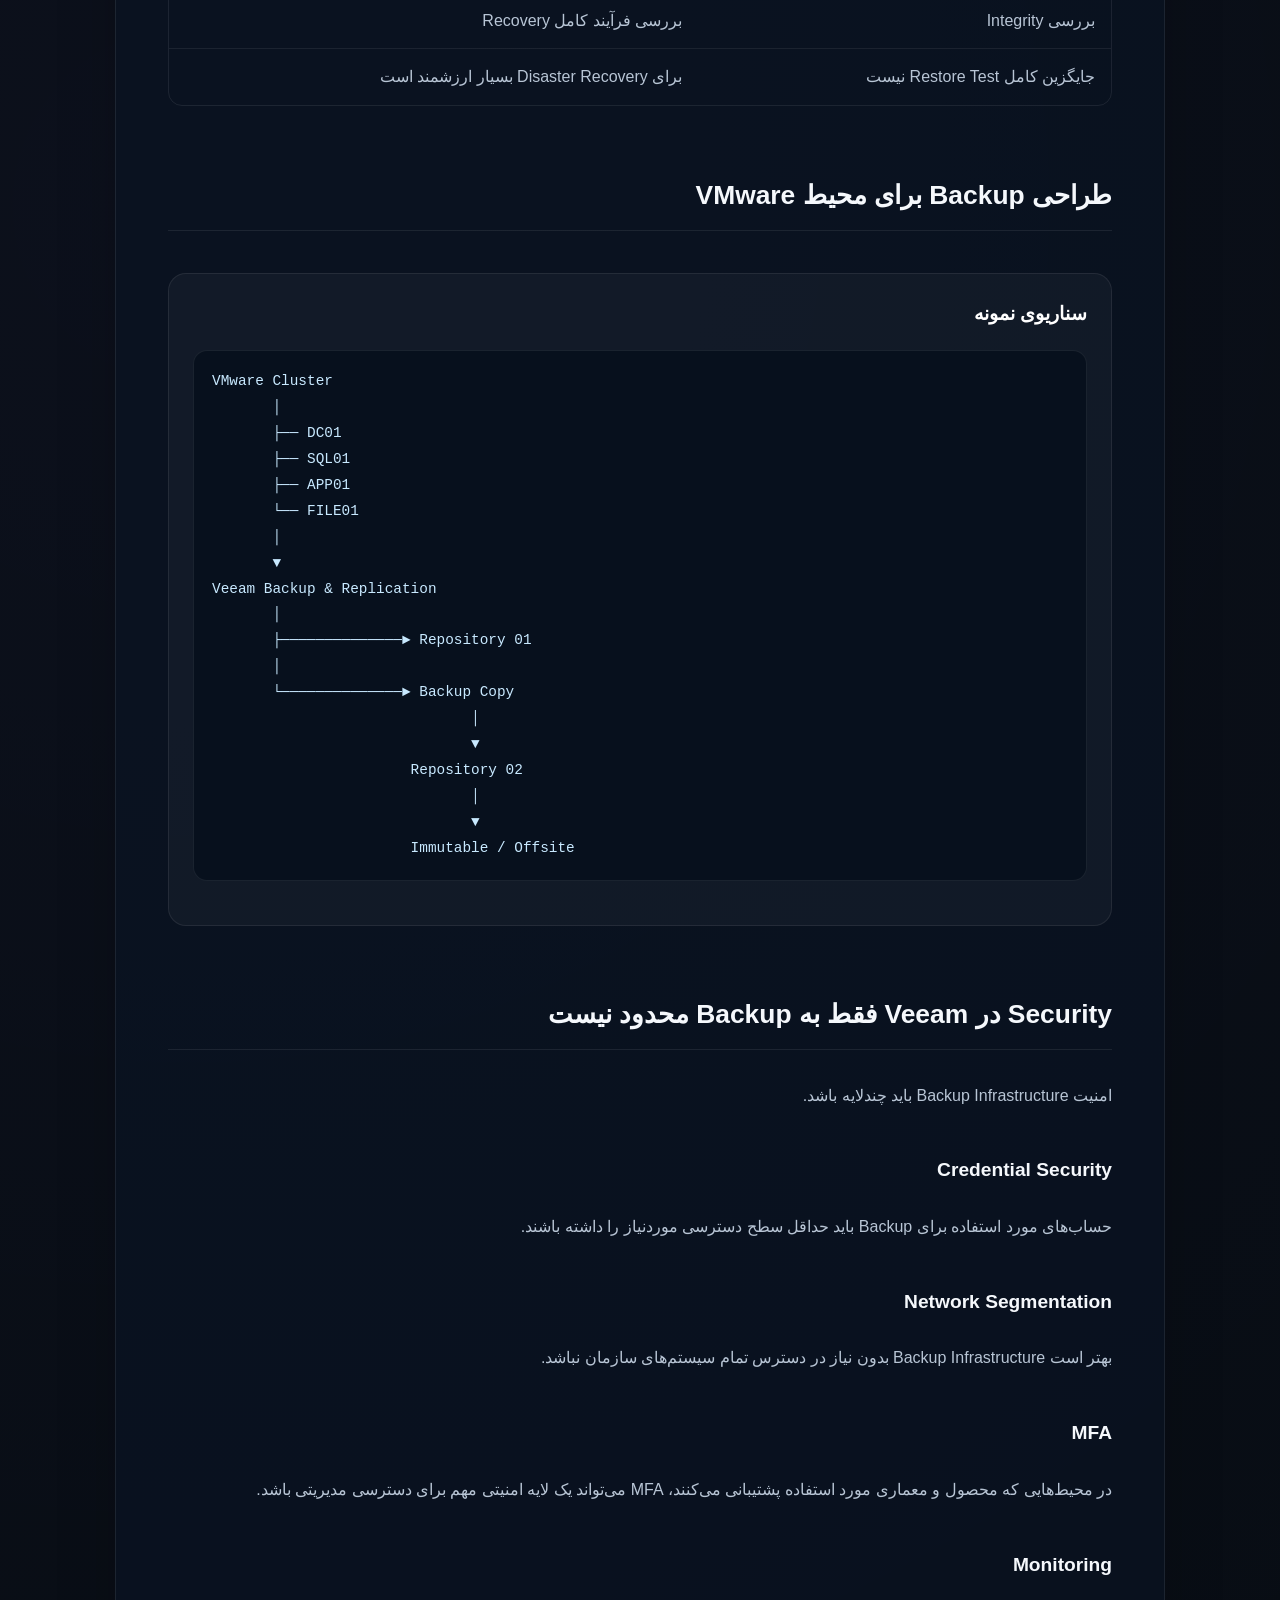
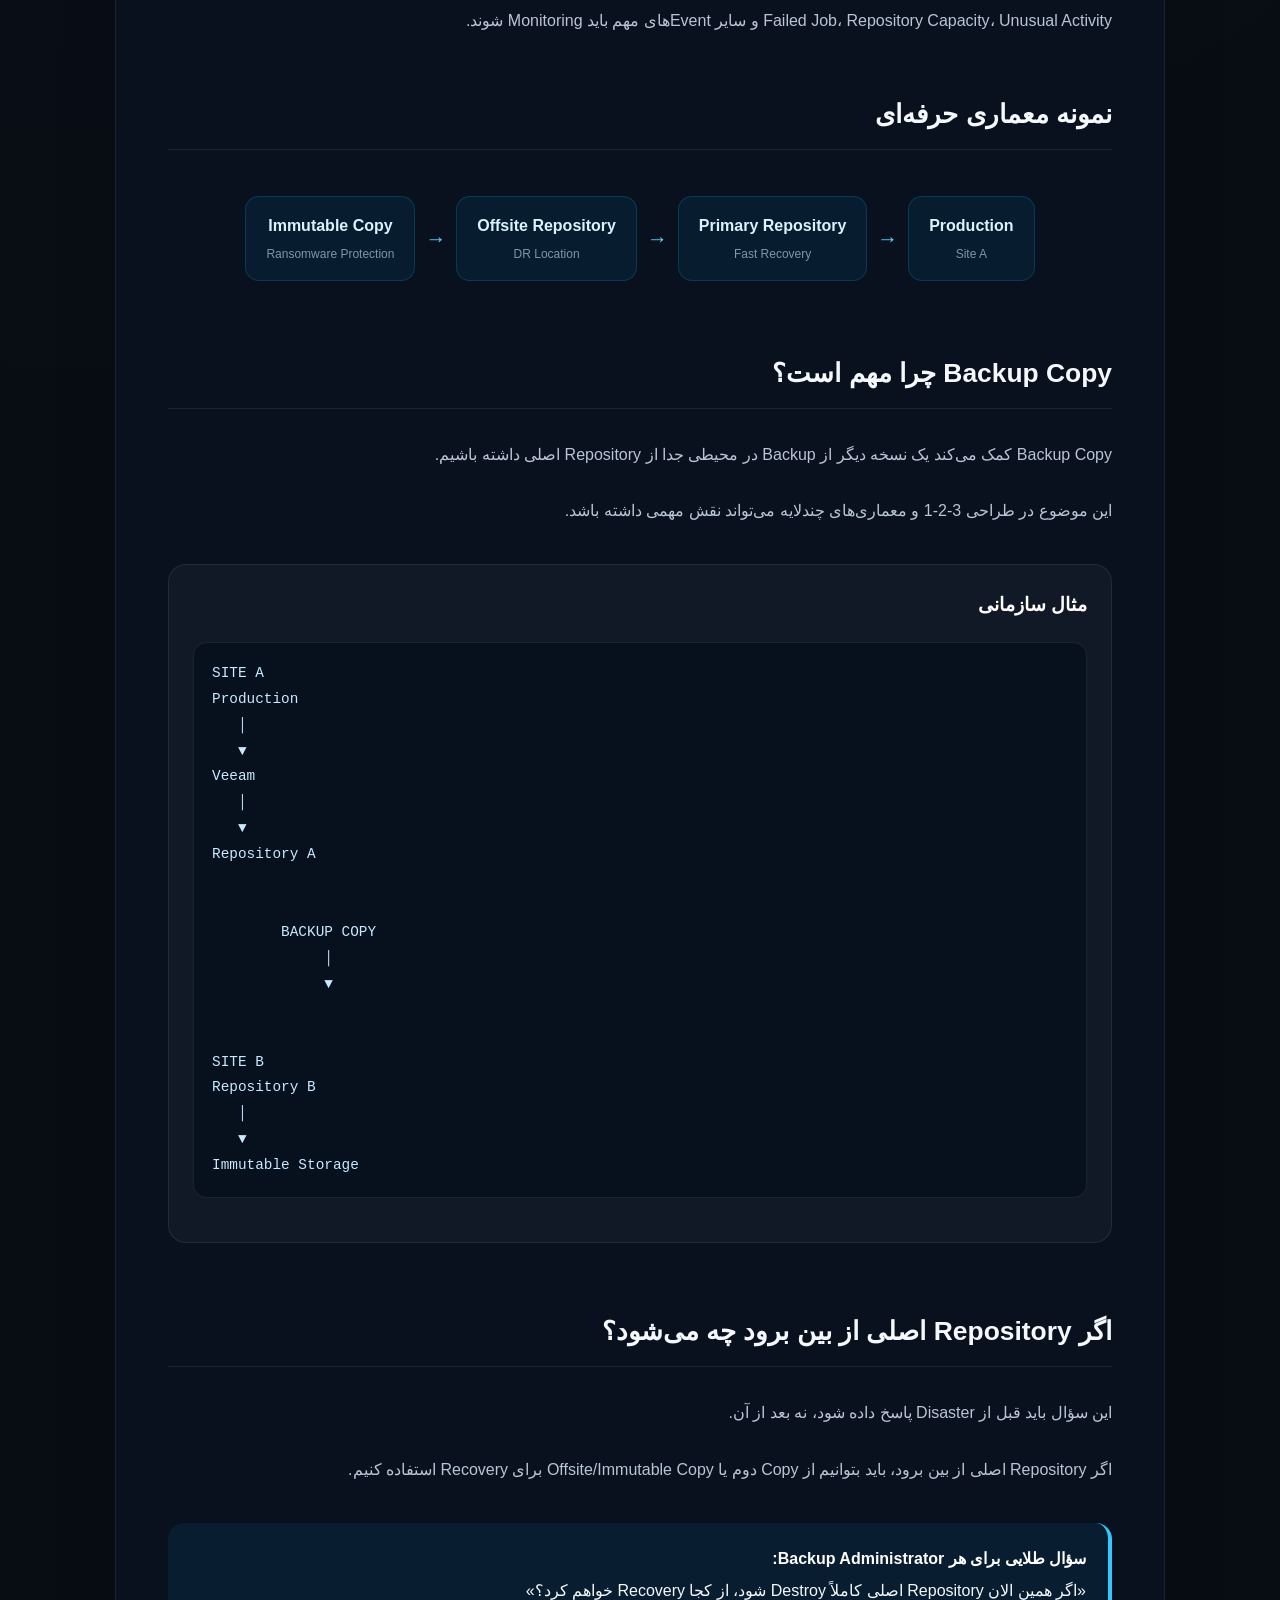
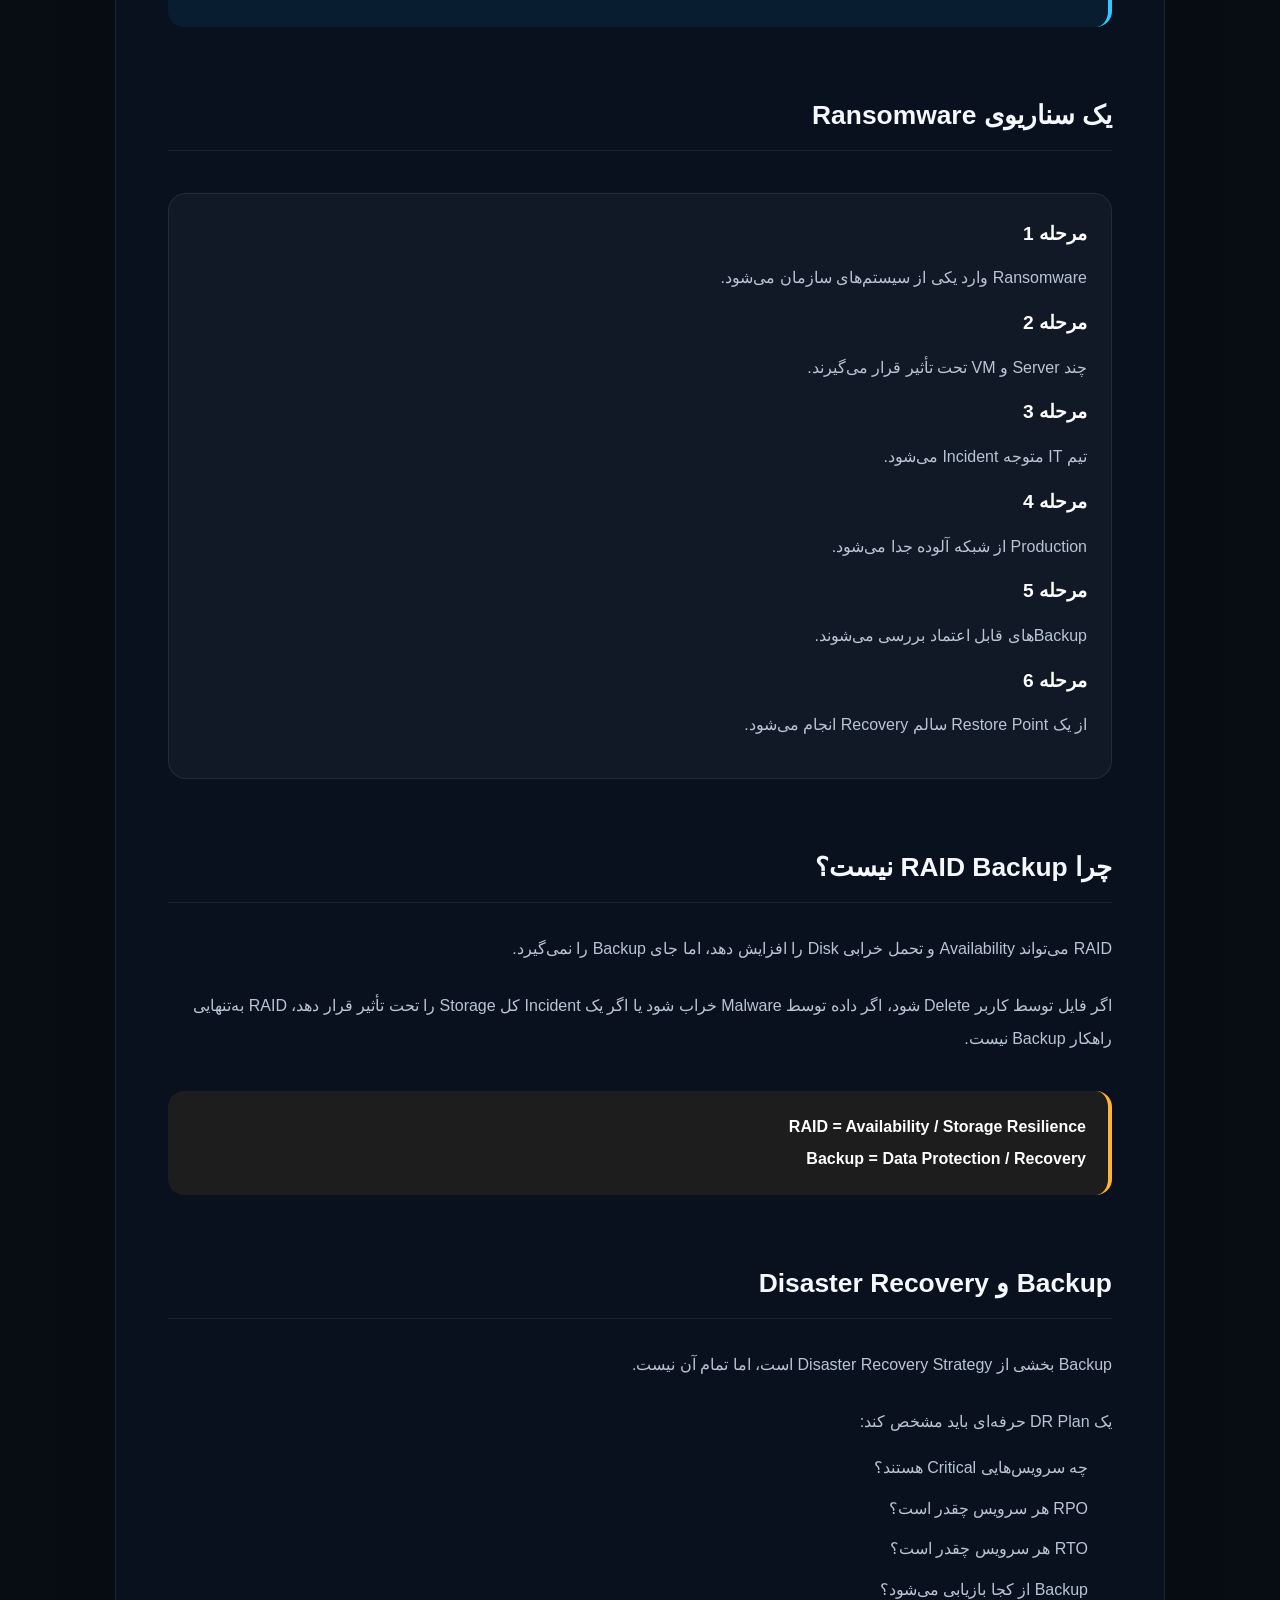
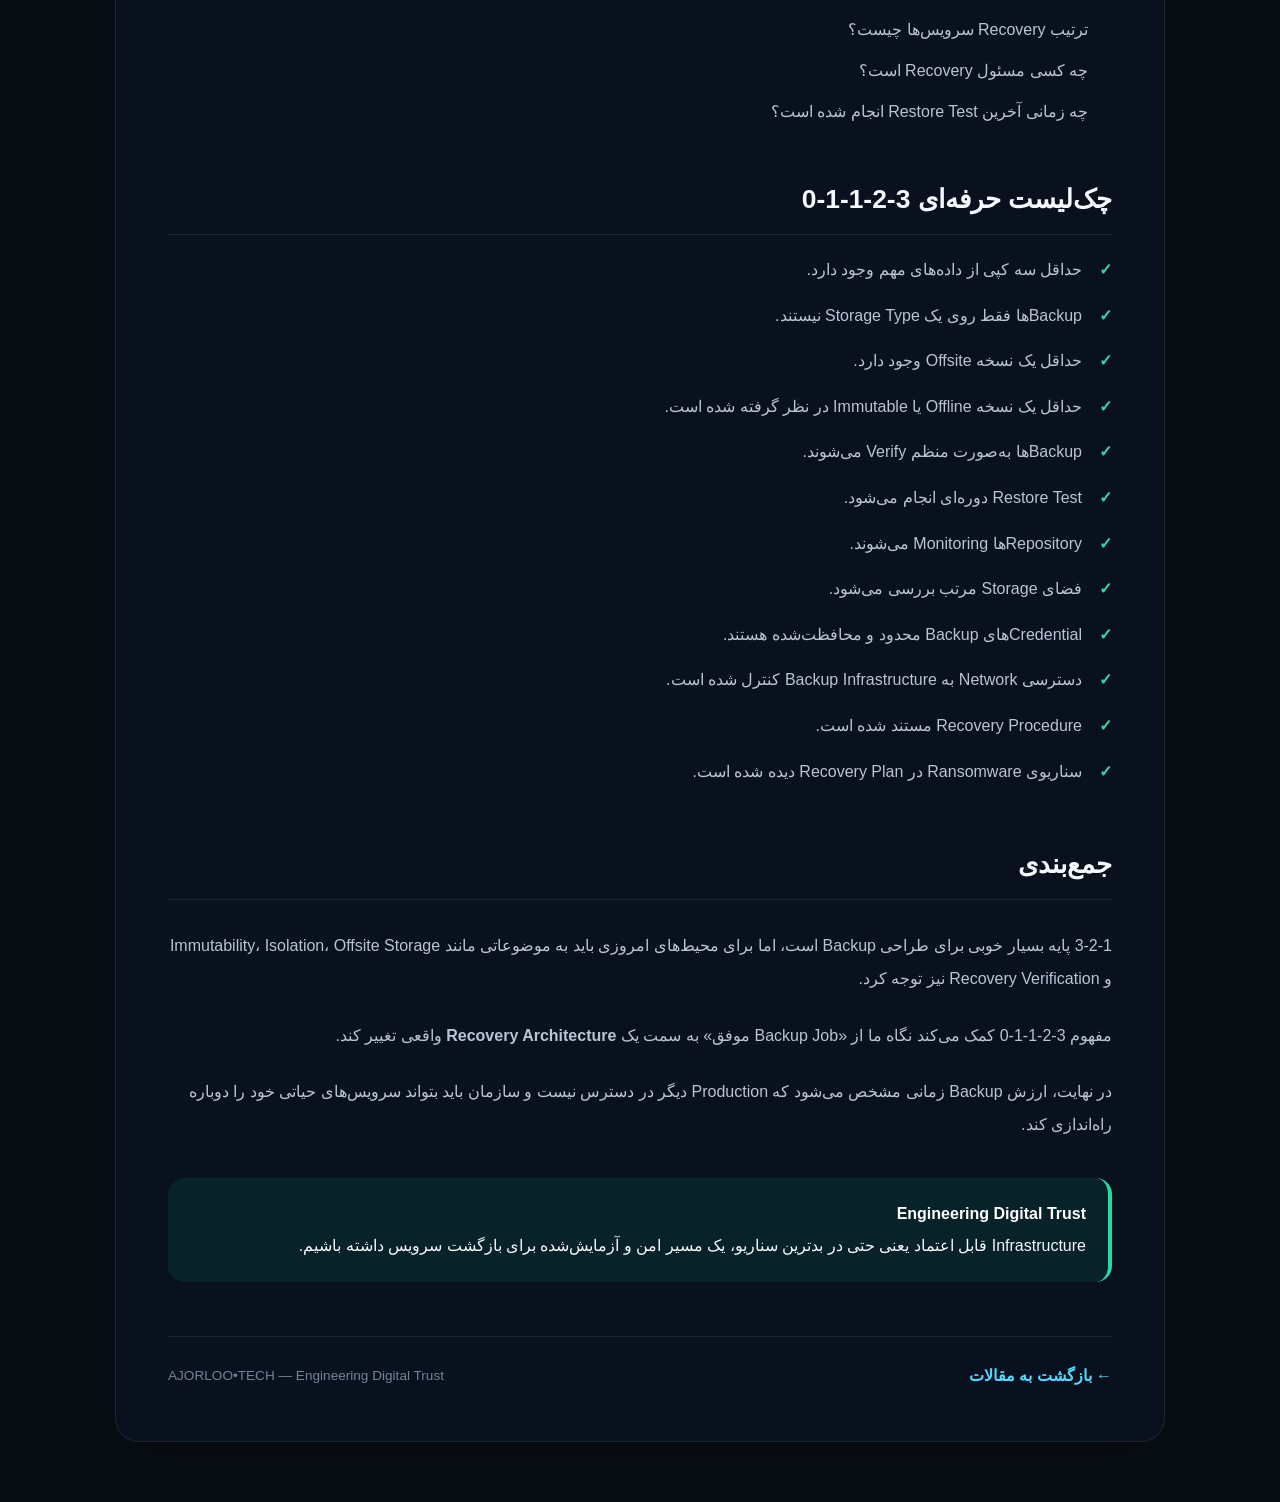
<file: veeam-32110.html>
<!DOCTYPE html>
<html lang="fa" dir="rtl">

<head>
  <meta charset="UTF-8" />
  <meta name="viewport" content="width=device-width, initial-scale=1.0" />

  <title>Veeam 3-2-1-1-0 چیست؟ راهنمای حرفه‌ای Backup | AJORLOO•TECH</title>

  <meta
    name="description"
    content="راهنمای حرفه‌ای Veeam 3-2-1-1-0 Backup Strategy، شامل Immutable Backup، Offline Backup، Air-Gapped، Ransomware Protection و Zero Errors."
  />

  <link rel="stylesheet" href="../styles.css" />

  <style>
    .article-page {
      min-height: 100vh;
      padding: 120px 20px 60px;
      background:
        radial-gradient(circle at 10% 10%, rgba(0, 170, 255, 0.08), transparent 30%),
        radial-gradient(circle at 90% 20%, rgba(0, 255, 200, 0.06), transparent 30%);
    }

    .article-container {
      width: min(1050px, 100%);
      margin: 0 auto;
    }

    .article-header {
      text-align: center;
      margin-bottom: 40px;
    }

    .article-category-badge {
      display: inline-flex;
      align-items: center;
      padding: 8px 16px;
      border: 1px solid rgba(0, 200, 255, 0.25);
      border-radius: 999px;
      background: rgba(0, 180, 255, 0.08);
      color: #59d8ff;
      font-size: 0.78rem;
      font-weight: 700;
      letter-spacing: 1px;
      margin-bottom: 20px;
    }

    .article-header h1 {
      font-size: clamp(2rem, 4vw, 3.4rem);
      line-height: 1.35;
      margin: 0 auto 18px;
      max-width: 900px;
    }

    .article-header p {
      max-width: 820px;
      margin: 0 auto;
      color: #9baabd;
      font-size: 1.05rem;
      line-height: 2;
    }

    .article-meta-bar {
      display: flex;
      justify-content: center;
      flex-wrap: wrap;
      gap: 12px;
      margin-top: 28px;
    }

    .article-meta-item {
      padding: 8px 14px;
      border-radius: 10px;
      background: rgba(255, 255, 255, 0.04);
      border: 1px solid rgba(255, 255, 255, 0.08);
      color: #b9c6d6;
      font-size: 0.85rem;
    }

    .article-content {
      background: rgba(10, 20, 35, 0.72);
      border: 1px solid rgba(255, 255, 255, 0.08);
      border-radius: 24px;
      padding: clamp(22px, 5vw, 52px);
      box-shadow: 0 20px 60px rgba(0, 0, 0, 0.18);
    }

    .article-content h2 {
      font-size: 1.65rem;
      margin: 42px 0 18px;
      padding-bottom: 12px;
      border-bottom: 1px solid rgba(255, 255, 255, 0.08);
    }

    .article-content h2:first-child {
      margin-top: 0;
    }

    .article-content h3 {
      font-size: 1.2rem;
      margin: 30px 0 12px;
    }

    .article-content p {
      color: #b8c5d5;
      line-height: 2.05;
      margin: 12px 0;
    }

    .article-content ul,
    .article-content ol {
      padding-right: 24px;
      color: #b8c5d5;
      line-height: 2.1;
    }

    .article-content li {
      margin-bottom: 7px;
    }

    .highlight-box,
    .warning-box,
    .success-box,
    .danger-box {
      margin: 24px 0;
      padding: 20px 22px;
      border-radius: 16px;
      line-height: 2;
    }

    .highlight-box {
      background: rgba(0, 170, 255, 0.08);
      border-right: 4px solid #31c7ff;
    }

    .warning-box {
      background: rgba(255, 170, 0, 0.08);
      border-right: 4px solid #ffb52e;
    }

    .success-box {
      background: rgba(0, 220, 160, 0.08);
      border-right: 4px solid #27d9a2;
    }

    .danger-box {
      background: rgba(255, 70, 100, 0.07);
      border-right: 4px solid #ff5d7a;
    }

    .highlight-box strong,
    .warning-box strong,
    .success-box strong,
    .danger-box strong {
      color: #ffffff;
    }

    .number-grid {
      display: grid;
      grid-template-columns: repeat(auto-fit, minmax(170px, 1fr));
      gap: 14px;
      margin: 28px 0;
    }

    .number-card {
      padding: 24px 18px;
      border-radius: 18px;
      background: rgba(255, 255, 255, 0.035);
      border: 1px solid rgba(255, 255, 255, 0.07);
      text-align: center;
    }

    .number-card .big-number {
      font-size: 2.3rem;
      font-weight: 800;
      color: #ffffff;
      margin-bottom: 8px;
    }

    .number-card strong {
      display: block;
      color: #dff7ff;
      margin-bottom: 7px;
    }

    .number-card span {
      color: #8799ad;
      font-size: 0.84rem;
      line-height: 1.8;
    }

    .comparison-table-wrapper {
      width: 100%;
      overflow-x: auto;
      margin: 25px 0;
      border-radius: 14px;
      border: 1px solid rgba(255, 255, 255, 0.08);
    }

    .comparison-table {
      width: 100%;
      border-collapse: collapse;
      min-width: 680px;
    }

    .comparison-table th,
    .comparison-table td {
      padding: 14px 16px;
      text-align: right;
      border-bottom: 1px solid rgba(255, 255, 255, 0.07);
    }

    .comparison-table th {
      background: rgba(0, 170, 255, 0.08);
      color: #e8f5ff;
      font-weight: 700;
    }

    .comparison-table td {
      color: #b8c5d5;
    }

    .comparison-table tr:last-child td {
      border-bottom: none;
    }

    .code-block {
      direction: ltr;
      text-align: left;
      overflow-x: auto;
      background: #07101d;
      border: 1px solid rgba(255, 255, 255, 0.08);
      border-radius: 14px;
      padding: 18px;
      margin: 20px 0;
      color: #c8e9ff;
      font-family: Consolas, Monaco, monospace;
      font-size: 0.9rem;
      line-height: 1.8;
      white-space: pre;
    }

    .scenario-card {
      margin: 24px 0;
      padding: 24px;
      border-radius: 18px;
      background: rgba(255, 255, 255, 0.035);
      border: 1px solid rgba(255, 255, 255, 0.08);
    }

    .scenario-card h3 {
      margin-top: 0;
      color: #ffffff;
    }

    .flow {
      display: flex;
      align-items: center;
      justify-content: center;
      flex-wrap: wrap;
      gap: 10px;
      margin: 28px 0;
    }

    .flow-item {
      padding: 15px 20px;
      border-radius: 14px;
      background: rgba(0, 170, 255, 0.08);
      border: 1px solid rgba(0, 200, 255, 0.18);
      color: #d9f4ff;
      font-weight: 600;
      text-align: center;
    }

    .flow-item small {
      display: block;
      color: #8194a9;
      font-size: 0.75rem;
      margin-top: 5px;
      font-weight: 400;
    }

    .flow-arrow {
      color: #51d8ff;
      font-size: 1.3rem;
    }

    .check-list {
      list-style: none;
      padding-right: 0 !important;
    }

    .check-list li {
      position: relative;
      padding-right: 30px;
      margin-bottom: 12px;
    }

    .check-list li::before {
      content: "✓";
      position: absolute;
      right: 0;
      top: 0;
      color: #36d8a4;
      font-weight: 800;
    }

    .article-footer {
      display: flex;
      justify-content: space-between;
      align-items: center;
      gap: 20px;
      flex-wrap: wrap;
      margin-top: 30px;
      padding-top: 25px;
      border-top: 1px solid rgba(255, 255, 255, 0.08);
    }

    .back-link {
      display: inline-flex;
      align-items: center;
      gap: 8px;
      color: #54d8ff;
      text-decoration: none;
      font-weight: 700;
    }

    .back-link:hover {
      opacity: 0.8;
    }

    .article-brand {
      color: #738399;
      font-size: 0.85rem;
    }

    @media (max-width: 700px) {

      .article-page {
        padding: 95px 14px 40px;
      }

      .article-content {
        padding: 22px 17px;
        border-radius: 18px;
      }

      .article-header h1 {
        font-size: 1.9rem;
      }

      .article-content h2 {
        font-size: 1.4rem;
      }

      .flow {
        flex-direction: column;
      }

      .flow-arrow {
        transform: rotate(90deg);
      }
    }
  </style>
</head>


<body>

  <main class="article-page">

    <div class="article-container">

      <header class="article-header">

        <div class="article-category-badge">
          VEEAM / BACKUP / SECURITY
        </div>

        <h1>
          Veeam 3-2-1-1-0 چیست؟
          راهنمای حرفه‌ای طراحی Backup
        </h1>

        <p>
          از قانون کلاسیک 3-2-1 تا Immutable، Offline و Air-Gapped Backup؛
          چطور یک معماری Backup مقاوم در برابر Ransomware طراحی کنیم
          و مطمئن شویم Backup واقعاً قابل بازیابی است؟
        </p>

        <div class="article-meta-bar">

          <span class="article-meta-item">
            Advanced
          </span>

          <span class="article-meta-item">
            حدود 16 دقیقه مطالعه
          </span>

          <span class="article-meta-item">
            Veeam
          </span>

          <span class="article-meta-item">
            Backup Security
          </span>

          <span class="article-meta-item">
            AJORLOO•TECH
          </span>

        </div>

      </header>


      <article class="article-content">


        <h2>
          چرا 3-2-1 به‌تنهایی کافی نیست؟
        </h2>

        <p>
          قانون 3-2-1 سال‌ها به‌عنوان یکی از اصول مهم Backup مورد استفاده
          قرار گرفته است. این قانون می‌گوید باید سه کپی از داده داشته باشیم،
          روی دو نوع Media مختلف نگهداری کنیم و حداقل یک کپی خارج از
          محل اصلی باشد.
        </p>

        <p>
          اما تهدیدهای امروزی، مخصوصاً Ransomware و حملات هدفمند به
          Infrastructure، نشان داده‌اند که حتی داشتن چند نسخه Backup
          نیز در صورتی که همه آن‌ها از طریق Network یا Credentialهای
          مشترک قابل دسترسی باشند، می‌تواند ریسک بالایی داشته باشد.
        </p>

        <div class="danger-box">

          <strong>
            مسئله فقط تعداد Backupها نیست.
          </strong>

          <br />

          باید مطمئن شویم مهاجم نمی‌تواند همه نسخه‌های Backup را
          هم‌زمان حذف، رمزگذاری یا دستکاری کند.

        </div>


        <h2>
          قانون 3-2-1-1-0 چیست؟
        </h2>

        <p>
          3-2-1-1-0 را می‌توان یک مدل تکامل‌یافته‌تر برای طراحی
          Data Protection دانست.
        </p>

        <div class="number-grid">

          <div class="number-card">

            <div class="big-number">
              3
            </div>

            <strong>
              سه کپی
            </strong>

            <span>
              Production + حداقل دو نسخه Backup
            </span>

          </div>


          <div class="number-card">

            <div class="big-number">
              2
            </div>

            <strong>
              دو Media
            </strong>

            <span>
              استفاده از دو نوع Storage / Media
            </span>

          </div>


          <div class="number-card">

            <div class="big-number">
              1
            </div>

            <strong>
              یک Offsite
            </strong>

            <span>
              حداقل یک نسخه در محل دیگری
            </span>

          </div>


          <div class="number-card">

            <div class="big-number">
              1
            </div>

            <strong>
              یک Offline / Immutable
            </strong>

            <span>
              حداقل یک نسخه مقاوم در برابر تغییر یا حذف
            </span>

          </div>


          <div class="number-card">

            <div class="big-number">
              0
            </div>

            <strong>
              Zero Errors
            </strong>

            <span>
              Backupها باید به‌صورت منظم Verify و تست شوند
            </span>

          </div>

        </div>


        <div class="highlight-box">

          <strong>
            نکته مهم:
          </strong>

          <br />

          عبارت 3-2-1-1-0 بیشتر از یک عدد ساده است؛
          یک رویکرد برای ساختن چندین لایه دفاعی در برابر
          Data Loss و Cyber Threat محسوب می‌شود.

        </div>


        <h2>
          معماری کلی 3-2-1-1-0
        </h2>

        <div class="flow">

          <div class="flow-item">
            Production
            <small>Primary Data</small>
          </div>

          <div class="flow-arrow">
            →
          </div>

          <div class="flow-item">
            Backup Repository
            <small>Primary Backup</small>
          </div>

          <div class="flow-arrow">
            →
          </div>

          <div class="flow-item">
            Offsite Copy
            <small>Secondary Location</small>
          </div>

          <div class="flow-arrow">
            →
          </div>

          <div class="flow-item">
            Immutable / Offline
            <small>Protected Copy</small>
          </div>

        </div>


        <h2>
          بخش اول: سه کپی از داده
        </h2>

        <p>
          اولین عدد، 3 است.
        </p>

        <p>
          منظور از سه کپی این نیست که سه Backup جدا از Production داشته باشیم.
          در ساده‌ترین برداشت، یک نسخه Production و حداقل دو نسخه دیگر
          برای حفاظت و Recovery در نظر گرفته می‌شود.
        </p>

        <div class="scenario-card">

          <h3>
            مثال
          </h3>

          <div class="code-block">COPY #1
Production VM
        │
        ├── SQL Server
        ├── File Server
        └── Application Server


COPY #2
Primary Backup Repository


COPY #3
Secondary / Offsite Backup</div>

        </div>


        <h2>
          بخش دوم: دو Media
        </h2>

        <p>
          عدد 2 به استفاده از دو نوع Media یا Storage اشاره دارد.
        </p>

        <p>
          دلیل این موضوع کاهش وابستگی به یک نوع Storage است.
          اگر یک Technology یا Storage Type دچار مشکل شود،
          نسخه دیگری همچنان می‌تواند قابل استفاده باشد.
        </p>

        <p>
          بسته به طراحی سازمان، Mediaهای مختلفی می‌توانند در
          معماری Backup مورد استفاده قرار گیرند.
        </p>

        <ul>

          <li>
            Disk Repository
          </li>

          <li>
            Object Storage
          </li>

          <li>
            Tape
          </li>

          <li>
            Cloud Storage
          </li>

          <li>
            سایر Storageهای مناسب با Policy سازمان
          </li>

        </ul>


        <h2>
          بخش سوم: یک نسخه Offsite
        </h2>

        <p>
          Offsite یعنی یک نسخه Backup در محیطی جدا از محل اصلی نگهداری شود.
        </p>

        <p>
          فرض کنید Production و Repository اصلی هر دو در Server Room
          یک ساختمان هستند.
        </p>

        <p>
          در صورت وقوع حادثه‌ای که کل Site را تحت تأثیر قرار دهد،
          ممکن است هر دو نسخه از بین بروند.
        </p>

        <div class="warning-box">

          <strong>
            Offsite فقط به معنی «اتاق دیگر» نیست.
          </strong>

          <br />

          هرچه Failure Domain دو Location بیشتر از هم جدا باشد،
          حفاظت در برابر Disaster بهتر خواهد بود.

        </div>


        <h2>
          بخش چهارم: Offline یا Immutable
        </h2>

        <p>
          این قسمت یکی از مهم‌ترین تفاوت‌های معماری مدرن Backup
          با Backup سنتی است.
        </p>

        <p>
          هدف این است که حداقل یک نسخه از Backup به شکلی محافظت شود
          که مهاجم نتواند به‌سادگی آن را حذف یا تغییر دهد.
        </p>

        <h3>
          Immutable Backup
        </h3>

        <p>
          در یک Storage یا Repository با قابلیت Immutability،
          Backup برای مدت مشخصی در برابر تغییر یا حذف محافظت می‌شود.
        </p>

        <h3>
          Offline Backup
        </h3>

        <p>
          Offline Backup به نسخه‌ای اشاره دارد که در زمان موردنظر
          از دسترس معمول Network خارج است.
        </p>

        <h3>
          Air-Gapped Backup
        </h3>

        <p>
          Air Gap به جداسازی منطقی یا فیزیکی Backup از شبکه و مسیرهای
          دسترسی معمول اشاره دارد.
        </p>

        <div class="success-box">

          <strong>
            هدف اصلی:
          </strong>

          <br />

          اگر Attacker به Domain، Server و حتی Backup Infrastructure
          دسترسی پیدا کرد، نباید بتواند تمام نسخه‌های Recovery را
          به‌سادگی نابود کند.

        </div>


        <h2>
          Immutable با Read-Only ساده فرق دارد
        </h2>

        <p>
          یکی از اشتباهات رایج این است که هر Storage با Permission
          محدود را Immutable تصور کنیم.
        </p>

        <p>
          Read-Only Permission در یک File Share با Immutability
          یکسان نیست.
        </p>

        <p>
          در طراحی واقعی باید مشخص شود که مکانیزم Immutability دقیقاً
          در کدام لایه اجرا می‌شود و چه مدت Backup را محافظت می‌کند.
        </p>


        <h2>
          چرا Ransomware برای Backup خطرناک است؟
        </h2>

        <p>
          Ransomware فقط فایل‌های کاربران را هدف قرار نمی‌دهد.
          در حملات پیشرفته، Backup Infrastructure نیز می‌تواند
          هدف قرار گیرد.
        </p>

        <p>
          اگر مهاجم Credentialهای کافی داشته باشد، ممکن است تلاش کند:
        </p>

        <ul>

          <li>
            Backupها را Delete کند.
          </li>

          <li>
            Repository را Encrypt کند.
          </li>

          <li>
            Backup Configuration را دستکاری کند.
          </li>

          <li>
            Credentialهای مرتبط با Backup را هدف قرار دهد.
          </li>

          <li>
            مسیرهای Recovery را از بین ببرد.
          </li>

        </ul>


        <div class="danger-box">

          <strong>
            سناریوی خطرناک:
          </strong>

          <br />

          Production + Backup Repository + Backup Management
          همگی با یک Credential یا در یک Security Domain قابل دسترسی باشند.

        </div>


        <h2>
          Zero Errors یعنی چه؟
        </h2>

        <p>
          عدد صفر در 3-2-1-1-0 به این مفهوم اشاره دارد که نباید
          صرفاً به موفق بودن Job اکتفا کنیم؛ باید فرآیند Backup
          و Recovery را Verify کنیم.
        </p>

        <p>
          یک Backup Job ممکن است با وضعیت Success تمام شود،
          اما این موضوع به‌تنهایی اثبات نمی‌کند که تمام سناریوهای
          Recovery به‌درستی کار خواهند کرد.
        </p>

        <h3>
          چه چیزهایی باید بررسی شوند؟
        </h3>

        <ul class="check-list">

          <li>
            وضعیت Backup Job
          </li>

          <li>
            سلامت Repository
          </li>

          <li>
            وجود Restore Point
          </li>

          <li>
            Integrity داده
          </li>

          <li>
            Backup Verification
          </li>

          <li>
            تست Restore
          </li>

          <li>
            بررسی Application Recovery در Workloadهای حساس
          </li>

        </ul>


        <h2>
          Backup Verification با Restore Test
        </h2>

        <p>
          Verification و Restore Test دو مفهوم نزدیک اما یکسان نیستند.
        </p>

        <div class="comparison-table-wrapper">

          <table class="comparison-table">

            <thead>

              <tr>
                <th>
                  Verification
                </th>

                <th>
                  Restore Test
                </th>
              </tr>

            </thead>

            <tbody>

              <tr>

                <td>
                  بررسی صحت Backup
                </td>

                <td>
                  آزمایش واقعی Recovery
                </td>

              </tr>

              <tr>

                <td>
                  سریع‌تر و قابل تکرارتر
                </td>

                <td>
                  شبیه‌سازی سناریوی واقعی‌تر
                </td>

              </tr>

              <tr>

                <td>
                  بررسی Integrity
                </td>

                <td>
                  بررسی فرآیند کامل Recovery
                </td>

              </tr>

              <tr>

                <td>
                  جایگزین کامل Restore Test نیست
                </td>

                <td>
                  برای Disaster Recovery بسیار ارزشمند است
                </td>

              </tr>

            </tbody>

          </table>

        </div>


        <h2>
          طراحی Backup برای محیط VMware
        </h2>

        <div class="scenario-card">

          <h3>
            سناریوی نمونه
          </h3>

          <div class="code-block">VMware Cluster
       │
       ├── DC01
       ├── SQL01
       ├── APP01
       └── FILE01
       │
       ▼
Veeam Backup & Replication
       │
       ├──────────────► Repository 01
       │
       └──────────────► Backup Copy
                              │
                              ▼
                       Repository 02
                              │
                              ▼
                       Immutable / Offsite</div>

        </div>


        <h2>
          Security در Veeam فقط به Backup محدود نیست
        </h2>

        <p>
          امنیت Backup Infrastructure باید چندلایه باشد.
        </p>

        <h3>
          Credential Security
        </h3>

        <p>
          حساب‌های مورد استفاده برای Backup باید حداقل سطح دسترسی
          موردنیاز را داشته باشند.
        </p>

        <h3>
          Network Segmentation
        </h3>

        <p>
          بهتر است Backup Infrastructure بدون نیاز در دسترس تمام
          سیستم‌های سازمان نباشد.
        </p>

        <h3>
          MFA
        </h3>

        <p>
          در محیط‌هایی که محصول و معماری مورد استفاده پشتیبانی می‌کنند،
          MFA می‌تواند یک لایه امنیتی مهم برای دسترسی مدیریتی باشد.
        </p>

        <h3>
          Monitoring
        </h3>

        <p>
          Failed Job، Repository Capacity، Unusual Activity و سایر
          Eventهای مهم باید Monitoring شوند.
        </p>


        <h2>
          نمونه معماری حرفه‌ای
        </h2>

        <div class="flow">

          <div class="flow-item">
            Production
            <small>Site A</small>
          </div>

          <div class="flow-arrow">
            →
          </div>

          <div class="flow-item">
            Primary Repository
            <small>Fast Recovery</small>
          </div>

          <div class="flow-arrow">
            →
          </div>

          <div class="flow-item">
            Offsite Repository
            <small>DR Location</small>
          </div>

          <div class="flow-arrow">
            →
          </div>

          <div class="flow-item">
            Immutable Copy
            <small>Ransomware Protection</small>
          </div>

        </div>


        <h2>
          Backup Copy چرا مهم است؟
        </h2>

        <p>
          Backup Copy کمک می‌کند یک نسخه دیگر از Backup در محیطی
          جدا از Repository اصلی داشته باشیم.
        </p>

        <p>
          این موضوع در طراحی 3-2-1 و معماری‌های چندلایه می‌تواند
          نقش مهمی داشته باشد.
        </p>

        <div class="scenario-card">

          <h3>
            مثال سازمانی
          </h3>

          <div class="code-block">SITE A
Production
   │
   ▼
Veeam
   │
   ▼
Repository A


        BACKUP COPY
             │
             ▼


SITE B
Repository B
   │
   ▼
Immutable Storage</div>

        </div>


        <h2>
          اگر Repository اصلی از بین برود چه می‌شود؟
        </h2>

        <p>
          این سؤال باید قبل از Disaster پاسخ داده شود، نه بعد از آن.
        </p>

        <p>
          اگر Repository اصلی از بین برود، باید بتوانیم از Copy دوم
          یا Offsite/Immutable Copy برای Recovery استفاده کنیم.
        </p>

        <div class="highlight-box">

          <strong>
            سؤال طلایی برای هر Backup Administrator:
          </strong>

          <br />

          «اگر همین الان Repository اصلی کاملاً Destroy شود،
          از کجا Recovery خواهم کرد؟»

        </div>


        <h2>
          یک سناریوی Ransomware
        </h2>

        <div class="scenario-card">

          <h3>
            مرحله 1
          </h3>

          <p>
            Ransomware وارد یکی از سیستم‌های سازمان می‌شود.
          </p>

          <h3>
            مرحله 2
          </h3>

          <p>
            چند Server و VM تحت تأثیر قرار می‌گیرند.
          </p>

          <h3>
            مرحله 3
          </h3>

          <p>
            تیم IT متوجه Incident می‌شود.
          </p>

          <h3>
            مرحله 4
          </h3>

          <p>
            Production از شبکه آلوده جدا می‌شود.
          </p>

          <h3>
            مرحله 5
          </h3>

          <p>
            Backupهای قابل اعتماد بررسی می‌شوند.
          </p>

          <h3>
            مرحله 6
          </h3>

          <p>
            از یک Restore Point سالم Recovery انجام می‌شود.
          </p>

        </div>


        <h2>
          چرا RAID Backup نیست؟
        </h2>

        <p>
          RAID می‌تواند Availability و تحمل خرابی Disk را افزایش دهد،
          اما جای Backup را نمی‌گیرد.
        </p>

        <p>
          اگر فایل توسط کاربر Delete شود، اگر داده توسط Malware خراب شود
          یا اگر یک Incident کل Storage را تحت تأثیر قرار دهد،
          RAID به‌تنهایی راهکار Backup نیست.
        </p>

        <div class="warning-box">

          <strong>
            RAID = Availability / Storage Resilience
          </strong>

          <br />

          <strong>
            Backup = Data Protection / Recovery
          </strong>

        </div>


        <h2>
          Backup و Disaster Recovery
        </h2>

        <p>
          Backup بخشی از Disaster Recovery Strategy است، اما تمام آن نیست.
        </p>

        <p>
          یک DR Plan حرفه‌ای باید مشخص کند:
        </p>

        <ul>

          <li>
            چه سرویس‌هایی Critical هستند؟
          </li>

          <li>
            RPO هر سرویس چقدر است؟
          </li>

          <li>
            RTO هر سرویس چقدر است؟
          </li>

          <li>
            Backup از کجا بازیابی می‌شود؟
          </li>

          <li>
            ترتیب Recovery سرویس‌ها چیست؟
          </li>

          <li>
            چه کسی مسئول Recovery است؟
          </li>

          <li>
            چه زمانی آخرین Restore Test انجام شده است؟
          </li>

        </ul>


        <h2>
          چک‌لیست حرفه‌ای 3-2-1-1-0
        </h2>

        <ul class="check-list">

          <li>
            حداقل سه کپی از داده‌های مهم وجود دارد.
          </li>

          <li>
            Backupها فقط روی یک Storage Type نیستند.
          </li>

          <li>
            حداقل یک نسخه Offsite وجود دارد.
          </li>

          <li>
            حداقل یک نسخه Offline یا Immutable در نظر گرفته شده است.
          </li>

          <li>
            Backupها به‌صورت منظم Verify می‌شوند.
          </li>

          <li>
            Restore Test دوره‌ای انجام می‌شود.
          </li>

          <li>
            Repositoryها Monitoring می‌شوند.
          </li>

          <li>
            فضای Storage مرتب بررسی می‌شود.
          </li>

          <li>
            Credentialهای Backup محدود و محافظت‌شده هستند.
          </li>

          <li>
            دسترسی Network به Backup Infrastructure کنترل شده است.
          </li>

          <li>
            Recovery Procedure مستند شده است.
          </li>

          <li>
            سناریوی Ransomware در Recovery Plan دیده شده است.
          </li>

        </ul>


        <h2>
          جمع‌بندی
        </h2>

        <p>
          3-2-1 پایه بسیار خوبی برای طراحی Backup است، اما برای
          محیط‌های امروزی باید به موضوعاتی مانند Immutability،
          Isolation، Offsite Storage و Recovery Verification نیز
          توجه کرد.
        </p>

        <p>
          مفهوم 3-2-1-1-0 کمک می‌کند نگاه ما از «Backup Job موفق»
          به سمت یک <strong>Recovery Architecture</strong> واقعی تغییر کند.
        </p>

        <p>
          در نهایت، ارزش Backup زمانی مشخص می‌شود که Production
          دیگر در دسترس نیست و سازمان باید بتواند سرویس‌های حیاتی
          خود را دوباره راه‌اندازی کند.
        </p>

        <div class="success-box">

          <strong>
            Engineering Digital Trust
          </strong>

          <br />

          Infrastructure قابل اعتماد یعنی حتی در بدترین سناریو،
          یک مسیر امن و آزمایش‌شده برای بازگشت سرویس داشته باشیم.

        </div>


        <footer class="article-footer">

          <a
            href="../index.html#articles"
            class="back-link"
          >
            ← بازگشت به مقالات
          </a>

          <span class="article-brand">
            AJORLOO•TECH — Engineering Digital Trust
          </span>

        </footer>

      </article>

    </div>

  </main>

</body>

</html>
</file>
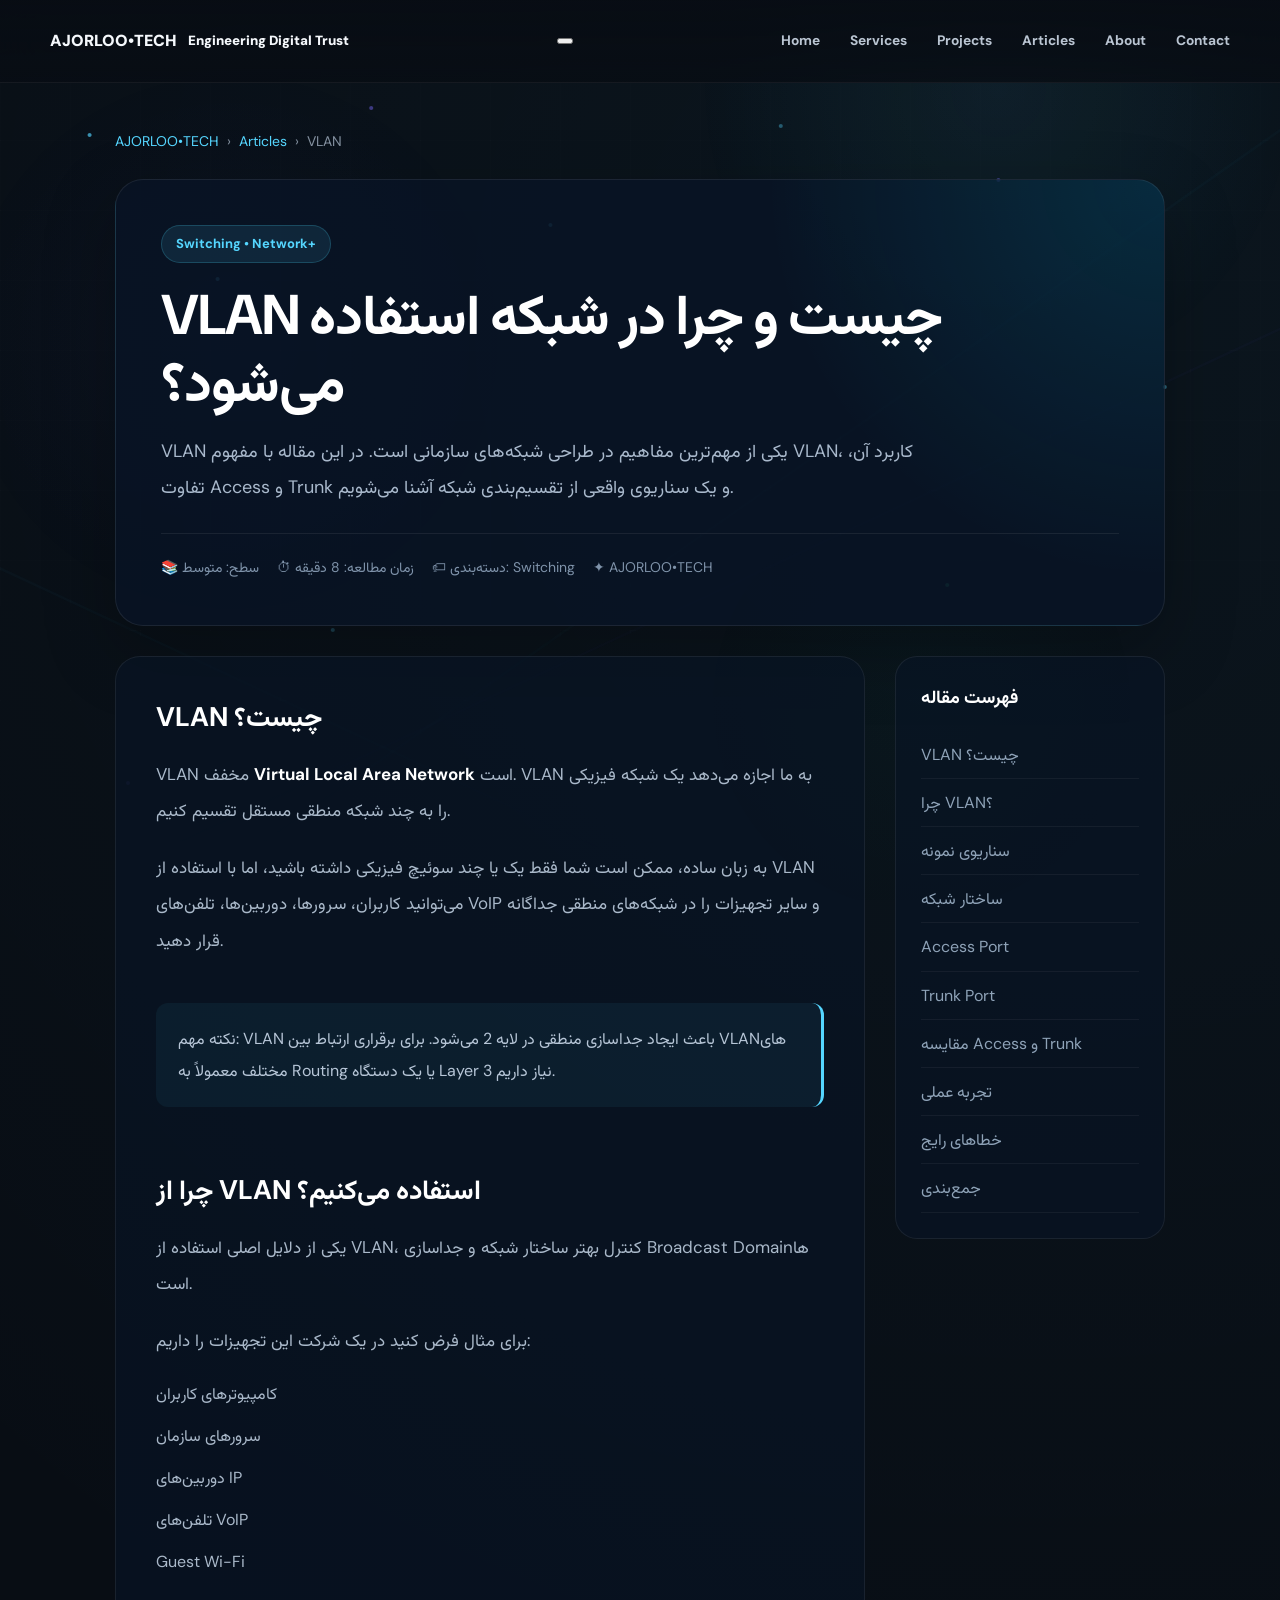
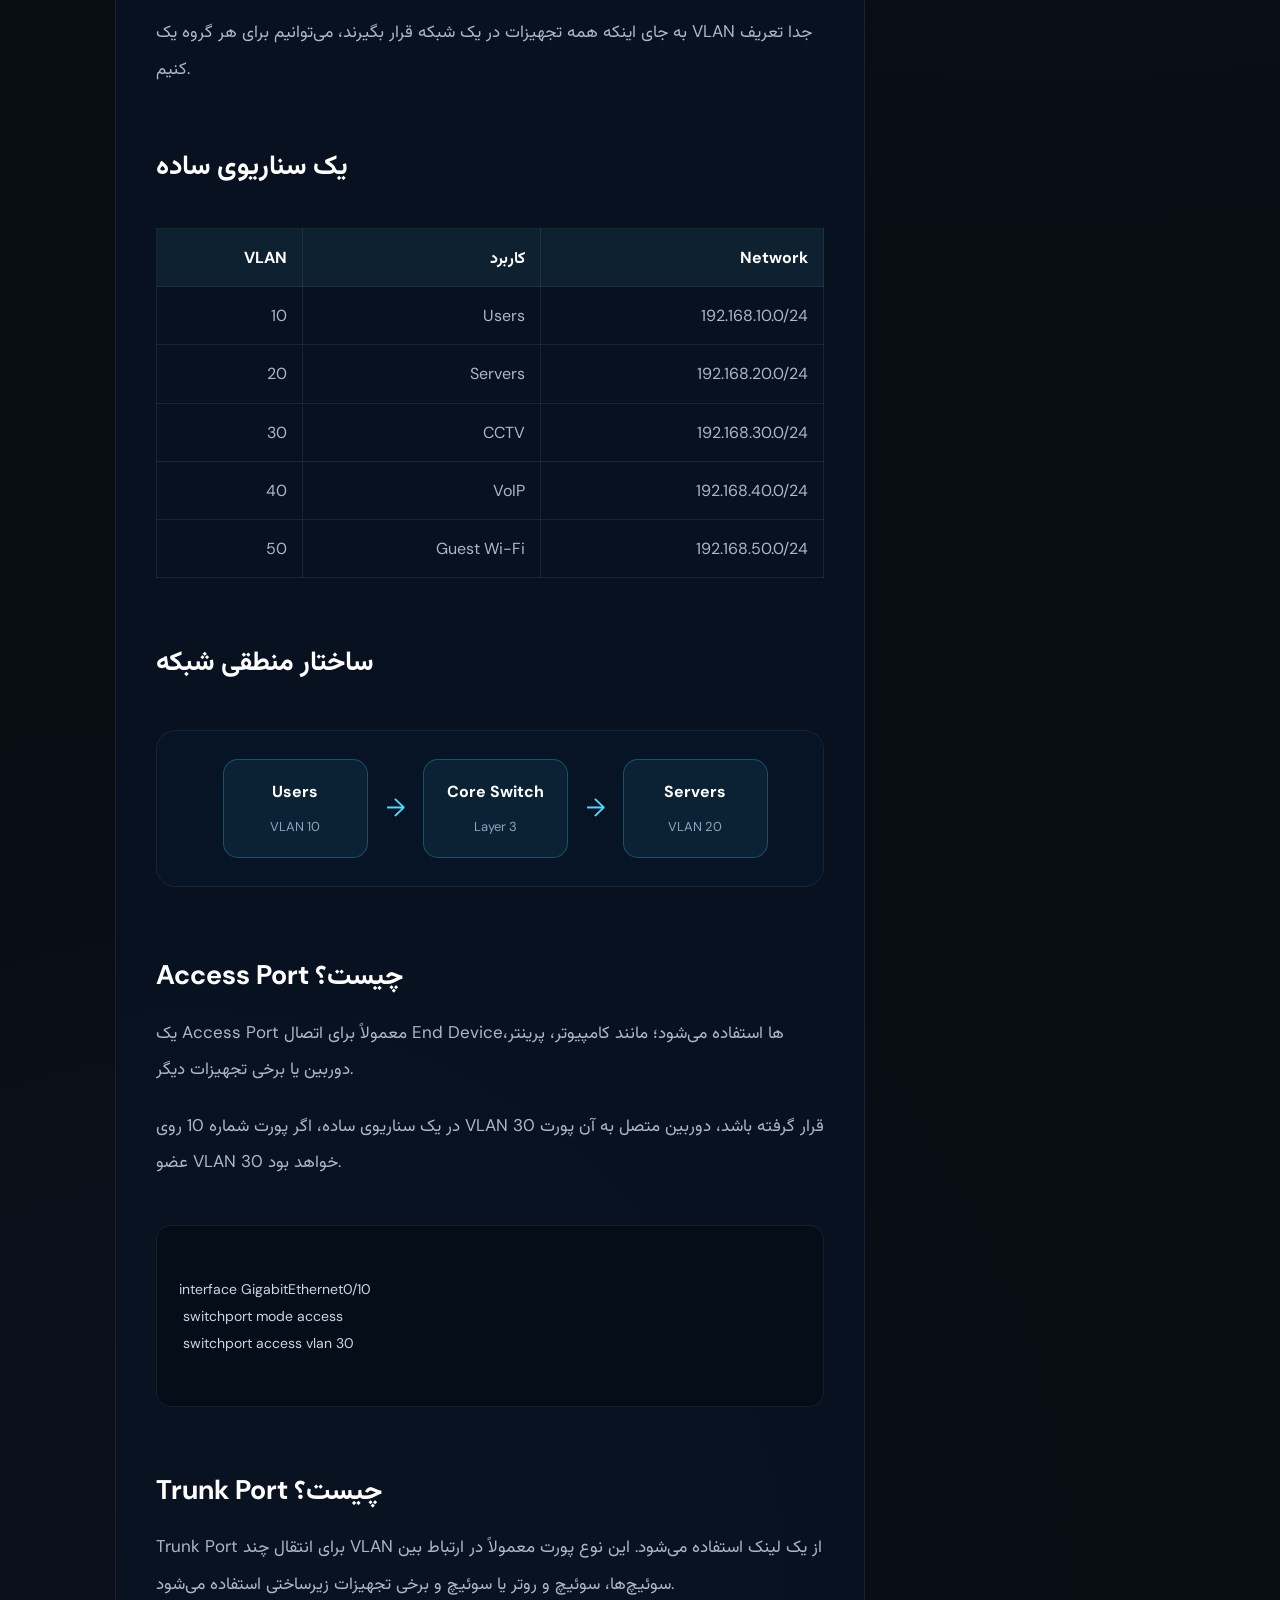
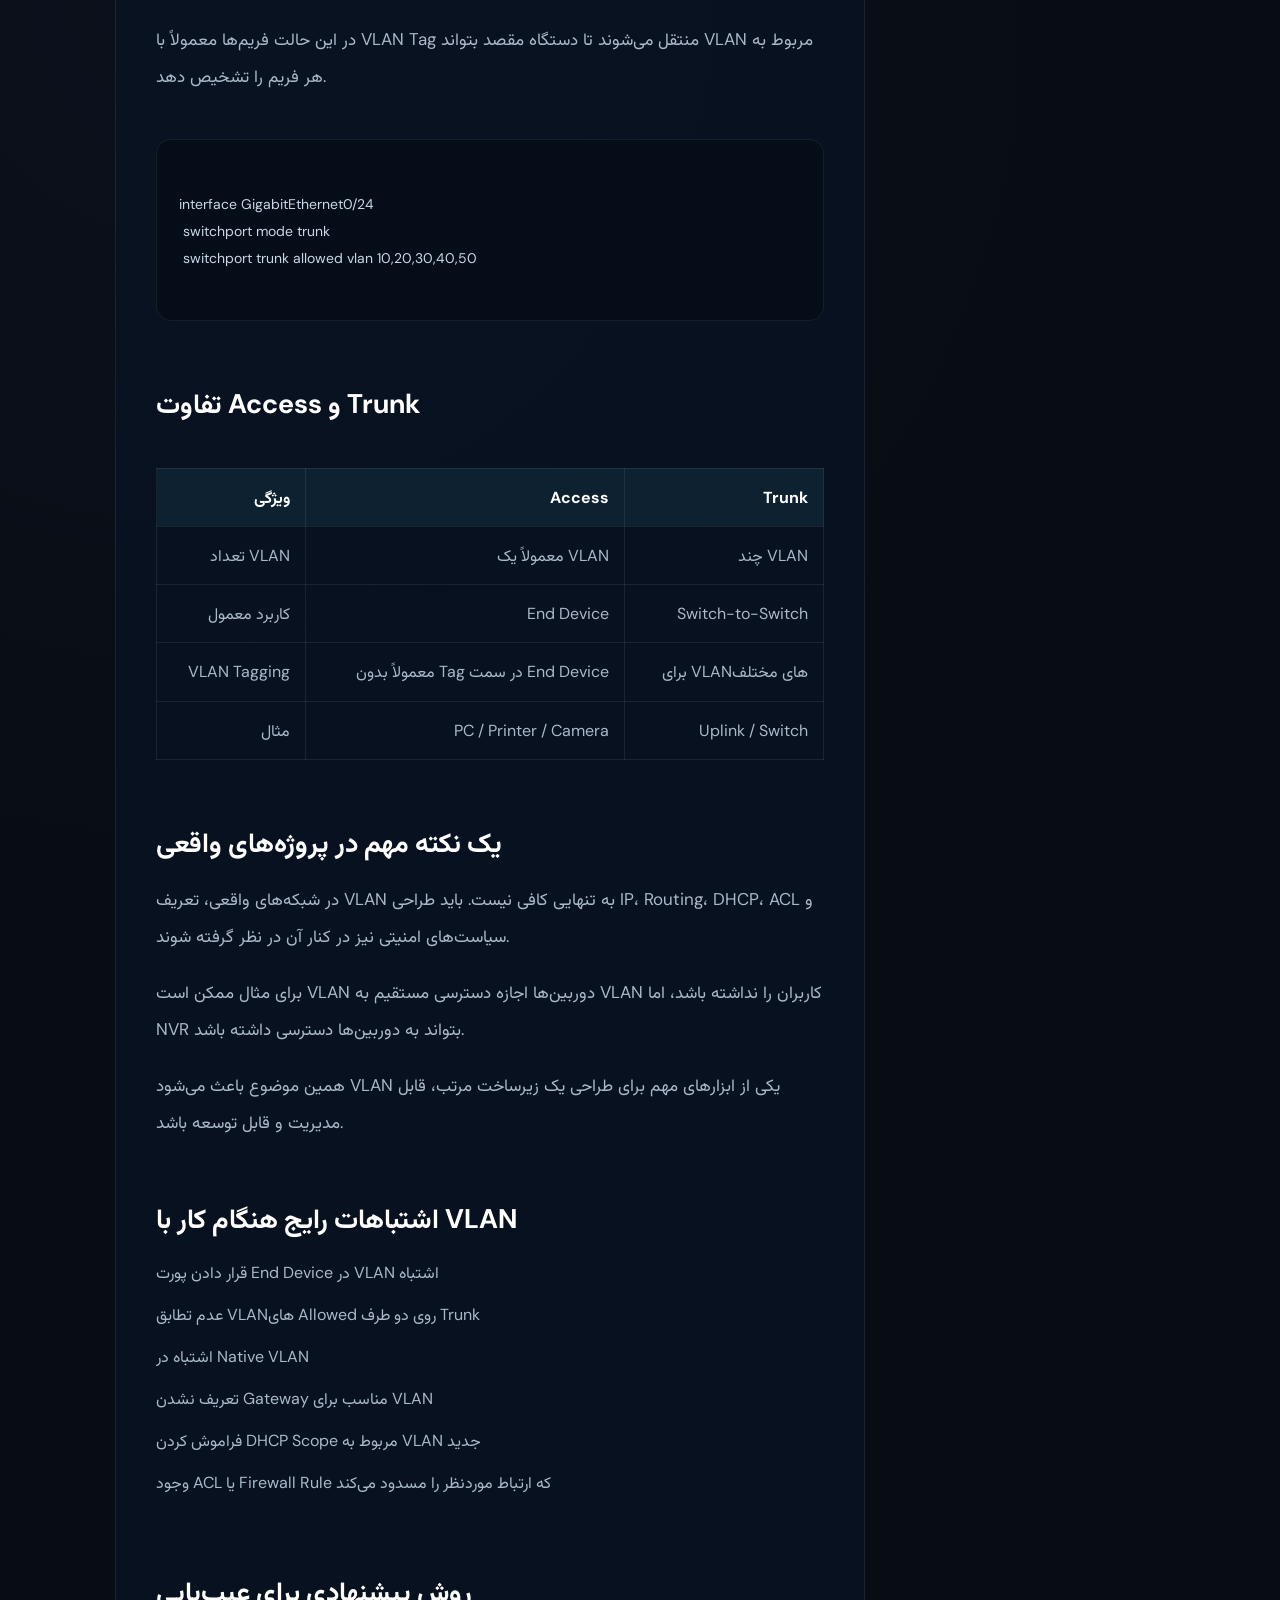
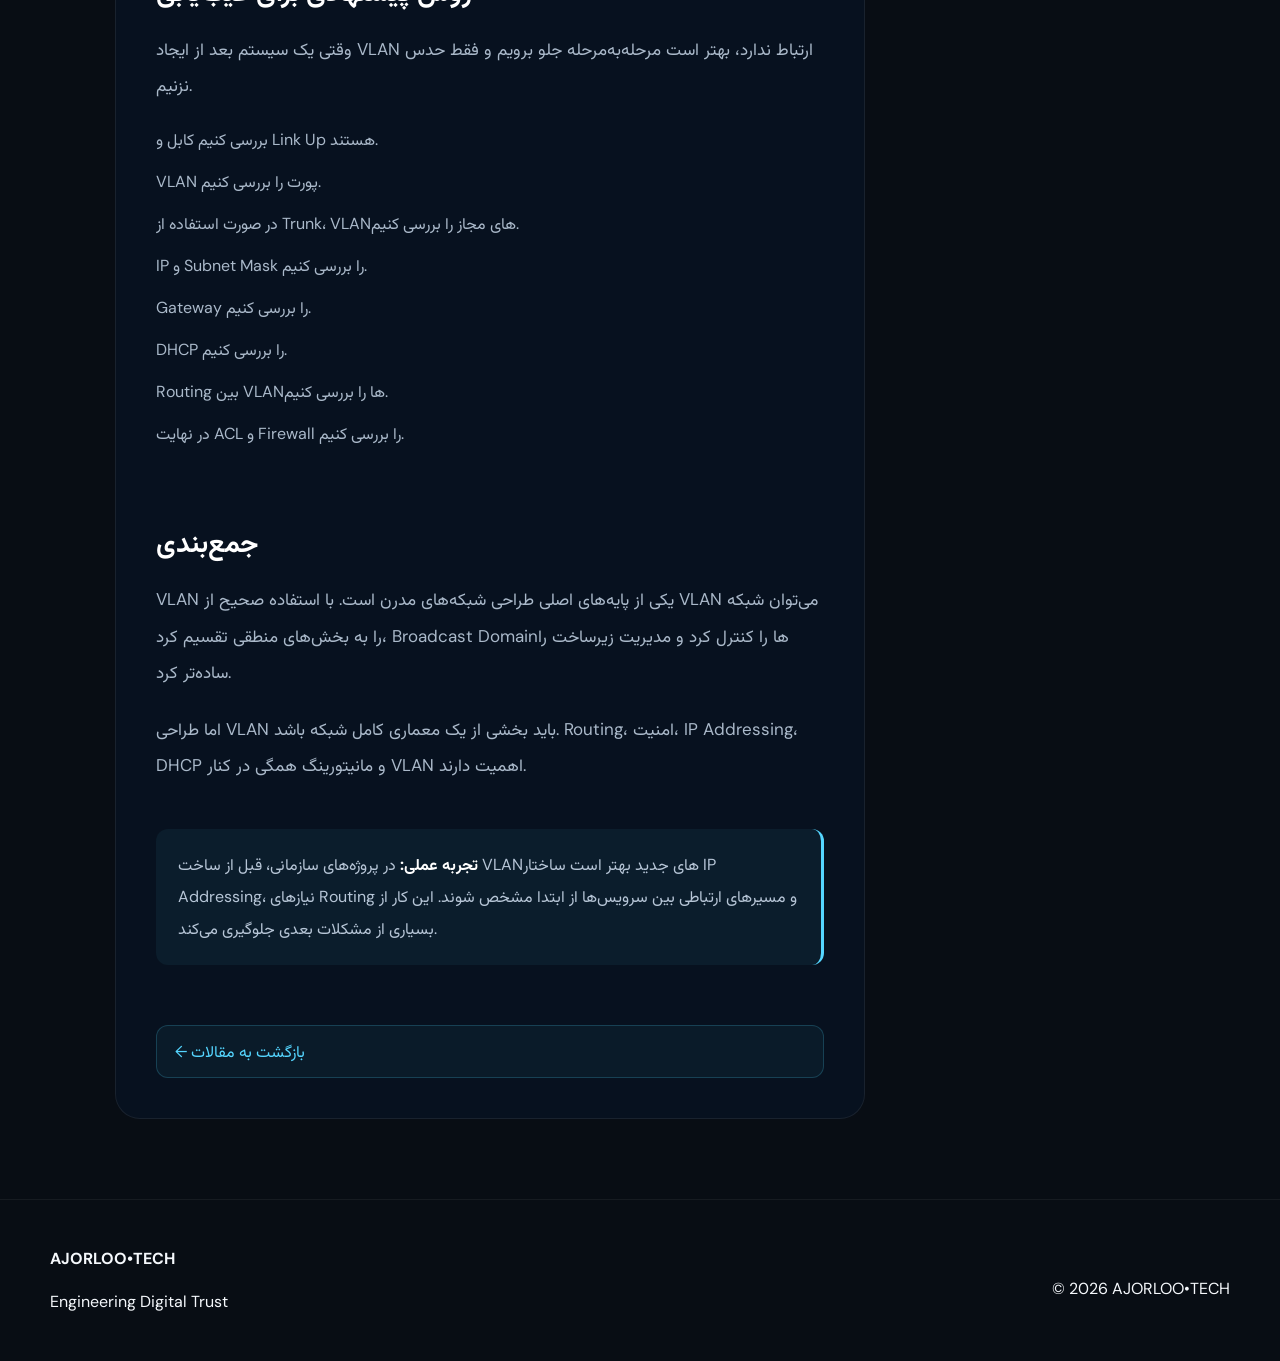
<file: vlan.html>
<!DOCTYPE html>
<html lang="fa" dir="rtl">
<head>
  <meta charset="UTF-8" />
  <meta name="viewport" content="width=device-width, initial-scale=1.0" />

  <title>VLAN چیست؟ | AJORLOO•TECH</title>

  <meta
    name="description"
    content="VLAN چیست، چه کاربردی دارد و تفاوت Access Port و Trunk Port چیست؟ راهنمای کاربردی VLAN برای شبکه‌های سازمانی."
  />

  <meta
    name="keywords"
    content="VLAN, شبکه, Cisco, Switching, Access Port, Trunk Port, Network+, AJORLOO TECH"
  />

  <link rel="preconnect" href="https://fonts.googleapis.com" />
  <link rel="preconnect" href="https://fonts.gstatic.com" crossorigin />

  <link
    href="https://fonts.googleapis.com/css2?family=DM+Sans:wght@400;500;600;700&family=Vazirmatn:wght@400;500;600;700;800&display=swap"
    rel="stylesheet"
  />

  <link rel="stylesheet" href="../styles.css" />

  <style>
    /* =====================================================
       ARTICLE PAGE
       ===================================================== */

    .article-page {
      min-height: 100vh;
      padding: 130px 20px 80px;
    }

    .article-container {
      width: min(1050px, 100%);
      margin: 0 auto;
    }

    .article-breadcrumb {
      display: flex;
      align-items: center;
      gap: 8px;
      margin-bottom: 25px;
      font-size: 14px;
      color: var(--text-muted, #8fa3bd);
    }

    .article-breadcrumb a {
      color: var(--accent, #4dd9ff);
      text-decoration: none;
    }

    .article-header {
      padding: 45px;
      margin-bottom: 30px;
      border: 1px solid rgba(255, 255, 255, 0.08);
      border-radius: 28px;
      background:
        radial-gradient(
          circle at top right,
          rgba(0, 210, 255, 0.12),
          transparent 35%
        ),
        rgba(8, 20, 38, 0.78);
      box-shadow: 0 25px 70px rgba(0, 0, 0, 0.25);
    }

    .article-category-badge {
      display: inline-flex;
      align-items: center;
      padding: 7px 14px;
      margin-bottom: 18px;
      border-radius: 999px;
      background: rgba(77, 217, 255, 0.1);
      border: 1px solid rgba(77, 217, 255, 0.2);
      color: var(--accent, #4dd9ff);
      font-size: 13px;
      font-weight: 700;
    }

    .article-header h1 {
      margin: 0 0 18px;
      color: #ffffff;
      font-size: clamp(32px, 5vw, 56px);
      line-height: 1.2;
      letter-spacing: -1px;
    }

    .article-header p {
      max-width: 800px;
      margin: 0;
      color: #a9b9cc;
      font-size: 18px;
      line-height: 2;
    }

    .article-meta-row {
      display: flex;
      flex-wrap: wrap;
      gap: 18px;
      margin-top: 28px;
      padding-top: 22px;
      border-top: 1px solid rgba(255, 255, 255, 0.07);
      color: #7f93aa;
      font-size: 14px;
    }

    .article-layout {
      display: grid;
      grid-template-columns: minmax(0, 1fr) 270px;
      gap: 30px;
      align-items: start;
    }

    .article-content {
      padding: 40px;
      border: 1px solid rgba(255, 255, 255, 0.07);
      border-radius: 25px;
      background: rgba(8, 20, 38, 0.65);
    }

    .article-content h2 {
      margin: 38px 0 18px;
      color: #ffffff;
      font-size: 27px;
      line-height: 1.5;
    }

    .article-content h2:first-child {
      margin-top: 0;
    }

    .article-content h3 {
      margin: 30px 0 14px;
      color: #ffffff;
      font-size: 21px;
    }

    .article-content p {
      margin: 0 0 20px;
      color: #aab9ca;
      font-size: 17px;
      line-height: 2.15;
    }

    .article-content ul,
    .article-content ol {
      margin: 0 0 25px;
      padding-right: 25px;
      color: #aab9ca;
    }

    .article-content li {
      margin-bottom: 10px;
      line-height: 2;
    }

    .article-content strong {
      color: #ffffff;
    }

    .article-note {
      margin: 25px 0;
      padding: 20px 22px;
      border-right: 3px solid var(--accent, #4dd9ff);
      border-radius: 12px;
      background: rgba(77, 217, 255, 0.06);
      color: #b7c6d7;
      line-height: 2;
    }

    .article-diagram {
      margin: 30px 0;
      padding: 28px;
      border: 1px solid rgba(255, 255, 255, 0.07);
      border-radius: 20px;
      background: #071426;
      overflow-x: auto;
    }

    .network-diagram {
      min-width: 620px;
      display: flex;
      align-items: center;
      justify-content: center;
      gap: 18px;
    }

    .network-box {
      min-width: 145px;
      padding: 18px;
      text-align: center;
      border: 1px solid rgba(77, 217, 255, 0.25);
      border-radius: 15px;
      background: rgba(77, 217, 255, 0.07);
    }

    .network-box strong {
      display: block;
      margin-bottom: 7px;
      color: #ffffff;
    }

    .network-box span {
      color: #8fa3b8;
      font-size: 13px;
    }

    .network-arrow {
      color: var(--accent, #4dd9ff);
      font-size: 25px;
    }

    .code-block {
      margin: 25px 0;
      padding: 22px;
      direction: ltr;
      text-align: left;
      overflow-x: auto;
      border-radius: 15px;
      background: #050d18;
      border: 1px solid rgba(255, 255, 255, 0.07);
    }

    .code-block code {
      color: #c9d7e7;
      font-family: "DM Sans", monospace;
      font-size: 14px;
      line-height: 1.8;
      white-space: pre;
    }

    .article-table-wrapper {
      overflow-x: auto;
      margin: 25px 0;
    }

    .article-table {
      width: 100%;
      min-width: 600px;
      border-collapse: collapse;
    }

    .article-table th,
    .article-table td {
      padding: 15px;
      text-align: right;
      border: 1px solid rgba(255, 255, 255, 0.08);
    }

    .article-table th {
      color: #ffffff;
      background: rgba(77, 217, 255, 0.08);
    }

    .article-table td {
      color: #aab9ca;
    }

    .article-sidebar {
      position: sticky;
      top: 110px;
      padding: 25px;
      border: 1px solid rgba(255, 255, 255, 0.07);
      border-radius: 22px;
      background: rgba(8, 20, 38, 0.65);
    }

    .article-sidebar h3 {
      margin: 0 0 18px;
      color: #ffffff;
      font-size: 18px;
    }

    .article-sidebar a {
      display: block;
      padding: 10px 0;
      color: #8fa3b8;
      text-decoration: none;
      border-bottom: 1px solid rgba(255, 255, 255, 0.05);
      transition: 0.25s ease;
    }

    .article-sidebar a:hover {
      color: var(--accent, #4dd9ff);
      transform: translateX(-3px);
    }

    .article-back {
      display: inline-flex;
      align-items: center;
      gap: 8px;
      margin-top: 35px;
      padding: 12px 18px;
      border: 1px solid rgba(77, 217, 255, 0.2);
      border-radius: 12px;
      color: var(--accent, #4dd9ff);
      text-decoration: none;
      background: rgba(77, 217, 255, 0.05);
      transition: 0.25s ease;
    }

    .article-back:hover {
      background: rgba(77, 217, 255, 0.1);
      transform: translateY(-2px);
    }

    @media (max-width: 850px) {
      .article-layout {
        grid-template-columns: 1fr;
      }

      .article-sidebar {
        position: static;
      }

      .article-header,
      .article-content {
        padding: 28px;
      }
    }

    @media (max-width: 520px) {
      .article-page {
        padding: 105px 14px 50px;
      }

      .article-header,
      .article-content {
        padding: 22px;
        border-radius: 20px;
      }

      .article-header h1 {
        font-size: 32px;
      }

      .article-content p {
        font-size: 16px;
      }

      .network-diagram {
        min-width: 520px;
      }
    }

    html {
      scroll-behavior: smooth;
    }
  </style>
</head>

<body>

  <!-- =====================================================
       HEADER
       ===================================================== -->

  <header id="header" class="site-header">
    <div class="container header-inner">

      <a href="../index.html" class="brand">
        <span class="brand-main">AJORLOO<span>•</span>TECH</span>
        <small>Engineering Digital Trust</small>
      </a>

      <button
        id="menuToggle"
        class="menu-toggle"
        type="button"
        aria-label="Open menu"
        aria-expanded="false"
      >
        <span></span>
        <span></span>
        <span></span>
      </button>

      <nav id="mainNav" class="main-nav">

        <a href="../index.html">Home</a>

        <a href="../index.html#services">Services</a>

        <a href="../index.html#projects">Projects</a>

        <a href="../index.html#articles" class="active">
          Articles
        </a>

        <a href="../index.html#about">About</a>

        <a href="../index.html#contact">Contact</a>

      </nav>

    </div>
  </header>


  <!-- =====================================================
       ARTICLE
       ===================================================== -->

  <main class="article-page">

    <div class="article-container">

      <div class="article-breadcrumb">
        <a href="../index.html">AJORLOO•TECH</a>
        <span>›</span>
        <a href="../index.html#articles">Articles</a>
        <span>›</span>
        <span>VLAN</span>
      </div>


      <!-- ARTICLE HEADER -->

      <header class="article-header">

        <span class="article-category-badge">
          Switching • Network+
        </span>

        <h1>
          VLAN چیست و چرا در شبکه استفاده می‌شود؟
        </h1>

        <p>
          VLAN یکی از مهم‌ترین مفاهیم در طراحی شبکه‌های سازمانی است.
          در این مقاله با مفهوم VLAN، کاربرد آن، تفاوت Access و Trunk
          و یک سناریوی واقعی از تقسیم‌بندی شبکه آشنا می‌شویم.
        </p>

        <div class="article-meta-row">
          <span>📚 سطح: متوسط</span>
          <span>⏱ زمان مطالعه: 8 دقیقه</span>
          <span>🏷 دسته‌بندی: Switching</span>
          <span>✦ AJORLOO•TECH</span>
        </div>

      </header>


      <!-- ARTICLE LAYOUT -->

      <div class="article-layout">


        <!-- MAIN CONTENT -->

        <article class="article-content">

          <h2 id="what-is-vlan">
            VLAN چیست؟
          </h2>

          <p>
            VLAN مخفف
            <strong>Virtual Local Area Network</strong>
            است. VLAN به ما اجازه می‌دهد یک شبکه فیزیکی را به چند
            شبکه منطقی مستقل تقسیم کنیم.
          </p>

          <p>
            به زبان ساده، ممکن است شما فقط یک یا چند سوئیچ فیزیکی
            داشته باشید، اما با استفاده از VLAN می‌توانید کاربران،
            سرورها، دوربین‌ها، تلفن‌های VoIP و سایر تجهیزات را در
            شبکه‌های منطقی جداگانه قرار دهید.
          </p>

          <div class="article-note">
            نکته مهم: VLAN باعث ایجاد جداسازی منطقی در لایه 2 می‌شود.
            برای برقراری ارتباط بین VLANهای مختلف معمولاً به
            Routing یا یک دستگاه Layer 3 نیاز داریم.
          </div>


          <h2 id="why-vlan">
            چرا از VLAN استفاده می‌کنیم؟
          </h2>

          <p>
            یکی از دلایل اصلی استفاده از VLAN، کنترل بهتر ساختار
            شبکه و جداسازی Broadcast Domainها است.
          </p>

          <p>
            برای مثال فرض کنید در یک شرکت این تجهیزات را داریم:
          </p>

          <ul>
            <li>کامپیوترهای کاربران</li>
            <li>سرورهای سازمان</li>
            <li>دوربین‌های IP</li>
            <li>تلفن‌های VoIP</li>
            <li>Guest Wi-Fi</li>
          </ul>

          <p>
            به جای اینکه همه تجهیزات در یک شبکه قرار بگیرند،
            می‌توانیم برای هر گروه یک VLAN جدا تعریف کنیم.
          </p>


          <h2 id="example">
            یک سناریوی ساده
          </h2>

          <div class="article-table-wrapper">

            <table class="article-table">

              <thead>
                <tr>
                  <th>VLAN</th>
                  <th>کاربرد</th>
                  <th>Network</th>
                </tr>
              </thead>

              <tbody>

                <tr>
                  <td>10</td>
                  <td>Users</td>
                  <td>192.168.10.0/24</td>
                </tr>

                <tr>
                  <td>20</td>
                  <td>Servers</td>
                  <td>192.168.20.0/24</td>
                </tr>

                <tr>
                  <td>30</td>
                  <td>CCTV</td>
                  <td>192.168.30.0/24</td>
                </tr>

                <tr>
                  <td>40</td>
                  <td>VoIP</td>
                  <td>192.168.40.0/24</td>
                </tr>

                <tr>
                  <td>50</td>
                  <td>Guest Wi-Fi</td>
                  <td>192.168.50.0/24</td>
                </tr>

              </tbody>

            </table>

          </div>


          <h2 id="diagram">
            ساختار منطقی شبکه
          </h2>

          <div class="article-diagram">

            <div class="network-diagram">

              <div class="network-box">
                <strong>Users</strong>
                <span>VLAN 10</span>
              </div>

              <div class="network-arrow">→</div>

              <div class="network-box">
                <strong>Core Switch</strong>
                <span>Layer 3</span>
              </div>

              <div class="network-arrow">→</div>

              <div class="network-box">
                <strong>Servers</strong>
                <span>VLAN 20</span>
              </div>

            </div>

          </div>


          <h2 id="access-port">
            Access Port چیست؟
          </h2>

          <p>
            یک Access Port معمولاً برای اتصال End Deviceها استفاده
            می‌شود؛ مانند کامپیوتر، پرینتر، دوربین یا برخی تجهیزات
            دیگر.
          </p>

          <p>
            در یک سناریوی ساده، اگر پورت شماره 10 روی VLAN 30 قرار
            گرفته باشد، دوربین متصل به آن پورت عضو VLAN 30 خواهد بود.
          </p>

          <div class="code-block">
            <code>
interface GigabitEthernet0/10
 switchport mode access
 switchport access vlan 30
            </code>
          </div>


          <h2 id="trunk-port">
            Trunk Port چیست؟
          </h2>

          <p>
            Trunk Port برای انتقال چند VLAN از یک لینک استفاده
            می‌شود. این نوع پورت معمولاً در ارتباط بین سوئیچ‌ها،
            سوئیچ و روتر یا سوئیچ و برخی تجهیزات زیرساختی استفاده
            می‌شود.
          </p>

          <p>
            در این حالت فریم‌ها معمولاً با VLAN Tag منتقل می‌شوند
            تا دستگاه مقصد بتواند VLAN مربوط به هر فریم را تشخیص دهد.
          </p>

          <div class="code-block">
            <code>
interface GigabitEthernet0/24
 switchport mode trunk
 switchport trunk allowed vlan 10,20,30,40,50
            </code>
          </div>


          <h2 id="access-vs-trunk">
            تفاوت Access و Trunk
          </h2>

          <div class="article-table-wrapper">

            <table class="article-table">

              <thead>
                <tr>
                  <th>ویژگی</th>
                  <th>Access</th>
                  <th>Trunk</th>
                </tr>
              </thead>

              <tbody>

                <tr>
                  <td>تعداد VLAN</td>
                  <td>معمولاً یک VLAN</td>
                  <td>چند VLAN</td>
                </tr>

                <tr>
                  <td>کاربرد معمول</td>
                  <td>End Device</td>
                  <td>Switch-to-Switch</td>
                </tr>

                <tr>
                  <td>VLAN Tagging</td>
                  <td>معمولاً بدون Tag در سمت End Device</td>
                  <td>برای VLANهای مختلف</td>
                </tr>

                <tr>
                  <td>مثال</td>
                  <td>PC / Printer / Camera</td>
                  <td>Uplink / Switch</td>
                </tr>

              </tbody>

            </table>

          </div>


          <h2 id="real-world">
            یک نکته مهم در پروژه‌های واقعی
          </h2>

          <p>
            در شبکه‌های واقعی، تعریف VLAN به تنهایی کافی نیست.
            باید طراحی IP، Routing، DHCP، ACL و سیاست‌های امنیتی
            نیز در کنار آن در نظر گرفته شوند.
          </p>

          <p>
            برای مثال ممکن است VLAN دوربین‌ها اجازه دسترسی مستقیم
            به VLAN کاربران را نداشته باشد، اما NVR بتواند به
            دوربین‌ها دسترسی داشته باشد.
          </p>

          <p>
            همین موضوع باعث می‌شود VLAN یکی از ابزارهای مهم برای
            طراحی یک زیرساخت مرتب، قابل مدیریت و قابل توسعه باشد.
          </p>


          <h2 id="troubleshooting">
            اشتباهات رایج هنگام کار با VLAN
          </h2>

          <ol>
            <li>
              قرار دادن پورت End Device در VLAN اشتباه
            </li>

            <li>
              عدم تطابق VLANهای Allowed روی دو طرف Trunk
            </li>

            <li>
              اشتباه در Native VLAN
            </li>

            <li>
              تعریف نشدن Gateway مناسب برای VLAN
            </li>

            <li>
              فراموش کردن DHCP Scope مربوط به VLAN جدید
            </li>

            <li>
              وجود ACL یا Firewall Rule که ارتباط موردنظر را مسدود می‌کند
            </li>
          </ol>


          <h2 id="troubleshooting-method">
            روش پیشنهادی برای عیب‌یابی
          </h2>

          <p>
            وقتی یک سیستم بعد از ایجاد VLAN ارتباط ندارد، بهتر است
            مرحله‌به‌مرحله جلو برویم و فقط حدس نزنیم.
          </p>

          <ol>
            <li>بررسی کنیم کابل و Link Up هستند.</li>
            <li>VLAN پورت را بررسی کنیم.</li>
            <li>در صورت استفاده از Trunk، VLANهای مجاز را بررسی کنیم.</li>
            <li>IP و Subnet Mask را بررسی کنیم.</li>
            <li>Gateway را بررسی کنیم.</li>
            <li>DHCP را بررسی کنیم.</li>
            <li>Routing بین VLANها را بررسی کنیم.</li>
            <li>در نهایت ACL و Firewall را بررسی کنیم.</li>
          </ol>


          <h2 id="conclusion">
            جمع‌بندی
          </h2>

          <p>
            VLAN یکی از پایه‌های اصلی طراحی شبکه‌های مدرن است.
            با استفاده صحیح از VLAN می‌توان شبکه را به بخش‌های
            منطقی تقسیم کرد، Broadcast Domainها را کنترل کرد و
            مدیریت زیرساخت را ساده‌تر کرد.
          </p>

          <p>
            اما طراحی VLAN باید بخشی از یک معماری کامل شبکه باشد.
            Routing، امنیت، IP Addressing، DHCP و مانیتورینگ همگی
            در کنار VLAN اهمیت دارند.
          </p>

          <div class="article-note">
            <strong>تجربه عملی:</strong>
            در پروژه‌های سازمانی، قبل از ساخت VLANهای جدید بهتر است
            ساختار IP Addressing، نیازهای Routing و مسیرهای ارتباطی
            بین سرویس‌ها از ابتدا مشخص شوند. این کار از بسیاری از
            مشکلات بعدی جلوگیری می‌کند.
          </div>


          <a
            href="../index.html#articles"
            class="article-back"
          >
            ← بازگشت به مقالات
          </a>

        </article>


        <!-- SIDEBAR -->

        <aside class="article-sidebar">

          <h3>فهرست مقاله</h3>

          <a href="#what-is-vlan">
            VLAN چیست؟
          </a>

          <a href="#why-vlan">
            چرا VLAN؟
          </a>

          <a href="#example">
            سناریوی نمونه
          </a>

          <a href="#diagram">
            ساختار شبکه
          </a>

          <a href="#access-port">
            Access Port
          </a>

          <a href="#trunk-port">
            Trunk Port
          </a>

          <a href="#access-vs-trunk">
            مقایسه Access و Trunk
          </a>

          <a href="#real-world">
            تجربه عملی
          </a>

          <a href="#troubleshooting">
            خطاهای رایج
          </a>

          <a href="#conclusion">
            جمع‌بندی
          </a>

        </aside>

      </div>

    </div>

  </main>


  <!-- =====================================================
       FOOTER
       ===================================================== -->

  <footer class="site-footer">

    <div class="container">

      <div class="footer-inner">

        <div>
          <strong>AJORLOO<span>•</span>TECH</strong>
          <p>Engineering Digital Trust</p>
        </div>

        <div>
          © <span id="currentYear"></span>
          AJORLOO•TECH
        </div>

      </div>

    </div>

  </footer>


  <!-- =====================================================
       SCRIPT
       ===================================================== -->

  <script src="../app.js"></script>

</body>
</html>
</file>
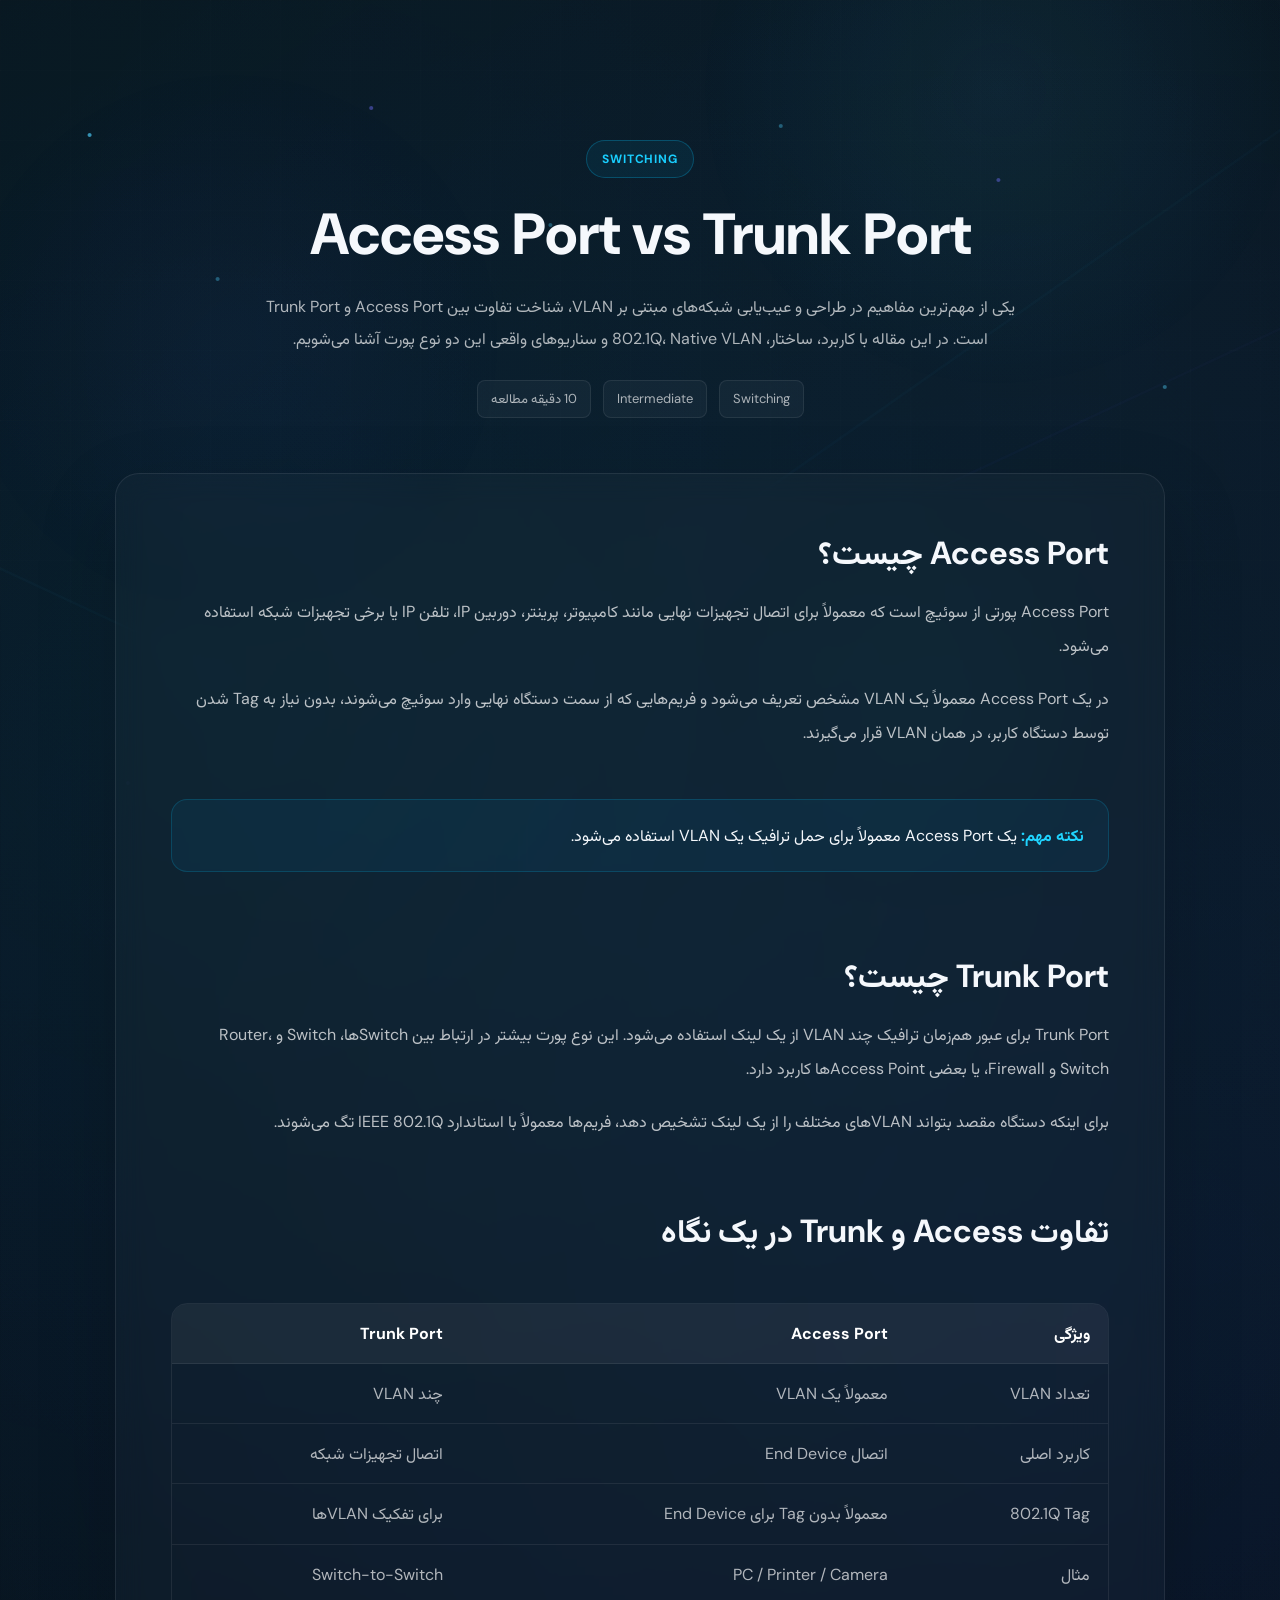
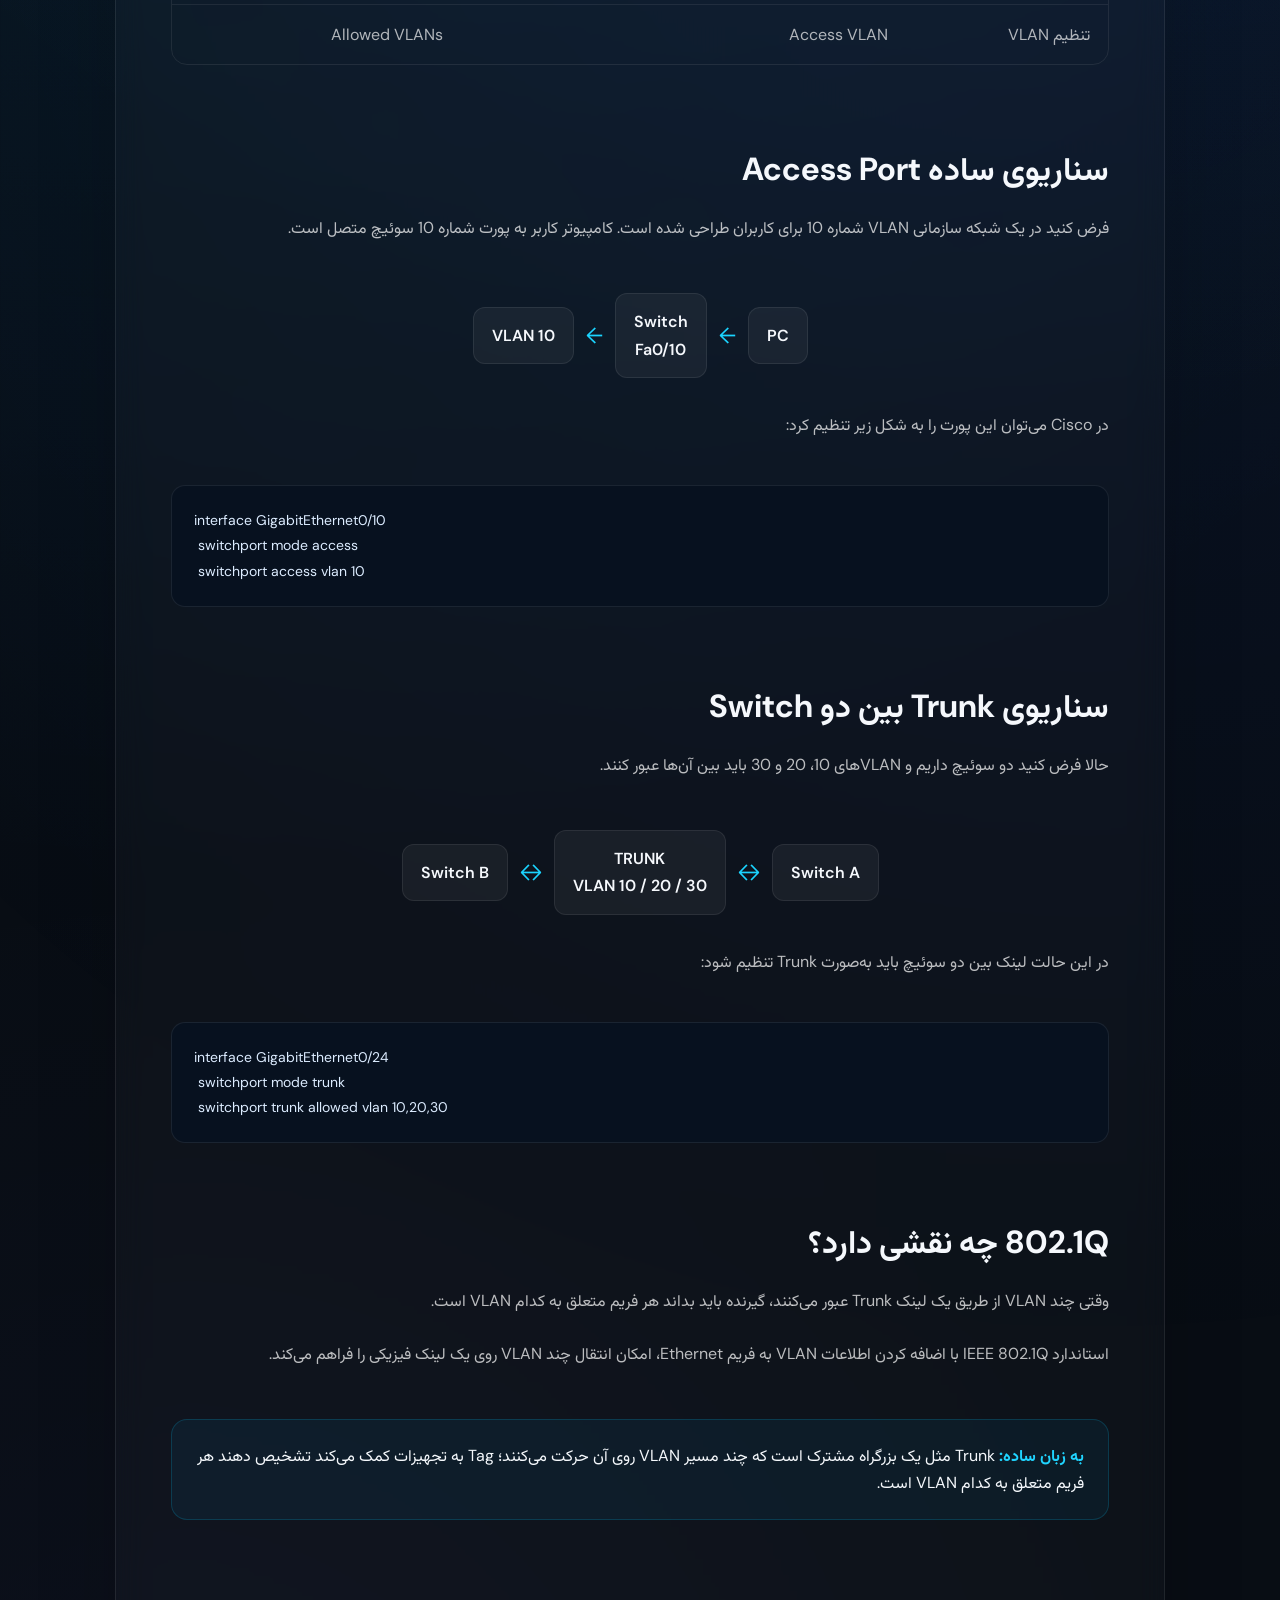
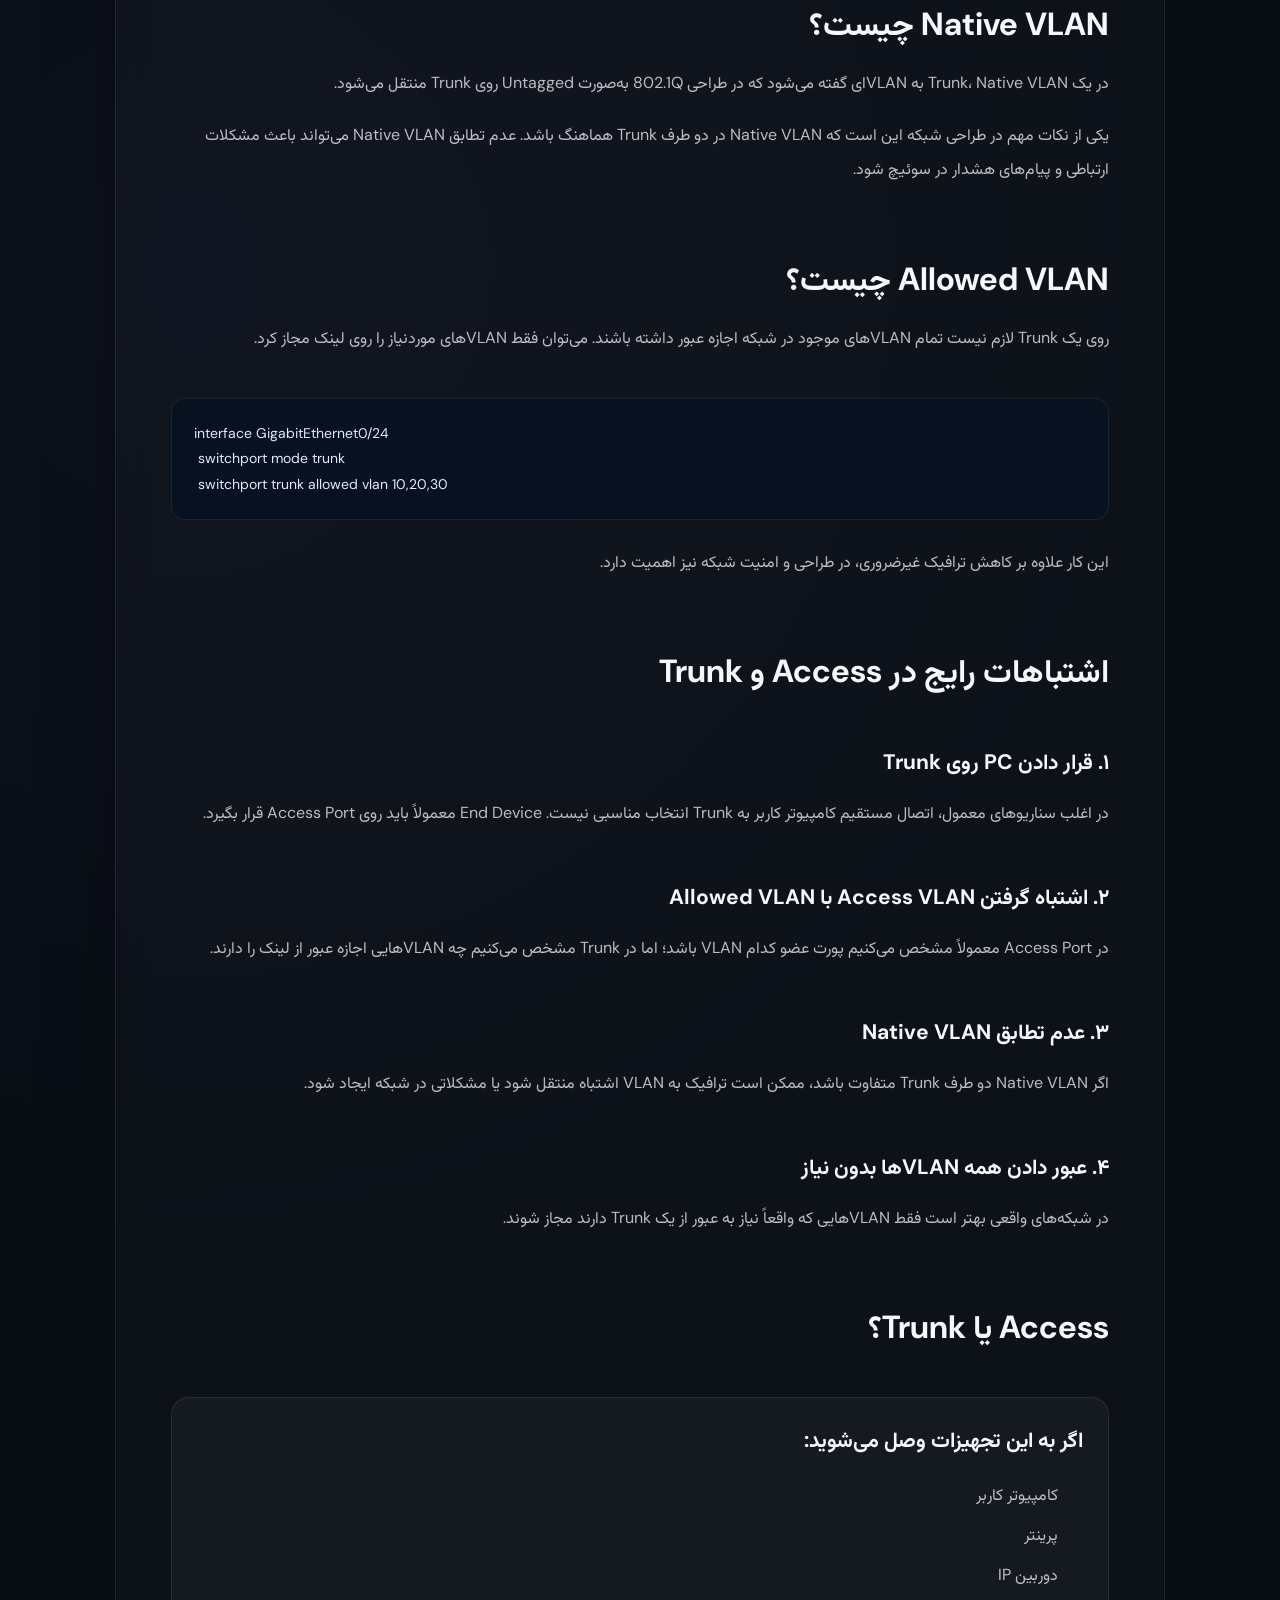
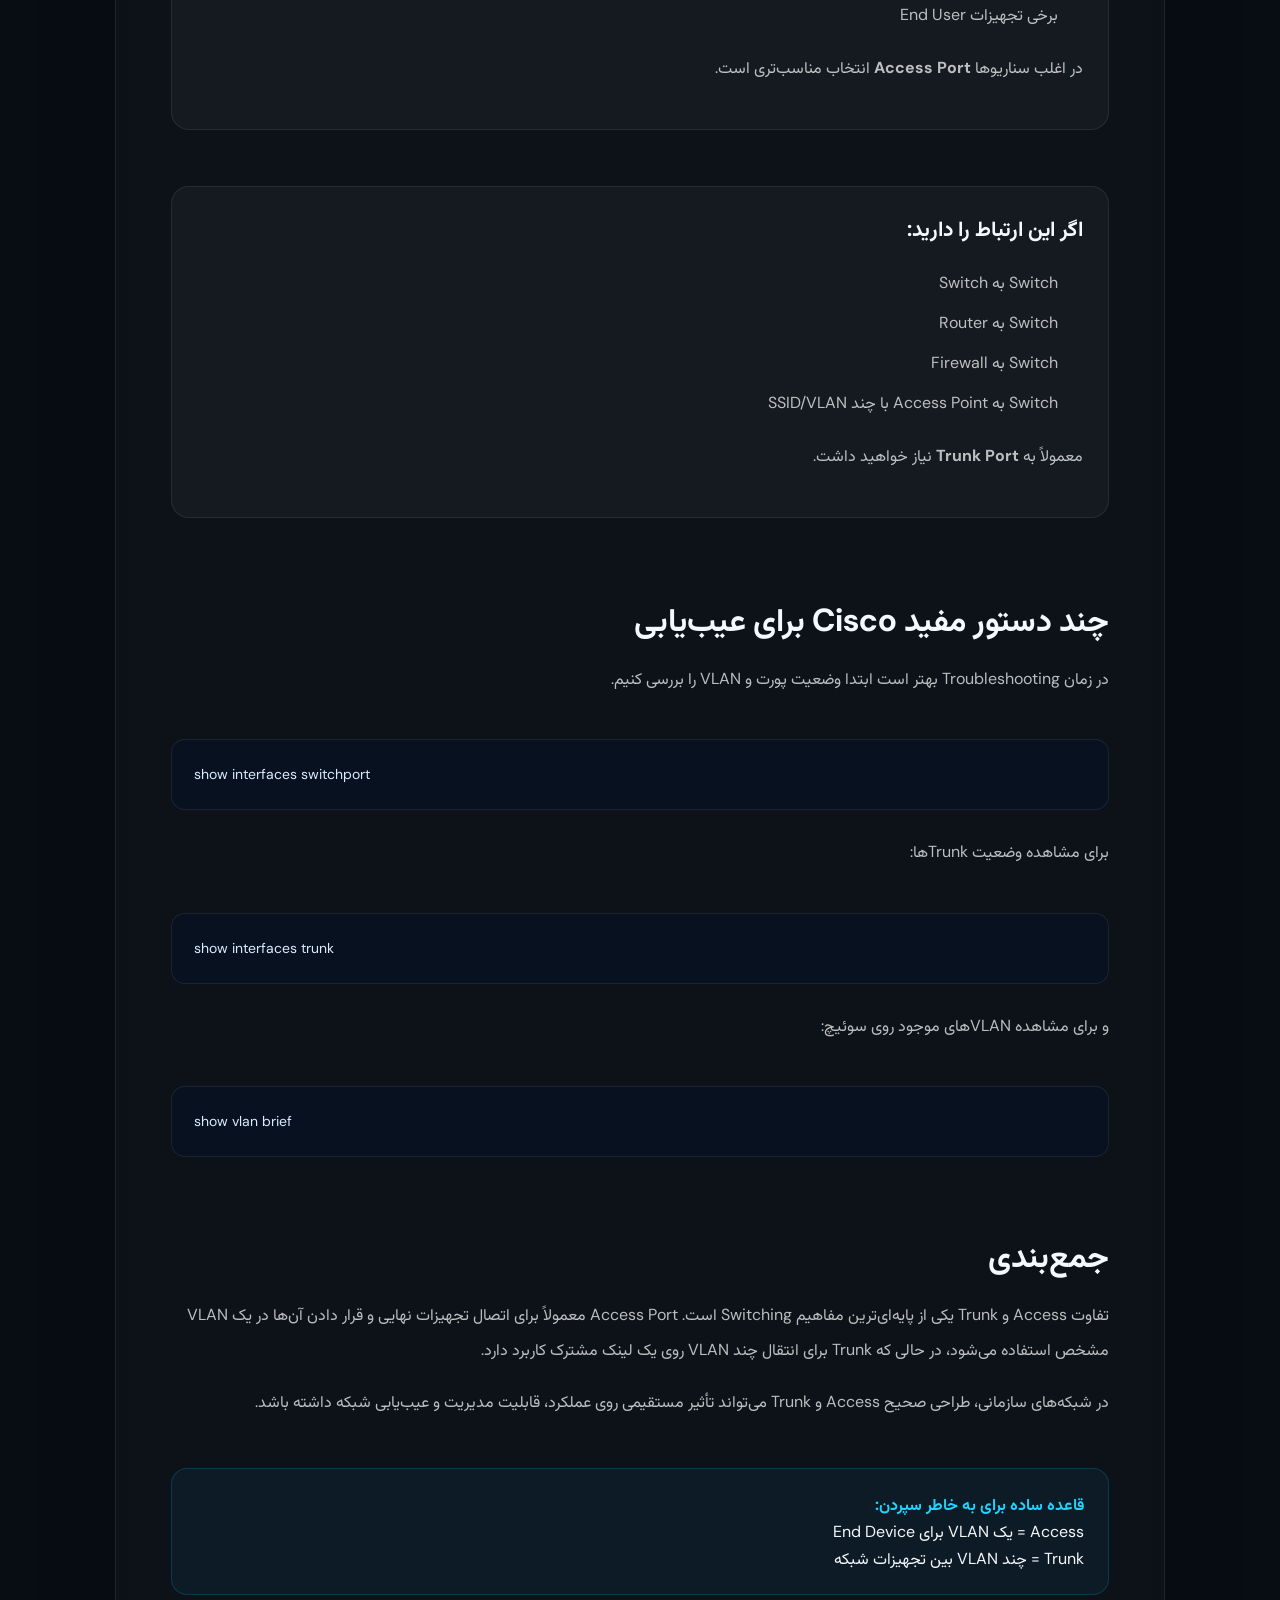
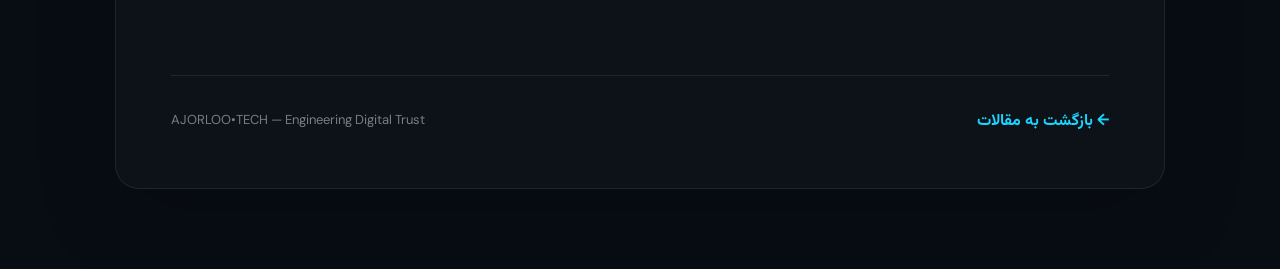
<file: articles/access-vs-trunk.html>
<!DOCTYPE html>
<html lang="fa" dir="rtl">
<head>
  <meta charset="UTF-8" />
  <meta name="viewport" content="width=device-width, initial-scale=1.0" />

  <title>Access Port vs Trunk Port | AJORLOO•TECH</title>

  <meta
    name="description"
    content="راهنمای کامل تفاوت Access Port و Trunk Port در شبکه‌های Cisco، VLAN، 802.1Q، Native VLAN و سناریوهای واقعی شبکه."
  />

  <link rel="preconnect" href="https://fonts.googleapis.com">
  <link rel="preconnect" href="https://fonts.gstatic.com" crossorigin>

  <link
    href="https://fonts.googleapis.com/css2?family=DM+Sans:wght@400;500;600;700&family=Vazirmatn:wght@400;500;600;700;800&display=swap"
    rel="stylesheet"
  />

  <link rel="stylesheet" href="../styles.css" />

  <style>
    .article-page {
      min-height: 100vh;
      padding: 140px 20px 80px;
      background:
        radial-gradient(circle at 15% 10%, rgba(0, 190, 255, 0.08), transparent 30%),
        radial-gradient(circle at 85% 20%, rgba(30, 90, 255, 0.08), transparent 30%);
    }

    .article-container {
      width: min(1050px, 100%);
      margin: 0 auto;
    }

    .article-header {
      text-align: center;
      margin-bottom: 55px;
    }

    .article-category-badge {
      display: inline-flex;
      align-items: center;
      gap: 8px;
      padding: 8px 15px;
      border: 1px solid rgba(0, 200, 255, 0.25);
      border-radius: 999px;
      background: rgba(0, 180, 255, 0.07);
      color: #19cfff;
      font-size: 12px;
      font-weight: 700;
      letter-spacing: 0.08em;
      margin-bottom: 20px;
    }

    .article-header h1 {
      margin: 0 auto 20px;
      max-width: 850px;
      font-size: clamp(32px, 5vw, 58px);
      line-height: 1.25;
      font-weight: 800;
    }

    .article-header p {
      max-width: 760px;
      margin: 0 auto;
      color: rgba(255,255,255,0.68);
      line-height: 2;
      font-size: 16px;
    }

    .article-meta-bar {
      display: flex;
      justify-content: center;
      align-items: center;
      flex-wrap: wrap;
      gap: 12px;
      margin-top: 25px;
    }

    .article-meta-item {
      padding: 7px 13px;
      border-radius: 8px;
      background: rgba(255,255,255,0.04);
      border: 1px solid rgba(255,255,255,0.08);
      color: rgba(255,255,255,0.65);
      font-size: 13px;
    }

    .article-content {
      background: rgba(255,255,255,0.025);
      border: 1px solid rgba(255,255,255,0.08);
      border-radius: 24px;
      padding: clamp(25px, 5vw, 55px);
      backdrop-filter: blur(14px);
      box-shadow: 0 30px 80px rgba(0,0,0,0.18);
    }

    .article-content h2 {
      margin: 50px 0 18px;
      font-size: clamp(23px, 3vw, 32px);
      line-height: 1.5;
    }

    .article-content h2:first-child {
      margin-top: 0;
    }

    .article-content h3 {
      margin: 32px 0 15px;
      font-size: 21px;
    }

    .article-content p {
      color: rgba(255,255,255,0.72);
      line-height: 2.15;
      font-size: 16px;
      margin: 0 0 18px;
    }

    .article-content ul,
    .article-content ol {
      padding-right: 25px;
      margin: 20px 0;
    }

    .article-content li {
      color: rgba(255,255,255,0.72);
      line-height: 2;
      margin-bottom: 8px;
    }

    .highlight-box {
      margin: 30px 0;
      padding: 22px 24px;
      border-radius: 16px;
      background: rgba(0, 180, 255, 0.06);
      border: 1px solid rgba(0, 200, 255, 0.18);
    }

    .highlight-box strong {
      color: #20d4ff;
    }

    .comparison-table-wrapper {
      overflow-x: auto;
      margin: 30px 0;
      border-radius: 16px;
      border: 1px solid rgba(255,255,255,0.08);
    }

    .comparison-table {
      width: 100%;
      min-width: 650px;
      border-collapse: collapse;
    }

    .comparison-table th,
    .comparison-table td {
      padding: 16px 18px;
      text-align: right;
      border-bottom: 1px solid rgba(255,255,255,0.07);
    }

    .comparison-table th {
      background: rgba(255,255,255,0.05);
      color: #fff;
      font-weight: 700;
    }

    .comparison-table td {
      color: rgba(255,255,255,0.68);
    }

    .comparison-table tr:last-child td {
      border-bottom: none;
    }

    .code-block {
      direction: ltr;
      text-align: left;
      margin: 25px 0;
      padding: 22px;
      border-radius: 14px;
      background: #07111f;
      border: 1px solid rgba(255,255,255,0.08);
      overflow-x: auto;
      font-family: "DM Sans", monospace;
      font-size: 14px;
      line-height: 1.8;
      color: #dcecff;
      white-space: pre;
    }

    .scenario-card {
      margin: 28px 0;
      padding: 25px;
      border-radius: 18px;
      background: rgba(255,255,255,0.035);
      border: 1px solid rgba(255,255,255,0.08);
    }

    .scenario-card h3 {
      margin-top: 0;
    }

    .flow {
      display: flex;
      justify-content: center;
      align-items: center;
      flex-wrap: wrap;
      gap: 12px;
      margin: 30px 0;
    }

    .flow-item {
      padding: 14px 18px;
      border-radius: 12px;
      background: rgba(255,255,255,0.05);
      border: 1px solid rgba(255,255,255,0.08);
      font-weight: 600;
      text-align: center;
    }

    .flow-arrow {
      color: #1bd4ff;
      font-size: 22px;
    }

    .article-footer {
      margin-top: 50px;
      padding-top: 30px;
      border-top: 1px solid rgba(255,255,255,0.08);
      display: flex;
      justify-content: space-between;
      gap: 20px;
      flex-wrap: wrap;
      align-items: center;
    }

    .back-link {
      display: inline-flex;
      align-items: center;
      gap: 8px;
      color: #1bd4ff;
      text-decoration: none;
      font-weight: 700;
    }

    .article-brand {
      color: rgba(255,255,255,0.45);
      font-size: 13px;
    }

    @media (max-width: 700px) {
      .article-page {
        padding-top: 110px;
      }

      .article-content {
        border-radius: 18px;
      }

      .article-content p,
      .article-content li {
        font-size: 15px;
      }

      .article-footer {
        flex-direction: column;
        align-items: flex-start;
      }
    }
  </style>
</head>

<body>

  <main class="article-page">
    <div class="article-container">

      <!-- Article Header -->
      <header class="article-header">

        <div class="article-category-badge">
          SWITCHING
        </div>

        <h1>
          Access Port vs Trunk Port
        </h1>

        <p>
          یکی از مهم‌ترین مفاهیم در طراحی و عیب‌یابی شبکه‌های مبتنی بر VLAN،
          شناخت تفاوت بین Access Port و Trunk Port است. در این مقاله با
          کاربرد، ساختار، 802.1Q، Native VLAN و سناریوهای واقعی این دو نوع
          پورت آشنا می‌شویم.
        </p>

        <div class="article-meta-bar">
          <span class="article-meta-item">Switching</span>
          <span class="article-meta-item">Intermediate</span>
          <span class="article-meta-item">10 دقیقه مطالعه</span>
        </div>

      </header>


      <!-- Article Content -->
      <article class="article-content">

        <h2>Access Port چیست؟</h2>

        <p>
          Access Port پورتی از سوئیچ است که معمولاً برای اتصال تجهیزات نهایی
          مانند کامپیوتر، پرینتر، دوربین IP، تلفن IP یا برخی تجهیزات شبکه
          استفاده می‌شود.
        </p>

        <p>
          در یک Access Port معمولاً یک VLAN مشخص تعریف می‌شود و فریم‌هایی که
          از سمت دستگاه نهایی وارد سوئیچ می‌شوند، بدون نیاز به Tag شدن توسط
          دستگاه کاربر، در همان VLAN قرار می‌گیرند.
        </p>

        <div class="highlight-box">
          <strong>نکته مهم:</strong>
          یک Access Port معمولاً برای حمل ترافیک یک VLAN استفاده می‌شود.
        </div>


        <h2>Trunk Port چیست؟</h2>

        <p>
          Trunk Port برای عبور هم‌زمان ترافیک چند VLAN از یک لینک استفاده
          می‌شود. این نوع پورت بیشتر در ارتباط بین Switchها، Switch و
          Router، Switch و Firewall، یا بعضی Access Pointها کاربرد دارد.
        </p>

        <p>
          برای اینکه دستگاه مقصد بتواند VLANهای مختلف را از یک لینک تشخیص
          دهد، فریم‌ها معمولاً با استاندارد IEEE 802.1Q تگ می‌شوند.
        </p>


        <h2>تفاوت Access و Trunk در یک نگاه</h2>

        <div class="comparison-table-wrapper">

          <table class="comparison-table">

            <thead>
              <tr>
                <th>ویژگی</th>
                <th>Access Port</th>
                <th>Trunk Port</th>
              </tr>
            </thead>

            <tbody>

              <tr>
                <td>تعداد VLAN</td>
                <td>معمولاً یک VLAN</td>
                <td>چند VLAN</td>
              </tr>

              <tr>
                <td>کاربرد اصلی</td>
                <td>اتصال End Device</td>
                <td>اتصال تجهیزات شبکه</td>
              </tr>

              <tr>
                <td>802.1Q Tag</td>
                <td>معمولاً بدون Tag برای End Device</td>
                <td>برای تفکیک VLANها</td>
              </tr>

              <tr>
                <td>مثال</td>
                <td>PC / Printer / Camera</td>
                <td>Switch-to-Switch</td>
              </tr>

              <tr>
                <td>تنظیم VLAN</td>
                <td>Access VLAN</td>
                <td>Allowed VLANs</td>
              </tr>

            </tbody>

          </table>

        </div>


        <h2>سناریوی ساده Access Port</h2>

        <p>
          فرض کنید در یک شبکه سازمانی VLAN شماره 10 برای کاربران طراحی شده
          است. کامپیوتر کاربر به پورت شماره 10 سوئیچ متصل است.
        </p>

        <div class="flow">

          <div class="flow-item">
            PC
          </div>

          <div class="flow-arrow">
            ←
          </div>

          <div class="flow-item">
            Switch<br>
            Fa0/10
          </div>

          <div class="flow-arrow">
            ←
          </div>

          <div class="flow-item">
            VLAN 10
          </div>

        </div>

        <p>
          در Cisco می‌توان این پورت را به شکل زیر تنظیم کرد:
        </p>

        <div class="code-block">interface GigabitEthernet0/10
 switchport mode access
 switchport access vlan 10</div>


        <h2>سناریوی Trunk بین دو Switch</h2>

        <p>
          حالا فرض کنید دو سوئیچ داریم و VLANهای 10، 20 و 30 باید بین آن‌ها
          عبور کنند.
        </p>

        <div class="flow">

          <div class="flow-item">
            Switch A
          </div>

          <div class="flow-arrow">
            ↔
          </div>

          <div class="flow-item">
            TRUNK<br>
            VLAN 10 / 20 / 30
          </div>

          <div class="flow-arrow">
            ↔
          </div>

          <div class="flow-item">
            Switch B
          </div>

        </div>

        <p>
          در این حالت لینک بین دو سوئیچ باید به‌صورت Trunk تنظیم شود:
        </p>

        <div class="code-block">interface GigabitEthernet0/24
 switchport mode trunk
 switchport trunk allowed vlan 10,20,30</div>


        <h2>802.1Q چه نقشی دارد؟</h2>

        <p>
          وقتی چند VLAN از طریق یک لینک Trunk عبور می‌کنند، گیرنده باید
          بداند هر فریم متعلق به کدام VLAN است.
        </p>

        <p>
          استاندارد IEEE 802.1Q با اضافه کردن اطلاعات VLAN به فریم Ethernet،
          امکان انتقال چند VLAN روی یک لینک فیزیکی را فراهم می‌کند.
        </p>

        <div class="highlight-box">
          <strong>به زبان ساده:</strong>
          Trunk مثل یک بزرگراه مشترک است که چند مسیر VLAN روی آن حرکت می‌کنند؛
          Tag به تجهیزات کمک می‌کند تشخیص دهند هر فریم متعلق به کدام VLAN است.
        </div>


        <h2>Native VLAN چیست؟</h2>

        <p>
          در یک Trunk، Native VLAN به VLANای گفته می‌شود که در طراحی
          802.1Q به‌صورت Untagged روی Trunk منتقل می‌شود.
        </p>

        <p>
          یکی از نکات مهم در طراحی شبکه این است که Native VLAN در دو طرف
          Trunk هماهنگ باشد. عدم تطابق Native VLAN می‌تواند باعث مشکلات
          ارتباطی و پیام‌های هشدار در سوئیچ شود.
        </p>


        <h2>Allowed VLAN چیست؟</h2>

        <p>
          روی یک Trunk لازم نیست تمام VLANهای موجود در شبکه اجازه عبور داشته
          باشند. می‌توان فقط VLANهای موردنیاز را روی لینک مجاز کرد.
        </p>

        <div class="code-block">interface GigabitEthernet0/24
 switchport mode trunk
 switchport trunk allowed vlan 10,20,30</div>

        <p>
          این کار علاوه بر کاهش ترافیک غیرضروری، در طراحی و امنیت شبکه نیز
          اهمیت دارد.
        </p>


        <h2>اشتباهات رایج در Access و Trunk</h2>

        <h3>۱. قرار دادن PC روی Trunk</h3>

        <p>
          در اغلب سناریوهای معمول، اتصال مستقیم کامپیوتر کاربر به Trunk
          انتخاب مناسبی نیست. End Device معمولاً باید روی Access Port قرار
          بگیرد.
        </p>


        <h3>۲. اشتباه گرفتن Access VLAN با Allowed VLAN</h3>

        <p>
          در Access Port معمولاً مشخص می‌کنیم پورت عضو کدام VLAN باشد؛ اما در
          Trunk مشخص می‌کنیم چه VLANهایی اجازه عبور از لینک را دارند.
        </p>


        <h3>۳. عدم تطابق Native VLAN</h3>

        <p>
          اگر Native VLAN دو طرف Trunk متفاوت باشد، ممکن است ترافیک به VLAN
          اشتباه منتقل شود یا مشکلاتی در شبکه ایجاد شود.
        </p>


        <h3>۴. عبور دادن همه VLANها بدون نیاز</h3>

        <p>
          در شبکه‌های واقعی بهتر است فقط VLANهایی که واقعاً نیاز به عبور از
          یک Trunk دارند مجاز شوند.
        </p>


        <h2>Access یا Trunk؟</h2>

        <div class="scenario-card">

          <h3>اگر به این تجهیزات وصل می‌شوید:</h3>

          <ul>
            <li>کامپیوتر کاربر</li>
            <li>پرینتر</li>
            <li>دوربین IP</li>
            <li>برخی تجهیزات End User</li>
          </ul>

          <p>
            در اغلب سناریوها <strong>Access Port</strong> انتخاب مناسب‌تری است.
          </p>

        </div>


        <div class="scenario-card">

          <h3>اگر این ارتباط را دارید:</h3>

          <ul>
            <li>Switch به Switch</li>
            <li>Switch به Router</li>
            <li>Switch به Firewall</li>
            <li>Switch به Access Point با چند SSID/VLAN</li>
          </ul>

          <p>
            معمولاً به <strong>Trunk Port</strong> نیاز خواهید داشت.
          </p>

        </div>


        <h2>چند دستور مفید Cisco برای عیب‌یابی</h2>

        <p>
          در زمان Troubleshooting بهتر است ابتدا وضعیت پورت و VLAN را بررسی
          کنیم.
        </p>

        <div class="code-block">show interfaces switchport</div>

        <p>
          برای مشاهده وضعیت Trunkها:
        </p>

        <div class="code-block">show interfaces trunk</div>

        <p>
          و برای مشاهده VLANهای موجود روی سوئیچ:
        </p>

        <div class="code-block">show vlan brief</div>


        <h2>جمع‌بندی</h2>

        <p>
          تفاوت Access و Trunk یکی از پایه‌ای‌ترین مفاهیم Switching است.
          Access Port معمولاً برای اتصال تجهیزات نهایی و قرار دادن آن‌ها در
          یک VLAN مشخص استفاده می‌شود، در حالی که Trunk برای انتقال چند VLAN
          روی یک لینک مشترک کاربرد دارد.
        </p>

        <p>
          در شبکه‌های سازمانی، طراحی صحیح Access و Trunk می‌تواند تأثیر
          مستقیمی روی عملکرد، قابلیت مدیریت و عیب‌یابی شبکه داشته باشد.
        </p>

        <div class="highlight-box">
          <strong>قاعده ساده برای به خاطر سپردن:</strong>
          <br>
          Access = یک VLAN برای End Device
          <br>
          Trunk = چند VLAN بین تجهیزات شبکه
        </div>


        <!-- Article Footer -->
        <div class="article-footer">

          <a
            href="../index.html#articles"
            class="back-link"
          >
            ← بازگشت به مقالات
          </a>

          <span class="article-brand">
            AJORLOO•TECH — Engineering Digital Trust
          </span>

        </div>

      </article>

    </div>
  </main>

</body>
</html>
</file>
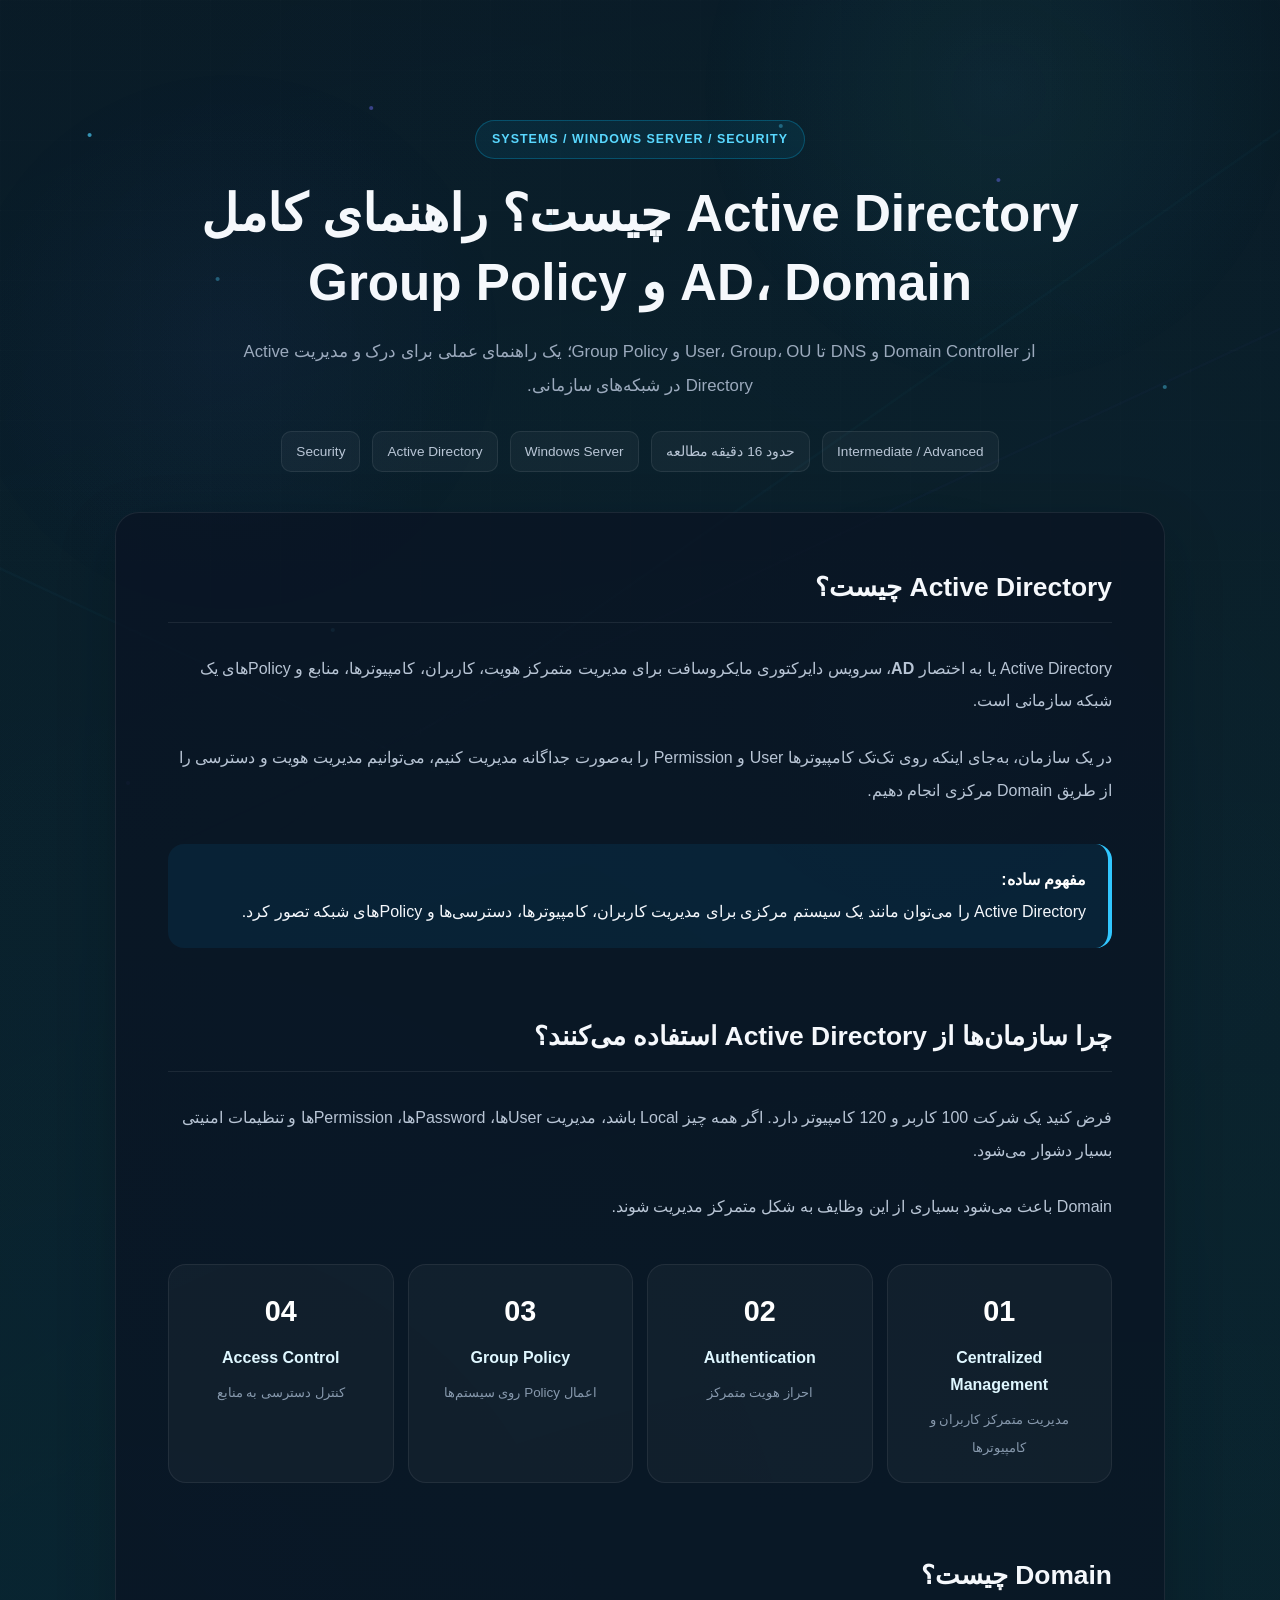
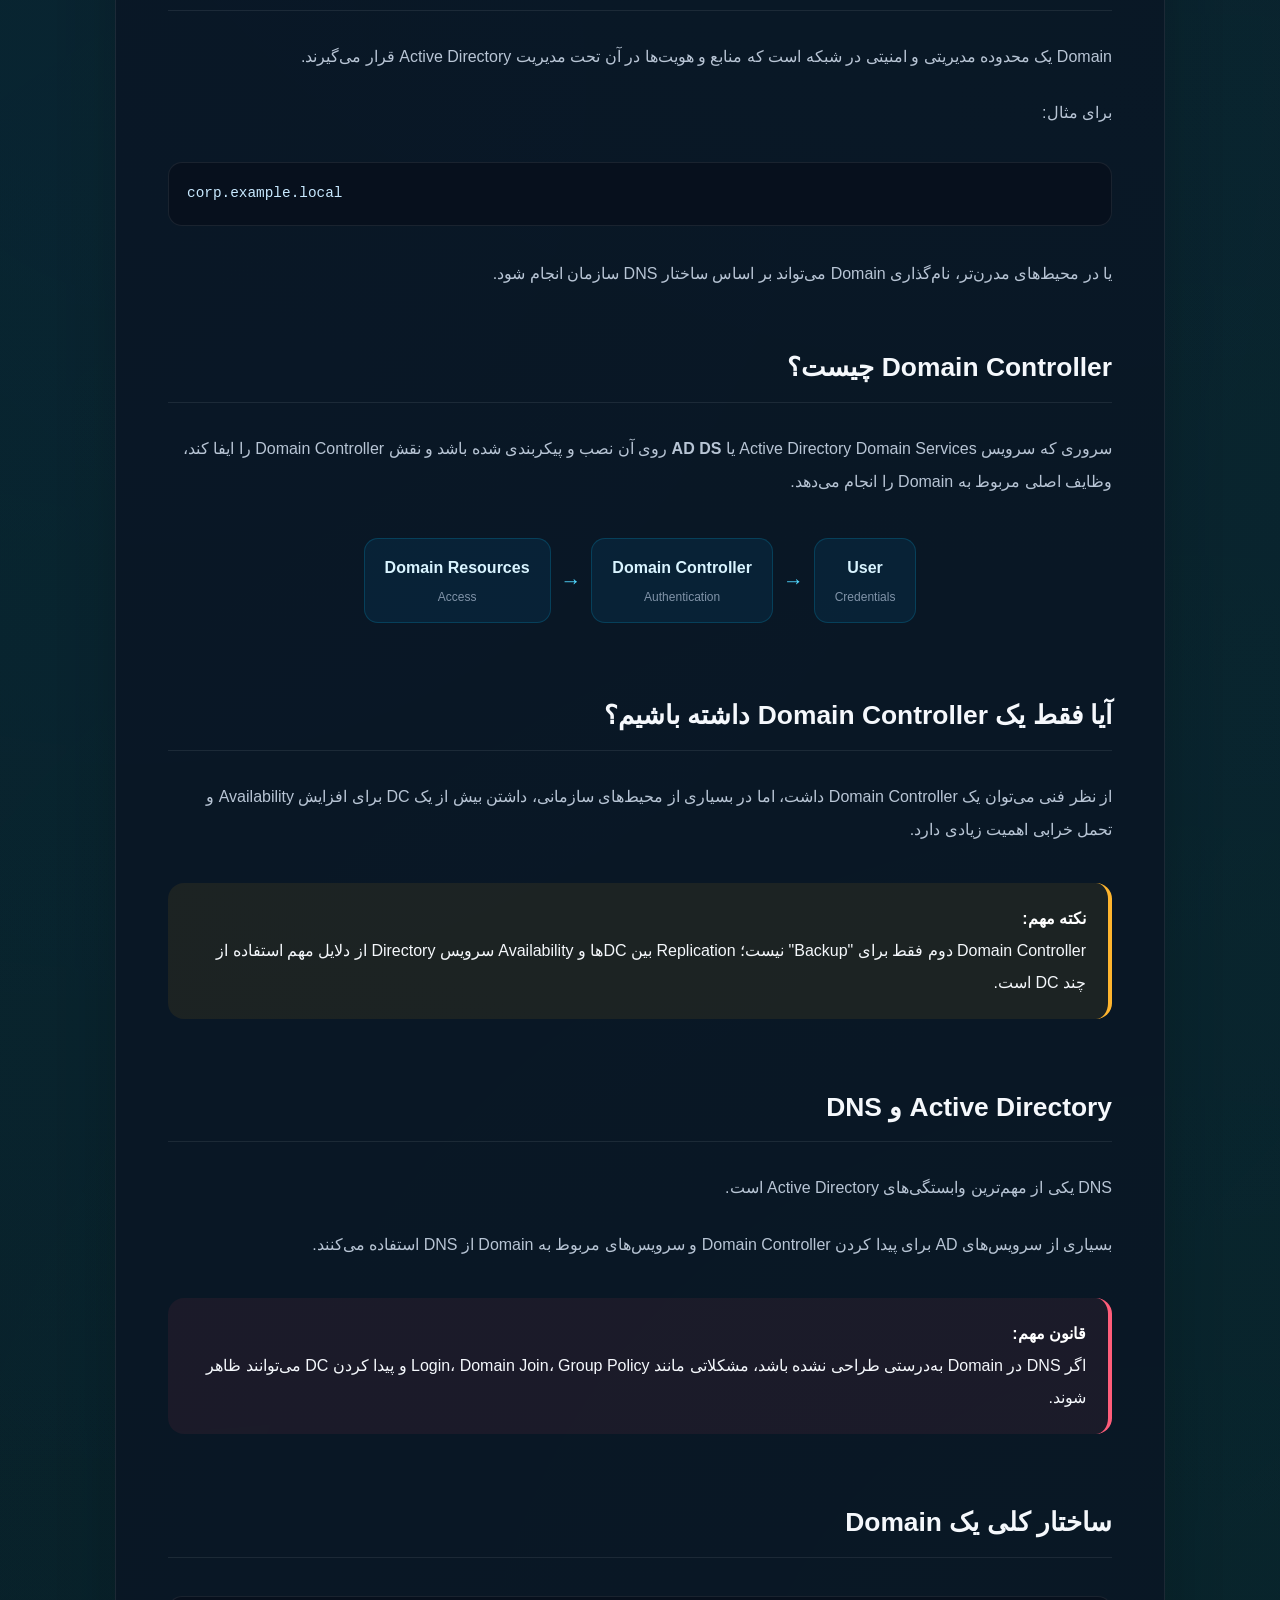
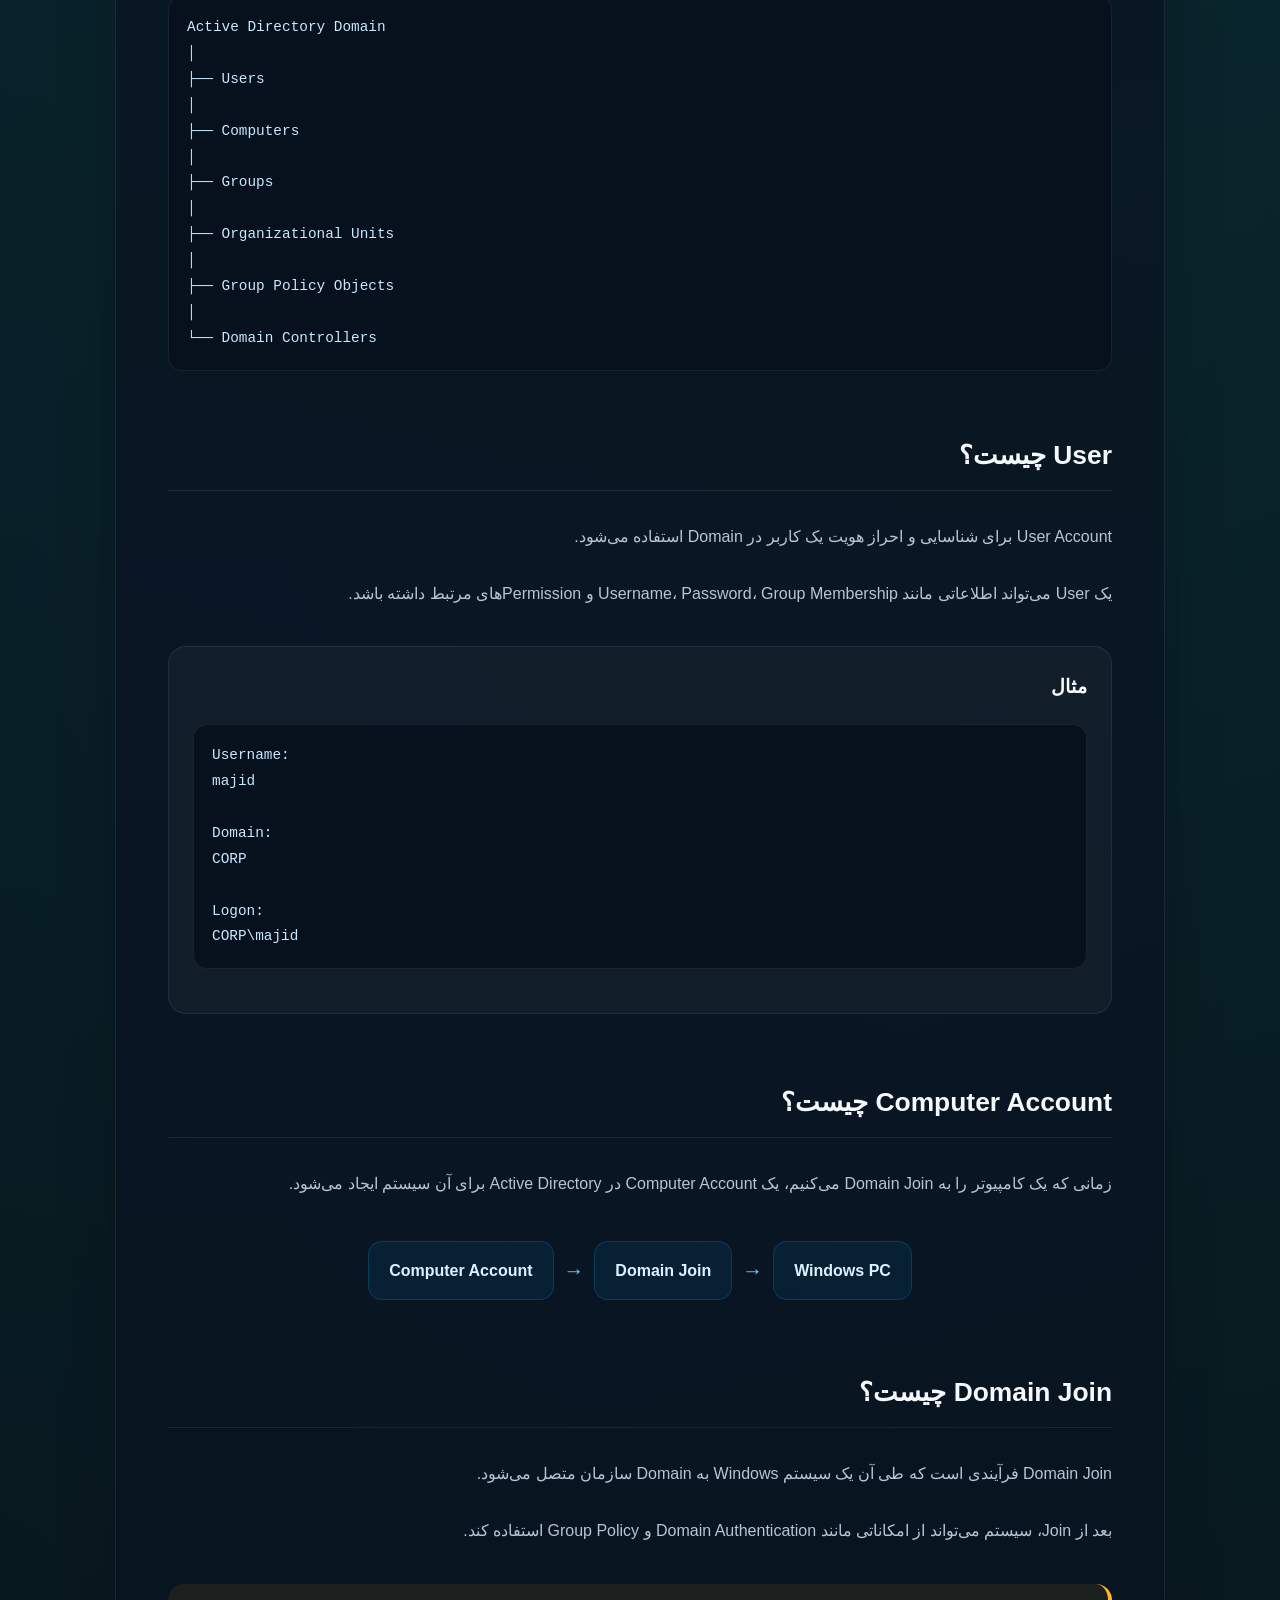
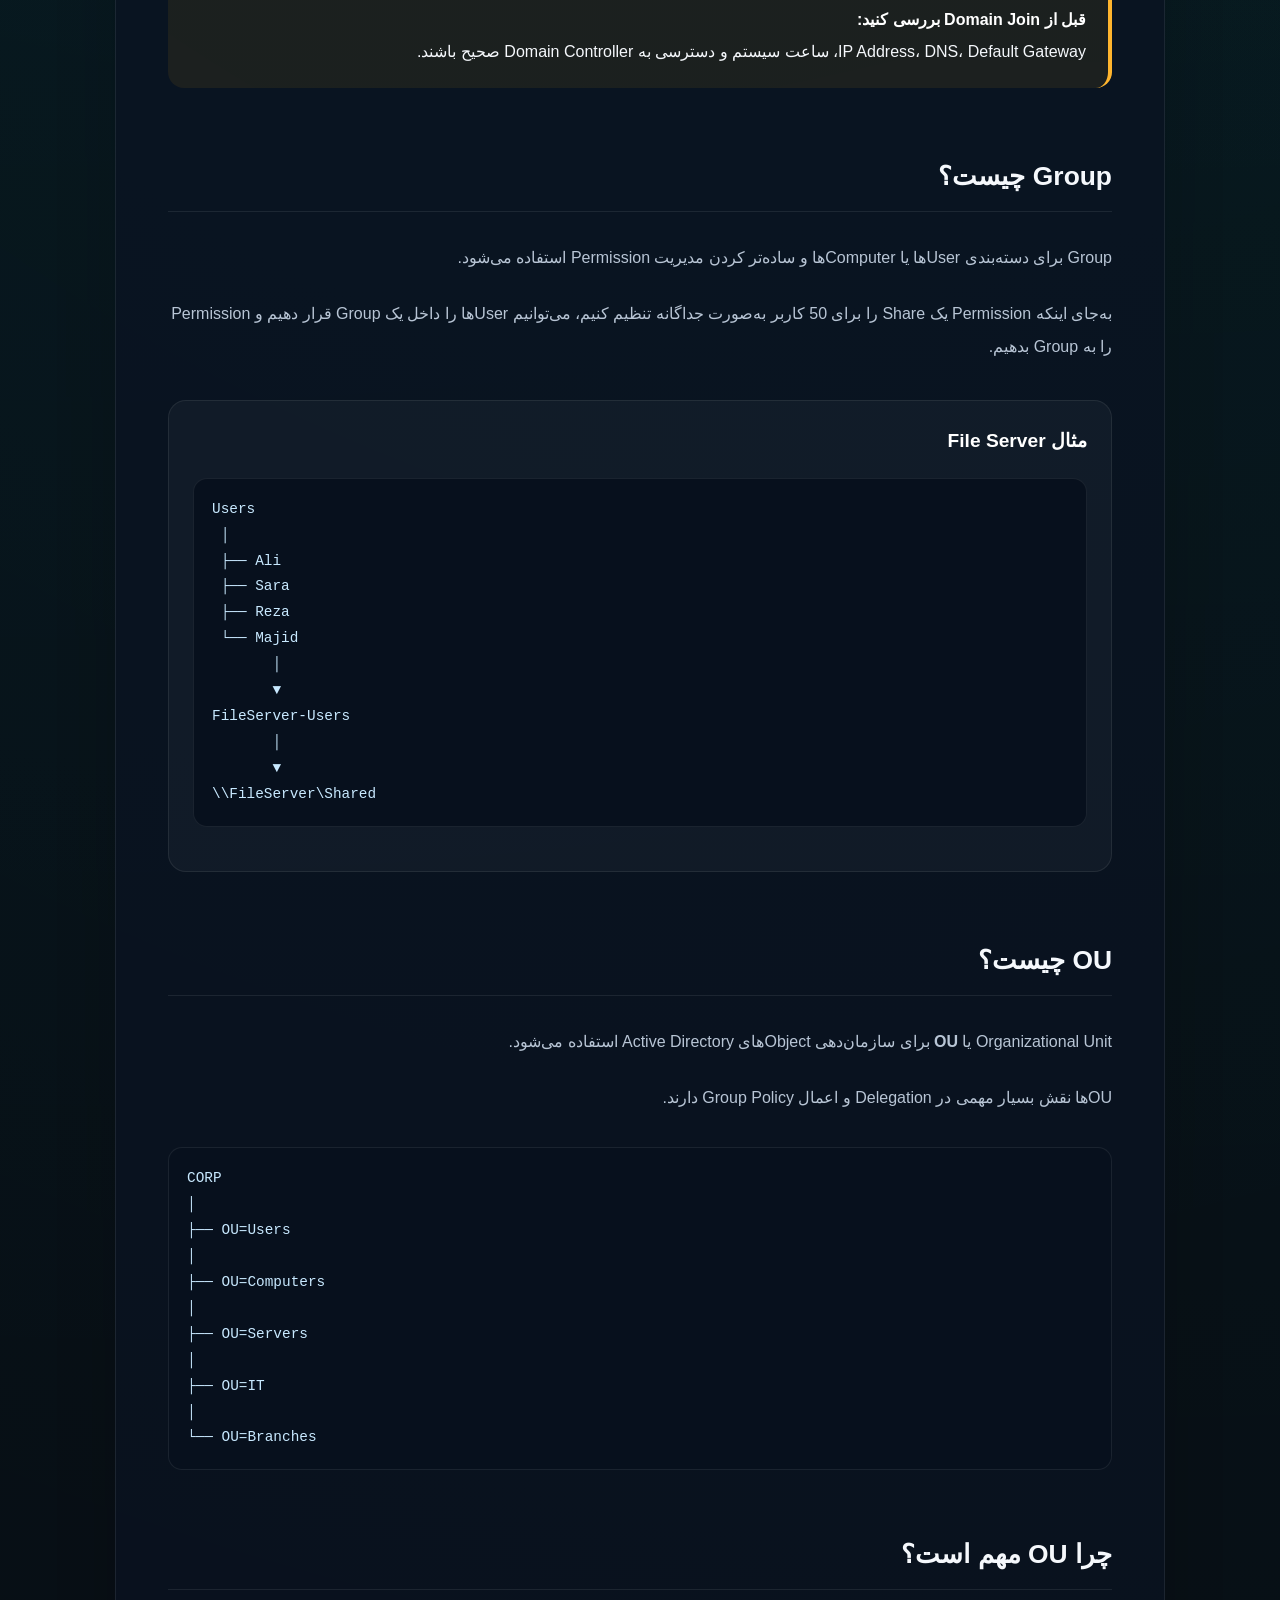
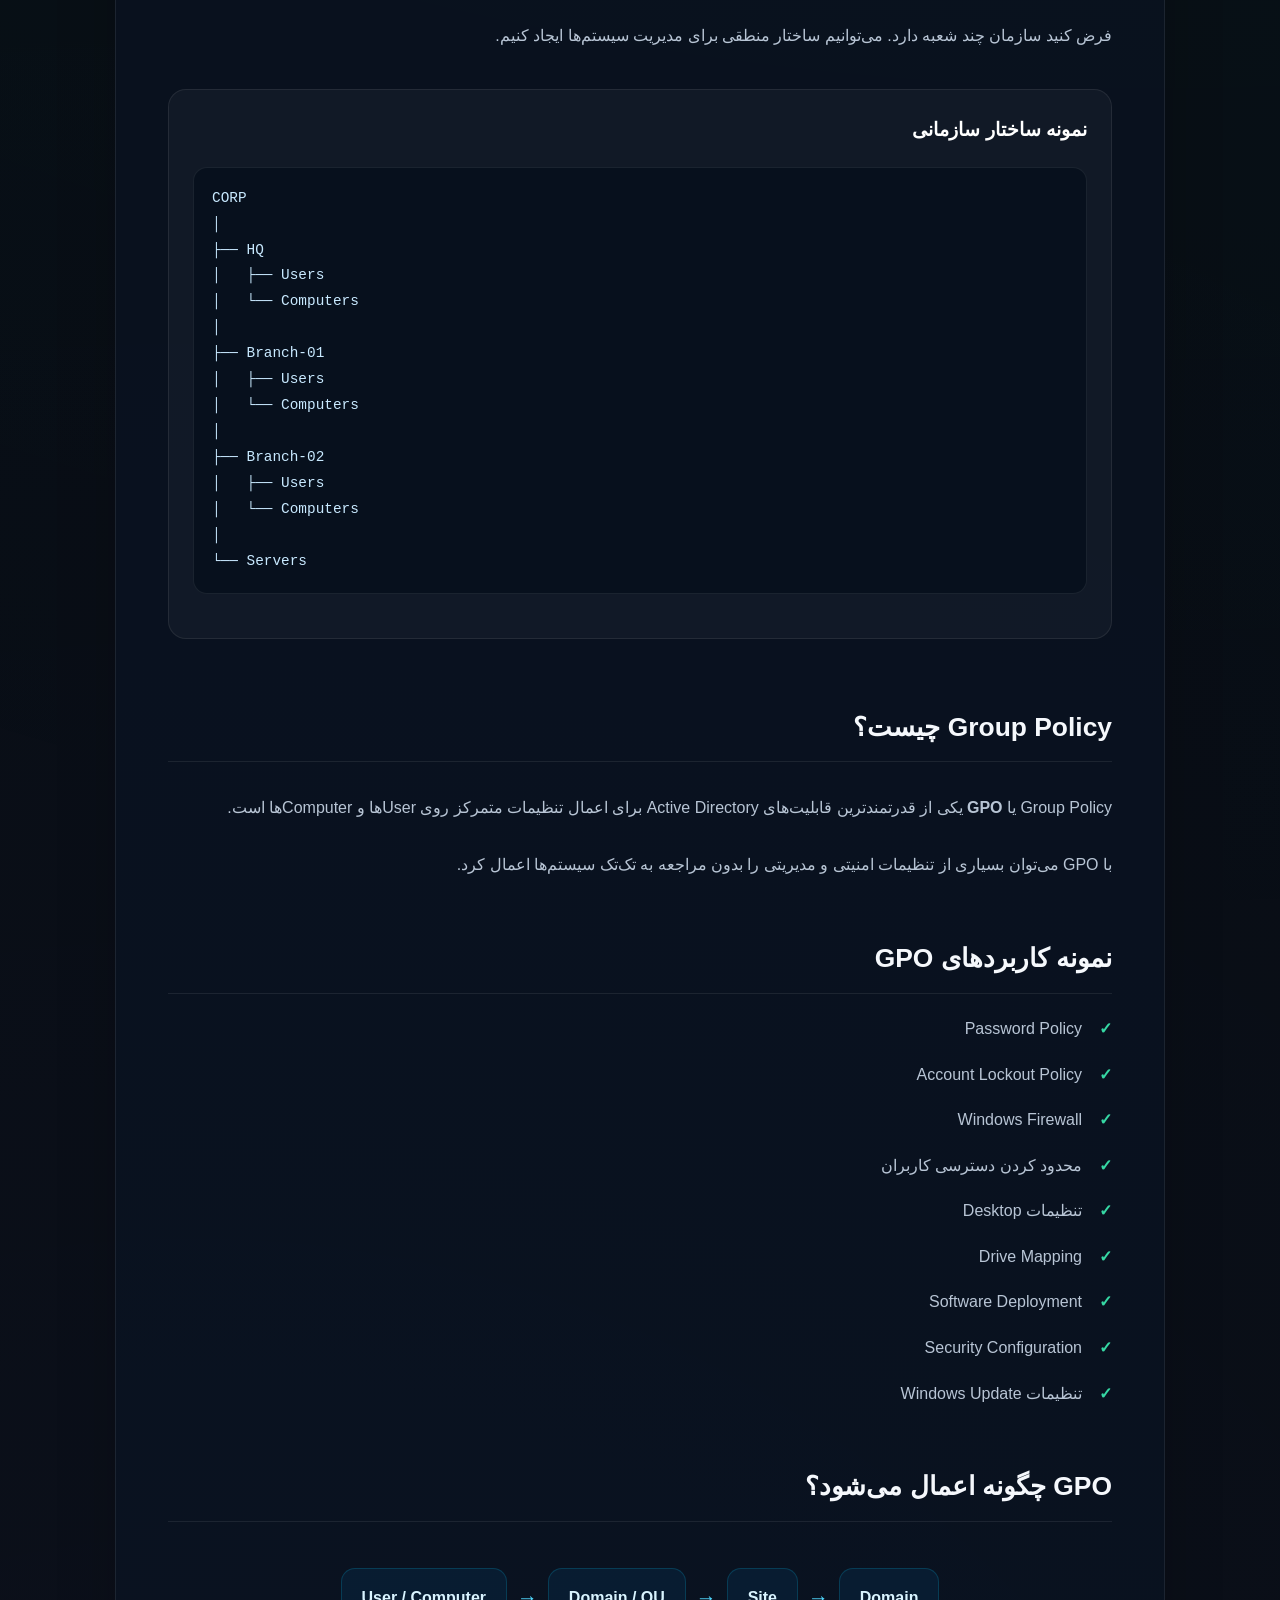
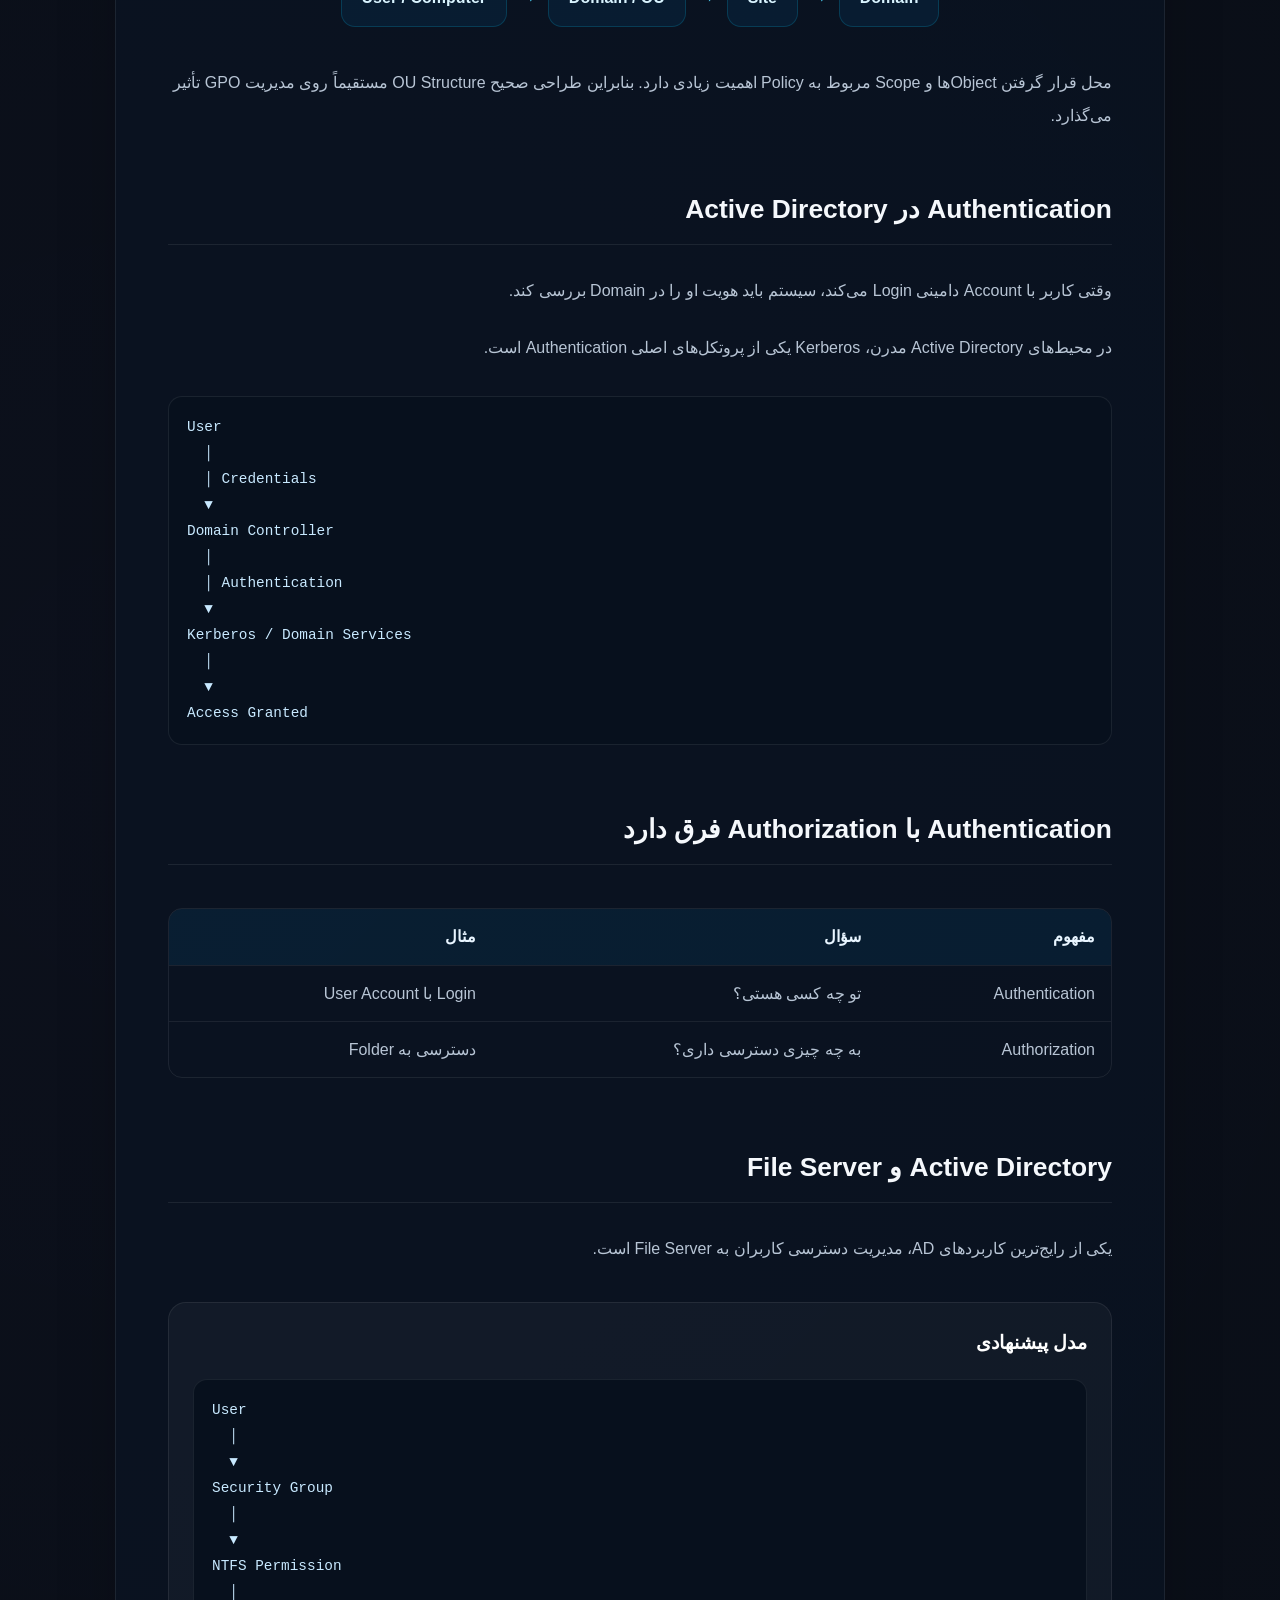
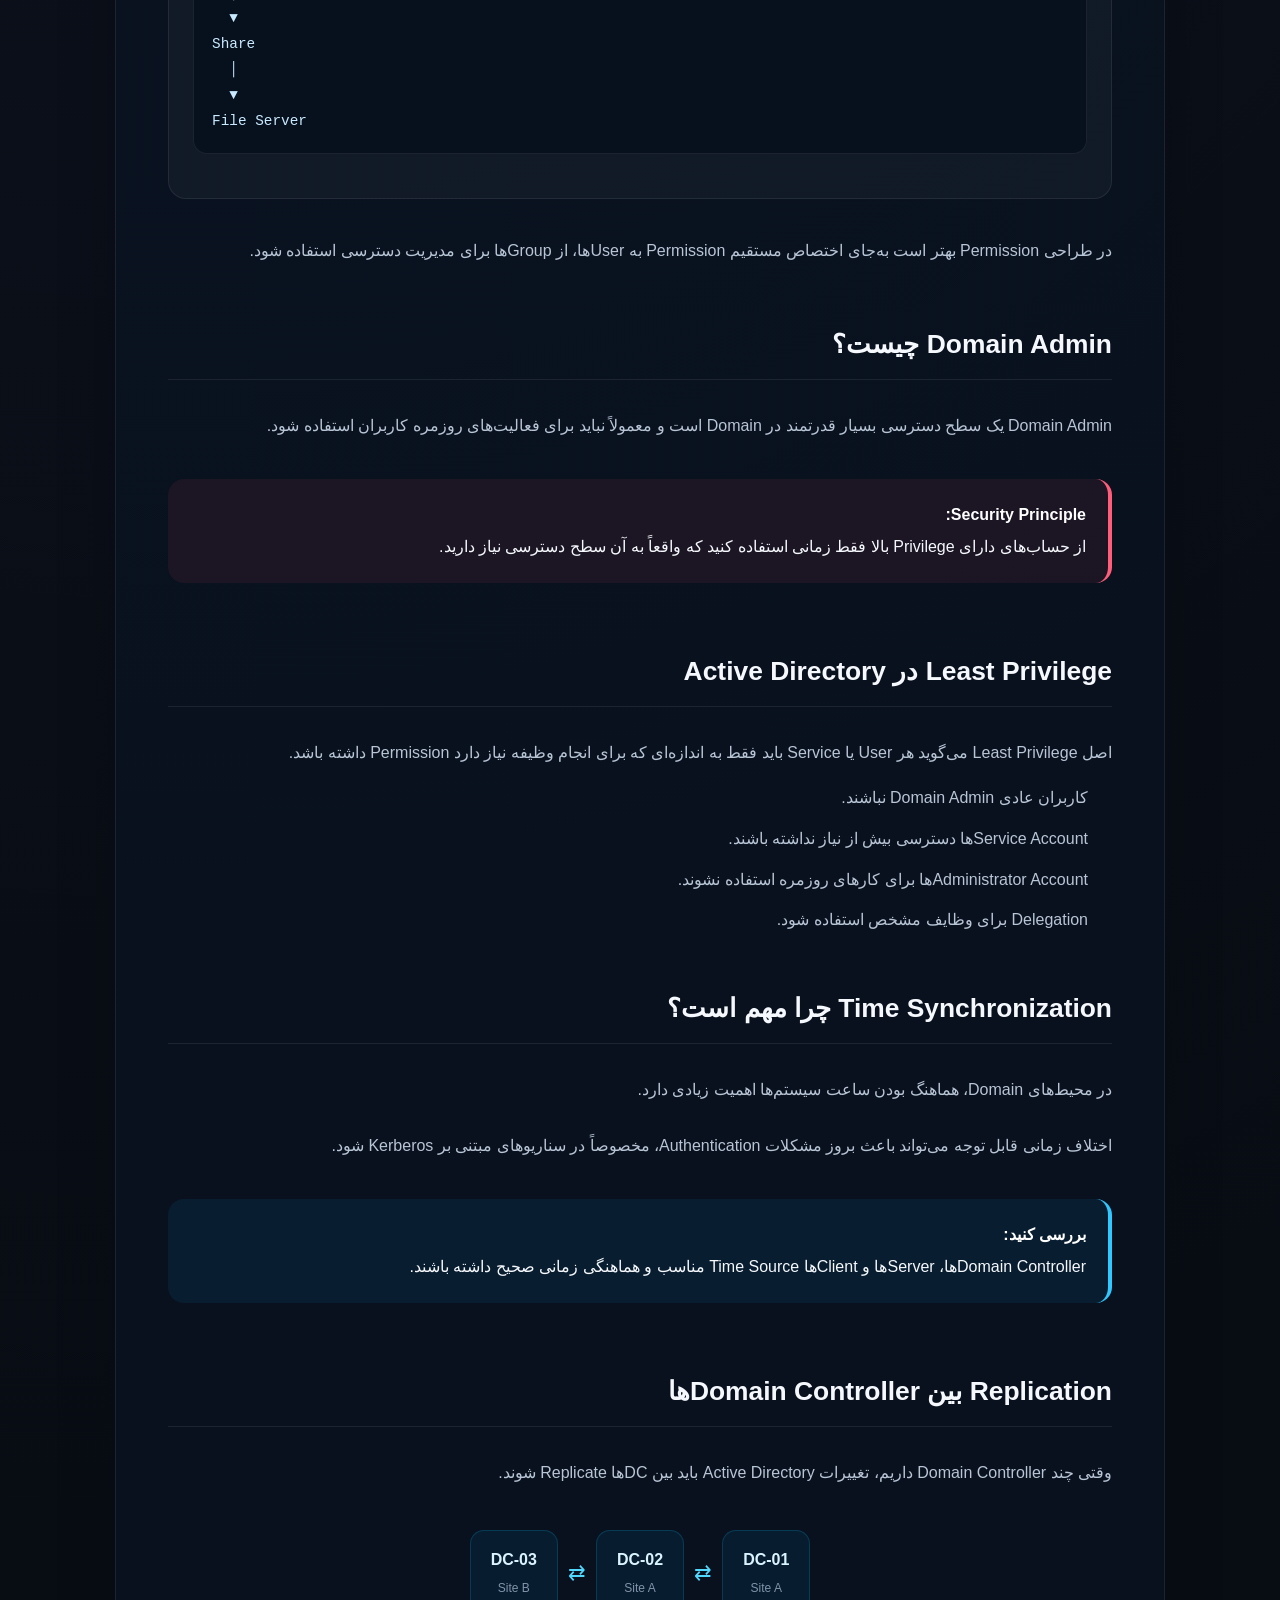
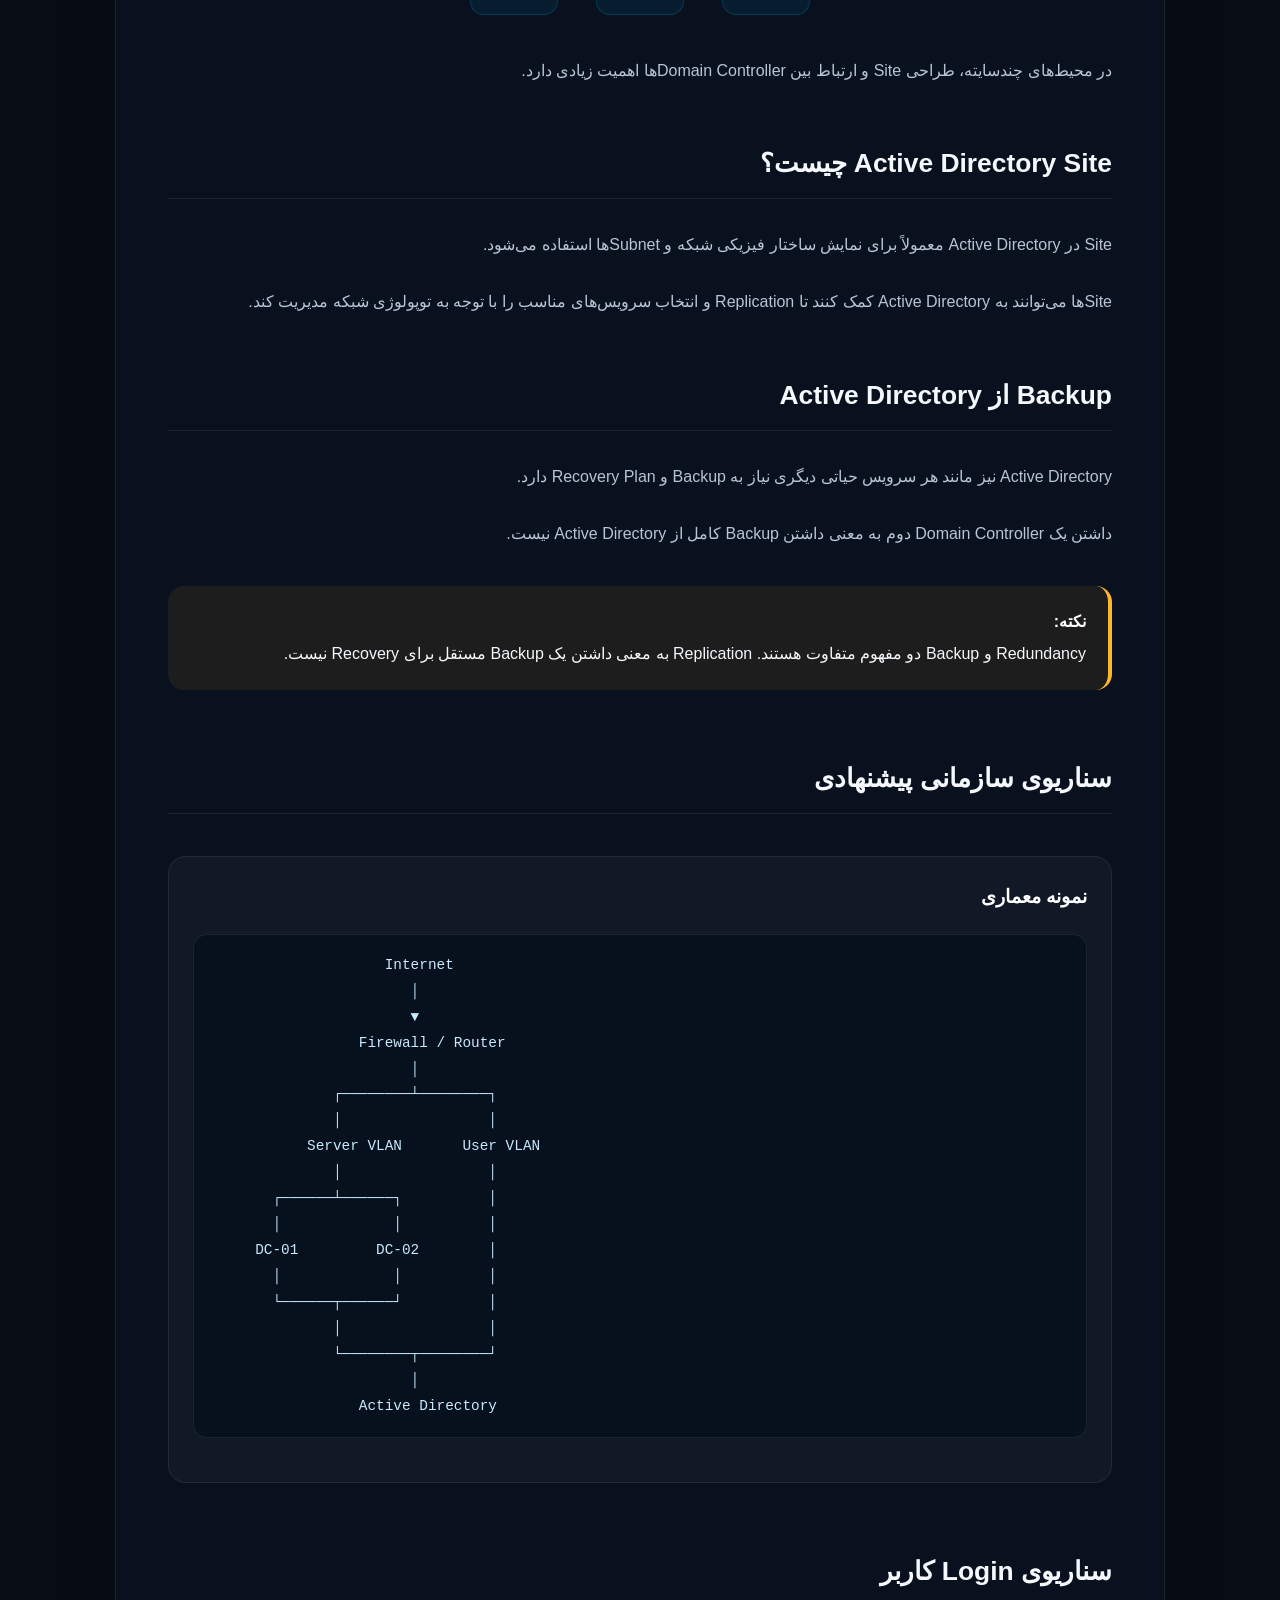
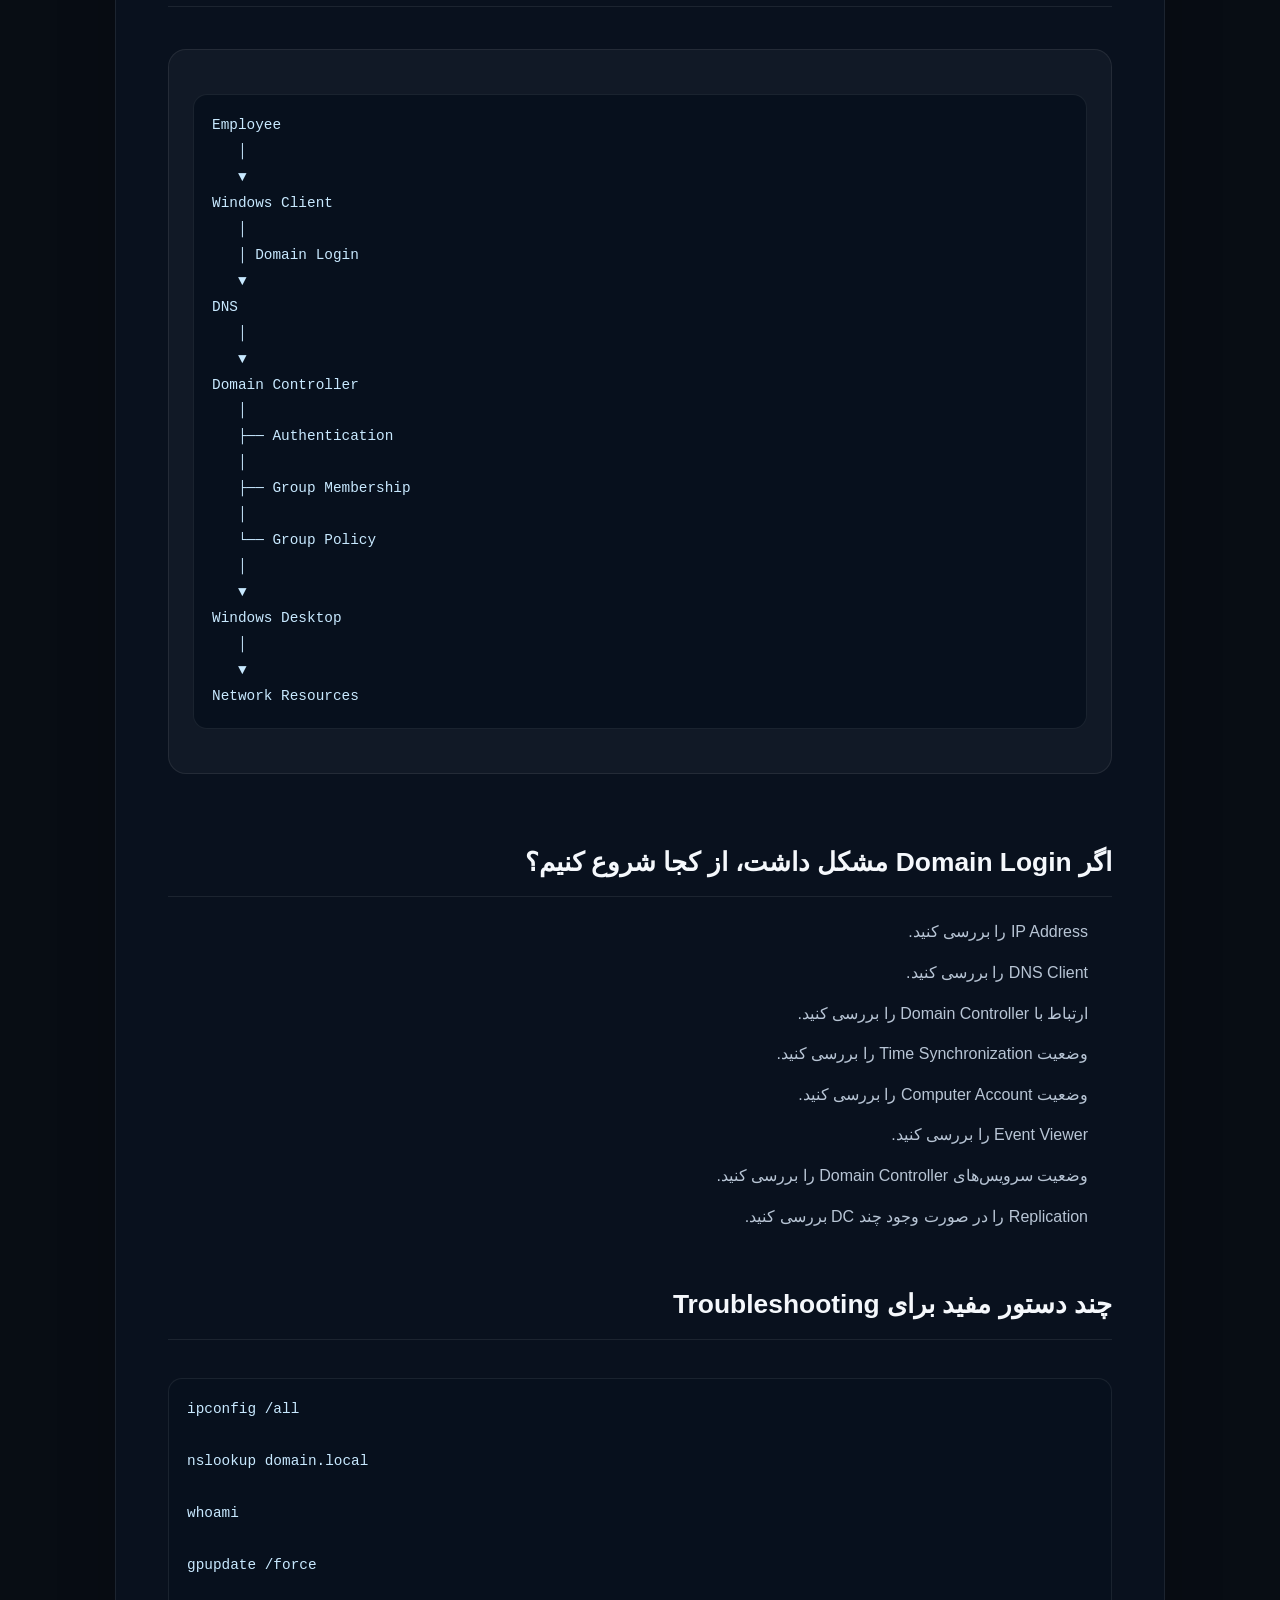
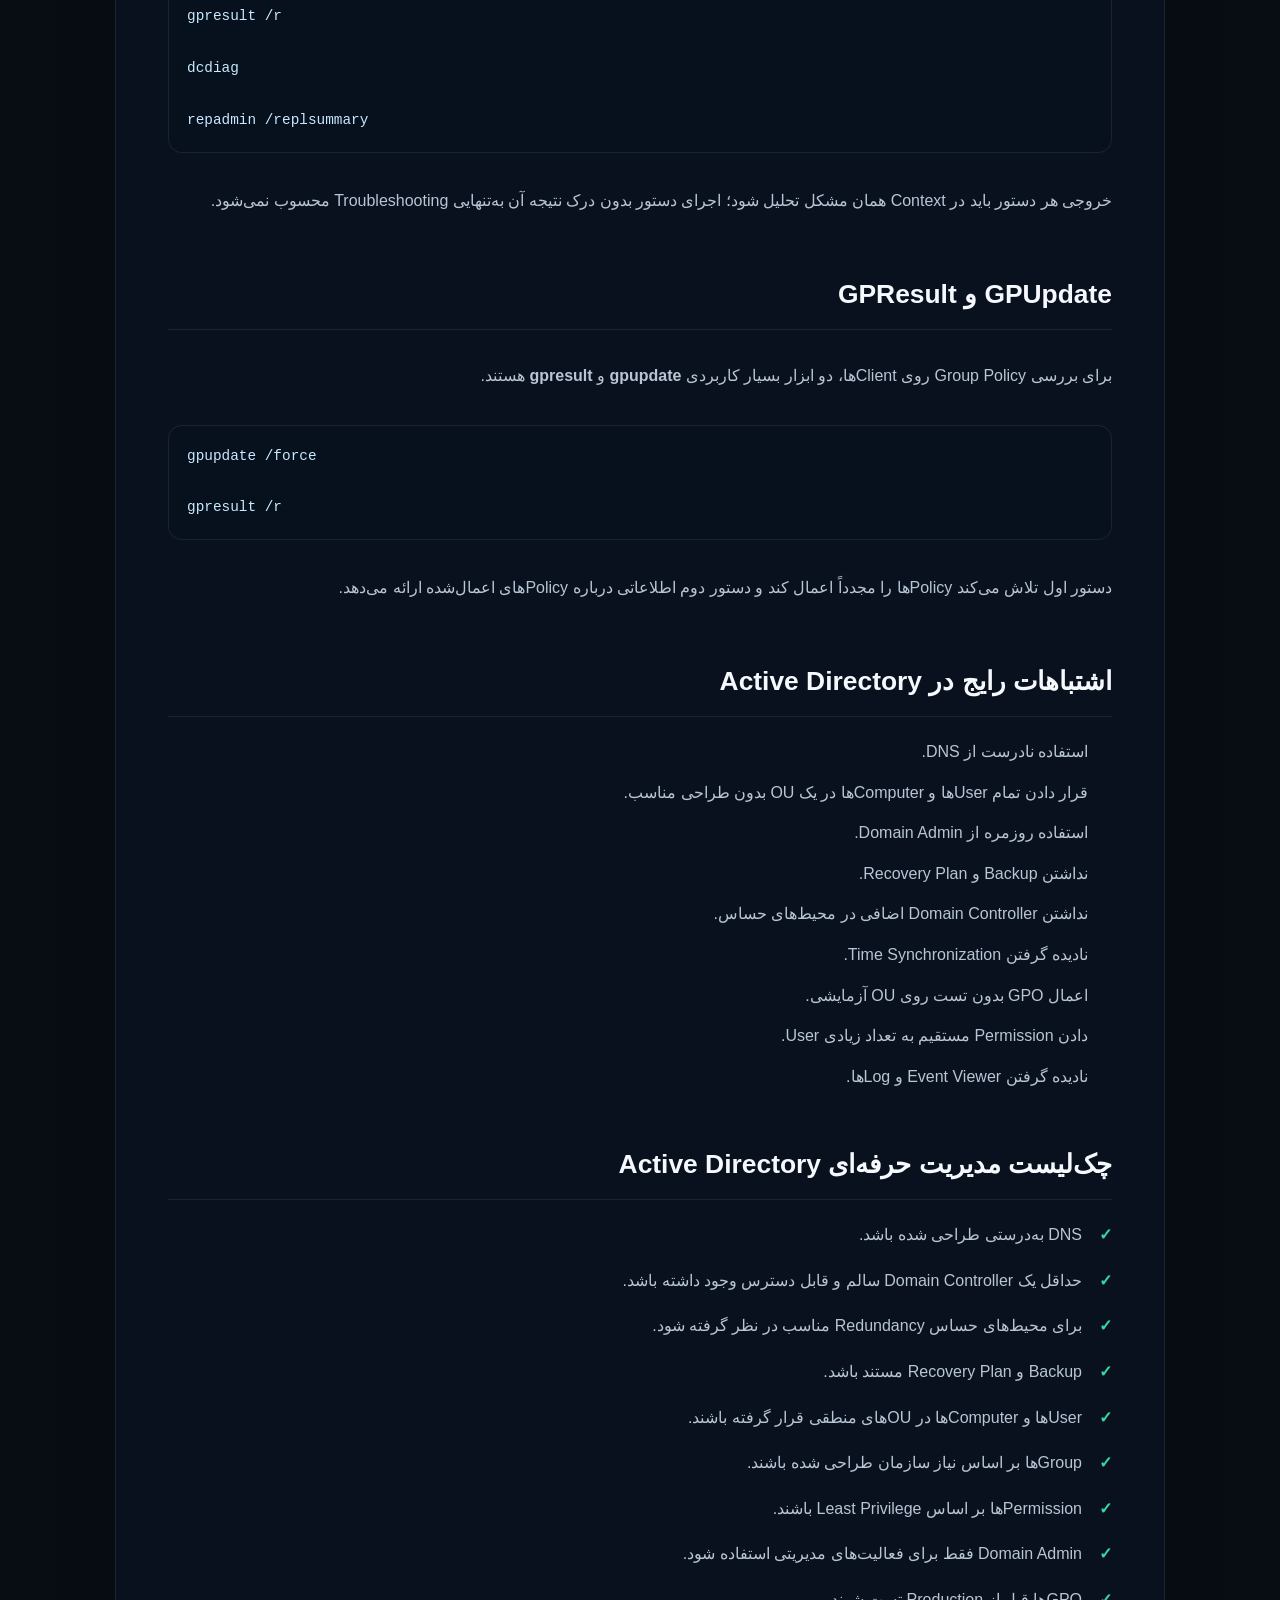
<file: articles/active-directory.html>
<!DOCTYPE html>
<html lang="fa" dir="rtl">

<head>
  <meta charset="UTF-8" />
  <meta name="viewport" content="width=device-width, initial-scale=1.0" />

  <title>Active Directory چیست؟ راهنمای کامل AD و Group Policy | AJORLOO•TECH</title>

  <meta
    name="description"
    content="راهنمای کامل Active Directory، Domain Controller، DNS، User، Group، OU، Group Policy، Domain Join و مدیریت زیرساخت Windows Server."
  />

  <link rel="stylesheet" href="../styles.css" />

  <style>
    .article-page {
      min-height: 100vh;
      padding: 120px 20px 60px;
      background:
        radial-gradient(circle at 10% 10%, rgba(0, 170, 255, 0.08), transparent 30%),
        radial-gradient(circle at 90% 20%, rgba(0, 255, 200, 0.06), transparent 30%);
    }

    .article-container {
      width: min(1050px, 100%);
      margin: 0 auto;
    }

    .article-header {
      text-align: center;
      margin-bottom: 40px;
    }

    .article-category-badge {
      display: inline-flex;
      align-items: center;
      padding: 8px 16px;
      border: 1px solid rgba(0, 200, 255, 0.25);
      border-radius: 999px;
      background: rgba(0, 180, 255, 0.08);
      color: #59d8ff;
      font-size: 0.78rem;
      font-weight: 700;
      letter-spacing: 1px;
      margin-bottom: 20px;
    }

    .article-header h1 {
      font-size: clamp(2rem, 4vw, 3.4rem);
      line-height: 1.35;
      margin: 0 auto 18px;
      max-width: 900px;
    }

    .article-header p {
      max-width: 820px;
      margin: 0 auto;
      color: #9baabd;
      font-size: 1.05rem;
      line-height: 2;
    }

    .article-meta-bar {
      display: flex;
      justify-content: center;
      flex-wrap: wrap;
      gap: 12px;
      margin-top: 28px;
    }

    .article-meta-item {
      padding: 8px 14px;
      border-radius: 10px;
      background: rgba(255,255,255,0.04);
      border: 1px solid rgba(255,255,255,0.08);
      color: #b9c6d6;
      font-size: 0.85rem;
    }

    .article-content {
      background: rgba(10, 20, 35, 0.72);
      border: 1px solid rgba(255,255,255,0.08);
      border-radius: 24px;
      padding: clamp(22px, 5vw, 52px);
      box-shadow: 0 20px 60px rgba(0,0,0,0.18);
    }

    .article-content h2 {
      font-size: 1.65rem;
      margin: 42px 0 18px;
      padding-bottom: 12px;
      border-bottom: 1px solid rgba(255,255,255,0.08);
    }

    .article-content h2:first-child {
      margin-top: 0;
    }

    .article-content h3 {
      font-size: 1.2rem;
      margin: 30px 0 12px;
    }

    .article-content p {
      color: #b8c5d5;
      line-height: 2.05;
      margin: 12px 0;
    }

    .article-content ul,
    .article-content ol {
      padding-right: 24px;
      color: #b8c5d5;
      line-height: 2.1;
    }

    .article-content li {
      margin-bottom: 7px;
    }

    .highlight-box,
    .warning-box,
    .success-box,
    .danger-box {
      margin: 24px 0;
      padding: 20px 22px;
      border-radius: 16px;
      line-height: 2;
    }

    .highlight-box {
      background: rgba(0, 170, 255, 0.08);
      border-right: 4px solid #31c7ff;
    }

    .warning-box {
      background: rgba(255, 170, 0, 0.08);
      border-right: 4px solid #ffb52e;
    }

    .success-box {
      background: rgba(0, 220, 160, 0.08);
      border-right: 4px solid #27d9a2;
    }

    .danger-box {
      background: rgba(255, 70, 100, 0.07);
      border-right: 4px solid #ff5d7a;
    }

    .highlight-box strong,
    .warning-box strong,
    .success-box strong,
    .danger-box strong {
      color: #ffffff;
    }

    .number-grid {
      display: grid;
      grid-template-columns: repeat(auto-fit, minmax(190px, 1fr));
      gap: 14px;
      margin: 28px 0;
    }

    .number-card {
      padding: 22px;
      border-radius: 18px;
      background: rgba(255,255,255,0.035);
      border: 1px solid rgba(255,255,255,0.07);
      text-align: center;
    }

    .number-card .big-number {
      font-size: 1.8rem;
      font-weight: 800;
      color: #ffffff;
      margin-bottom: 8px;
    }

    .number-card strong {
      display: block;
      color: #dff7ff;
      margin-bottom: 7px;
    }

    .number-card span {
      color: #8799ad;
      font-size: 0.84rem;
      line-height: 1.8;
    }

    .comparison-table-wrapper {
      width: 100%;
      overflow-x: auto;
      margin: 25px 0;
      border-radius: 14px;
      border: 1px solid rgba(255,255,255,0.08);
    }

    .comparison-table {
      width: 100%;
      border-collapse: collapse;
      min-width: 680px;
    }

    .comparison-table th,
    .comparison-table td {
      padding: 14px 16px;
      text-align: right;
      border-bottom: 1px solid rgba(255,255,255,0.07);
    }

    .comparison-table th {
      background: rgba(0,170,255,0.08);
      color: #e8f5ff;
      font-weight: 700;
    }

    .comparison-table td {
      color: #b8c5d5;
    }

    .comparison-table tr:last-child td {
      border-bottom: none;
    }

    .code-block {
      direction: ltr;
      text-align: left;
      overflow-x: auto;
      background: #07101d;
      border: 1px solid rgba(255,255,255,0.08);
      border-radius: 14px;
      padding: 18px;
      margin: 20px 0;
      color: #c8e9ff;
      font-family: Consolas, Monaco, monospace;
      font-size: 0.9rem;
      line-height: 1.8;
      white-space: pre;
    }

    .scenario-card {
      margin: 24px 0;
      padding: 24px;
      border-radius: 18px;
      background: rgba(255,255,255,0.035);
      border: 1px solid rgba(255,255,255,0.08);
    }

    .scenario-card h3 {
      margin-top: 0;
      color: #ffffff;
    }

    .flow {
      display: flex;
      align-items: center;
      justify-content: center;
      flex-wrap: wrap;
      gap: 10px;
      margin: 28px 0;
    }

    .flow-item {
      padding: 15px 20px;
      border-radius: 14px;
      background: rgba(0,170,255,0.08);
      border: 1px solid rgba(0,200,255,0.18);
      color: #d9f4ff;
      font-weight: 600;
      text-align: center;
    }

    .flow-item small {
      display: block;
      color: #8194a9;
      font-size: 0.75rem;
      margin-top: 5px;
      font-weight: 400;
    }

    .flow-arrow {
      color: #51d8ff;
      font-size: 1.3rem;
    }

    .check-list {
      list-style: none;
      padding-right: 0 !important;
    }

    .check-list li {
      position: relative;
      padding-right: 30px;
      margin-bottom: 12px;
    }

    .check-list li::before {
      content: "✓";
      position: absolute;
      right: 0;
      top: 0;
      color: #36d8a4;
      font-weight: 800;
    }

    .article-footer {
      display: flex;
      justify-content: space-between;
      align-items: center;
      gap: 20px;
      flex-wrap: wrap;
      margin-top: 30px;
      padding-top: 25px;
      border-top: 1px solid rgba(255,255,255,0.08);
    }

    .back-link {
      display: inline-flex;
      align-items: center;
      gap: 8px;
      color: #54d8ff;
      text-decoration: none;
      font-weight: 700;
    }

    .back-link:hover {
      opacity: 0.8;
    }

    .article-brand {
      color: #738399;
      font-size: 0.85rem;
    }

    @media (max-width: 700px) {

      .article-page {
        padding: 95px 14px 40px;
      }

      .article-content {
        padding: 22px 17px;
        border-radius: 18px;
      }

      .article-header h1 {
        font-size: 1.9rem;
      }

      .article-content h2 {
        font-size: 1.4rem;
      }

      .flow {
        flex-direction: column;
      }

      .flow-arrow {
        transform: rotate(90deg);
      }
    }
  </style>
</head>


<body>

  <main class="article-page">

    <div class="article-container">

      <header class="article-header">

        <div class="article-category-badge">
          SYSTEMS / WINDOWS SERVER / SECURITY
        </div>

        <h1>
          Active Directory چیست؟
          راهنمای کامل AD، Domain و Group Policy
        </h1>

        <p>
          از Domain Controller و DNS تا User، Group، OU و Group Policy؛
          یک راهنمای عملی برای درک و مدیریت Active Directory
          در شبکه‌های سازمانی.
        </p>

        <div class="article-meta-bar">

          <span class="article-meta-item">
            Intermediate / Advanced
          </span>

          <span class="article-meta-item">
            حدود 16 دقیقه مطالعه
          </span>

          <span class="article-meta-item">
            Windows Server
          </span>

          <span class="article-meta-item">
            Active Directory
          </span>

          <span class="article-meta-item">
            Security
          </span>

        </div>

      </header>


      <article class="article-content">


        <h2>
          Active Directory چیست؟
        </h2>

        <p>
          Active Directory یا به اختصار <strong>AD</strong>،
          سرویس دایرکتوری مایکروسافت برای مدیریت متمرکز هویت،
          کاربران، کامپیوترها، منابع و Policyهای یک شبکه سازمانی است.
        </p>

        <p>
          در یک سازمان، به‌جای اینکه روی تک‌تک کامپیوترها User و
          Permission را به‌صورت جداگانه مدیریت کنیم، می‌توانیم
          مدیریت هویت و دسترسی را از طریق Domain مرکزی انجام دهیم.
        </p>

        <div class="highlight-box">

          <strong>
            مفهوم ساده:
          </strong>

          <br />

          Active Directory را می‌توان مانند یک سیستم مرکزی برای
          مدیریت کاربران، کامپیوترها، دسترسی‌ها و Policyهای شبکه
          تصور کرد.

        </div>


        <h2>
          چرا سازمان‌ها از Active Directory استفاده می‌کنند؟
        </h2>

        <p>
          فرض کنید یک شرکت 100 کاربر و 120 کامپیوتر دارد.
          اگر همه چیز Local باشد، مدیریت Userها، Passwordها،
          Permissionها و تنظیمات امنیتی بسیار دشوار می‌شود.
        </p>

        <p>
          Domain باعث می‌شود بسیاری از این وظایف به شکل متمرکز
          مدیریت شوند.
        </p>

        <div class="number-grid">

          <div class="number-card">
            <div class="big-number">01</div>
            <strong>Centralized Management</strong>
            <span>
              مدیریت متمرکز کاربران و کامپیوترها
            </span>
          </div>

          <div class="number-card">
            <div class="big-number">02</div>
            <strong>Authentication</strong>
            <span>
              احراز هویت متمرکز
            </span>
          </div>

          <div class="number-card">
            <div class="big-number">03</div>
            <strong>Group Policy</strong>
            <span>
              اعمال Policy روی سیستم‌ها
            </span>
          </div>

          <div class="number-card">
            <div class="big-number">04</div>
            <strong>Access Control</strong>
            <span>
              کنترل دسترسی به منابع
            </span>
          </div>

        </div>


        <h2>
          Domain چیست؟
        </h2>

        <p>
          Domain یک محدوده مدیریتی و امنیتی در شبکه است که
          منابع و هویت‌ها در آن تحت مدیریت Active Directory قرار می‌گیرند.
        </p>

        <p>
          برای مثال:
        </p>

        <div class="code-block">corp.example.local</div>

        <p>
          یا در محیط‌های مدرن‌تر، نام‌گذاری Domain می‌تواند
          بر اساس ساختار DNS سازمان انجام شود.
        </p>


        <h2>
          Domain Controller چیست؟
        </h2>

        <p>
          سروری که سرویس Active Directory Domain Services یا
          <strong>AD DS</strong> روی آن نصب و پیکربندی شده باشد
          و نقش Domain Controller را ایفا کند، وظایف اصلی
          مربوط به Domain را انجام می‌دهد.
        </p>

        <div class="flow">

          <div class="flow-item">
            User
            <small>Credentials</small>
          </div>

          <div class="flow-arrow">
            →
          </div>

          <div class="flow-item">
            Domain Controller
            <small>Authentication</small>
          </div>

          <div class="flow-arrow">
            →
          </div>

          <div class="flow-item">
            Domain Resources
            <small>Access</small>
          </div>

        </div>


        <h2>
          آیا فقط یک Domain Controller داشته باشیم؟
        </h2>

        <p>
          از نظر فنی می‌توان یک Domain Controller داشت،
          اما در بسیاری از محیط‌های سازمانی، داشتن بیش از یک DC
          برای افزایش Availability و تحمل خرابی اهمیت زیادی دارد.
        </p>

        <div class="warning-box">

          <strong>
            نکته مهم:
          </strong>

          <br />

          Domain Controller دوم فقط برای "Backup" نیست؛
          Replication بین DCها و Availability سرویس Directory
          از دلایل مهم استفاده از چند DC است.

        </div>


        <h2>
          Active Directory و DNS
        </h2>

        <p>
          DNS یکی از مهم‌ترین وابستگی‌های Active Directory است.
        </p>

        <p>
          بسیاری از سرویس‌های AD برای پیدا کردن Domain Controller
          و سرویس‌های مربوط به Domain از DNS استفاده می‌کنند.
        </p>

        <div class="danger-box">

          <strong>
            قانون مهم:
          </strong>

          <br />

          اگر DNS در Domain به‌درستی طراحی نشده باشد،
          مشکلاتی مانند Login، Domain Join، Group Policy
          و پیدا کردن DC می‌توانند ظاهر شوند.

        </div>


        <h2>
          ساختار کلی یک Domain
        </h2>

        <div class="code-block">Active Directory Domain
│
├── Users
│
├── Computers
│
├── Groups
│
├── Organizational Units
│
├── Group Policy Objects
│
└── Domain Controllers</div>


        <h2>
          User چیست؟
        </h2>

        <p>
          User Account برای شناسایی و احراز هویت یک کاربر در Domain استفاده می‌شود.
        </p>

        <p>
          یک User می‌تواند اطلاعاتی مانند Username، Password،
          Group Membership و Permissionهای مرتبط داشته باشد.
        </p>

        <div class="scenario-card">

          <h3>
            مثال
          </h3>

          <div class="code-block">Username:
majid

Domain:
CORP

Logon:
CORP\majid</div>

        </div>


        <h2>
          Computer Account چیست؟
        </h2>

        <p>
          زمانی که یک کامپیوتر را به Domain Join می‌کنیم،
          یک Computer Account در Active Directory برای آن سیستم ایجاد می‌شود.
        </p>

        <div class="flow">

          <div class="flow-item">
            Windows PC
          </div>

          <div class="flow-arrow">
            →
          </div>

          <div class="flow-item">
            Domain Join
          </div>

          <div class="flow-arrow">
            →
          </div>

          <div class="flow-item">
            Computer Account
          </div>

        </div>


        <h2>
          Domain Join چیست؟
        </h2>

        <p>
          Domain Join فرآیندی است که طی آن یک سیستم Windows
          به Domain سازمان متصل می‌شود.
        </p>

        <p>
          بعد از Join، سیستم می‌تواند از امکاناتی مانند
          Domain Authentication و Group Policy استفاده کند.
        </p>

        <div class="warning-box">

          <strong>
            قبل از Domain Join بررسی کنید:
          </strong>

          <br />

          IP Address، DNS، Default Gateway، ساعت سیستم
          و دسترسی به Domain Controller صحیح باشند.

        </div>


        <h2>
          Group چیست؟
        </h2>

        <p>
          Group برای دسته‌بندی Userها یا Computerها و ساده‌تر کردن
          مدیریت Permission استفاده می‌شود.
        </p>

        <p>
          به‌جای اینکه Permission یک Share را برای 50 کاربر
          به‌صورت جداگانه تنظیم کنیم، می‌توانیم Userها را داخل
          یک Group قرار دهیم و Permission را به Group بدهیم.
        </p>

        <div class="scenario-card">

          <h3>
            مثال File Server
          </h3>

          <div class="code-block">Users
 │
 ├── Ali
 ├── Sara
 ├── Reza
 └── Majid
       │
       ▼
FileServer-Users
       │
       ▼
\\FileServer\Shared</div>

        </div>


        <h2>
          OU چیست؟
        </h2>

        <p>
          Organizational Unit یا <strong>OU</strong>
          برای سازمان‌دهی Objectهای Active Directory استفاده می‌شود.
        </p>

        <p>
          OUها نقش بسیار مهمی در Delegation و اعمال Group Policy دارند.
        </p>

        <div class="code-block">CORP
│
├── OU=Users
│
├── OU=Computers
│
├── OU=Servers
│
├── OU=IT
│
└── OU=Branches</div>


        <h2>
          چرا OU مهم است؟
        </h2>

        <p>
          فرض کنید سازمان چند شعبه دارد.
          می‌توانیم ساختار منطقی برای مدیریت سیستم‌ها ایجاد کنیم.
        </p>

        <div class="scenario-card">

          <h3>
            نمونه ساختار سازمانی
          </h3>

          <div class="code-block">CORP
│
├── HQ
│   ├── Users
│   └── Computers
│
├── Branch-01
│   ├── Users
│   └── Computers
│
├── Branch-02
│   ├── Users
│   └── Computers
│
└── Servers</div>

        </div>


        <h2>
          Group Policy چیست؟
        </h2>

        <p>
          Group Policy یا <strong>GPO</strong> یکی از قدرتمندترین
          قابلیت‌های Active Directory برای اعمال تنظیمات متمرکز
          روی Userها و Computerها است.
        </p>

        <p>
          با GPO می‌توان بسیاری از تنظیمات امنیتی و مدیریتی
          را بدون مراجعه به تک‌تک سیستم‌ها اعمال کرد.
        </p>


        <h2>
          نمونه کاربردهای GPO
        </h2>

        <ul class="check-list">

          <li>
            Password Policy
          </li>

          <li>
            Account Lockout Policy
          </li>

          <li>
            Windows Firewall
          </li>

          <li>
            محدود کردن دسترسی کاربران
          </li>

          <li>
            تنظیمات Desktop
          </li>

          <li>
            Drive Mapping
          </li>

          <li>
            Software Deployment
          </li>

          <li>
            Security Configuration
          </li>

          <li>
            تنظیمات Windows Update
          </li>

        </ul>


        <h2>
          GPO چگونه اعمال می‌شود؟
        </h2>

        <div class="flow">

          <div class="flow-item">
            Domain
          </div>

          <div class="flow-arrow">
            →
          </div>

          <div class="flow-item">
            Site
          </div>

          <div class="flow-arrow">
            →
          </div>

          <div class="flow-item">
            Domain / OU
          </div>

          <div class="flow-arrow">
            →
          </div>

          <div class="flow-item">
            User / Computer
          </div>

        </div>

        <p>
          محل قرار گرفتن Objectها و Scope مربوط به Policy اهمیت زیادی دارد.
          بنابراین طراحی صحیح OU Structure مستقیماً روی مدیریت GPO تأثیر می‌گذارد.
        </p>


        <h2>
          Authentication در Active Directory
        </h2>

        <p>
          وقتی کاربر با Account دامینی Login می‌کند،
          سیستم باید هویت او را در Domain بررسی کند.
        </p>

        <p>
          در محیط‌های Active Directory مدرن، Kerberos یکی از
          پروتکل‌های اصلی Authentication است.
        </p>

        <div class="code-block">User
  │
  │ Credentials
  ▼
Domain Controller
  │
  │ Authentication
  ▼
Kerberos / Domain Services
  │
  ▼
Access Granted</div>


        <h2>
          Authentication با Authorization فرق دارد
        </h2>

        <div class="comparison-table-wrapper">

          <table class="comparison-table">

            <thead>

              <tr>
                <th>
                  مفهوم
                </th>

                <th>
                  سؤال
                </th>

                <th>
                  مثال
                </th>
              </tr>

            </thead>

            <tbody>

              <tr>

                <td>
                  Authentication
                </td>

                <td>
                  تو چه کسی هستی؟
                </td>

                <td>
                  Login با User Account
                </td>

              </tr>

              <tr>

                <td>
                  Authorization
                </td>

                <td>
                  به چه چیزی دسترسی داری؟
                </td>

                <td>
                  دسترسی به Folder
                </td>

              </tr>

            </tbody>

          </table>

        </div>


        <h2>
          Active Directory و File Server
        </h2>

        <p>
          یکی از رایج‌ترین کاربردهای AD، مدیریت دسترسی کاربران
          به File Server است.
        </p>

        <div class="scenario-card">

          <h3>
            مدل پیشنهادی
          </h3>

          <div class="code-block">User
  │
  ▼
Security Group
  │
  ▼
NTFS Permission
  │
  ▼
Share
  │
  ▼
File Server</div>

        </div>

        <p>
          در طراحی Permission بهتر است به‌جای اختصاص مستقیم
          Permission به Userها، از Groupها برای مدیریت دسترسی استفاده شود.
        </p>


        <h2>
          Domain Admin چیست؟
        </h2>

        <p>
          Domain Admin یک سطح دسترسی بسیار قدرتمند در Domain است
          و معمولاً نباید برای فعالیت‌های روزمره کاربران استفاده شود.
        </p>

        <div class="danger-box">

          <strong>
            Security Principle:
          </strong>

          <br />

          از حساب‌های دارای Privilege بالا فقط زمانی استفاده کنید
          که واقعاً به آن سطح دسترسی نیاز دارید.

        </div>


        <h2>
          Least Privilege در Active Directory
        </h2>

        <p>
          اصل Least Privilege می‌گوید هر User یا Service باید
          فقط به اندازه‌ای که برای انجام وظیفه نیاز دارد
          Permission داشته باشد.
        </p>

        <ul>

          <li>
            کاربران عادی Domain Admin نباشند.
          </li>

          <li>
            Service Accountها دسترسی بیش از نیاز نداشته باشند.
          </li>

          <li>
            Administrator Accountها برای کارهای روزمره استفاده نشوند.
          </li>

          <li>
            Delegation برای وظایف مشخص استفاده شود.
          </li>

        </ul>


        <h2>
          Time Synchronization چرا مهم است؟
        </h2>

        <p>
          در محیط‌های Domain، هماهنگ بودن ساعت سیستم‌ها اهمیت زیادی دارد.
        </p>

        <p>
          اختلاف زمانی قابل توجه می‌تواند باعث بروز مشکلات
          Authentication، مخصوصاً در سناریوهای مبتنی بر Kerberos شود.
        </p>

        <div class="highlight-box">

          <strong>
            بررسی کنید:
          </strong>

          <br />

          Domain Controllerها، Serverها و Clientها
          Time Source مناسب و هماهنگی زمانی صحیح داشته باشند.

        </div>


        <h2>
          Replication بین Domain Controllerها
        </h2>

        <p>
          وقتی چند Domain Controller داریم، تغییرات Active Directory
          باید بین DCها Replicate شوند.
        </p>

        <div class="flow">

          <div class="flow-item">
            DC-01
            <small>Site A</small>
          </div>

          <div class="flow-arrow">
            ⇄
          </div>

          <div class="flow-item">
            DC-02
            <small>Site A</small>
          </div>

          <div class="flow-arrow">
            ⇄
          </div>

          <div class="flow-item">
            DC-03
            <small>Site B</small>
          </div>

        </div>

        <p>
          در محیط‌های چندسایته، طراحی Site و ارتباط بین Domain Controllerها
          اهمیت زیادی دارد.
        </p>


        <h2>
          Active Directory Site چیست؟
        </h2>

        <p>
          Site در Active Directory معمولاً برای نمایش ساختار فیزیکی
          شبکه و Subnetها استفاده می‌شود.
        </p>

        <p>
          Siteها می‌توانند به Active Directory کمک کنند تا
          Replication و انتخاب سرویس‌های مناسب را با توجه به
          توپولوژی شبکه مدیریت کند.
        </p>


        <h2>
          Backup از Active Directory
        </h2>

        <p>
          Active Directory نیز مانند هر سرویس حیاتی دیگری
          نیاز به Backup و Recovery Plan دارد.
        </p>

        <p>
          داشتن یک Domain Controller دوم به معنی داشتن Backup کامل
          از Active Directory نیست.
        </p>

        <div class="warning-box">

          <strong>
            نکته:
          </strong>

          <br />

          Redundancy و Backup دو مفهوم متفاوت هستند.
          Replication به معنی داشتن یک Backup مستقل برای Recovery نیست.

        </div>


        <h2>
          سناریوی سازمانی پیشنهادی
        </h2>

        <div class="scenario-card">

          <h3>
            نمونه معماری
          </h3>

          <div class="code-block">                    Internet
                       │
                       ▼
                 Firewall / Router
                       │
              ┌────────┴────────┐
              │                 │
           Server VLAN       User VLAN
              │                 │
       ┌──────┴──────┐          │
       │             │          │
     DC-01         DC-02        │
       │             │          │
       └──────┬──────┘          │
              │                 │
              └────────┬────────┘
                       │
                 Active Directory</div>

        </div>


        <h2>
          سناریوی Login کاربر
        </h2>

        <div class="scenario-card">

          <div class="code-block">Employee
   │
   ▼
Windows Client
   │
   │ Domain Login
   ▼
DNS
   │
   ▼
Domain Controller
   │
   ├── Authentication
   │
   ├── Group Membership
   │
   └── Group Policy
   │
   ▼
Windows Desktop
   │
   ▼
Network Resources</div>

        </div>


        <h2>
          اگر Domain Login مشکل داشت، از کجا شروع کنیم؟
        </h2>

        <ol>

          <li>
            IP Address را بررسی کنید.
          </li>

          <li>
            DNS Client را بررسی کنید.
          </li>

          <li>
            ارتباط با Domain Controller را بررسی کنید.
          </li>

          <li>
            وضعیت Time Synchronization را بررسی کنید.
          </li>

          <li>
            وضعیت Computer Account را بررسی کنید.
          </li>

          <li>
            Event Viewer را بررسی کنید.
          </li>

          <li>
            وضعیت سرویس‌های Domain Controller را بررسی کنید.
          </li>

          <li>
            Replication را در صورت وجود چند DC بررسی کنید.
          </li>

        </ol>


        <h2>
          چند دستور مفید برای Troubleshooting
        </h2>

        <div class="code-block">ipconfig /all

nslookup domain.local

whoami

gpupdate /force

gpresult /r

dcdiag

repadmin /replsummary</div>

        <p>
          خروجی هر دستور باید در Context همان مشکل تحلیل شود؛
          اجرای دستور بدون درک نتیجه آن به‌تنهایی Troubleshooting محسوب نمی‌شود.
        </p>


        <h2>
          GPUpdate و GPResult
        </h2>

        <p>
          برای بررسی Group Policy روی Clientها،
          دو ابزار بسیار کاربردی <strong>gpupdate</strong>
          و <strong>gpresult</strong> هستند.
        </p>

        <div class="code-block">gpupdate /force

gpresult /r</div>

        <p>
          دستور اول تلاش می‌کند Policyها را مجدداً اعمال کند
          و دستور دوم اطلاعاتی درباره Policyهای اعمال‌شده ارائه می‌دهد.
        </p>


        <h2>
          اشتباهات رایج در Active Directory
        </h2>

        <ul>

          <li>
            استفاده نادرست از DNS.
          </li>

          <li>
            قرار دادن تمام Userها و Computerها در یک OU بدون طراحی مناسب.
          </li>

          <li>
            استفاده روزمره از Domain Admin.
          </li>

          <li>
            نداشتن Backup و Recovery Plan.
          </li>

          <li>
            نداشتن Domain Controller اضافی در محیط‌های حساس.
          </li>

          <li>
            نادیده گرفتن Time Synchronization.
          </li>

          <li>
            اعمال GPO بدون تست روی OU آزمایشی.
          </li>

          <li>
            دادن Permission مستقیم به تعداد زیادی User.
          </li>

          <li>
            نادیده گرفتن Event Viewer و Logها.
          </li>

        </ul>


        <h2>
          چک‌لیست مدیریت حرفه‌ای Active Directory
        </h2>

        <ul class="check-list">

          <li>
            DNS به‌درستی طراحی شده باشد.
          </li>

          <li>
            حداقل یک Domain Controller سالم و قابل دسترس وجود داشته باشد.
          </li>

          <li>
            برای محیط‌های حساس Redundancy مناسب در نظر گرفته شود.
          </li>

          <li>
            Backup و Recovery Plan مستند باشد.
          </li>

          <li>
            Userها و Computerها در OUهای منطقی قرار گرفته باشند.
          </li>

          <li>
            Groupها بر اساس نیاز سازمان طراحی شده باشند.
          </li>

          <li>
            Permissionها بر اساس Least Privilege باشند.
          </li>

          <li>
            Domain Admin فقط برای فعالیت‌های مدیریتی استفاده شود.
          </li>

          <li>
            GPOها قبل از Production تست شوند.
          </li>

          <li>
            Time Synchronization بررسی شود.
          </li>

          <li>
            Replication بین DCها Monitoring شود.
          </li>

          <li>
            Event Logها و Alertها بررسی شوند.
          </li>

        </ul>


        <h2>
          جمع‌بندی
        </h2>

        <p>
          Active Directory یکی از پایه‌های اصلی بسیاری از
          زیرساخت‌های Windows-based سازمانی است.
        </p>

        <p>
          طراحی صحیح AD فقط نصب Domain Controller نیست؛
          بلکه ترکیبی از DNS، Authentication، OU Structure،
          Group Policy، Security، Replication، Backup و Monitoring است.
        </p>

        <p>
          هرچه سازمان بزرگ‌تر شود، اهمیت طراحی منطقی و امن
          Active Directory نیز بیشتر می‌شود.
        </p>

        <div class="success-box">

          <strong>
            Engineering Digital Trust
          </strong>

          <br />

          یک Active Directory خوب فقط کاربران را Login نمی‌کند؛
          بلکه پایه‌ای برای مدیریت هویت، دسترسی و امنیت
          کل زیرساخت سازمان ایجاد می‌کند.

        </div>


        <footer class="article-footer">

          <a
            href="../index.html#articles"
            class="back-link"
          >
            ← بازگشت به مقالات
          </a>

          <span class="article-brand">
            AJORLOO•TECH — Engineering Digital Trust
          </span>

        </footer>

      </article>

    </div>

  </main>

</body>

</html>
</file>
<file: styles.css>
/* =========================================================
   AJORLOO•TECH
   Engineering Digital Trust
   Premium Infrastructure Engineering UI
   Dark / Network / Technical
   ========================================================= */


/* =========================================================
   ROOT
   ========================================================= */

:root {
  --bg: #080d14;
  --bg-soft: #0d141d;

  --surface: #111923;
  --surface-2: #16212d;
  --surface-3: #1b2836;

  --text: #f5f8fc;
  --text-soft: #bac5d2;
  --text-muted: #8491a0;

  --accent: #55d6ff;
  --accent-2: #7c6cff;
  --accent-3: #39e6a5;

  --border: rgba(255,255,255,0.09);
  --border-strong: rgba(255,255,255,0.17);

  --glow: rgba(85,214,255,0.16);
  --glow-purple: rgba(124,108,255,0.13);

  --shadow-sm:
    0 8px 25px rgba(0,0,0,0.18);

  --shadow-md:
    0 18px 45px rgba(0,0,0,0.28);

  --shadow-lg:
    0 30px 80px rgba(0,0,0,0.42);

  --radius-sm: 12px;
  --radius-md: 18px;
  --radius-lg: 24px;
  --radius-xl: 30px;

  --container: 1180px;

  --transition: 0.28s ease;
}


/* =========================================================
   RESET
   ========================================================= */

*,
*::before,
*::after {
  box-sizing: border-box;
}

html {
  scroll-behavior: smooth;
}

body {
  position: relative;

  margin: 0;
  padding: 0;

  min-height: 100vh;

  overflow-x: hidden;

  background:
    radial-gradient(
      circle at 82% 5%,
      rgba(85,214,255,0.045),
      transparent 27%
    ),
    radial-gradient(
      circle at 15% 52%,
      rgba(124,108,255,0.035),
      transparent 28%
    ),
    var(--bg);

  color: var(--text);

  font-family:
    "DM Sans",
    "Vazirmatn",
    sans-serif;

  line-height: 1.7;
}

img {
  display: block;
  max-width: 100%;
}

button,
input,
textarea,
select {
  font: inherit;
}

button {
  cursor: pointer;
}

a {
  color: inherit;
  text-decoration: none;
}

ul,
ol {
  margin: 0;
  padding: 0;
  list-style: none;
}


/* =========================================================
   GLOBAL ENGINEERING BACKGROUND
   CSS ONLY
   ========================================================= */

body::before {
  content: "";

  position: fixed;

  inset: 0;

  z-index: -5;

  pointer-events: none;

  background-image:

    /* -------------------------
       NETWORK NODES
       ------------------------- */

    radial-gradient(
      circle at 7% 15%,
      rgba(85,214,255,0.72) 0 1.4px,
      transparent 2.5px
    ),

    radial-gradient(
      circle at 17% 31%,
      rgba(85,214,255,0.40) 0 1.4px,
      transparent 2.5px
    ),

    radial-gradient(
      circle at 29% 12%,
      rgba(124,108,255,0.50) 0 1.4px,
      transparent 2.5px
    ),

    radial-gradient(
      circle at 43% 25%,
      rgba(85,214,255,0.35) 0 1.4px,
      transparent 2.5px
    ),

    radial-gradient(
      circle at 61% 14%,
      rgba(85,214,255,0.40) 0 1.4px,
      transparent 2.5px
    ),

    radial-gradient(
      circle at 78% 20%,
      rgba(124,108,255,0.48) 0 1.4px,
      transparent 2.5px
    ),

    radial-gradient(
      circle at 91% 43%,
      rgba(85,214,255,0.45) 0 1.4px,
      transparent 2.5px
    ),

    radial-gradient(
      circle at 74% 65%,
      rgba(57,230,165,0.34) 0 1.4px,
      transparent 2.5px
    ),

    radial-gradient(
      circle at 26% 70%,
      rgba(85,214,255,0.32) 0 1.4px,
      transparent 2.5px
    ),

    radial-gradient(
      circle at 10% 87%,
      rgba(124,108,255,0.38) 0 1.4px,
      transparent 2.5px
    ),

    /* -------------------------
       NETWORK CONNECTIONS
       ------------------------- */

    linear-gradient(
      25deg,
      transparent 0 22%,
      rgba(85,214,255,0.034) 22.1%,
      rgba(85,214,255,0.034) 22.2%,
      transparent 22.3% 100%
    ),

    linear-gradient(
      -25deg,
      transparent 0 38%,
      rgba(124,108,255,0.032) 38.1%,
      rgba(124,108,255,0.032) 38.2%,
      transparent 38.3% 100%
    ),

    linear-gradient(
      145deg,
      transparent 0 57%,
      rgba(85,214,255,0.028) 57.1%,
      rgba(85,214,255,0.028) 57.2%,
      transparent 57.3% 100%
    ),

    /* -------------------------
       ENGINEERING GRID
       ------------------------- */

    linear-gradient(
      rgba(255,255,255,0.013) 1px,
      transparent 1px
    ),

    linear-gradient(
      90deg,
      rgba(255,255,255,0.013) 1px,
      transparent 1px
    );

  background-size:

    auto,
    auto,
    auto,
    auto,
    auto,
    auto,
    auto,
    auto,
    auto,
    auto,

    100% 100%,
    100% 100%,
    100% 100%,

    70px 70px,
    70px 70px;

  opacity: 0.9;

  mask-image:
    linear-gradient(
      to bottom,
      black 0%,
      black 60%,
      rgba(0,0,0,0.45) 84%,
      transparent 100%
    );

  -webkit-mask-image:
    linear-gradient(
      to bottom,
      black 0%,
      black 60%,
      rgba(0,0,0,0.45) 84%,
      transparent 100%
    );
}


/* =========================================================
   GLOBAL NETWORK GLOW
   ========================================================= */

body::after {
  content: "";

  position: fixed;

  inset: 0;

  z-index: -4;

  pointer-events: none;

  background:

    radial-gradient(
      circle at 78% 10%,
      rgba(85,214,255,0.065),
      transparent 25%
    ),

    radial-gradient(
      circle at 18% 38%,
      rgba(124,108,255,0.045),
      transparent 26%
    ),

    radial-gradient(
      circle at 72% 78%,
      rgba(57,230,165,0.025),
      transparent 24%
    );

  opacity: 0.9;
}


/* =========================================================
   CONTAINER
   ========================================================= */

.container {
  width:
    min(
      calc(100% - 40px),
      var(--container)
    );

  margin-inline: auto;
}


/* =========================================================
   HEADER
   ========================================================= */

.site-header {
  position: fixed;

  top: 0;
  right: 0;
  left: 0;

  z-index: 1000;

  background:
    linear-gradient(
      to bottom,
      rgba(8,13,20,0.97),
      rgba(8,13,20,0.82)
    );

  backdrop-filter: blur(20px);
  -webkit-backdrop-filter: blur(20px);

  border-bottom:
    1px solid rgba(255,255,255,0.055);
}

.header-inner {
  min-height: 82px;

  display: flex;
  align-items: center;
  justify-content: space-between;

  gap: 30px;
}


/* =========================================================
   BRAND
   ========================================================= */

.brand {
  display: inline-flex;
  align-items: center;

  gap: 11px;

  white-space: nowrap;

  font-weight: 900;
}

.brand-mark {
  position: relative;

  width: 38px;
  height: 38px;

  display: grid;
  place-items: center;

  border-radius: 12px;

  background:
    linear-gradient(
      145deg,
      rgba(85,214,255,0.16),
      rgba(124,108,255,0.13)
    );

  border:
    1px solid rgba(85,214,255,0.27);

  box-shadow:
    0 0 25px rgba(85,214,255,0.08);

  overflow: hidden;
}

.brand-mark::before {
  content: "";

  position: absolute;

  width: 17px;
  height: 17px;

  border:
    2px solid var(--accent);

  border-radius: 4px;

  transform: rotate(45deg);
}

.brand-mark::after {
  content: "";

  position: absolute;

  width: 5px;
  height: 5px;

  border-radius: 50%;

  background:
    var(--accent);

  box-shadow:
    0 0 13px var(--accent);
}

.brand-dot {
  display: none;
}

.brand-name {
  font-size: 1rem;

  letter-spacing: -0.025em;
}


/* =========================================================
   NAVIGATION
   ========================================================= */

.main-nav {
  display: flex;
  align-items: center;

  gap: 30px;
}

.main-nav a {
  position: relative;

  color:
    var(--text-soft);

  font-size: 0.86rem;
  font-weight: 700;

  transition:
    color var(--transition);
}

.main-nav a::after {
  content: "";

  position: absolute;

  right: 0;
  bottom: -9px;

  width: 0;
  height: 2px;

  background:
    linear-gradient(
      90deg,
      var(--accent),
      var(--accent-2)
    );

  transition:
    width var(--transition);
}

.main-nav a:hover {
  color:
    var(--text);
}

.main-nav a:hover::after {
  width: 100%;
}


/* =========================================================
   LANGUAGE SWITCHER
   ========================================================= */

.language-switcher {
  display: flex;
  align-items: center;

  gap: 4px;

  padding: 4px;

  border-radius: 999px;

  background:
    rgba(255,255,255,0.035);

  border:
    1px solid rgba(255,255,255,0.065);
}

.language-switcher button {
  border: 0;

  padding: 5px 9px;

  border-radius: 999px;

  background:
    transparent;

  color:
    var(--text-muted);

  font-size: 0.68rem;
  font-weight: 800;

  transition:
    all var(--transition);
}

.language-switcher button.active,
.language-switcher button:hover {
  color:
    var(--text);

  background:
    rgba(85,214,255,0.09);
}


/* =========================================================
   MOBILE MENU
   ========================================================= */

.mobile-menu-toggle {
  display: none;

  width: 42px;
  height: 42px;

  place-items: center;

  border:
    1px solid var(--border);

  border-radius: 12px;

  background:
    rgba(255,255,255,0.035);

  color:
    var(--text);
}


/* =========================================================
   SECTIONS
   ========================================================= */

section {
  position: relative;

  padding: 110px 0;
}

.section-heading {
  max-width: 720px;

  margin-bottom: 55px;
}

.section-eyebrow,
.section-kicker {
  display: inline-flex;
  align-items: center;

  gap: 9px;

  margin-bottom: 13px;

  color:
    var(--accent);

  font-size: 0.67rem;
  font-weight: 900;

  letter-spacing: 0.16em;

  text-transform: uppercase;
}

.section-eyebrow::before,
.section-kicker::before {
  content: "";

  width: 25px;
  height: 1px;

  background:
    linear-gradient(
      90deg,
      var(--accent),
      transparent
    );
}

.section-heading h2 {
  margin: 0;

  color:
    var(--text);

  font-size:
    clamp(2rem,4vw,3.35rem);

  line-height: 1.15;

  letter-spacing: -0.045em;
}

.section-heading p {
  max-width: 650px;

  margin-top: 18px;

  color:
    var(--text-soft);

  font-size: 0.96rem;
}


/* =========================================================
   HERO
   ========================================================= */

.hero {
  position: relative;

  min-height: 100vh;

  display: flex;
  align-items: center;

  padding-top: 150px;
  padding-bottom: 90px;

  overflow: hidden;
}

.hero::before {
  content: "";

  position: absolute;

  width: 600px;
  height: 600px;

  top: -250px;
  right: -250px;

  border-radius: 50%;

  background:
    rgba(85,214,255,0.035);

  filter: blur(100px);

  pointer-events: none;
}

.hero::after {
  content: "";

  position: absolute;

  width: 500px;
  height: 500px;

  bottom: -300px;
  left: -220px;

  border-radius: 50%;

  background:
    rgba(124,108,255,0.03);

  filter: blur(100px);

  pointer-events: none;
}

.hero-grid {
  position: relative;

  z-index: 2;

  display: grid;

  grid-template-columns:
    minmax(0,1.05fr)
    minmax(380px,0.95fr);

  gap: 75px;

  align-items: center;
}

.hero-content {
  position: relative;

  z-index: 3;
}

.hero-eyebrow {
  display: inline-flex;
  align-items: center;

  gap: 10px;

  margin-bottom: 22px;

  color:
    var(--accent);

  font-size: 0.7rem;
  font-weight: 900;

  letter-spacing: 0.17em;

  text-transform: uppercase;
}

.hero-eyebrow::before {
  content: "";

  width: 32px;
  height: 1px;

  background:
    linear-gradient(
      90deg,
      var(--accent),
      transparent
    );
}

.hero h1 {
  margin: 0;

  font-size:
    clamp(3rem,6vw,5.8rem);

  line-height: 1.02;

  letter-spacing: -0.06em;

  font-weight: 900;
}

.hero h1 span {
  display: block;

  background:
    linear-gradient(
      100deg,
      var(--accent),
      #8ce5ff 42%,
      var(--accent-2)
    );

  -webkit-background-clip: text;
  background-clip: text;

  color: transparent;
}

.hero-description {
  max-width: 650px;

  margin-top: 27px;

  color:
    var(--text-soft);

  font-size: 1rem;

  line-height: 1.95;
}

.hero-actions {
  display: flex;
  flex-wrap: wrap;

  gap: 13px;

  margin-top: 34px;
}


/* =========================================================
   BUTTONS
   ========================================================= */

.btn {
  min-height: 48px;

  display: inline-flex;
  align-items: center;
  justify-content: center;

  gap: 9px;

  padding: 0 21px;

  border-radius: 13px;

  font-size: 0.83rem;
  font-weight: 800;

  transition:
    transform var(--transition),
    box-shadow var(--transition),
    border-color var(--transition),
    background var(--transition);
}

.btn:hover {
  transform:
    translateY(-2px);
}

.btn-primary {
  color:
    #061019;

  background:
    linear-gradient(
      135deg,
      var(--accent),
      #8be7ff
    );

  box-shadow:
    0 12px 35px rgba(85,214,255,0.18);
}

.btn-primary:hover {
  box-shadow:
    0 17px 45px rgba(85,214,255,0.25);
}

.btn-secondary {
  color:
    var(--text);

  background:
    rgba(255,255,255,0.035);

  border:
    1px solid var(--border);
}

.btn-secondary:hover {
  background:
    rgba(85,214,255,0.045);

  border-color:
    rgba(85,214,255,0.30);
}


/* =========================================================
   HERO STATS
   ========================================================= */

.hero-stats {
  display: flex;
  flex-wrap: wrap;

  gap: 35px;

  margin-top: 45px;
}

.hero-stat {
  display: flex;
  flex-direction: column;

  gap: 2px;
}

.hero-stat strong {
  color:
    var(--text);

  font-size: 1.35rem;

  letter-spacing: -0.04em;
}

.hero-stat span {
  color:
    var(--text-muted);

  font-size: 0.72rem;
}


/* =========================================================
   HERO DASHBOARD
   INFRASTRUCTURE COMMAND PANEL
   ========================================================= */

.hero-dashboard {
  position: relative;

  width: 100%;
  max-width: 560px;

  padding: 22px;

  border-radius: 28px;

  background:
    linear-gradient(
      145deg,
      rgba(19,30,44,0.98),
      rgba(8,15,24,0.985)
    );

  border:
    1px solid rgba(255,255,255,0.115);

  box-shadow:
    0 30px 80px rgba(0,0,0,0.42),
    0 0 70px rgba(85,214,255,0.055);

  overflow: hidden;

  isolation: isolate;
}

.hero-dashboard::before {
  content: "";

  position: absolute;

  top: 0;
  right: 12%;
  left: 12%;

  height: 1px;

  background:
    linear-gradient(
      90deg,
      transparent,
      rgba(85,214,255,0.85),
      transparent
    );

  opacity: 0.85;
}

.hero-dashboard::after {
  content: "";

  position: absolute;

  width: 270px;
  height: 270px;

  top: -150px;
  right: -100px;

  border-radius: 50%;

  background:
    rgba(85,214,255,0.075);

  filter: blur(75px);

  pointer-events: none;

  z-index: -1;
}


/* =========================================================
   DASHBOARD HEADER
   ========================================================= */

.dashboard-header {
  position: relative;

  z-index: 5;

  display: flex;
  align-items: center;
  justify-content: space-between;

  gap: 15px;

  margin-bottom: 20px;
}

.dashboard-label {
  color:
    #7f8d9e;

  font-size: 0.61rem;
  font-weight: 800;

  letter-spacing: 0.16em;

  text-transform: uppercase;
}

.dashboard-title {
  margin-top: 5px;

  color:
    #fff;

  font-size: 1.08rem;
  font-weight: 800;

  letter-spacing: -0.02em;
}

.dashboard-status {
  display: inline-flex;
  align-items: center;

  gap: 7px;

  padding: 6px 10px;

  border-radius: 999px;

  background:
    rgba(57,230,165,0.065);

  border:
    1px solid rgba(57,230,165,0.17);

  color:
    var(--accent-3);

  font-size: 0.63rem;
  font-weight: 800;

  white-space: nowrap;
}

.dashboard-status::before {
  content: "";

  width: 6px;
  height: 6px;

  border-radius: 50%;

  background:
    var(--accent-3);

  box-shadow:
    0 0 12px rgba(57,230,165,0.9);

  animation:
    statusPulse 2s ease-in-out infinite;
}

@keyframes statusPulse {

  0%,
  100% {
    opacity: 0.55;
  }

  50% {
    opacity: 1;
  }
}


/* =========================================================
   NETWORK VISUAL
   ========================================================= */

.network-visual {
  position: relative;

  min-height: 270px;

  margin: 0 0 18px;

  border-radius: 21px;

  background:
    radial-gradient(
      circle at center,
      rgba(85,214,255,0.075),
      transparent 42%
    ),
    rgba(255,255,255,0.018);

  border:
    1px solid rgba(255,255,255,0.065);

  overflow: hidden;

  isolation: isolate;
}

.network-visual::before {
  content: "";

  position: absolute;

  inset: 0;

  background-image:
    linear-gradient(
      rgba(255,255,255,0.025) 1px,
      transparent 1px
    ),
    linear-gradient(
      90deg,
      rgba(255,255,255,0.025) 1px,
      transparent 1px
    );

  background-size:
    30px 30px;

  mask-image:
    linear-gradient(
      to bottom,
      transparent,
      black 18%,
      black 82%,
      transparent
    );

  -webkit-mask-image:
    linear-gradient(
      to bottom,
      transparent,
      black 18%,
      black 82%,
      transparent
    );

  pointer-events: none;
}

.network-visual::after {
  content: "";

  position: absolute;

  top: 50%;
  left: 50%;

  width: 190px;
  height: 190px;

  transform:
    translate(-50%,-50%);

  border-radius: 50%;

  border:
    1px solid rgba(85,214,255,0.085);

  box-shadow:
    0 0 0 32px rgba(85,214,255,0.018),
    0 0 0 64px rgba(85,214,255,0.012);

  pointer-events: none;
}


/* =========================================================
   NETWORK NODES
   ========================================================= */

.network-node {
  position: absolute;

  z-index: 3;

  display: grid;
  place-items: center;

  width: 58px;
  height: 58px;

  border-radius: 50%;

  background:
    linear-gradient(
      145deg,
      rgba(85,214,255,0.12),
      rgba(124,108,255,0.10)
    );

  border:
    1px solid rgba(85,214,255,0.28);

  box-shadow:
    inset 0 0 20px rgba(85,214,255,0.06),
    0 0 25px rgba(85,214,255,0.07);

  color:
    var(--accent);

  font-size: 0.63rem;
  font-weight: 900;

  letter-spacing: 0.02em;

  transition:
    transform var(--transition),
    border-color var(--transition),
    box-shadow var(--transition);
}

.network-node.center {
  width: 88px;
  height: 88px;

  color:
    #fff;

  background:
    radial-gradient(
      circle at 35% 30%,
      rgba(85,214,255,0.22),
      rgba(124,108,255,0.12)
    );

  border:
    1px solid rgba(85,214,255,0.48);

  box-shadow:
    0 0 0 8px rgba(85,214,255,0.025),
    0 0 0 17px rgba(85,214,255,0.014),
    0 0 38px rgba(85,214,255,0.18);
}

.network-node.top {
  top: 25px;
  left: 50%;

  transform:
    translateX(-50%);
}

.network-node.bottom {
  bottom: 25px;
  left: 50%;

  transform:
    translateX(-50%);
}

.network-node.left {
  top: 50%;
  left: 28px;

  transform:
    translateY(-50%);
}

.network-node.right {
  top: 50%;
  right: 28px;

  transform:
    translateY(-50%);
}

.network-node:hover {
  border-color:
    rgba(85,214,255,0.48);

  box-shadow:
    inset 0 0 20px rgba(85,214,255,0.08),
    0 0 32px rgba(85,214,255,0.14);
}

.network-node.center:hover {
  box-shadow:
    0 0 0 8px rgba(85,214,255,0.03),
    0 0 0 17px rgba(85,214,255,0.018),
    0 0 48px rgba(85,214,255,0.22);
}


/* =========================================================
   NETWORK LINES
   ========================================================= */

.network-line {
  position: absolute;

  z-index: 1;

  pointer-events: none;

  background:
    linear-gradient(
      90deg,
      rgba(85,214,255,0.025),
      rgba(85,214,255,0.42),
      rgba(85,214,255,0.025)
    );

  box-shadow:
    0 0 12px rgba(85,214,255,0.08);
}

.network-line.vertical {
  width: 1px;
}

.network-line.horizontal {
  height: 1px;
}

.network-line.wan-core {
  top: 75px;
  left: 50%;

  height: 58px;

  transform:
    translateX(-50%);
}

.network-line.core-bottom {
  top: 177px;
  left: 50%;

  height: 55px;

  transform:
    translateX(-50%);
}

.network-line.core-left {
  top: 50%;
  left: 86px;

  width:
    calc(50% - 130px);

  transform:
    translateY(-50%);
}

.network-line.core-right {
  top: 50%;
  right: 86px;

  width:
    calc(50% - 130px);

  transform:
    translateY(-50%);
}


/* =========================================================
   NETWORK FLOW
   ========================================================= */

.network-flow {
  position: absolute;

  z-index: 2;

  width: 5px;
  height: 5px;

  border-radius: 50%;

  background:
    var(--accent);

  box-shadow:
    0 0 12px rgba(85,214,255,0.9);

  pointer-events: none;
}

.network-flow.wan {
  top: 93px;
  left: 50%;

  transform:
    translateX(-50%);

  animation:
    flowDown 2.2s linear infinite;
}

.network-flow.data {
  bottom: 93px;
  left: 50%;

  transform:
    translateX(-50%);

  animation:
    flowDown 2.2s linear infinite;
}

.network-flow.left {
  top: 50%;
  left: 42%;

  animation:
    flowLeft 2.4s linear infinite;
}

.network-flow.right {
  top: 50%;
  right: 42%;

  animation:
    flowRight 2.4s linear infinite;
}

@keyframes flowDown {

  0% {
    opacity: 0;

    transform:
      translate(-50%,-18px);
  }

  25% {
    opacity: 1;
  }

  75% {
    opacity: 1;
  }

  100% {
    opacity: 0;

    transform:
      translate(-50%,18px);
  }
}

@keyframes flowLeft {

  0% {
    opacity: 0;

    transform:
      translateX(18px);
  }

  25% {
    opacity: 1;
  }

  75% {
    opacity: 1;
  }

  100% {
    opacity: 0;

    transform:
      translateX(-18px);
  }
}

@keyframes flowRight {

  0% {
    opacity: 0;

    transform:
      translateX(-18px);
  }

  25% {
    opacity: 1;
  }

  75% {
    opacity: 1;
  }

  100% {
    opacity: 0;

    transform:
      translateX(18px);
  }
}


/* =========================================================
   DASHBOARD METRICS
   ========================================================= */

.dashboard-metrics {
  display: grid;

  grid-template-columns:
    repeat(3,minmax(0,1fr));

  gap: 9px;
}

.metric {
  min-width: 0;

  padding: 13px 12px;

  border-radius: 14px;

  background:
    rgba(255,255,255,0.025);

  border:
    1px solid rgba(255,255,255,0.055);

  transition:
    border-color var(--transition),
    background var(--transition),
    transform var(--transition);
}

.metric:hover {
  transform:
    translateY(-2px);

  background:
    rgba(85,214,255,0.035);

  border-color:
    rgba(85,214,255,0.16);
}

.metric-label {
  color:
    var(--text-muted);

  font-size: 0.61rem;
  font-weight: 700;

  white-space: nowrap;
}

.metric-value {
  margin-top: 4px;

  color:
    var(--text);

  font-size: 0.82rem;
  font-weight: 900;
}


/* =========================================================
   GENERIC CARD
   ========================================================= */

.card {
  position: relative;

  background:
    linear-gradient(
      145deg,
      rgba(23,33,46,0.88),
      rgba(14,21,30,0.92)
    );

  border:
    1px solid var(--border);

  border-radius:
    var(--radius-lg);

  box-shadow:
    var(--shadow-md);

  transition:
    transform var(--transition),
    border-color var(--transition),
    box-shadow var(--transition);
}

.card:hover {
  transform:
    translateY(-5px);

  border-color:
    rgba(85,214,255,0.20);

  box-shadow:
    var(--shadow-lg),
    0 0 35px rgba(85,214,255,0.045);
}


/* =========================================================
   SERVICES
   ========================================================= */

.services-grid {
  display: grid;

  grid-template-columns:
    repeat(3,minmax(0,1fr));

  gap: 18px;
}

.service-card {
  padding: 28px;
}

.service-icon {
  width: 50px;
  height: 50px;

  display: grid;
  place-items: center;

  margin-bottom: 22px;

  border-radius: 15px;

  color:
    var(--accent);

  background:
    rgba(85,214,255,0.07);

  border:
    1px solid rgba(85,214,255,0.12);
}

.service-card h3 {
  margin: 0;

  font-size: 1.08rem;

  letter-spacing: -0.025em;
}

.service-card p {
  margin-top: 12px;

  color:
    var(--text-soft);

  font-size: 0.87rem;

  line-height: 1.85;
}


/* =========================================================
   PROJECTS
   ========================================================= */

.projects-grid {
  display: grid;

  grid-template-columns:
    repeat(2,minmax(0,1fr));

  gap: 20px;
}

.project-card {
  padding: 30px;
}

.project-card h3 {
  margin: 0;

  font-size: 1.15rem;
}

.project-card p {
  margin-top: 12px;

  color:
    var(--text-soft);

  font-size: 0.87rem;

  line-height: 1.85;
}

.project-tags {
  display: flex;
  flex-wrap: wrap;

  gap: 7px;

  margin-top: 20px;
}

.project-tags span {
  padding: 5px 9px;

  border-radius: 999px;

  color:
    var(--text-muted);

  background:
    rgba(255,255,255,0.035);

  border:
    1px solid rgba(255,255,255,0.07);

  font-size: 0.64rem;
}


/* =========================================================
   ARTICLES
   ========================================================= */

.article-filters {
  display: flex;

  flex-wrap: wrap;

  align-items: center;

  gap: 8px;

  margin-bottom: 28px;
}

.article-filter {
  flex: 0 0 auto;

  min-height: 34px;

  display: inline-flex;
  align-items: center;
  justify-content: center;

  padding: 0 13px;

  border-radius: 999px;

  border:
    1px solid rgba(255,255,255,0.075);

  background:
    rgba(255,255,255,0.025);

  color:
    var(--text-muted);

  font-size: 0.67rem;
  font-weight: 800;

  line-height: 1;

  white-space: nowrap;

  transition:
    all 0.28s ease;
}

.article-filter:hover,
.article-filter.active {
  color:
    var(--text);

  background:
    rgba(85,214,255,0.07);

  border-color:
    rgba(85,214,255,0.23);

  box-shadow:
    0 0 18px rgba(85,214,255,0.04);
}

.articles-grid {
  display: grid;

  grid-template-columns:
    repeat(3,minmax(0,1fr));

  gap: 20px;

  align-items: stretch;
}

.article-card {
  position: relative;

  min-width: 0;
  height: 100%;

  display: flex;
  flex-direction: column;

  overflow: hidden;

  border-radius: 20px;

  background:
    linear-gradient(
      145deg,
      rgba(20,30,42,0.94),
      rgba(12,19,28,0.97)
    );

  border:
    1px solid rgba(255,255,255,0.075);

  box-shadow:
    0 18px 45px rgba(0,0,0,0.20);

  transition:
    transform 0.28s ease,
    border-color 0.28s ease,
    box-shadow 0.28s ease;
}

.article-card::before {
  content: "";

  position: absolute;

  top: 0;
  right: 12%;
  left: 12%;

  height: 1px;

  background:
    linear-gradient(
      90deg,
      transparent,
      rgba(85,214,255,0.45),
      transparent
    );

  opacity: 0.7;
}

.article-card:hover {
  transform:
    translateY(-5px);

  border-color:
    rgba(85,214,255,0.20);

  box-shadow:
    0 25px 60px rgba(0,0,0,0.30),
    0 0 30px rgba(85,214,255,0.035);
}

.article-content {
  min-width: 0;

  display: flex;
  flex-direction: column;

  flex: 1;

  padding: 25px;
}

.article-meta {
  display: inline-flex;
  align-items: center;

  width: fit-content;
  max-width: 100%;

  margin-bottom: 11px;

  padding: 5px 9px;

  border-radius: 999px;

  background:
    rgba(85,214,255,0.055);

  border:
    1px solid rgba(85,214,255,0.11);

  color:
    var(--accent);

  font-size: 0.61rem;
  font-weight: 800;

  line-height: 1.3;

  letter-spacing: 0.04em;

  white-space: nowrap;
}

.article-card h3 {
  margin: 0;

  color:
    var(--text);

  font-size:
    clamp(0.95rem,1.3vw,1.08rem);

  font-weight: 850;

  line-height: 1.55;

  letter-spacing: -0.025em;

  text-align: right;

  word-break: normal;

  overflow-wrap: anywhere;

  min-height: 3.35em;
}

.article-card p {
  margin: 13px 0 0;

  color:
    var(--text-soft);

  font-size: 0.79rem;

  line-height: 1.9;

  text-align: right;

  overflow-wrap: anywhere;

  display: -webkit-box;

  -webkit-box-orient: vertical;

  -webkit-line-clamp: 3;

  overflow: hidden;
}

.article-card a {
  margin-top: auto;

  padding-top: 20px;

  display: inline-flex;
  align-items: center;

  gap: 7px;

  color:
    var(--accent);

  font-size: 0.72rem;
  font-weight: 800;

  transition:
    color 0.28s ease,
    gap 0.28s ease;
}

.article-card a:hover {
  color:
    #fff;

  gap: 11px;
}


/* =========================================================
   TECHNOLOGIES
   ========================================================= */

.technologies-grid,
.tech-grid {
  display: grid;

  grid-template-columns:
    repeat(4,minmax(0,1fr));

  gap: 14px;
}

.technology-card,
.tech-card {
  position: relative;

  min-height: 110px;

  display: flex;
  align-items: center;
  justify-content: center;

  padding: 20px;

  border-radius: 18px;

  background:
    linear-gradient(
      145deg,
      rgba(23,33,46,0.86),
      rgba(13,20,29,0.92)
    );

  border:
    1px solid rgba(255,255,255,0.075);

  color:
    var(--text-soft);

  text-align: center;

  font-size: 0.82rem;
  font-weight: 800;

  transition:
    transform var(--transition),
    border-color var(--transition),
    box-shadow var(--transition);
}

.technology-card::before,
.technology-card::after {
  display: none;
}

.technology-card:hover,
.tech-card:hover {
  transform:
    translateY(-4px);

  border-color:
    rgba(85,214,255,0.22);

  box-shadow:
    0 18px 40px rgba(0,0,0,0.25),
    0 0 28px rgba(85,214,255,0.045);
}


/* =========================================================
   ABOUT
   ========================================================= */

.about-grid {
  display: grid;

  grid-template-columns:
    minmax(0,1fr)
    minmax(320px,0.75fr);

  gap: 60px;

  align-items: center;
}

.about-content p {
  color:
    var(--text-soft);

  font-size: 0.94rem;

  line-height: 2;
}

.about-content p + p {
  margin-top: 18px;
}

.about-panel {
  padding: 30px;

  border-radius:
    var(--radius-lg);

  background:
    linear-gradient(
      145deg,
      rgba(85,214,255,0.055),
      rgba(124,108,255,0.035)
    );

  border:
    1px solid rgba(85,214,255,0.10);
}

.about-panel-item {
  display: flex;
  align-items: flex-start;

  gap: 14px;

  padding: 16px 0;

  border-bottom:
    1px solid rgba(255,255,255,0.055);
}

.about-panel-item:last-child {
  border-bottom: 0;
}

.about-panel-item strong {
  display: block;

  font-size: 0.85rem;
}

.about-panel-item span {
  display: block;

  margin-top: 3px;

  color:
    var(--text-muted);

  font-size: 0.73rem;
}


/* =========================================================
   WHY
   ========================================================= */

.why-grid {
  display: grid;

  grid-template-columns:
    repeat(3,minmax(0,1fr));

  gap: 18px;
}

.why-card {
  padding: 27px;
}

.why-number {
  color:
    var(--accent);

  font-size: 0.71rem;
  font-weight: 900;

  letter-spacing: 0.12em;
}

.why-card h3 {
  margin-top: 13px;

  font-size: 1.03rem;
}

.why-card p {
  margin-top: 10px;

  color:
    var(--text-soft);

  font-size: 0.82rem;

  line-height: 1.85;
}


/* =========================================================
   CONTACT
   ========================================================= */

.contact-grid {
  display: grid;

  grid-template-columns:
    minmax(0,0.8fr)
    minmax(0,1fr);

  gap: 45px;
}

.contact-info {
  padding: 30px;

  border-radius:
    var(--radius-lg);

  background:
    rgba(255,255,255,0.025);

  border:
    1px solid var(--border);
}

.contact-item {
  padding: 17px 0;

  border-bottom:
    1px solid rgba(255,255,255,0.055);
}

.contact-item:last-child {
  border-bottom: 0;
}

.contact-item small {
  display: block;

  margin-bottom: 4px;

  color:
    var(--text-muted);

  font-size: 0.67rem;
}

.contact-item strong,
.contact-item a {
  color:
    var(--text);

  font-size: 0.86rem;
}

.contact-item a:hover {
  color:
    var(--accent);
}


/* =========================================================
   CTA
   ========================================================= */

.cta {
  position: relative;

  padding: 75px 0;

  overflow: hidden;
}

.cta::before {
  content: "";

  position: absolute;

  inset: 0;

  background:
    radial-gradient(
      circle at 20% 50%,
      rgba(85,214,255,0.07),
      transparent 35%
    ),
    radial-gradient(
      circle at 80% 50%,
      rgba(124,108,255,0.06),
      transparent 35%
    );
}

.cta-inner {
  position: relative;

  padding: 55px;

  border-radius: 28px;

  background:
    linear-gradient(
      135deg,
      rgba(18,28,40,0.95),
      rgba(12,19,28,0.96)
    );

  border:
    1px solid rgba(255,255,255,0.09);

  text-align: center;

  box-shadow:
    var(--shadow-lg);
}

.cta h2 {
  margin: 0;

  font-size:
    clamp(2rem,4vw,3.2rem);

  letter-spacing: -0.04em;
}

.cta p {
  max-width: 650px;

  margin: 16px auto 0;

  color:
    var(--text-soft);

  font-size: 0.91rem;
}

.cta .hero-actions {
  justify-content: center;
}


/* =========================================================
   FOOTER
   ========================================================= */

.site-footer {
  padding: 45px 0 30px;

  border-top:
    1px solid rgba(255,255,255,0.06);
}

.footer-inner {
  display: flex;
  align-items: center;
  justify-content: space-between;

  gap: 20px;
}

.footer-copy {
  color:
    var(--text-muted);

  font-size: 0.71rem;
}

.footer-links {
  display: flex;
  flex-wrap: wrap;

  gap: 18px;
}

.footer-links a {
  color:
    var(--text-muted);

  font-size: 0.71rem;

  transition:
    color var(--transition);
}

.footer-links a:hover {
  color:
    var(--accent);
}


/* =========================================================
   BACK TO TOP
   ========================================================= */

.back-to-top {
  position: fixed;

  right: 22px;
  bottom: 22px;

  z-index: 900;

  width: 44px;
  height: 44px;

  display: grid;
  place-items: center;

  border-radius: 13px;

  border:
    1px solid rgba(255,255,255,0.09);

  background:
    rgba(18,26,37,0.86);

  color:
    var(--text);

  box-shadow:
    var(--shadow-md);

  opacity: 0;

  visibility: hidden;

  transform:
    translateY(10px);

  transition:
    all var(--transition);
}

.back-to-top.show {
  opacity: 1;

  visibility: visible;

  transform:
    translateY(0);
}

.back-to-top:hover {
  color:
    var(--accent);

  border-color:
    rgba(85,214,255,0.25);
}


/* =========================================================
   REVEAL ANIMATION
   ========================================================= */

.reveal {
  opacity: 0;

  transform:
    translateY(25px);

  transition:
    opacity 0.7s ease,
    transform 0.7s ease;
}

.reveal.visible {
  opacity: 1;

  transform:
    translateY(0);
}


/* =========================================================
   TEXT SAFETY
   ========================================================= */

h1,
h2,
h3,
p,
a,
span,
button {
  overflow-wrap: anywhere;
}


/* =========================================================
   1050px
   ========================================================= */

@media (max-width: 1050px) {

  .hero-grid {
    grid-template-columns: 1fr;

    gap: 55px;
  }

  .hero-dashboard {
    max-width: 700px;

    margin-inline: auto;
  }

  .services-grid,
  .articles-grid {
    grid-template-columns:
      repeat(2,minmax(0,1fr));
  }

  .technologies-grid,
  .tech-grid {
    grid-template-columns:
      repeat(3,minmax(0,1fr));
  }

  .why-grid {
    grid-template-columns:
      repeat(2,minmax(0,1fr));
  }
}


/* =========================================================
   820px
   ========================================================= */

@media (max-width: 820px) {

  section {
    padding: 85px 0;
  }

  .container {
    width:
      min(
        calc(100% - 30px),
        var(--container)
      );
  }

  .main-nav {
    position: absolute;

    top: calc(100% + 10px);

    right: 15px;
    left: 15px;

    display: none;

    flex-direction: column;
    align-items: stretch;

    gap: 0;

    padding: 12px;

    border-radius: 18px;

    background:
      rgba(12,19,28,0.98);

    border:
      1px solid rgba(255,255,255,0.09);

    box-shadow:
      var(--shadow-lg);
  }

  .main-nav.active {
    display: flex;
  }

  .main-nav a {
    padding: 12px 10px;
  }

  .main-nav a::after {
    display: none;
  }

  .mobile-menu-toggle {
    display: grid;
  }

  .header-inner {
    min-height: 72px;
  }

  .hero {
    padding-top: 125px;
  }

  .about-grid,
  .contact-grid {
    grid-template-columns: 1fr;
  }

  .projects-grid {
    grid-template-columns: 1fr;
  }

  .cta-inner {
    padding: 40px 25px;
  }
}


/* =========================================================
   600px
   ========================================================= */

@media (max-width: 600px) {

  .container {
    width:
      min(
        calc(100% - 24px),
        var(--container)
      );
  }

  section {
    padding: 70px 0;
  }

  .section-heading {
    margin-bottom: 38px;
  }

  .section-heading h2 {
    font-size: 2rem;
  }

  .hero {
    min-height: auto;

    padding-top: 115px;
    padding-bottom: 65px;
  }

  .hero h1 {
    font-size:
      clamp(
        2.35rem,
        12vw,
        3.5rem
      );
  }

  .hero-description {
    font-size: 0.9rem;

    line-height: 1.85;
  }

  .hero-actions {
    flex-direction: column;

    align-items: stretch;
  }

  .btn {
    width: 100%;
  }

  .hero-stats {
    gap: 22px;
  }

  .hero-dashboard {
    padding: 14px;

    border-radius: 22px;
  }

  .dashboard-header {
    align-items: flex-start;
  }

  .dashboard-title {
    font-size: 0.95rem;
  }

  .dashboard-status {
    font-size: 0.57rem;
  }

  .network-visual {
    min-height: 210px;

    border-radius: 17px;
  }

  .network-visual::after {
    width: 140px;
    height: 140px;
  }

  .network-node {
    width: 43px;
    height: 43px;

    font-size: 0.53rem;
  }

  .network-node.center {
    width: 64px;
    height: 64px;
  }

  .network-node.top {
    top: 17px;
  }

  .network-node.bottom {
    bottom: 17px;
  }

  .network-node.left {
    left: 17px;
  }

  .network-node.right {
    right: 17px;
  }

  .network-line.wan-core {
    top: 58px;

    height: 38px;
  }

  .network-line.core-bottom {
    top: 151px;

    height: 38px;
  }

  .network-line.core-left {
    left: 60px;

    width:
      calc(50% - 94px);
  }

  .network-line.core-right {
    right: 60px;

    width:
      calc(50% - 94px);
  }

  .dashboard-metrics {
    grid-template-columns:
      repeat(3,minmax(0,1fr));

    gap: 6px;
  }

  .metric {
    padding: 10px 8px;
  }

  .metric-label {
    font-size: 0.55rem;
  }

  .metric-value {
    font-size: 0.68rem;
  }

  .services-grid,
  .projects-grid,
  .articles-grid,
  .why-grid {
    grid-template-columns: 1fr;
  }

  .technologies-grid,
  .tech-grid {
    grid-template-columns:
      repeat(2,minmax(0,1fr));

    gap: 10px;
  }

  .technology-card,
  .tech-card {
    min-height: 90px;

    padding: 15px;

    border-radius: 15px;

    font-size: 0.72rem;
  }

  .service-card,
  .project-card,
  .why-card,
  .contact-info {
    padding: 22px;
  }

  /* -------------------------
     ARTICLES MOBILE
     ------------------------- */

  .articles-grid {
    grid-template-columns: 1fr;

    gap: 14px;
  }

  .article-content {
    padding: 21px;
  }

  .article-card h3 {
    min-height: auto;

    font-size: 0.98rem;

    line-height: 1.6;
  }

  .article-card p {
    font-size: 0.78rem;

    -webkit-line-clamp: 4;
  }

  .footer-inner {
    flex-direction: column;

    align-items: flex-start;
  }

  .footer-links {
    gap: 12px;
  }

  .back-to-top {
    right: 14px;
    bottom: 14px;
  }
}


/* =========================================================
   380px
   ========================================================= */

@media (max-width: 380px) {

  .container {
    width:
      calc(100% - 20px);
  }

  .brand-name {
    font-size: 0.88rem;
  }

  .brand-mark {
    width: 34px;
    height: 34px;
  }

  .hero h1 {
    font-size: 2.25rem;
  }

  .hero-dashboard {
    padding: 11px;
  }

  .network-visual {
    min-height: 190px;
  }

  .network-node {
    width: 39px;
    height: 39px;

    font-size: 0.48rem;
  }

  .network-node.center {
    width: 58px;
    height: 58px;
  }

  .network-node.top {
    top: 13px;
  }

  .network-node.bottom {
    bottom: 13px;
  }

  .network-node.left {
    left: 13px;
  }

  .network-node.right {
    right: 13px;
  }

  .network-line.wan-core {
    top: 52px;

    height: 30px;
  }

  .network-line.core-bottom {
    top: 137px;

    height: 30px;
  }

  .network-line.core-left {
    left: 52px;

    width:
      calc(50% - 82px);
  }

  .network-line.core-right {
    right: 52px;

    width:
      calc(50% - 82px);
  }

  .dashboard-metrics {
    grid-template-columns: 1fr;
  }

  .metric {
    display: flex;
    align-items: center;
    justify-content: space-between;

    gap: 10px;
  }

  .technologies-grid,
  .tech-grid {
    grid-template-columns:
      repeat(2,minmax(0,1fr));
  }

  .article-content {
    padding: 18px;
  }

  .article-card h3 {
    font-size: 0.93rem;
  }
}


/* =========================================================
   ACCESSIBILITY
   ========================================================= */

@media (prefers-reduced-motion: reduce) {

  html {
    scroll-behavior: auto;
  }

  *,
  *::before,
  *::after {
    animation-duration: 0.01ms !important;
    animation-iteration-count: 1 !important;
    transition-duration: 0.01ms !important;
  }

  .reveal {
    opacity: 1;

    transform: none;
  }
  /* =========================================================
   ARTICLES — PREMIUM CARD OVERRIDE
   ========================================================= */

.articles-grid {
  grid-template-columns: repeat(3, minmax(0, 1fr));
  gap: 24px;
  align-items: stretch;
}

.article-card {
  min-height: 285px;
  border-radius: 22px;
}

.article-content {
  min-height: 285px;
  padding: 28px;
}

.article-meta {
  margin-bottom: 16px;
  font-size: 0.64rem;
}

.article-card h3 {
  min-height: 0;
  font-size: 1.05rem;
  line-height: 1.7;
  margin-bottom: 0;
}

.article-card p {
  margin-top: 15px;
  font-size: 0.82rem;
  line-height: 1.95;

  -webkit-line-clamp: 4;
}

.article-card a {
  margin-top: auto;
  padding-top: 24px;
  font-size: 0.74rem;
}


/* =========================================================
   ARTICLES — TABLET
   ========================================================= */

@media (max-width: 1050px) {

  .articles-grid {
    grid-template-columns:
      repeat(2, minmax(0, 1fr));

    gap: 20px;
  }

  .article-card,
  .article-content {
    min-height: 275px;
  }
}


/* =========================================================
   ARTICLES — MOBILE
   ========================================================= */

@media (max-width: 600px) {

  .articles-grid {
    grid-template-columns: 1fr;

    gap: 16px;
  }

  .article-card,
  .article-content {
    min-height: 0;
  }

  .article-content {
    padding: 23px;
  }

  .article-card h3 {
    font-size: 1rem;
    line-height: 1.7;
  }

  .article-card p {
    font-size: 0.8rem;
    line-height: 1.9;

    -webkit-line-clamp: 4;
  }

  .article-card a {
    padding-top: 20px;
  }
/* =========================================================
   ARTICLES — FINAL FIX
   ========================================================= */

.articles-grid {
  display: grid;
  grid-template-columns: repeat(3, minmax(0, 1fr));
  gap: 24px;
  align-items: stretch;
}


/* -------------------------
   CARD
   ------------------------- */

.article-card {
  position: relative;

  min-width: 0;
  min-height: 300px;

  display: flex;
  flex-direction: column;

  overflow: hidden;

  border-radius: 22px;

  background:
    linear-gradient(
      145deg,
      rgba(20,30,42,0.96),
      rgba(11,18,27,0.98)
    );

  border:
    1px solid rgba(255,255,255,0.08);

  box-shadow:
    0 18px 45px rgba(0,0,0,0.22);

  transition:
    transform .28s ease,
    border-color .28s ease,
    box-shadow .28s ease;
}


.article-card:hover {
  transform: translateY(-5px);

  border-color:
    rgba(85,214,255,0.22);

  box-shadow:
    0 28px 65px rgba(0,0,0,0.32),
    0 0 30px rgba(85,214,255,0.04);
}


/* -------------------------
   TOP LINE
   ------------------------- */

.article-card::before {
  content: "";

  position: absolute;

  top: 0;
  right: 10%;
  left: 10%;

  height: 1px;

  background:
    linear-gradient(
      90deg,
      transparent,
      rgba(85,214,255,0.55),
      transparent
    );
}


/* -------------------------
   CONTENT
   ------------------------- */

.article-content {
  width: 100%;
  min-width: 0;

  flex: 1;

  display: flex;
  flex-direction: column;

  padding: 29px;
}


/* -------------------------
   META
   ------------------------- */

.article-meta {
  width: fit-content;
  max-width: 100%;

  display: inline-flex;
  align-items: center;

  margin: 0 0 17px;

  padding: 5px 10px;

  border-radius: 999px;

  background:
    rgba(85,214,255,0.055);

  border:
    1px solid rgba(85,214,255,0.12);

  color:
    var(--accent);

  font-size: 0.62rem;
  font-weight: 800;

  line-height: 1.4;

  white-space: nowrap;
}


/* -------------------------
   TITLE
   ------------------------- */

.article-card h3 {
  width: 100%;

  margin: 0;

  color:
    var(--text);

  font-size: 1.06rem;
  font-weight: 850;

  line-height: 1.75;

  text-align: right;

  letter-spacing: -0.02em;
}


/* -------------------------
   DESCRIPTION
   ------------------------- */

.article-card p {
  width: 100%;

  margin: 14px 0 0;

  color:
    var(--text-soft);

  font-size: 0.81rem;

  line-height: 1.95;

  text-align: right;

  overflow-wrap: break-word;

  display: -webkit-box;

  -webkit-box-orient: vertical;

  -webkit-line-clamp: 4;

  overflow: hidden;
}


/* =========================================================
   READ ARTICLE
   ========================================================= */

.article-card a {
  position: relative;

  width: fit-content;
  max-width: 100%;

  flex-shrink: 0;

  display: inline-flex;
  align-items: center;

  margin-top: auto;
  padding-top: 24px;

  color:
    var(--accent);

  font-size: 0.74rem;
  font-weight: 850;

  line-height: 1.5;

  white-space: nowrap;

  text-decoration: none;

  transition:
    color .28s ease,
    transform .28s ease;
}


.article-card a:hover {
  color: #ffffff;

  transform:
    translateX(-3px);
}


/* =========================================================
   IMPORTANT:
   PREVENT LINK FROM ESCAPING CARD
   ========================================================= */

.article-card > a {
  margin-right: 29px;
  margin-bottom: 25px;
}


/* اگر لینک داخل article-content باشد */
.article-content > a {
  margin-top: auto;
  margin-bottom: 0;
}


/* =========================================================
   TABLET
   ========================================================= */

@media (max-width: 1050px) {

  .articles-grid {
    grid-template-columns:
      repeat(2, minmax(0, 1fr));

    gap: 20px;
  }

  .article-card {
    min-height: 290px;
  }

  .article-content {
    padding: 26px;
  }

  .article-card > a {
    margin-right: 26px;
    margin-bottom: 23px;
  }
}


/* =========================================================
   MOBILE
   ========================================================= */

@media (max-width: 600px) {

  .articles-grid {
    grid-template-columns: 1fr;

    gap: 16px;
  }

  .article-card {
    min-height: 0;
  }

  .article-content {
    padding: 23px;
  }

  .article-card h3 {
    font-size: 1rem;

    line-height: 1.7;
  }

  .article-card p {
    font-size: 0.79rem;

    line-height: 1.9;

    -webkit-line-clamp: 4;
  }

  .article-card > a {
    margin-right: 23px;
    margin-bottom: 21px;
  }

  .article-content > a {
    margin-right: 0;
    margin-bottom: 0;
  }
}


/* =========================================================
   SMALL MOBILE
   ========================================================= */

@media (max-width: 380px) {

  .article-content {
    padding: 20px;
  }

  .article-card h3 {
    font-size: 0.94rem;
  }

  .article-card p {
    font-size: 0.76rem;
  }

  .article-card > a {
    margin-right: 20px;
    margin-bottom: 19px;
  }
}
/* =========================================================
   ARTICLES — RIGHT & BOTTOM SPACING FIX
   ========================================================= */

.article-card {
  overflow: hidden;
  padding: 0;
}

.article-content {
  width: 100%;
  height: 100%;

  padding-top: 30px;
  padding-right: 34px;
  padding-bottom: 30px;
  padding-left: 34px;

  display: flex;
  flex-direction: column;
}


/* عنوان و متن از سمت راست فاصله داشته باشند */

.article-card h3,
.article-card p,
.article-meta {
  max-width: 100%;
}


/* لینک مطالعه مقاله */

.article-card a {
  position: static;

  display: inline-flex;

  width: fit-content;

  margin-top: auto;

  padding-top: 22px;
  padding-right: 0;
  padding-bottom: 0;
  padding-left: 0;

  line-height: 1.6;

  white-space: nowrap;
}


/* =========================================================
   DESKTOP — کمی فضای بیشتر
   ========================================================= */

@media (min-width: 601px) {

  .article-card {
    min-height: 315px;
  }

  .article-content {
    padding-right: 36px;
    padding-bottom: 32px;
  }
}


/* =========================================================
   TABLET
   ========================================================= */

@media (max-width: 1050px) and (min-width: 601px) {

  .article-card {
    min-height: 300px;
  }

  .article-content {
    padding-right: 30px;
    padding-left: 30px;
    padding-bottom: 29px;
  }
}


/* =========================================================
   MOBILE
   ========================================================= */

@media (max-width: 600px) {

  .article-card {
    min-height: 0;
  }

  .article-content {
    padding-top: 24px;
    padding-right: 24px;
    padding-bottom: 25px;
    padding-left: 24px;
  }

  .article-card a {
    padding-top: 20px;
  }
}
}
</file>
